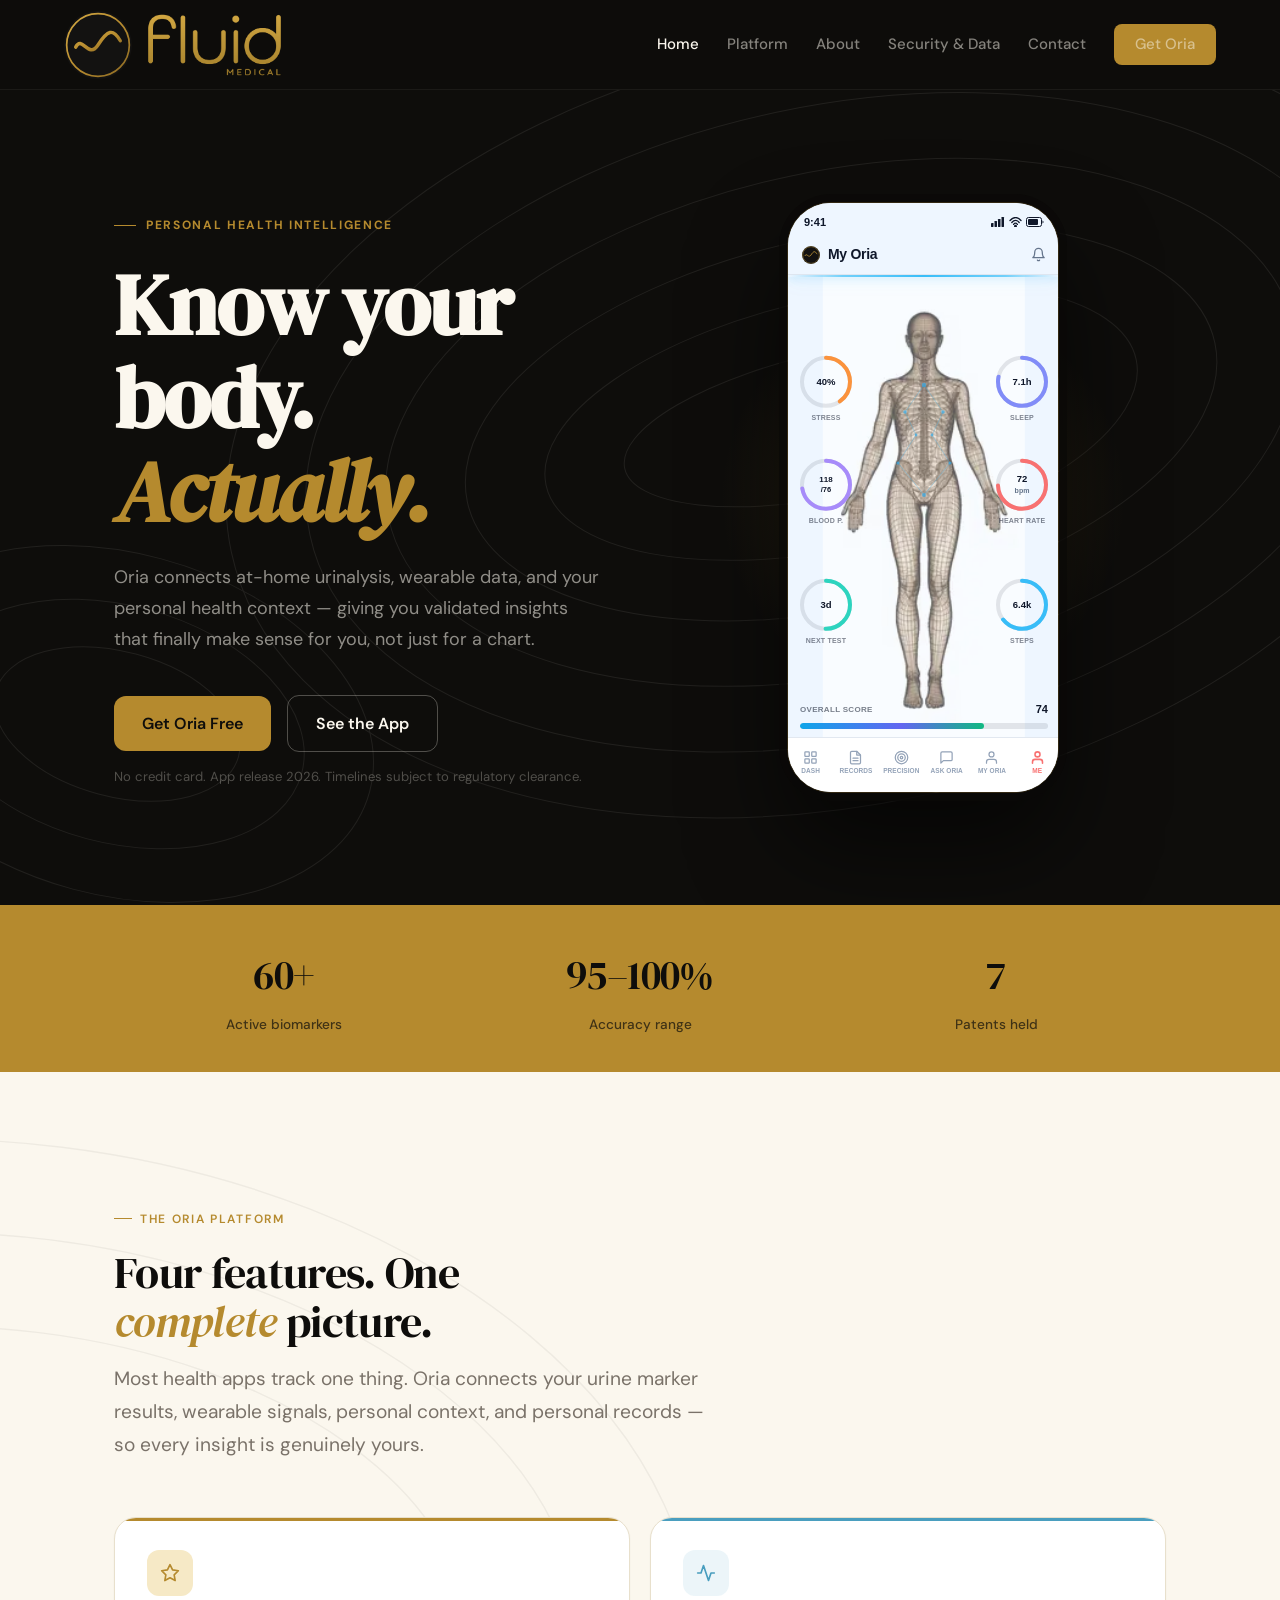
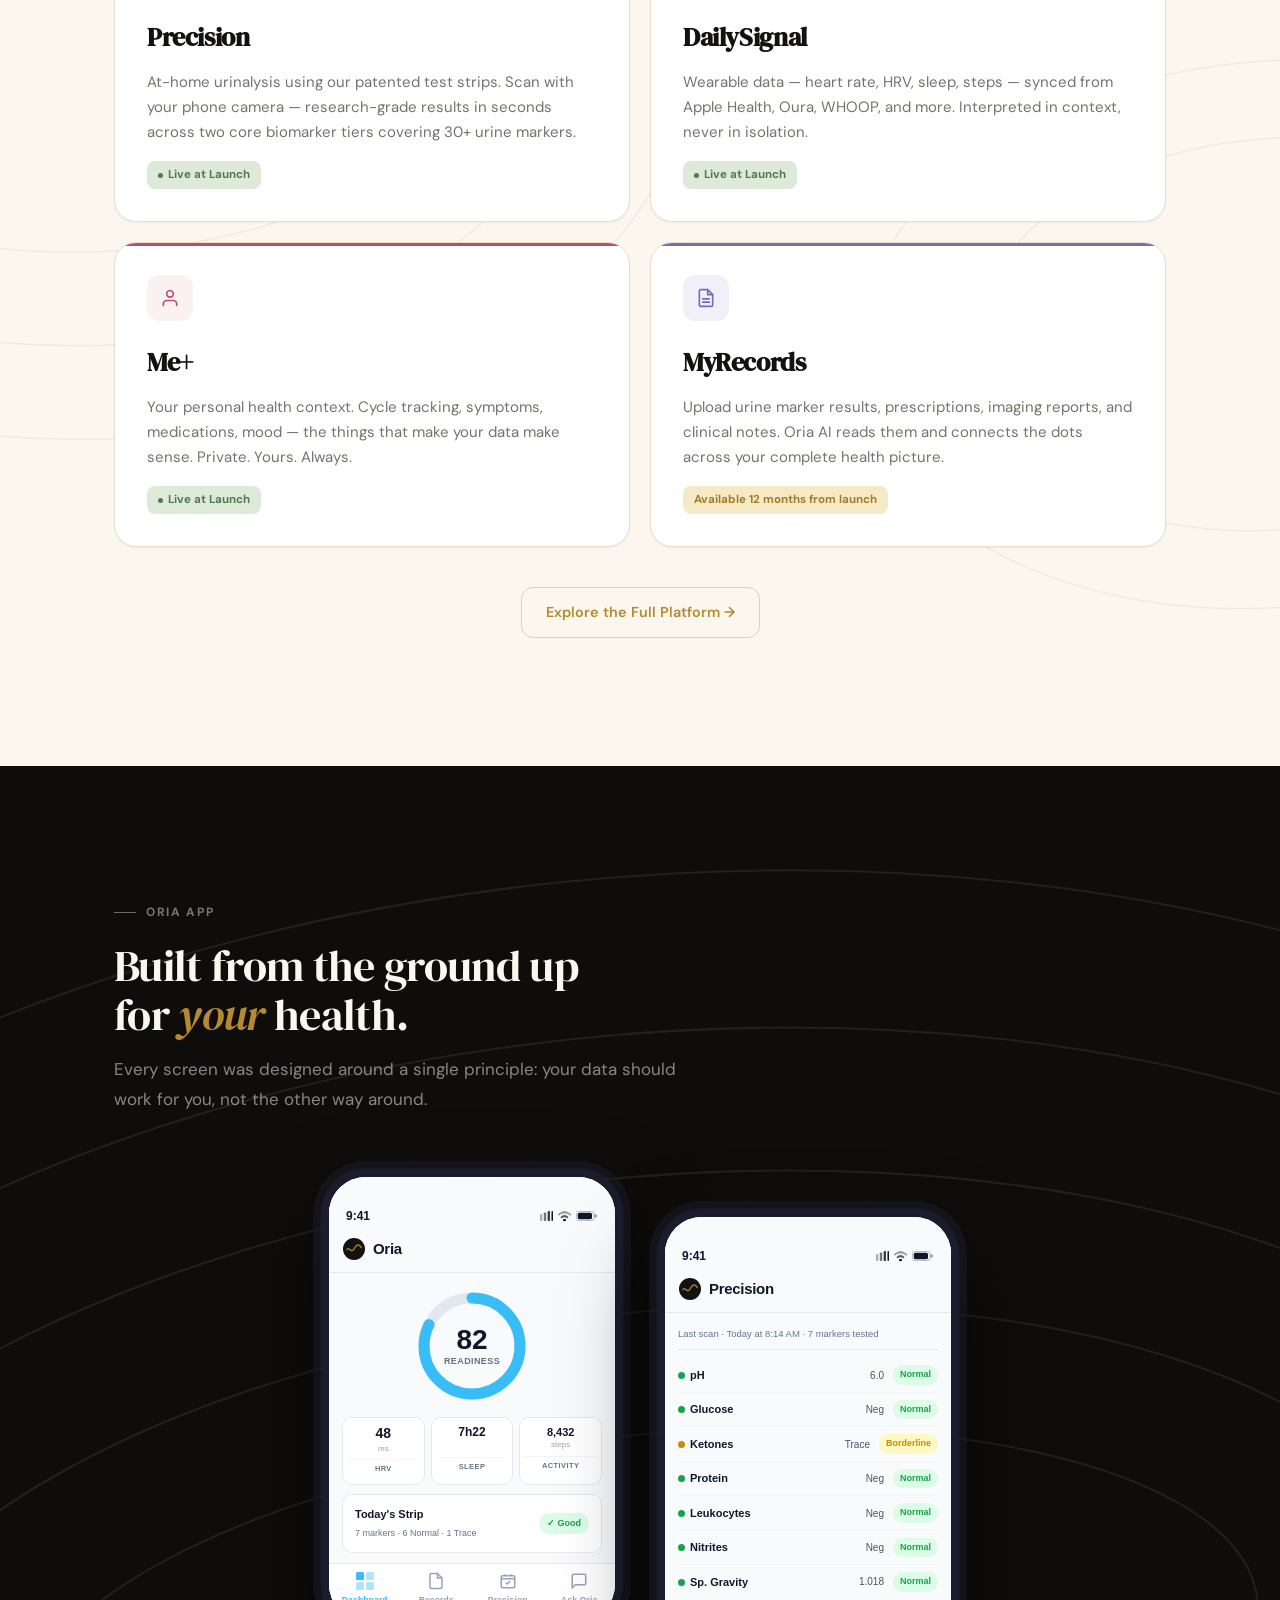
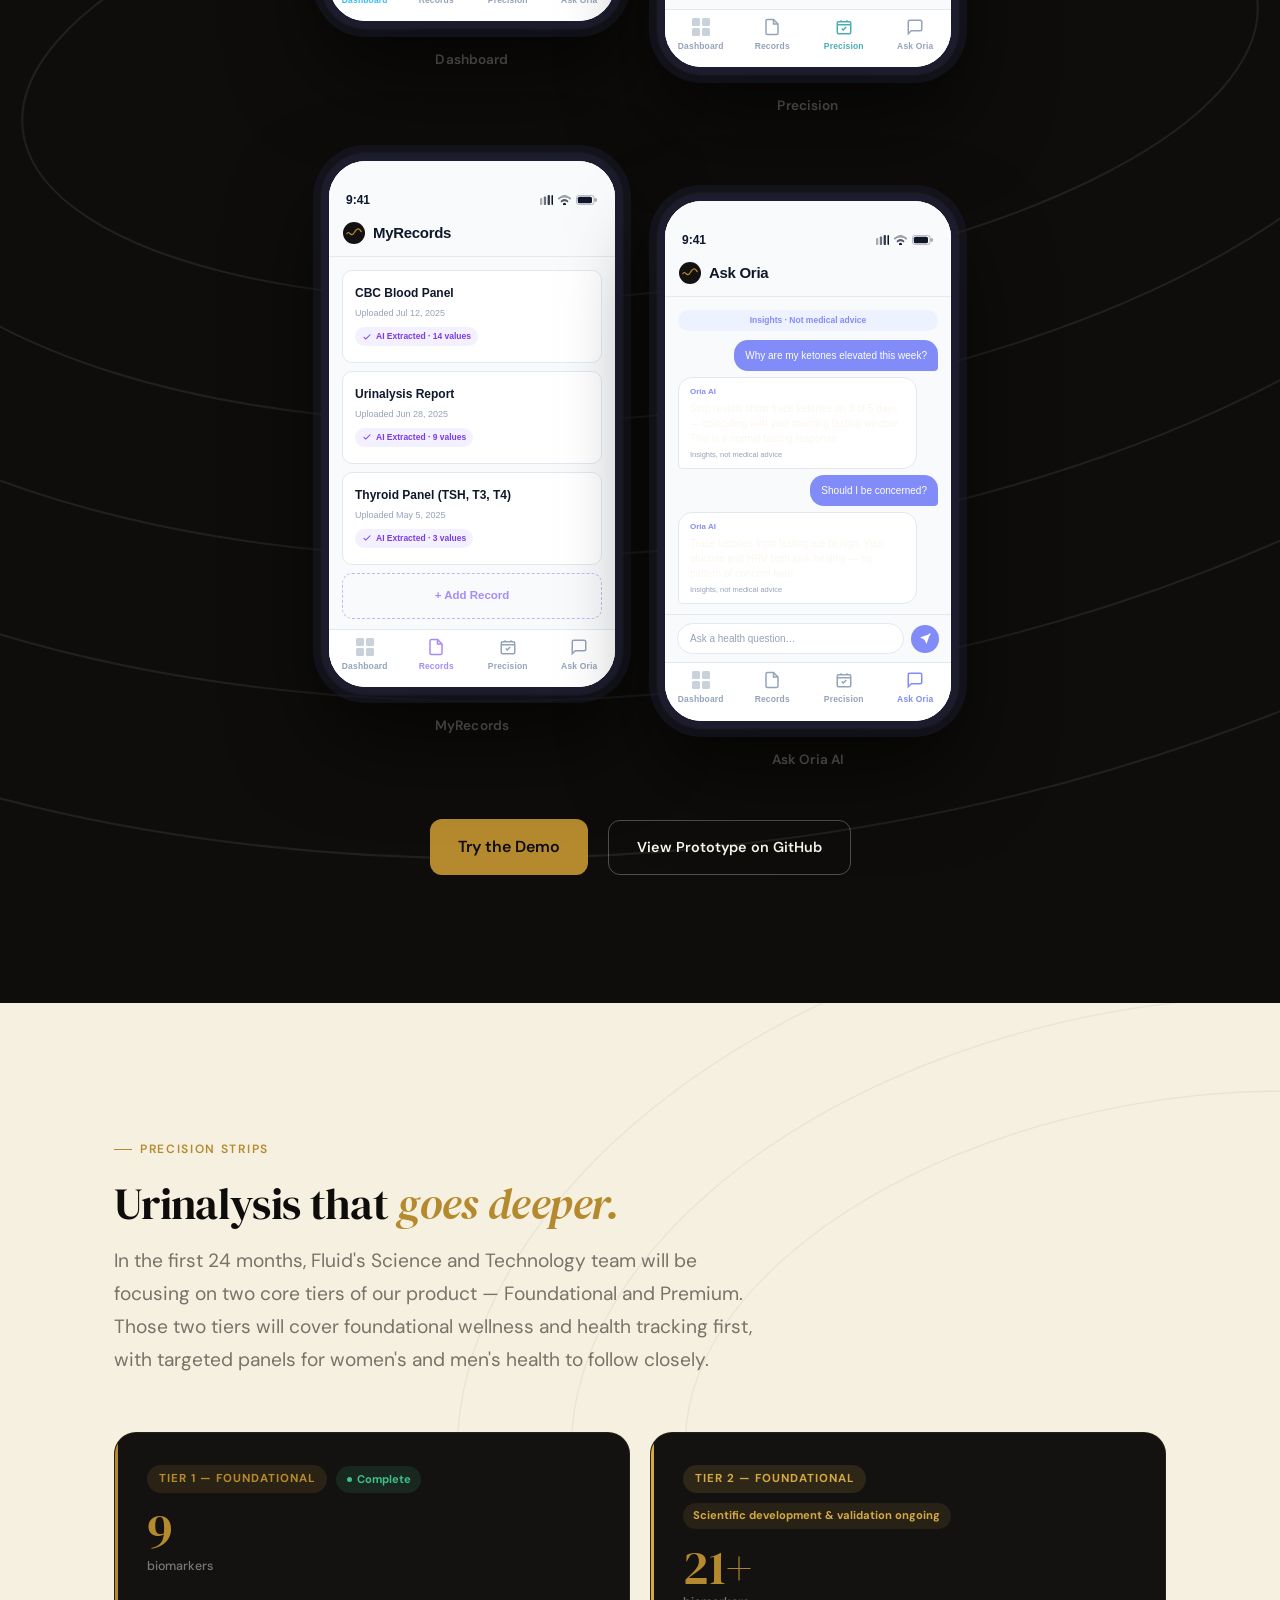
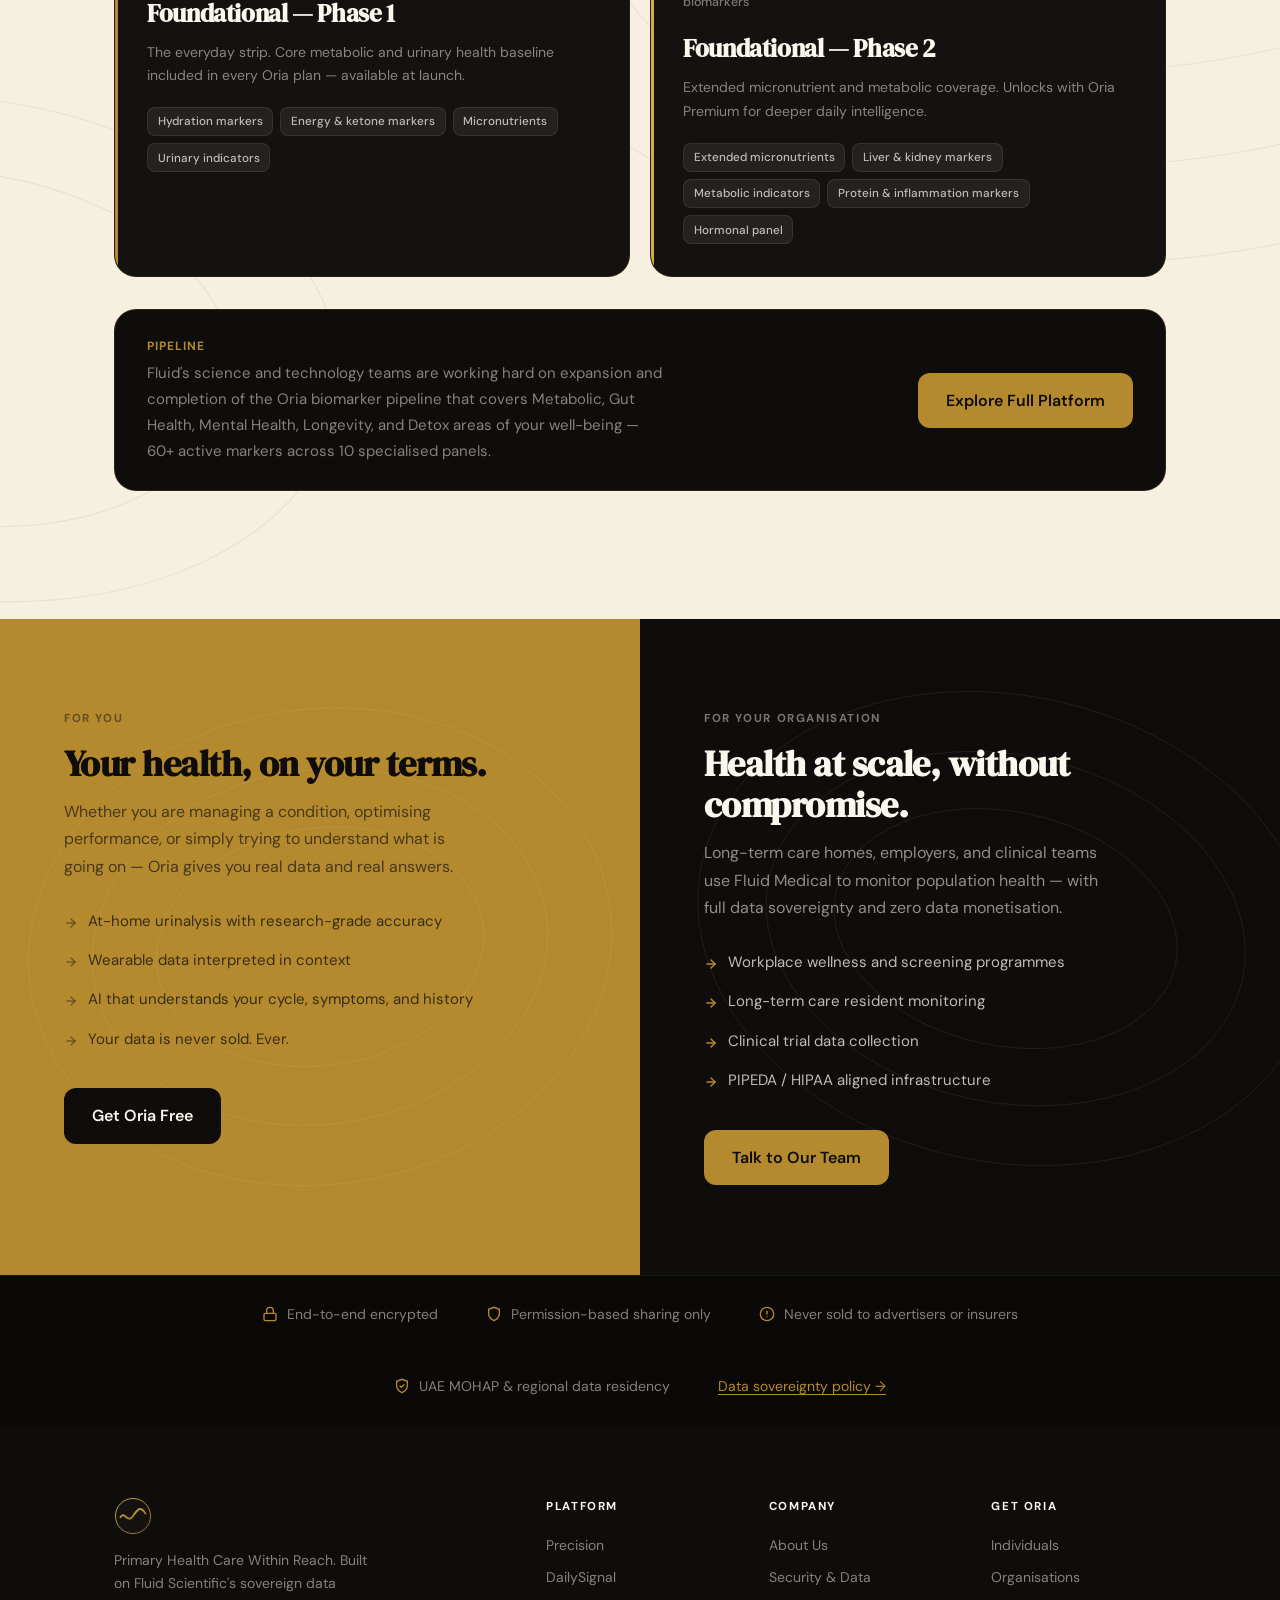
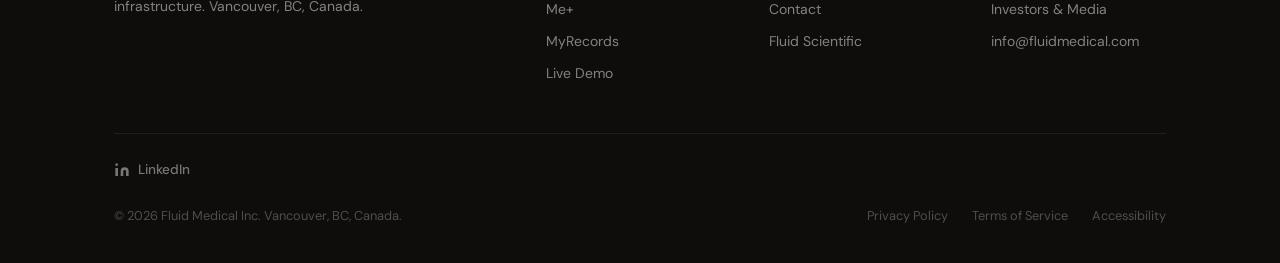
<file: index.html>
<!DOCTYPE html>
<html lang="en">
<head>
  <meta charset="utf-8">
  <meta name="viewport" content="width=device-width, initial-scale=1">
  <title>Fluid Medical</title>
  <meta name="description" content="Fluid Medical — loading homepage.">
  <meta http-equiv="refresh" content="0; url=fluidmedical-home.html">
  <link rel="canonical" href="fluidmedical-home.html">
  <style>
    html, body {
      margin: 0;
      height: 100%;
      font-family: -apple-system, BlinkMacSystemFont, "Segoe UI", Helvetica, Arial, sans-serif;
      background: #ffffff;
      color: #0b1f33;
    }
    .wrap {
      display: flex;
      align-items: center;
      justify-content: center;
      height: 100%;
      text-align: center;
      padding: 1.5rem;
    }
    .wrap p {
      font-size: 1rem;
      line-height: 1.5;
      max-width: 28rem;
    }
    a {
      color: #1a6cf5;
      text-decoration: none;
    }
    a:hover { text-decoration: underline; }
  </style>
  <script>
    // JS fallback in case meta-refresh is disabled
    window.location.replace("fluidmedical-home.html");
  </script>
</head>
<body>
  <main class="wrap">
    <p>
      Loading Fluid Medical&hellip;<br>
      If you are not redirected automatically,
      <a href="fluidmedical-home.html">continue to the homepage</a>.
    </p>
  </main>
</body>
</html>
</file>
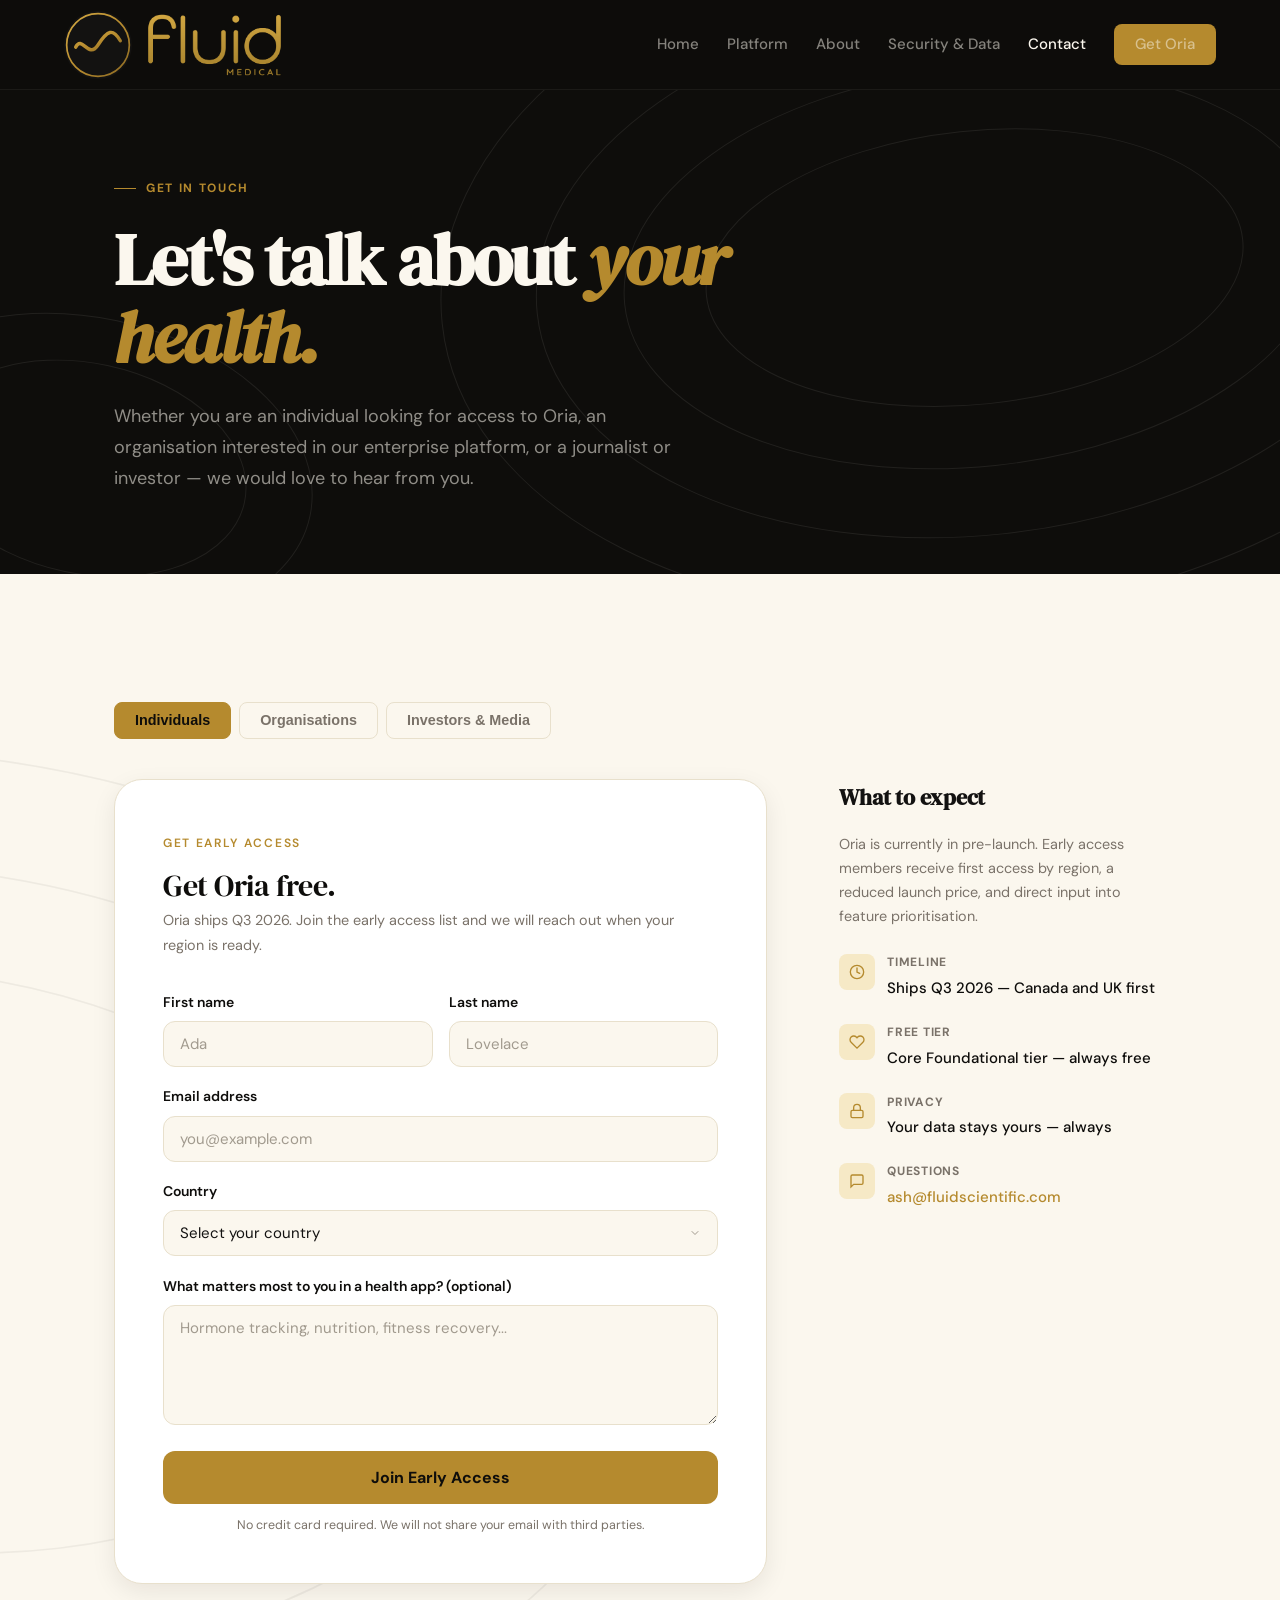
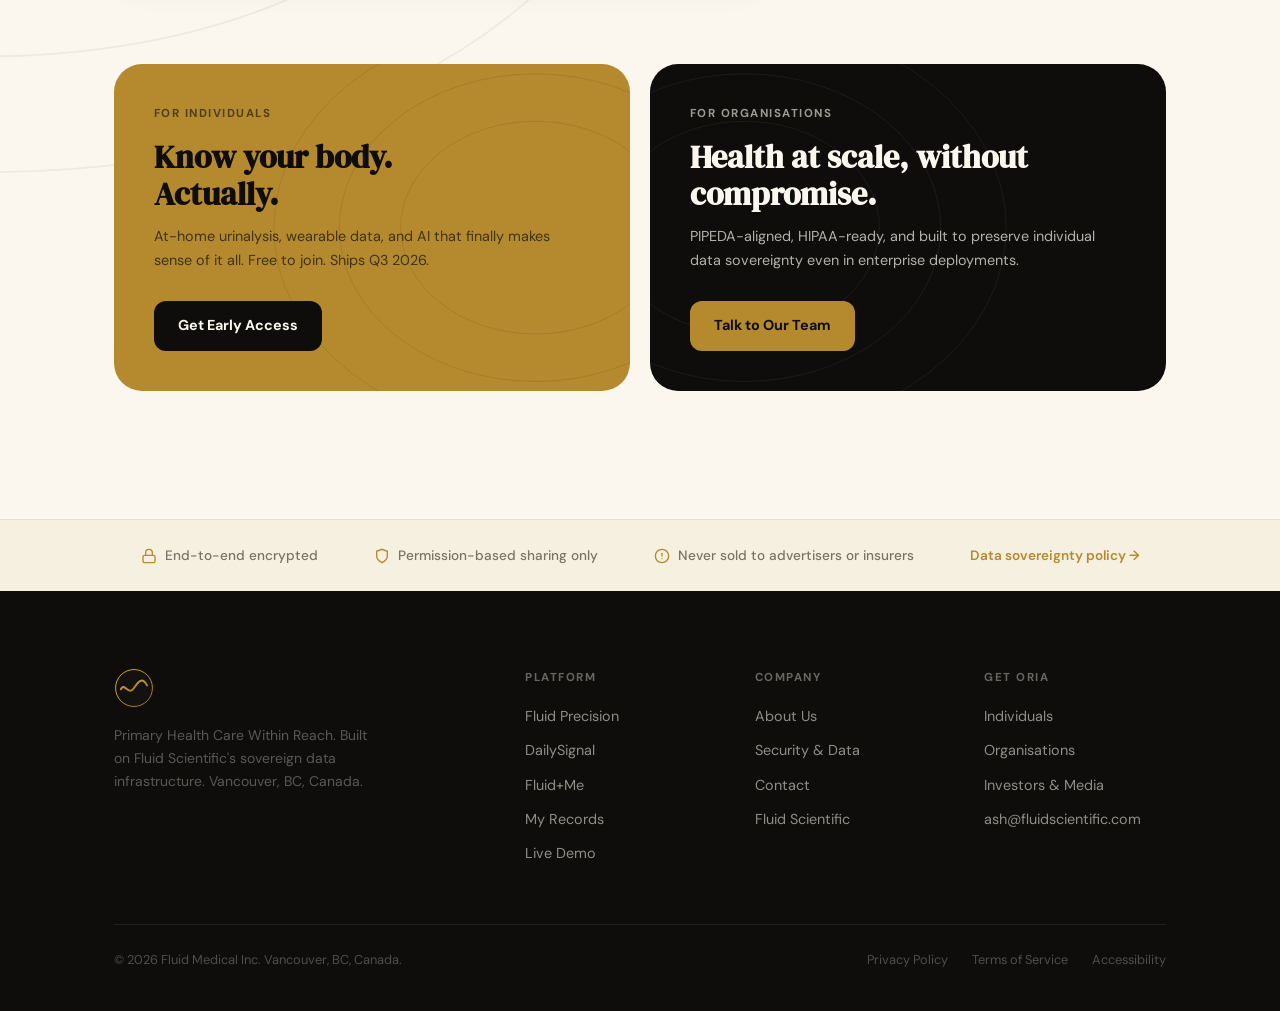
<file: 1505fluidmedical-contact.html>
<!DOCTYPE html>
<html lang="en">
<head>
<meta charset="UTF-8">
<meta name="viewport" content="width=device-width, initial-scale=1.0">
<title>Contact — Fluid Medical</title>
<link rel="stylesheet" href="colors_and_type.css">
<style>
*,*::before,*::after{box-sizing:border-box;margin:0;padding:0}
html{scroll-behavior:smooth}
body{font-family:var(--fm-font-sans);background:var(--fm-bg);color:var(--fm-fg);line-height:var(--fm-leading-relaxed);-webkit-font-smoothing:antialiased}
img{display:block;max-width:100%}
a{color:inherit;text-decoration:none}
ul{list-style:none}
.container{max-width:var(--fm-container);margin:0 auto;padding:0 clamp(1.5rem,5vw,4rem);position:relative;z-index:1}
.section-pad{padding:clamp(5rem,10vw,9rem) 0}
.topo{position:absolute;inset:0;pointer-events:none;z-index:0;overflow:hidden}
.topo svg{width:100%;height:100%}
.topo--ink{opacity:.08;color:var(--fm-cream-100)}
.topo--cream{opacity:.05;color:var(--fm-ink-800)}

/* NAV */
#nav{position:fixed;top:0;left:0;right:0;z-index:300;height:90px;display:flex;align-items:center;justify-content:space-between;padding:0 clamp(1.5rem,5vw,4rem);background:rgba(14,13,11,.96);backdrop-filter:blur(16px);border-bottom:1px solid rgba(251,247,238,.06);transition:box-shadow .22s}
#nav.scrolled{box-shadow:0 4px 32px rgba(14,13,11,.55)}
.nav-logo{display:flex;align-items:center;gap:11px}
.nav-mark{width:68px;height:68px;flex-shrink:0}
.nav-wordmark{height:68px;width:auto}
.nav-links{display:flex;align-items:center;gap:1.75rem}
.nav-links a{color:rgba(251,247,238,.5);font-size:.9375rem;font-weight:500;transition:color .15s}
.nav-links a:hover,.nav-links a.active{color:var(--fm-cream-100)}
.btn-nav{background:var(--fm-brand);color:var(--fm-ink-900);padding:.5rem 1.3rem;border-radius:var(--fm-r-sm);font-size:.9rem;font-weight:700;transition:background .15s,transform .15s}
.btn-nav:hover{background:var(--fm-brand-hover);transform:translateY(-1px);color:var(--fm-ink-900)}
.hamburger{display:none;flex-direction:column;gap:5px;cursor:pointer;background:none;border:none;padding:4px}
.hamburger span{display:block;width:22px;height:2px;background:var(--fm-cream-100);border-radius:2px}
.mob{display:none;position:fixed;top:90px;left:0;right:0;z-index:299;background:var(--fm-ink-900);padding:1.5rem 2rem 2rem;border-bottom:1px solid rgba(251,247,238,.08);flex-direction:column}
.mob.open{display:flex}
.mob a{color:var(--fm-cream-100);font-size:1rem;font-weight:500;padding:.7rem 0;border-bottom:1px solid rgba(251,247,238,.07)}
.mob .btn-nav{margin-top:.75rem;text-align:center;display:block;border:none}

/* PAGE HERO */
.page-hero{padding-top:calc(90px + 5rem);padding-bottom:5rem;background:var(--fm-ink-900);color:var(--fm-cream-100);position:relative;overflow:hidden}
.page-hero-eyebrow{display:inline-flex;align-items:center;gap:10px;font-size:.75rem;font-weight:700;letter-spacing:.14em;text-transform:uppercase;color:var(--fm-brand);margin-bottom:1.4rem}
.page-hero-eyebrow-line{width:22px;height:1px;background:var(--fm-brand)}
.page-hero h1{font-family:var(--fm-font-display);font-size:clamp(2.6rem,6vw,4.5rem);line-height:1.08;letter-spacing:-.025em;color:var(--fm-cream-100)}
.page-hero h1 em{font-style:italic;color:var(--fm-brand)}
.page-hero-lead{font-size:clamp(1rem,1.6vw,1.125rem);color:rgba(251,247,238,.55);max-width:580px;margin-top:1.5rem;line-height:1.72}

/* CONTACT TABS */
.contact-tabs{display:flex;gap:.5rem;margin-bottom:2.5rem}
.ctab{padding:.6rem 1.25rem;border-radius:var(--fm-r-sm);font-size:.9rem;font-weight:600;cursor:pointer;transition:background .15s,color .15s;border:1.5px solid var(--fm-border);background:transparent;color:var(--fm-fg-muted)}
.ctab.active,.ctab:hover{background:var(--fm-brand);color:var(--fm-ink-900);border-color:var(--fm-brand)}
.ctab-panel{display:none}
.ctab-panel.active{display:block}

/* FORM GRID */
.contact-grid{display:grid;grid-template-columns:2fr 1fr;gap:4.5rem;align-items:start}
.form-card{background:var(--fm-paper);border-radius:var(--fm-r-2xl);padding:clamp(2rem,4vw,3rem);border:1px solid var(--fm-border);box-shadow:var(--fm-shadow-3)}
.form-row{display:grid;grid-template-columns:1fr 1fr;gap:1rem}
.form-group{display:flex;flex-direction:column;gap:.45rem;margin-bottom:1.1rem}
.form-label{font-size:.875rem;font-weight:600;color:var(--fm-fg-strong)}
.form-input{width:100%;padding:.75rem 1rem;border-radius:var(--fm-r-md);border:1.5px solid var(--fm-border);background:var(--fm-bg);color:var(--fm-fg);font-family:var(--fm-font-sans);font-size:.9375rem;transition:border-color .15s,box-shadow .15s;outline:none}
.form-input:focus{border-color:var(--fm-brand);box-shadow:0 0 0 3px rgba(181,138,46,.12)}
.form-input::placeholder{color:var(--fm-fg-faint)}
select.form-input{cursor:pointer;appearance:none;background-image:url("data:image/svg+xml,%3Csvg xmlns='http://www.w3.org/2000/svg' width='12' height='12' viewBox='0 0 24 24' fill='none' stroke='%23A19A8E' stroke-width='2' stroke-linecap='round'%3E%3Cpolyline points='6 9 12 15 18 9'/%3E%3C/svg%3E");background-repeat:no-repeat;background-position:right 1rem center;padding-right:2.5rem}
textarea.form-input{resize:vertical;min-height:120px}
.form-submit{width:100%;padding:1rem;background:var(--fm-brand);color:var(--fm-ink-900);border:none;border-radius:var(--fm-r-md);font-family:var(--fm-font-sans);font-size:1rem;font-weight:700;cursor:pointer;transition:background .15s,transform .15s;margin-top:.5rem}
.form-submit:hover{background:var(--fm-brand-hover);transform:translateY(-1px)}
.form-note{font-size:.78rem;color:var(--fm-fg-muted);text-align:center;margin-top:.75rem;line-height:1.5}

/* SIDE INFO */
.contact-info h3{font-family:var(--fm-font-display);font-size:1.4rem;letter-spacing:-.01em;margin-bottom:1rem}
.contact-info p{font-size:.9rem;color:var(--fm-fg-muted);line-height:1.65;margin-bottom:1.5rem}
.info-item{display:flex;align-items:flex-start;gap:.75rem;margin-bottom:1.25rem}
.info-icon{width:36px;height:36px;border-radius:var(--fm-r-sm);background:var(--fm-brand-tint);display:flex;align-items:center;justify-content:center;flex-shrink:0;margin-top:.1rem}
.info-label{font-size:.75rem;font-weight:700;letter-spacing:.06em;text-transform:uppercase;color:var(--fm-fg-muted);margin-bottom:.2rem}
.info-value{font-size:.9375rem;font-weight:500;color:var(--fm-fg-strong)}
.info-value a{color:var(--fm-brand);transition:color .15s}
.info-value a:hover{color:var(--fm-brand-hover)}

/* CTA CARDS */
.cta-cards{display:grid;grid-template-columns:1fr 1fr;gap:1.25rem;margin-top:4rem}
.cta-card{border-radius:var(--fm-r-2xl);padding:2.5rem;position:relative;overflow:hidden}
.cta-card-ind{background:var(--fm-brand);color:var(--fm-ink-900)}
.cta-card-org{background:var(--fm-ink-900);color:var(--fm-cream-100)}
.cta-card .topo{z-index:0}
.cta-card>*:not(.topo){position:relative;z-index:1}
.cta-eyebrow{font-size:.72rem;font-weight:700;letter-spacing:.13em;text-transform:uppercase;margin-bottom:1rem;opacity:.6}
.cta-card h3{font-family:var(--fm-font-display);font-size:clamp(1.5rem,2.5vw,2rem);line-height:1.15;margin-bottom:.75rem}
.cta-card p{font-size:.9rem;line-height:1.65;opacity:.7;margin-bottom:1.75rem}
.cta-card .btn-cta{display:inline-flex;align-items:center;gap:8px;padding:.8rem 1.5rem;border-radius:var(--fm-r-md);font-family:var(--fm-font-sans);font-size:.9rem;font-weight:700;text-decoration:none;transition:transform .15s}
.cta-card .btn-cta:hover{transform:translateY(-2px)}
.cta-card-ind .btn-cta{background:var(--fm-ink-900);color:var(--fm-cream-100)}
.cta-card-org .btn-cta{background:var(--fm-brand);color:var(--fm-ink-900)}

/* PRIVACY STRIP */
.privacy-strip{background:var(--fm-cream-200);border-top:1px solid var(--fm-border)}
.privacy-inner{display:flex;align-items:center;justify-content:center;flex-wrap:wrap;gap:2rem 3.5rem;padding:1.5rem 0}
.privacy-item{display:flex;align-items:center;gap:.5rem;font-size:.85rem;font-weight:500;color:var(--fm-fg-muted)}
.privacy-icon{color:var(--fm-brand);flex-shrink:0}
.privacy-link{color:var(--fm-brand);font-weight:600;font-size:.85rem}

/* FOOTER */
footer{background:var(--fm-ink-900);padding:clamp(3rem,6vw,5rem) 0 2.5rem}
.footer-grid{display:grid;grid-template-columns:2fr 1fr 1fr 1fr;gap:3rem;margin-bottom:3rem}
.footer-mark{width:40px;height:40px;margin-bottom:1rem}
.footer-tagline{color:rgba(251,247,238,.32);font-size:.875rem;line-height:1.65;max-width:260px;margin-top:.5rem}
.footer-col h5{color:rgba(251,247,238,.38);font-size:.72rem;font-weight:700;letter-spacing:.13em;text-transform:uppercase;margin-bottom:1rem}
.footer-col a{display:block;color:rgba(251,247,238,.55);font-size:.9rem;margin-bottom:.6rem;transition:color .15s}
.footer-col a:hover{color:var(--fm-cream-100)}
.footer-bottom{border-top:1px solid rgba(251,247,238,.07);padding-top:1.5rem;display:flex;justify-content:space-between;align-items:center;flex-wrap:wrap;gap:1rem}
.footer-copy{color:rgba(251,247,238,.28);font-size:.8rem}
.footer-legal{display:flex;gap:1.5rem}
.footer-legal a{color:rgba(251,247,238,.28);font-size:.8rem;transition:color .15s}
.footer-legal a:hover{color:rgba(251,247,238,.55)}

@media(max-width:860px){.contact-grid{grid-template-columns:1fr}.cta-cards{grid-template-columns:1fr}}
@media(max-width:640px){.nav-links{display:none}.hamburger{display:flex}.form-row{grid-template-columns:1fr}.footer-grid{grid-template-columns:1fr 1fr;gap:2rem}.privacy-inner{flex-direction:column;align-items:flex-start;padding:0 2rem;gap:.85rem}}
@media(max-width:500px){.footer-grid{grid-template-columns:1fr}}
</style>
</head>
<body>

<!-- NAV -->
<nav id="nav">
  <a href="fluidmedical-home.html" class="nav-logo" aria-label="Fluid Medical">
    <div class="nav-mark">
      <svg xmlns="http://www.w3.org/2000/svg" viewBox="0 0 64 64"><defs><linearGradient id="nm" x1="0" y1="0" x2="1" y2="1"><stop offset="0%" stop-color="#D4A943"/><stop offset="55%" stop-color="#B58A2E"/><stop offset="100%" stop-color="#8A6822"/></linearGradient></defs><circle cx="32" cy="32" r="32" fill="#131211"/><circle cx="32" cy="32" r="29.5" fill="none" stroke="url(#nm)" stroke-width="1.6"/><path d="M11 34 C 17 22, 23 46, 32 32 S 46 16, 53 28" fill="none" stroke="url(#nm)" stroke-width="3.2" stroke-linecap="round"/></svg>
    </div>
    <img src="assets/wordmarks/fluid-medical-wordmark-brass.png" alt="Fluid Medical" class="nav-wordmark">
  </a>
  <div class="nav-links">
    <a href="fluidmedical-home.html">Home</a>
    <a href="fluidmedical-platform.html">Platform</a>
    <a href="fluidmedical-about.html">About</a>
    <a href="fluidmedical-security.html">Security &amp; Data</a>
    <a href="fluidmedical-contact.html" class="active">Contact</a>
    <a href="fluidmedical-contact.html" class="btn-nav">Get Oria</a>
  </div>
  <button class="hamburger" onclick="toggleMenu()" aria-label="Menu"><span></span><span></span><span></span></button>
</nav>
<div class="mob" id="mob">
  <a href="fluidmedical-home.html">Home</a>
  <a href="fluidmedical-platform.html">Platform</a>
  <a href="fluidmedical-about.html">About</a>
  <a href="fluidmedical-security.html">Security &amp; Data</a>
  <a href="fluidmedical-contact.html">Contact</a>
  <a href="fluidmedical-contact.html" class="btn-nav">Get Oria</a>
</div>

<!-- PAGE HERO -->
<section class="page-hero">
  <div class="topo topo--ink">
    <svg xmlns="http://www.w3.org/2000/svg" viewBox="0 0 1400 600" preserveAspectRatio="xMidYMid slice"><g fill="none" stroke="currentColor" stroke-width="1"><ellipse cx="1050" cy="280" rx="560" ry="360" transform="rotate(-6 1050 280)"/><ellipse cx="1050" cy="280" rx="460" ry="280" transform="rotate(-6 1050 280)"/><ellipse cx="1050" cy="280" rx="368" ry="208" transform="rotate(-6 1050 280)"/><ellipse cx="1050" cy="280" rx="282" ry="143" transform="rotate(-6 1050 280)"/><ellipse cx="120" cy="490" rx="240" ry="158" transform="rotate(12 120 490)"/><ellipse cx="120" cy="490" rx="170" ry="110" transform="rotate(12 120 490)"/></g></svg>
  </div>
  <div class="container">
    <div style="max-width:680px">
      <div class="page-hero-eyebrow"><span class="page-hero-eyebrow-line"></span>Get in Touch</div>
      <h1>Let's talk about <em>your health.</em></h1>
      <p class="page-hero-lead">Whether you are an individual looking for access to Oria, an organisation interested in our enterprise platform, or a journalist or investor — we would love to hear from you.</p>
    </div>
  </div>
</section>

<!-- CONTACT FORMS -->
<section class="section-pad" style="position:relative;overflow:hidden">
  <div class="topo topo--cream">
    <svg xmlns="http://www.w3.org/2000/svg" viewBox="0 0 1400 900" preserveAspectRatio="xMidYMid slice"><g fill="none" stroke="currentColor" stroke-width="1"><ellipse cx="280" cy="400" rx="440" ry="295" transform="rotate(7 280 400)"/><ellipse cx="280" cy="400" rx="355" ry="228" transform="rotate(7 280 400)"/><ellipse cx="280" cy="400" rx="275" ry="168" transform="rotate(7 280 400)"/></g></svg>
  </div>
  <div class="container">
    <div class="contact-tabs" id="tabs">
      <button class="ctab active" onclick="switchTab('individuals')">Individuals</button>
      <button class="ctab" onclick="switchTab('organisations')">Organisations</button>
      <button class="ctab" onclick="switchTab('media')">Investors &amp; Media</button>
    </div>

    <!-- INDIVIDUALS -->
    <div class="ctab-panel active" id="individuals">
      <div class="contact-grid">
        <div class="form-card">
          <div class="fm-eyebrow no-rule" style="margin-bottom:1rem">Get Early Access</div>
          <h2 class="fm-h3" style="margin-bottom:.35rem">Get Oria free.</h2>
          <p style="font-size:.9rem;color:var(--fm-fg-muted);margin-bottom:2rem">Oria ships Q3 2026. Join the early access list and we will reach out when your region is ready.</p>
          <form onsubmit="handleSubmit(event,'ind-confirm')">
            <div class="form-row">
              <div class="form-group">
                <label class="form-label">First name</label>
                <input type="text" class="form-input" placeholder="Ada" required>
              </div>
              <div class="form-group">
                <label class="form-label">Last name</label>
                <input type="text" class="form-input" placeholder="Lovelace" required>
              </div>
            </div>
            <div class="form-group">
              <label class="form-label">Email address</label>
              <input type="email" class="form-input" placeholder="you@example.com" required>
            </div>
            <div class="form-group">
              <label class="form-label">Country</label>
              <select class="form-input">
                <option value="">Select your country</option>
                <option>Canada</option>
                <option>United States</option>
                <option>United Kingdom</option>
                <option>Australia</option>
                <option>New Zealand</option>
                <option>Other</option>
              </select>
            </div>
            <div class="form-group">
              <label class="form-label">What matters most to you in a health app? (optional)</label>
              <textarea class="form-input" placeholder="Hormone tracking, nutrition, fitness recovery..."></textarea>
            </div>
            <button type="submit" class="form-submit">Join Early Access</button>
            <p class="form-note" id="ind-confirm" style="display:none;color:var(--fm-success);font-weight:600">You are on the list. We will be in touch before launch.</p>
            <p class="form-note">No credit card required. We will not share your email with third parties.</p>
          </form>
        </div>

        <div class="contact-info">
          <h3>What to expect</h3>
          <p>Oria is currently in pre-launch. Early access members receive first access by region, a reduced launch price, and direct input into feature prioritisation.</p>
          <div class="info-item">
            <div class="info-icon"><svg width="16" height="16" viewBox="0 0 24 24" fill="none" stroke="var(--fm-brand)" stroke-width="2" stroke-linecap="round"><circle cx="12" cy="12" r="10"/><polyline points="12 6 12 12 16 14"/></svg></div>
            <div><div class="info-label">Timeline</div><div class="info-value">Ships Q3 2026 — Canada and UK first</div></div>
          </div>
          <div class="info-item">
            <div class="info-icon"><svg width="16" height="16" viewBox="0 0 24 24" fill="none" stroke="var(--fm-brand)" stroke-width="2" stroke-linecap="round"><path d="M20.84 4.61a5.5 5.5 0 00-7.78 0L12 5.67l-1.06-1.06a5.5 5.5 0 00-7.78 7.78l1.06 1.06L12 21.23l7.78-7.78 1.06-1.06a5.5 5.5 0 000-7.78z"/></svg></div>
            <div><div class="info-label">Free tier</div><div class="info-value">Core Foundational tier — always free</div></div>
          </div>
          <div class="info-item">
            <div class="info-icon"><svg width="16" height="16" viewBox="0 0 24 24" fill="none" stroke="var(--fm-brand)" stroke-width="2" stroke-linecap="round"><rect x="3" y="11" width="18" height="11" rx="2"/><path d="M7 11V7a5 5 0 0110 0v4"/></svg></div>
            <div><div class="info-label">Privacy</div><div class="info-value">Your data stays yours — always</div></div>
          </div>
          <div class="info-item">
            <div class="info-icon"><svg width="16" height="16" viewBox="0 0 24 24" fill="none" stroke="var(--fm-brand)" stroke-width="2" stroke-linecap="round"><path d="M21 15a2 2 0 01-2 2H7l-4 4V5a2 2 0 012-2h14a2 2 0 012 2z"/></svg></div>
            <div><div class="info-label">Questions</div><div class="info-value"><a href="mailto:ash@fluidscientific.com">ash@fluidscientific.com</a></div></div>
          </div>
        </div>
      </div>
    </div>

    <!-- ORGANISATIONS -->
    <div class="ctab-panel" id="organisations">
      <div class="contact-grid">
        <div class="form-card">
          <div class="fm-eyebrow no-rule" style="margin-bottom:1rem">Enterprise Enquiry</div>
          <h2 class="fm-h3" style="margin-bottom:.35rem">Talk to our team.</h2>
          <p style="font-size:.9rem;color:var(--fm-fg-muted);margin-bottom:2rem">We work with long-term care homes, employers, and clinical teams. Tell us about your programme and we will come back within one business day.</p>
          <form onsubmit="handleSubmit(event,'org-confirm')">
            <div class="form-row">
              <div class="form-group">
                <label class="form-label">Name</label>
                <input type="text" class="form-input" placeholder="Your name" required>
              </div>
              <div class="form-group">
                <label class="form-label">Organisation</label>
                <input type="text" class="form-input" placeholder="Organisation name" required>
              </div>
            </div>
            <div class="form-group">
              <label class="form-label">Work email</label>
              <input type="email" class="form-input" placeholder="you@organisation.com" required>
            </div>
            <div class="form-group">
              <label class="form-label">Organisation type</label>
              <select class="form-input">
                <option value="">Select type</option>
                <option>Long-term care / aged care</option>
                <option>Employer wellness programme</option>
                <option>Clinical research / trials</option>
                <option>Primary care / GP practice</option>
                <option>Hospital / health system</option>
                <option>Occupational health</option>
                <option>Other</option>
              </select>
            </div>
            <div class="form-group">
              <label class="form-label">Approximate programme size</label>
              <select class="form-input">
                <option value="">Select range</option>
                <option>1–50 individuals</option>
                <option>50–250 individuals</option>
                <option>250–1,000 individuals</option>
                <option>1,000+ individuals</option>
              </select>
            </div>
            <div class="form-group">
              <label class="form-label">Tell us about your programme</label>
              <textarea class="form-input" placeholder="What are you trying to accomplish? Any specific requirements around data sovereignty, integration, or compliance?"></textarea>
            </div>
            <button type="submit" class="form-submit">Send Enquiry</button>
            <p class="form-note" id="org-confirm" style="display:none;color:var(--fm-success);font-weight:600">Received. We will be in touch within one business day.</p>
            <p class="form-note">We respond within one business day. No sales scripts — just a conversation.</p>
          </form>
        </div>

        <div class="contact-info">
          <h3>What we offer organisations</h3>
          <p>Our enterprise platform is purpose-built for population health monitoring without compromising individual data sovereignty.</p>
          <div class="info-item">
            <div class="info-icon"><svg width="16" height="16" viewBox="0 0 24 24" fill="none" stroke="var(--fm-brand)" stroke-width="2" stroke-linecap="round"><path d="M17 21v-2a4 4 0 00-4-4H5a4 4 0 00-4 4v2"/><circle cx="9" cy="7" r="4"/><path d="M23 21v-2a4 4 0 00-3-3.87M16 3.13a4 4 0 010 7.75"/></svg></div>
            <div><div class="info-label">Deployment</div><div class="info-value">White-label or Fluid Medical branded</div></div>
          </div>
          <div class="info-item">
            <div class="info-icon"><svg width="16" height="16" viewBox="0 0 24 24" fill="none" stroke="var(--fm-brand)" stroke-width="2" stroke-linecap="round"><path d="M12 22s8-4 8-10V5l-8-3-8 3v7c0 6 8 10 8 10z"/></svg></div>
            <div><div class="info-label">Compliance</div><div class="info-value">PIPEDA, HIPAA-aligned, BAAs available</div></div>
          </div>
          <div class="info-item">
            <div class="info-icon"><svg width="16" height="16" viewBox="0 0 24 24" fill="none" stroke="var(--fm-brand)" stroke-width="2" stroke-linecap="round"><polyline points="22 12 18 12 15 21 9 3 6 12 2 12"/></svg></div>
            <div><div class="info-label">Analytics</div><div class="info-value">Population-level aggregate dashboards only — individual sovereignty preserved</div></div>
          </div>
          <div class="info-item">
            <div class="info-icon"><svg width="16" height="16" viewBox="0 0 24 24" fill="none" stroke="var(--fm-brand)" stroke-width="2" stroke-linecap="round"><path d="M21 15a2 2 0 01-2 2H7l-4 4V5a2 2 0 012-2h14a2 2 0 012 2z"/></svg></div>
            <div><div class="info-label">Direct contact</div><div class="info-value"><a href="mailto:ash@fluidscientific.com">ash@fluidscientific.com</a></div></div>
          </div>
        </div>
      </div>
    </div>

    <!-- INVESTORS & MEDIA -->
    <div class="ctab-panel" id="media">
      <div class="contact-grid">
        <div class="form-card">
          <div class="fm-eyebrow no-rule" style="margin-bottom:1rem">Media &amp; Investment</div>
          <h2 class="fm-h3" style="margin-bottom:.35rem">Speak with the founders.</h2>
          <p style="font-size:.9rem;color:var(--fm-fg-muted);margin-bottom:2rem">For press enquiries, investor conversations, or partnership discussions — reach out directly. We respond to every genuine enquiry.</p>
          <form onsubmit="handleSubmit(event,'med-confirm')">
            <div class="form-row">
              <div class="form-group">
                <label class="form-label">Name</label>
                <input type="text" class="form-input" placeholder="Your name" required>
              </div>
              <div class="form-group">
                <label class="form-label">Organisation</label>
                <input type="text" class="form-input" placeholder="Publication or firm name">
              </div>
            </div>
            <div class="form-group">
              <label class="form-label">Email</label>
              <input type="email" class="form-input" placeholder="you@example.com" required>
            </div>
            <div class="form-group">
              <label class="form-label">Enquiry type</label>
              <select class="form-input">
                <option value="">Select type</option>
                <option>Press / media</option>
                <option>Investment enquiry</option>
                <option>Partnership / licensing</option>
                <option>Speaking / events</option>
                <option>Other</option>
              </select>
            </div>
            <div class="form-group">
              <label class="form-label">Tell us more</label>
              <textarea class="form-input" placeholder="What would you like to discuss?"></textarea>
            </div>
            <button type="submit" class="form-submit">Send Message</button>
            <p class="form-note" id="med-confirm" style="display:none;color:var(--fm-success);font-weight:600">Message received. We will be in touch shortly.</p>
          </form>
        </div>

        <div class="contact-info">
          <h3>For press and investors</h3>
          <p>Fluid Medical is a pre-Series A company headquartered in Vancouver, BC. We are building the infrastructure layer for personal health data sovereignty.</p>
          <div class="info-item">
            <div class="info-icon"><svg width="16" height="16" viewBox="0 0 24 24" fill="none" stroke="var(--fm-brand)" stroke-width="2" stroke-linecap="round"><path d="M21 15a2 2 0 01-2 2H7l-4 4V5a2 2 0 012-2h14a2 2 0 012 2z"/></svg></div>
            <div><div class="info-label">Press contact</div><div class="info-value"><a href="mailto:ash@fluidscientific.com">ash@fluidscientific.com</a></div></div>
          </div>
          <div class="info-item">
            <div class="info-icon"><svg width="16" height="16" viewBox="0 0 24 24" fill="none" stroke="var(--fm-brand)" stroke-width="2" stroke-linecap="round"><path d="M21 10c0 7-9 13-9 13s-9-6-9-13a9 9 0 0118 0z"/><circle cx="12" cy="10" r="3"/></svg></div>
            <div><div class="info-label">Headquarters</div><div class="info-value">Vancouver, BC, Canada</div></div>
          </div>
          <div class="info-item">
            <div class="info-icon"><svg width="16" height="16" viewBox="0 0 24 24" fill="none" stroke="var(--fm-brand)" stroke-width="2" stroke-linecap="round"><path d="M9 19c-5 1.5-5-2.5-7-3m14 6v-3.87a3.37 3.37 0 00-.94-2.61c3.14-.35 6.44-1.54 6.44-7A5.44 5.44 0 0020 4.77 5.07 5.07 0 0019.91 1S18.73.65 16 2.48a13.38 13.38 0 00-7 0C6.27.65 5.09 1 5.09 1A5.07 5.07 0 005 4.77a5.44 5.44 0 00-1.5 3.78c0 5.42 3.3 6.61 6.44 7A3.37 3.37 0 009 18.13V22"/></svg></div>
            <div><div class="info-label">Open source</div><div class="info-value"><a href="https://github.com/Ash-Fluid/Wave2.0" target="_blank" rel="noopener" style="color:var(--fm-brand)">Oria prototype on GitHub</a></div></div>
          </div>
        </div>
      </div>
    </div>

    <!-- BOTTOM CTA CARDS -->
    <div class="cta-cards" style="margin-top:5rem">
      <div class="cta-card cta-card-ind">
        <div class="topo"><svg xmlns="http://www.w3.org/2000/svg" viewBox="0 0 600 400"><g fill="none" stroke="#131211" stroke-width="1" opacity=".12"><ellipse cx="500" cy="200" rx="320" ry="250"/><ellipse cx="500" cy="200" rx="240" ry="188"/><ellipse cx="500" cy="200" rx="165" ry="130"/></g></svg></div>
        <div class="cta-eyebrow">For Individuals</div>
        <h3>Know your body.<br>Actually.</h3>
        <p>At-home urinalysis, wearable data, and AI that finally makes sense of it all. Free to join. Ships Q3 2026.</p>
        <a href="#" onclick="switchTab('individuals');window.scrollTo({top:document.getElementById('tabs').getBoundingClientRect().top+scrollY-90,behavior:'smooth'});return false" class="btn-cta">Get Early Access</a>
      </div>
      <div class="cta-card cta-card-org">
        <div class="topo"><svg xmlns="http://www.w3.org/2000/svg" viewBox="0 0 600 400"><g fill="none" stroke="white" stroke-width="1" opacity=".07"><ellipse cx="100" cy="200" rx="320" ry="250"/><ellipse cx="100" cy="200" rx="240" ry="188"/><ellipse cx="100" cy="200" rx="165" ry="130"/></g></svg></div>
        <div class="cta-eyebrow">For Organisations</div>
        <h3>Health at scale, without compromise.</h3>
        <p>PIPEDA-aligned, HIPAA-ready, and built to preserve individual data sovereignty even in enterprise deployments.</p>
        <a href="#" onclick="switchTab('organisations');window.scrollTo({top:document.getElementById('tabs').getBoundingClientRect().top+scrollY-90,behavior:'smooth'});return false" class="btn-cta">Talk to Our Team</a>
      </div>
    </div>
  </div>
</section>

<!-- PRIVACY STRIP -->
<div class="privacy-strip">
  <div class="container">
    <div class="privacy-inner">
      <div class="privacy-item"><svg class="privacy-icon" width="16" height="16" viewBox="0 0 24 24" fill="none" stroke="currentColor" stroke-width="2" stroke-linecap="round"><rect x="3" y="11" width="18" height="11" rx="2"/><path d="M7 11V7a5 5 0 0110 0v4"/></svg><span>End-to-end encrypted</span></div>
      <div class="privacy-item"><svg class="privacy-icon" width="16" height="16" viewBox="0 0 24 24" fill="none" stroke="currentColor" stroke-width="2" stroke-linecap="round"><path d="M12 22s8-4 8-10V5l-8-3-8 3v7c0 6 8 10 8 10z"/></svg><span>Permission-based sharing only</span></div>
      <div class="privacy-item"><svg class="privacy-icon" width="16" height="16" viewBox="0 0 24 24" fill="none" stroke="currentColor" stroke-width="2" stroke-linecap="round"><circle cx="12" cy="12" r="10"/><line x1="12" y1="8" x2="12" y2="12"/><line x1="12" y1="16" x2="12.01" y2="16"/></svg><span>Never sold to advertisers or insurers</span></div>
      <div class="privacy-item"><a href="fluidmedical-security.html" class="privacy-link">Data sovereignty policy →</a></div>
    </div>
  </div>
</div>

<!-- FOOTER -->
<footer>
  <div class="container">
    <div class="footer-grid">
      <div>
        <div class="footer-mark"><svg xmlns="http://www.w3.org/2000/svg" viewBox="0 0 64 64"><defs><linearGradient id="ff" x1="0" y1="0" x2="1" y2="1"><stop offset="0%" stop-color="#D4A943"/><stop offset="55%" stop-color="#B58A2E"/><stop offset="100%" stop-color="#8A6822"/></linearGradient></defs><circle cx="32" cy="32" r="32" fill="#131211"/><circle cx="32" cy="32" r="29.5" fill="none" stroke="url(#ff)" stroke-width="1.6"/><path d="M11 34 C 17 22, 23 46, 32 32 S 46 16, 53 28" fill="none" stroke="url(#ff)" stroke-width="3.2" stroke-linecap="round"/></svg></div>
        <p class="footer-tagline">Primary Health Care Within Reach. Built on Fluid Scientific's sovereign data infrastructure. Vancouver, BC, Canada.</p>
      </div>
      <div class="footer-col"><h5>Platform</h5><a href="fluidmedical-platform.html">Fluid Precision</a><a href="fluidmedical-platform.html">DailySignal</a><a href="fluidmedical-platform.html">Fluid+Me</a><a href="fluidmedical-platform.html">My Records</a><a href="fluidmedical-demo.html">Live Demo</a></div>
      <div class="footer-col"><h5>Company</h5><a href="fluidmedical-about.html">About Us</a><a href="fluidmedical-security.html">Security &amp; Data</a><a href="fluidmedical-contact.html">Contact</a><a href="https://fluidscientific.com" target="_blank" rel="noopener">Fluid Scientific</a></div>
      <div class="footer-col"><h5>Get Oria</h5><a href="fluidmedical-contact.html">Individuals</a><a href="fluidmedical-contact.html">Organisations</a><a href="fluidmedical-contact.html">Investors &amp; Media</a><a href="mailto:ash@fluidscientific.com">ash@fluidscientific.com</a></div>
    </div>
    <div class="footer-bottom">
      <div class="footer-copy">&copy; 2026 Fluid Medical Inc. Vancouver, BC, Canada.</div>
      <div class="footer-legal"><a href="#">Privacy Policy</a><a href="#">Terms of Service</a><a href="#">Accessibility</a></div>
    </div>
  </div>
</footer>

<script>
const nav=document.getElementById('nav');
window.addEventListener('scroll',()=>nav.classList.toggle('scrolled',scrollY>10),{passive:true});
function toggleMenu(){document.getElementById('mob').classList.toggle('open')}
document.querySelectorAll('.mob a').forEach(l=>l.addEventListener('click',()=>document.getElementById('mob').classList.remove('open')));
function switchTab(id){
  document.querySelectorAll('.ctab').forEach((b,i)=>{b.classList.toggle('active',['individuals','organisations','media'][i]===id)});
  document.querySelectorAll('.ctab-panel').forEach(p=>p.classList.toggle('active',p.id===id));
}
function handleSubmit(e,confirmId){
  e.preventDefault();
  const conf=document.getElementById(confirmId);
  if(conf){conf.style.display='block'}
  e.target.querySelectorAll('input,select,textarea,button[type=submit]').forEach(el=>el.disabled=true);
}
// Pre-select tab from URL hash
if(location.hash){const t=location.hash.slice(1);if(['individuals','organisations','media'].includes(t))switchTab(t)}
</script>
</body>
</html>
</file>
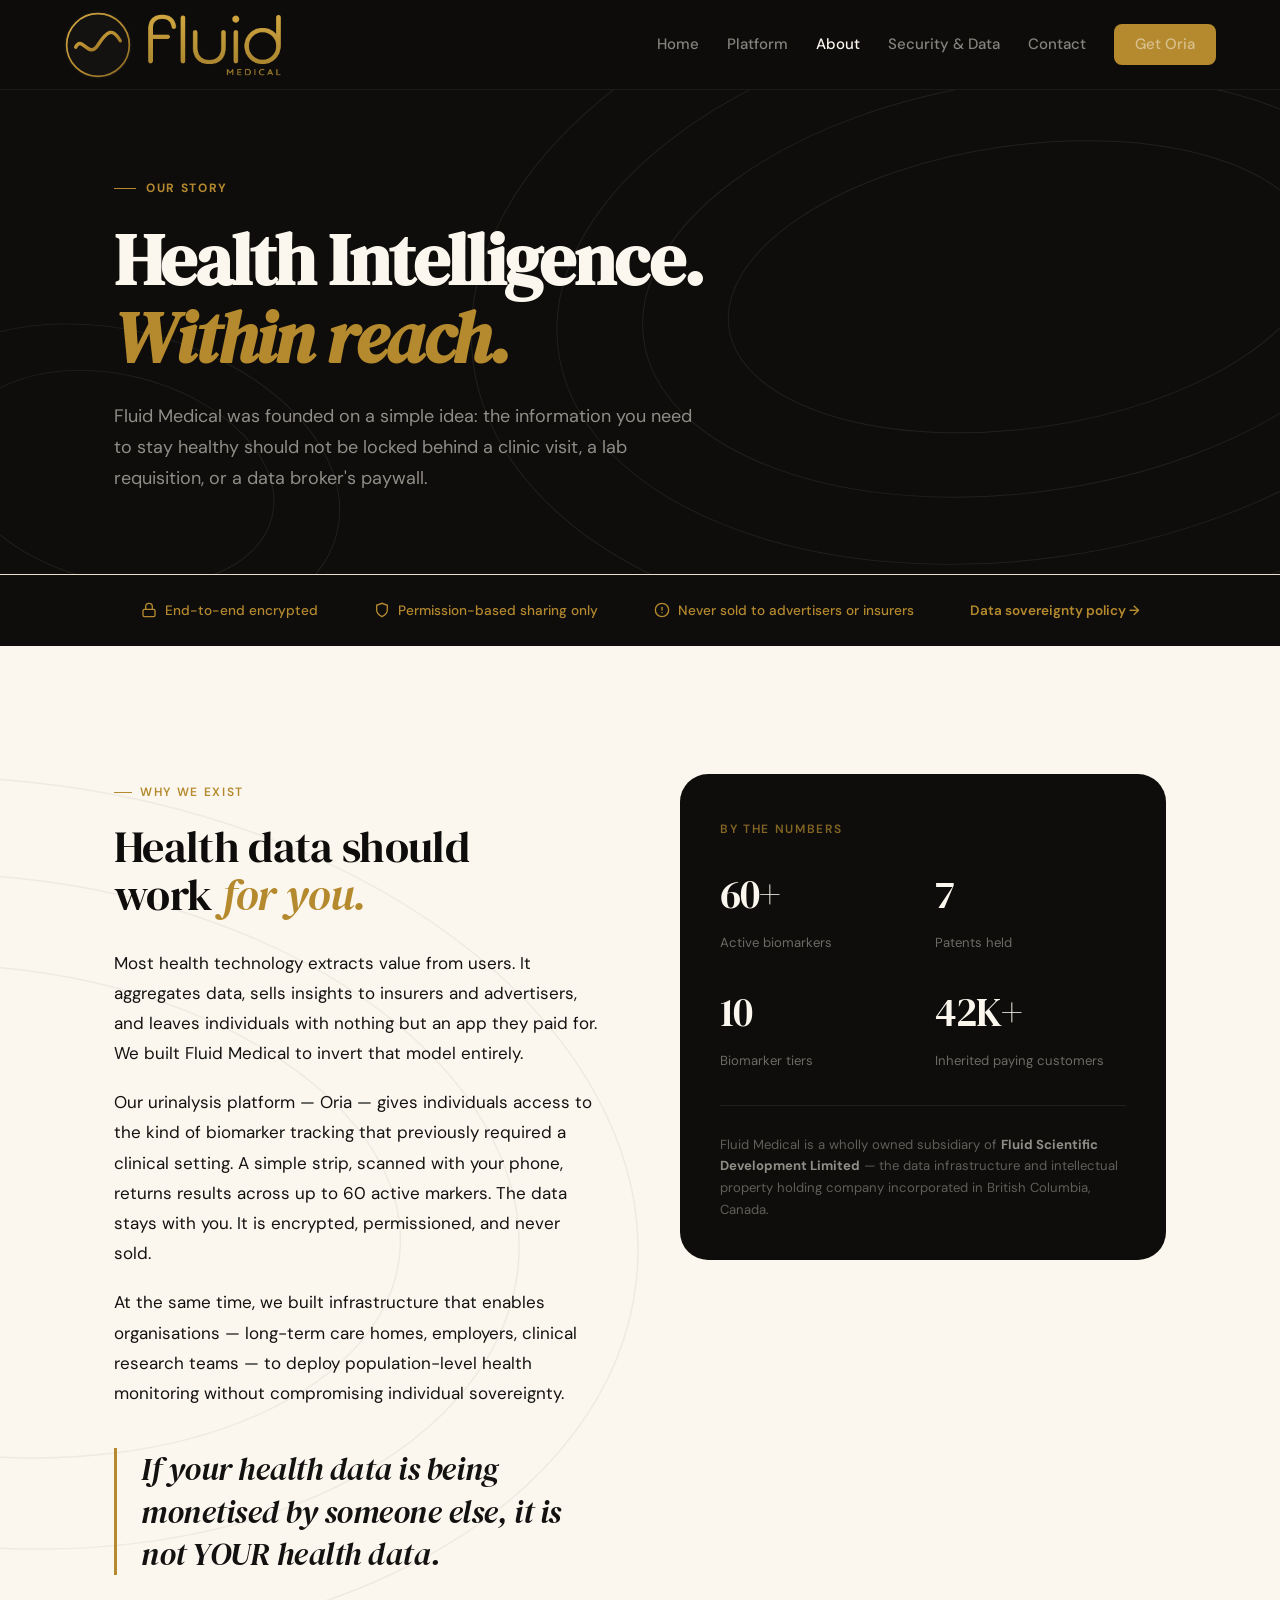
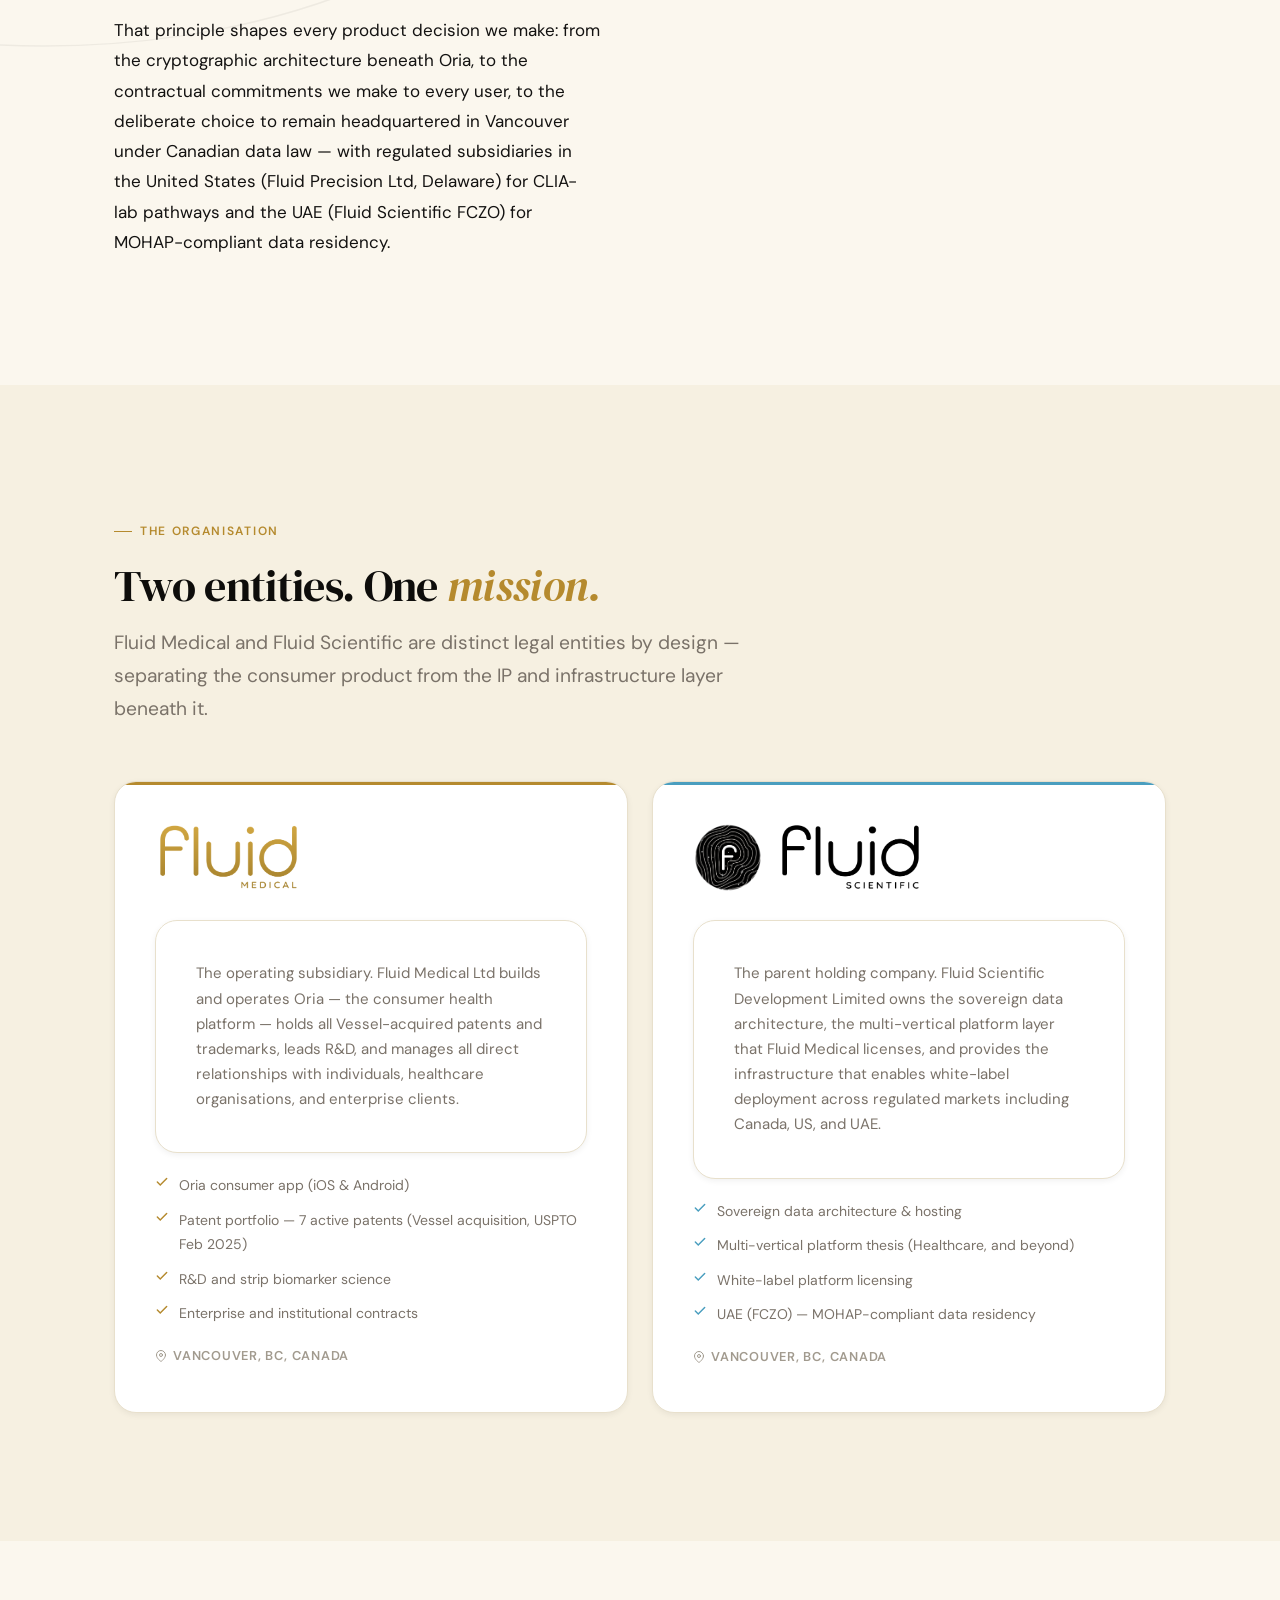
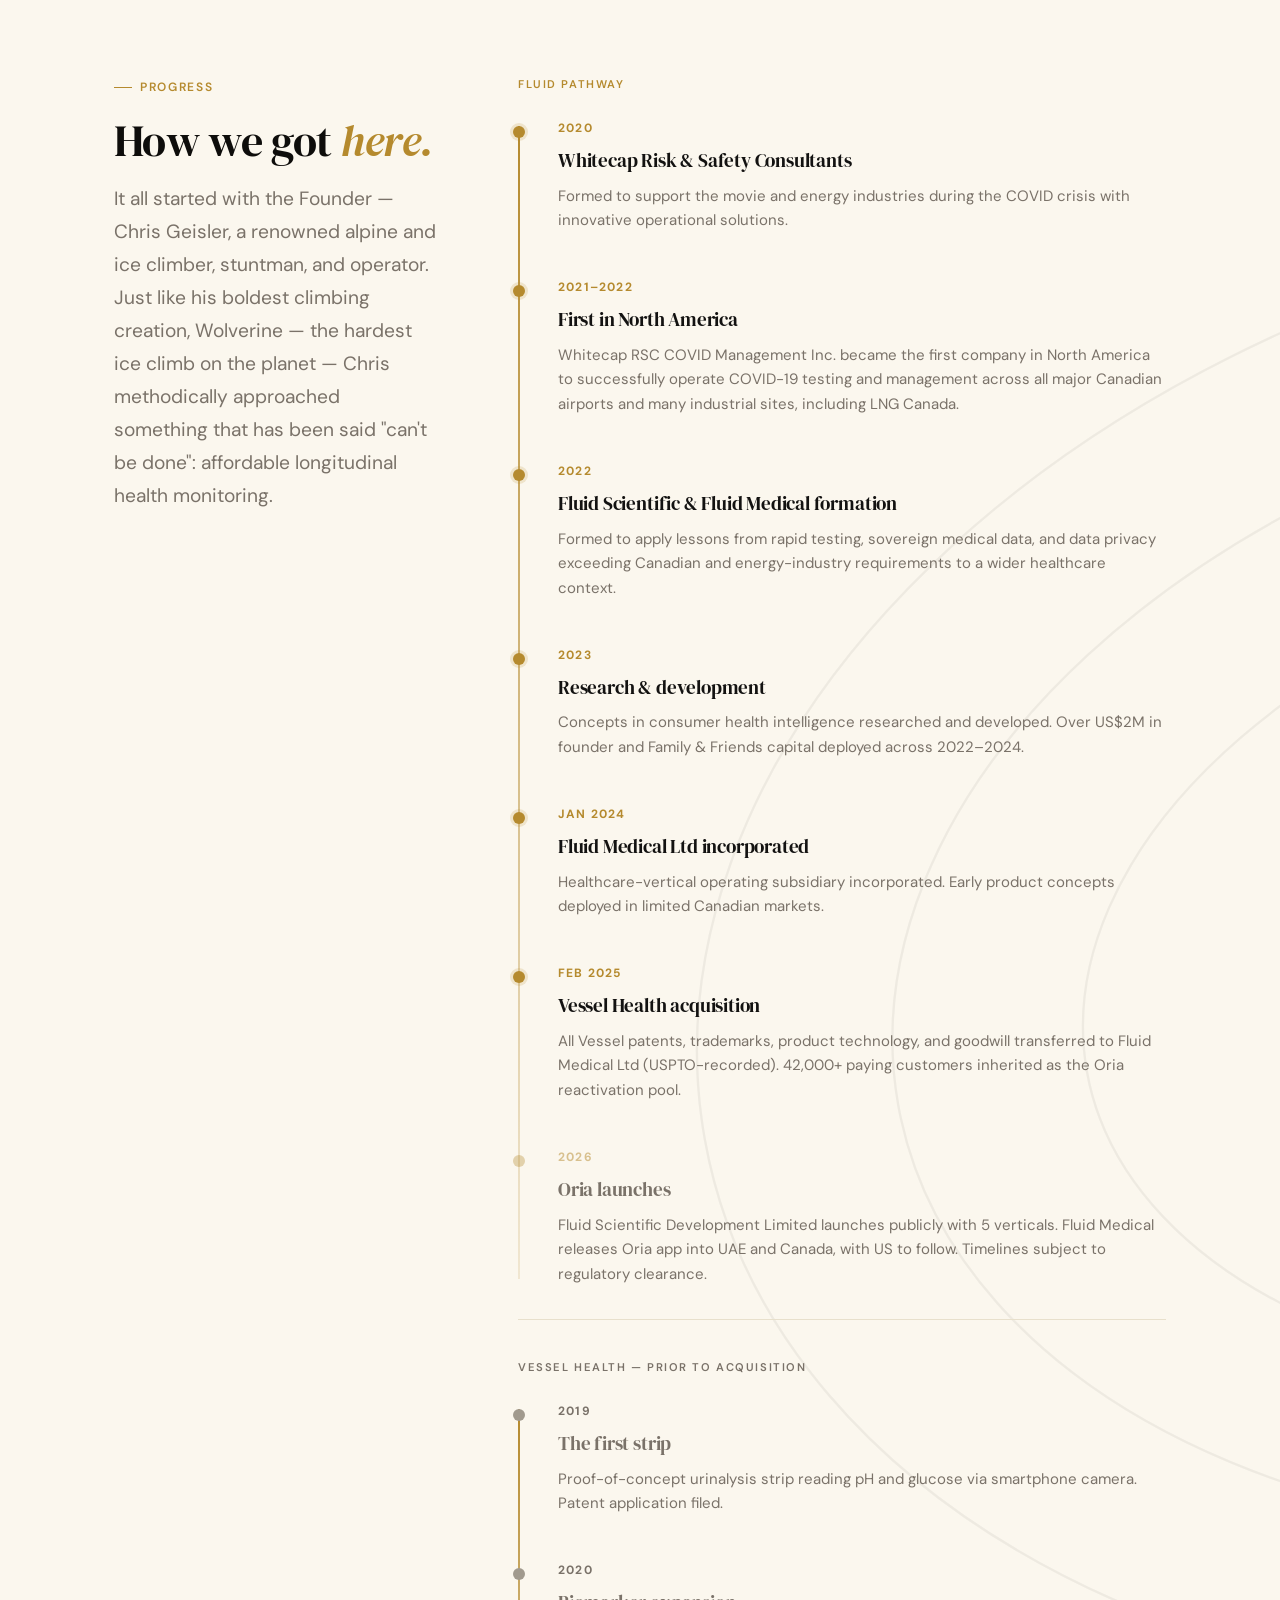
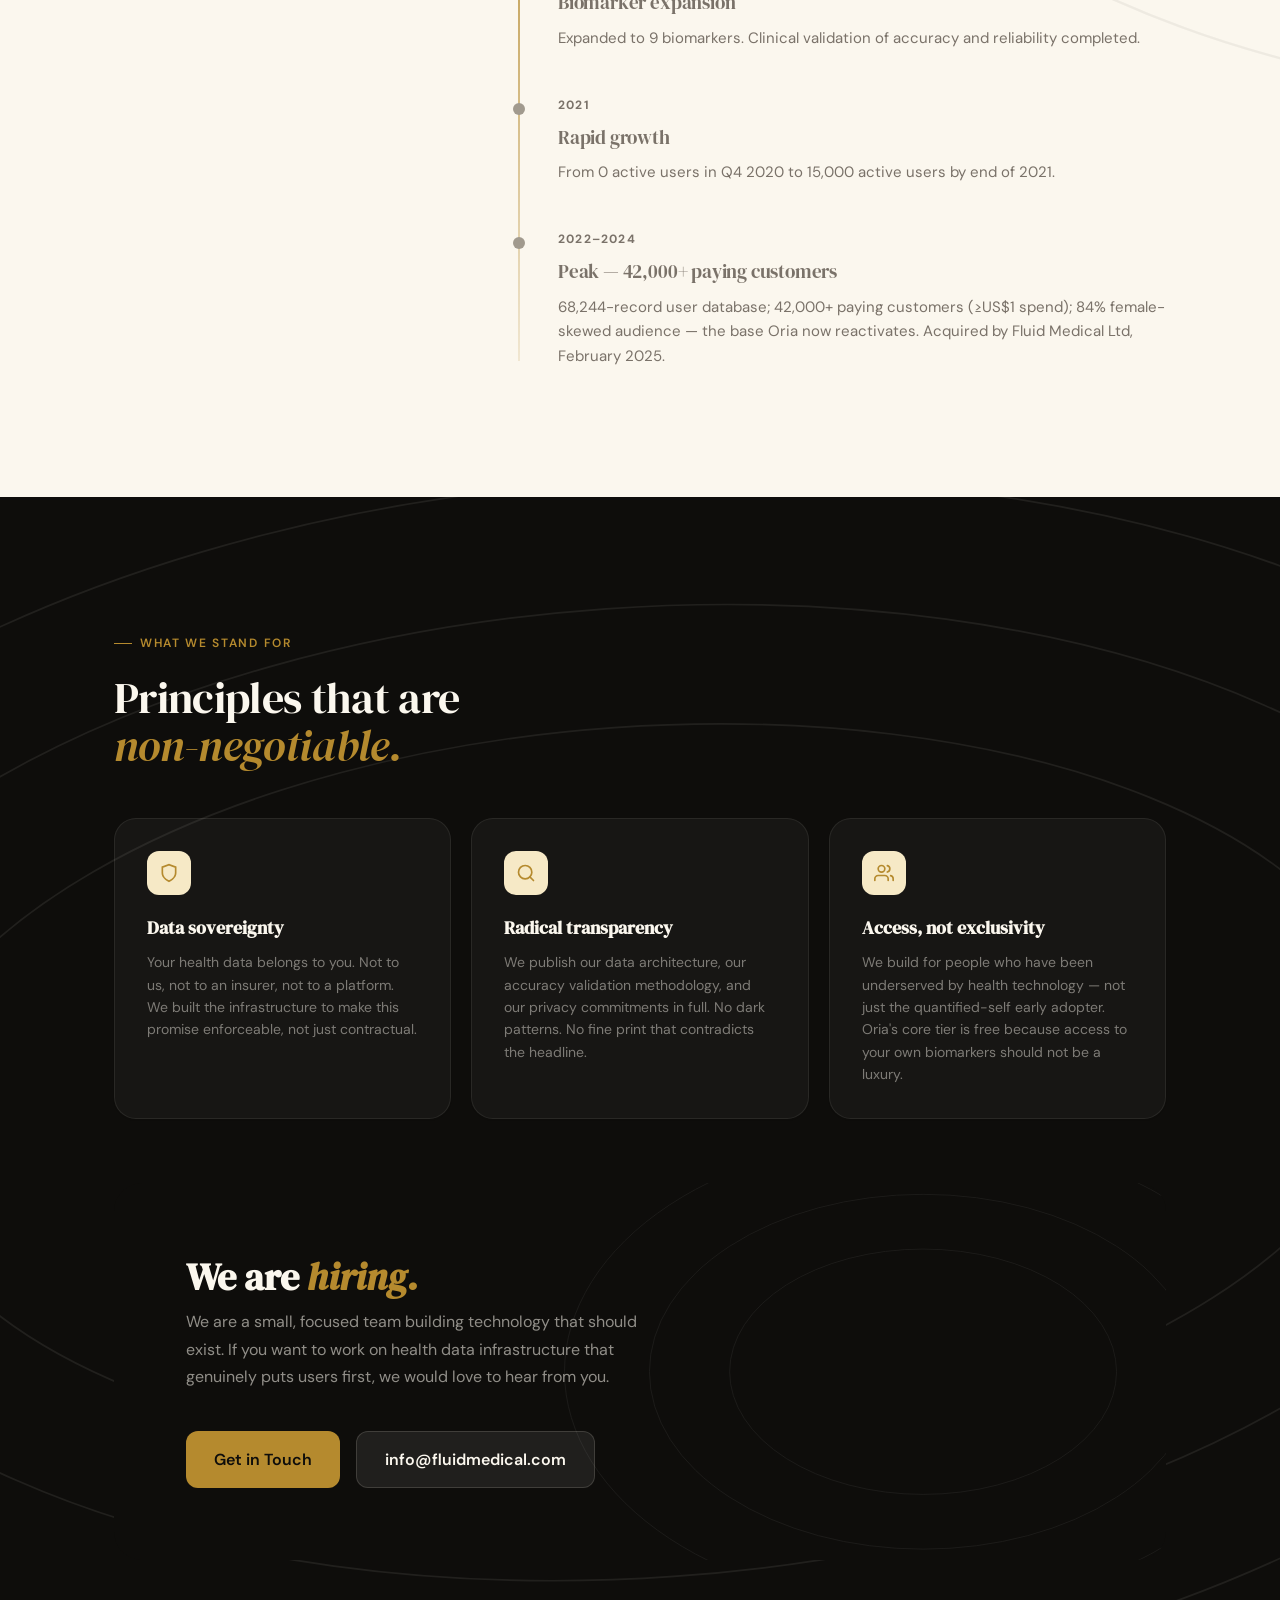
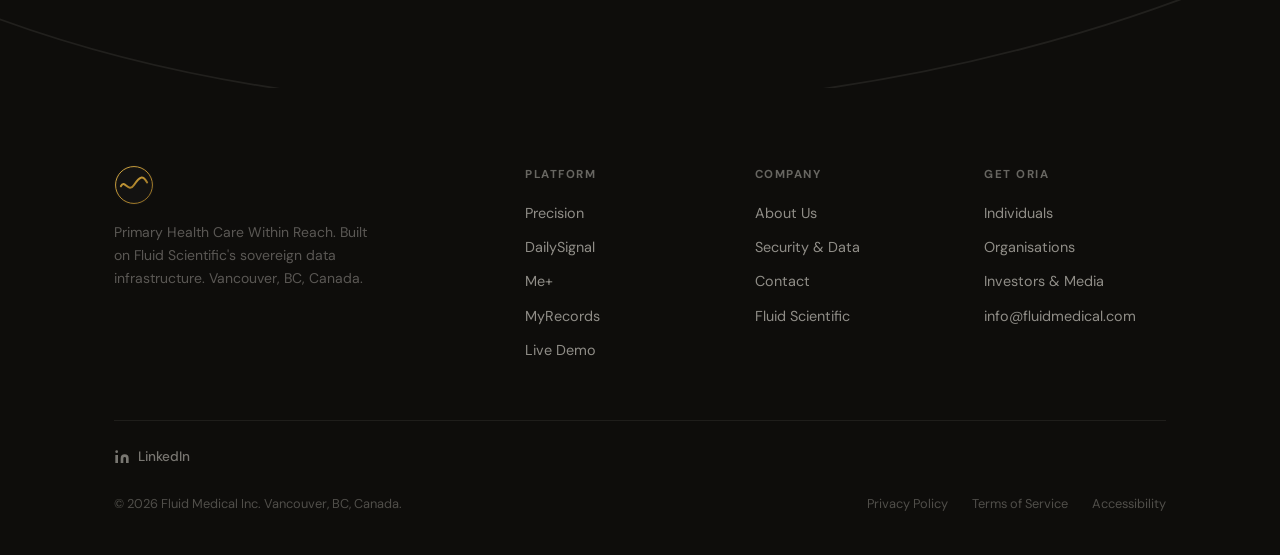
<file: fluidmedical-about.html>
<!DOCTYPE html>
<html lang="en">
<head>
<meta charset="UTF-8">
<meta name="viewport" content="width=device-width, initial-scale=1.0">
<title>About — Fluid Medical</title>
<link rel="stylesheet" href="colors_and_type.css">
<style>
*,*::before,*::after{box-sizing:border-box;margin:0;padding:0}
html{scroll-behavior:smooth}
body{font-family:var(--fm-font-sans);background:var(--fm-bg);color:var(--fm-fg);line-height:var(--fm-leading-relaxed);-webkit-font-smoothing:antialiased}
img{display:block;max-width:100%}
a{color:inherit;text-decoration:none}
ul{list-style:none}
.container{max-width:var(--fm-container);margin:0 auto;padding:0 clamp(1.5rem,5vw,4rem);position:relative;z-index:1}
.section-pad{padding:clamp(5rem,10vw,9rem) 0}
.topo{position:absolute;inset:0;pointer-events:none;z-index:0;overflow:hidden}
.topo svg{width:100%;height:100%}
.topo--ink{opacity:.08;color:var(--fm-cream-100)}
.topo--cream{opacity:.05;color:var(--fm-ink-800)}

/* NAV */
#nav{position:fixed;top:0;left:0;right:0;z-index:300;height:90px;display:flex;align-items:center;justify-content:space-between;padding:0 clamp(1.5rem,5vw,4rem);background:rgba(14,13,11,.96);backdrop-filter:blur(16px);border-bottom:1px solid rgba(251,247,238,.06);transition:box-shadow .22s}
#nav.scrolled{box-shadow:0 4px 32px rgba(14,13,11,.55)}
.nav-logo{display:flex;align-items:center;gap:11px}
.nav-mark{width:68px;height:68px;flex-shrink:0}
.nav-wordmark{height:68px;width:auto}
.nav-links{display:flex;align-items:center;gap:1.75rem}
.nav-links a{color:rgba(251,247,238,.5);font-size:.9375rem;font-weight:500;transition:color .15s}
.nav-links a:hover,.nav-links a.active{color:var(--fm-cream-100)}
.btn-nav{background:var(--fm-brand);color:var(--fm-ink-900);padding:.5rem 1.3rem;border-radius:var(--fm-r-sm);font-size:.9rem;font-weight:700;transition:background .15s,transform .15s}
.btn-nav:hover{background:var(--fm-brand-hover);transform:translateY(-1px);color:var(--fm-ink-900)}
.hamburger{display:none;flex-direction:column;gap:5px;cursor:pointer;background:none;border:none;padding:4px}
.hamburger span{display:block;width:22px;height:2px;background:var(--fm-cream-100);border-radius:2px}
.mob{display:none;position:fixed;top:90px;left:0;right:0;z-index:299;background:var(--fm-ink-900);padding:1.5rem 2rem 2rem;border-bottom:1px solid rgba(251,247,238,.08);flex-direction:column}
.mob.open{display:flex}
.mob a{color:var(--fm-cream-100);font-size:1rem;font-weight:500;padding:.7rem 0;border-bottom:1px solid rgba(251,247,238,.07)}
.mob .btn-nav{margin-top:.75rem;text-align:center;display:block;border:none}

/* BUTTONS */
.btn{display:inline-flex;align-items:center;gap:8px;padding:.875rem 1.75rem;border-radius:var(--fm-r-md);font-family:var(--fm-font-sans);font-size:1rem;font-weight:600;cursor:pointer;border:none;transition:background .15s,transform .15s,box-shadow .2s;text-decoration:none}
.btn:hover{transform:translateY(-2px);box-shadow:0 8px 28px rgba(20,18,14,.22)}
.btn-brass{background:var(--fm-brand);color:var(--fm-ink-900)}
.btn-brass:hover{background:var(--fm-brand-hover)}
.btn-outline{background:transparent;color:var(--fm-brand);border:1.5px solid rgba(181,138,46,.35)}
.btn-outline:hover{border-color:var(--fm-brand);background:rgba(181,138,46,.05);box-shadow:none}

/* PAGE HERO */
.page-hero{padding-top:calc(90px + 5rem);padding-bottom:5rem;background:var(--fm-ink-900);color:var(--fm-cream-100);position:relative;overflow:hidden}
.page-hero-inner{max-width:760px}
.page-hero-eyebrow{display:inline-flex;align-items:center;gap:10px;font-size:.75rem;font-weight:700;letter-spacing:.14em;text-transform:uppercase;color:var(--fm-brand);margin-bottom:1.4rem}
.page-hero-eyebrow-line{width:22px;height:1px;background:var(--fm-brand)}
.page-hero h1{font-family:var(--fm-font-display);font-size:clamp(2.6rem,6vw,4.5rem);line-height:1.08;letter-spacing:-.025em;color:var(--fm-cream-100)}
.page-hero h1 em{font-style:italic;color:var(--fm-brand)}
.page-hero-lead{font-size:clamp(1rem,1.6vw,1.125rem);color:rgba(251,247,238,.55);max-width:580px;margin-top:1.5rem;line-height:1.72}

/* STORY SECTIONS */
.story-grid{display:grid;grid-template-columns:1fr 1fr;gap:5rem;align-items:start}
.story-prose{font-size:1.0625rem;line-height:1.78;color:var(--fm-fg)}
.story-prose p+p{margin-top:1.1em}
.story-prose strong{color:var(--fm-fg-strong);font-weight:600}
.pull-quote{font-family:var(--fm-font-display);font-style:italic;font-size:clamp(1.5rem,2.5vw,2.1rem);line-height:1.32;letter-spacing:-.015em;color:var(--fm-ink-800);border-left:3px solid var(--fm-brand);padding-left:1.5rem;margin:2.5rem 0}

/* ENTITY CARDS */
.entity-cards{display:grid;grid-template-columns:1fr 1fr;gap:1.5rem;margin-top:3.5rem}
.entity-card{border-radius:var(--fm-r-xl);padding:2.5rem;background:var(--fm-paper);border:1px solid var(--fm-border);box-shadow:var(--fm-shadow-2);position:relative;overflow:hidden}
.entity-card::before{content:'';position:absolute;top:0;left:0;right:0;height:3px}
.ec-fluid-medical::before{background:var(--fm-brand)}
.ec-fluid-sci::before{background:#4A9EBF}
.entity-logo{height:32px;margin-bottom:1.5rem}
.entity-card h3{font-family:var(--fm-font-display);font-size:1.5rem;letter-spacing:-.015em;margin-bottom:.75rem}
.entity-card p{font-size:.9375rem;color:var(--fm-fg-muted);line-height:1.68}
.entity-loc{display:inline-flex;align-items:center;gap:6px;font-size:.8rem;font-weight:600;letter-spacing:.06em;text-transform:uppercase;color:var(--fm-fg-faint);margin-top:1.25rem}

/* TIMELINE */
.timeline{position:relative;margin-top:3.5rem}
.timeline::before{content:'';position:absolute;left:0;top:8px;bottom:8px;width:2px;background:linear-gradient(180deg,var(--fm-brand) 0%,rgba(181,138,46,.15) 100%)}
.tl-item{padding-left:2.5rem;position:relative;margin-bottom:2.75rem}
.tl-dot{position:absolute;left:-5px;top:8px;width:12px;height:12px;border-radius:50%;background:var(--fm-brand);box-shadow:0 0 0 3px rgba(181,138,46,.18)}
.tl-year{font-size:.75rem;font-weight:700;letter-spacing:.1em;text-transform:uppercase;color:var(--fm-brand);margin-bottom:.35rem}
.tl-title{font-family:var(--fm-font-display);font-size:1.2rem;letter-spacing:-.01em;margin-bottom:.4rem}
.tl-desc{font-size:.9375rem;color:var(--fm-fg-muted);line-height:1.65}

/* VALUES */
.values-grid{display:grid;grid-template-columns:repeat(3,1fr);gap:1.25rem;margin-top:3rem}
.value-card{padding:2rem;border-radius:var(--fm-r-xl);background:var(--fm-paper);border:1px solid var(--fm-border);box-shadow:var(--fm-shadow-1)}
.value-icon{width:44px;height:44px;border-radius:var(--fm-r-md);background:var(--fm-brand-tint);display:flex;align-items:center;justify-content:center;margin-bottom:1.1rem}
.value-card h4{font-family:var(--fm-font-display);font-size:1.1rem;margin-bottom:.5rem}
.value-card p{font-size:.875rem;color:var(--fm-fg-muted);line-height:1.6}

/* TEAM CTA */
.team-cta{background:var(--fm-ink-900);color:var(--fm-cream-100);border-radius:var(--fm-r-2xl);padding:clamp(3rem,6vw,4.5rem);display:flex;justify-content:space-between;align-items:center;gap:2.5rem;flex-wrap:wrap;position:relative;overflow:hidden;margin-top:4rem}
.team-cta h3{font-family:var(--fm-font-display);font-size:clamp(1.6rem,3vw,2.4rem);color:var(--fm-cream-100);line-height:1.12}
.team-cta h3 em{font-style:italic;color:var(--fm-brand)}
.team-cta p{color:rgba(251,247,238,.55);margin-top:.65rem;max-width:480px;font-size:1rem}
.team-cta-btns{display:flex;gap:1rem;flex-wrap:wrap;flex-shrink:0}

/* PRIVACY STRIP */
.privacy-strip{background:var(--fm-ink-900);border-top:1px solid var(--fm-border)}
.privacy-inner{display:flex;align-items:center;justify-content:center;flex-wrap:wrap;gap:2rem 3.5rem;padding:1.5rem 0}
.privacy-item{display:flex;align-items:center;gap:.5rem;font-size:.85rem;font-weight:500;color:var(--fm-brand)}
.privacy-icon{color:var(--fm-brand);flex-shrink:0}
.privacy-link{color:var(--fmam-100);font-weight:600;font-size:.85rem}

/* FOOTER */
footer{background:var(--fm-ink-900);padding:clamp(3rem,6vw,5rem) 0 2.5rem}
.footer-grid{display:grid;grid-template-columns:2fr 1fr 1fr 1fr;gap:3rem;margin-bottom:3rem}
.footer-mark{width:40px;height:40px;margin-bottom:1rem}
.footer-tagline{color:rgba(251,247,238,.32);font-size:.875rem;line-height:1.65;max-width:260px;margin-top:.5rem}
.footer-col h5{color:rgba(251,247,238,.38);font-size:.72rem;font-weight:700;letter-spacing:.13em;text-transform:uppercase;margin-bottom:1rem}
.footer-col a{display:block;color:rgba(251,247,238,.55);font-size:.9rem;margin-bottom:.6rem;transition:color .15s}
.footer-col a:hover{color:var(--fm-cream-100)}
.footer-bottom{border-top:1px solid rgba(251,247,238,.07);padding-top:1.5rem;display:flex;justify-content:space-between;align-items:center;flex-wrap:wrap;gap:1rem}
.footer-copy{color:rgba(251,247,238,.28);font-size:.8rem}
.footer-legal{display:flex;gap:1.5rem}
.footer-legal a{color:rgba(251,247,238,.28);font-size:.8rem;transition:color .15s}
.footer-legal a:hover{color:rgba(251,247,238,.55)}

@media(max-width:900px){.story-grid{grid-template-columns:1fr}.entity-cards{grid-template-columns:1fr}.values-grid{grid-template-columns:1fr 1fr}}
@media(max-width:640px){.nav-links{display:none}.hamburger{display:flex}.values-grid{grid-template-columns:1fr}.footer-grid{grid-template-columns:1fr 1fr;gap:2rem}.team-cta{flex-direction:column}.privacy-inner{flex-direction:column;align-items:flex-start;padding:0 2rem;gap:.85rem}}
@media(max-width:500px){.footer-grid{grid-template-columns:1fr}}
</style>
</head>
<body>

<!-- NAV -->
<nav id="nav">
  <a href="fluidmedical-home.html" class="nav-logo" aria-label="Fluid Medical">
    <div class="nav-mark">
      <svg xmlns="http://www.w3.org/2000/svg" viewBox="0 0 64 64"><defs><linearGradient id="nm" x1="0" y1="0" x2="1" y2="1"><stop offset="0%" stop-color="#D4A943"/><stop offset="55%" stop-color="#B58A2E"/><stop offset="100%" stop-color="#8A6822"/></linearGradient></defs><circle cx="32" cy="32" r="32" fill="#131211"/><circle cx="32" cy="32" r="29.5" fill="none" stroke="url(#nm)" stroke-width="1.6"/><path d="M11 34 C 17 22, 23 46, 32 32 S 46 16, 53 28" fill="none" stroke="url(#nm)" stroke-width="3.2" stroke-linecap="round"/></svg>
    </div>
    <img src="assets/wordmarks/fluid-medical-wordmark-brass.png" alt="Fluid Medical" class="nav-wordmark">
  </a>
  <div class="nav-links">
    <a href="fluidmedical-home.html">Home</a>
    <a href="fluidmedical-platform.html">Platform</a>
    <a href="fluidmedical-about.html" class="active">About</a>
    <a href="fluidmedical-security.html">Security &amp; Data</a>
    <a href="fluidmedical-contact.html">Contact</a>
    <a href="fluidmedical-contact.html" class="btn-nav">Get Oria</a>
  </div>
  <button class="hamburger" onclick="toggleMenu()" aria-label="Menu"><span></span><span></span><span></span></button>
</nav>
<div class="mob" id="mob">
  <a href="fluidmedical-home.html">Home</a>
  <a href="fluidmedical-platform.html">Platform</a>
  <a href="fluidmedical-about.html">About</a>
  <a href="fluidmedical-security.html">Security &amp; Data</a>
  <a href="fluidmedical-contact.html">Contact</a>
  <a href="fluidmedical-contact.html" class="btn-nav">Get Oria</a>
</div>

<!-- PAGE HERO -->
<section class="page-hero">
  <div class="topo topo--ink">
    <svg xmlns="http://www.w3.org/2000/svg" viewBox="0 0 1400 600" preserveAspectRatio="xMidYMid slice"><g fill="none" stroke="currentColor" stroke-width="1"><ellipse cx="1100" cy="300" rx="580" ry="360" transform="rotate(-8 1100 300)"/><ellipse cx="1100" cy="300" rx="490" ry="285" transform="rotate(-8 1100 300)"/><ellipse cx="1100" cy="300" rx="400" ry="215" transform="rotate(-8 1100 300)"/><ellipse cx="1100" cy="300" rx="310" ry="148" transform="rotate(-8 1100 300)"/><ellipse cx="150" cy="500" rx="240" ry="155" transform="rotate(14 150 500)"/><ellipse cx="150" cy="500" rx="170" ry="108" transform="rotate(14 150 500)"/></g></svg>
  </div>
  <div class="container">
    <div class="page-hero-inner">
      <div class="page-hero-eyebrow"><span class="page-hero-eyebrow-line"></span>Our Story</div>
      <h1>Health Intelligence.<br><em>Within reach.</em></h1>
      <p class="page-hero-lead">Fluid Medical was founded on a simple idea: the information you need to stay healthy should not be locked behind a clinic visit, a lab requisition, or a data broker's paywall.</p>
    </div>
  </div>
</section>

<!-- PRIVACY STRIP -->
<div class="privacy-strip">
  <div class="container">
    <div class="privacy-inner">
      <div class="privacy-item"><svg class="privacy-icon" width="16" height="16" viewBox="0 0 24 24" fill="none" stroke="currentColor" stroke-width="2" stroke-linecap="round"><rect x="3" y="11" width="18" height="11" rx="2"/><path d="M7 11V7a5 5 0 0110 0v4"/></svg><span>End-to-end encrypted</span></div>
      <div class="privacy-item"><svg class="privacy-icon" width="16" height="16" viewBox="0 0 24 24" fill="none" stroke="currentColor" stroke-width="2" stroke-linecap="round"><path d="M12 22s8-4 8-10V5l-8-3-8 3v7c0 6 8 10 8 10z"/></svg><span>Permission-based sharing only</span></div>
      <div class="privacy-item"><svg class="privacy-icon" width="16" height="16" viewBox="0 0 24 24" fill="none" stroke="currentColor" stroke-width="2" stroke-linecap="round"><circle cx="12" cy="12" r="10"/><line x1="12" y1="8" x2="12" y2="12"/><line x1="12" y1="16" x2="12.01" y2="16"/></svg><span>Never sold to advertisers or insurers</span></div>
      <div class="privacy-item"><a href="fluidmedical-security.html" class="privacy-link">Data sovereignty policy →</a></div>
    </div>
  </div>
</div>

<!-- MISSION SECTION -->
<section class="section-pad" style="position:relative;overflow:hidden">
  <div class="topo topo--cream">
    <svg xmlns="http://www.w3.org/2000/svg" viewBox="0 0 1400 900" preserveAspectRatio="xMidYMid slice"><g fill="none" stroke="currentColor" stroke-width="1"><ellipse cx="260" cy="380" rx="440" ry="290" transform="rotate(6 260 380)"/><ellipse cx="260" cy="380" rx="360" ry="225" transform="rotate(6 260 380)"/><ellipse cx="260" cy="380" rx="280" ry="164" transform="rotate(6 260 380)"/></g></svg>
  </div>
  <div class="container">
    <div class="story-grid">
      <div>
        <div class="fm-eyebrow" style="margin-bottom:1.25rem">Why we exist</div>
        <h2 class="fm-h2" style="margin-bottom:1.75rem">Health data should work <em>for you.</em></h2>
        <div class="story-prose">
          <p>Most health technology extracts value from users. It aggregates data, sells insights to insurers and advertisers, and leaves individuals with nothing but an app they paid for. We built Fluid Medical to invert that model entirely.</p>
          <p>Our urinalysis platform — Oria — gives individuals access to the kind of biomarker tracking that previously required a clinical setting. A simple strip, scanned with your phone, returns results across up to 60 active markers. The data stays with you. It is encrypted, permissioned, and never sold.</p>
          <p>At the same time, we built infrastructure that enables organisations — long-term care homes, employers, clinical research teams — to deploy population-level health monitoring without compromising individual sovereignty.</p>
        </div>

        <blockquote class="pull-quote">
          </h2>If your health data is being monetised by someone else, it is not <em>YOUR</em> health data.</h2>
        </blockquote>

        <div class="story-prose">
          <p>That principle shapes every product decision we make: from the cryptographic architecture beneath Oria, to the contractual commitments we make to every user, to the deliberate choice to remain headquartered in Vancouver under Canadian data law — with regulated subsidiaries in the United States (Fluid Precision Ltd, Delaware) for CLIA-lab pathways and the UAE (Fluid Scientific FCZO) for MOHAP-compliant data residency.</p>
        </div>
      </div>

      <div>
        <div style="background:var(--fm-ink-900);border-radius:var(--fm-r-2xl);padding:2.5rem;color:var(--fm-cream-100);position:sticky;top:calc(var(--fm-nav-h) + 2rem)">
          <div class="fm-eyebrow no-rule" style="margin-bottom:1.25rem;color:rgba(181,138,46,.7)">By the numbers</div>
          <div style="display:grid;grid-template-columns:1fr 1fr;gap:1.5rem">
            <div>
              <div style="font-family:var(--fm-font-display);font-size:2.5rem;letter-spacing:-.025em;color:var(--fm-cream-100)">60+</div>
              <div style="font-size:.82rem;color:rgba(251,247,238,.4);margin-top:.2rem">Active biomarkers</div>
            </div>
            <div>
              <div style="font-family:var(--fm-font-display);font-size:2.5rem;letter-spacing:-.025em;color:var(--fm-cream-100)">7</div>
              <div style="font-size:.82rem;color:rgba(251,247,238,.4);margin-top:.2rem">Patents held</div>
            </div>
            <div>
              <div style="font-family:var(--fm-font-display);font-size:2.5rem;letter-spacing:-.025em;color:var(--fm-cream-100)">10</div>
              <div style="font-size:.82rem;color:rgba(251,247,238,.4);margin-top:.2rem">Biomarker tiers</div>
            </div>
            <div>
              <div style="font-family:var(--fm-font-display);font-size:2.5rem;letter-spacing:-.025em;color:var(--fm-cream-100)">42K+</div>
              <div style="font-size:.82rem;color:rgba(251,247,238,.4);margin-top:.2rem">Inherited paying customers</div>
            </div>
          </div>
          <div style="margin-top:2rem;padding-top:1.75rem;border-top:1px solid rgba(251,247,238,.08)">
            <div style="font-size:.82rem;color:rgba(251,247,238,.35);line-height:1.65">Fluid Medical is a wholly owned subsidiary of <strong style="color:rgba(251,247,238,.55)">Fluid Scientific Development Limited</strong> — the data infrastructure and intellectual property holding company incorporated in British Columbia, Canada.</div>
          </div>
        </div>
      </div>
    </div>
  </div>
</section>

<!-- TWO ENTITIES -->
<section class="section-pad" style="background:var(--fm-bg-alt);position:relative;overflow:hidden">
  <div class="container">
    <div style="max-width:640px;margin-bottom:.5rem">
      <div class="fm-eyebrow" style="margin-bottom:1.25rem">The Organisation</div>
      <h2 class="fm-h2">Two entities. One <em>mission.</em></h2>
      <p class="fm-lead" style="margin-top:1rem">Fluid Medical and Fluid Scientific are distinct legal entities by design — separating the consumer product from the IP and infrastructure layer beneath it.</p>
    </div>
    <div class="entity-cards">
      <div class="entity-card ec-fluid-medical">
        <div style="margin-bottom:1.75rem">
          <img src="assets/wordmarks/fluid-medical-wordmark-brass.png" alt="Fluid Medical" style="height:70px;width:auto;display:block">
        </div>
        <p class="entity-card p">The operating subsidiary. Fluid Medical Ltd builds and operates Oria — the consumer health platform — holds all Vessel-acquired patents and trademarks, leads R&amp;D, and manages all direct relationships with individuals, healthcare organisations, and enterprise clients.</p>
        <ul style="margin-top:1.25rem;display:flex;flex-direction:column;gap:.65rem">
          <li style="display:flex;align-items:flex-start;gap:.6rem;font-size:.875rem;color:var(--fm-fg-muted)"><svg style="flex-shrink:0;margin-top:2px;color:var(--fm-brand)" width="14" height="14" viewBox="0 0 24 24" fill="none" stroke="currentColor" stroke-width="2.5" stroke-linecap="round"><polyline points="20 6 9 17 4 12"/></svg>Oria consumer app (iOS &amp; Android)</li>
          <li style="display:flex;align-items:flex-start;gap:.6rem;font-size:.875rem;color:var(--fm-fg-muted)"><svg style="flex-shrink:0;margin-top:2px;color:var(--fm-brand)" width="14" height="14" viewBox="0 0 24 24" fill="none" stroke="currentColor" stroke-width="2.5" stroke-linecap="round"><polyline points="20 6 9 17 4 12"/></svg>Patent portfolio — 7 active patents (Vessel acquisition, USPTO Feb 2025)</li>
          <li style="display:flex;align-items:flex-start;gap:.6rem;font-size:.875rem;color:var(--fm-fg-muted)"><svg style="flex-shrink:0;margin-top:2px;color:var(--fm-brand)" width="14" height="14" viewBox="0 0 24 24" fill="none" stroke="currentColor" stroke-width="2.5" stroke-linecap="round"><polyline points="20 6 9 17 4 12"/></svg>R&amp;D and strip biomarker science</li>
          <li style="display:flex;align-items:flex-start;gap:.6rem;font-size:.875rem;color:var(--fm-fg-muted)"><svg style="flex-shrink:0;margin-top:2px;color:var(--fm-brand)" width="14" height="14" viewBox="0 0 24 24" fill="none" stroke="currentColor" stroke-width="2.5" stroke-linecap="round"><polyline points="20 6 9 17 4 12"/></svg>Enterprise and institutional contracts</li>
        </ul>
        <div class="entity-loc">
          <svg width="12" height="12" viewBox="0 0 24 24" fill="none" stroke="currentColor" stroke-width="2" stroke-linecap="round"><path d="M21 10c0 7-9 13-9 13s-9-6-9-13a9 9 0 0118 0z"/><circle cx="12" cy="10" r="3"/></svg>
          Vancouver, BC, Canada
        </div>
      </div>

      <div class="entity-card ec-fluid-sci">
        <div style="display:flex;align-items:center;gap:14px;margin-bottom:1.75rem">
          <img src="assets/wordmarks/2026LogoBlackWhite.png" alt="Fluid Scientific mark" style="width:70px;height:70px;flex-shrink:0;border-radius:50%">
          <img src="assets/wordmarks/FLUIDSCIENTIFICWORDMARKBlack.png" alt="Fluid Scientific" style="height:70px;width:auto;display:block">
        </div>
         <p class="entity-card p">The parent holding company. Fluid Scientific Development Limited owns the sovereign data architecture, the multi-vertical platform layer that Fluid Medical licenses, and provides the infrastructure that enables white-label deployment across regulated markets including Canada, US, and UAE.</p>
        <ul style="margin-top:1.25rem;display:flex;flex-direction:column;gap:.65rem">
          <li style="display:flex;align-items:flex-start;gap:.6rem;font-size:.875rem;color:var(--fm-fg-muted)"><svg style="flex-shrink:0;margin-top:2px;color:#4A9EBF" width="14" height="14" viewBox="0 0 24 24" fill="none" stroke="currentColor" stroke-width="2.5" stroke-linecap="round"><polyline points="20 6 9 17 4 12"/></svg>Sovereign data architecture &amp; hosting</li>
          <li style="display:flex;align-items:flex-start;gap:.6rem;font-size:.875rem;color:var(--fm-fg-muted)"><svg style="flex-shrink:0;margin-top:2px;color:#4A9EBF" width="14" height="14" viewBox="0 0 24 24" fill="none" stroke="currentColor" stroke-width="2.5" stroke-linecap="round"><polyline points="20 6 9 17 4 12"/></svg>Multi-vertical platform thesis (Healthcare, and beyond)</li>
          <li style="display:flex;align-items:flex-start;gap:.6rem;font-size:.875rem;color:var(--fm-fg-muted)"><svg style="flex-shrink:0;margin-top:2px;color:#4A9EBF" width="14" height="14" viewBox="0 0 24 24" fill="none" stroke="currentColor" stroke-width="2.5" stroke-linecap="round"><polyline points="20 6 9 17 4 12"/></svg>White-label platform licensing</li>
          <li style="display:flex;align-items:flex-start;gap:.6rem;font-size:.875rem;color:var(--fm-fg-muted)"><svg style="flex-shrink:0;margin-top:2px;color:#4A9EBF" width="14" height="14" viewBox="0 0 24 24" fill="none" stroke="currentColor" stroke-width="2.5" stroke-linecap="round"><polyline points="20 6 9 17 4 12"/></svg>UAE (FCZO) — MOHAP-compliant data residency</li>
        </ul>
        <div class="entity-loc">
          <svg width="12" height="12" viewBox="0 0 24 24" fill="none" stroke="currentColor" stroke-width="2" stroke-linecap="round"><path d="M21 10c0 7-9 13-9 13s-9-6-9-13a9 9 0 0118 0z"/><circle cx="12" cy="10" r="3"/></svg>
          Vancouver, BC, Canada
        </div>
      </div>
    </div>
  </div>
</section>

<!-- TIMELINE -->
<section class="section-pad" style="position:relative;overflow:hidden">
  <div class="topo topo--cream">
    <svg xmlns="http://www.w3.org/2000/svg" viewBox="0 0 1400 900" preserveAspectRatio="xMidYMid slice"><g fill="none" stroke="currentColor" stroke-width="1"><ellipse cx="1180" cy="420" rx="460" ry="310" transform="rotate(-10 1180 420)"/><ellipse cx="1180" cy="420" rx="378" ry="242" transform="rotate(-10 1180 420)"/><ellipse cx="1180" cy="420" rx="298" ry="178" transform="rotate(-10 1180 420)"/></g></svg>
  </div>
  <div class="container">
    <div style="display:grid;grid-template-columns:1fr 2fr;gap:5rem;align-items:start">
      <div>
        <div class="fm-eyebrow" style="margin-bottom:1.25rem">Progress</div>
        <h2 class="fm-h2">How we got <em>here.</em></h2>
        <p class="fm-lead" style="margin-top:1rem">It all started with the Founder — Chris Geisler, a renowned alpine and ice climber, stuntman, and operator. Just like his boldest climbing creation, Wolverine — the hardest ice climb on the planet — Chris methodically approached something that has been said "can't be done": affordable longitudinal health monitoring.</p>
      </div>
      <div>
        <!-- FLUID / CHRIS PATHWAY -->
        <div class="fm-eyebrow no-rule" style="margin-bottom:1.5rem;font-size:.7rem">Fluid pathway</div>
        <div class="timeline" style="margin-top:0">
          <div class="tl-item">
            <div class="tl-dot"></div>
            <div class="tl-year">2020</div>
            <div class="tl-title">Whitecap Risk &amp; Safety Consultants</div>
            <div class="tl-desc">Formed to support the movie and energy industries during the COVID crisis with innovative operational solutions.</div>
          </div>
          <div class="tl-item">
            <div class="tl-dot"></div>
            <div class="tl-year">2021–2022</div>
            <div class="tl-title">First in North America</div>
            <div class="tl-desc">Whitecap RSC COVID Management Inc. became the first company in North America to successfully operate COVID-19 testing and management across all major Canadian airports and many industrial sites, including LNG Canada.</div>
          </div>
          <div class="tl-item">
            <div class="tl-dot"></div>
            <div class="tl-year">2022</div>
            <div class="tl-title">Fluid Scientific &amp; Fluid Medical formation</div>
            <div class="tl-desc">Formed to apply lessons from rapid testing, sovereign medical data, and data privacy exceeding Canadian and energy-industry requirements to a wider healthcare context.</div>
          </div>
          <div class="tl-item">
            <div class="tl-dot"></div>
            <div class="tl-year">2023</div>
            <div class="tl-title">Research &amp; development</div>
            <div class="tl-desc">Concepts in consumer health intelligence researched and developed. Over US$2M in founder and Family &amp; Friends capital deployed across 2022–2024.</div>
          </div>
          <div class="tl-item">
            <div class="tl-dot"></div>
            <div class="tl-year">Jan 2024</div>
            <div class="tl-title">Fluid Medical Ltd incorporated</div>
            <div class="tl-desc">Healthcare-vertical operating subsidiary incorporated. Early product concepts deployed in limited Canadian markets.</div>
          </div>
          <div class="tl-item">
            <div class="tl-dot"></div>
            <div class="tl-year">Feb 2025</div>
            <div class="tl-title">Vessel Health acquisition</div>
            <div class="tl-desc">All Vessel patents, trademarks, product technology, and goodwill transferred to Fluid Medical Ltd (USPTO-recorded). 42,000+ paying customers inherited as the Oria reactivation pool.</div>
          </div>
          <div class="tl-item" style="margin-bottom:2rem">
            <div class="tl-dot" style="background:rgba(181,138,46,.35);box-shadow:none"></div>
            <div class="tl-year" style="color:rgba(181,138,46,.5)">2026</div>
            <div class="tl-title" style="color:var(--fm-fg-muted)">Oria launches</div>
            <div class="tl-desc">Fluid Scientific Development Limited launches publicly with 5 verticals. Fluid Medical releases Oria app into UAE and Canada, with US to follow. Timelines subject to regulatory clearance.</div>
          </div>
        </div>

        <!-- VESSEL PATHWAY -->
        <div style="margin-top:1rem;padding-top:2rem;border-top:1px solid var(--fm-border)">
          <div class="fm-eyebrow no-rule" style="margin-bottom:1.5rem;font-size:.7rem;color:var(--fm-fg-muted)">Vessel Health — prior to acquisition</div>
          <div class="timeline" style="margin-top:0">
            <div class="tl-item">
              <div class="tl-dot" style="background:var(--fm-ink-300);box-shadow:none"></div>
              <div class="tl-year" style="color:var(--fm-fg-muted)">2019</div>
              <div class="tl-title" style="color:var(--fm-fg-muted)">The first strip</div>
              <div class="tl-desc">Proof-of-concept urinalysis strip reading pH and glucose via smartphone camera. Patent application filed.</div>
            </div>
            <div class="tl-item">
              <div class="tl-dot" style="background:var(--fm-ink-300);box-shadow:none"></div>
              <div class="tl-year" style="color:var(--fm-fg-muted)">2020</div>
              <div class="tl-title" style="color:var(--fm-fg-muted)">Biomarker expansion</div>
              <div class="tl-desc">Expanded to 9 biomarkers. Clinical validation of accuracy and reliability completed.</div>
            </div>
            <div class="tl-item">
              <div class="tl-dot" style="background:var(--fm-ink-300);box-shadow:none"></div>
              <div class="tl-year" style="color:var(--fm-fg-muted)">2021</div>
              <div class="tl-title" style="color:var(--fm-fg-muted)">Rapid growth</div>
              <div class="tl-desc">From 0 active users in Q4 2020 to 15,000 active users by end of 2021.</div>
            </div>
            <div class="tl-item" style="margin-bottom:0">
              <div class="tl-dot" style="background:var(--fm-ink-300);box-shadow:none"></div>
              <div class="tl-year" style="color:var(--fm-fg-muted)">2022–2024</div>
              <div class="tl-title" style="color:var(--fm-fg-muted)">Peak — 42,000+ paying customers</div>
              <div class="tl-desc">68,244-record user database; 42,000+ paying customers (≥US$1 spend); 84% female-skewed audience — the base Oria now reactivates. Acquired by Fluid Medical Ltd, February 2025.</div>
            </div>
          </div>
        </div>
      </div>
    </div>
  </div>
</section>

<!-- VALUES -->
<section class="section-pad" style="background:var(--fm-ink-900);color:var(--fm-cream-100);position:relative;overflow:hidden">
  <div class="topo topo--ink">
    <svg xmlns="http://www.w3.org/2000/svg" viewBox="0 0 1400 700" preserveAspectRatio="xMidYMid slice"><g fill="none" stroke="currentColor" stroke-width="1"><ellipse cx="700" cy="350" rx="640" ry="360" transform="rotate(-4 700 350)"/><ellipse cx="700" cy="350" rx="540" ry="285" transform="rotate(-4 700 350)"/><ellipse cx="700" cy="350" rx="440" ry="215" transform="rotate(-4 700 350)"/></g></svg>
  </div>
  <div class="container">
    <div style="max-width:600px;margin-bottom:.5rem">
      <div class="fm-eyebrow" style="margin-bottom:1.25rem">What we stand for</div>
      <h2 class="fm-h2" style="color:var(--fm-cream-100)">Principles that are <em>non-negotiable.</em></h2>
    </div>
    <div class="values-grid">
      <div class="value-card" style="background:rgba(251,247,238,.04);border-color:rgba(251,247,238,.08)">
        <div class="value-icon"><svg width="20" height="20" viewBox="0 0 24 24" fill="none" stroke="var(--fm-brand)" stroke-width="2" stroke-linecap="round"><path d="M12 22s8-4 8-10V5l-8-3-8 3v7c0 6 8 10 8 10z"/></svg></div>
        <h4 style="color:var(--fm-cream-100)">Data sovereignty</h4>
        <p style="color:rgba(251,247,238,.45)">Your health data belongs to you. Not to us, not to an insurer, not to a platform. We built the infrastructure to make this promise enforceable, not just contractual.</p>
      </div>
      <div class="value-card" style="background:rgba(251,247,238,.04);border-color:rgba(251,247,238,.08)">
        <div class="value-icon"><svg width="20" height="20" viewBox="0 0 24 24" fill="none" stroke="var(--fm-brand)" stroke-width="2" stroke-linecap="round"><circle cx="11" cy="11" r="8"/><line x1="21" y1="21" x2="16.65" y2="16.65"/></svg></div>
        <h4 style="color:var(--fm-cream-100)">Radical transparency</h4>
        <p style="color:rgba(251,247,238,.45)">We publish our data architecture, our accuracy validation methodology, and our privacy commitments in full. No dark patterns. No fine print that contradicts the headline.</p>
      </div>
      <div class="value-card" style="background:rgba(251,247,238,.04);border-color:rgba(251,247,238,.08)">
        <div class="value-icon"><svg width="20" height="20" viewBox="0 0 24 24" fill="none" stroke="var(--fm-brand)" stroke-width="2" stroke-linecap="round"><path d="M17 21v-2a4 4 0 00-4-4H5a4 4 0 00-4 4v2"/><circle cx="9" cy="7" r="4"/><path d="M23 21v-2a4 4 0 00-3-3.87M16 3.13a4 4 0 010 7.75"/></svg></div>
        <h4 style="color:var(--fm-cream-100)">Access, not exclusivity</h4>
        <p style="color:rgba(251,247,238,.45)">We build for people who have been underserved by health technology — not just the quantified-self early adopter. Oria's core tier is free because access to your own biomarkers should not be a luxury.</p>
      </div>
    </div>

    <div class="team-cta">
      <div class="topo" style="opacity:.06"><svg xmlns="http://www.w3.org/2000/svg" viewBox="0 0 900 400"><g fill="none" stroke="white" stroke-width="1"><ellipse cx="750" cy="200" rx="380" ry="250"/><ellipse cx="750" cy="200" rx="290" ry="188"/><ellipse cx="750" cy="200" rx="205" ry="130"/></g></svg></div>
      <div>
        <h3>We are <em>hiring.</em></h3>
        <p>We are a small, focused team building technology that should exist. If you want to work on health data infrastructure that genuinely puts users first, we would love to hear from you.</p>
      </div>
      <div class="team-cta-btns">
        <a href="fluidmedical-contact.html" class="btn btn-brass">Get in Touch</a>
        <a href="mailto:info@fluidmedical.com" class="btn" style="background:rgba(251,247,238,.08);color:var(--fm-cream-100);border:1px solid rgba(251,247,238,.14)">info@fluidmedical.com</a>
      </div>
    </div>
  </div>
</section>

<!-- FOOTER -->
<footer>
  <div class="container">
    <div class="footer-grid">
      <div>
        <div class="footer-mark"><svg xmlns="http://www.w3.org/2000/svg" viewBox="0 0 64 64"><defs><linearGradient id="ff" x1="0" y1="0" x2="1" y2="1"><stop offset="0%" stop-color="#D4A943"/><stop offset="55%" stop-color="#B58A2E"/><stop offset="100%" stop-color="#8A6822"/></linearGradient></defs><circle cx="32" cy="32" r="32" fill="#131211"/><circle cx="32" cy="32" r="29.5" fill="none" stroke="url(#ff)" stroke-width="1.6"/><path d="M11 34 C 17 22, 23 46, 32 32 S 46 16, 53 28" fill="none" stroke="url(#ff)" stroke-width="3.2" stroke-linecap="round"/></svg></div>
        <p class="footer-tagline">Primary Health Care Within Reach. Built on Fluid Scientific's sovereign data infrastructure. Vancouver, BC, Canada.</p>
      </div>
      <div class="footer-col"><h5>Platform</h5><a href="fluidmedical-platform.html">Precision</a><a href="fluidmedical-platform.html">DailySignal</a><a href="fluidmedical-platform.html">Me+</a><a href="fluidmedical-platform.html">MyRecords</a><a href="fluidmedical-demo.html">Live Demo</a></div>
      <div class="footer-col"><h5>Company</h5><a href="fluidmedical-about.html">About Us</a><a href="fluidmedical-security.html">Security &amp; Data</a><a href="fluidmedical-contact.html">Contact</a><a href="https://fluidscientific.com" target="_blank" rel="noopener">Fluid Scientific</a></div>
      <div class="footer-col"><h5>Get Oria</h5><a href="fluidmedical-contact.html">Individuals</a><a href="fluidmedical-contact.html">Organisations</a><a href="fluidmedical-contact.html">Investors &amp; Media</a><a href="mailto:info@fluidmedical.com">info@fluidmedical.com</a></div>
    </div>
      <div style="border-top:1px solid rgba(251,247,238,.07);padding-top:1.5rem;padding-bottom:1.5rem;display:flex;align-items:center;gap:1rem">
        <a href="https://linkedin.com/company/fluidmedical/" target="_blank" rel="noopener" style="display:inline-flex;align-items:center;gap:.5rem;color:rgba(251,247,238,.45);font-size:.85rem;font-weight:500;transition:color .15s" onmouseover="this.style.color='rgba(251,247,238,.85)'" onmouseout="this.style.color='rgba(251,247,238,.45)'"><svg width="16" height="16" viewBox="0 0 24 24" fill="currentColor"><path d="M16 8a6 6 0 016 6v7h-4v-7a2 2 0 00-2-2 2 2 0 00-2 2v7h-4v-7a6 6 0 016-6zM2 9h4v12H2z"/><circle cx="4" cy="4" r="2"/></svg>LinkedIn</a>
      </div>
    <div class="footer-bottom" style="border-top:none;padding-top:0">
      <div class="footer-copy">&copy; 2026 Fluid Medical Inc. Vancouver, BC, Canada.</div>
      <div class="footer-legal"><a href="#">Privacy Policy</a><a href="#">Terms of Service</a><a href="#">Accessibility</a></div>
    </div>
  </div>
</footer>

<script>
const nav=document.getElementById('nav');
window.addEventListener('scroll',()=>nav.classList.toggle('scrolled',scrollY>10),{passive:true});
function toggleMenu(){document.getElementById('mob').classList.toggle('open')}
document.querySelectorAll('.mob a').forEach(l=>l.addEventListener('click',()=>document.getElementById('mob').classList.remove('open')));
</script>
</body>
</html>
</file>
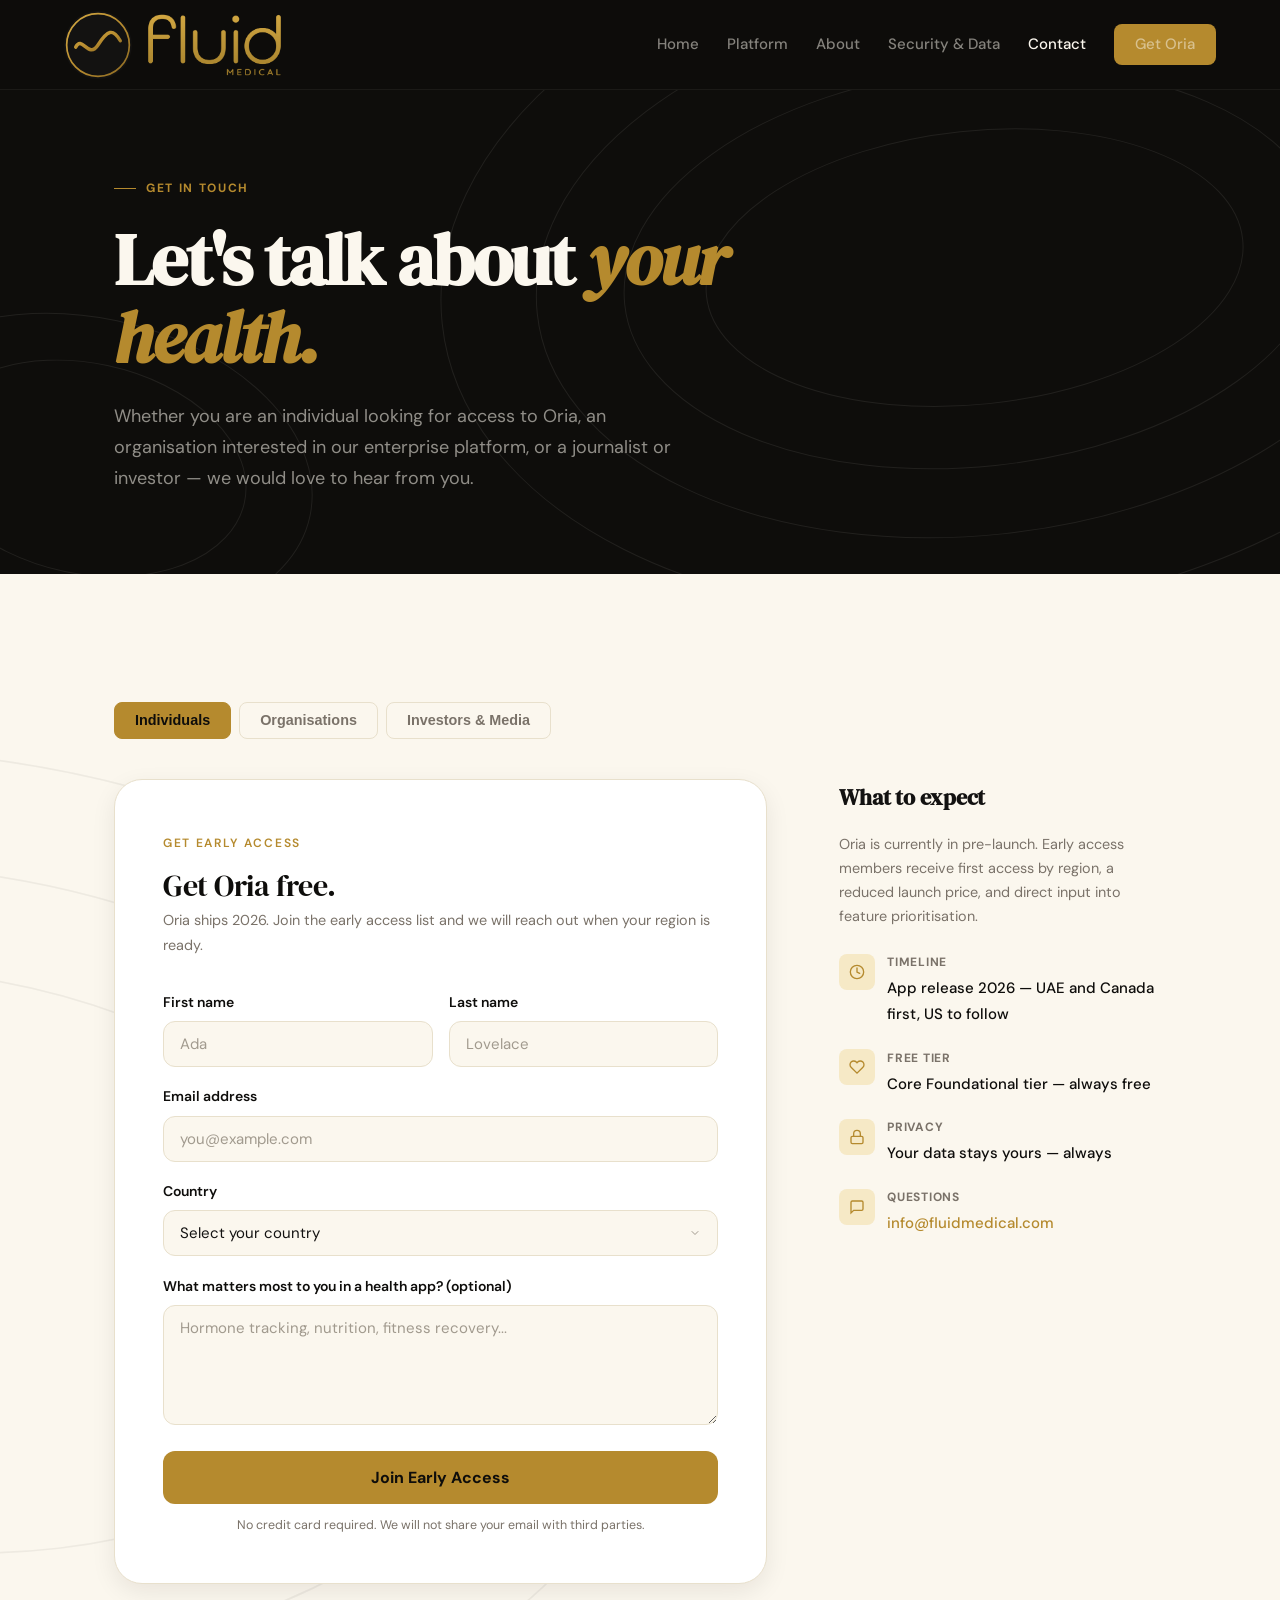
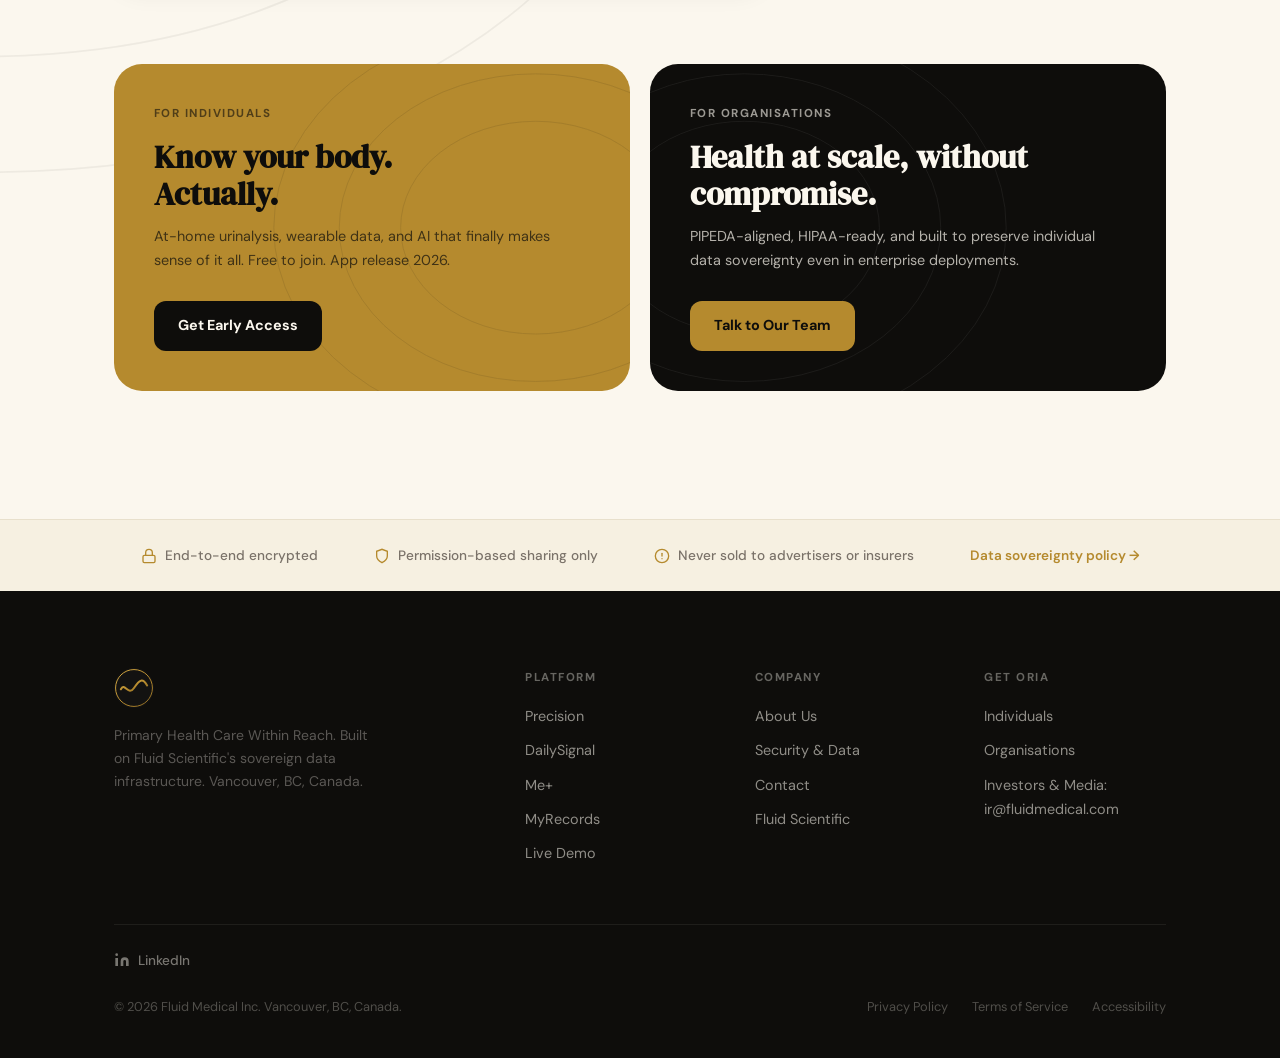
<file: fluidmedical-contact.html>
<!DOCTYPE html>
<html lang="en">
<head>
<meta charset="UTF-8">
<meta name="viewport" content="width=device-width, initial-scale=1.0">
<title>Contact — Fluid Medical</title>
<link rel="stylesheet" href="colors_and_type.css">
<style>
*,*::before,*::after{box-sizing:border-box;margin:0;padding:0}
html{scroll-behavior:smooth}
body{font-family:var(--fm-font-sans);background:var(--fm-bg);color:var(--fm-fg);line-height:var(--fm-leading-relaxed);-webkit-font-smoothing:antialiased}
img{display:block;max-width:100%}
a{color:inherit;text-decoration:none}
ul{list-style:none}
.container{max-width:var(--fm-container);margin:0 auto;padding:0 clamp(1.5rem,5vw,4rem);position:relative;z-index:1}
.section-pad{padding:clamp(5rem,10vw,9rem) 0}
.topo{position:absolute;inset:0;pointer-events:none;z-index:0;overflow:hidden}
.topo svg{width:100%;height:100%}
.topo--ink{opacity:.08;color:var(--fm-cream-100)}
.topo--cream{opacity:.05;color:var(--fm-ink-800)}

/* NAV */
#nav{position:fixed;top:0;left:0;right:0;z-index:300;height:90px;display:flex;align-items:center;justify-content:space-between;padding:0 clamp(1.5rem,5vw,4rem);background:rgba(14,13,11,.96);backdrop-filter:blur(16px);border-bottom:1px solid rgba(251,247,238,.06);transition:box-shadow .22s}
#nav.scrolled{box-shadow:0 4px 32px rgba(14,13,11,.55)}
.nav-logo{display:flex;align-items:center;gap:11px}
.nav-mark{width:68px;height:68px;flex-shrink:0}
.nav-wordmark{height:68px;width:auto}
.nav-links{display:flex;align-items:center;gap:1.75rem}
.nav-links a{color:rgba(251,247,238,.5);font-size:.9375rem;font-weight:500;transition:color .15s}
.nav-links a:hover,.nav-links a.active{color:var(--fm-cream-100)}
.btn-nav{background:var(--fm-brand);color:var(--fm-ink-900);padding:.5rem 1.3rem;border-radius:var(--fm-r-sm);font-size:.9rem;font-weight:700;transition:background .15s,transform .15s}
.btn-nav:hover{background:var(--fm-brand-hover);transform:translateY(-1px);color:var(--fm-ink-900)}
.hamburger{display:none;flex-direction:column;gap:5px;cursor:pointer;background:none;border:none;padding:4px}
.hamburger span{display:block;width:22px;height:2px;background:var(--fm-cream-100);border-radius:2px}
.mob{display:none;position:fixed;top:90px;left:0;right:0;z-index:299;background:var(--fm-ink-900);padding:1.5rem 2rem 2rem;border-bottom:1px solid rgba(251,247,238,.08);flex-direction:column}
.mob.open{display:flex}
.mob a{color:var(--fm-cream-100);font-size:1rem;font-weight:500;padding:.7rem 0;border-bottom:1px solid rgba(251,247,238,.07)}
.mob .btn-nav{margin-top:.75rem;text-align:center;display:block;border:none}

/* PAGE HERO */
.page-hero{padding-top:calc(90px + 5rem);padding-bottom:5rem;background:var(--fm-ink-900);color:var(--fm-cream-100);position:relative;overflow:hidden}
.page-hero-eyebrow{display:inline-flex;align-items:center;gap:10px;font-size:.75rem;font-weight:700;letter-spacing:.14em;text-transform:uppercase;color:var(--fm-brand);margin-bottom:1.4rem}
.page-hero-eyebrow-line{width:22px;height:1px;background:var(--fm-brand)}
.page-hero h1{font-family:var(--fm-font-display);font-size:clamp(2.6rem,6vw,4.5rem);line-height:1.08;letter-spacing:-.025em;color:var(--fm-cream-100)}
.page-hero h1 em{font-style:italic;color:var(--fm-brand)}
.page-hero-lead{font-size:clamp(1rem,1.6vw,1.125rem);color:rgba(251,247,238,.55);max-width:580px;margin-top:1.5rem;line-height:1.72}

/* CONTACT TABS */
.contact-tabs{display:flex;gap:.5rem;margin-bottom:2.5rem}
.ctab{padding:.6rem 1.25rem;border-radius:var(--fm-r-sm);font-size:.9rem;font-weight:600;cursor:pointer;transition:background .15s,color .15s;border:1.5px solid var(--fm-border);background:transparent;color:var(--fm-fg-muted)}
.ctab.active,.ctab:hover{background:var(--fm-brand);color:var(--fm-ink-900);border-color:var(--fm-brand)}
.ctab-panel{display:none}
.ctab-panel.active{display:block}

/* FORM GRID */
.contact-grid{display:grid;grid-template-columns:2fr 1fr;gap:4.5rem;align-items:start}
.form-card{background:var(--fm-paper);border-radius:var(--fm-r-2xl);padding:clamp(2rem,4vw,3rem);border:1px solid var(--fm-border);box-shadow:var(--fm-shadow-3)}
.form-row{display:grid;grid-template-columns:1fr 1fr;gap:1rem}
.form-group{display:flex;flex-direction:column;gap:.45rem;margin-bottom:1.1rem}
.form-label{font-size:.875rem;font-weight:600;color:var(--fm-fg-strong)}
.form-input{width:100%;padding:.75rem 1rem;border-radius:var(--fm-r-md);border:1.5px solid var(--fm-border);background:var(--fm-bg);color:var(--fm-fg);font-family:var(--fm-font-sans);font-size:.9375rem;transition:border-color .15s,box-shadow .15s;outline:none}
.form-input:focus{border-color:var(--fm-brand);box-shadow:0 0 0 3px rgba(181,138,46,.12)}
.form-input::placeholder{color:var(--fm-fg-faint)}
select.form-input{cursor:pointer;appearance:none;background-image:url("data:image/svg+xml,%3Csvg xmlns='http://www.w3.org/2000/svg' width='12' height='12' viewBox='0 0 24 24' fill='none' stroke='%23A19A8E' stroke-width='2' stroke-linecap='round'%3E%3Cpolyline points='6 9 12 15 18 9'/%3E%3C/svg%3E");background-repeat:no-repeat;background-position:right 1rem center;padding-right:2.5rem}
textarea.form-input{resize:vertical;min-height:120px}
.form-submit{width:100%;padding:1rem;background:var(--fm-brand);color:var(--fm-ink-900);border:none;border-radius:var(--fm-r-md);font-family:var(--fm-font-sans);font-size:1rem;font-weight:700;cursor:pointer;transition:background .15s,transform .15s;margin-top:.5rem}
.form-submit:hover{background:var(--fm-brand-hover);transform:translateY(-1px)}
.form-note{font-size:.78rem;color:var(--fm-fg-muted);text-align:center;margin-top:.75rem;line-height:1.5}

/* SIDE INFO */
.contact-info h3{font-family:var(--fm-font-display);font-size:1.4rem;letter-spacing:-.01em;margin-bottom:1rem}
.contact-info p{font-size:.9rem;color:var(--fm-fg-muted);line-height:1.65;margin-bottom:1.5rem}
.info-item{display:flex;align-items:flex-start;gap:.75rem;margin-bottom:1.25rem}
.info-icon{width:36px;height:36px;border-radius:var(--fm-r-sm);background:var(--fm-brand-tint);display:flex;align-items:center;justify-content:center;flex-shrink:0;margin-top:.1rem}
.info-label{font-size:.75rem;font-weight:700;letter-spacing:.06em;text-transform:uppercase;color:var(--fm-fg-muted);margin-bottom:.2rem}
.info-value{font-size:.9375rem;font-weight:500;color:var(--fm-fg-strong)}
.info-value a{color:var(--fm-brand);transition:color .15s}
.info-value a:hover{color:var(--fm-brand-hover)}

/* CTA CARDS */
.cta-cards{display:grid;grid-template-columns:1fr 1fr;gap:1.25rem;margin-top:4rem}
.cta-card{border-radius:var(--fm-r-2xl);padding:2.5rem;position:relative;overflow:hidden}
.cta-card-ind{background:var(--fm-brand);color:var(--fm-ink-900)}
.cta-card-org{background:var(--fm-ink-900);color:var(--fm-cream-100)}
.cta-card .topo{z-index:0}
.cta-card>*:not(.topo){position:relative;z-index:1}
.cta-eyebrow{font-size:.72rem;font-weight:700;letter-spacing:.13em;text-transform:uppercase;margin-bottom:1rem;opacity:.6}
.cta-card h3{font-family:var(--fm-font-display);font-size:clamp(1.5rem,2.5vw,2rem);line-height:1.15;margin-bottom:.75rem}
.cta-card p{font-size:.9rem;line-height:1.65;opacity:.7;margin-bottom:1.75rem}
.cta-card .btn-cta{display:inline-flex;align-items:center;gap:8px;padding:.8rem 1.5rem;border-radius:var(--fm-r-md);font-family:var(--fm-font-sans);font-size:.9rem;font-weight:700;text-decoration:none;transition:transform .15s}
.cta-card .btn-cta:hover{transform:translateY(-2px)}
.cta-card-ind .btn-cta{background:var(--fm-ink-900);color:var(--fm-cream-100)}
.cta-card-org .btn-cta{background:var(--fm-brand);color:var(--fm-ink-900)}

/* PRIVACY STRIP */
.privacy-strip{background:var(--fm-cream-200);border-top:1px solid var(--fm-border)}
.privacy-inner{display:flex;align-items:center;justify-content:center;flex-wrap:wrap;gap:2rem 3.5rem;padding:1.5rem 0}
.privacy-item{display:flex;align-items:center;gap:.5rem;font-size:.85rem;font-weight:500;color:var(--fm-fg-muted)}
.privacy-icon{color:var(--fm-brand);flex-shrink:0}
.privacy-link{color:var(--fm-brand);font-weight:600;font-size:.85rem}

/* FOOTER */
footer{background:var(--fm-ink-900);padding:clamp(3rem,6vw,5rem) 0 2.5rem}
.footer-grid{display:grid;grid-template-columns:2fr 1fr 1fr 1fr;gap:3rem;margin-bottom:3rem}
.footer-mark{width:40px;height:40px;margin-bottom:1rem}
.footer-tagline{color:rgba(251,247,238,.32);font-size:.875rem;line-height:1.65;max-width:260px;margin-top:.5rem}
.footer-col h5{color:rgba(251,247,238,.38);font-size:.72rem;font-weight:700;letter-spacing:.13em;text-transform:uppercase;margin-bottom:1rem}
.footer-col a{display:block;color:rgba(251,247,238,.55);font-size:.9rem;margin-bottom:.6rem;transition:color .15s}
.footer-col a:hover{color:var(--fm-cream-100)}
.footer-bottom{border-top:1px solid rgba(251,247,238,.07);padding-top:1.5rem;display:flex;justify-content:space-between;align-items:center;flex-wrap:wrap;gap:1rem}
.footer-copy{color:rgba(251,247,238,.28);font-size:.8rem}
.footer-legal{display:flex;gap:1.5rem}
.footer-legal a{color:rgba(251,247,238,.28);font-size:.8rem;transition:color .15s}
.footer-legal a:hover{color:rgba(251,247,238,.55)}

@media(max-width:860px){.contact-grid{grid-template-columns:1fr}.cta-cards{grid-template-columns:1fr}}
@media(max-width:640px){.nav-links{display:none}.hamburger{display:flex}.form-row{grid-template-columns:1fr}.footer-grid{grid-template-columns:1fr 1fr;gap:2rem}.privacy-inner{flex-direction:column;align-items:flex-start;padding:0 2rem;gap:.85rem}}
@media(max-width:500px){.footer-grid{grid-template-columns:1fr}}
</style>
</head>
<body>

<!-- NAV -->
<nav id="nav">
  <a href="fluidmedical-home.html" class="nav-logo" aria-label="Fluid Medical">
    <div class="nav-mark">
      <svg xmlns="http://www.w3.org/2000/svg" viewBox="0 0 64 64"><defs><linearGradient id="nm" x1="0" y1="0" x2="1" y2="1"><stop offset="0%" stop-color="#D4A943"/><stop offset="55%" stop-color="#B58A2E"/><stop offset="100%" stop-color="#8A6822"/></linearGradient></defs><circle cx="32" cy="32" r="32" fill="#131211"/><circle cx="32" cy="32" r="29.5" fill="none" stroke="url(#nm)" stroke-width="1.6"/><path d="M11 34 C 17 22, 23 46, 32 32 S 46 16, 53 28" fill="none" stroke="url(#nm)" stroke-width="3.2" stroke-linecap="round"/></svg>
    </div>
    <img src="assets/wordmarks/fluid-medical-wordmark-brass.png" alt="Fluid Medical" class="nav-wordmark">
  </a>
  <div class="nav-links">
    <a href="fluidmedical-home.html">Home</a>
    <a href="fluidmedical-platform.html">Platform</a>
    <a href="fluidmedical-about.html">About</a>
    <a href="fluidmedical-security.html">Security &amp; Data</a>
    <a href="fluidmedical-contact.html" class="active">Contact</a>
    <a href="fluidmedical-contact.html" class="btn-nav">Get Oria</a>
  </div>
  <button class="hamburger" onclick="toggleMenu()" aria-label="Menu"><span></span><span></span><span></span></button>
</nav>
<div class="mob" id="mob">
  <a href="fluidmedical-home.html">Home</a>
  <a href="fluidmedical-platform.html">Platform</a>
  <a href="fluidmedical-about.html">About</a>
  <a href="fluidmedical-security.html">Security &amp; Data</a>
  <a href="fluidmedical-contact.html">Contact</a>
  <a href="fluidmedical-contact.html" class="btn-nav">Get Oria</a>
</div>

<!-- PAGE HERO -->
<section class="page-hero">
  <div class="topo topo--ink">
    <svg xmlns="http://www.w3.org/2000/svg" viewBox="0 0 1400 600" preserveAspectRatio="xMidYMid slice"><g fill="none" stroke="currentColor" stroke-width="1"><ellipse cx="1050" cy="280" rx="560" ry="360" transform="rotate(-6 1050 280)"/><ellipse cx="1050" cy="280" rx="460" ry="280" transform="rotate(-6 1050 280)"/><ellipse cx="1050" cy="280" rx="368" ry="208" transform="rotate(-6 1050 280)"/><ellipse cx="1050" cy="280" rx="282" ry="143" transform="rotate(-6 1050 280)"/><ellipse cx="120" cy="490" rx="240" ry="158" transform="rotate(12 120 490)"/><ellipse cx="120" cy="490" rx="170" ry="110" transform="rotate(12 120 490)"/></g></svg>
  </div>
  <div class="container">
    <div style="max-width:680px">
      <div class="page-hero-eyebrow"><span class="page-hero-eyebrow-line"></span>Get in Touch</div>
      <h1>Let's talk about <em>your health.</em></h1>
      <p class="page-hero-lead">Whether you are an individual looking for access to Oria, an organisation interested in our enterprise platform, or a journalist or investor — we would love to hear from you.</p>
    </div>
  </div>
</section>

<!-- CONTACT FORMS -->
<section class="section-pad" style="position:relative;overflow:hidden">
  <div class="topo topo--cream">
    <svg xmlns="http://www.w3.org/2000/svg" viewBox="0 0 1400 900" preserveAspectRatio="xMidYMid slice"><g fill="none" stroke="currentColor" stroke-width="1"><ellipse cx="280" cy="400" rx="440" ry="295" transform="rotate(7 280 400)"/><ellipse cx="280" cy="400" rx="355" ry="228" transform="rotate(7 280 400)"/><ellipse cx="280" cy="400" rx="275" ry="168" transform="rotate(7 280 400)"/></g></svg>
  </div>
  <div class="container">
    <div class="contact-tabs" id="tabs">
      <button class="ctab active" onclick="switchTab('individuals')">Individuals</button>
      <button class="ctab" onclick="switchTab('organisations')">Organisations</button>
      <button class="ctab" onclick="switchTab('media')">Investors &amp; Media</button>
    </div>

    <!-- INDIVIDUALS -->
    <div class="ctab-panel active" id="individuals">
      <div class="contact-grid">
        <div class="form-card">
          <div class="fm-eyebrow no-rule" style="margin-bottom:1rem">Get Early Access</div>
          <h2 class="fm-h3" style="margin-bottom:.35rem">Get Oria free.</h2>
          <p style="font-size:.9rem;color:var(--fm-fg-muted);margin-bottom:2rem">Oria ships 2026. Join the early access list and we will reach out when your region is ready.</p>
          <form onsubmit="handleSubmit(event,'ind-confirm')">
            <div class="form-row">
              <div class="form-group">
                <label class="form-label">First name</label>
                <input type="text" class="form-input" placeholder="Ada" required>
              </div>
              <div class="form-group">
                <label class="form-label">Last name</label>
                <input type="text" class="form-input" placeholder="Lovelace" required>
              </div>
            </div>
            <div class="form-group">
              <label class="form-label">Email address</label>
              <input type="email" class="form-input" placeholder="you@example.com" required>
            </div>
            <div class="form-group">
              <label class="form-label">Country</label>
              <select class="form-input">
                <option value="">Select your country</option>
                <option>Canada</option>
                <option>United States</option>
                <option>United Kingdom</option>
                <option>Australia</option>
                <option>New Zealand</option>
                <option>Other</option>
              </select>
            </div>
            <div class="form-group">
              <label class="form-label">What matters most to you in a health app? (optional)</label>
              <textarea class="form-input" placeholder="Hormone tracking, nutrition, fitness recovery..."></textarea>
            </div>
            <button type="submit" class="form-submit">Join Early Access</button>
            <p class="form-note" id="ind-confirm" style="display:none;color:var(--fm-success);font-weight:600">You are on the list. We will be in touch before launch.</p>
            <p class="form-note">No credit card required. We will not share your email with third parties.</p>
          </form>
        </div>

        <div class="contact-info">
          <h3>What to expect</h3>
          <p>Oria is currently in pre-launch. Early access members receive first access by region, a reduced launch price, and direct input into feature prioritisation.</p>
          <div class="info-item">
            <div class="info-icon"><svg width="16" height="16" viewBox="0 0 24 24" fill="none" stroke="var(--fm-brand)" stroke-width="2" stroke-linecap="round"><circle cx="12" cy="12" r="10"/><polyline points="12 6 12 12 16 14"/></svg></div>
            <div><div class="info-label">Timeline</div><div class="info-value">App release 2026 — UAE and Canada first, US to follow</div></div>
          </div>
          <div class="info-item">
            <div class="info-icon"><svg width="16" height="16" viewBox="0 0 24 24" fill="none" stroke="var(--fm-brand)" stroke-width="2" stroke-linecap="round"><path d="M20.84 4.61a5.5 5.5 0 00-7.78 0L12 5.67l-1.06-1.06a5.5 5.5 0 00-7.78 7.78l1.06 1.06L12 21.23l7.78-7.78 1.06-1.06a5.5 5.5 0 000-7.78z"/></svg></div>
            <div><div class="info-label">Free tier</div><div class="info-value">Core Foundational tier — always free</div></div>
          </div>
          <div class="info-item">
            <div class="info-icon"><svg width="16" height="16" viewBox="0 0 24 24" fill="none" stroke="var(--fm-brand)" stroke-width="2" stroke-linecap="round"><rect x="3" y="11" width="18" height="11" rx="2"/><path d="M7 11V7a5 5 0 0110 0v4"/></svg></div>
            <div><div class="info-label">Privacy</div><div class="info-value">Your data stays yours — always</div></div>
          </div>
          <div class="info-item">
            <div class="info-icon"><svg width="16" height="16" viewBox="0 0 24 24" fill="none" stroke="var(--fm-brand)" stroke-width="2" stroke-linecap="round"><path d="M21 15a2 2 0 01-2 2H7l-4 4V5a2 2 0 012-2h14a2 2 0 012 2z"/></svg></div>
            <div><div class="info-label">Questions</div><div class="info-value"><a href="mailto:info@fluidmedical.com">info@fluidmedical.com</a></div></div>
          </div>
        </div>
      </div>
    </div>

    <!-- ORGANISATIONS -->
    <div class="ctab-panel" id="organisations">
      <div class="contact-grid">
        <div class="form-card">
          <div class="fm-eyebrow no-rule" style="margin-bottom:1rem">Enterprise Enquiry</div>
          <h2 class="fm-h3" style="margin-bottom:.35rem">Talk to our team.</h2>
          <p style="font-size:.9rem;color:var(--fm-fg-muted);margin-bottom:2rem">We work with long-term care homes, employers, and clinical teams. Tell us about your programme and we will come back within one business day.</p>
          <form onsubmit="handleSubmit(event,'org-confirm')">
            <div class="form-row">
              <div class="form-group">
                <label class="form-label">Name</label>
                <input type="text" class="form-input" placeholder="Your name" required>
              </div>
              <div class="form-group">
                <label class="form-label">Organisation</label>
                <input type="text" class="form-input" placeholder="Organisation name" required>
              </div>
            </div>
            <div class="form-group">
              <label class="form-label">Work email</label>
              <input type="email" class="form-input" placeholder="you@organisation.com" required>
            </div>
            <div class="form-group">
              <label class="form-label">Organisation type</label>
              <select class="form-input">
                <option value="">Select type</option>
                <option>Long-term care / aged care</option>
                <option>Employer wellness programme</option>
                <option>Clinical research / trials</option>
                <option>Primary care / GP practice</option>
                <option>Hospital / health system</option>
                <option>Occupational health</option>
                <option>Other</option>
              </select>
            </div>
            <div class="form-group">
              <label class="form-label">Approximate programme size</label>
              <select class="form-input">
                <option value="">Select range</option>
                <option>1–50 individuals</option>
                <option>50–250 individuals</option>
                <option>250–1,000 individuals</option>
                <option>1,000+ individuals</option>
              </select>
            </div>
            <div class="form-group">
              <label class="form-label">Tell us about your programme</label>
              <textarea class="form-input" placeholder="What are you trying to accomplish? Any specific requirements around data sovereignty, integration, or compliance?"></textarea>
            </div>
            <button type="submit" class="form-submit">Send Enquiry</button>
            <p class="form-note" id="org-confirm" style="display:none;color:var(--fm-success);font-weight:600">Received. We will be in touch within one business day.</p>
            <p class="form-note">We respond within one business day. No sales scripts — just a conversation.</p>
          </form>
        </div>

        <div class="contact-info">
          <h3>What we offer organisations</h3>
          <p>Our enterprise platform is purpose-built for population health monitoring without compromising individual data sovereignty.</p>
          <div class="info-item">
            <div class="info-icon"><svg width="16" height="16" viewBox="0 0 24 24" fill="none" stroke="var(--fm-brand)" stroke-width="2" stroke-linecap="round"><path d="M17 21v-2a4 4 0 00-4-4H5a4 4 0 00-4 4v2"/><circle cx="9" cy="7" r="4"/><path d="M23 21v-2a4 4 0 00-3-3.87M16 3.13a4 4 0 010 7.75"/></svg></div>
            <div><div class="info-label">Deployment</div><div class="info-value">White-label or Fluid Medical branded</div></div>
          </div>
          <div class="info-item">
            <div class="info-icon"><svg width="16" height="16" viewBox="0 0 24 24" fill="none" stroke="var(--fm-brand)" stroke-width="2" stroke-linecap="round"><path d="M12 22s8-4 8-10V5l-8-3-8 3v7c0 6 8 10 8 10z"/></svg></div>
            <div><div class="info-label">Compliance</div><div class="info-value">PIPEDA, HIPAA-aligned, BAAs available</div></div>
          </div>
          <div class="info-item">
            <div class="info-icon"><svg width="16" height="16" viewBox="0 0 24 24" fill="none" stroke="var(--fm-brand)" stroke-width="2" stroke-linecap="round"><polyline points="22 12 18 12 15 21 9 3 6 12 2 12"/></svg></div>
            <div><div class="info-label">Analytics</div><div class="info-value">Population-level aggregate dashboards only — individual sovereignty preserved</div></div>
          </div>
          <div class="info-item">
            <div class="info-icon"><svg width="16" height="16" viewBox="0 0 24 24" fill="none" stroke="var(--fm-brand)" stroke-width="2" stroke-linecap="round"><path d="M21 15a2 2 0 01-2 2H7l-4 4V5a2 2 0 012-2h14a2 2 0 012 2z"/></svg></div>
            <div><div class="info-label">Direct contact</div><div class="info-value"><a href="mailto:info@fluidmedical.com">info@fluidmedical.com</a></div></div>
          </div>
        </div>
      </div>
    </div>

    <!-- INVESTORS & MEDIA -->
    <div class="ctab-panel" id="media">
      <div class="contact-grid">
        <div class="form-card">
          <div class="fm-eyebrow no-rule" style="margin-bottom:1rem">Media &amp; Investment</div>
          <h2 class="fm-h3" style="margin-bottom:.35rem">Speak with the founders.</h2>
          <p style="font-size:.9rem;color:var(--fm-fg-muted);margin-bottom:2rem">For press enquiries, investor conversations, or partnership discussions — reach out directly. We respond to every genuine enquiry.</p>
          <form onsubmit="handleSubmit(event,'med-confirm')">
            <div class="form-row">
              <div class="form-group">
                <label class="form-label">Name</label>
                <input type="text" class="form-input" placeholder="Your name" required>
              </div>
              <div class="form-group">
                <label class="form-label">Organisation</label>
                <input type="text" class="form-input" placeholder="Publication or firm name">
              </div>
            </div>
            <div class="form-group">
              <label class="form-label">Email</label>
              <input type="email" class="form-input" placeholder="you@example.com" required>
            </div>
            <div class="form-group">
              <label class="form-label">Enquiry type</label>
              <select class="form-input">
                <option value="">Select type</option>
                <option>Press / media</option>
                <option>Investment enquiry</option>
                <option>Partnership / licensing</option>
                <option>Speaking / events</option>
                <option>Other</option>
              </select>
            </div>
            <div class="form-group">
              <label class="form-label">Tell us more</label>
              <textarea class="form-input" placeholder="What would you like to discuss?"></textarea>
            </div>
            <button type="submit" class="form-submit">Send Message</button>
            <p class="form-note" id="med-confirm" style="display:none;color:var(--fm-success);font-weight:600">Message received. We will be in touch shortly.</p>
          </form>
        </div>

        <div class="contact-info">
          <h3>For press and investors</h3>
          <p>Fluid Medical is a pre-seed company headquartered in Vancouver, BC. We are building the infrastructure layer for personal health data sovereignty.</p>
          <div class="info-item">
            <div class="info-icon"><svg width="16" height="16" viewBox="0 0 24 24" fill="none" stroke="var(--fm-brand)" stroke-width="2" stroke-linecap="round"><path d="M21 15a2 2 0 01-2 2H7l-4 4V5a2 2 0 012-2h14a2 2 0 012 2z"/></svg></div>
            <div><div class="info-label">Press contact</div><div class="info-value"><a href="mailto:info@fluidmedical.com">info@fluidmedical.com</a></div></div>
          </div>
          <div class="info-item">
            <div class="info-icon"><svg width="16" height="16" viewBox="0 0 24 24" fill="none" stroke="var(--fm-brand)" stroke-width="2" stroke-linecap="round"><path d="M21 10c0 7-9 13-9 13s-9-6-9-13a9 9 0 0118 0z"/><circle cx="12" cy="10" r="3"/></svg></div>
            <div><div class="info-label">Headquarters</div><div class="info-value">Vancouver, BC, Canada</div></div>
          </div>
          <div class="info-item">
            <div class="info-icon"><svg width="16" height="16" viewBox="0 0 24 24" fill="none" stroke="var(--fm-brand)" stroke-width="2" stroke-linecap="round"><path d="M9 19c-5 1.5-5-2.5-7-3m14 6v-3.87a3.37 3.37 0 00-.94-2.61c3.14-.35 6.44-1.54 6.44-7A5.44 5.44 0 0020 4.77 5.07 5.07 0 0019.91 1S18.73.65 16 2.48a13.38 13.38 0 00-7 0C6.27.65 5.09 1 5.09 1A5.07 5.07 0 005 4.77a5.44 5.44 0 00-1.5 3.78c0 5.42 3.3 6.61 6.44 7A3.37 3.37 0 009 18.13V22"/></svg></div>
            <div><div class="info-label">Open source</div><div class="info-value"><a href="https://github.com/Ash-Fluid/Oria Premium" target="_blank" rel="noopener" style="color:var(--fm-brand)">Oria prototype on GitHub</a></div></div>
          </div>
        </div>
      </div>
    </div>

    <!-- BOTTOM CTA CARDS -->
    <div class="cta-cards" style="margin-top:5rem">
      <div class="cta-card cta-card-ind">
        <div class="topo"><svg xmlns="http://www.w3.org/2000/svg" viewBox="0 0 600 400"><g fill="none" stroke="#131211" stroke-width="1" opacity=".12"><ellipse cx="500" cy="200" rx="320" ry="250"/><ellipse cx="500" cy="200" rx="240" ry="188"/><ellipse cx="500" cy="200" rx="165" ry="130"/></g></svg></div>
        <div class="cta-eyebrow">For Individuals</div>
        <h3>Know your body.<br>Actually.</h3>
        <p>At-home urinalysis, wearable data, and AI that finally makes sense of it all. Free to join. App release 2026.</p>
        <a href="#" onclick="switchTab('individuals');window.scrollTo({top:document.getElementById('tabs').getBoundingClientRect().top+scrollY-90,behavior:'smooth'});return false" class="btn-cta">Get Early Access</a>
      </div>
      <div class="cta-card cta-card-org">
        <div class="topo"><svg xmlns="http://www.w3.org/2000/svg" viewBox="0 0 600 400"><g fill="none" stroke="white" stroke-width="1" opacity=".07"><ellipse cx="100" cy="200" rx="320" ry="250"/><ellipse cx="100" cy="200" rx="240" ry="188"/><ellipse cx="100" cy="200" rx="165" ry="130"/></g></svg></div>
        <div class="cta-eyebrow">For Organisations</div>
        <h3>Health at scale, without compromise.</h3>
        <p>PIPEDA-aligned, HIPAA-ready, and built to preserve individual data sovereignty even in enterprise deployments.</p>
        <a href="#" onclick="switchTab('organisations');window.scrollTo({top:document.getElementById('tabs').getBoundingClientRect().top+scrollY-90,behavior:'smooth'});return false" class="btn-cta">Talk to Our Team</a>
      </div>
    </div>
  </div>
</section>

<!-- PRIVACY STRIP -->
<div class="privacy-strip">
  <div class="container">
    <div class="privacy-inner">
      <div class="privacy-item"><svg class="privacy-icon" width="16" height="16" viewBox="0 0 24 24" fill="none" stroke="currentColor" stroke-width="2" stroke-linecap="round"><rect x="3" y="11" width="18" height="11" rx="2"/><path d="M7 11V7a5 5 0 0110 0v4"/></svg><span>End-to-end encrypted</span></div>
      <div class="privacy-item"><svg class="privacy-icon" width="16" height="16" viewBox="0 0 24 24" fill="none" stroke="currentColor" stroke-width="2" stroke-linecap="round"><path d="M12 22s8-4 8-10V5l-8-3-8 3v7c0 6 8 10 8 10z"/></svg><span>Permission-based sharing only</span></div>
      <div class="privacy-item"><svg class="privacy-icon" width="16" height="16" viewBox="0 0 24 24" fill="none" stroke="currentColor" stroke-width="2" stroke-linecap="round"><circle cx="12" cy="12" r="10"/><line x1="12" y1="8" x2="12" y2="12"/><line x1="12" y1="16" x2="12.01" y2="16"/></svg><span>Never sold to advertisers or insurers</span></div>
      <div class="privacy-item"><a href="fluidmedical-security.html" class="privacy-link">Data sovereignty policy →</a></div>
    </div>
  </div>
</div>

<!-- FOOTER -->
<footer>
  <div class="container">
    <div class="footer-grid">
      <div>
        <div class="footer-mark"><svg xmlns="http://www.w3.org/2000/svg" viewBox="0 0 64 64"><defs><linearGradient id="ff" x1="0" y1="0" x2="1" y2="1"><stop offset="0%" stop-color="#D4A943"/><stop offset="55%" stop-color="#B58A2E"/><stop offset="100%" stop-color="#8A6822"/></linearGradient></defs><circle cx="32" cy="32" r="32" fill="#131211"/><circle cx="32" cy="32" r="29.5" fill="none" stroke="url(#ff)" stroke-width="1.6"/><path d="M11 34 C 17 22, 23 46, 32 32 S 46 16, 53 28" fill="none" stroke="url(#ff)" stroke-width="3.2" stroke-linecap="round"/></svg></div>
        <p class="footer-tagline">Primary Health Care Within Reach. Built on Fluid Scientific's sovereign data infrastructure. Vancouver, BC, Canada.</p>
      </div>
      <div class="footer-col"><h5>Platform</h5><a href="fluidmedical-platform.html">Precision</a><a href="fluidmedical-platform.html">DailySignal</a><a href="fluidmedical-platform.html">Me+</a><a href="fluidmedical-platform.html">MyRecords</a><a href="fluidmedical-demo.html">Live Demo</a></div>
      <div class="footer-col"><h5>Company</h5><a href="fluidmedical-about.html">About Us</a><a href="fluidmedical-security.html">Security &amp; Data</a><a href="fluidmedical-contact.html">Contact</a><a href="https://fluidscientific.com" target="_blank" rel="noopener">Fluid Scientific</a></div>
      <div class="footer-col"><h5>Get Oria</h5><a href="fluidmedical-contact.html">Individuals</a><a href="fluidmedical-contact.html">Organisations</a><a href="fluidmedical-contact.html">Investors &amp; Media: ir@fluidmedical.com</a></div>
    </div>
      <div style="border-top:1px solid rgba(251,247,238,.07);padding-top:1.5rem;padding-bottom:1.5rem;display:flex;align-items:center;gap:1rem">
        <a href="https://linkedin.com/company/fluidmedical/" target="_blank" rel="noopener" style="display:inline-flex;align-items:center;gap:.5rem;color:rgba(251,247,238,.45);font-size:.85rem;font-weight:500;transition:color .15s" onmouseover="this.style.color='rgba(251,247,238,.85)'" onmouseout="this.style.color='rgba(251,247,238,.45)'"><svg width="16" height="16" viewBox="0 0 24 24" fill="currentColor"><path d="M16 8a6 6 0 016 6v7h-4v-7a2 2 0 00-2-2 2 2 0 00-2 2v7h-4v-7a6 6 0 016-6zM2 9h4v12H2z"/><circle cx="4" cy="4" r="2"/></svg>LinkedIn</a>
      </div>
    <div class="footer-bottom" style="border-top:none;padding-top:0">
      <div class="footer-copy">&copy; 2026 Fluid Medical Inc. Vancouver, BC, Canada.</div>
      <div class="footer-legal"><a href="#">Privacy Policy</a><a href="#">Terms of Service</a><a href="#">Accessibility</a></div>
    </div>
  </div>
</footer>

<script>
const nav=document.getElementById('nav');
window.addEventListener('scroll',()=>nav.classList.toggle('scrolled',scrollY>10),{passive:true});
function toggleMenu(){document.getElementById('mob').classList.toggle('open')}
document.querySelectorAll('.mob a').forEach(l=>l.addEventListener('click',()=>document.getElementById('mob').classList.remove('open')));
function switchTab(id){
  document.querySelectorAll('.ctab').forEach((b,i)=>{b.classList.toggle('active',['individuals','organisations','media'][i]===id)});
  document.querySelectorAll('.ctab-panel').forEach(p=>p.classList.toggle('active',p.id===id));
}
function handleSubmit(e,confirmId){
  e.preventDefault();
  const conf=document.getElementById(confirmId);
  if(conf){conf.style.display='block'}
  e.target.querySelectorAll('input,select,textarea,button[type=submit]').forEach(el=>el.disabled=true);
}
// Pre-select tab from URL hash
if(location.hash){const t=location.hash.slice(1);if(['individuals','organisations','media'].includes(t))switchTab(t)}
</script>
</body>
</html>
</file>
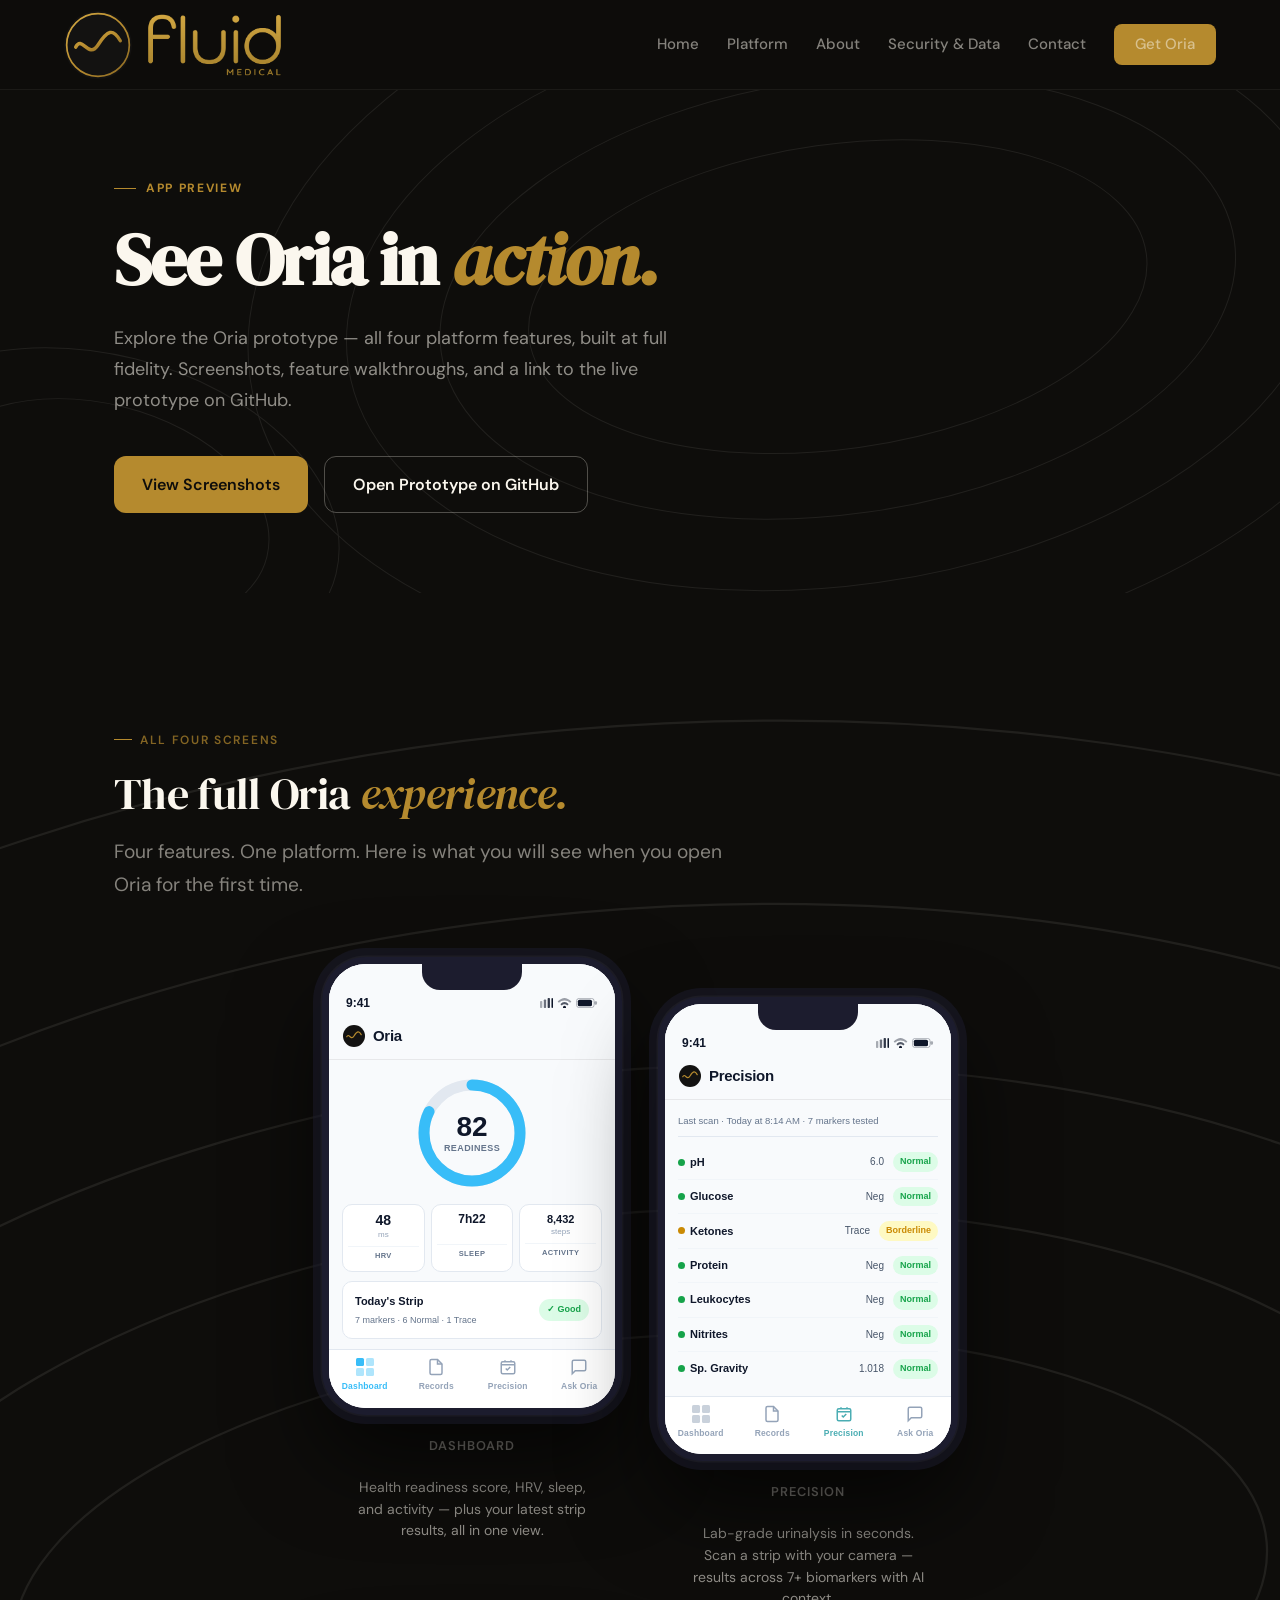
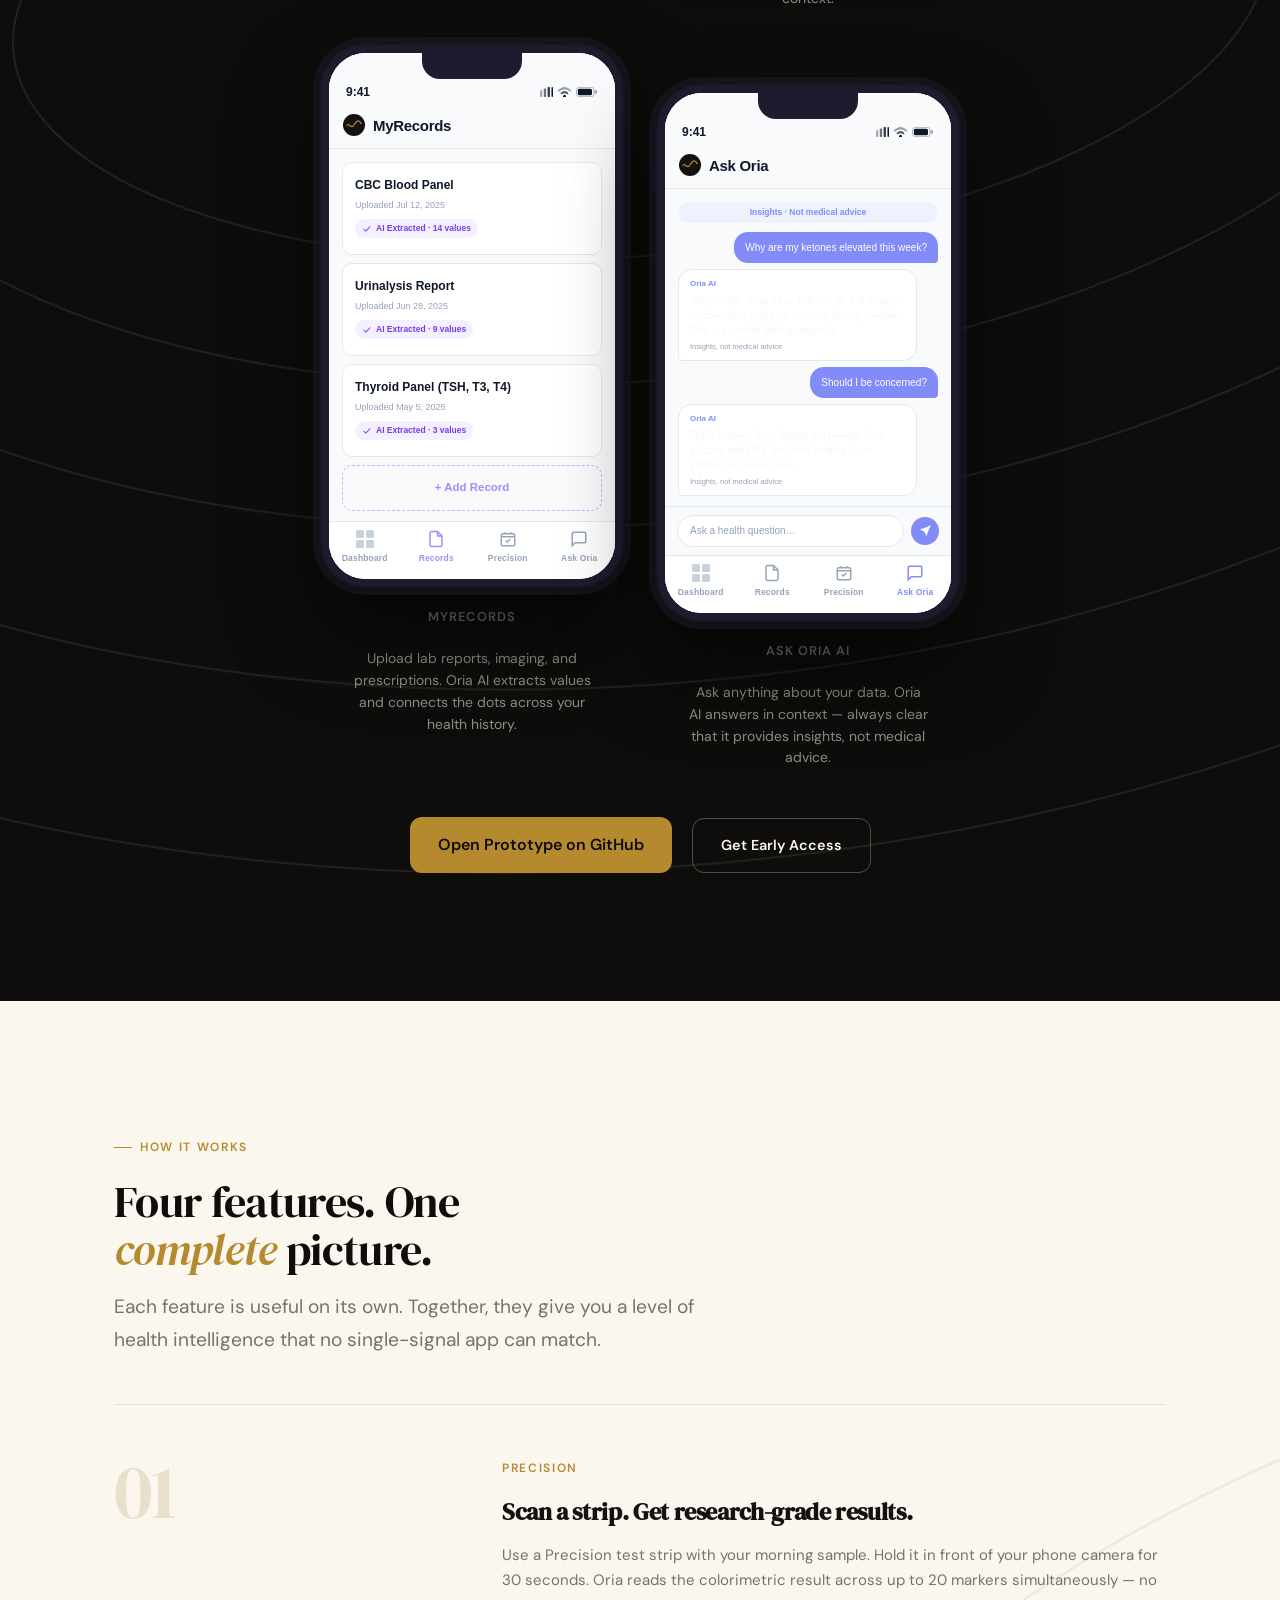
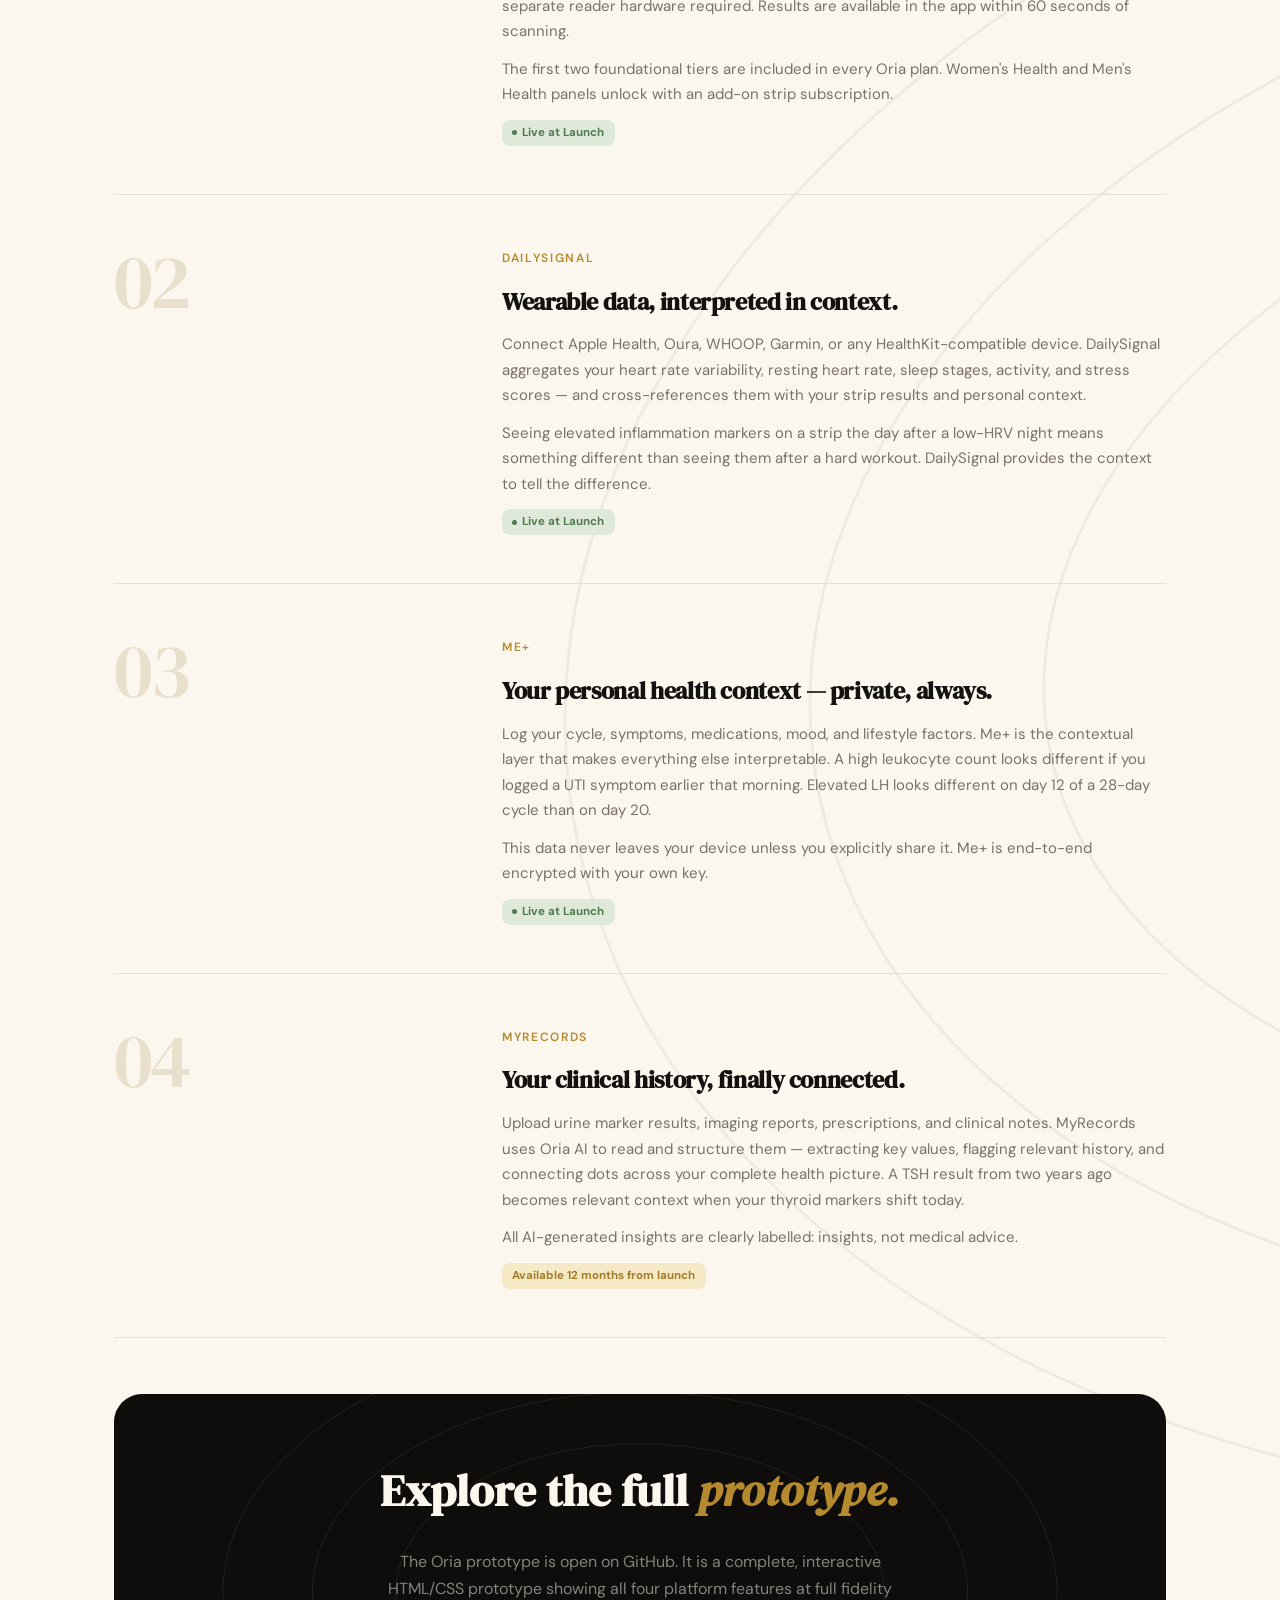
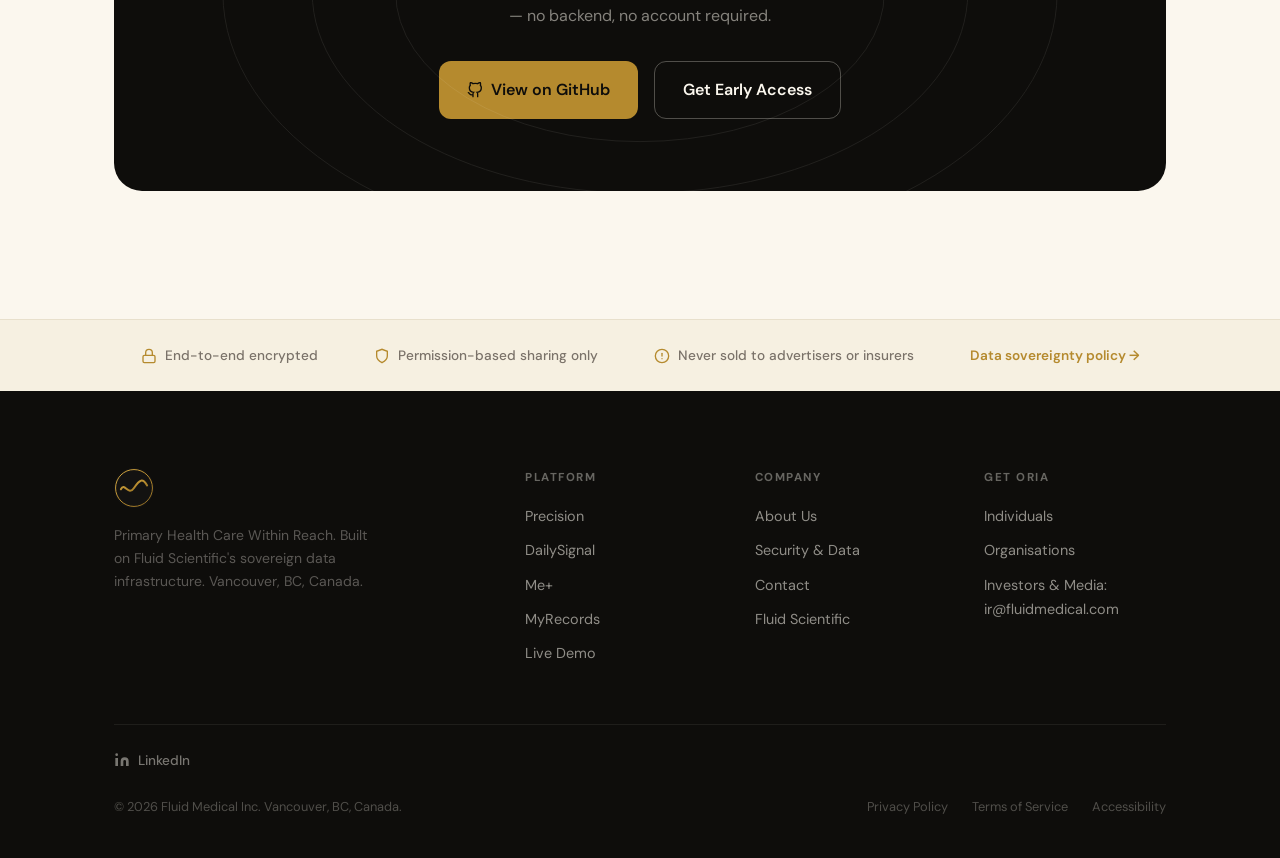
<file: fluidmedical-demo.html>
<!DOCTYPE html>
<html lang="en">
<head>
<meta charset="UTF-8">
<meta name="viewport" content="width=device-width, initial-scale=1.0">
<title>Demo — Fluid Medical</title>
<link rel="stylesheet" href="colors_and_type.css">
<style>
*,*::before,*::after{box-sizing:border-box;margin:0;padding:0}
html{scroll-behavior:smooth}
body{font-family:var(--fm-font-sans);background:var(--fm-bg);color:var(--fm-fg);line-height:var(--fm-leading-relaxed);-webkit-font-smoothing:antialiased}
img{display:block;max-width:100%}
a{color:inherit;text-decoration:none}
ul{list-style:none}
.container{max-width:var(--fm-container);margin:0 auto;padding:0 clamp(1.5rem,5vw,4rem);position:relative;z-index:1}
.section-pad{padding:clamp(5rem,10vw,9rem) 0}
.topo{position:absolute;inset:0;pointer-events:none;z-index:0;overflow:hidden}
.topo svg{width:100%;height:100%}
.topo--ink{opacity:.08;color:var(--fm-cream-100)}
.topo--cream{opacity:.05;color:var(--fm-ink-800)}

/* NAV */
#nav{position:fixed;top:0;left:0;right:0;z-index:300;height:90px;display:flex;align-items:center;justify-content:space-between;padding:0 clamp(1.5rem,5vw,4rem);background:rgba(14,13,11,.96);backdrop-filter:blur(16px);border-bottom:1px solid rgba(251,247,238,.06);transition:box-shadow .22s}
#nav.scrolled{box-shadow:0 4px 32px rgba(14,13,11,.55)}
.nav-logo{display:flex;align-items:center;gap:11px}
.nav-mark{width:68px;height:68px;flex-shrink:0}
.nav-wordmark{height:68px;width:auto}
.nav-links{display:flex;align-items:center;gap:1.75rem}
.nav-links a{color:rgba(251,247,238,.5);font-size:.9375rem;font-weight:500;transition:color .15s}
.nav-links a:hover,.nav-links a.active{color:var(--fm-cream-100)}
.btn-nav{background:var(--fm-brand);color:var(--fm-ink-900);padding:.5rem 1.3rem;border-radius:var(--fm-r-sm);font-size:.9rem;font-weight:700;transition:background .15s,transform .15s}
.btn-nav:hover{background:var(--fm-brand-hover);transform:translateY(-1px);color:var(--fm-ink-900)}
.hamburger{display:none;flex-direction:column;gap:5px;cursor:pointer;background:none;border:none;padding:4px}
.hamburger span{display:block;width:22px;height:2px;background:var(--fm-cream-100);border-radius:2px}
.mob{display:none;position:fixed;top:90px;left:0;right:0;z-index:299;background:var(--fm-ink-900);padding:1.5rem 2rem 2rem;border-bottom:1px solid rgba(251,247,238,.08);flex-direction:column}
.mob.open{display:flex}
.mob a{color:var(--fm-cream-100);font-size:1rem;font-weight:500;padding:.7rem 0;border-bottom:1px solid rgba(251,247,238,.07)}
.mob .btn-nav{margin-top:.75rem;text-align:center;display:block;border:none}

/* BUTTONS */
.btn{display:inline-flex;align-items:center;gap:8px;padding:.875rem 1.75rem;border-radius:var(--fm-r-md);font-family:var(--fm-font-sans);font-size:1rem;font-weight:600;cursor:pointer;border:none;transition:background .15s,transform .15s,box-shadow .2s;text-decoration:none}
.btn:hover{transform:translateY(-2px);box-shadow:0 8px 28px rgba(20,18,14,.22)}
.btn-brass{background:var(--fm-brand);color:var(--fm-ink-900)}
.btn-brass:hover{background:var(--fm-brand-hover)}
.btn-outline-cream{background:transparent;color:var(--fm-cream-100);border:1.5px solid rgba(251,247,238,.28)}
.btn-outline-cream:hover{border-color:rgba(251,247,238,.7);background:rgba(251,247,238,.06);box-shadow:none}

/* PAGE HERO */
.page-hero{padding-top:calc(90px + 5rem);padding-bottom:5rem;background:var(--fm-ink-900);color:var(--fm-cream-100);position:relative;overflow:hidden}
.page-hero-eyebrow{display:inline-flex;align-items:center;gap:10px;font-size:.75rem;font-weight:700;letter-spacing:.14em;text-transform:uppercase;color:var(--fm-brand);margin-bottom:1.4rem}
.page-hero-eyebrow-line{width:22px;height:1px;background:var(--fm-brand)}
.page-hero h1{font-family:var(--fm-font-display);font-size:clamp(2.6rem,6vw,4.5rem);line-height:1.08;letter-spacing:-.025em;color:var(--fm-cream-100)}
.page-hero h1 em{font-style:italic;color:var(--fm-brand)}
.page-hero-lead{font-size:clamp(1rem,1.6vw,1.125rem);color:rgba(251,247,238,.55);max-width:580px;margin-top:1.5rem;line-height:1.72}

/* SCREENSHOT GALLERY — light mode, near life-size */
.gallery-section{background:var(--fm-bg-inverse);color:var(--fm-cream-100);position:relative;overflow:hidden}
.gallery-grid{display:grid;grid-template-columns:repeat(2,300px);gap:2.25rem;margin-top:3.5rem;justify-content:center;align-items:start}
.g-card{display:flex;flex-direction:column;align-items:center;gap:1.25rem}
.g-card:nth-child(2n){margin-top:2.5rem}
/* Phone frame — light mode, near life-size */
.g-frame{width:300px;background:#F8FAFC;border-radius:44px;border:7px solid #1C1C2E;box-shadow:0 0 0 1.5px rgba(255,255,255,.04),0 0 0 9px rgba(28,28,46,.5),0 44px 88px rgba(0,0,0,.65);overflow:hidden;position:relative;font-family:'SF Pro Display','Segoe UI',-apple-system,BlinkMacSystemFont,sans-serif;display:flex;flex-direction:column}
.g-notch{position:absolute;top:0;left:50%;transform:translateX(-50%);width:100px;height:26px;background:#1C1C2E;border-radius:0 0 18px 18px;z-index:10}
.g-screen{display:flex;flex-direction:column;background:#F8FAFC;flex:1}
.g-statusbar{display:flex;justify-content:space-between;align-items:center;padding:29px 17px 5px;background:#F8FAFC}
.g-time{font-size:12px;font-weight:700;color:#0F172A}
.g-icons{display:flex;align-items:center;gap:4px;color:#0F172A}
.g-appbar{display:flex;align-items:center;gap:8px;padding:5px 14px 10px;background:#F8FAFC;border-bottom:1px solid rgba(0,0,0,.07)}
.g-appbar-logo{width:22px;height:22px;flex-shrink:0}
.g-appbar-title{font-size:15px;font-weight:700;color:#0F172A;letter-spacing:-.3px}
.g-content{flex:1;padding:13px 13px 10px}
.g-tabbar{display:flex;border-top:1px solid #E2E8F0;background:#FFFFFF;padding:8px 0 14px;flex-shrink:0}
.g-tab{flex:1;display:flex;flex-direction:column;align-items:center;gap:3px;font-size:8.5px;font-weight:600;color:#94A3B8;letter-spacing:.02em}
.g-tab.act{color:var(--tc)}
.g-label{font-size:.8rem;font-weight:600;letter-spacing:.08em;text-transform:uppercase;color:rgba(251,247,238,.45)}
.g-desc{font-size:.875rem;color:rgba(251,247,238,.55);text-align:center;max-width:240px;line-height:1.55}
/* Dashboard screen */
.gd-ring-wrap{display:flex;justify-content:center;margin-bottom:11px;position:relative;line-height:0}
.gd-ring-score{position:absolute;top:50%;left:50%;transform:translate(-50%,-50%);text-align:center;line-height:normal}
.gd-score-num{font-size:28px;font-weight:800;color:#0F172A;line-height:1}
.gd-score-lbl{font-size:9px;color:#64748B;font-weight:600;text-transform:uppercase;letter-spacing:.4px;margin-top:2px}
.gd-metrics{display:grid;grid-template-columns:repeat(3,1fr);gap:6px;margin-bottom:9px}
.gd-metric{background:#FFFFFF;border-radius:10px;padding:8px 5px;text-align:center;border:1px solid #E2E8F0}
.gd-m-val{font-size:14px;font-weight:800;color:#0F172A;line-height:1.1}
.gd-m-unit{font-size:8px;color:#94A3B8;font-weight:500}
.gd-m-lbl{font-size:7.5px;color:#64748B;font-weight:700;text-transform:uppercase;letter-spacing:.4px;margin-top:4px;border-top:1px solid #F1F5F9;padding-top:3px}
.gd-strip-card{background:#FFFFFF;border-radius:10px;padding:10px 12px;border:1px solid #E2E8F0;display:flex;justify-content:space-between;align-items:center}
.gd-strip-title{font-size:11px;font-weight:700;color:#0F172A}
.gd-strip-sub{font-size:9px;color:#64748B;margin-top:2px}
.gd-strip-ok{font-size:9px;font-weight:700;padding:3px 8px;border-radius:20px;background:#DCFCE7;color:#16A34A}
/* Precision screen */
.gp-scan-meta{font-size:9.5px;color:#64748B;font-weight:500;margin-bottom:8px;padding-bottom:7px;border-bottom:1px solid #E2E8F0}
.gp-row{display:flex;align-items:center;padding:7px 0;border-bottom:1px solid #F1F5F9;gap:5px}
.gp-row:last-child{border-bottom:none}
.gp-dot{width:7px;height:7px;border-radius:50%;flex-shrink:0}
.gp-marker{font-size:11px;font-weight:600;color:#0F172A;flex:1}
.gp-value{font-size:10px;color:#475569;width:44px;text-align:right;margin-right:4px}
.gp-status{font-size:9px;font-weight:700;padding:2px 7px;border-radius:20px;white-space:nowrap}
.gp-norm{background:#DCFCE7;color:#16A34A}
.gp-warn{background:#FEF9C3;color:#CA8A04}
/* Records screen */
.gr-card{background:#FFFFFF;border-radius:10px;padding:12px;border:1px solid #E2E8F0;margin-bottom:8px}
.gr-card-title{font-size:12px;font-weight:700;color:#0F172A}
.gr-card-date{font-size:9px;color:#94A3B8;margin-top:2px}
.gr-ai-tag{display:inline-flex;align-items:center;gap:4px;font-size:8.5px;font-weight:700;background:#F3F0FF;color:#7C3AED;padding:2px 7px;border-radius:20px;margin-top:6px}
.gr-add{border:1.5px dashed #C4B5FD;border-radius:10px;padding:12px;text-align:center;color:#A78BFA;font-size:11.5px;font-weight:700}
/* Ask Oria screen */
.ga-disc{font-size:8.5px;font-weight:700;color:#818CF8;background:#EEF2FF;border-radius:20px;padding:3px 10px;text-align:center;margin-bottom:9px;display:inline-block}
.ga-msgs{display:flex;flex-direction:column;gap:6px}
.ga-user{background:#818CF8;color:#FFFFFF;border-radius:14px 14px 4px 14px;padding:8px 11px;font-size:10px;line-height:1.5;align-self:flex-end;max-width:82%}
.ga-ai{background:#FFFFFF;border:1px solid #E2E8F0;border-radius:14px 14px 14px 4px;padding:8px 11px;font-size:10px;line-height:1.5;max-width:92%}
.ga-ai-name{font-size:8px;font-weight:700;color:#818CF8;margin-bottom:3px}
.ga-ai-foot{font-size:7.5px;color:#94A3B8;margin-top:3px}
.ga-input-area{border-top:1px solid #E2E8F0;padding:8px 12px;background:#F8FAFC;display:flex;align-items:center;gap:7px;flex-shrink:0}
.ga-input-pill{flex:1;background:#FFFFFF;border:1px solid #E2E8F0;border-radius:20px;padding:6px 12px;font-size:10px;color:#94A3B8}
.ga-send-btn{width:28px;height:28px;border-radius:50%;background:#818CF8;display:flex;align-items:center;justify-content:center;flex-shrink:0}

/* FEATURE WALKTHROUGH */
.walkthrough{margin-top:3rem;display:flex;flex-direction:column;gap:0}
.wt-step{display:grid;grid-template-columns:1fr 2fr;gap:3.5rem;align-items:start;padding:3rem 0;border-top:1px solid var(--fm-border)}
.wt-step:last-child{border-bottom:1px solid var(--fm-border)}
.wt-num{font-family:var(--fm-font-display);font-size:clamp(3rem,6vw,5rem);line-height:1;color:var(--fm-ink-100);letter-spacing:-.04em}
.wt-title{font-family:var(--fm-font-display);font-size:1.5rem;letter-spacing:-.015em;margin-bottom:.65rem}
.wt-desc{font-size:.9375rem;color:var(--fm-fg-muted);line-height:1.7}
.wt-badge{display:inline-flex;align-items:center;gap:5px;font-size:.72rem;font-weight:700;padding:.2rem .65rem;border-radius:var(--fm-r-sm);background:var(--fm-success-bg);color:var(--fm-success);margin-top:.75rem}
.wt-badge::before{content:'';display:block;width:5px;height:5px;border-radius:50%;background:var(--fm-success)}

/* PROTOTYPE CTA */
.proto-cta{background:var(--fm-ink-900);color:var(--fm-cream-100);border-radius:var(--fm-r-2xl);padding:clamp(3rem,6vw,4.5rem);display:flex;flex-direction:column;align-items:center;text-align:center;gap:2rem;position:relative;overflow:hidden;margin-top:3.5rem}
.proto-cta h3{font-family:var(--fm-font-display);font-size:clamp(1.8rem,3.5vw,2.8rem);color:var(--fm-cream-100);line-height:1.12}
.proto-cta h3 em{font-style:italic;color:var(--fm-brand)}
.proto-cta p{color:rgba(251,247,238,.5);max-width:520px;font-size:1rem;line-height:1.7}
.proto-btns{display:flex;gap:1rem;flex-wrap:wrap;justify-content:center}

/* PRIVACY STRIP */
.privacy-strip{background:var(--fm-cream-200);border-top:1px solid var(--fm-border)}
.privacy-inner{display:flex;align-items:center;justify-content:center;flex-wrap:wrap;gap:2rem 3.5rem;padding:1.5rem 0}
.privacy-item{display:flex;align-items:center;gap:.5rem;font-size:.85rem;font-weight:500;color:var(--fm-fg-muted)}
.privacy-icon{color:var(--fm-brand);flex-shrink:0}
.privacy-link{color:var(--fm-brand);font-weight:600;font-size:.85rem}

/* FOOTER */
footer{background:var(--fm-ink-900);padding:clamp(3rem,6vw,5rem) 0 2.5rem}
.footer-grid{display:grid;grid-template-columns:2fr 1fr 1fr 1fr;gap:3rem;margin-bottom:3rem}
.footer-mark{width:40px;height:40px;margin-bottom:1rem}
.footer-tagline{color:rgba(251,247,238,.32);font-size:.875rem;line-height:1.65;max-width:260px;margin-top:.5rem}
.footer-col h5{color:rgba(251,247,238,.38);font-size:.72rem;font-weight:700;letter-spacing:.13em;text-transform:uppercase;margin-bottom:1rem}
.footer-col a{display:block;color:rgba(251,247,238,.55);font-size:.9rem;margin-bottom:.6rem;transition:color .15s}
.footer-col a:hover{color:var(--fm-cream-100)}
.footer-bottom{border-top:1px solid rgba(251,247,238,.07);padding-top:1.5rem;display:flex;justify-content:space-between;align-items:center;flex-wrap:wrap;gap:1rem}
.footer-copy{color:rgba(251,247,238,.28);font-size:.8rem}
.footer-legal{display:flex;gap:1.5rem}
.footer-legal a{color:rgba(251,247,238,.28);font-size:.8rem;transition:color .15s}
.footer-legal a:hover{color:rgba(251,247,238,.55)}

@media(max-width:980px){.gallery-grid{grid-template-columns:repeat(2,300px)}}
@media(max-width:780px){.wt-step{grid-template-columns:1fr}}
@media(max-width:640px){.nav-links{display:none}.hamburger{display:flex}.gallery-grid{grid-template-columns:minmax(280px,300px)}.g-card:nth-child(2n){margin-top:0}.footer-grid{grid-template-columns:1fr 1fr;gap:2rem}.privacy-inner{flex-direction:column;align-items:flex-start;padding:0 2rem;gap:.85rem}}
@media(max-width:420px){.footer-grid{grid-template-columns:1fr}}
</style>
</head>
<body>

<!-- NAV -->
<nav id="nav">
  <a href="fluidmedical-home.html" class="nav-logo" aria-label="Fluid Medical">
    <div class="nav-mark">
      <svg xmlns="http://www.w3.org/2000/svg" viewBox="0 0 64 64"><defs><linearGradient id="nm" x1="0" y1="0" x2="1" y2="1"><stop offset="0%" stop-color="#D4A943"/><stop offset="55%" stop-color="#B58A2E"/><stop offset="100%" stop-color="#8A6822"/></linearGradient></defs><circle cx="32" cy="32" r="32" fill="#131211"/><circle cx="32" cy="32" r="29.5" fill="none" stroke="url(#nm)" stroke-width="1.6"/><path d="M11 34 C 17 22, 23 46, 32 32 S 46 16, 53 28" fill="none" stroke="url(#nm)" stroke-width="3.2" stroke-linecap="round"/></svg>
    </div>
    <img src="assets/wordmarks/fluid-medical-wordmark-brass.png" alt="Fluid Medical" class="nav-wordmark">
  </a>
  <div class="nav-links">
    <a href="fluidmedical-home.html">Home</a>
    <a href="fluidmedical-platform.html">Platform</a>
    <a href="fluidmedical-about.html">About</a>
    <a href="fluidmedical-security.html">Security &amp; Data</a>
    <a href="fluidmedical-contact.html">Contact</a>
    <a href="fluidmedical-contact.html" class="btn-nav">Get Oria</a>
  </div>
  <button class="hamburger" onclick="toggleMenu()" aria-label="Menu"><span></span><span></span><span></span></button>
</nav>
<div class="mob" id="mob">
  <a href="fluidmedical-home.html">Home</a>
  <a href="fluidmedical-platform.html">Platform</a>
  <a href="fluidmedical-about.html">About</a>
  <a href="fluidmedical-security.html">Security &amp; Data</a>
  <a href="fluidmedical-contact.html">Contact</a>
  <a href="fluidmedical-contact.html" class="btn-nav">Get Oria</a>
</div>

<!-- PAGE HERO -->
<section class="page-hero">
  <div class="topo topo--ink">
    <svg xmlns="http://www.w3.org/2000/svg" viewBox="0 0 1400 600" preserveAspectRatio="xMidYMid slice"><g fill="none" stroke="currentColor" stroke-width="1"><ellipse cx="900" cy="300" rx="600" ry="370" transform="rotate(-8 900 300)"/><ellipse cx="900" cy="300" rx="500" ry="292" transform="rotate(-8 900 300)"/><ellipse cx="900" cy="300" rx="405" ry="220" transform="rotate(-8 900 300)"/><ellipse cx="900" cy="300" rx="315" ry="154" transform="rotate(-8 900 300)"/><ellipse cx="150" cy="520" rx="250" ry="162" transform="rotate(14 150 520)"/><ellipse cx="150" cy="520" rx="178" ry="112" transform="rotate(14 150 520)"/></g></svg>
  </div>
  <div class="container">
    <div style="max-width:720px">
      <div class="page-hero-eyebrow"><span class="page-hero-eyebrow-line"></span>App Preview</div>
      <h1>See Oria in <em>action.</em></h1>
      <p class="page-hero-lead">Explore the Oria prototype — all four platform features, built at full fidelity. Screenshots, feature walkthroughs, and a link to the live prototype on GitHub.</p>
      <div style="display:flex;flex-wrap:wrap;gap:1rem;margin-top:2.5rem">
        <a href="#gallery" class="btn btn-brass">View Screenshots</a>
        <a href="https://ash-fluid.github.io/Oria Premium/" target="_blank" rel="noopener" class="btn btn-outline-cream">Open Prototype on GitHub</a>
      </div>
    </div>
  </div>
</section>

<!-- FULL APP SCREENSHOT GALLERY -->
<section class="gallery-section section-pad" id="gallery">
  <div class="topo topo--ink">
    <svg xmlns="http://www.w3.org/2000/svg" viewBox="0 0 1400 900" preserveAspectRatio="xMidYMid slice"><g fill="none" stroke="currentColor" stroke-width="1"><ellipse cx="700" cy="450" rx="660" ry="390" transform="rotate(-5 700 450)"/><ellipse cx="700" cy="450" rx="556" ry="308" transform="rotate(-5 700 450)"/><ellipse cx="700" cy="450" rx="460" ry="236" transform="rotate(-5 700 450)"/><ellipse cx="700" cy="450" rx="368" ry="172" transform="rotate(-5 700 450)"/><ellipse cx="700" cy="450" rx="282" ry="116" transform="rotate(-5 700 450)"/></g></svg>
  </div>
  <div class="container">
    <div style="max-width:640px;margin-bottom:.5rem">
      <div class="fm-eyebrow" style="margin-bottom:1.25rem;color:rgba(181,138,46,.7)">All four screens</div>
      <h2 class="fm-h2" style="color:var(--fm-cream-100)">The full Oria <em>experience.</em></h2>
      <p class="fm-lead" style="color:rgba(251,247,238,.5);margin-top:1rem">Four features. One platform. Here is what you will see when you open Oria for the first time.</p>
    </div>

    <div class="gallery-grid">

      <!-- ══ PHONE 1: DASHBOARD ══ -->
      <div class="g-card">
        <div class="g-frame">
          <div class="g-notch"></div>
          <div class="g-screen">
            <div class="g-statusbar">
              <span class="g-time">9:41</span>
              <span class="g-icons">
                <svg width="13" height="10" viewBox="0 0 17 13" fill="currentColor"><rect x="0" y="4" width="3" height="9" rx="1" opacity=".35"/><rect x="5" y="2" width="3" height="11" rx="1" opacity=".6"/><rect x="10" y="0" width="3" height="13" rx="1" opacity=".85"/><rect x="15" y="0" width="2" height="13" rx="1"/></svg>
                <svg width="15" height="10" viewBox="0 0 24 16" fill="currentColor"><path d="M1 5.5C4.8 2 8.7 0 12 0s7.2 2 11 5.5l-2 2A13 13 0 0012 4a13 13 0 00-9 3.5L1 5.5z" opacity=".4"/><path d="M5.5 10C7.5 7.8 9.6 6.5 12 6.5s4.5 1.3 6.5 3.5l-2 2A7 7 0 0012 10a7 7 0 00-4.5 2L5.5 10z" opacity=".7"/><circle cx="12" cy="15" r="2.5"/></svg>
                <svg width="22" height="10" viewBox="0 0 26 12" fill="currentColor"><rect x=".5" y=".5" width="21" height="11" rx="3" fill="none" stroke="currentColor" stroke-width="1" opacity=".35"/><rect x="22" y="4" width="3" height="4" rx="1" opacity=".35"/><rect x="2" y="2" width="17" height="8" rx="2"/></svg>
              </span>
            </div>
            <div class="g-appbar">
              <svg class="g-appbar-logo" xmlns="http://www.w3.org/2000/svg" viewBox="0 0 64 64"><circle cx="32" cy="32" r="32" fill="#131211"/><path d="M11 34 C 17 22, 23 46, 32 32 S 46 16, 53 28" fill="none" stroke="#B58A2E" stroke-width="3.5" stroke-linecap="round"/></svg>
              <span class="g-appbar-title">Oria</span>
            </div>
            <div class="g-content">
              <div class="gd-ring-wrap">
                <svg width="120" height="120" viewBox="0 0 120 120">
                  <circle cx="60" cy="60" r="48" fill="none" stroke="#E2E8F0" stroke-width="11"/>
                  <circle cx="60" cy="60" r="48" fill="none" stroke="#38BDF8" stroke-width="11" stroke-dasharray="302" stroke-dashoffset="54" stroke-linecap="round" transform="rotate(-90 60 60)"/>
                </svg>
                <div class="gd-ring-score">
                  <div class="gd-score-num">82</div>
                  <div class="gd-score-lbl">Readiness</div>
                </div>
              </div>
              <div class="gd-metrics">
                <div class="gd-metric"><div class="gd-m-val">48</div><div class="gd-m-unit">ms</div><div class="gd-m-lbl">HRV</div></div>
                <div class="gd-metric"><div class="gd-m-val" style="font-size:12px">7h22</div><div class="gd-m-unit">&nbsp;</div><div class="gd-m-lbl">Sleep</div></div>
                <div class="gd-metric"><div class="gd-m-val" style="font-size:11px">8,432</div><div class="gd-m-unit">steps</div><div class="gd-m-lbl">Activity</div></div>
              </div>
              <div class="gd-strip-card">
                <div><div class="gd-strip-title">Today's Strip</div><div class="gd-strip-sub">7 markers · 6 Normal · 1 Trace</div></div>
                <div class="gd-strip-ok">✓ Good</div>
              </div>
            </div>
            <div class="g-tabbar">
              <div class="g-tab act" style="--tc:#38BDF8">
                <svg width="18" height="18" viewBox="0 0 18 18" fill="currentColor"><rect x="0" y="0" width="8" height="8" rx="1.5"/><rect x="10" y="0" width="8" height="8" rx="1.5" opacity=".4"/><rect x="10" y="10" width="8" height="8" rx="1.5" opacity=".4"/><rect x="0" y="10" width="8" height="8" rx="1.5" opacity=".4"/></svg>
                Dashboard
              </div>
              <div class="g-tab">
                <svg width="18" height="18" viewBox="0 0 24 24" fill="none" stroke="currentColor" stroke-width="2"><path d="M14 2H6a2 2 0 00-2 2v16a2 2 0 002 2h12a2 2 0 002-2V8z"/><polyline points="14 2 14 8 20 8"/></svg>
                Records
              </div>
              <div class="g-tab">
                <svg width="18" height="18" viewBox="0 0 24 24" fill="none" stroke="currentColor" stroke-width="2"><path d="M8 3v2m8-2v2M3 9h18M5 5h14a2 2 0 012 2v12a2 2 0 01-2 2H5a2 2 0 01-2-2V7a2 2 0 012-2z"/><path d="M9 14l2 2 4-4"/></svg>
                Precision
              </div>
              <div class="g-tab">
                <svg width="18" height="18" viewBox="0 0 24 24" fill="none" stroke="currentColor" stroke-width="2"><path d="M21 15a2 2 0 01-2 2H7l-4 4V5a2 2 0 012-2h14a2 2 0 012 2z"/></svg>
                Ask Oria
              </div>
            </div>
          </div>
        </div>
        <div class="g-label">Dashboard</div>
        <div class="g-desc">Health readiness score, HRV, sleep, and activity — plus your latest strip results, all in one view.</div>
      </div>

      <!-- ══ PHONE 2: FLUID PRECISION ══ -->
      <div class="g-card">
        <div class="g-frame">
          <div class="g-notch"></div>
          <div class="g-screen">
            <div class="g-statusbar">
              <span class="g-time">9:41</span>
              <span class="g-icons">
                <svg width="13" height="10" viewBox="0 0 17 13" fill="currentColor"><rect x="0" y="4" width="3" height="9" rx="1" opacity=".35"/><rect x="5" y="2" width="3" height="11" rx="1" opacity=".6"/><rect x="10" y="0" width="3" height="13" rx="1" opacity=".85"/><rect x="15" y="0" width="2" height="13" rx="1"/></svg>
                <svg width="15" height="10" viewBox="0 0 24 16" fill="currentColor"><path d="M1 5.5C4.8 2 8.7 0 12 0s7.2 2 11 5.5l-2 2A13 13 0 0012 4a13 13 0 00-9 3.5L1 5.5z" opacity=".4"/><path d="M5.5 10C7.5 7.8 9.6 6.5 12 6.5s4.5 1.3 6.5 3.5l-2 2A7 7 0 0012 10a7 7 0 00-4.5 2L5.5 10z" opacity=".7"/><circle cx="12" cy="15" r="2.5"/></svg>
                <svg width="22" height="10" viewBox="0 0 26 12" fill="currentColor"><rect x=".5" y=".5" width="21" height="11" rx="3" fill="none" stroke="currentColor" stroke-width="1" opacity=".35"/><rect x="22" y="4" width="3" height="4" rx="1" opacity=".35"/><rect x="2" y="2" width="17" height="8" rx="2"/></svg>
              </span>
            </div>
            <div class="g-appbar">
              <svg class="g-appbar-logo" xmlns="http://www.w3.org/2000/svg" viewBox="0 0 64 64"><circle cx="32" cy="32" r="32" fill="#131211"/><path d="M11 34 C 17 22, 23 46, 32 32 S 46 16, 53 28" fill="none" stroke="#B58A2E" stroke-width="3.5" stroke-linecap="round"/></svg>
              <span class="g-appbar-title">Precision</span>
            </div>
            <div class="g-content">
              <div class="gp-scan-meta">Last scan · Today at 8:14 AM · 7 markers tested</div>
              <div class="gp-row"><div class="gp-dot" style="background:#16A34A"></div><div class="gp-marker">pH</div><div class="gp-value">6.0</div><div class="gp-status gp-norm">Normal</div></div>
              <div class="gp-row"><div class="gp-dot" style="background:#16A34A"></div><div class="gp-marker">Glucose</div><div class="gp-value">Neg</div><div class="gp-status gp-norm">Normal</div></div>
              <div class="gp-row"><div class="gp-dot" style="background:#CA8A04"></div><div class="gp-marker">Ketones</div><div class="gp-value">Trace</div><div class="gp-status gp-warn">Borderline</div></div>
              <div class="gp-row"><div class="gp-dot" style="background:#16A34A"></div><div class="gp-marker">Protein</div><div class="gp-value">Neg</div><div class="gp-status gp-norm">Normal</div></div>
              <div class="gp-row"><div class="gp-dot" style="background:#16A34A"></div><div class="gp-marker">Leukocytes</div><div class="gp-value">Neg</div><div class="gp-status gp-norm">Normal</div></div>
              <div class="gp-row"><div class="gp-dot" style="background:#16A34A"></div><div class="gp-marker">Nitrites</div><div class="gp-value">Neg</div><div class="gp-status gp-norm">Normal</div></div>
              <div class="gp-row"><div class="gp-dot" style="background:#16A34A"></div><div class="gp-marker">Sp. Gravity</div><div class="gp-value">1.018</div><div class="gp-status gp-norm">Normal</div></div>
            </div>
            <div class="g-tabbar">
              <div class="g-tab"><svg width="18" height="18" viewBox="0 0 18 18" fill="currentColor"><rect x="0" y="0" width="8" height="8" rx="1.5" opacity=".5"/><rect x="10" y="0" width="8" height="8" rx="1.5" opacity=".5"/><rect x="10" y="10" width="8" height="8" rx="1.5" opacity=".5"/><rect x="0" y="10" width="8" height="8" rx="1.5" opacity=".5"/></svg>Dashboard</div>
              <div class="g-tab"><svg width="18" height="18" viewBox="0 0 24 24" fill="none" stroke="currentColor" stroke-width="2"><path d="M14 2H6a2 2 0 00-2 2v16a2 2 0 002 2h12a2 2 0 002-2V8z"/><polyline points="14 2 14 8 20 8"/></svg>Records</div>
              <div class="g-tab act" style="--tc:#4AADB3"><svg width="18" height="18" viewBox="0 0 24 24" fill="none" stroke="currentColor" stroke-width="2"><path d="M8 3v2m8-2v2M3 9h18M5 5h14a2 2 0 012 2v12a2 2 0 01-2 2H5a2 2 0 01-2-2V7a2 2 0 012-2z"/><path d="M9 14l2 2 4-4"/></svg>Precision</div>
              <div class="g-tab"><svg width="18" height="18" viewBox="0 0 24 24" fill="none" stroke="currentColor" stroke-width="2"><path d="M21 15a2 2 0 01-2 2H7l-4 4V5a2 2 0 012-2h14a2 2 0 012 2z"/></svg>Ask Oria</div>
            </div>
          </div>
        </div>
        <div class="g-label">Precision</div>
        <div class="g-desc">Lab-grade urinalysis in seconds. Scan a strip with your camera — results across 7+ biomarkers with AI context.</div>
      </div>

      <!-- ══ PHONE 3: MY RECORDS ══ -->
      <div class="g-card">
        <div class="g-frame">
          <div class="g-notch"></div>
          <div class="g-screen">
            <div class="g-statusbar">
              <span class="g-time">9:41</span>
              <span class="g-icons">
                <svg width="13" height="10" viewBox="0 0 17 13" fill="currentColor"><rect x="0" y="4" width="3" height="9" rx="1" opacity=".35"/><rect x="5" y="2" width="3" height="11" rx="1" opacity=".6"/><rect x="10" y="0" width="3" height="13" rx="1" opacity=".85"/><rect x="15" y="0" width="2" height="13" rx="1"/></svg>
                <svg width="15" height="10" viewBox="0 0 24 16" fill="currentColor"><path d="M1 5.5C4.8 2 8.7 0 12 0s7.2 2 11 5.5l-2 2A13 13 0 0012 4a13 13 0 00-9 3.5L1 5.5z" opacity=".4"/><path d="M5.5 10C7.5 7.8 9.6 6.5 12 6.5s4.5 1.3 6.5 3.5l-2 2A7 7 0 0012 10a7 7 0 00-4.5 2L5.5 10z" opacity=".7"/><circle cx="12" cy="15" r="2.5"/></svg>
                <svg width="22" height="10" viewBox="0 0 26 12" fill="currentColor"><rect x=".5" y=".5" width="21" height="11" rx="3" fill="none" stroke="currentColor" stroke-width="1" opacity=".35"/><rect x="22" y="4" width="3" height="4" rx="1" opacity=".35"/><rect x="2" y="2" width="17" height="8" rx="2"/></svg>
              </span>
            </div>
            <div class="g-appbar">
              <svg class="g-appbar-logo" xmlns="http://www.w3.org/2000/svg" viewBox="0 0 64 64"><circle cx="32" cy="32" r="32" fill="#131211"/><path d="M11 34 C 17 22, 23 46, 32 32 S 46 16, 53 28" fill="none" stroke="#B58A2E" stroke-width="3.5" stroke-linecap="round"/></svg>
              <span class="g-appbar-title">MyRecords</span>
            </div>
            <div class="g-content">
              <div class="gr-card">
                <div class="gr-card-title">CBC Blood Panel</div>
                <div class="gr-card-date">Uploaded Jul 12, 2025</div>
                <div class="gr-ai-tag"><svg width="10" height="10" viewBox="0 0 24 24" fill="none" stroke="currentColor" stroke-width="2.5"><polyline points="20 6 9 17 4 12"/></svg>AI Extracted · 14 values</div>
              </div>
              <div class="gr-card">
                <div class="gr-card-title">Urinalysis Report</div>
                <div class="gr-card-date">Uploaded Jun 28, 2025</div>
                <div class="gr-ai-tag"><svg width="10" height="10" viewBox="0 0 24 24" fill="none" stroke="currentColor" stroke-width="2.5"><polyline points="20 6 9 17 4 12"/></svg>AI Extracted · 9 values</div>
              </div>
              <div class="gr-card">
                <div class="gr-card-title">Thyroid Panel (TSH, T3, T4)</div>
                <div class="gr-card-date">Uploaded May 5, 2025</div>
                <div class="gr-ai-tag"><svg width="10" height="10" viewBox="0 0 24 24" fill="none" stroke="currentColor" stroke-width="2.5"><polyline points="20 6 9 17 4 12"/></svg>AI Extracted · 3 values</div>
              </div>
              <div class="gr-add">+ Add Record</div>
            </div>
            <div class="g-tabbar">
              <div class="g-tab"><svg width="18" height="18" viewBox="0 0 18 18" fill="currentColor"><rect x="0" y="0" width="8" height="8" rx="1.5" opacity=".5"/><rect x="10" y="0" width="8" height="8" rx="1.5" opacity=".5"/><rect x="10" y="10" width="8" height="8" rx="1.5" opacity=".5"/><rect x="0" y="10" width="8" height="8" rx="1.5" opacity=".5"/></svg>Dashboard</div>
              <div class="g-tab act" style="--tc:#A78BFA"><svg width="18" height="18" viewBox="0 0 24 24" fill="none" stroke="currentColor" stroke-width="2"><path d="M14 2H6a2 2 0 00-2 2v16a2 2 0 002 2h12a2 2 0 002-2V8z"/><polyline points="14 2 14 8 20 8"/></svg>Records</div>
              <div class="g-tab"><svg width="18" height="18" viewBox="0 0 24 24" fill="none" stroke="currentColor" stroke-width="2"><path d="M8 3v2m8-2v2M3 9h18M5 5h14a2 2 0 012 2v12a2 2 0 01-2 2H5a2 2 0 01-2-2V7a2 2 0 012-2z"/><path d="M9 14l2 2 4-4"/></svg>Precision</div>
              <div class="g-tab"><svg width="18" height="18" viewBox="0 0 24 24" fill="none" stroke="currentColor" stroke-width="2"><path d="M21 15a2 2 0 01-2 2H7l-4 4V5a2 2 0 012-2h14a2 2 0 012 2z"/></svg>Ask Oria</div>
            </div>
          </div>
        </div>
        <div class="g-label">MyRecords</div>
        <div class="g-desc">Upload lab reports, imaging, and prescriptions. Oria AI extracts values and connects the dots across your health history.</div>
      </div>

      <!-- ══ PHONE 4: ASK ORIA AI ══ -->
      <div class="g-card">
        <div class="g-frame">
          <div class="g-notch"></div>
          <div class="g-screen">
            <div class="g-statusbar">
              <span class="g-time">9:41</span>
              <span class="g-icons">
                <svg width="13" height="10" viewBox="0 0 17 13" fill="currentColor"><rect x="0" y="4" width="3" height="9" rx="1" opacity=".35"/><rect x="5" y="2" width="3" height="11" rx="1" opacity=".6"/><rect x="10" y="0" width="3" height="13" rx="1" opacity=".85"/><rect x="15" y="0" width="2" height="13" rx="1"/></svg>
                <svg width="15" height="10" viewBox="0 0 24 16" fill="currentColor"><path d="M1 5.5C4.8 2 8.7 0 12 0s7.2 2 11 5.5l-2 2A13 13 0 0012 4a13 13 0 00-9 3.5L1 5.5z" opacity=".4"/><path d="M5.5 10C7.5 7.8 9.6 6.5 12 6.5s4.5 1.3 6.5 3.5l-2 2A7 7 0 0012 10a7 7 0 00-4.5 2L5.5 10z" opacity=".7"/><circle cx="12" cy="15" r="2.5"/></svg>
                <svg width="22" height="10" viewBox="0 0 26 12" fill="currentColor"><rect x=".5" y=".5" width="21" height="11" rx="3" fill="none" stroke="currentColor" stroke-width="1" opacity=".35"/><rect x="22" y="4" width="3" height="4" rx="1" opacity=".35"/><rect x="2" y="2" width="17" height="8" rx="2"/></svg>
              </span>
            </div>
            <div class="g-appbar">
              <svg class="g-appbar-logo" xmlns="http://www.w3.org/2000/svg" viewBox="0 0 64 64"><circle cx="32" cy="32" r="32" fill="#131211"/><path d="M11 34 C 17 22, 23 46, 32 32 S 46 16, 53 28" fill="none" stroke="#B58A2E" stroke-width="3.5" stroke-linecap="round"/></svg>
              <span class="g-appbar-title">Ask Oria</span>
            </div>
            <div class="g-content" style="display:flex;flex-direction:column;">
              <div class="ga-disc">Insights · Not medical advice</div>
              <div class="ga-msgs">
                <div class="ga-user">Why are my ketones elevated this week?</div>
                <div class="ga-ai">
                  <div class="ga-ai-name">Oria AI</div>
                  Strip results show trace ketones on 3 of 5 days — coinciding with your morning fasting window. This is a normal fasting response.
                  <div class="ga-ai-foot">Insights, not medical advice</div>
                </div>
                <div class="ga-user">Should I be concerned?</div>
                <div class="ga-ai">
                  <div class="ga-ai-name">Oria AI</div>
                  Trace ketones from fasting are benign. Your glucose and HRV both look healthy — no pattern of concern here.
                  <div class="ga-ai-foot">Insights, not medical advice</div>
                </div>
              </div>
            </div>
            <div class="ga-input-area">
              <div class="ga-input-pill">Ask a health question…</div>
              <div class="ga-send-btn"><svg width="12" height="12" viewBox="0 0 24 24" fill="none" stroke="#FFFFFF" stroke-width="2.5" stroke-linecap="round" stroke-linejoin="round"><line x1="22" y1="2" x2="11" y2="13"/><polygon points="22 2 15 22 11 13 2 9 22 2" fill="#FFFFFF" stroke="none"/></svg></div>
            </div>
            <div class="g-tabbar">
              <div class="g-tab"><svg width="18" height="18" viewBox="0 0 18 18" fill="currentColor"><rect x="0" y="0" width="8" height="8" rx="1.5" opacity=".5"/><rect x="10" y="0" width="8" height="8" rx="1.5" opacity=".5"/><rect x="10" y="10" width="8" height="8" rx="1.5" opacity=".5"/><rect x="0" y="10" width="8" height="8" rx="1.5" opacity=".5"/></svg>Dashboard</div>
              <div class="g-tab"><svg width="18" height="18" viewBox="0 0 24 24" fill="none" stroke="currentColor" stroke-width="2"><path d="M14 2H6a2 2 0 00-2 2v16a2 2 0 002 2h12a2 2 0 002-2V8z"/><polyline points="14 2 14 8 20 8"/></svg>Records</div>
              <div class="g-tab"><svg width="18" height="18" viewBox="0 0 24 24" fill="none" stroke="currentColor" stroke-width="2"><path d="M8 3v2m8-2v2M3 9h18M5 5h14a2 2 0 012 2v12a2 2 0 01-2 2H5a2 2 0 01-2-2V7a2 2 0 012-2z"/><path d="M9 14l2 2 4-4"/></svg>Precision</div>
              <div class="g-tab act" style="--tc:#818CF8"><svg width="18" height="18" viewBox="0 0 24 24" fill="none" stroke="currentColor" stroke-width="2"><path d="M21 15a2 2 0 01-2 2H7l-4 4V5a2 2 0 012-2h14a2 2 0 012 2z"/></svg>Ask Oria</div>
            </div>
          </div>
        </div>
        <div class="g-label">Ask Oria AI</div>
        <div class="g-desc">Ask anything about your data. Oria AI answers in context — always clear that it provides insights, not medical advice.</div>
      </div>

    </div>

    <div style="margin-top:3rem;text-align:center">
      <a href="https://ash-fluid.github.io/Oria Premium/" target="_blank" rel="noopener" class="btn btn-brass" style="margin-right:1rem">Open Prototype on GitHub</a>
      <a href="fluidmedical-contact.html" class="btn btn-outline-cream" style="font-size:.9rem">Get Early Access</a>
    </div>
  </div>
</section>

<!-- FEATURE WALKTHROUGH -->
<section class="section-pad" id="walkthrough" style="position:relative;overflow:hidden">
  <div class="topo topo--cream">
    <svg xmlns="http://www.w3.org/2000/svg" viewBox="0 0 1400 900" preserveAspectRatio="xMidYMid slice"><g fill="none" stroke="currentColor" stroke-width="1"><ellipse cx="1150" cy="430" rx="480" ry="320" transform="rotate(-9 1150 430)"/><ellipse cx="1150" cy="430" rx="392" ry="252" transform="rotate(-9 1150 430)"/><ellipse cx="1150" cy="430" rx="308" ry="188" transform="rotate(-9 1150 430)"/></g></svg>
  </div>
  <div class="container">
    <div style="max-width:600px">
      <div class="fm-eyebrow" style="margin-bottom:1.25rem">How it works</div>
      <h2 class="fm-h2">Four features. One <em>complete</em> picture.</h2>
      <p class="fm-lead" style="margin-top:1rem">Each feature is useful on its own. Together, they give you a level of health intelligence that no single-signal app can match.</p>
    </div>
    <div class="walkthrough">
      <div class="wt-step">
        <div>
          <div class="wt-num">01</div>
        </div>
        <div>
          <div class="fm-eyebrow no-rule" style="margin-bottom:.75rem">Precision</div>
          <h3 class="wt-title">Scan a strip. Get research-grade results.</h3>
          <p class="wt-desc">Use a Precision test strip with your morning sample. Hold it in front of your phone camera for 30 seconds. Oria reads the colorimetric result across up to 20 markers simultaneously — no separate reader hardware required. Results are available in the app within 60 seconds of scanning.</p>
          <p class="wt-desc" style="margin-top:.75rem">The first two foundational tiers are included in every Oria plan. Women's Health and Men's Health panels unlock with an add-on strip subscription.</p>
          <div class="wt-badge">Live at Launch</div>
        </div>
      </div>
      <div class="wt-step">
        <div>
          <div class="wt-num">02</div>
        </div>
        <div>
          <div class="fm-eyebrow no-rule" style="margin-bottom:.75rem">DailySignal</div>
          <h3 class="wt-title">Wearable data, interpreted in context.</h3>
          <p class="wt-desc">Connect Apple Health, Oura, WHOOP, Garmin, or any HealthKit-compatible device. DailySignal aggregates your heart rate variability, resting heart rate, sleep stages, activity, and stress scores — and cross-references them with your strip results and personal context.</p>
          <p class="wt-desc" style="margin-top:.75rem">Seeing elevated inflammation markers on a strip the day after a low-HRV night means something different than seeing them after a hard workout. DailySignal provides the context to tell the difference.</p>
          <div class="wt-badge">Live at Launch</div>
        </div>
      </div>
      <div class="wt-step">
        <div>
          <div class="wt-num">03</div>
        </div>
        <div>
          <div class="fm-eyebrow no-rule" style="margin-bottom:.75rem">Me+</div>
          <h3 class="wt-title">Your personal health context — private, always.</h3>
          <p class="wt-desc">Log your cycle, symptoms, medications, mood, and lifestyle factors. Me+ is the contextual layer that makes everything else interpretable. A high leukocyte count looks different if you logged a UTI symptom earlier that morning. Elevated LH looks different on day 12 of a 28-day cycle than on day 20.</p>
          <p class="wt-desc" style="margin-top:.75rem">This data never leaves your device unless you explicitly share it. Me+ is end-to-end encrypted with your own key.</p>
          <div class="wt-badge">Live at Launch</div>
        </div>
      </div>
      <div class="wt-step">
        <div>
          <div class="wt-num">04</div>
        </div>
        <div>
          <div class="fm-eyebrow no-rule" style="margin-bottom:.75rem">MyRecords</div>
          <h3 class="wt-title">Your clinical history, finally connected.</h3>
          <p class="wt-desc">Upload urine marker results, imaging reports, prescriptions, and clinical notes. MyRecords uses Oria AI to read and structure them — extracting key values, flagging relevant history, and connecting dots across your complete health picture. A TSH result from two years ago becomes relevant context when your thyroid markers shift today.</p>
          <p class="wt-desc" style="margin-top:.75rem">All AI-generated insights are clearly labelled: insights, not medical advice.</p>
          <div style="display:inline-flex;align-items:center;gap:5px;font-size:.72rem;font-weight:700;padding:.2rem .65rem;border-radius:var(--fm-r-sm);background:var(--fm-brand-tint);color:var(--fm-brand-active);margin-top:.75rem">Available 12 months from launch</div>
        </div>
      </div>
    </div>

    <div class="proto-cta">
      <div class="topo topo--ink"><svg xmlns="http://www.w3.org/2000/svg" viewBox="0 0 900 400"><g fill="none" stroke="currentColor" stroke-width="1"><ellipse cx="450" cy="200" rx="420" ry="260"/><ellipse cx="450" cy="200" rx="330" ry="202"/><ellipse cx="450" cy="200" rx="246" ry="150"/></g></svg></div>
      <h3>Explore the full <em>prototype.</em></h3>
      <p>The Oria prototype is open on GitHub. It is a complete, interactive HTML/CSS prototype showing all four platform features at full fidelity — no backend, no account required.</p>
      <div class="proto-btns">
        <a href="https://ash-fluid.github.io/Oria Premium/" target="_blank" rel="noopener" class="btn btn-brass">
          <svg width="16" height="16" viewBox="0 0 24 24" fill="none" stroke="currentColor" stroke-width="2" stroke-linecap="round"><path d="M9 19c-5 1.5-5-2.5-7-3m14 6v-3.87a3.37 3.37 0 00-.94-2.61c3.14-.35 6.44-1.54 6.44-7A5.44 5.44 0 0020 4.77 5.07 5.07 0 0019.91 1S18.73.65 16 2.48a13.38 13.38 0 00-7 0C6.27.65 5.09 1 5.09 1A5.07 5.07 0 005 4.77a5.44 5.44 0 00-1.5 3.78c0 5.42 3.3 6.61 6.44 7A3.37 3.37 0 009 18.13V22"/></svg>
          View on GitHub
        </a>
        <a href="fluidmedical-contact.html" class="btn btn-outline-cream">Get Early Access</a>
      </div>
    </div>
  </div>
</section>

<!-- PRIVACY STRIP -->
<div class="privacy-strip">
  <div class="container">
    <div class="privacy-inner">
      <div class="privacy-item"><svg class="privacy-icon" width="16" height="16" viewBox="0 0 24 24" fill="none" stroke="currentColor" stroke-width="2" stroke-linecap="round"><rect x="3" y="11" width="18" height="11" rx="2"/><path d="M7 11V7a5 5 0 0110 0v4"/></svg><span>End-to-end encrypted</span></div>
      <div class="privacy-item"><svg class="privacy-icon" width="16" height="16" viewBox="0 0 24 24" fill="none" stroke="currentColor" stroke-width="2" stroke-linecap="round"><path d="M12 22s8-4 8-10V5l-8-3-8 3v7c0 6 8 10 8 10z"/></svg><span>Permission-based sharing only</span></div>
      <div class="privacy-item"><svg class="privacy-icon" width="16" height="16" viewBox="0 0 24 24" fill="none" stroke="currentColor" stroke-width="2" stroke-linecap="round"><circle cx="12" cy="12" r="10"/><line x1="12" y1="8" x2="12" y2="12"/><line x1="12" y1="16" x2="12.01" y2="16"/></svg><span>Never sold to advertisers or insurers</span></div>
      <div class="privacy-item"><a href="fluidmedical-security.html" class="privacy-link">Data sovereignty policy →</a></div>
    </div>
  </div>
</div>

<!-- FOOTER -->
<footer>
  <div class="container">
    <div class="footer-grid">
      <div>
        <div class="footer-mark"><svg xmlns="http://www.w3.org/2000/svg" viewBox="0 0 64 64"><defs><linearGradient id="ff" x1="0" y1="0" x2="1" y2="1"><stop offset="0%" stop-color="#D4A943"/><stop offset="55%" stop-color="#B58A2E"/><stop offset="100%" stop-color="#8A6822"/></linearGradient></defs><circle cx="32" cy="32" r="32" fill="#131211"/><circle cx="32" cy="32" r="29.5" fill="none" stroke="url(#ff)" stroke-width="1.6"/><path d="M11 34 C 17 22, 23 46, 32 32 S 46 16, 53 28" fill="none" stroke="url(#ff)" stroke-width="3.2" stroke-linecap="round"/></svg></div>
        <p class="footer-tagline">Primary Health Care Within Reach. Built on Fluid Scientific's sovereign data infrastructure. Vancouver, BC, Canada.</p>
      </div>
      <div class="footer-col"><h5>Platform</h5><a href="fluidmedical-platform.html">Precision</a><a href="fluidmedical-platform.html">DailySignal</a><a href="fluidmedical-platform.html">Me+</a><a href="fluidmedical-platform.html">MyRecords</a><a href="fluidmedical-demo.html">Live Demo</a></div>
      <div class="footer-col"><h5>Company</h5><a href="fluidmedical-about.html">About Us</a><a href="fluidmedical-security.html">Security &amp; Data</a><a href="fluidmedical-contact.html">Contact</a><a href="https://fluidscientific.com" target="_blank" rel="noopener">Fluid Scientific</a></div>
      <div class="footer-col"><h5>Get Oria</h5><a href="fluidmedical-contact.html">Individuals</a><a href="fluidmedical-contact.html">Organisations</a><a href="fluidmedical-contact.html">Investors &amp; Media: ir@fluidmedical.com</a></div>
    </div>
      <div style="border-top:1px solid rgba(251,247,238,.07);padding-top:1.5rem;padding-bottom:1.5rem;display:flex;align-items:center;gap:1rem">
        <a href="https://linkedin.com/company/fluidmedical/" target="_blank" rel="noopener" style="display:inline-flex;align-items:center;gap:.5rem;color:rgba(251,247,238,.45);font-size:.85rem;font-weight:500;transition:color .15s" onmouseover="this.style.color='rgba(251,247,238,.85)'" onmouseout="this.style.color='rgba(251,247,238,.45)'"><svg width="16" height="16" viewBox="0 0 24 24" fill="currentColor"><path d="M16 8a6 6 0 016 6v7h-4v-7a2 2 0 00-2-2 2 2 0 00-2 2v7h-4v-7a6 6 0 016-6zM2 9h4v12H2z"/><circle cx="4" cy="4" r="2"/></svg>LinkedIn</a>
      </div>
    <div class="footer-bottom" style="border-top:none;padding-top:0">
      <div class="footer-copy">&copy; 2026 Fluid Medical Inc. Vancouver, BC, Canada.</div>
      <div class="footer-legal"><a href="#">Privacy Policy</a><a href="#">Terms of Service</a><a href="#">Accessibility</a></div>
    </div>
  </div>
</footer>

<script>
const nav=document.getElementById('nav');
window.addEventListener('scroll',()=>nav.classList.toggle('scrolled',scrollY>10),{passive:true});
function toggleMenu(){document.getElementById('mob').classList.toggle('open')}
document.querySelectorAll('.mob a').forEach(l=>l.addEventListener('click',()=>document.getElementById('mob').classList.remove('open')));
</script>
</body>
</html>
</file>
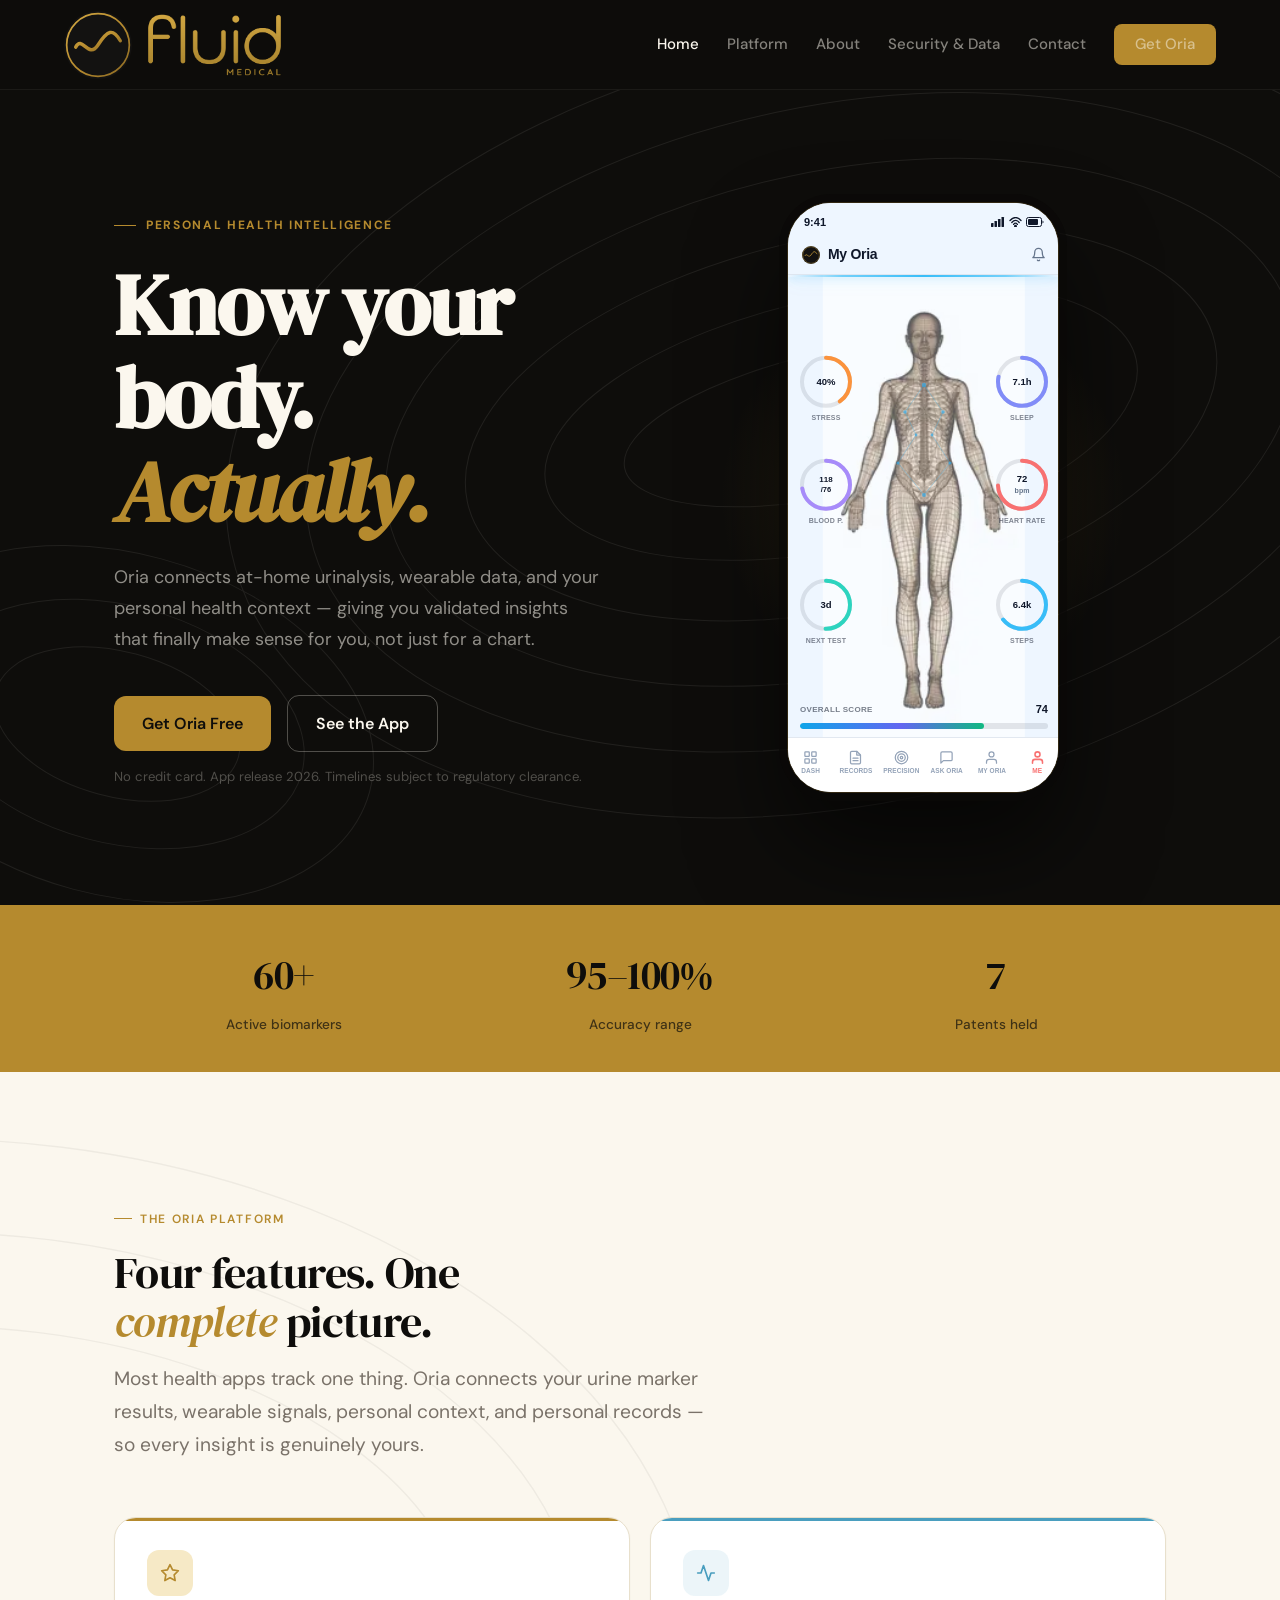
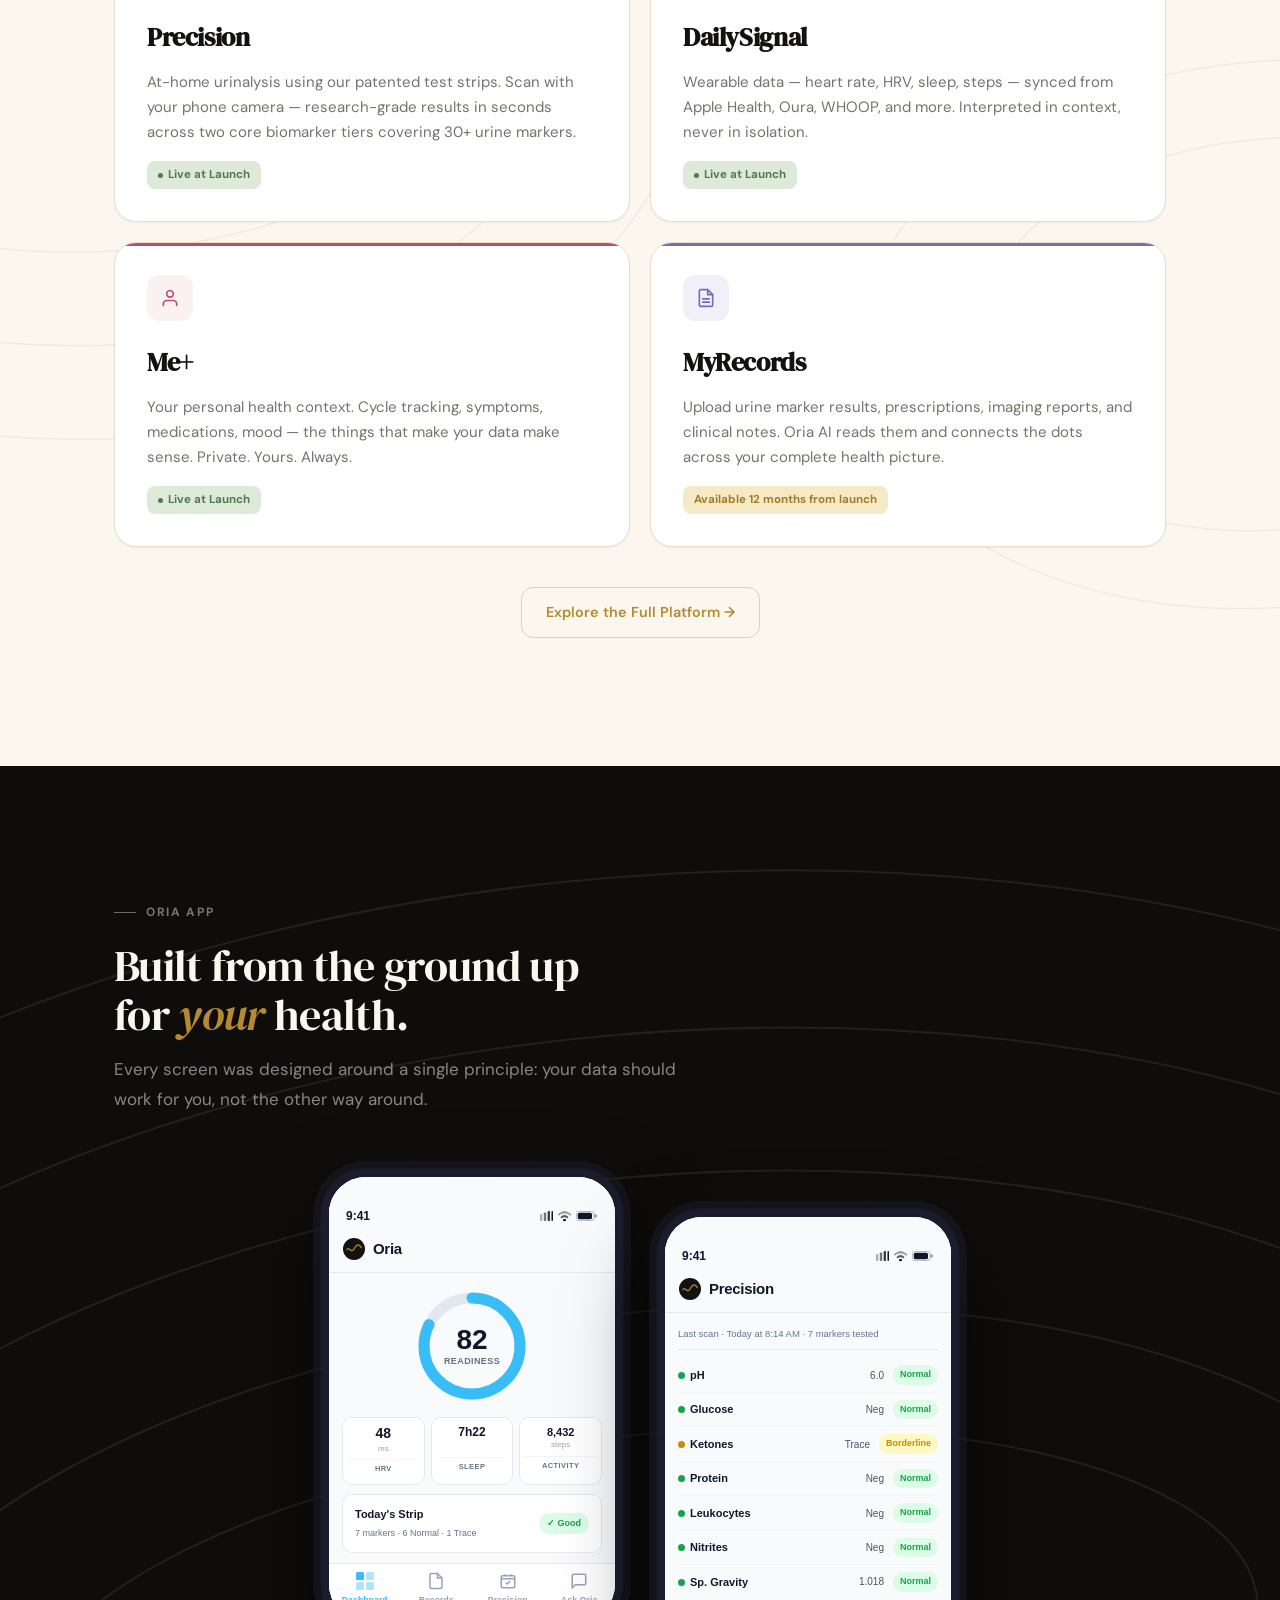
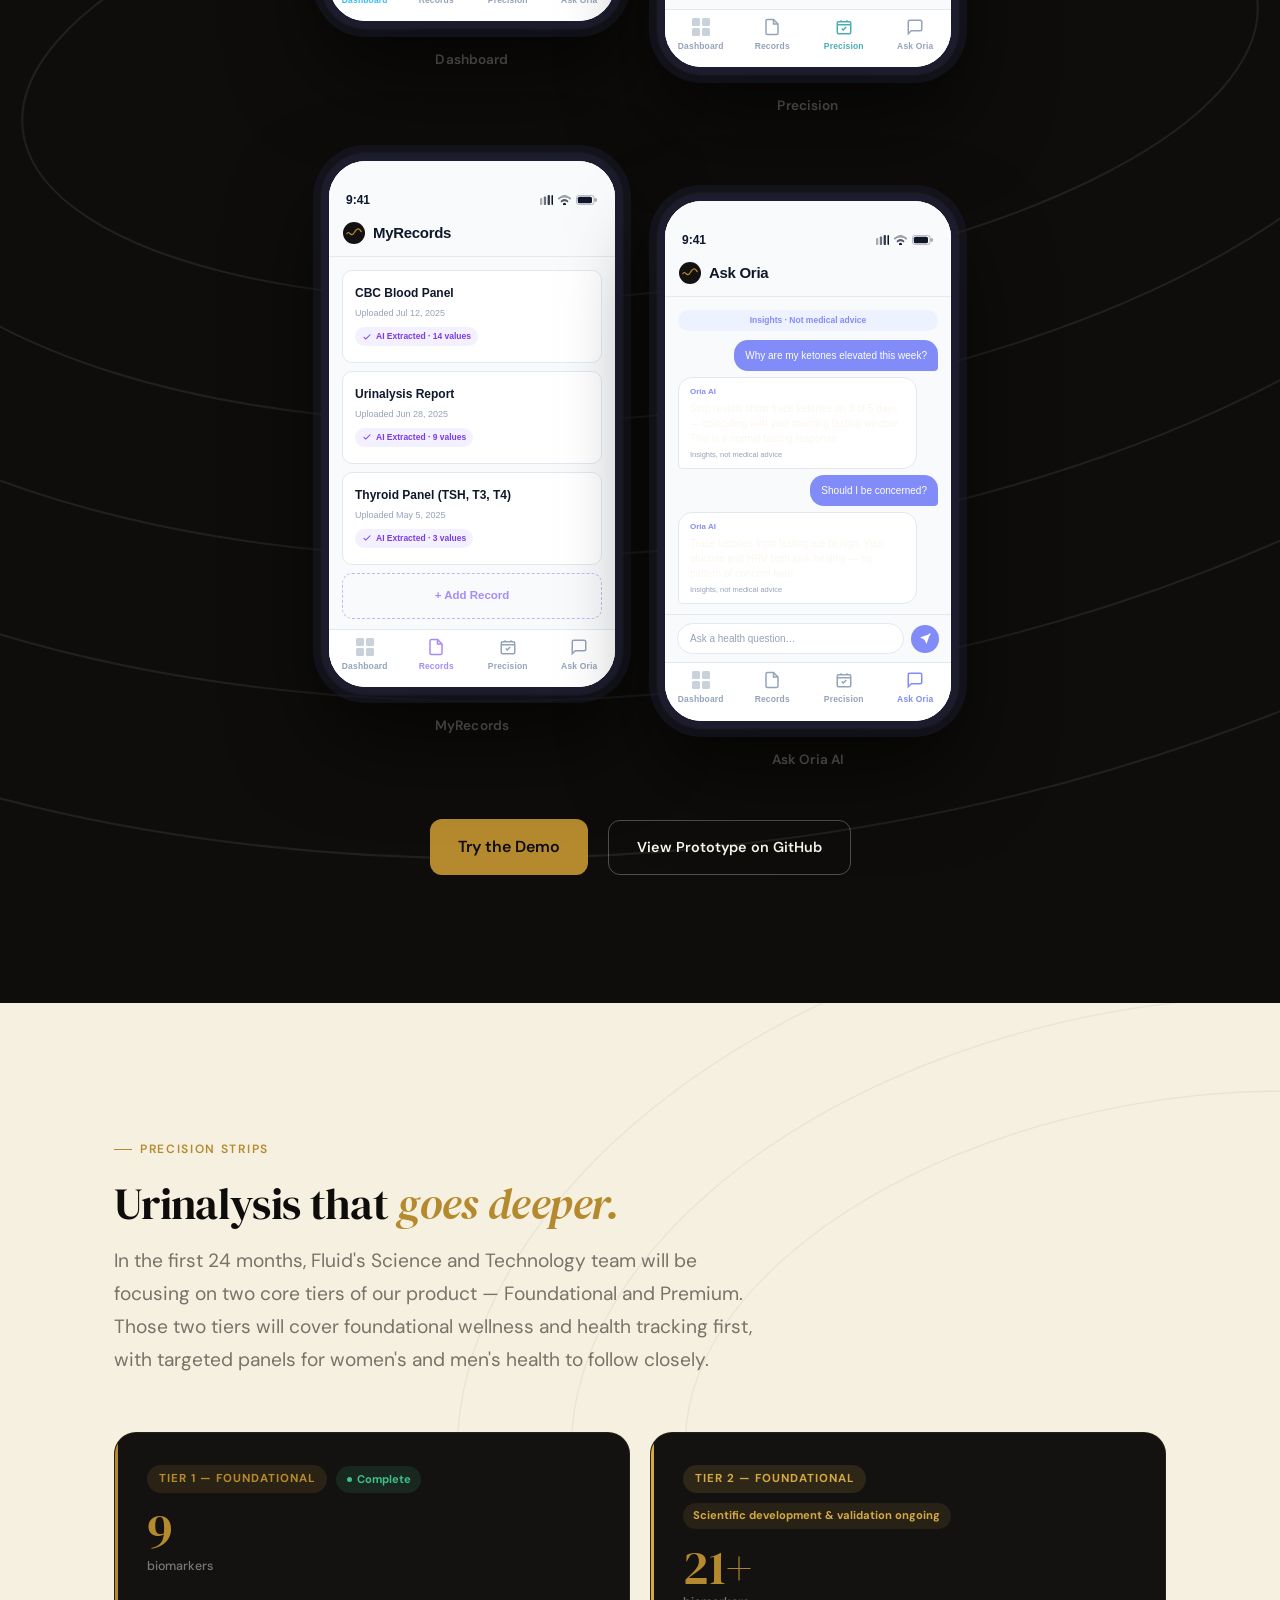
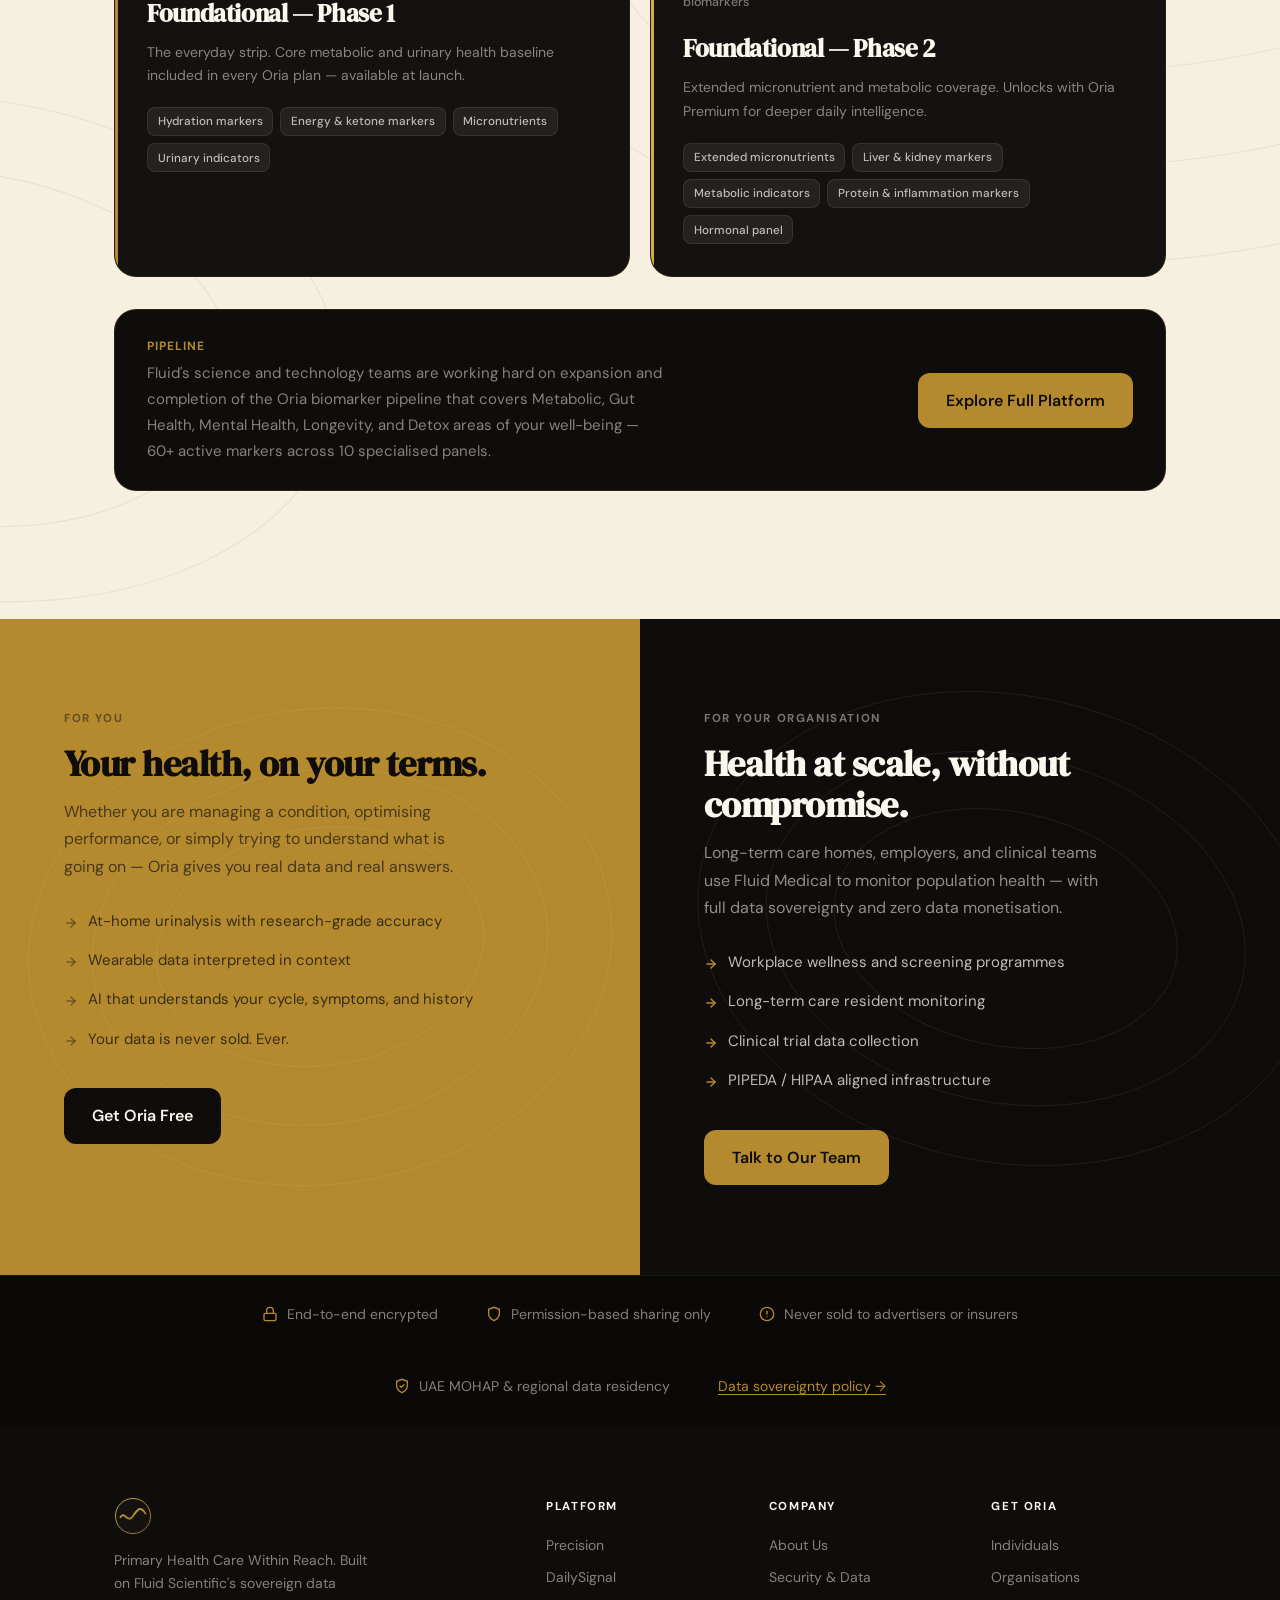
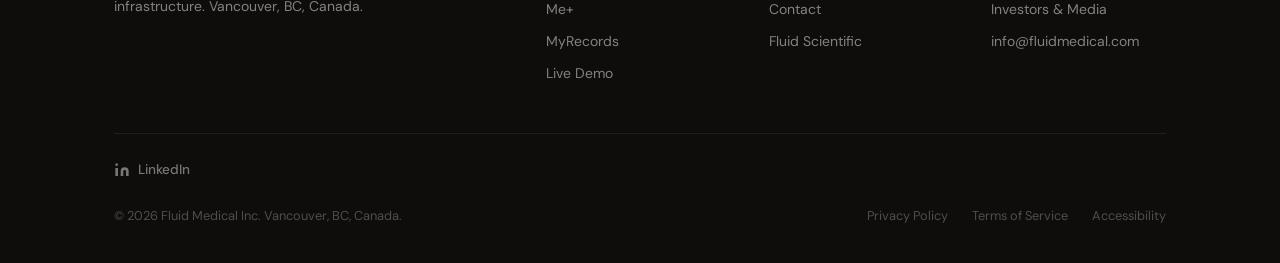
<file: fluidmedical-home.html>
<!DOCTYPE html>
<html lang="en">
<head>
<meta charset="UTF-8">
<meta name="viewport" content="width=device-width, initial-scale=1.0">
<title>Fluid Medical — Know Your Body. Actually.</title>
<link rel="stylesheet" href="colors_and_type.css">
<style>
*,*::before,*::after{box-sizing:border-box;margin:0;padding:0}
html{scroll-behavior:smooth}
body{font-family:var(--fm-font-sans);background:var(--fm-bg);color:var(--fm-fg);line-height:var(--fm-leading-relaxed);-webkit-font-smoothing:antialiased}
img{display:block;max-width:100%}
a{color:inherit;text-decoration:none}
ul{list-style:none}
.container{max-width:var(--fm-container);margin:0 auto;padding:0 clamp(1.5rem,5vw,4rem);position:relative;z-index:1}
.section-pad{padding:clamp(5rem,10vw,9rem) 0}
.topo{position:absolute;inset:0;pointer-events:none;z-index:0;overflow:hidden}
.topo svg{width:100%;height:100%}
.topo--ink{opacity:.08;color:var(--fm-cream-100)}
.topo--cream{opacity:.05;color:var(--fm-ink-800)}

/* NAV */
#nav{position:fixed;top:0;left:0;right:0;z-index:300;height:90px;display:flex;align-items:center;justify-content:space-between;padding:0 clamp(1.5rem,5vw,4rem);background:rgba(14,13,11,.96);backdrop-filter:blur(16px);border-bottom:1px solid rgba(251,247,238,.06);transition:box-shadow .22s}
#nav.scrolled{box-shadow:0 4px 32px rgba(14,13,11,.55)}
.nav-logo{display:flex;align-items:center;gap:11px}
.nav-mark{width:68px;height:68px;flex-shrink:0}
.nav-wordmark{height:68px;width:auto}
.nav-links{display:flex;align-items:center;gap:1.75rem}
.nav-links a{color:rgba(251,247,238,.5);font-size:.9375rem;font-weight:500;transition:color .15s}
.nav-links a:hover,.nav-links a.active{color:var(--fm-cream-100)}
.btn-nav{background:var(--fm-brand);color:var(--fm-ink-900);padding:.5rem 1.3rem;border-radius:var(--fm-r-sm);font-size:.9rem;font-weight:700;transition:background .15s,transform .15s}
.btn-nav:hover{background:var(--fm-brand-hover);transform:translateY(-1px);color:var(--fm-ink-900)}
.hamburger{display:none;flex-direction:column;gap:5px;cursor:pointer;background:none;border:none;padding:4px}
.hamburger span{display:block;width:22px;height:2px;background:var(--fm-cream-100);border-radius:2px}
.mob{display:none;position:fixed;top:90px;left:0;right:0;z-index:299;background:var(--fm-ink-900);padding:1.5rem 2rem 2rem;border-bottom:1px solid rgba(251,247,238,.08);flex-direction:column}
.mob.open{display:flex}
.mob a{color:var(--fm-cream-100);font-size:1rem;font-weight:500;padding:.7rem 0;border-bottom:1px solid rgba(251,247,238,.07)}
.mob .btn-nav{margin-top:.75rem;text-align:center;display:block;border:none}

/* BUTTONS */
.btn{display:inline-flex;align-items:center;gap:8px;padding:.875rem 1.75rem;border-radius:var(--fm-r-md);font-family:var(--fm-font-sans);font-size:1rem;font-weight:600;cursor:pointer;border:none;transition:background .15s,transform .15s,box-shadow .2s;text-decoration:none}
.btn:hover{transform:translateY(-2px);box-shadow:0 8px 28px rgba(20,18,14,.22)}
.btn-brass{background:var(--fm-brand);color:var(--fm-ink-900)}
.btn-brass:hover{background:var(--fm-brand-hover)}
.btn-outline-cream{background:transparent;color:var(--fm-cream-100);border:1.5px solid rgba(251,247,238,.28)}
.btn-outline-cream:hover{border-color:rgba(251,247,238,.7);background:rgba(251,247,238,.06);box-shadow:none}
.btn-ink{background:var(--fm-ink-900);color:var(--fm-cream-100)}
.btn-ink:hover{background:var(--fm-ink-700)}

/* HERO */
.hero{min-height:100vh;display:flex;align-items:center;padding-top:90px;background:var(--fm-ink-900);color:var(--fm-cream-100);position:relative;overflow:hidden}
.hero-inner{display:grid;grid-template-columns:1fr 1fr;gap:5rem;align-items:center;padding:clamp(4rem,10vw,7rem) 0;width:100%}
.hero-eyebrow{display:inline-flex;align-items:center;gap:10px;font-size:.75rem;font-weight:700;letter-spacing:.14em;text-transform:uppercase;color:var(--fm-brand);margin-bottom:1.4rem}
.hero-eyebrow-line{width:22px;height:1px;background:var(--fm-brand)}
.hero h1{font-family:var(--fm-font-display);font-size:clamp(2.8rem,7vw,5.4rem);line-height:1.08;letter-spacing:-.025em;color:var(--fm-cream-100)}
.hero h1 em{font-style:italic;color:var(--fm-brand)}
.hero-sub{font-size:clamp(1rem,1.8vw,1.125rem);color:rgba(251,247,238,.55);max-width:490px;margin:1.5rem 0 2.5rem;line-height:1.72}
.hero-ctas{display:flex;flex-wrap:wrap;gap:1rem;align-items:center}
.hero-note{font-size:.82rem;color:rgba(251,247,238,.28);margin-top:.85rem}
.phone-stage{position:relative;display:flex;justify-content:center}
.phone-glow{position:absolute;top:50%;left:50%;transform:translate(-50%,-50%);width:440px;height:440px;background:radial-gradient(circle,rgba(181,138,46,.2) 0%,transparent 65%);pointer-events:none}
.phone-shell{width:272px;border-radius:44px;border:1.5px solid rgba(181,138,46,.22);box-shadow:0 0 0 8px rgba(10,9,8,.72),0 52px 96px rgba(0,0,0,.6);position:relative;overflow:hidden;z-index:1}
.phone-screenshot{width:100%;display:block}
/* Me screen — inline Oria body-map widget */
@keyframes cpulse{0%,100%{opacity:.28}50%{opacity:.85}}
@keyframes bodyscan{0%{transform:translateY(0)}100%{transform:translateY(458px)}}
.me-screen{width:272px;height:589px;background:#EEF6FF;display:flex;flex-direction:column;overflow:hidden;font-family:'SF Pro Display','Segoe UI',-apple-system,BlinkMacSystemFont,sans-serif}
.me-sb{display:flex;justify-content:space-between;align-items:center;padding:10px 16px 4px;background:#EEF6FF;flex-shrink:0;height:32px}
.me-time{font-size:11px;font-weight:700;color:#0F172A}
.me-sb-r{display:flex;align-items:center;gap:4px;color:#0F172A}
.me-appbar{display:flex;align-items:center;gap:8px;padding:6px 14px;background:#EEF6FF;border-bottom:1px solid rgba(15,23,42,.07);flex-shrink:0;height:40px}
.me-appbar-title{font-size:14px;font-weight:700;color:#0F172A;letter-spacing:-.3px;flex:1}
.me-appbar-icon{color:#64748B}
.me-canvas{flex:1;position:relative;overflow:hidden;background:#EEF6FF}
.me-body-svg{position:absolute;inset:0;width:100%;height:100%}
.me-body-img{position:absolute;top:0;left:50%;transform:translateX(-50%);height:100%;width:auto;filter:invert(1) opacity(.65);pointer-events:none}
.me-cn{fill:rgba(56,170,230,.7);animation:cpulse 3.8s ease-in-out infinite}
.me-ce{stroke:rgba(56,170,230,.32);stroke-width:1;fill:none;animation:cpulse 3.8s ease-in-out .6s infinite}
.me-scan-line{position:absolute;left:0;right:0;top:0;height:2px;background:linear-gradient(90deg,transparent,rgba(56,189,248,.7) 20%,rgba(56,189,248,1) 50%,rgba(56,189,248,.7) 80%,transparent);box-shadow:0 0 8px rgba(56,189,248,.55),0 0 20px rgba(56,189,248,.25);animation:bodyscan 2.5s ease-in-out infinite alternate;pointer-events:none}
.me-node{position:absolute;transform:translate(-50%,-50%);display:flex;flex-direction:column;align-items:center;gap:2px}
.me-ring-wrap{position:relative;width:60px;height:60px}
.me-ring-inner{position:absolute;top:0;left:0;width:60px;height:60px;display:flex;align-items:center;justify-content:center;flex-direction:column;gap:0}
.me-val{font-size:9.5px;font-weight:800;color:#0F172A;line-height:1.15;text-align:center}
.me-lbl{font-size:7px;font-weight:700;color:rgba(15,23,42,.52);letter-spacing:.2px;text-transform:uppercase;text-align:center;line-height:1.2;white-space:nowrap}
.me-score-wrap{position:absolute;bottom:8px;left:12px;right:12px}
.me-score-head{display:flex;justify-content:space-between;align-items:center;margin-bottom:4px}
.me-score-ttl{font-size:8px;font-weight:700;color:rgba(15,23,42,.55);text-transform:uppercase;letter-spacing:.3px}
.me-score-pct{font-size:11px;font-weight:800;color:#0F172A}
.me-score-track{height:6px;background:rgba(15,23,42,.1);border-radius:3px;overflow:hidden}
.me-score-fill{width:74%;height:100%;border-radius:3px;background:linear-gradient(90deg,#0EA5E9,#6366F1 55%,#10B981)}
.me-tabbar{display:flex;border-top:1px solid #E2E8F0;background:#FFFFFF;padding:7px 0 12px;flex-shrink:0;height:55px}
.me-tab{flex:1;display:flex;flex-direction:column;align-items:center;justify-content:center;gap:2px;font-size:6.5px;font-weight:600;color:#94A3B8;letter-spacing:.01em;line-height:1.2}
.me-tab.act{color:#F87171}

/* STATS */
.stats-bar{background:var(--fm-brand);color:var(--fm-ink-900);padding:2.25rem 0}
.stats-inner{display:grid;grid-template-columns:repeat(3,1fr);gap:1rem;text-align:center}
.stat-num{font-family:var(--fm-font-display);font-size:clamp(1.75rem,3.5vw,2.5rem);letter-spacing:-.015em}
.stat-label{font-size:.85rem;opacity:.7;margin-top:.2rem;font-weight:500}

/* PODS */
.pods-grid{display:grid;grid-template-columns:repeat(2,1fr);gap:1.25rem;margin-top:3.5rem}
.pod{border-radius:var(--fm-r-xl);padding:2rem;background:var(--fm-paper);border:1px solid var(--fm-border);box-shadow:var(--fm-shadow-1);position:relative;overflow:hidden;transition:border-color .2s,transform .2s,box-shadow .2s}
.pod::before{content:'';position:absolute;top:0;left:0;right:0;height:3px;border-radius:1.5px}
.pod-1::before{background:var(--fm-brand)}
.pod-2::before{background:#4A9EBF}
.pod-3::before{background:#BF4A6A}
.pod-4::before{background:#7A6ABF}
.pod:hover{border-color:var(--fm-brand);transform:translateY(-4px);box-shadow:var(--fm-shadow-brass)}
.pod-icon{width:46px;height:46px;border-radius:var(--fm-r-md);background:var(--fm-brand-tint);display:flex;align-items:center;justify-content:center;margin-bottom:1.2rem}
.pod-num{font-size:.72rem;font-weight:700;letter-spacing:.14em;text-transform:uppercase;color:var(--fm-brand);margin-bottom:.4rem}
.pod h3{font-family:var(--fm-font-display);font-size:clamp(1.2rem,2vw,1.6rem);letter-spacing:-.015em;margin-bottom:.65rem}
.pod p{font-size:.9375rem;color:var(--fm-fg-muted);line-height:1.68}
.pod-badge{display:inline-flex;align-items:center;gap:5px;font-size:.72rem;font-weight:700;padding:.25rem .7rem;border-radius:var(--fm-r-sm);margin-top:1rem}
.badge-live{background:var(--fm-success-bg);color:var(--fm-success)}
.badge-live::before{content:'';display:block;width:5px;height:5px;border-radius:50%;background:var(--fm-success)}
.badge-soon{background:var(--fm-brand-tint);color:var(--fm-brand-active)}

/* APP SCREENSHOTS — light mode, near life-size */
.screenshots-section{background:var(--fm-bg-inverse);color:var(--fm-cream-100);position:relative;overflow:hidden}
.ss-grid{display:grid;grid-template-columns:repeat(2,300px);gap:2.25rem;margin-top:3.5rem;justify-content:center;align-items:start}
.ss-card{display:flex;flex-direction:column;align-items:center;gap:1.25rem}
.ss-card:nth-child(2n){margin-top:2.5rem}
/* Phone frame — light mode, near life-size (~300px ≈ iPhone at normal display density) */
.ss-frame{width:300px;background:#F8FAFC;border-radius:44px;border:7px solid #1C1C2E;box-shadow:0 0 0 1.5px rgba(255,255,255,.04),0 0 0 9px rgba(28,28,46,.5),0 44px 88px rgba(0,0,0,.65);overflow:hidden;position:relative;font-family:'SF Pro Display','Segoe UI',-apple-system,BlinkMacSystemFont,sans-serif;display:flex;flex-direction:column}
.ss-notch{position:absolute;top:0;left:50%;transform:translateX(-50%);width:100px;height:26px;background:#1C1C2E;border-radius:0 0 18px 18px;z-index:10}
.ss-screen{display:flex;flex-direction:column;background:#F8FAFC;flex:1}
.ss-statusbar{display:flex;justify-content:space-between;align-items:center;padding:29px 17px 5px;background:#F8FAFC}
.ss-time{font-size:12px;font-weight:700;color:#0F172A}
.ss-icons{display:flex;align-items:center;gap:4px;color:#0F172A}
.ss-appbar{display:flex;align-items:center;gap:8px;padding:5px 14px 10px;background:#F8FAFC;border-bottom:1px solid rgba(0,0,0,.07)}
.ss-appbar-logo{width:22px;height:22px;flex-shrink:0}
.ss-appbar-title{font-size:15px;font-weight:700;color:#0F172A;letter-spacing:-.3px}
.ss-content{flex:1;padding:13px 13px 10px}
.ss-tabbar{display:flex;border-top:1px solid #E2E8F0;background:#FFFFFF;padding:8px 0 14px;flex-shrink:0}
.ss-tab{flex:1;display:flex;flex-direction:column;align-items:center;gap:3px;font-size:8.5px;font-weight:600;color:#94A3B8;letter-spacing:.02em}
.ss-tab.act{color:var(--tc)}
.ss-label{font-size:.85rem;font-weight:600;color:rgba(251,247,238,.4);text-align:center;letter-spacing:.01em}
/* Dashboard */
.sd-ring-wrap{display:flex;justify-content:center;margin-bottom:11px;position:relative;line-height:0}
.sd-ring-score{position:absolute;top:50%;left:50%;transform:translate(-50%,-50%);text-align:center;line-height:normal}
.sd-score-num{font-size:28px;font-weight:800;color:#0F172A;line-height:1}
.sd-score-lbl{font-size:9px;color:#64748B;font-weight:600;text-transform:uppercase;letter-spacing:.4px;margin-top:2px}
.sd-metrics{display:grid;grid-template-columns:repeat(3,1fr);gap:6px;margin-bottom:9px}
.sd-metric{background:#FFFFFF;border-radius:10px;padding:8px 5px;text-align:center;border:1px solid #E2E8F0}
.sd-m-val{font-size:14px;font-weight:800;color:#0F172A;line-height:1.1}
.sd-m-unit{font-size:8px;color:#94A3B8;font-weight:500}
.sd-m-lbl{font-size:7.5px;color:#64748B;font-weight:700;text-transform:uppercase;letter-spacing:.4px;margin-top:4px;border-top:1px solid #F1F5F9;padding-top:3px}
.sd-strip-card{background:#FFFFFF;border-radius:10px;padding:10px 12px;border:1px solid #E2E8F0;display:flex;justify-content:space-between;align-items:center}
.sd-strip-title{font-size:11px;font-weight:700;color:#0F172A}
.sd-strip-sub{font-size:9px;color:#64748B;margin-top:2px}
.sd-strip-ok{font-size:9px;font-weight:700;padding:3px 8px;border-radius:20px;background:#DCFCE7;color:#16A34A}
/* Precision */
.sp-scan-meta{font-size:9.5px;color:#64748B;font-weight:500;margin-bottom:8px;padding-bottom:7px;border-bottom:1px solid #E2E8F0}
.sp-row{display:flex;align-items:center;padding:7px 0;border-bottom:1px solid #F1F5F9;gap:5px}
.sp-row:last-child{border-bottom:none}
.sp-dot{width:7px;height:7px;border-radius:50%;flex-shrink:0}
.sp-marker{font-size:11px;font-weight:600;color:#0F172A;flex:1}
.sp-value{font-size:10px;color:#475569;width:44px;text-align:right;margin-right:4px}
.sp-status{font-size:9px;font-weight:700;padding:2px 7px;border-radius:20px;white-space:nowrap}
.sp-norm{background:#DCFCE7;color:#16A34A}
.sp-warn{background:#FEF9C3;color:#CA8A04}
/* Records */
.sr-card{background:#FFFFFF;border-radius:10px;padding:12px;border:1px solid #E2E8F0;margin-bottom:8px}
.sr-card-title{font-size:12px;font-weight:700;color:#0F172A}
.sr-card-date{font-size:9px;color:#94A3B8;margin-top:2px}
.sr-ai-tag{display:inline-flex;align-items:center;gap:4px;font-size:8.5px;font-weight:700;background:#F3F0FF;color:#7C3AED;padding:2px 7px;border-radius:20px;margin-top:6px}
.sr-add{border:1.5px dashed #C4B5FD;border-radius:10px;padding:12px;text-align:center;color:#A78BFA;font-size:11.5px;font-weight:700}
/* Ask Oria */
.sa-disc{font-size:8.5px;font-weight:700;color:#818CF8;background:#EEF2FF;border-radius:20px;padding:3px 10px;text-align:center;margin-bottom:9px;display:inline-block}
.sa-msgs{display:flex;flex-direction:column;gap:6px}
.sa-user{background:#818CF8;color:#FFFFFF;border-radius:14px 14px 4px 14px;padding:8px 11px;font-size:10px;line-height:1.5;align-self:flex-end;max-width:82%}
.sa-ai{background:#FFFFFF;border:1px solid #E2E8F0;border-radius:14px 14px 14px 4px;padding:8px 11px;font-size:10px;line-height:1.5;max-width:92%}
.sa-ai-name{font-size:8px;font-weight:700;color:#818CF8;margin-bottom:3px}
.sa-ai-foot{font-size:7.5px;color:#94A3B8;margin-top:3px}
.sa-input-area{border-top:1px solid #E2E8F0;padding:8px 12px;background:#F8FAFC;display:flex;align-items:center;gap:7px;flex-shrink:0}
.sa-input-pill{flex:1;background:#FFFFFF;border:1px solid #E2E8F0;border-radius:20px;padding:6px 12px;font-size:10px;color:#94A3B8}
.sa-send-btn{width:28px;height:28px;border-radius:50%;background:#818CF8;display:flex;align-items:center;justify-content:center;flex-shrink:0}

/* TIERS */
.tiers-section{background:var(--fm-bg-alt);position:relative;overflow:hidden}
.tiers-grid{display:grid;grid-template-columns:repeat(2,1fr);gap:1.25rem}
.tier-card{border-radius:var(--fm-r-xl);background:var(--fm-surface-inverse);color:var(--fm-cream-100);padding:2rem;border:1px solid rgba(181,138,46,.12);position:relative;overflow:hidden;transition:border-color .2s,transform .2s}
.tier-card::before{content:'';position:absolute;top:0;left:0;width:3px;bottom:0;border-radius:1.5px}
.tc-f1::before{background:var(--fm-brand)}
.tc-f2::before{background:var(--fm-brass-400)}
.tc-wh::before{background:#BF4A6A}
.tc-mh::before{background:#4A9EBF}
.tier-card:hover{border-color:var(--fm-brand);transform:translateY(-4px)}
.tier-pill{display:inline-flex;align-items:center;gap:6px;font-size:.72rem;font-weight:700;letter-spacing:.09em;text-transform:uppercase;padding:.25rem .75rem;border-radius:var(--fm-r-pill);margin-bottom:1rem}
.tp-f1{background:rgba(181,138,46,.14);color:var(--fm-brand)}
.tp-f2{background:rgba(212,169,67,.14);color:var(--fm-brass-400)}
.tp-wh{background:rgba(191,74,106,.14);color:#BF4A6A}
.tp-mh{background:rgba(74,158,191,.14);color:#4A9EBF}
.tier-count{font-family:var(--fm-font-display);font-size:3rem;color:var(--fm-brand);line-height:1;margin-bottom:.1rem}
.tier-count-lbl{font-size:.78rem;color:rgba(251,247,238,.45);font-weight:500;margin-bottom:.85rem}
.tier-card h3{font-family:var(--fm-font-display);font-size:clamp(1.2rem,2vw,1.55rem);letter-spacing:-.015em;margin-bottom:.4rem;color:var(--fm-cream-100)}
.tier-sub{font-size:.875rem;color:rgba(251,247,238,.5);line-height:1.65;margin-bottom:1.25rem}
.markers{display:flex;flex-wrap:wrap;gap:.45rem}
.marker-chip{font-size:.73rem;padding:.22rem .6rem;border-radius:var(--fm-r-sm);background:rgba(251,247,238,.07);color:rgba(251,247,238,.72);font-weight:500;border:1px solid rgba(251,247,238,.08)}
.tiers-cta-band{margin-top:2rem;padding:1.6rem 2rem;background:var(--fm-ink-900);border:1px solid rgba(181,138,46,.18);border-radius:var(--fm-r-xl);display:flex;align-items:center;justify-content:space-between;flex-wrap:wrap;gap:1.5rem}
.tiers-cta-label{font-size:.75rem;font-weight:700;color:var(--fm-brand);text-transform:uppercase;letter-spacing:.08em;margin-bottom:.3rem}
.tiers-cta-desc{color:rgba(251,247,238,.5);font-size:.9375rem;max-width:520px}

/* AUDIENCE */
.audience-grid{display:grid;grid-template-columns:1fr 1fr}
.audience-panel{padding:clamp(3.5rem,7vw,6rem) clamp(2rem,5vw,4.5rem);position:relative;overflow:hidden}
.ap-you{background:var(--fm-brand)}
.ap-org{background:var(--fm-ink-900);color:var(--fm-cream-100)}
.aud-eyebrow{font-size:.72rem;font-weight:700;letter-spacing:.14em;text-transform:uppercase;margin-bottom:.9rem}
.ap-you .aud-eyebrow{color:rgba(19,18,17,.5)}
.ap-org .aud-eyebrow{color:rgba(251,247,238,.45)}
.audience-panel h3{font-family:var(--fm-font-display);font-size:clamp(1.5rem,3vw,2.25rem);letter-spacing:-.015em;line-height:1.15;margin-bottom:.85rem}
.ap-you h3{color:var(--fm-ink-900)}
.ap-org h3{color:var(--fm-cream-100)}
.aud-desc{font-size:1rem;line-height:1.72;margin-bottom:1.75rem;max-width:400px}
.ap-you .aud-desc{color:rgba(19,18,17,.68)}
.ap-org .aud-desc{color:rgba(251,247,238,.55)}
.aud-list{display:flex;flex-direction:column;gap:.6rem;margin-bottom:2rem}
.aud-list li{font-size:.9375rem;display:flex;align-items:flex-start;gap:10px}
.ap-you .aud-list li{color:rgba(19,18,17,.78)}
.ap-org .aud-list li{color:rgba(251,247,238,.75)}
.aud-arr{flex-shrink:0;margin-top:4px;opacity:.55}

/* PRIVACY */
.privacy-strip{background:#0A0908;border-top:1px solid rgba(251,247,238,.05);padding:1.65rem 0}
.privacy-inner{display:flex;align-items:center;justify-content:center;gap:3rem;flex-wrap:wrap}
.privacy-item{display:flex;align-items:center;gap:9px}
.privacy-item span{font-size:.875rem;color:rgba(251,247,238,.5)}
.privacy-icon{color:var(--fm-brand)}
.privacy-link{color:var(--fm-brand);font-size:.875rem;text-decoration:underline;text-underline-offset:3px}

/* FOOTER */
footer{background:var(--fm-ink-900);color:rgba(251,247,238,.5);padding:4.5rem 0 2.25rem}
.footer-grid{display:grid;grid-template-columns:2.2fr 1fr 1fr 1fr;gap:3rem;margin-bottom:2.5rem}
.footer-mark{width:38px;height:38px;margin-bottom:.85rem}
.footer-tagline{font-size:.875rem;line-height:1.65;max-width:265px}
.footer-col h5{color:var(--fm-cream-100);font-size:.72rem;font-weight:700;letter-spacing:.14em;text-transform:uppercase;margin-bottom:1rem}
.footer-col a{display:block;font-size:.875rem;margin-bottom:.5rem;color:rgba(251,247,238,.5);transition:color .15s}
.footer-col a:hover{color:var(--fm-cream-100)}
.footer-bottom{border-top:1px solid rgba(251,247,238,.07);padding-top:1.5rem;display:flex;justify-content:space-between;align-items:center;flex-wrap:wrap;gap:1rem}
.footer-copy{color:rgba(251,247,238,.28);font-size:.8rem}
.footer-legal{display:flex;gap:1.5rem}
.footer-legal a{color:rgba(251,247,238,.28);font-size:.8rem;transition:color .15s}
.footer-legal a:hover{color:rgba(251,247,238,.55)}

/* RESPONSIVE */
@media(max-width:980px){.ss-grid{grid-template-columns:repeat(2,300px)}}
@media(max-width:860px){.hero-inner{grid-template-columns:1fr;gap:3.5rem}.phone-stage{order:-1}.pods-grid{grid-template-columns:1fr}.tiers-grid{grid-template-columns:1fr}.audience-grid{grid-template-columns:1fr}.stats-inner{grid-template-columns:repeat(2,1fr);gap:2rem}.footer-grid{grid-template-columns:1fr 1fr;gap:2rem}}
@media(max-width:640px){.nav-links{display:none}.hamburger{display:flex}.ss-grid{grid-template-columns:minmax(280px,300px)}.ss-card:nth-child(2n){margin-top:0}.footer-grid{grid-template-columns:1fr}.privacy-inner{flex-direction:column;align-items:flex-start;padding:0 2rem;gap:.85rem}.tiers-cta-band{flex-direction:column}}
@media(max-width:440px){.phone-shell{width:240px}.me-screen{transform:scale(0.8824);transform-origin:top left}}
</style>
</head>
<body>

<!-- NAV -->
<nav id="nav">
  <a href="fluidmedical-home.html" class="nav-logo" aria-label="Fluid Medical">
    <div class="nav-mark">
      <svg xmlns="http://www.w3.org/2000/svg" viewBox="0 0 64 64"><defs><linearGradient id="nm" x1="0" y1="0" x2="1" y2="1"><stop offset="0%" stop-color="#D4A943"/><stop offset="55%" stop-color="#B58A2E"/><stop offset="100%" stop-color="#8A6822"/></linearGradient></defs><circle cx="32" cy="32" r="32" fill="#131211"/><circle cx="32" cy="32" r="29.5" fill="none" stroke="url(#nm)" stroke-width="1.6"/><path d="M11 34 C 17 22, 23 46, 32 32 S 46 16, 53 28" fill="none" stroke="url(#nm)" stroke-width="3.2" stroke-linecap="round"/></svg>
    </div>
    <img src="assets/wordmarks/fluid-medical-wordmark-brass.png" alt="Fluid Medical" class="nav-wordmark">
  </a>
  <div class="nav-links">
    <a href="fluidmedical-home.html" class="active">Home</a>
    <a href="fluidmedical-platform.html">Platform</a>
    <a href="fluidmedical-about.html">About</a>
    <a href="fluidmedical-security.html">Security &amp; Data</a>
    <a href="fluidmedical-contact.html">Contact</a>
    <a href="fluidmedical-contact.html" class="btn-nav">Get Oria</a>
  </div>
  <button class="hamburger" onclick="toggleMenu()" aria-label="Menu"><span></span><span></span><span></span></button>
</nav>
<div class="mob" id="mob">
  <a href="fluidmedical-home.html">Home</a>
  <a href="fluidmedical-platform.html">Platform</a>
  <a href="fluidmedical-about.html">About</a>
  <a href="fluidmedical-security.html">Security &amp; Data</a>
  <a href="fluidmedical-contact.html">Contact</a>
  <a href="fluidmedical-contact.html" class="btn-nav">Get Oria</a>
</div>

<!-- HERO -->
<section class="hero" id="home">
  <div class="topo topo--ink">
    <svg xmlns="http://www.w3.org/2000/svg" viewBox="0 0 1400 900" preserveAspectRatio="xMidYMid slice"><g fill="none" stroke="currentColor" stroke-width="1"><ellipse cx="900" cy="420" rx="620" ry="380" transform="rotate(-12 900 420)"/><ellipse cx="900" cy="420" rx="540" ry="315" transform="rotate(-12 900 420)"/><ellipse cx="900" cy="420" rx="460" ry="250" transform="rotate(-12 900 420)"/><ellipse cx="900" cy="420" rx="380" ry="185" transform="rotate(-12 900 420)"/><ellipse cx="900" cy="420" rx="300" ry="125" transform="rotate(-12 900 420)"/><ellipse cx="900" cy="420" rx="220" ry="72" transform="rotate(-12 900 420)"/><ellipse cx="180" cy="720" rx="260" ry="170" transform="rotate(15 180 720)"/><ellipse cx="180" cy="720" rx="190" ry="118" transform="rotate(15 180 720)"/><ellipse cx="180" cy="720" rx="125" ry="72" transform="rotate(15 180 720)"/></g></svg>
  </div>
  <div class="container">
    <div class="hero-inner">
      <div>
        <div class="hero-eyebrow"><span class="hero-eyebrow-line"></span>Personal Health Intelligence</div>
        <h1>Know your body.<br><em>Actually.</em></h1>
        <p class="hero-sub">Oria connects at-home urinalysis, wearable data, and your personal health context — giving you validated insights that finally make sense for you, not just for a chart.</p>
        <div class="hero-ctas">
          <a href="fluidmedical-contact.html" class="btn btn-brass">Get Oria Free</a>
          <a href="fluidmedical-demo.html" class="btn btn-outline-cream">See the App</a>
        </div>
        <p class="hero-note">No credit card. App release 2026. Timelines subject to regulatory clearance.</p>
      </div>
      <div class="phone-stage">
        <div class="phone-glow"></div>
        <div class="phone-shell">
          <div class="me-screen">
            <!-- Status bar -->
            <div class="me-sb">
              <span class="me-time">9:41</span>
              <div class="me-sb-r">
                <svg width="14" height="10" viewBox="0 0 14 10" fill="currentColor"><rect x="0" y="6" width="2.5" height="4" rx=".4"/><rect x="3.5" y="4" width="2.5" height="6" rx=".4"/><rect x="7" y="2" width="2.5" height="8" rx=".4"/><rect x="10.5" y="0" width="2.5" height="10" rx=".4"/></svg>
                <svg width="13" height="10" viewBox="0 0 13 10" fill="none" stroke="currentColor" stroke-width="1.3" stroke-linecap="round"><path d="M1 3.5C2.8 1.5 4.8.5 6.5.5S10.2 1.5 12 3.5"/><path d="M2.8 5.5C4 4.1 5.2 3.4 6.5 3.4S9 4.1 10.2 5.5"/><path d="M4.6 7.4C5.2 6.6 5.9 6.2 6.5 6.2S7.8 6.6 8.4 7.4"/><circle cx="6.5" cy="9.2" r=".8" fill="currentColor"/></svg>
                <svg width="18" height="10" viewBox="0 0 18 10" fill="none"><rect x=".5" y=".5" width="15" height="9" rx="2" stroke="currentColor" stroke-width="1"/><path d="M16.5 3.5v3c.55-.18 1-.72 1-1.5s-.45-1.32-1-1.5z" fill="currentColor"/><rect x="2" y="2" width="10" height="6" rx="1" fill="currentColor"/></svg>
              </div>
            </div>
            <!-- App bar -->
            <div class="me-appbar">
              <svg width="18" height="18" xmlns="http://www.w3.org/2000/svg" viewBox="0 0 64 64"><defs><linearGradient id="hmg" x1="0" y1="0" x2="1" y2="1"><stop offset="0%" stop-color="#D4A943"/><stop offset="100%" stop-color="#8A6822"/></linearGradient></defs><circle cx="32" cy="32" r="32" fill="#131211"/><circle cx="32" cy="32" r="29.5" fill="none" stroke="url(#hmg)" stroke-width="1.6"/><path d="M11 34C17 22 23 46 32 32s14-16 21-4" fill="none" stroke="url(#hmg)" stroke-width="3.2" stroke-linecap="round"/></svg>
              <span class="me-appbar-title">My Oria</span>
              <svg class="me-appbar-icon" width="15" height="15" viewBox="0 0 24 24" fill="none" stroke="currentColor" stroke-width="2" stroke-linecap="round" stroke-linejoin="round"><path d="M18 8A6 6 0 0 0 6 8c0 7-3 9-3 9h18s-3-2-3-9"/><path d="M13.73 21a2 2 0 0 1-3.46 0"/></svg>
            </div>
            <!-- Canvas -->
            <div class="me-canvas">
              <!-- Body image (real anatomica SVG) -->
              <img class="me-body-img" src="[data-uri]" aria-hidden="true">
              <!-- Constellation + scan SVG overlay -->
              <svg class="me-body-svg" viewBox="0 0 272 462" xmlns="http://www.w3.org/2000/svg" preserveAspectRatio="xMidYMid meet">
                <!-- Constellation nodes -->
                <circle class="me-cn" cx="136" cy="110" r="2.2"/>
                <circle class="me-cn" cx="117" cy="137" r="1.8" style="animation-delay:.4s"/>
                <circle class="me-cn" cx="155" cy="137" r="1.8" style="animation-delay:.8s"/>
                <circle class="me-cn" cx="110" cy="188" r="1.6" style="animation-delay:.2s"/>
                <circle class="me-cn" cx="162" cy="188" r="1.6" style="animation-delay:1.1s"/>
                <circle class="me-cn" cx="136" cy="220" r="2" style="animation-delay:.65s"/>
                <circle class="me-cn" cx="128" cy="160" r="1.4" style="animation-delay:.9s"/>
                <circle class="me-cn" cx="144" cy="160" r="1.4" style="animation-delay:1.3s"/>
                <!-- Constellation edges -->
                <line class="me-ce" x1="136" y1="110" x2="117" y2="137"/>
                <line class="me-ce" x1="136" y1="110" x2="155" y2="137"/>
                <line class="me-ce" x1="117" y1="137" x2="128" y2="160"/>
                <line class="me-ce" x1="155" y1="137" x2="144" y2="160"/>
                <line class="me-ce" x1="128" y1="160" x2="110" y2="188"/>
                <line class="me-ce" x1="144" y1="160" x2="162" y2="188"/>
                <line class="me-ce" x1="110" y1="188" x2="136" y2="220"/>
                <line class="me-ce" x1="162" y1="188" x2="136" y2="220"/>
              </svg>
              <!-- Animated scan line -->
              <div class="me-scan-line"></div>
              <!-- Metric node 1: Stress -->
              <div class="me-node" style="left:38px;top:112px">
                <div class="me-ring-wrap">
                  <svg width="60" height="60" viewBox="0 0 60 60"><circle cx="30" cy="30" r="24" fill="none" stroke="rgba(15,23,42,.1)" stroke-width="4"/><circle cx="30" cy="30" r="24" fill="none" stroke="#FB923C" stroke-width="4" stroke-dasharray="150.8" stroke-dashoffset="90.5" stroke-linecap="round" transform="rotate(-90 30 30)"/></svg>
                  <div class="me-ring-inner"><div class="me-val">40%</div></div>
                </div>
                <div class="me-lbl">STRESS</div>
              </div>
              <!-- Metric node 2: Sleep -->
              <div class="me-node" style="left:234px;top:112px">
                <div class="me-ring-wrap">
                  <svg width="60" height="60" viewBox="0 0 60 60"><circle cx="30" cy="30" r="24" fill="none" stroke="rgba(15,23,42,.1)" stroke-width="4"/><circle cx="30" cy="30" r="24" fill="none" stroke="#818CF8" stroke-width="4" stroke-dasharray="150.8" stroke-dashoffset="33.2" stroke-linecap="round" transform="rotate(-90 30 30)"/></svg>
                  <div class="me-ring-inner"><div class="me-val">7.1h</div></div>
                </div>
                <div class="me-lbl">SLEEP</div>
              </div>
              <!-- Metric node 3: Blood Pressure -->
              <div class="me-node" style="left:38px;top:215px">
                <div class="me-ring-wrap">
                  <svg width="60" height="60" viewBox="0 0 60 60"><circle cx="30" cy="30" r="24" fill="none" stroke="rgba(15,23,42,.1)" stroke-width="4"/><circle cx="30" cy="30" r="24" fill="none" stroke="#A78BFA" stroke-width="4" stroke-dasharray="150.8" stroke-dashoffset="42.2" stroke-linecap="round" transform="rotate(-90 30 30)"/></svg>
                  <div class="me-ring-inner"><div class="me-val" style="font-size:8px;line-height:1.3">118<br><span style="font-size:7.5px">/76</span></div></div>
                </div>
                <div class="me-lbl">BLOOD P.</div>
              </div>
              <!-- Metric node 4: Heart Rate -->
              <div class="me-node" style="left:234px;top:215px">
                <div class="me-ring-wrap">
                  <svg width="60" height="60" viewBox="0 0 60 60"><circle cx="30" cy="30" r="24" fill="none" stroke="rgba(15,23,42,.1)" stroke-width="4"/><circle cx="30" cy="30" r="24" fill="none" stroke="#F87171" stroke-width="4" stroke-dasharray="150.8" stroke-dashoffset="39.2" stroke-linecap="round" transform="rotate(-90 30 30)"/></svg>
                  <div class="me-ring-inner"><div class="me-val">72<br><span style="font-size:7px;font-weight:600;color:#64748B">bpm</span></div></div>
                </div>
                <div class="me-lbl">HEART RATE</div>
              </div>
              <!-- Metric node 5: Next Test -->
              <div class="me-node" style="left:38px;top:335px">
                <div class="me-ring-wrap">
                  <svg width="60" height="60" viewBox="0 0 60 60"><circle cx="30" cy="30" r="24" fill="none" stroke="rgba(15,23,42,.1)" stroke-width="4"/><circle cx="30" cy="30" r="24" fill="none" stroke="#2DD4BF" stroke-width="4" stroke-dasharray="150.8" stroke-dashoffset="75.4" stroke-linecap="round" transform="rotate(-90 30 30)"/></svg>
                  <div class="me-ring-inner"><div class="me-val">3d</div></div>
                </div>
                <div class="me-lbl">NEXT TEST</div>
              </div>
              <!-- Metric node 6: Steps -->
              <div class="me-node" style="left:234px;top:335px">
                <div class="me-ring-wrap">
                  <svg width="60" height="60" viewBox="0 0 60 60"><circle cx="30" cy="30" r="24" fill="none" stroke="rgba(15,23,42,.1)" stroke-width="4"/><circle cx="30" cy="30" r="24" fill="none" stroke="#38BDF8" stroke-width="4" stroke-dasharray="150.8" stroke-dashoffset="54.3" stroke-linecap="round" transform="rotate(-90 30 30)"/></svg>
                  <div class="me-ring-inner"><div class="me-val">6.4k</div></div>
                </div>
                <div class="me-lbl">STEPS</div>
              </div>
              <!-- Overall Score bar -->
              <div class="me-score-wrap">
                <div class="me-score-head"><span class="me-score-ttl">Overall Score</span><span class="me-score-pct">74</span></div>
                <div class="me-score-track"><div class="me-score-fill"></div></div>
              </div>
            </div>
            <!-- Tab bar -->
            <div class="me-tabbar">
              <div class="me-tab">
                <svg width="15" height="15" viewBox="0 0 24 24" fill="none" stroke="currentColor" stroke-width="2" stroke-linecap="round" stroke-linejoin="round"><rect x="3" y="3" width="7" height="7" rx="1"/><rect x="14" y="3" width="7" height="7" rx="1"/><rect x="3" y="14" width="7" height="7" rx="1"/><rect x="14" y="14" width="7" height="7" rx="1"/></svg>
                DASH
              </div>
              <div class="me-tab">
                <svg width="15" height="15" viewBox="0 0 24 24" fill="none" stroke="currentColor" stroke-width="2" stroke-linecap="round" stroke-linejoin="round"><path d="M14 2H6a2 2 0 0 0-2 2v16a2 2 0 0 0 2 2h12a2 2 0 0 0 2-2V8z"/><polyline points="14,2 14,8 20,8"/><line x1="16" y1="13" x2="8" y2="13"/><line x1="16" y1="17" x2="8" y2="17"/></svg>
                RECORDS
              </div>
              <div class="me-tab">
                <svg width="15" height="15" viewBox="0 0 24 24" fill="none" stroke="currentColor" stroke-width="2" stroke-linecap="round" stroke-linejoin="round"><circle cx="12" cy="12" r="10"/><circle cx="12" cy="12" r="6"/><circle cx="12" cy="12" r="2"/></svg>
                PRECISION
              </div>
              <div class="me-tab">
                <svg width="15" height="15" viewBox="0 0 24 24" fill="none" stroke="currentColor" stroke-width="2" stroke-linecap="round" stroke-linejoin="round"><path d="M21 15a2 2 0 0 1-2 2H7l-4 4V5a2 2 0 0 1 2-2h14a2 2 0 0 1 2 2z"/></svg>
                ASK ORIA
              </div>
              <div class="me-tab">
                <svg width="15" height="15" viewBox="0 0 24 24" fill="none" stroke="currentColor" stroke-width="2" stroke-linecap="round" stroke-linejoin="round"><path d="M20 21v-2a4 4 0 0 0-4-4H8a4 4 0 0 0-4 4v2"/><circle cx="12" cy="7" r="4"/></svg>
                MY ORIA
              </div>
              <div class="me-tab act">
                <svg width="15" height="15" viewBox="0 0 24 24" fill="none" stroke="currentColor" stroke-width="2.5" stroke-linecap="round" stroke-linejoin="round"><path d="M20 21v-2a4 4 0 0 0-4-4H8a4 4 0 0 0-4 4v2"/><circle cx="12" cy="7" r="4"/></svg>
                ME
              </div>
            </div>
          </div>
        </div>
      </div>
    </div>
  </div>
</section>

<!-- STATS -->
<div class="stats-bar">
  <div class="container">
    <div class="stats-inner">
      <div><div class="stat-num">60+</div><div class="stat-label">Active biomarkers</div></div>
      <div><div class="stat-num">95–100%</div><div class="stat-label">Accuracy range</div></div>
      <div><div class="stat-num">7</div><div class="stat-label">Patents held</div></div>
    </div>
  </div>
</div>

<!-- PODS -->
<section class="section-pad" id="platform" style="position:relative;overflow:hidden;">
  <div class="topo topo--cream">
    <svg xmlns="http://www.w3.org/2000/svg" viewBox="0 0 1400 900" preserveAspectRatio="xMidYMid slice"><g fill="none" stroke="currentColor" stroke-width="1"><ellipse cx="260" cy="360" rx="480" ry="310" transform="rotate(7 260 360)"/><ellipse cx="260" cy="360" rx="400" ry="245" transform="rotate(7 260 360)"/><ellipse cx="260" cy="360" rx="320" ry="180" transform="rotate(7 260 360)"/><ellipse cx="1140" cy="600" rx="290" ry="190" transform="rotate(-5 1140 600)"/><ellipse cx="1140" cy="600" rx="210" ry="136" transform="rotate(-5 1140 600)"/></g></svg>
  </div>
  <div class="container">
    <div style="max-width:600px;">
      <div class="fm-eyebrow" style="margin-bottom:1.25rem;">The Oria Platform</div>
      <h2 class="fm-h2">Four features. One <em>complete</em> picture.</h2>
      <p class="fm-lead" style="margin-top:1rem;">Most health apps track one thing. Oria connects your urine marker results, wearable signals, personal context, and personal records — so every insight is genuinely yours.</p>
    </div>
    <div class="pods-grid">
      <div class="pod pod-1">
        <div class="pod-icon"><svg width="20" height="20" viewBox="0 0 24 24" fill="none" stroke="var(--fm-brand)" stroke-width="2" stroke-linecap="round" stroke-linejoin="round"><path d="M12 2l3.09 6.26L22 9.27l-5 4.87 1.18 6.88L12 17.77l-6.18 3.25L7 14.14 2 9.27l6.91-1.01L12 2z"/></svg></div>
        <h3>Precision</h3>
        <p>At-home urinalysis using our patented test strips. Scan with your phone camera — research-grade results in seconds across two core biomarker tiers covering 30+ urine markers.</p>
        <div class="pod-badge badge-live">Live at Launch</div>
      </div>
      <div class="pod pod-2">
        <div class="pod-icon" style="background:rgba(74,158,191,.1)"><svg width="20" height="20" viewBox="0 0 24 24" fill="none" stroke="#4A9EBF" stroke-width="2" stroke-linecap="round" stroke-linejoin="round"><polyline points="22 12 18 12 15 21 9 3 6 12 2 12"/></svg></div>
        <h3>DailySignal</h3>
        <p>Wearable data — heart rate, HRV, sleep, steps — synced from Apple Health, Oura, WHOOP, and more. Interpreted in context, never in isolation.</p>
        <div class="pod-badge badge-live">Live at Launch</div>
      </div>
      <div class="pod pod-3">
        <div class="pod-icon" style="background:rgba(191,74,106,.08)"><svg width="20" height="20" viewBox="0 0 24 24" fill="none" stroke="#BF4A6A" stroke-width="2" stroke-linecap="round" stroke-linejoin="round"><path d="M20 21v-2a4 4 0 00-4-4H8a4 4 0 00-4 4v2"/><circle cx="12" cy="7" r="4"/></svg></div>
        <h3>Me+</h3>
        <p>Your personal health context. Cycle tracking, symptoms, medications, mood — the things that make your data make sense. Private. Yours. Always.</p>
        <div class="pod-badge badge-live">Live at Launch</div>
      </div>
      <div class="pod pod-4">
        <div class="pod-icon" style="background:rgba(122,106,191,.1)"><svg width="20" height="20" viewBox="0 0 24 24" fill="none" stroke="#7A6ABF" stroke-width="2" stroke-linecap="round" stroke-linejoin="round"><path d="M14 2H6a2 2 0 00-2 2v16a2 2 0 002 2h12a2 2 0 002-2V8z"/><polyline points="14 2 14 8 20 8"/><line x1="16" y1="13" x2="8" y2="13"/><line x1="16" y1="17" x2="8" y2="17"/></svg></div>
        <h3>MyRecords</h3>
        <p>Upload urine marker results, prescriptions, imaging reports, and clinical notes. Oria AI reads them and connects the dots across your complete health picture.</p>
        <div class="pod-badge badge-soon">Available 12 months from launch</div>
      </div>
    </div>
    <div style="margin-top:2.5rem;text-align:center;">
      <a href="fluidmedical-platform.html" class="btn" style="background:transparent;color:var(--fm-brand);border:1.5px solid rgba(181,138,46,.35);padding:.75rem 1.5rem;font-size:.9rem">Explore the Full Platform →</a>
    </div>
  </div>
</section>

<!-- APP SCREENSHOTS — light mode, near life-size -->
<section class="screenshots-section section-pad" id="app">
  <div class="topo topo--ink">
    <svg xmlns="http://www.w3.org/2000/svg" viewBox="0 0 1400 900" preserveAspectRatio="xMidYMid slice"><g fill="none" stroke="currentColor" stroke-width="1"><ellipse cx="700" cy="440" rx="650" ry="385" transform="rotate(-6 700 440)"/><ellipse cx="700" cy="440" rx="562" ry="308" transform="rotate(-6 700 440)"/><ellipse cx="700" cy="440" rx="476" ry="238" transform="rotate(-6 700 440)"/><ellipse cx="700" cy="440" rx="390" ry="172" transform="rotate(-6 700 440)"/><ellipse cx="700" cy="440" rx="304" ry="112" transform="rotate(-6 700 440)"/></g></svg>
  </div>
  <div class="container">
    <div style="max-width:600px;">
      <div style="display:inline-flex;align-items:center;gap:10px;font-size:.75rem;font-weight:700;letter-spacing:.14em;text-transform:uppercase;color:rgba(251,247,238,.45);margin-bottom:1.25rem;"><span style="display:inline-block;width:22px;height:1px;background:rgba(251,247,238,.4)"></span>Oria App</div>
      <h2 class="fm-h2" style="color:var(--fm-cream-100);">Built from the ground up<br>for <em>your</em> health.</h2>
      <p style="margin-top:1rem;color:rgba(251,247,238,.52);font-size:1.0625rem;line-height:1.72;">Every screen was designed around a single principle: your data should work for you, not the other way around.</p>
    </div>

    <div class="ss-grid">

      <!-- ══ PHONE 1: DASHBOARD ══ -->
      <div class="ss-card">
        <div class="ss-frame">
          <div class="ss-screen">
            <div class="ss-statusbar">
              <span class="ss-time">9:41</span>
              <span class="ss-icons">
                <svg width="13" height="10" viewBox="0 0 17 13" fill="currentColor"><rect x="0" y="4" width="3" height="9" rx="1" opacity=".35"/><rect x="5" y="2" width="3" height="11" rx="1" opacity=".6"/><rect x="10" y="0" width="3" height="13" rx="1" opacity=".85"/><rect x="15" y="0" width="2" height="13" rx="1"/></svg>
                <svg width="15" height="10" viewBox="0 0 24 16" fill="currentColor"><path d="M1 5.5C4.8 2 8.7 0 12 0s7.2 2 11 5.5l-2 2A13 13 0 0012 4a13 13 0 00-9 3.5L1 5.5z" opacity=".4"/><path d="M5.5 10C7.5 7.8 9.6 6.5 12 6.5s4.5 1.3 6.5 3.5l-2 2A7 7 0 0012 10a7 7 0 00-4.5 2L5.5 10z" opacity=".7"/><circle cx="12" cy="15" r="2.5"/></svg>
                <svg width="22" height="10" viewBox="0 0 26 12" fill="currentColor"><rect x=".5" y=".5" width="21" height="11" rx="3" fill="none" stroke="currentColor" stroke-width="1" opacity=".35"/><rect x="22" y="4" width="3" height="4" rx="1" opacity=".35"/><rect x="2" y="2" width="17" height="8" rx="2"/></svg>
              </span>
            </div>
            <div class="ss-appbar">
              <svg class="ss-appbar-logo" xmlns="http://www.w3.org/2000/svg" viewBox="0 0 64 64"><circle cx="32" cy="32" r="32" fill="#131211"/><path d="M11 34 C 17 22, 23 46, 32 32 S 46 16, 53 28" fill="none" stroke="#B58A2E" stroke-width="3.5" stroke-linecap="round"/></svg>
              <span class="ss-appbar-title">Oria</span>
            </div>
            <div class="ss-content">
              <!-- Health Readiness ring -->
              <div class="sd-ring-wrap">
                <svg width="120" height="120" viewBox="0 0 120 120">
                  <circle cx="60" cy="60" r="48" fill="none" stroke="#E2E8F0" stroke-width="11"/>
                  <circle cx="60" cy="60" r="48" fill="none" stroke="#38BDF8" stroke-width="11" stroke-dasharray="302" stroke-dashoffset="54" stroke-linecap="round" transform="rotate(-90 60 60)"/>
                </svg>
                <div class="sd-ring-score">
                  <div class="sd-score-num">82</div>
                  <div class="sd-score-lbl">Readiness</div>
                </div>
              </div>
              <!-- Metrics -->
              <div class="sd-metrics">
                <div class="sd-metric">
                  <div class="sd-m-val">48</div>
                  <div class="sd-m-unit">ms</div>
                  <div class="sd-m-lbl">HRV</div>
                </div>
                <div class="sd-metric">
                  <div class="sd-m-val" style="font-size:12px">7h22</div>
                  <div class="sd-m-unit">&nbsp;</div>
                  <div class="sd-m-lbl">Sleep</div>
                </div>
                <div class="sd-metric">
                  <div class="sd-m-val" style="font-size:11px">8,432</div>
                  <div class="sd-m-unit">steps</div>
                  <div class="sd-m-lbl">Activity</div>
                </div>
              </div>
              <!-- Today's strip -->
              <div class="sd-strip-card">
                <div>
                  <div class="sd-strip-title">Today's Strip</div>
                  <div class="sd-strip-sub">7 markers · 6 Normal · 1 Trace</div>
                </div>
                <div class="sd-strip-ok">✓ Good</div>
              </div>
            </div>
            <div class="ss-tabbar">
              <div class="ss-tab act" style="--tc:#38BDF8">
                <svg width="18" height="18" viewBox="0 0 18 18" fill="currentColor"><rect x="0" y="0" width="8" height="8" rx="1.5"/><rect x="10" y="0" width="8" height="8" rx="1.5" opacity=".4"/><rect x="10" y="10" width="8" height="8" rx="1.5" opacity=".4"/><rect x="0" y="10" width="8" height="8" rx="1.5" opacity=".4"/></svg>
                Dashboard
              </div>
              <div class="ss-tab">
                <svg width="18" height="18" viewBox="0 0 24 24" fill="none" stroke="currentColor" stroke-width="2"><path d="M14 2H6a2 2 0 00-2 2v16a2 2 0 002 2h12a2 2 0 002-2V8z"/><polyline points="14 2 14 8 20 8"/></svg>
                Records
              </div>
              <div class="ss-tab">
                <svg width="18" height="18" viewBox="0 0 24 24" fill="none" stroke="currentColor" stroke-width="2"><path d="M8 3v2m8-2v2M3 9h18M5 5h14a2 2 0 012 2v12a2 2 0 01-2 2H5a2 2 0 01-2-2V7a2 2 0 012-2z"/><path d="M9 14l2 2 4-4"/></svg>
                Precision
              </div>
              <div class="ss-tab">
                <svg width="18" height="18" viewBox="0 0 24 24" fill="none" stroke="currentColor" stroke-width="2"><path d="M21 15a2 2 0 01-2 2H7l-4 4V5a2 2 0 012-2h14a2 2 0 012 2z"/></svg>
                Ask Oria
              </div>
            </div>
          </div>
        </div>
        <div class="ss-label">Dashboard</div>
      </div>

      <!-- ══ PHONE 2: FLUID PRECISION ══ -->
      <div class="ss-card">
        <div class="ss-frame">
          <div class="ss-screen">
            <div class="ss-statusbar">
              <span class="ss-time">9:41</span>
              <span class="ss-icons">
                <svg width="13" height="10" viewBox="0 0 17 13" fill="currentColor"><rect x="0" y="4" width="3" height="9" rx="1" opacity=".35"/><rect x="5" y="2" width="3" height="11" rx="1" opacity=".6"/><rect x="10" y="0" width="3" height="13" rx="1" opacity=".85"/><rect x="15" y="0" width="2" height="13" rx="1"/></svg>
                <svg width="15" height="10" viewBox="0 0 24 16" fill="currentColor"><path d="M1 5.5C4.8 2 8.7 0 12 0s7.2 2 11 5.5l-2 2A13 13 0 0012 4a13 13 0 00-9 3.5L1 5.5z" opacity=".4"/><path d="M5.5 10C7.5 7.8 9.6 6.5 12 6.5s4.5 1.3 6.5 3.5l-2 2A7 7 0 0012 10a7 7 0 00-4.5 2L5.5 10z" opacity=".7"/><circle cx="12" cy="15" r="2.5"/></svg>
                <svg width="22" height="10" viewBox="0 0 26 12" fill="currentColor"><rect x=".5" y=".5" width="21" height="11" rx="3" fill="none" stroke="currentColor" stroke-width="1" opacity=".35"/><rect x="22" y="4" width="3" height="4" rx="1" opacity=".35"/><rect x="2" y="2" width="17" height="8" rx="2"/></svg>
              </span>
            </div>
            <div class="ss-appbar">
              <svg class="ss-appbar-logo" xmlns="http://www.w3.org/2000/svg" viewBox="0 0 64 64"><circle cx="32" cy="32" r="32" fill="#131211"/><path d="M11 34 C 17 22, 23 46, 32 32 S 46 16, 53 28" fill="none" stroke="#B58A2E" stroke-width="3.5" stroke-linecap="round"/></svg>
              <span class="ss-appbar-title">Precision</span>
            </div>
            <div class="ss-content">
              <div class="sp-scan-meta">Last scan · Today at 8:14 AM · 7 markers tested</div>
              <div class="sp-row">
                <div class="sp-dot" style="background:#16A34A"></div>
                <div class="sp-marker">pH</div>
                <div class="sp-value">6.0</div>
                <div class="sp-status sp-norm">Normal</div>
              </div>
              <div class="sp-row">
                <div class="sp-dot" style="background:#16A34A"></div>
                <div class="sp-marker">Glucose</div>
                <div class="sp-value">Neg</div>
                <div class="sp-status sp-norm">Normal</div>
              </div>
              <div class="sp-row">
                <div class="sp-dot" style="background:#CA8A04"></div>
                <div class="sp-marker">Ketones</div>
                <div class="sp-value">Trace</div>
                <div class="sp-status sp-warn">Borderline</div>
              </div>
              <div class="sp-row">
                <div class="sp-dot" style="background:#16A34A"></div>
                <div class="sp-marker">Protein</div>
                <div class="sp-value">Neg</div>
                <div class="sp-status sp-norm">Normal</div>
              </div>
              <div class="sp-row">
                <div class="sp-dot" style="background:#16A34A"></div>
                <div class="sp-marker">Leukocytes</div>
                <div class="sp-value">Neg</div>
                <div class="sp-status sp-norm">Normal</div>
              </div>
              <div class="sp-row">
                <div class="sp-dot" style="background:#16A34A"></div>
                <div class="sp-marker">Nitrites</div>
                <div class="sp-value">Neg</div>
                <div class="sp-status sp-norm">Normal</div>
              </div>
              <div class="sp-row">
                <div class="sp-dot" style="background:#16A34A"></div>
                <div class="sp-marker">Sp. Gravity</div>
                <div class="sp-value">1.018</div>
                <div class="sp-status sp-norm">Normal</div>
              </div>
            </div>
            <div class="ss-tabbar">
              <div class="ss-tab">
                <svg width="18" height="18" viewBox="0 0 18 18" fill="currentColor"><rect x="0" y="0" width="8" height="8" rx="1.5" opacity=".5"/><rect x="10" y="0" width="8" height="8" rx="1.5" opacity=".5"/><rect x="10" y="10" width="8" height="8" rx="1.5" opacity=".5"/><rect x="0" y="10" width="8" height="8" rx="1.5" opacity=".5"/></svg>
                Dashboard
              </div>
              <div class="ss-tab">
                <svg width="18" height="18" viewBox="0 0 24 24" fill="none" stroke="currentColor" stroke-width="2"><path d="M14 2H6a2 2 0 00-2 2v16a2 2 0 002 2h12a2 2 0 002-2V8z"/><polyline points="14 2 14 8 20 8"/></svg>
                Records
              </div>
              <div class="ss-tab act" style="--tc:#4AADB3">
                <svg width="18" height="18" viewBox="0 0 24 24" fill="none" stroke="currentColor" stroke-width="2"><path d="M8 3v2m8-2v2M3 9h18M5 5h14a2 2 0 012 2v12a2 2 0 01-2 2H5a2 2 0 01-2-2V7a2 2 0 012-2z"/><path d="M9 14l2 2 4-4"/></svg>
                Precision
              </div>
              <div class="ss-tab">
                <svg width="18" height="18" viewBox="0 0 24 24" fill="none" stroke="currentColor" stroke-width="2"><path d="M21 15a2 2 0 01-2 2H7l-4 4V5a2 2 0 012-2h14a2 2 0 012 2z"/></svg>
                Ask Oria
              </div>
            </div>
          </div>
        </div>
        <div class="ss-label">Precision</div>
      </div>

      <!-- ══ PHONE 3: MY RECORDS ══ -->
      <div class="ss-card">
        <div class="ss-frame">
          <div class="ss-screen">
            <div class="ss-statusbar">
              <span class="ss-time">9:41</span>
              <span class="ss-icons">
                <svg width="13" height="10" viewBox="0 0 17 13" fill="currentColor"><rect x="0" y="4" width="3" height="9" rx="1" opacity=".35"/><rect x="5" y="2" width="3" height="11" rx="1" opacity=".6"/><rect x="10" y="0" width="3" height="13" rx="1" opacity=".85"/><rect x="15" y="0" width="2" height="13" rx="1"/></svg>
                <svg width="15" height="10" viewBox="0 0 24 16" fill="currentColor"><path d="M1 5.5C4.8 2 8.7 0 12 0s7.2 2 11 5.5l-2 2A13 13 0 0012 4a13 13 0 00-9 3.5L1 5.5z" opacity=".4"/><path d="M5.5 10C7.5 7.8 9.6 6.5 12 6.5s4.5 1.3 6.5 3.5l-2 2A7 7 0 0012 10a7 7 0 00-4.5 2L5.5 10z" opacity=".7"/><circle cx="12" cy="15" r="2.5"/></svg>
                <svg width="22" height="10" viewBox="0 0 26 12" fill="currentColor"><rect x=".5" y=".5" width="21" height="11" rx="3" fill="none" stroke="currentColor" stroke-width="1" opacity=".35"/><rect x="22" y="4" width="3" height="4" rx="1" opacity=".35"/><rect x="2" y="2" width="17" height="8" rx="2"/></svg>
              </span>
            </div>
            <div class="ss-appbar">
              <svg class="ss-appbar-logo" xmlns="http://www.w3.org/2000/svg" viewBox="0 0 64 64"><circle cx="32" cy="32" r="32" fill="#131211"/><path d="M11 34 C 17 22, 23 46, 32 32 S 46 16, 53 28" fill="none" stroke="#B58A2E" stroke-width="3.5" stroke-linecap="round"/></svg>
              <span class="ss-appbar-title">MyRecords</span>
            </div>
            <div class="ss-content">
              <div class="sr-card">
                <div class="sr-card-title">CBC Blood Panel</div>
                <div class="sr-card-date">Uploaded Jul 12, 2025</div>
                <div class="sr-ai-tag">
                  <svg width="10" height="10" viewBox="0 0 24 24" fill="none" stroke="currentColor" stroke-width="2.5"><polyline points="20 6 9 17 4 12"/></svg>
                  AI Extracted · 14 values
                </div>
              </div>
              <div class="sr-card">
                <div class="sr-card-title">Urinalysis Report</div>
                <div class="sr-card-date">Uploaded Jun 28, 2025</div>
                <div class="sr-ai-tag">
                  <svg width="10" height="10" viewBox="0 0 24 24" fill="none" stroke="currentColor" stroke-width="2.5"><polyline points="20 6 9 17 4 12"/></svg>
                  AI Extracted · 9 values
                </div>
              </div>
              <div class="sr-card">
                <div class="sr-card-title">Thyroid Panel (TSH, T3, T4)</div>
                <div class="sr-card-date">Uploaded May 5, 2025</div>
                <div class="sr-ai-tag">
                  <svg width="10" height="10" viewBox="0 0 24 24" fill="none" stroke="currentColor" stroke-width="2.5"><polyline points="20 6 9 17 4 12"/></svg>
                  AI Extracted · 3 values
                </div>
              </div>
              <div class="sr-add">+ Add Record</div>
            </div>
            <div class="ss-tabbar">
              <div class="ss-tab">
                <svg width="18" height="18" viewBox="0 0 18 18" fill="currentColor"><rect x="0" y="0" width="8" height="8" rx="1.5" opacity=".5"/><rect x="10" y="0" width="8" height="8" rx="1.5" opacity=".5"/><rect x="10" y="10" width="8" height="8" rx="1.5" opacity=".5"/><rect x="0" y="10" width="8" height="8" rx="1.5" opacity=".5"/></svg>
                Dashboard
              </div>
              <div class="ss-tab act" style="--tc:#A78BFA">
                <svg width="18" height="18" viewBox="0 0 24 24" fill="none" stroke="currentColor" stroke-width="2"><path d="M14 2H6a2 2 0 00-2 2v16a2 2 0 002 2h12a2 2 0 002-2V8z"/><polyline points="14 2 14 8 20 8"/></svg>
                Records
              </div>
              <div class="ss-tab">
                <svg width="18" height="18" viewBox="0 0 24 24" fill="none" stroke="currentColor" stroke-width="2"><path d="M8 3v2m8-2v2M3 9h18M5 5h14a2 2 0 012 2v12a2 2 0 01-2 2H5a2 2 0 01-2-2V7a2 2 0 012-2z"/><path d="M9 14l2 2 4-4"/></svg>
                Precision
              </div>
              <div class="ss-tab">
                <svg width="18" height="18" viewBox="0 0 24 24" fill="none" stroke="currentColor" stroke-width="2"><path d="M21 15a2 2 0 01-2 2H7l-4 4V5a2 2 0 012-2h14a2 2 0 012 2z"/></svg>
                Ask Oria
              </div>
            </div>
          </div>
        </div>
        <div class="ss-label">MyRecords</div>
      </div>

      <!-- ══ PHONE 4: ASK ORIA AI ══ -->
      <div class="ss-card">
        <div class="ss-frame">
          <div class="ss-screen">
            <div class="ss-statusbar">
              <span class="ss-time">9:41</span>
              <span class="ss-icons">
                <svg width="13" height="10" viewBox="0 0 17 13" fill="currentColor"><rect x="0" y="4" width="3" height="9" rx="1" opacity=".35"/><rect x="5" y="2" width="3" height="11" rx="1" opacity=".6"/><rect x="10" y="0" width="3" height="13" rx="1" opacity=".85"/><rect x="15" y="0" width="2" height="13" rx="1"/></svg>
                <svg width="15" height="10" viewBox="0 0 24 16" fill="currentColor"><path d="M1 5.5C4.8 2 8.7 0 12 0s7.2 2 11 5.5l-2 2A13 13 0 0012 4a13 13 0 00-9 3.5L1 5.5z" opacity=".4"/><path d="M5.5 10C7.5 7.8 9.6 6.5 12 6.5s4.5 1.3 6.5 3.5l-2 2A7 7 0 0012 10a7 7 0 00-4.5 2L5.5 10z" opacity=".7"/><circle cx="12" cy="15" r="2.5"/></svg>
                <svg width="22" height="10" viewBox="0 0 26 12" fill="currentColor"><rect x=".5" y=".5" width="21" height="11" rx="3" fill="none" stroke="currentColor" stroke-width="1" opacity=".35"/><rect x="22" y="4" width="3" height="4" rx="1" opacity=".35"/><rect x="2" y="2" width="17" height="8" rx="2"/></svg>
              </span>
            </div>
            <div class="ss-appbar">
              <svg class="ss-appbar-logo" xmlns="http://www.w3.org/2000/svg" viewBox="0 0 64 64"><circle cx="32" cy="32" r="32" fill="#131211"/><path d="M11 34 C 17 22, 23 46, 32 32 S 46 16, 53 28" fill="none" stroke="#B58A2E" stroke-width="3.5" stroke-linecap="round"/></svg>
              <span class="ss-appbar-title">Ask Oria</span>
            </div>
            <div class="ss-content" style="display:flex;flex-direction:column;">
              <div class="sa-disc">Insights · Not medical advice</div>
              <div class="sa-msgs">
                <div class="sa-user">Why are my ketones elevated this week?</div>
                <div class="sa-ai">
                  <div class="sa-ai-name">Oria AI</div>
                  Strip results show trace ketones on 3 of 5 days — coinciding with your morning fasting window. This is a normal fasting response.
                  <div class="sa-ai-foot">Insights, not medical advice</div>
                </div>
                <div class="sa-user">Should I be concerned?</div>
                <div class="sa-ai">
                  <div class="sa-ai-name">Oria AI</div>
                  Trace ketones from fasting are benign. Your glucose and HRV both look healthy — no pattern of concern here.
                  <div class="sa-ai-foot">Insights, not medical advice</div>
                </div>
              </div>
            </div>
            <div class="sa-input-area">
              <div class="sa-input-pill">Ask a health question…</div>
              <div class="sa-send-btn">
                <svg width="12" height="12" viewBox="0 0 24 24" fill="none" stroke="#FFFFFF" stroke-width="2.5" stroke-linecap="round" stroke-linejoin="round"><line x1="22" y1="2" x2="11" y2="13"/><polygon points="22 2 15 22 11 13 2 9 22 2" fill="#FFFFFF" stroke="none"/></svg>
              </div>
            </div>
            <div class="ss-tabbar">
              <div class="ss-tab">
                <svg width="18" height="18" viewBox="0 0 18 18" fill="currentColor"><rect x="0" y="0" width="8" height="8" rx="1.5" opacity=".5"/><rect x="10" y="0" width="8" height="8" rx="1.5" opacity=".5"/><rect x="10" y="10" width="8" height="8" rx="1.5" opacity=".5"/><rect x="0" y="10" width="8" height="8" rx="1.5" opacity=".5"/></svg>
                Dashboard
              </div>
              <div class="ss-tab">
                <svg width="18" height="18" viewBox="0 0 24 24" fill="none" stroke="currentColor" stroke-width="2"><path d="M14 2H6a2 2 0 00-2 2v16a2 2 0 002 2h12a2 2 0 002-2V8z"/><polyline points="14 2 14 8 20 8"/></svg>
                Records
              </div>
              <div class="ss-tab">
                <svg width="18" height="18" viewBox="0 0 24 24" fill="none" stroke="currentColor" stroke-width="2"><path d="M8 3v2m8-2v2M3 9h18M5 5h14a2 2 0 012 2v12a2 2 0 01-2 2H5a2 2 0 01-2-2V7a2 2 0 012-2z"/><path d="M9 14l2 2 4-4"/></svg>
                Precision
              </div>
              <div class="ss-tab act" style="--tc:#818CF8">
                <svg width="18" height="18" viewBox="0 0 24 24" fill="none" stroke="currentColor" stroke-width="2"><path d="M21 15a2 2 0 01-2 2H7l-4 4V5a2 2 0 012-2h14a2 2 0 012 2z"/></svg>
                Ask Oria
              </div>
            </div>
          </div>
        </div>
        <div class="ss-label">Ask Oria AI</div>
      </div>

    </div>

    <div style="margin-top:3rem;text-align:center;">
      <a href="fluidmedical-demo.html" class="btn btn-brass" style="margin-right:1rem;">Try the Demo</a>
      <a href="https://ash-fluid.github.io/Oria Premium/" target="_blank" rel="noopener" class="btn btn-outline-cream" style="font-size:.9rem;">View Prototype on GitHub</a>
    </div>
  </div>
</section>

<!-- TIERS -->
<section class="tiers-section section-pad" id="strips">
  <div class="topo topo--cream">
    <svg xmlns="http://www.w3.org/2000/svg" viewBox="0 0 1400 900" preserveAspectRatio="xMidYMid slice"><g fill="none" stroke="currentColor" stroke-width="1"><ellipse cx="1100" cy="280" rx="540" ry="350" transform="rotate(-10 1100 280)"/><ellipse cx="1100" cy="280" rx="455" ry="278" transform="rotate(-10 1100 280)"/><ellipse cx="1100" cy="280" rx="370" ry="208" transform="rotate(-10 1100 280)"/><ellipse cx="200" cy="700" rx="280" ry="185" transform="rotate(8 200 700)"/><ellipse cx="200" cy="700" rx="200" ry="130" transform="rotate(8 200 700)"/></g></svg>
  </div>
  <div class="container">
    <div style="max-width:660px;margin-bottom:3.5rem;">
      <div class="fm-eyebrow" style="margin-bottom:1.25rem;">Precision Strips</div>
      <h2 class="fm-h2">Urinalysis that <em>goes deeper.</em></h2>
      <p class="fm-lead" style="margin-top:1rem;">In the first 24 months, Fluid's Science and Technology team will be focusing on two core tiers of our product — Foundational and Premium. Those two tiers will cover foundational wellness and health tracking first, with targeted panels for women's and men's health to follow closely.</p>
    </div>
    <div class="tiers-grid">
      <div class="tier-card tc-f1">
        <div style="display:flex;align-items:center;gap:.6rem;margin-bottom:.85rem">
          <div class="tier-pill tp-f1" style="margin-bottom:0">Tier 1 — Foundational</div>
          <div style="display:inline-flex;align-items:center;gap:5px;font-size:.7rem;font-weight:700;padding:.22rem .65rem;border-radius:var(--fm-r-pill);background:rgba(63,191,138,.12);color:#3FBF8A">
            <span style="width:5px;height:5px;border-radius:50%;background:#3FBF8A;display:block"></span>Complete
          </div>
        </div>
        <div class="tier-count">9</div><div class="tier-count-lbl">biomarkers</div>
        <h3>Foundational — Phase 1</h3>
        <p class="tier-sub">The everyday strip. Core metabolic and urinary health baseline included in every Oria plan — available at launch.</p>
        <div class="markers">
          <span class="marker-chip">Hydration markers</span>
          <span class="marker-chip">Energy &amp; ketone markers</span>
          <span class="marker-chip">Micronutrients</span>
          <span class="marker-chip">Urinary indicators</span>
        </div>
      </div>
      <div class="tier-card tc-f2">
        <div style="display:flex;align-items:center;gap:.6rem;margin-bottom:.85rem;flex-wrap:wrap">
          <div class="tier-pill tp-f2" style="margin-bottom:0">Tier 2 — Foundational</div>
          <div style="display:inline-flex;align-items:center;gap:5px;font-size:.7rem;font-weight:700;padding:.22rem .65rem;border-radius:var(--fm-r-pill);background:rgba(212,169,67,.1);color:var(--fm-brass-400)">Scientific development &amp; validation ongoing</div>
        </div>
        <div class="tier-count">21+</div><div class="tier-count-lbl">biomarkers</div>
        <h3>Foundational — Phase 2</h3>
        <p class="tier-sub">Extended micronutrient and metabolic coverage. Unlocks with Oria Premium for deeper daily intelligence.</p>
        <div class="markers">
          <span class="marker-chip">Extended micronutrients</span>
          <span class="marker-chip">Liver &amp; kidney markers</span>
          <span class="marker-chip">Metabolic indicators</span>
          <span class="marker-chip">Protein &amp; inflammation markers</span>
          <span class="marker-chip">Hormonal panel</span>
        </div>
      </div>
    </div>
    <div class="tiers-cta-band">
      <div><div class="tiers-cta-label">Pipeline</div><div class="tiers-cta-desc">Fluid's science and technology teams are working hard on expansion and completion of the Oria biomarker pipeline that covers Metabolic, Gut Health, Mental Health, Longevity, and Detox areas of your well-being — 60+ active markers across 10 specialised panels.</div></div>
      <a href="fluidmedical-platform.html" class="btn btn-brass" style="flex-shrink:0;">Explore Full Platform</a>
    </div>
  </div>
</section>

<!-- AUDIENCE -->
<section id="contact">
  <div class="audience-grid">
    <div class="audience-panel ap-you" style="position:relative;overflow:hidden;">
      <div class="topo" style="opacity:.07"><svg xmlns="http://www.w3.org/2000/svg" viewBox="0 0 700 600"><g fill="none" stroke="white" stroke-width="1"><ellipse cx="350" cy="300" rx="320" ry="260" transform="rotate(-8 350 300)"/><ellipse cx="350" cy="300" rx="250" ry="194" transform="rotate(-8 350 300)"/><ellipse cx="350" cy="300" rx="180" ry="130" transform="rotate(-8 350 300)"/></g></svg></div>
      <div style="position:relative;z-index:1">
        <div class="aud-eyebrow">For You</div>
        <h3>Your health, on your terms.</h3>
        <p class="aud-desc">Whether you are managing a condition, optimising performance, or simply trying to understand what is going on — Oria gives you real data and real answers.</p>
        <ul class="aud-list">
          <li><span class="aud-arr"><svg width="14" height="14" viewBox="0 0 24 24" fill="none" stroke="currentColor" stroke-width="2.5" stroke-linecap="round"><line x1="5" y1="12" x2="19" y2="12"/><polyline points="12 5 19 12 12 19"/></svg></span>At-home urinalysis with research-grade accuracy</li>
          <li><span class="aud-arr"><svg width="14" height="14" viewBox="0 0 24 24" fill="none" stroke="currentColor" stroke-width="2.5" stroke-linecap="round"><line x1="5" y1="12" x2="19" y2="12"/><polyline points="12 5 19 12 12 19"/></svg></span>Wearable data interpreted in context</li>
          <li><span class="aud-arr"><svg width="14" height="14" viewBox="0 0 24 24" fill="none" stroke="currentColor" stroke-width="2.5" stroke-linecap="round"><line x1="5" y1="12" x2="19" y2="12"/><polyline points="12 5 19 12 12 19"/></svg></span>AI that understands your cycle, symptoms, and history</li>
          <li><span class="aud-arr"><svg width="14" height="14" viewBox="0 0 24 24" fill="none" stroke="currentColor" stroke-width="2.5" stroke-linecap="round"><line x1="5" y1="12" x2="19" y2="12"/><polyline points="12 5 19 12 12 19"/></svg></span>Your data is never sold. Ever.</li>
        </ul>
        <a href="fluidmedical-contact.html" class="btn btn-ink">Get Oria Free</a>
      </div>
    </div>
    <div class="audience-panel ap-org" style="position:relative;overflow:hidden;">
      <div class="topo" style="opacity:.07"><svg xmlns="http://www.w3.org/2000/svg" viewBox="0 0 700 600"><g fill="none" stroke="white" stroke-width="1"><ellipse cx="400" cy="280" rx="340" ry="255" transform="rotate(12 400 280)"/><ellipse cx="400" cy="280" rx="265" ry="190" transform="rotate(12 400 280)"/><ellipse cx="400" cy="280" rx="190" ry="128" transform="rotate(12 400 280)"/></g></svg></div>
      <div style="position:relative;z-index:1">
        <div class="aud-eyebrow">For Your Organisation</div>
        <h3 style="color:var(--fm-cream-100)">Health at scale, without compromise.</h3>
        <p class="aud-desc">Long-term care homes, employers, and clinical teams use Fluid Medical to monitor population health — with full data sovereignty and zero data monetisation.</p>
        <ul class="aud-list">
          <li><span class="aud-arr" style="color:var(--fm-brand);opacity:1"><svg width="14" height="14" viewBox="0 0 24 24" fill="none" stroke="currentColor" stroke-width="2.5" stroke-linecap="round"><line x1="5" y1="12" x2="19" y2="12"/><polyline points="12 5 19 12 12 19"/></svg></span>Workplace wellness and screening programmes</li>
          <li><span class="aud-arr" style="color:var(--fm-brand);opacity:1"><svg width="14" height="14" viewBox="0 0 24 24" fill="none" stroke="currentColor" stroke-width="2.5" stroke-linecap="round"><line x1="5" y1="12" x2="19" y2="12"/><polyline points="12 5 19 12 12 19"/></svg></span>Long-term care resident monitoring</li>
          <li><span class="aud-arr" style="color:var(--fm-brand);opacity:1"><svg width="14" height="14" viewBox="0 0 24 24" fill="none" stroke="currentColor" stroke-width="2.5" stroke-linecap="round"><line x1="5" y1="12" x2="19" y2="12"/><polyline points="12 5 19 12 12 19"/></svg></span>Clinical trial data collection</li>
          <li><span class="aud-arr" style="color:var(--fm-brand);opacity:1"><svg width="14" height="14" viewBox="0 0 24 24" fill="none" stroke="currentColor" stroke-width="2.5" stroke-linecap="round"><line x1="5" y1="12" x2="19" y2="12"/><polyline points="12 5 19 12 12 19"/></svg></span>PIPEDA / HIPAA aligned infrastructure</li>
        </ul>
        <a href="fluidmedical-contact.html" class="btn btn-brass">Talk to Our Team</a>
      </div>
    </div>
  </div>
</section>

<!-- PRIVACY -->
<div class="privacy-strip">
  <div class="container">
    <div class="privacy-inner">
      <div class="privacy-item"><svg class="privacy-icon" width="16" height="16" viewBox="0 0 24 24" fill="none" stroke="currentColor" stroke-width="2" stroke-linecap="round"><rect x="3" y="11" width="18" height="11" rx="2"/><path d="M7 11V7a5 5 0 0110 0v4"/></svg><span>End-to-end encrypted</span></div>
      <div class="privacy-item"><svg class="privacy-icon" width="16" height="16" viewBox="0 0 24 24" fill="none" stroke="currentColor" stroke-width="2" stroke-linecap="round"><path d="M12 22s8-4 8-10V5l-8-3-8 3v7c0 6 8 10 8 10z"/></svg><span>Permission-based sharing only</span></div>
      <div class="privacy-item"><svg class="privacy-icon" width="16" height="16" viewBox="0 0 24 24" fill="none" stroke="currentColor" stroke-width="2" stroke-linecap="round"><circle cx="12" cy="12" r="10"/><line x1="12" y1="8" x2="12" y2="12"/><line x1="12" y1="16" x2="12.01" y2="16"/></svg><span>Never sold to advertisers or insurers</span></div>
      <div class="privacy-item"><svg class="privacy-icon" width="16" height="16" viewBox="0 0 24 24" fill="none" stroke="currentColor" stroke-width="2" stroke-linecap="round"><path d="M12 22s8-4 8-10V5l-8-3-8 3v7c0 6 8 10 8 10z"/><path d="M9 12l2 2 4-4"/></svg><span>UAE MOHAP &amp; regional data residency</span></div>
      <div class="privacy-item"><a href="fluidmedical-security.html" class="privacy-link">Data sovereignty policy →</a></div>
    </div>
  </div>
</div>

<!-- FOOTER -->
<footer>
  <div class="container">
    <div class="footer-grid">
      <div>
        <div class="footer-mark"><svg xmlns="http://www.w3.org/2000/svg" viewBox="0 0 64 64"><defs><linearGradient id="fm" x1="0" y1="0" x2="1" y2="1"><stop offset="0%" stop-color="#D4A943"/><stop offset="55%" stop-color="#B58A2E"/><stop offset="100%" stop-color="#8A6822"/></linearGradient></defs><circle cx="32" cy="32" r="32" fill="#131211"/><circle cx="32" cy="32" r="29.5" fill="none" stroke="url(#fm)" stroke-width="1.6"/><path d="M11 34 C 17 22, 23 46, 32 32 S 46 16, 53 28" fill="none" stroke="url(#fm)" stroke-width="3.2" stroke-linecap="round"/></svg></div>
        <p class="footer-tagline">Primary Health Care Within Reach. Built on Fluid Scientific's sovereign data infrastructure. Vancouver, BC, Canada.</p>
      </div>
      <div class="footer-col"><h5>Platform</h5><a href="fluidmedical-platform.html">Precision</a><a href="fluidmedical-platform.html">DailySignal</a><a href="fluidmedical-platform.html">Me+</a><a href="fluidmedical-platform.html">MyRecords</a><a href="fluidmedical-demo.html">Live Demo</a></div>
      <div class="footer-col"><h5>Company</h5><a href="fluidmedical-about.html">About Us</a><a href="fluidmedical-security.html">Security &amp; Data</a><a href="fluidmedical-contact.html">Contact</a><a href="https://fluidscientific.com" target="_blank" rel="noopener">Fluid Scientific</a></div>
      <div class="footer-col"><h5>Get Oria</h5><a href="fluidmedical-contact.html">Individuals</a><a href="fluidmedical-contact.html">Organisations</a><a href="fluidmedical-contact.html">Investors &amp; Media</a><a href="mailto:info@fluidmedical.com">info@fluidmedical.com</a></div>
    </div>
      <div style="border-top:1px solid rgba(251,247,238,.07);padding-top:1.5rem;padding-bottom:1.5rem;display:flex;align-items:center;gap:1rem">
        <a href="https://linkedin.com/company/fluidmedical/" target="_blank" rel="noopener" style="display:inline-flex;align-items:center;gap:.5rem;color:rgba(251,247,238,.45);font-size:.85rem;font-weight:500;transition:color .15s" onmouseover="this.style.color='rgba(251,247,238,.85)'" onmouseout="this.style.color='rgba(251,247,238,.45)'"><svg width="16" height="16" viewBox="0 0 24 24" fill="currentColor"><path d="M16 8a6 6 0 016 6v7h-4v-7a2 2 0 00-2-2 2 2 0 00-2 2v7h-4v-7a6 6 0 016-6zM2 9h4v12H2z"/><circle cx="4" cy="4" r="2"/></svg>LinkedIn</a>
      </div>
    <div class="footer-bottom" style="border-top:none;padding-top:0">
      <div class="footer-copy">&copy; 2026 Fluid Medical Inc. Vancouver, BC, Canada.</div>
      <div class="footer-legal"><a href="#">Privacy Policy</a><a href="#">Terms of Service</a><a href="#">Accessibility</a></div>
    </div>
  </div>
</footer>

<script>
const nav=document.getElementById('nav');
window.addEventListener('scroll',()=>nav.classList.toggle('scrolled',scrollY>10),{passive:true});
function toggleMenu(){document.getElementById('mob').classList.toggle('open')}
document.querySelectorAll('.mob a').forEach(l=>l.addEventListener('click',()=>document.getElementById('mob').classList.remove('open')));
document.querySelectorAll('a[href^="#"]').forEach(a=>a.addEventListener('click',e=>{const id=a.getAttribute('href').slice(1);if(!id)return;const el=document.getElementById(id);if(!el)return;e.preventDefault();window.scrollTo({top:el.getBoundingClientRect().top+scrollY-nav.offsetHeight-16,behavior:'smooth'})}));
</script>
</body>
</html>
</file>
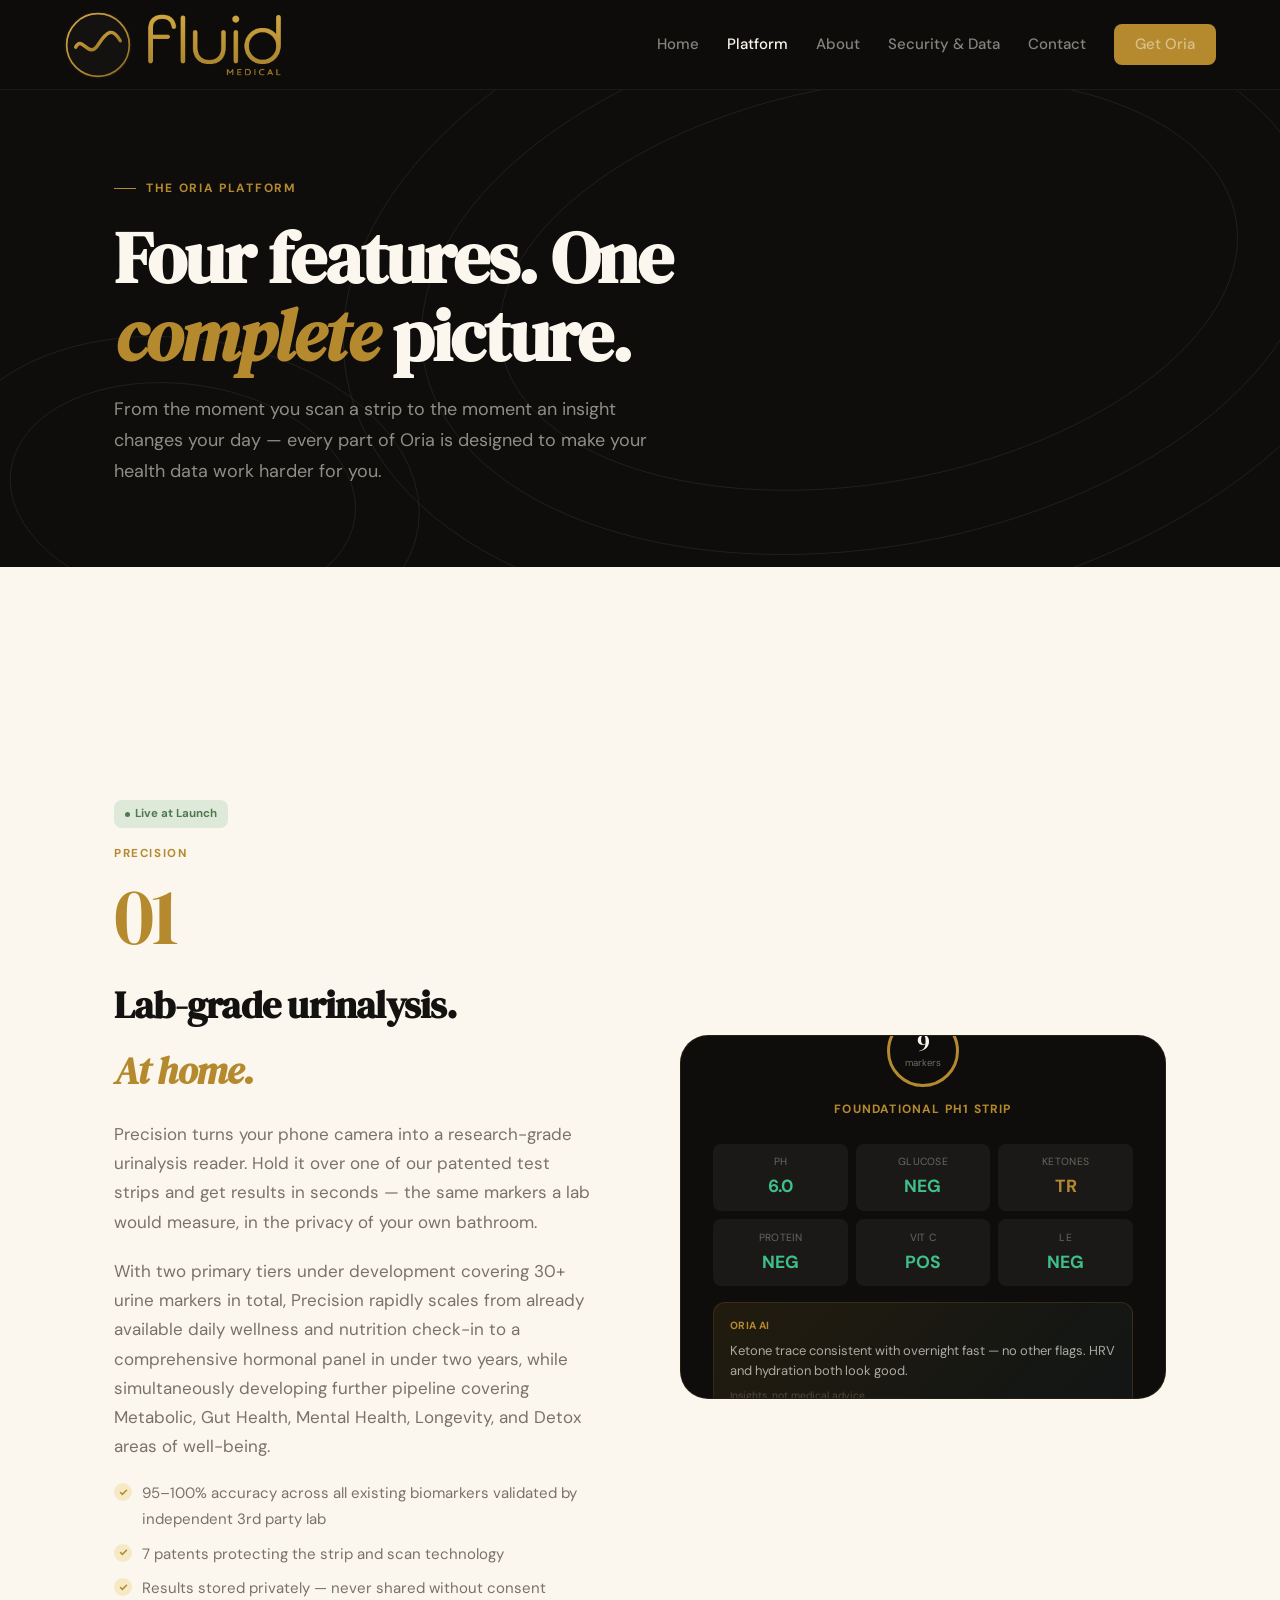
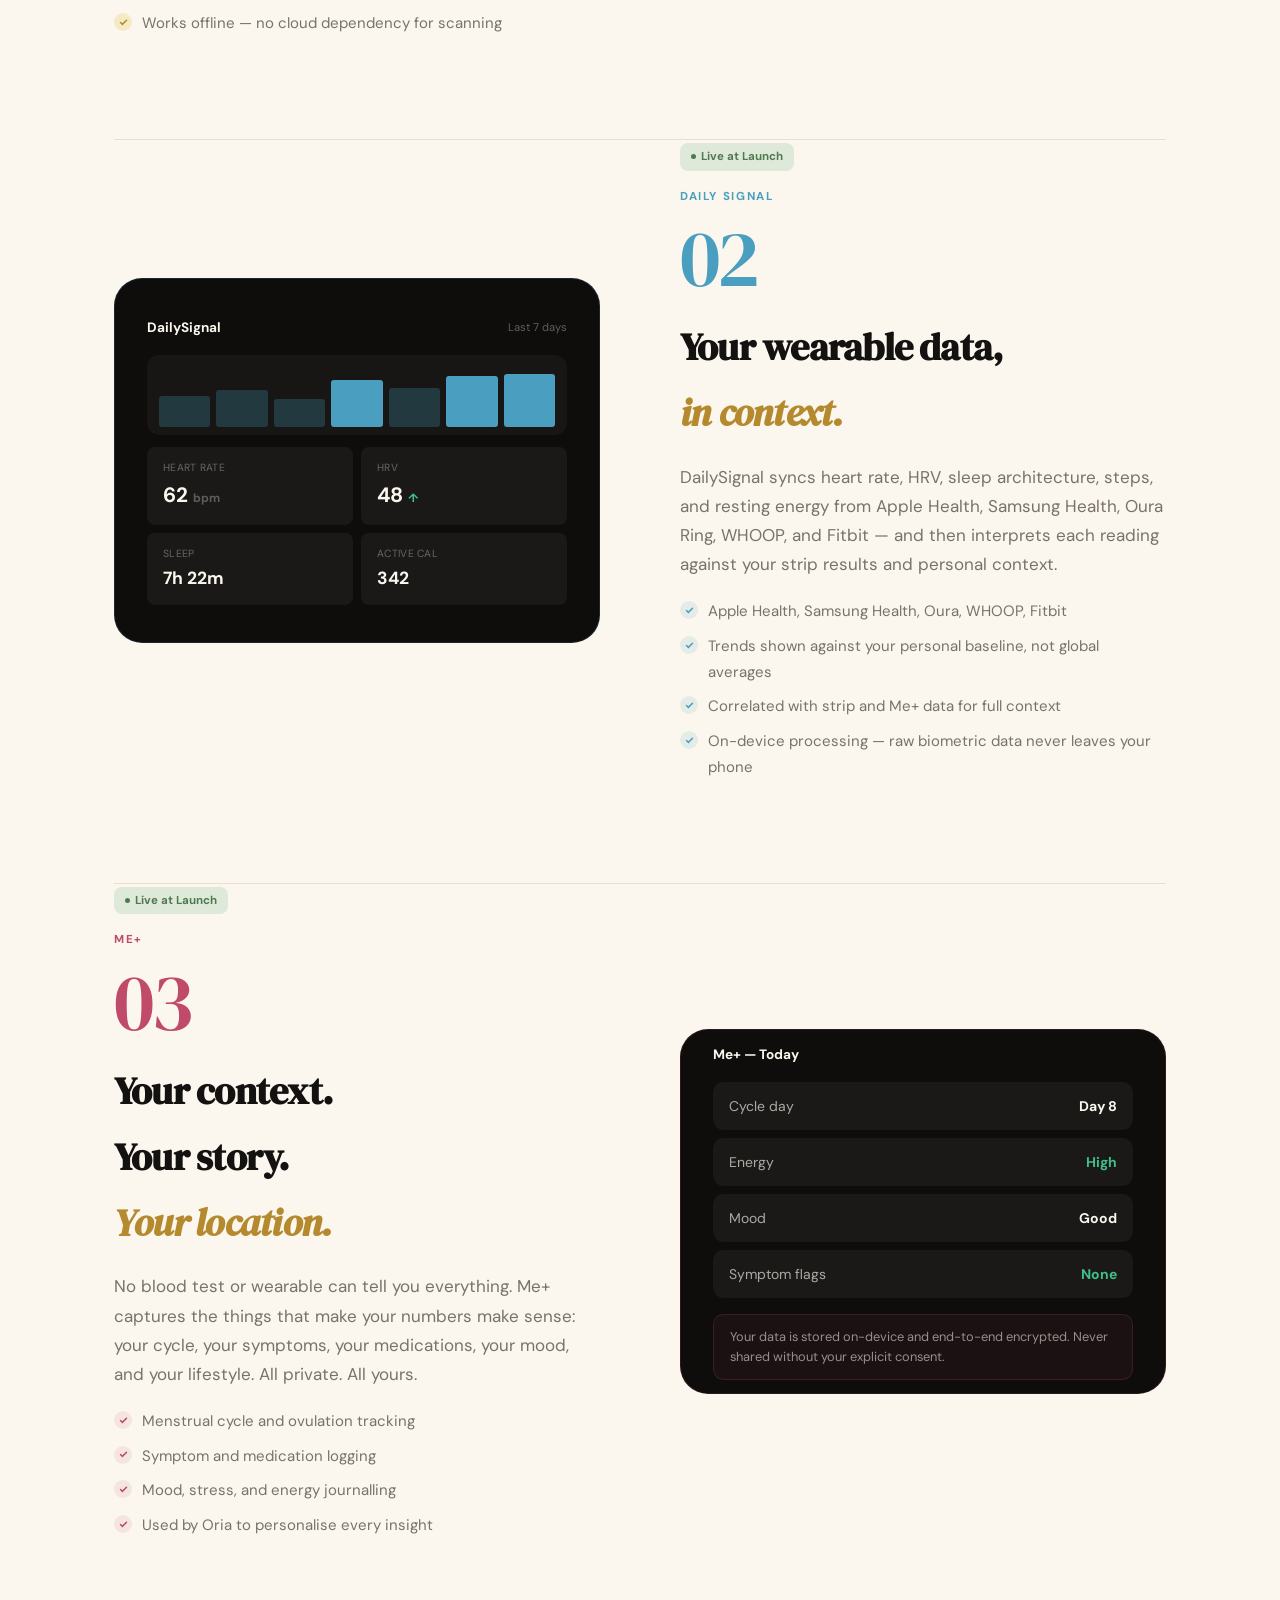
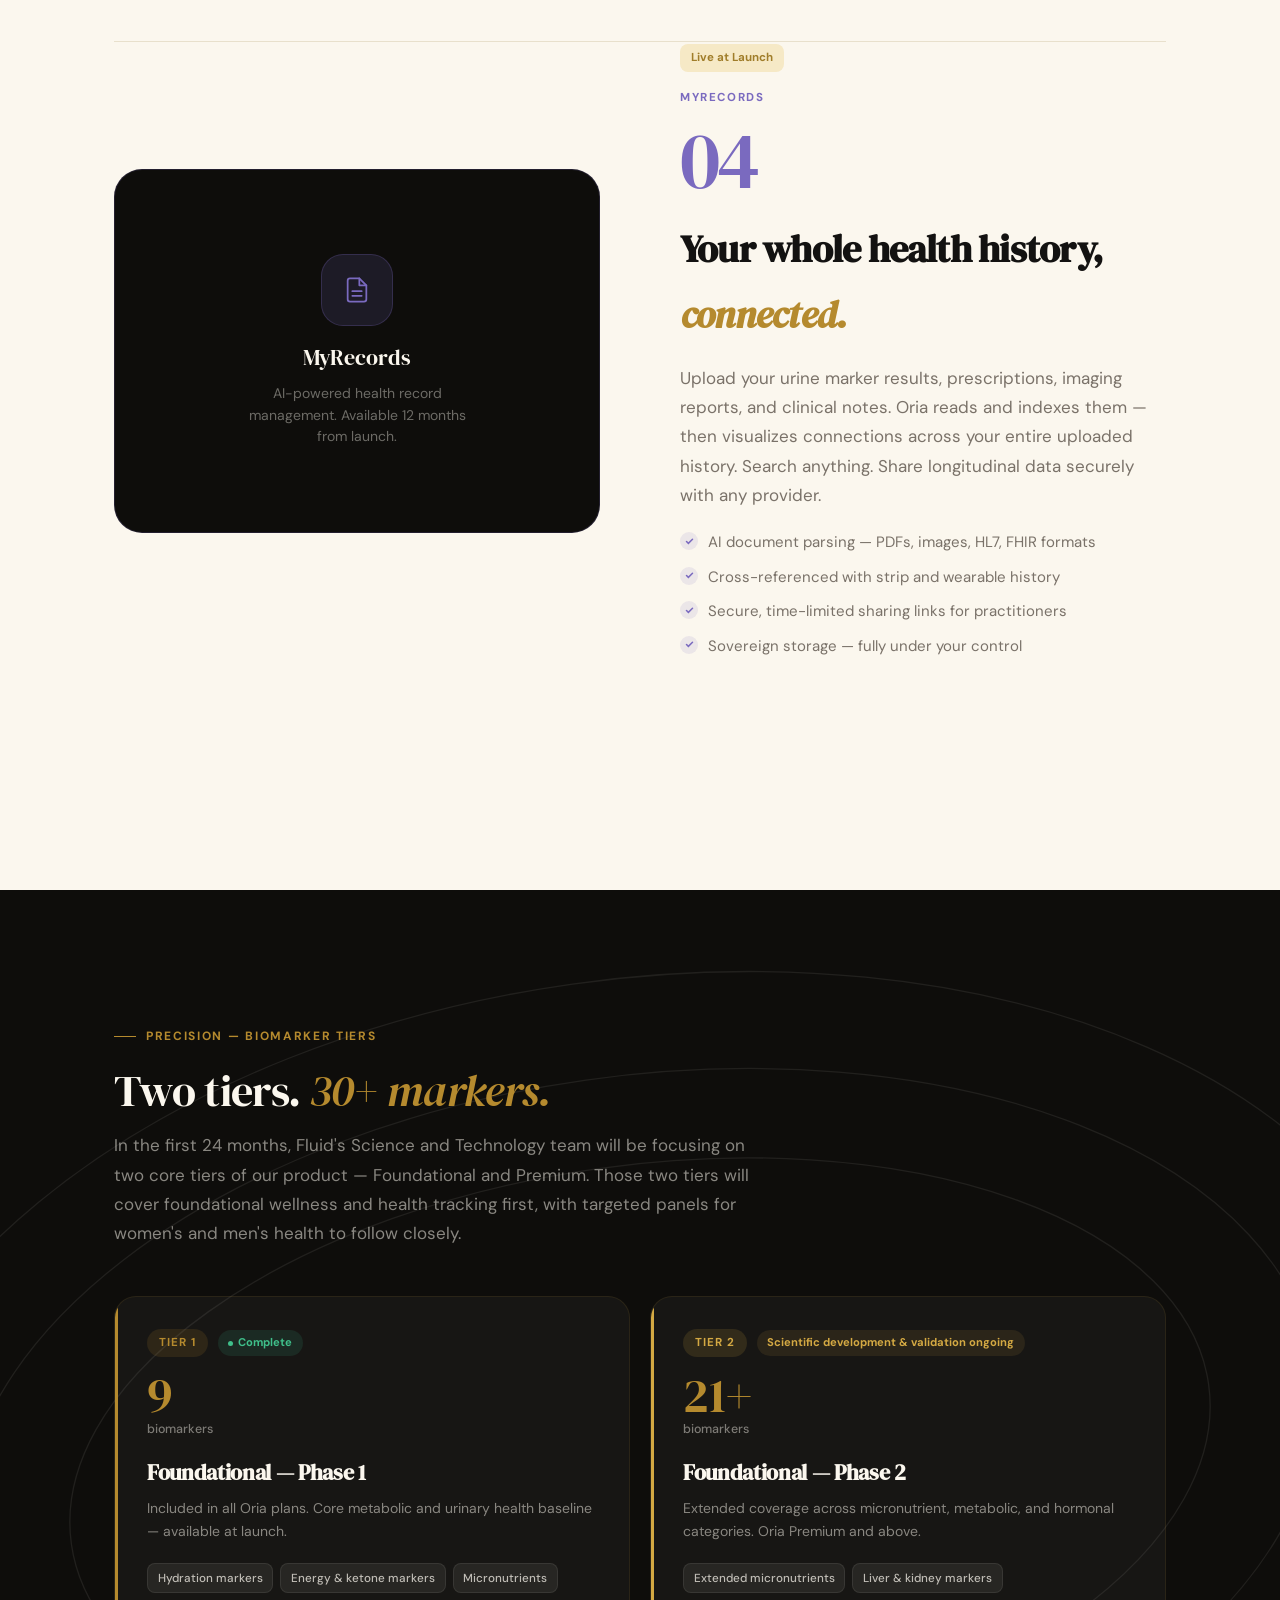
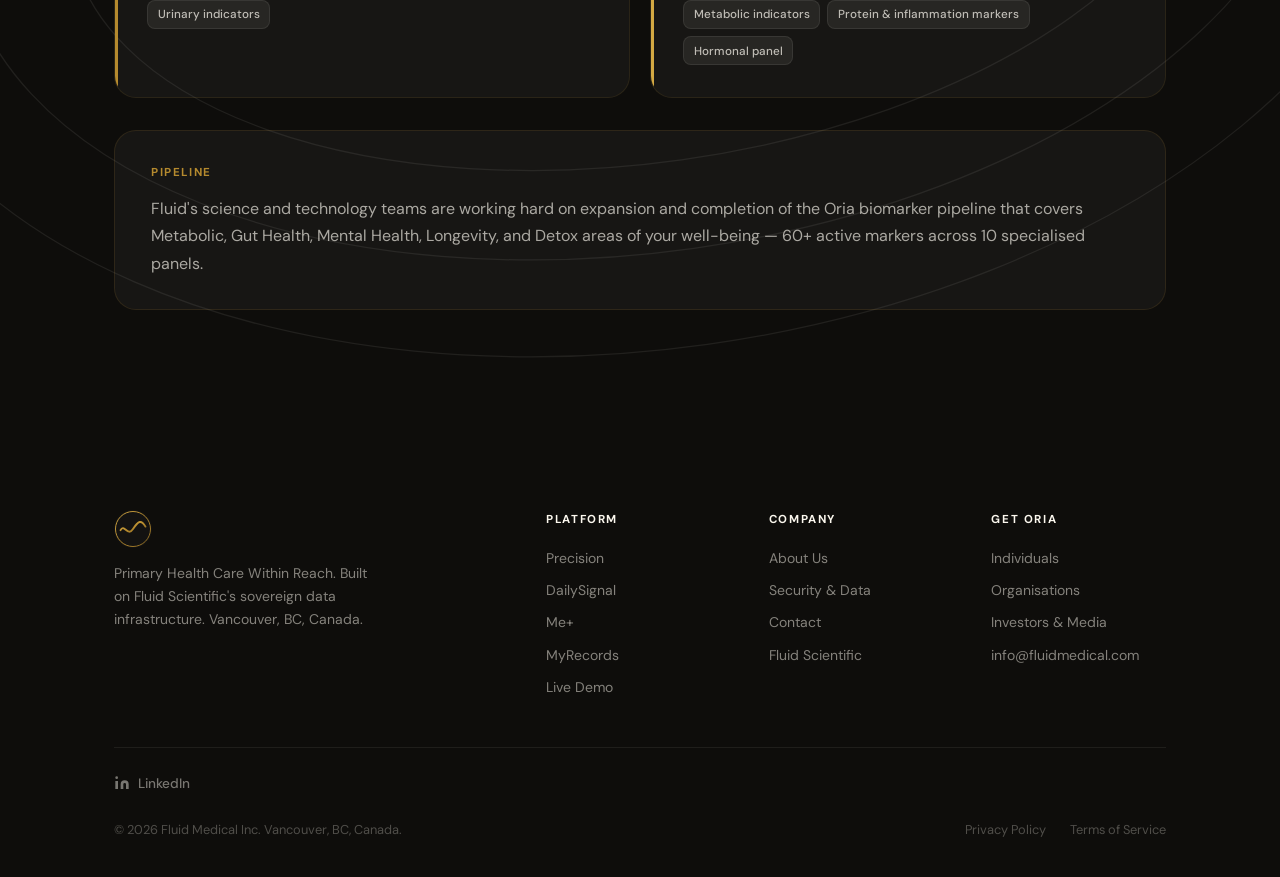
<file: fluidmedical-platform.html>
<!DOCTYPE html>
<html lang="en">
<head>
<meta charset="UTF-8">
<meta name="viewport" content="width=device-width, initial-scale=1.0">
<title>Platform — Fluid Medical</title>
<link rel="stylesheet" href="colors_and_type.css">
<style>
*,*::before,*::after{box-sizing:border-box;margin:0;padding:0}
html{scroll-behavior:smooth}
body{font-family:var(--fm-font-sans);background:var(--fm-bg);color:var(--fm-fg);line-height:var(--fm-leading-relaxed);-webkit-font-smoothing:antialiased}
img{display:block;max-width:100%}
a{color:inherit;text-decoration:none}
ul{list-style:none}
.container{max-width:var(--fm-container);margin:0 auto;padding:0 clamp(1.5rem,5vw,4rem);position:relative;z-index:1}
.section-pad{padding:clamp(5rem,10vw,9rem) 0}
.topo{position:absolute;inset:0;pointer-events:none;z-index:0;overflow:hidden}
.topo svg{width:100%;height:100%}
.topo--ink{opacity:.08;color:var(--fm-cream-100)}
.topo--cream{opacity:.05;color:var(--fm-ink-800)}

/* NAV */
#nav{position:fixed;top:0;left:0;right:0;z-index:300;height:90px;display:flex;align-items:center;justify-content:space-between;padding:0 clamp(1.5rem,5vw,4rem);background:rgba(14,13,11,.96);backdrop-filter:blur(16px);border-bottom:1px solid rgba(251,247,238,.06);transition:box-shadow .22s}
#nav.scrolled{box-shadow:0 4px 32px rgba(14,13,11,.55)}
.nav-logo{display:flex;align-items:center;gap:11px}
.nav-mark{width:68px;height:68px;flex-shrink:0}
.nav-wordmark{height:68px;width:auto}
.nav-links{display:flex;align-items:center;gap:1.75rem}
.nav-links a{color:rgba(251,247,238,.5);font-size:.9375rem;font-weight:500;transition:color .15s}
.nav-links a:hover,.nav-links a.active{color:var(--fm-cream-100)}
.btn-nav{background:var(--fm-brand);color:var(--fm-ink-900);padding:.5rem 1.3rem;border-radius:var(--fm-r-sm);font-size:.9rem;font-weight:700;transition:background .15s,transform .15s}
.btn-nav:hover{background:var(--fm-brand-hover);transform:translateY(-1px);color:var(--fm-ink-900)}
.hamburger{display:none;flex-direction:column;gap:5px;cursor:pointer;background:none;border:none;padding:4px}
.hamburger span{display:block;width:22px;height:2px;background:var(--fm-cream-100);border-radius:2px}
.mob{display:none;position:fixed;top:90px;left:0;right:0;z-index:299;background:var(--fm-ink-900);padding:1.5rem 2rem 2rem;border-bottom:1px solid rgba(251,247,238,.08);flex-direction:column}
.mob.open{display:flex}
.mob a{color:var(--fm-cream-100);font-size:1rem;font-weight:500;padding:.7rem 0;border-bottom:1px solid rgba(251,247,238,.07)}
.mob .btn-nav{margin-top:.75rem;text-align:center;display:block;border:none}

/* BTN */
.btn{display:inline-flex;align-items:center;gap:8px;padding:.875rem 1.75rem;border-radius:var(--fm-r-md);font-family:var(--fm-font-sans);font-size:1rem;font-weight:600;cursor:pointer;border:none;transition:background .15s,transform .15s;text-decoration:none}
.btn:hover{transform:translateY(-2px)}
.btn-brass{background:var(--fm-brand);color:var(--fm-ink-900)}
.btn-brass:hover{background:var(--fm-brand-hover)}
.btn-outline-cream{background:transparent;color:var(--fm-cream-100);border:1.5px solid rgba(251,247,238,.28)}
.btn-outline-cream:hover{border-color:rgba(251,247,238,.7);background:rgba(251,247,238,.06)}

/* PAGE HERO */
.page-hero{background:var(--fm-ink-900);color:var(--fm-cream-100);padding:calc(90px + 5rem) 0 5rem;position:relative;overflow:hidden}
.page-hero-eyebrow{display:inline-flex;align-items:center;gap:10px;font-size:.75rem;font-weight:700;letter-spacing:.14em;text-transform:uppercase;color:var(--fm-brand);margin-bottom:1.25rem}
.page-hero-line{width:22px;height:1px;background:var(--fm-brand)}
.page-hero h1{font-family:var(--fm-font-display);font-size:clamp(2.5rem,6vw,4.5rem);line-height:1.08;letter-spacing:-.025em;max-width:700px}
.page-hero h1 em{font-style:italic;color:var(--fm-brand)}
.page-hero p{font-size:clamp(1rem,1.6vw,1.125rem);color:rgba(251,247,238,.55);max-width:560px;margin-top:1.25rem;line-height:1.72}

/* FEATURE DETAIL */
.feature-block{display:grid;grid-template-columns:1fr 1fr;gap:5rem;align-items:center;padding:clamp(4rem,8vw,7rem) 0}
.feature-block.reverse{direction:rtl}
.feature-block.reverse>*{direction:ltr}
.feature-block:not(:last-child){border-bottom:1px solid var(--fm-border)}
.feat-eyebrow{font-size:.72rem;font-weight:700;letter-spacing:.14em;text-transform:uppercase;margin-bottom:.75rem}
.feat-num{font-family:var(--fm-font-display);font-size:5rem;line-height:1;letter-spacing:-.04em;margin-bottom:1rem}
.feature-block h2{font-family:var(--fm-font-display);font-size:clamp(1.8rem,3vw,2.6rem);letter-spacing:-.02em;margin-bottom:1rem}
.feature-block h2 em{font-style:italic;color:var(--fm-brand)}
.feature-block p{font-size:1.0625rem;color:var(--fm-fg-muted);line-height:1.72;margin-bottom:1.25rem}
.feat-checklist{display:flex;flex-direction:column;gap:.55rem}
.feat-checklist li{display:flex;align-items:flex-start;gap:10px;font-size:.9375rem;color:var(--fm-fg-muted)}
.feat-check{width:18px;height:18px;border-radius:50%;background:var(--fm-brand-tint);display:flex;align-items:center;justify-content:center;flex-shrink:0;margin-top:2px}
.feat-badge{display:inline-flex;align-items:center;gap:5px;font-size:.72rem;font-weight:700;padding:.25rem .7rem;border-radius:var(--fm-r-sm);margin-bottom:1rem}
.badge-live{background:var(--fm-success-bg);color:var(--fm-success)}
.badge-live::before{content:'';display:block;width:5px;height:5px;border-radius:50%;background:var(--fm-success)}
.badge-soon{background:var(--fm-brand-tint);color:var(--fm-brand-active)}

/* VISUAL PANELS */
.feat-visual{border-radius:var(--fm-r-2xl);overflow:hidden;background:var(--fm-ink-900);aspect-ratio:4/3;display:flex;align-items:center;justify-content:center;position:relative;border:1px solid rgba(181,138,46,.15)}
.feat-visual-inner{padding:2rem;width:100%}

/* TIERS GRID */
.tiers-section{background:var(--fm-ink-900);color:var(--fm-cream-100);position:relative;overflow:hidden}
.tiers-grid{display:grid;grid-template-columns:repeat(2,1fr);gap:1.25rem;margin-top:3rem}
.tier-card{border-radius:var(--fm-r-xl);background:rgba(251,247,238,.04);color:var(--fm-cream-100);padding:2rem;border:1px solid rgba(181,138,46,.12);position:relative;overflow:hidden;transition:border-color .2s,transform .2s}
.tier-card::before{content:'';position:absolute;top:0;left:0;width:3px;bottom:0}
.tc-f1::before{background:var(--fm-brand)}.tc-f2::before{background:var(--fm-brass-400)}.tc-wh::before{background:#BF4A6A}.tc-mh::before{background:#4A9EBF}
.tier-card:hover{border-color:var(--fm-brand);transform:translateY(-4px)}
.tier-pill{display:inline-flex;align-items:center;font-size:.72rem;font-weight:700;letter-spacing:.09em;text-transform:uppercase;padding:.25rem .75rem;border-radius:var(--fm-r-pill);margin-bottom:1rem}
.tp-f1{background:rgba(181,138,46,.14);color:var(--fm-brand)}.tp-f2{background:rgba(212,169,67,.14);color:var(--fm-brass-400)}.tp-wh{background:rgba(191,74,106,.14);color:#BF4A6A}.tp-mh{background:rgba(74,158,191,.14);color:#4A9EBF}
.tier-count{font-family:var(--fm-font-display);font-size:3rem;color:var(--fm-brand);line-height:1}
.tier-count-lbl{font-size:.78rem;color:rgba(251,247,238,.45);font-weight:500;margin-bottom:.85rem}
.tier-card h3{font-family:var(--fm-font-display);font-size:1.35rem;letter-spacing:-.015em;margin-bottom:.4rem;color:var(--fm-cream-100)}
.tier-sub{font-size:.875rem;color:rgba(251,247,238,.5);line-height:1.65;margin-bottom:1.25rem}
.markers{display:flex;flex-wrap:wrap;gap:.45rem}
.marker-chip{font-size:.73rem;padding:.22rem .6rem;border-radius:var(--fm-r-sm);background:rgba(251,247,238,.07);color:rgba(251,247,238,.72);font-weight:500;border:1px solid rgba(251,247,238,.08)}

/* FOOTER */
footer{background:var(--fm-ink-900);color:rgba(251,247,238,.5);padding:4.5rem 0 2.25rem}
.footer-grid{display:grid;grid-template-columns:2.2fr 1fr 1fr 1fr;gap:3rem;margin-bottom:2.5rem}
.footer-mark{width:38px;height:38px;margin-bottom:.85rem}
.footer-tagline{font-size:.875rem;line-height:1.65;max-width:265px}
.footer-col h5{color:var(--fm-cream-100);font-size:.72rem;font-weight:700;letter-spacing:.14em;text-transform:uppercase;margin-bottom:1rem}
.footer-col a{display:block;font-size:.875rem;margin-bottom:.5rem;color:rgba(251,247,238,.5);transition:color .15s}
.footer-col a:hover{color:var(--fm-cream-100)}
.footer-bottom{border-top:1px solid rgba(251,247,238,.07);padding-top:1.5rem;display:flex;justify-content:space-between;align-items:center;flex-wrap:wrap;gap:1rem}
.footer-copy{color:rgba(251,247,238,.28);font-size:.8rem}
.footer-legal{display:flex;gap:1.5rem}
.footer-legal a{color:rgba(251,247,238,.28);font-size:.8rem}
.footer-legal a:hover{color:rgba(251,247,238,.55)}

@media(max-width:860px){.feature-block{grid-template-columns:1fr}.feature-block.reverse{direction:ltr}.tiers-grid{grid-template-columns:1fr}.footer-grid{grid-template-columns:1fr 1fr;gap:2rem}}
@media(max-width:640px){.nav-links{display:none}.hamburger{display:flex}.footer-grid{grid-template-columns:1fr}}
</style>
</head>
<body>

<nav id="nav">
  <a href="fluidmedical-home.html" class="nav-logo">
    <div class="nav-mark"><svg xmlns="http://www.w3.org/2000/svg" viewBox="0 0 64 64"><defs><linearGradient id="nm" x1="0" y1="0" x2="1" y2="1"><stop offset="0%" stop-color="#D4A943"/><stop offset="55%" stop-color="#B58A2E"/><stop offset="100%" stop-color="#8A6822"/></linearGradient></defs><circle cx="32" cy="32" r="32" fill="#131211"/><circle cx="32" cy="32" r="29.5" fill="none" stroke="url(#nm)" stroke-width="1.6"/><path d="M11 34 C 17 22, 23 46, 32 32 S 46 16, 53 28" fill="none" stroke="url(#nm)" stroke-width="3.2" stroke-linecap="round"/></svg></div>
    <img src="assets/wordmarks/fluid-medical-wordmark-brass.png" alt="Fluid Medical" class="nav-wordmark">
  </a>
  <div class="nav-links">
    <a href="fluidmedical-home.html">Home</a>
    <a href="fluidmedical-platform.html" class="active">Platform</a>
    <a href="fluidmedical-about.html">About</a>
    <a href="fluidmedical-security.html">Security &amp; Data</a>
    <a href="fluidmedical-contact.html">Contact</a>
    <a href="fluidmedical-contact.html" class="btn-nav">Get Oria</a>
  </div>
  <button class="hamburger" onclick="toggleMenu()"><span></span><span></span><span></span></button>
</nav>
<div class="mob" id="mob">
  <a href="fluidmedical-home.html">Home</a><a href="fluidmedical-platform.html">Platform</a><a href="fluidmedical-about.html">About</a><a href="fluidmedical-security.html">Security &amp; Data</a><a href="fluidmedical-contact.html">Contact</a><a href="fluidmedical-contact.html" class="btn-nav">Get Oria</a>
</div>

<!-- PAGE HERO -->
<section class="page-hero">
  <div class="topo topo--ink">
    <svg xmlns="http://www.w3.org/2000/svg" viewBox="0 0 1400 700" preserveAspectRatio="xMidYMid slice"><g fill="none" stroke="currentColor" stroke-width="1"><ellipse cx="950" cy="350" rx="580" ry="360" transform="rotate(-10 950 350)"/><ellipse cx="950" cy="350" rx="494" ry="288" transform="rotate(-10 950 350)"/><ellipse cx="950" cy="350" rx="408" ry="218" transform="rotate(-10 950 350)"/><ellipse cx="200" cy="580" rx="260" ry="170" transform="rotate(8 200 580)"/><ellipse cx="200" cy="580" rx="190" ry="120" transform="rotate(8 200 580)"/></g></svg>
  </div>
  <div class="container">
    <div class="page-hero-eyebrow"><span class="page-hero-line"></span>The Oria Platform</div>
    <h1>Four features. One <em>complete</em> picture.</h1>
    <p>From the moment you scan a strip to the moment an insight changes your day — every part of Oria is designed to make your health data work harder for you.</p>
  </div>
</section>

<!-- FEATURE 1: FLUID PRECISION -->
<section class="section-pad" style="position:relative;overflow:hidden" id="precision">
  <div class="container">
    <div class="feature-block">
      <div>
        <div class="feat-badge badge-live">Live at Launch</div>
        <div class="feat-eyebrow" style="color:var(--fm-brand)">Precision</div>
        <div class="feat-num" style="color:var(--fm-brand)">01</div>
        <h2>Lab-grade urinalysis.<br><em>At home.</em></h2>
        <p>Precision turns your phone camera into a research-grade urinalysis reader. Hold it over one of our patented test strips and get results in seconds — the same markers a lab would measure, in the privacy of your own bathroom.</p>
        <p>With two primary tiers under development covering 30+ urine markers in total, Precision rapidly scales from already available daily wellness and nutrition check-in to a comprehensive hormonal panel in under two years, while simultaneously developing further pipeline covering Metabolic, Gut Health, Mental Health, Longevity, and Detox areas of well-being.</p>
        <ul class="feat-checklist">
          <li><div class="feat-check"><svg width="9" height="9" viewBox="0 0 12 12" fill="none" stroke="var(--fm-brand)" stroke-width="2" stroke-linecap="round"><polyline points="2,6 4.5,8.5 10,3"/></svg></div>95–100% accuracy across all existing biomarkers validated by independent 3rd party lab</li>
          <li><div class="feat-check"><svg width="9" height="9" viewBox="0 0 12 12" fill="none" stroke="var(--fm-brand)" stroke-width="2" stroke-linecap="round"><polyline points="2,6 4.5,8.5 10,3"/></svg></div>7 patents protecting the strip and scan technology</li>
          <li><div class="feat-check"><svg width="9" height="9" viewBox="0 0 12 12" fill="none" stroke="var(--fm-brand)" stroke-width="2" stroke-linecap="round"><polyline points="2,6 4.5,8.5 10,3"/></svg></div>Results stored privately — never shared without consent</li>
          <li><div class="feat-check"><svg width="9" height="9" viewBox="0 0 12 12" fill="none" stroke="var(--fm-brand)" stroke-width="2" stroke-linecap="round"><polyline points="2,6 4.5,8.5 10,3"/></svg></div>Works offline — no cloud dependency for scanning</li>
        </ul>
      </div>
      <div class="feat-visual">
        <div class="feat-visual-inner">
          <div style="text-align:center;margin-bottom:1.5rem">
            <div style="width:72px;height:72px;border-radius:50%;border:3px solid var(--fm-brand);display:flex;align-items:center;justify-content:center;margin:0 auto">
              <div style="text-align:center"><div style="font-family:var(--fm-font-display);font-size:1.5rem;color:var(--fm-cream-100);line-height:1">9</div><div style="font-size:.6rem;color:rgba(251,247,238,.4)">markers</div></div>
            </div>
            <div style="font-size:.75rem;color:var(--fm-brand);font-weight:700;margin-top:.75rem;text-transform:uppercase;letter-spacing:.1em">Foundational Ph1 Strip</div>
          </div>
          <div style="display:grid;grid-template-columns:repeat(3,1fr);gap:.5rem">
            <div style="background:rgba(251,247,238,.05);border-radius:.5rem;padding:.6rem .75rem;text-align:center"><div style="font-size:.65rem;color:rgba(251,247,238,.35);text-transform:uppercase;letter-spacing:.3px">pH</div><div style="font-size:1.1rem;font-weight:700;color:#3FBF8A">6.0</div></div>
            <div style="background:rgba(251,247,238,.05);border-radius:.5rem;padding:.6rem .75rem;text-align:center"><div style="font-size:.65rem;color:rgba(251,247,238,.35);text-transform:uppercase;letter-spacing:.3px">Glucose</div><div style="font-size:1.1rem;font-weight:700;color:#3FBF8A">NEG</div></div>
            <div style="background:rgba(251,247,238,.05);border-radius:.5rem;padding:.6rem .75rem;text-align:center"><div style="font-size:.65rem;color:rgba(251,247,238,.35);text-transform:uppercase;letter-spacing:.3px">Ketones</div><div style="font-size:1.1rem;font-weight:700;color:var(--fm-brand)">TR</div></div>
            <div style="background:rgba(251,247,238,.05);border-radius:.5rem;padding:.6rem .75rem;text-align:center"><div style="font-size:.65rem;color:rgba(251,247,238,.35);text-transform:uppercase;letter-spacing:.3px">Protein</div><div style="font-size:1.1rem;font-weight:700;color:#3FBF8A">NEG</div></div>
            <div style="background:rgba(251,247,238,.05);border-radius:.5rem;padding:.6rem .75rem;text-align:center"><div style="font-size:.65rem;color:rgba(251,247,238,.35);text-transform:uppercase;letter-spacing:.3px">Vit C</div><div style="font-size:1.1rem;font-weight:700;color:#3FBF8A">POS</div></div>
            <div style="background:rgba(251,247,238,.05);border-radius:.5rem;padding:.6rem .75rem;text-align:center"><div style="font-size:.65rem;color:rgba(251,247,238,.35);text-transform:uppercase;letter-spacing:.3px">LE</div><div style="font-size:1.1rem;font-weight:700;color:#3FBF8A">NEG</div></div>
          </div>
          <div style="margin-top:1rem;background:linear-gradient(135deg,rgba(181,138,46,.12),rgba(74,158,191,.06));border:1px solid rgba(181,138,46,.18);border-radius:.75rem;padding:.85rem 1rem">
            <div style="font-size:.65rem;font-weight:700;color:var(--fm-brand);text-transform:uppercase;letter-spacing:.4px;margin-bottom:.4rem">Oria AI</div>
            <div style="font-size:.8125rem;color:rgba(251,247,238,.65);line-height:1.5">Ketone trace consistent with overnight fast — no other flags. HRV and hydration both look good.</div>
            <div style="font-size:.65rem;color:rgba(251,247,238,.22);margin-top:.4rem">Insights, not medical advice.</div>
          </div>
        </div>
      </div>
    </div>

    <!-- FEATURE 2: DAILYSIGNAL -->
    <div class="feature-block reverse" id="signal" style="padding-top:0">
      <div>
        <div class="feat-badge badge-live">Live at Launch</div>
        <div class="feat-eyebrow" style="color:#4A9EBF">Daily Signal</div>
        <div class="feat-num" style="color:#4A9EBF">02</div>
        <h2>Your wearable data,<br><em>in context.</em></h2>
        <p>DailySignal syncs heart rate, HRV, sleep architecture, steps, and resting energy from Apple Health, Samsung Health, Oura Ring, WHOOP, and Fitbit — and then interprets each reading against your strip results and personal context.</p>
        <ul class="feat-checklist">
          <li><div class="feat-check" style="background:rgba(74,158,191,.12)"><svg width="9" height="9" viewBox="0 0 12 12" fill="none" stroke="#4A9EBF" stroke-width="2" stroke-linecap="round"><polyline points="2,6 4.5,8.5 10,3"/></svg></div>Apple Health, Samsung Health, Oura, WHOOP, Fitbit</li>
          <li><div class="feat-check" style="background:rgba(74,158,191,.12)"><svg width="9" height="9" viewBox="0 0 12 12" fill="none" stroke="#4A9EBF" stroke-width="2" stroke-linecap="round"><polyline points="2,6 4.5,8.5 10,3"/></svg></div>Trends shown against your personal baseline, not global averages</li>
          <li><div class="feat-check" style="background:rgba(74,158,191,.12)"><svg width="9" height="9" viewBox="0 0 12 12" fill="none" stroke="#4A9EBF" stroke-width="2" stroke-linecap="round"><polyline points="2,6 4.5,8.5 10,3"/></svg></div>Correlated with strip and Me+ data for full context</li>
          <li><div class="feat-check" style="background:rgba(74,158,191,.12)"><svg width="9" height="9" viewBox="0 0 12 12" fill="none" stroke="#4A9EBF" stroke-width="2" stroke-linecap="round"><polyline points="2,6 4.5,8.5 10,3"/></svg></div>On-device processing — raw biometric data never leaves your phone</li>
        </ul>
      </div>
      <div class="feat-visual" style="border-color:rgba(74,158,191,.18)">
        <div class="feat-visual-inner">
          <div style="display:flex;justify-content:space-between;align-items:center;margin-bottom:1rem">
            <div style="font-size:.85rem;font-weight:700;color:var(--fm-cream-100)">DailySignal</div>
            <div style="font-size:.7rem;color:rgba(251,247,238,.35)">Last 7 days</div>
          </div>
          <div style="display:flex;align-items:flex-end;gap:6px;height:80px;background:rgba(251,247,238,.04);border-radius:.75rem;padding:.75rem .75rem .5rem">
            <div style="flex:1;background:rgba(74,158,191,.25);border-radius:3px;height:52%"></div>
            <div style="flex:1;background:rgba(74,158,191,.25);border-radius:3px;height:62%"></div>
            <div style="flex:1;background:rgba(74,158,191,.25);border-radius:3px;height:47%"></div>
            <div style="flex:1;background:#4A9EBF;border-radius:3px;height:79%"></div>
            <div style="flex:1;background:rgba(74,158,191,.25);border-radius:3px;height:66%"></div>
            <div style="flex:1;background:#4A9EBF;border-radius:3px;height:85%"></div>
            <div style="flex:1;background:#4A9EBF;border-radius:3px;height:88%"></div>
          </div>
          <div style="display:grid;grid-template-columns:1fr 1fr;gap:.5rem;margin-top:.75rem">
            <div style="background:rgba(251,247,238,.05);border-radius:.5rem;padding:.75rem 1rem"><div style="font-size:.65rem;color:rgba(251,247,238,.35);text-transform:uppercase;letter-spacing:.3px">Heart Rate</div><div style="font-size:1.3rem;font-weight:700;color:var(--fm-cream-100)">62 <span style="font-size:.75rem;color:rgba(251,247,238,.3)">bpm</span></div></div>
            <div style="background:rgba(251,247,238,.05);border-radius:.5rem;padding:.75rem 1rem"><div style="font-size:.65rem;color:rgba(251,247,238,.35);text-transform:uppercase;letter-spacing:.3px">HRV</div><div style="font-size:1.3rem;font-weight:700;color:var(--fm-cream-100)">48 <span style="font-size:.75rem;color:#3FBF8A">↑</span></div></div>
            <div style="background:rgba(251,247,238,.05);border-radius:.5rem;padding:.75rem 1rem"><div style="font-size:.65rem;color:rgba(251,247,238,.35);text-transform:uppercase;letter-spacing:.3px">Sleep</div><div style="font-size:1.1rem;font-weight:700;color:var(--fm-cream-100)">7h 22m</div></div>
            <div style="background:rgba(251,247,238,.05);border-radius:.5rem;padding:.75rem 1rem"><div style="font-size:.65rem;color:rgba(251,247,238,.35);text-transform:uppercase;letter-spacing:.3px">Active Cal</div><div style="font-size:1.1rem;font-weight:700;color:var(--fm-cream-100)">342</div></div>
          </div>
        </div>
      </div>
    </div>

    <!-- FEATURE 3: FLUID+ME -->
    <div class="feature-block" id="me" style="padding-top:0">
      <div>
        <div class="feat-badge badge-live">Live at Launch</div>
        <div class="feat-eyebrow" style="color:#BF4A6A">Me+</div>
        <div class="feat-num" style="color:#BF4A6A">03</div>
        <h2>Your context.<br>Your story.<br><em>Your location.</em></h2>
        <p>No blood test or wearable can tell you everything. Me+ captures the things that make your numbers make sense: your cycle, your symptoms, your medications, your mood, and your lifestyle. All private. All yours.</p>
        <ul class="feat-checklist">
          <li><div class="feat-check" style="background:rgba(191,74,106,.1)"><svg width="9" height="9" viewBox="0 0 12 12" fill="none" stroke="#BF4A6A" stroke-width="2" stroke-linecap="round"><polyline points="2,6 4.5,8.5 10,3"/></svg></div>Menstrual cycle and ovulation tracking</li>
          <li><div class="feat-check" style="background:rgba(191,74,106,.1)"><svg width="9" height="9" viewBox="0 0 12 12" fill="none" stroke="#BF4A6A" stroke-width="2" stroke-linecap="round"><polyline points="2,6 4.5,8.5 10,3"/></svg></div>Symptom and medication logging</li>
          <li><div class="feat-check" style="background:rgba(191,74,106,.1)"><svg width="9" height="9" viewBox="0 0 12 12" fill="none" stroke="#BF4A6A" stroke-width="2" stroke-linecap="round"><polyline points="2,6 4.5,8.5 10,3"/></svg></div>Mood, stress, and energy journalling</li>
          <li><div class="feat-check" style="background:rgba(191,74,106,.1)"><svg width="9" height="9" viewBox="0 0 12 12" fill="none" stroke="#BF4A6A" stroke-width="2" stroke-linecap="round"><polyline points="2,6 4.5,8.5 10,3"/></svg></div>Used by Oria to personalise every insight</li>
        </ul>
      </div>
      <div class="feat-visual" style="border-color:rgba(191,74,106,.18)">
        <div class="feat-visual-inner">
          <div style="font-size:.85rem;font-weight:700;color:var(--fm-cream-100);margin-bottom:1rem">Me+ — Today</div>
          <div style="display:flex;flex-direction:column;gap:.5rem">
            <div style="background:rgba(251,247,238,.05);border-radius:.65rem;padding:.75rem 1rem;display:flex;align-items:center;justify-content:space-between"><span style="font-size:.875rem;color:rgba(251,247,238,.65)">Cycle day</span><span style="font-size:.875rem;font-weight:700;color:var(--fm-cream-100)">Day 8</span></div>
            <div style="background:rgba(251,247,238,.05);border-radius:.65rem;padding:.75rem 1rem;display:flex;align-items:center;justify-content:space-between"><span style="font-size:.875rem;color:rgba(251,247,238,.65)">Energy</span><span style="font-size:.875rem;font-weight:700;color:#3FBF8A">High</span></div>
            <div style="background:rgba(251,247,238,.05);border-radius:.65rem;padding:.75rem 1rem;display:flex;align-items:center;justify-content:space-between"><span style="font-size:.875rem;color:rgba(251,247,238,.65)">Mood</span><span style="font-size:.875rem;font-weight:700;color:var(--fm-cream-100)">Good</span></div>
            <div style="background:rgba(251,247,238,.05);border-radius:.65rem;padding:.75rem 1rem;display:flex;align-items:center;justify-content:space-between"><span style="font-size:.875rem;color:rgba(251,247,238,.65)">Symptom flags</span><span style="font-size:.875rem;font-weight:700;color:#3FBF8A">None</span></div>
          </div>
          <div style="margin-top:1rem;padding:.75rem 1rem;background:rgba(191,74,106,.08);border:1px solid rgba(191,74,106,.2);border-radius:.65rem;font-size:.8rem;color:rgba(251,247,238,.55);line-height:1.55">Your data is stored on-device and end-to-end encrypted. Never shared without your explicit consent.</div>
        </div>
      </div>
    </div>

    <!-- FEATURE 4: MY RECORDS -->
    <div class="feature-block reverse" id="records" style="padding-top:0">
      <div>
        <div class="feat-badge badge-soon">Live at Launch</div>
        <div class="feat-eyebrow" style="color:#7A6ABF">MyRecords</div>
        <div class="feat-num" style="color:#7A6ABF">04</div>
        <h2>Your whole health history,<br><em>connected.</em></h2>
        <p>Upload your urine marker results, prescriptions, imaging reports, and clinical notes. Oria reads and indexes them — then visualizes connections across your entire uploaded history. Search anything. Share longitudinal data securely with any provider.</p>
        <ul class="feat-checklist">
          <li><div class="feat-check" style="background:rgba(122,106,191,.12)"><svg width="9" height="9" viewBox="0 0 12 12" fill="none" stroke="#7A6ABF" stroke-width="2" stroke-linecap="round"><polyline points="2,6 4.5,8.5 10,3"/></svg></div>AI document parsing — PDFs, images, HL7, FHIR formats</li>
          <li><div class="feat-check" style="background:rgba(122,106,191,.12)"><svg width="9" height="9" viewBox="0 0 12 12" fill="none" stroke="#7A6ABF" stroke-width="2" stroke-linecap="round"><polyline points="2,6 4.5,8.5 10,3"/></svg></div>Cross-referenced with strip and wearable history</li>
          <li><div class="feat-check" style="background:rgba(122,106,191,.12)"><svg width="9" height="9" viewBox="0 0 12 12" fill="none" stroke="#7A6ABF" stroke-width="2" stroke-linecap="round"><polyline points="2,6 4.5,8.5 10,3"/></svg></div>Secure, time-limited sharing links for practitioners</li>
          <li><div class="feat-check" style="background:rgba(122,106,191,.12)"><svg width="9" height="9" viewBox="0 0 12 12" fill="none" stroke="#7A6ABF" stroke-width="2" stroke-linecap="round"><polyline points="2,6 4.5,8.5 10,3"/></svg></div>Sovereign storage — fully under your control</li>
        </ul>
      </div>
      <div class="feat-visual" style="border-color:rgba(122,106,191,.2)">
        <div class="feat-visual-inner" style="display:flex;align-items:center;justify-content:center;min-height:280px">
          <div style="text-align:center">
            <div style="width:72px;height:72px;border-radius:var(--fm-r-xl);background:rgba(122,106,191,.15);border:1px solid rgba(122,106,191,.25);display:flex;align-items:center;justify-content:center;margin:0 auto .85rem">
              <svg width="28" height="28" viewBox="0 0 24 24" fill="none" stroke="#7A6ABF" stroke-width="1.5" stroke-linecap="round" stroke-linejoin="round"><path d="M14 2H6a2 2 0 00-2 2v16a2 2 0 002 2h12a2 2 0 002-2V8z"/><polyline points="14 2 14 8 20 8"/><line x1="16" y1="13" x2="8" y2="13"/><line x1="16" y1="17" x2="8" y2="17"/></svg>
            </div>
            <div style="font-family:var(--fm-font-display);font-size:1.35rem;color:var(--fm-cream-100);margin-bottom:.4rem">MyRecords</div>
            <div style="font-size:.875rem;color:rgba(251,247,238,.4);max-width:220px;line-height:1.55">AI-powered health record management. Available 12 months from launch.</div>
          </div>
        </div>
      </div>
    </div>
  </div>
</section>

<!-- BIOMARKER TIERS -->
<section class="tiers-section section-pad">
  <div class="topo topo--ink"><svg xmlns="http://www.w3.org/2000/svg" viewBox="0 0 1400 900" preserveAspectRatio="xMidYMid slice"><g fill="none" stroke="currentColor" stroke-width="1"><ellipse cx="700" cy="450" rx="620" ry="380" transform="rotate(-8 700 450)"/><ellipse cx="700" cy="450" rx="535" ry="304" transform="rotate(-8 700 450)"/><ellipse cx="700" cy="450" rx="450" ry="234" transform="rotate(-8 700 450)"/></g></svg></div>
  <div class="container">
    <div style="max-width:640px;margin-bottom:3rem">
      <div style="display:inline-flex;align-items:center;gap:10px;font-size:.75rem;font-weight:700;letter-spacing:.14em;text-transform:uppercase;color:var(--fm-brand);margin-bottom:1.25rem"><span style="width:22px;height:1px;background:var(--fm-brand)"></span>Precision — Biomarker Tiers</div>
      <h2 class="fm-h2" style="color:var(--fm-cream-100)">Two tiers. <em>30+ markers.</em></h2>
      <p style="color:rgba(251,247,238,.52);font-size:1.0625rem;line-height:1.72;margin-top:1rem">In the first 24 months, Fluid's Science and Technology team will be focusing on two core tiers of our product — Foundational and Premium. Those two tiers will cover foundational wellness and health tracking first, with targeted panels for women's and men's health to follow closely.</p>
    </div>
    <div class="tiers-grid">
      <div class="tier-card tc-f1">
        <div style="display:flex;align-items:center;gap:.6rem;margin-bottom:.85rem">
          <div class="tier-pill tp-f1" style="margin-bottom:0">Tier 1</div>
          <div style="display:inline-flex;align-items:center;gap:5px;font-size:.7rem;font-weight:700;padding:.22rem .65rem;border-radius:var(--fm-r-pill);background:rgba(63,191,138,.12);color:#3FBF8A">
            <span style="width:5px;height:5px;border-radius:50%;background:#3FBF8A;display:block"></span>Complete
          </div>
        </div>
        <div class="tier-count">9</div>
        <div class="tier-count-lbl">biomarkers</div>
        <h3>Foundational — Phase 1</h3>
        <p class="tier-sub">Included in all Oria plans. Core metabolic and urinary health baseline — available at launch.</p>
        <div class="markers">
          <span class="marker-chip">Hydration markers</span>
          <span class="marker-chip">Energy &amp; ketone markers</span>
          <span class="marker-chip">Micronutrients</span>
          <span class="marker-chip">Urinary indicators</span>
        </div>
      </div>
      <div class="tier-card tc-f2">
        <div style="display:flex;align-items:center;gap:.6rem;margin-bottom:.85rem;flex-wrap:wrap">
          <div class="tier-pill tp-f2" style="margin-bottom:0">Tier 2</div>
          <div style="display:inline-flex;align-items:center;gap:5px;font-size:.7rem;font-weight:700;padding:.22rem .65rem;border-radius:var(--fm-r-pill);background:rgba(212,169,67,.1);color:var(--fm-brass-400)">Scientific development &amp; validation ongoing</div>
        </div>
        <div class="tier-count">21+</div>
        <div class="tier-count-lbl">biomarkers</div>
        <h3>Foundational — Phase 2</h3>
        <p class="tier-sub">Extended coverage across micronutrient, metabolic, and hormonal categories. Oria Premium and above.</p>
        <div class="markers">
          <span class="marker-chip">Extended micronutrients</span>
          <span class="marker-chip">Liver &amp; kidney markers</span>
          <span class="marker-chip">Metabolic indicators</span>
          <span class="marker-chip">Protein &amp; inflammation markers</span>
          <span class="marker-chip">Hormonal panel</span>
        </div>
      </div>
    </div>
    <!-- Pipeline / More Tiers Coming -->
    <div style="margin-top:2rem;padding:2rem 2.25rem;border-radius:var(--fm-r-xl);background:rgba(251,247,238,.04);border:1px solid rgba(181,138,46,.14)">
      <div style="font-size:.72rem;font-weight:700;letter-spacing:.14em;text-transform:uppercase;color:var(--fm-brand);margin-bottom:.75rem">Pipeline</div>
      <p style="color:rgba(251,247,238,.65);line-height:1.72;font-size:1rem">Fluid's science and technology teams are working hard on expansion and completion of the Oria biomarker pipeline that covers Metabolic, Gut Health, Mental Health, Longevity, and Detox areas of your well-being — 60+ active markers across 10 specialised panels.</p>
    </div>
  </div>
</section>

<!-- FOOTER -->
<footer>
  <div class="container">
    <div class="footer-grid">
      <div><div class="footer-mark"><svg xmlns="http://www.w3.org/2000/svg" viewBox="0 0 64 64"><defs><linearGradient id="fm" x1="0" y1="0" x2="1" y2="1"><stop offset="0%" stop-color="#D4A943"/><stop offset="55%" stop-color="#B58A2E"/><stop offset="100%" stop-color="#8A6822"/></linearGradient></defs><circle cx="32" cy="32" r="32" fill="#131211"/><circle cx="32" cy="32" r="29.5" fill="none" stroke="url(#fm)" stroke-width="1.6"/><path d="M11 34 C 17 22, 23 46, 32 32 S 46 16, 53 28" fill="none" stroke="url(#fm)" stroke-width="3.2" stroke-linecap="round"/></svg></div><p class="footer-tagline">Primary Health Care Within Reach. Built on Fluid Scientific's sovereign data infrastructure. Vancouver, BC, Canada.</p></div>
      <div class="footer-col"><h5>Platform</h5><a href="#precision">Precision</a><a href="#signal">DailySignal</a><a href="#me">Me+</a><a href="#records">MyRecords</a><a href="fluidmedical-demo.html">Live Demo</a></div>
      <div class="footer-col"><h5>Company</h5><a href="fluidmedical-about.html">About Us</a><a href="fluidmedical-security.html">Security &amp; Data</a><a href="fluidmedical-contact.html">Contact</a><a href="https://fluidscientific.com" target="_blank" rel="noopener">Fluid Scientific</a></div>
      <div class="footer-col"><h5>Get Oria</h5><a href="fluidmedical-contact.html">Individuals</a><a href="fluidmedical-contact.html">Organisations</a><a href="fluidmedical-contact.html">Investors &amp; Media</a><a href="mailto:info@fluidmedical.com">info@fluidmedical.com</a></div>
    </div>
      <div style="border-top:1px solid rgba(251,247,238,.07);padding-top:1.5rem;padding-bottom:1.5rem;display:flex;align-items:center;gap:1rem">
        <a href="https://linkedin.com/company/fluidmedical/" target="_blank" rel="noopener" style="display:inline-flex;align-items:center;gap:.5rem;color:rgba(251,247,238,.45);font-size:.85rem;font-weight:500;transition:color .15s" onmouseover="this.style.color='rgba(251,247,238,.85)'" onmouseout="this.style.color='rgba(251,247,238,.45)'"><svg width="16" height="16" viewBox="0 0 24 24" fill="currentColor"><path d="M16 8a6 6 0 016 6v7h-4v-7a2 2 0 00-2-2 2 2 0 00-2 2v7h-4v-7a6 6 0 016-6zM2 9h4v12H2z"/><circle cx="4" cy="4" r="2"/></svg>LinkedIn</a>
      </div>
    <div class="footer-bottom" style="border-top:none;padding-top:0"><div class="footer-copy">&copy; 2026 Fluid Medical Inc. Vancouver, BC, Canada.</div><div class="footer-legal"><a href="#">Privacy Policy</a><a href="#">Terms of Service</a></div></div>
  </div>
</footer>
<script>
const nav=document.getElementById('nav');
window.addEventListener('scroll',()=>nav.classList.toggle('scrolled',scrollY>10),{passive:true});
function toggleMenu(){document.getElementById('mob').classList.toggle('open')}
document.querySelectorAll('.mob a').forEach(l=>l.addEventListener('click',()=>document.getElementById('mob').classList.remove('open')));
</script>
</body>
</html>
</file>
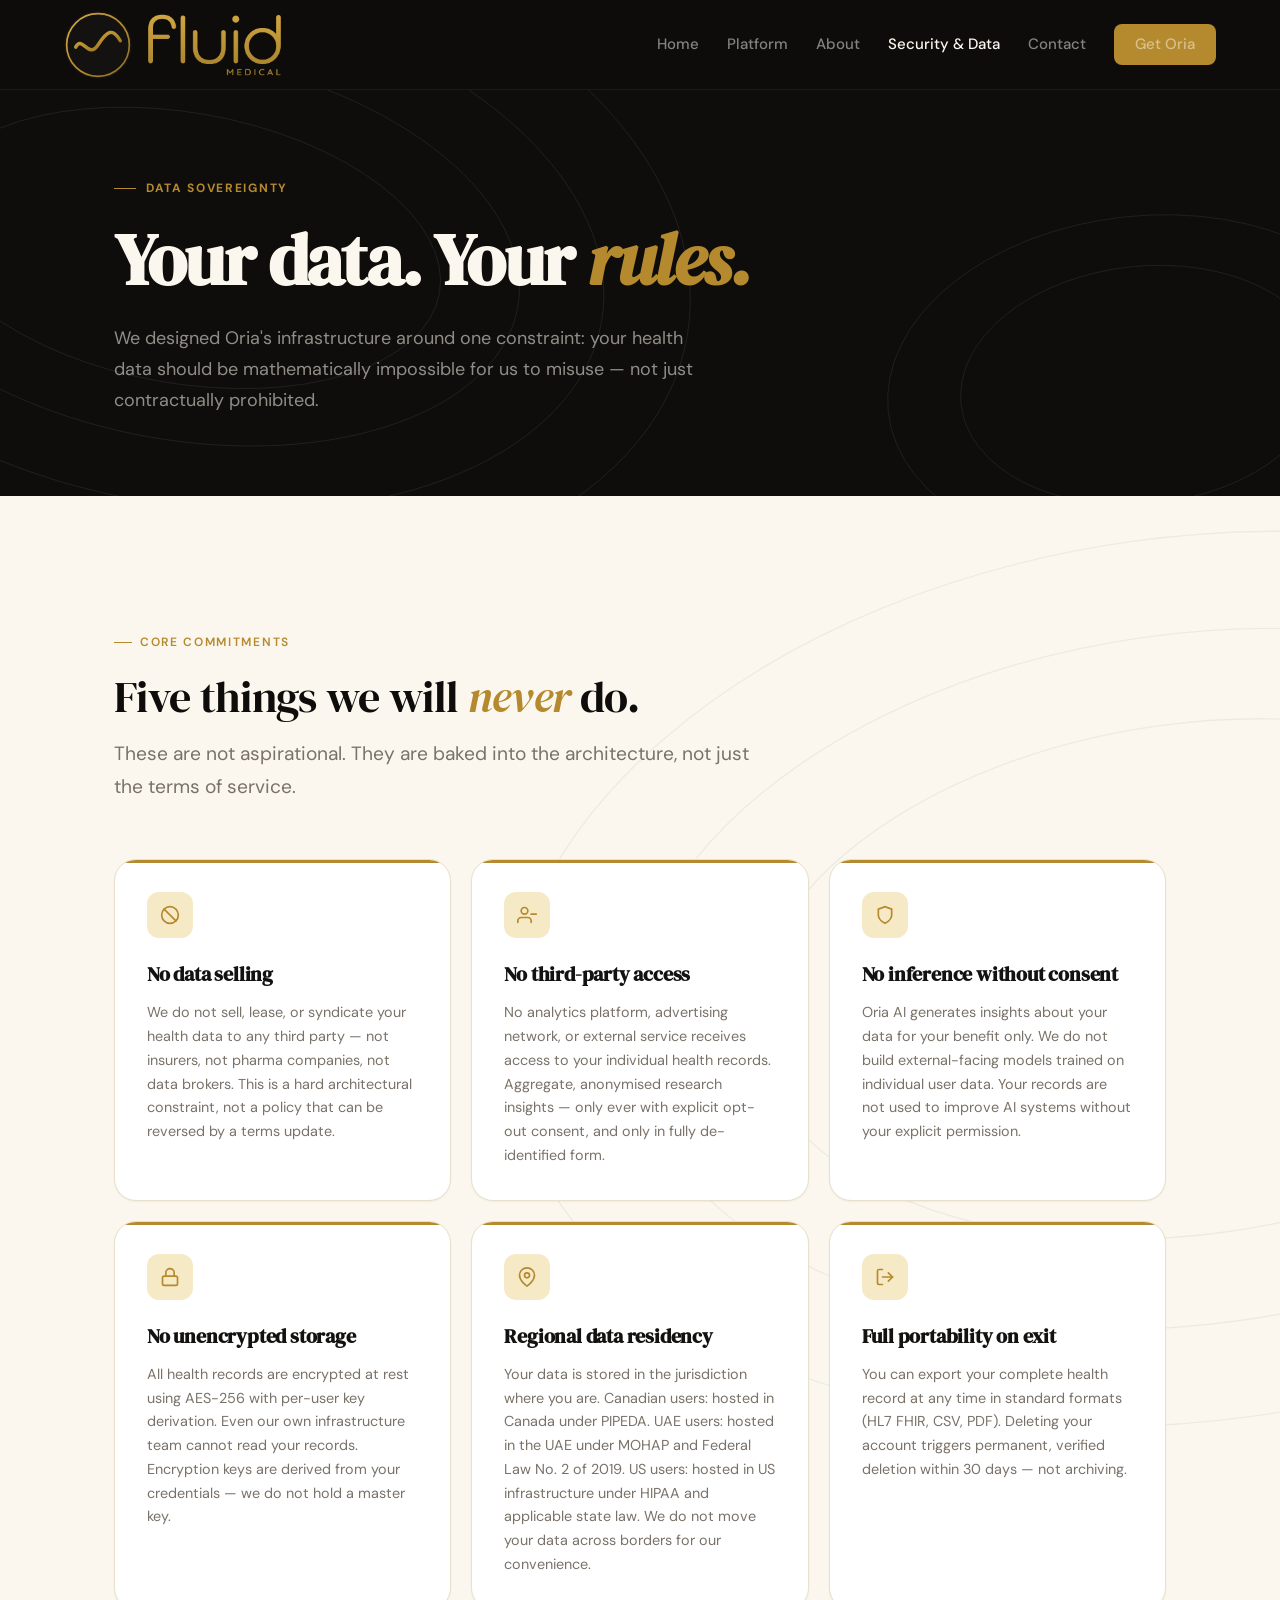
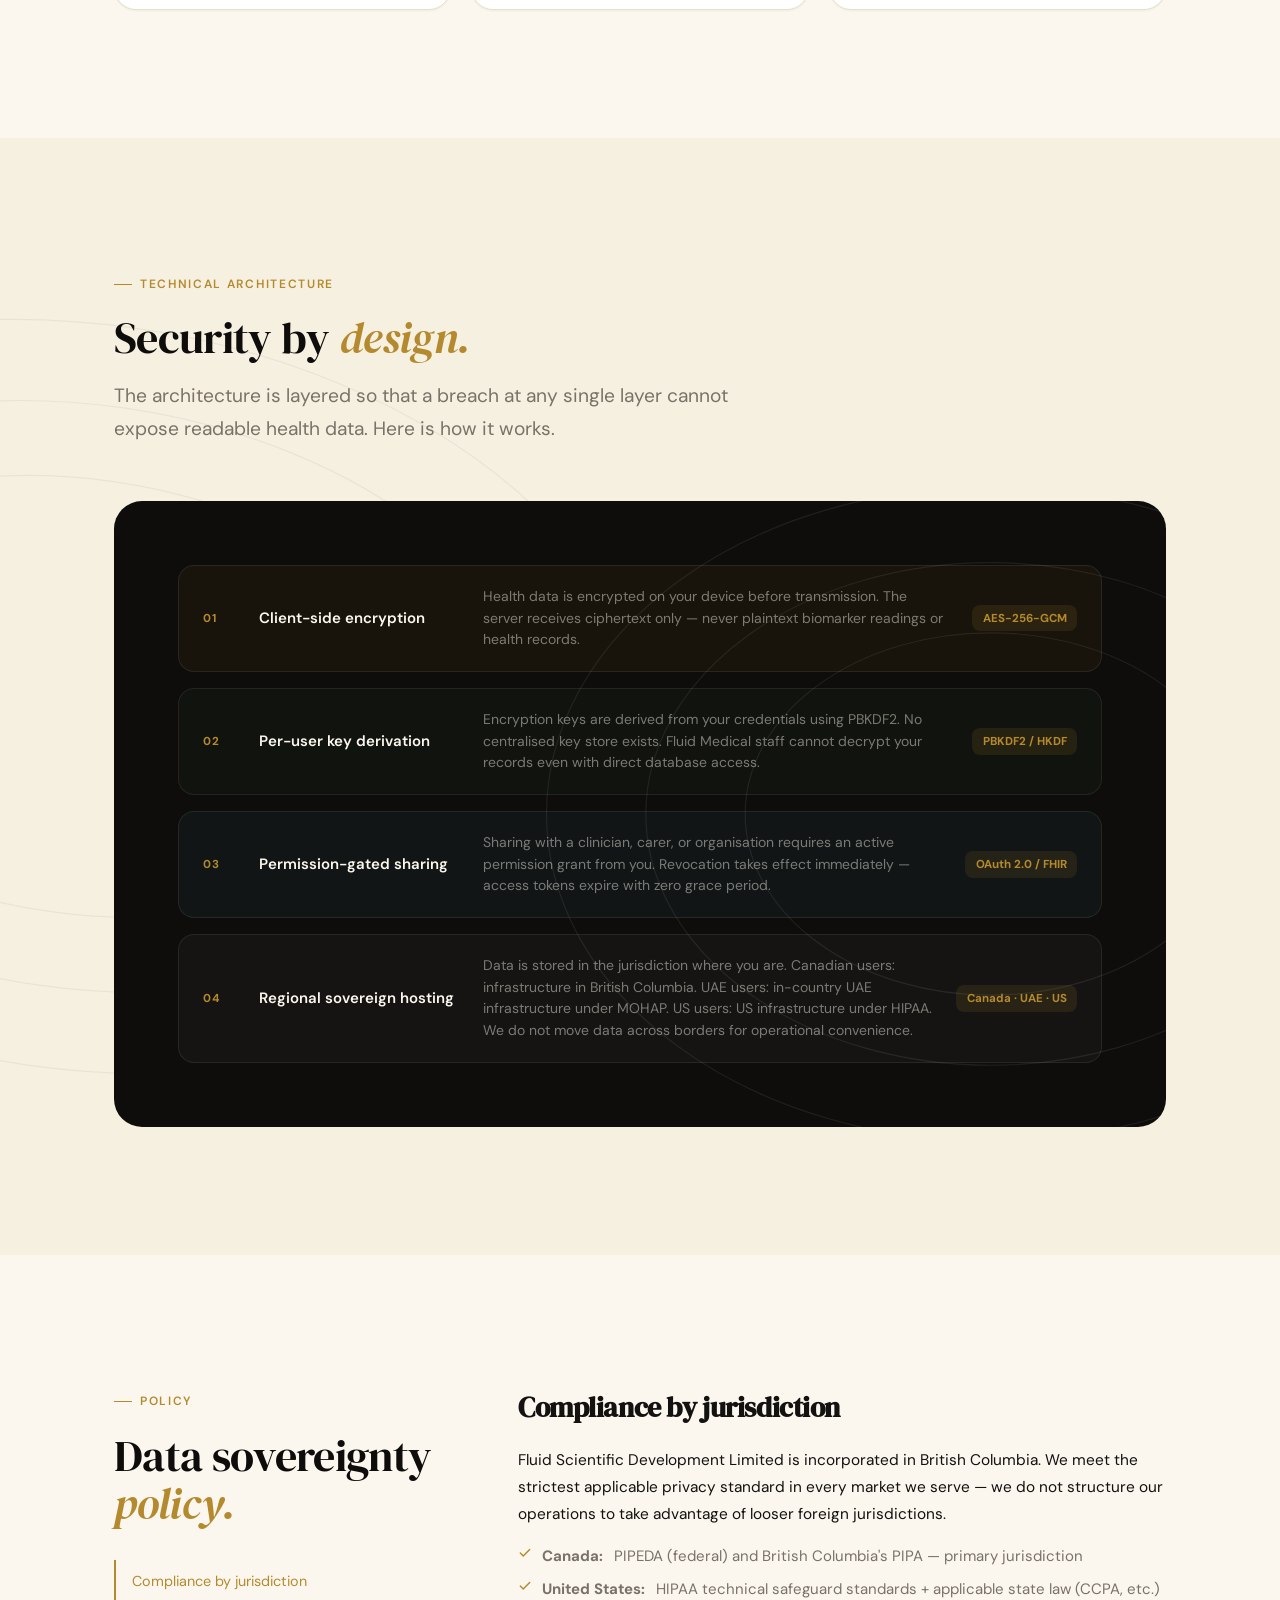
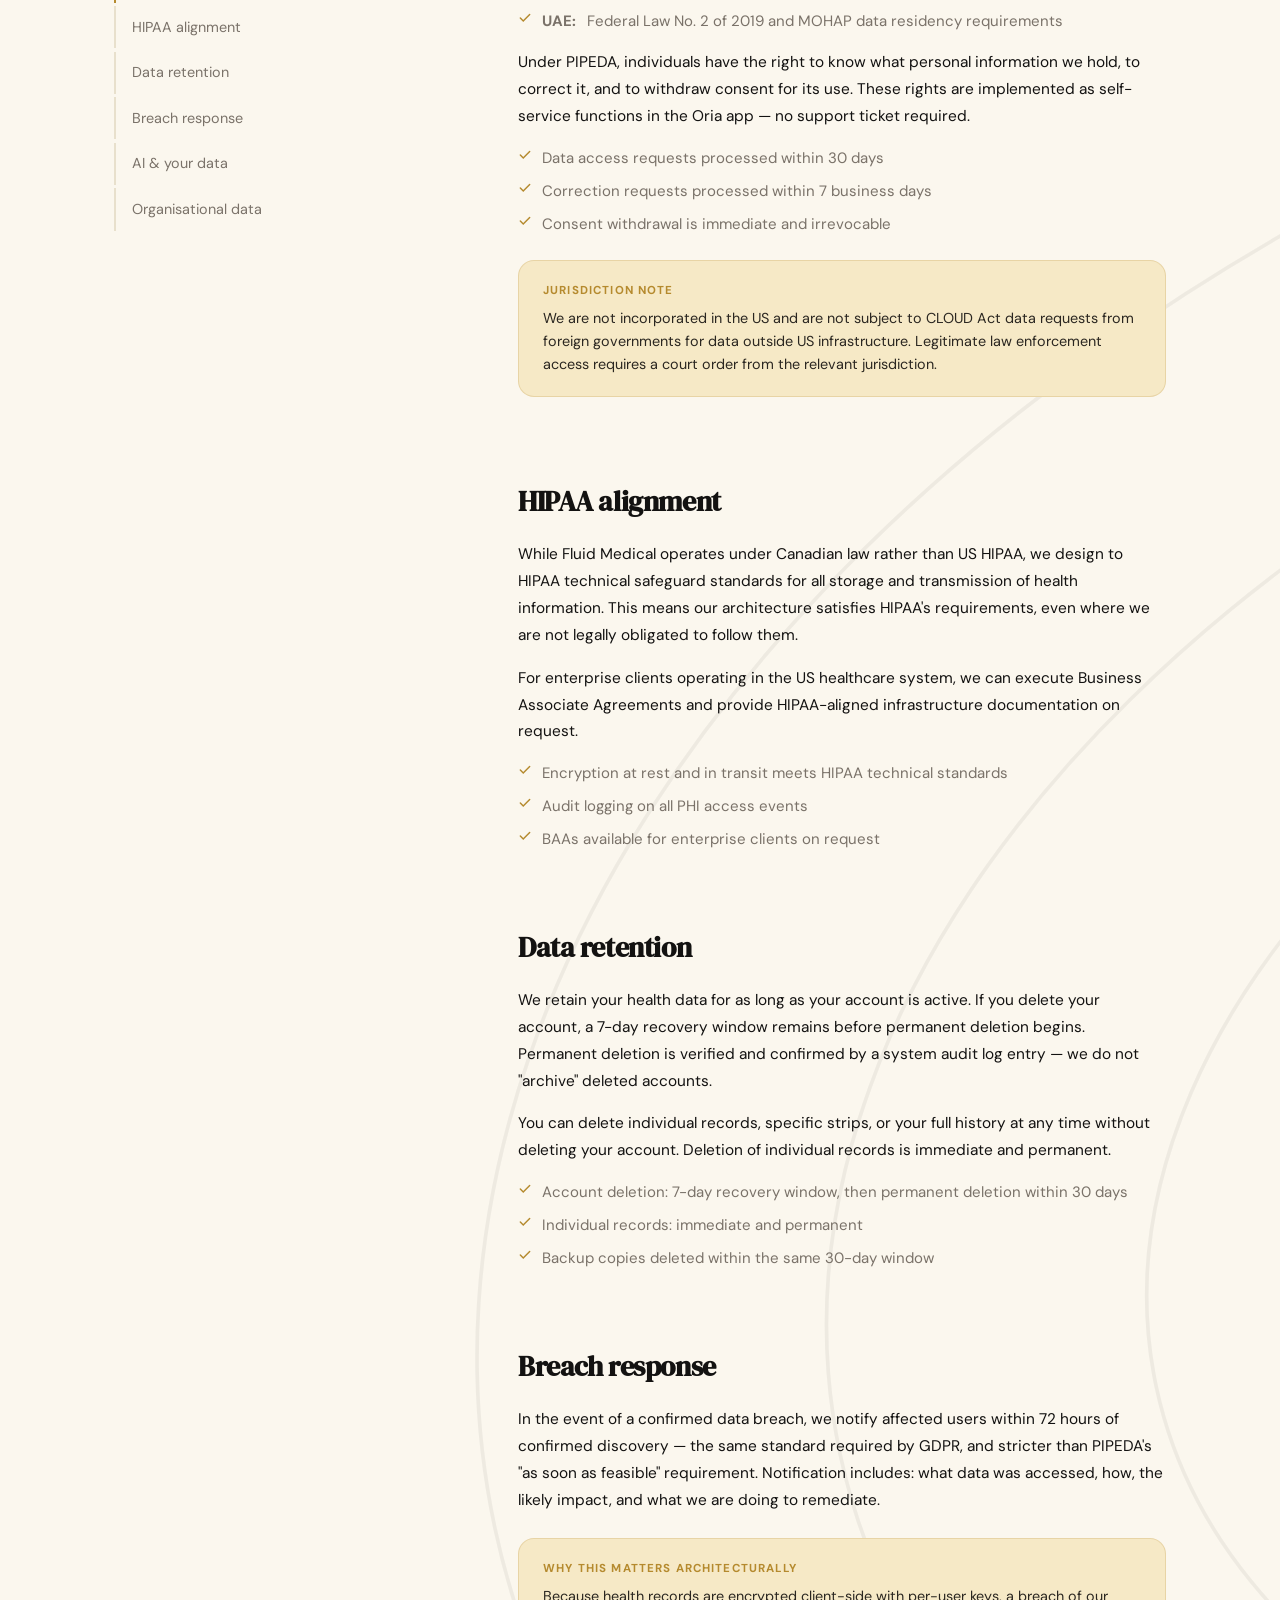
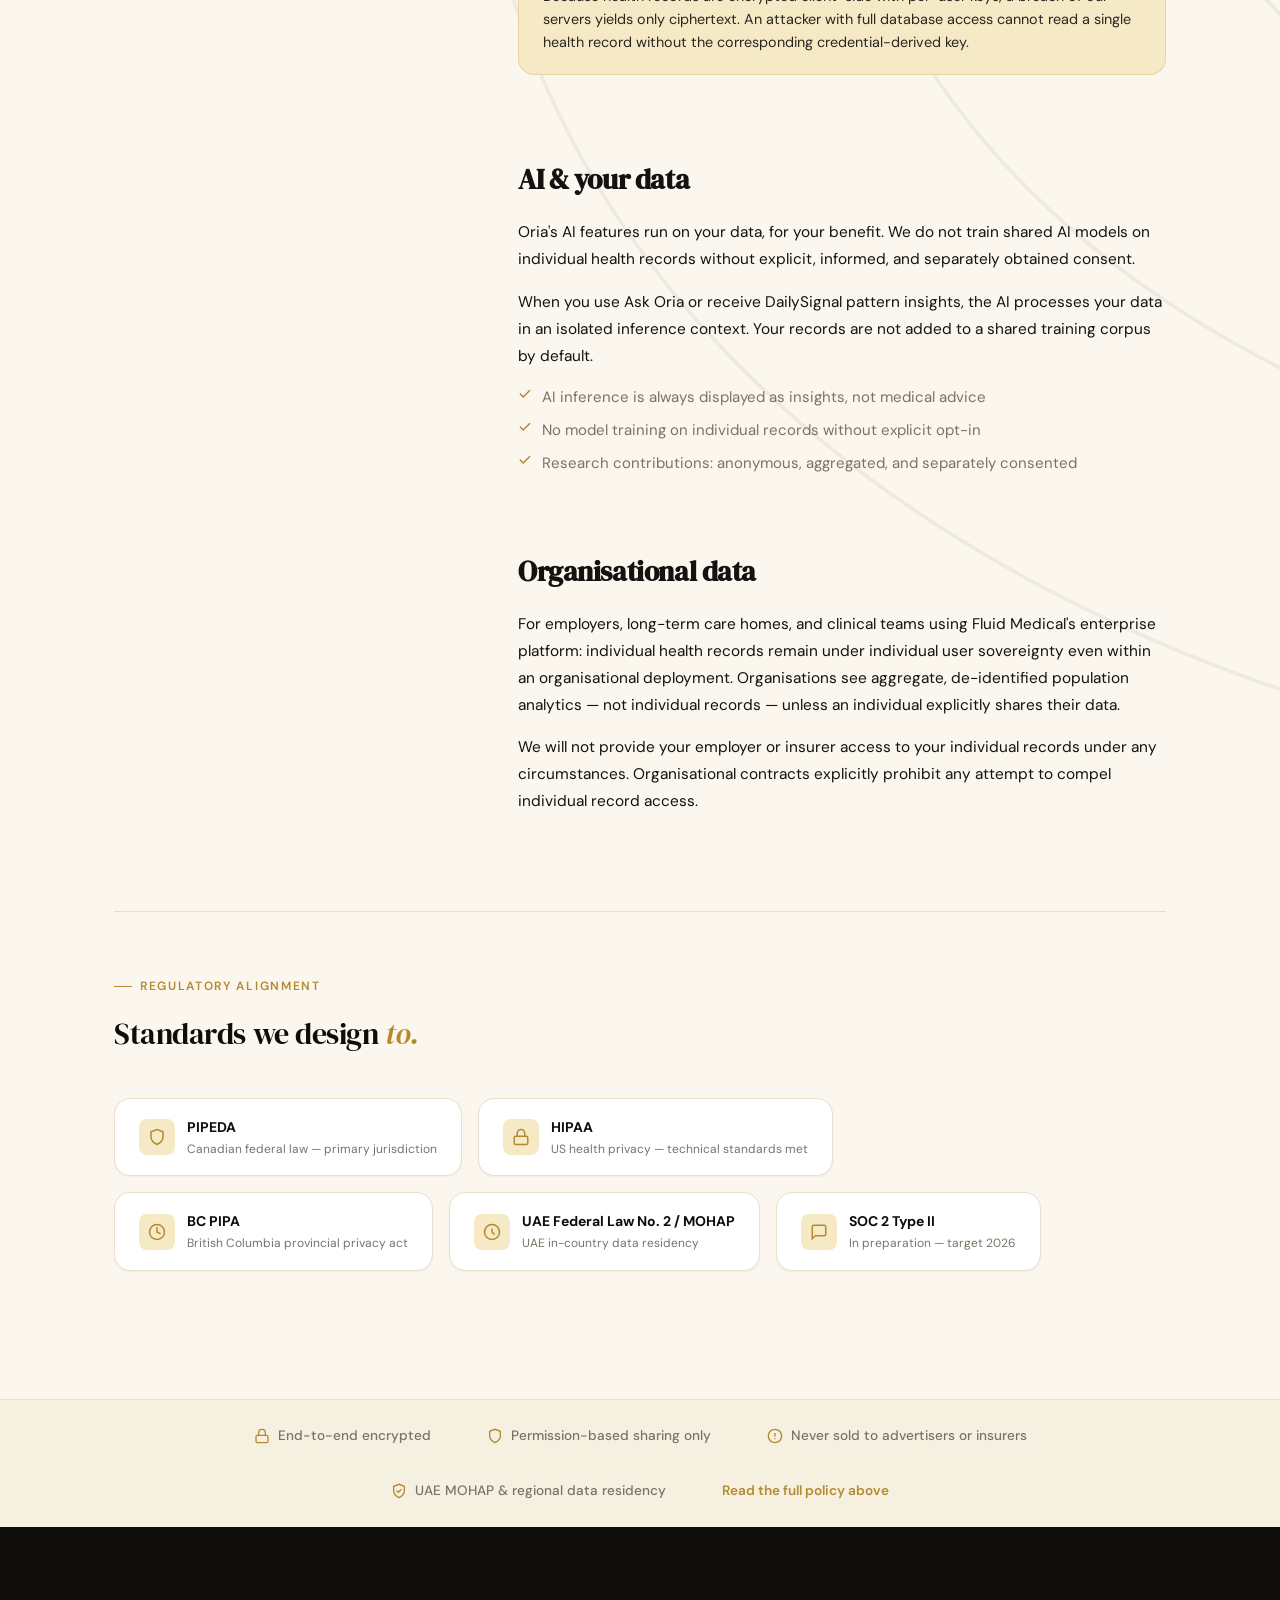
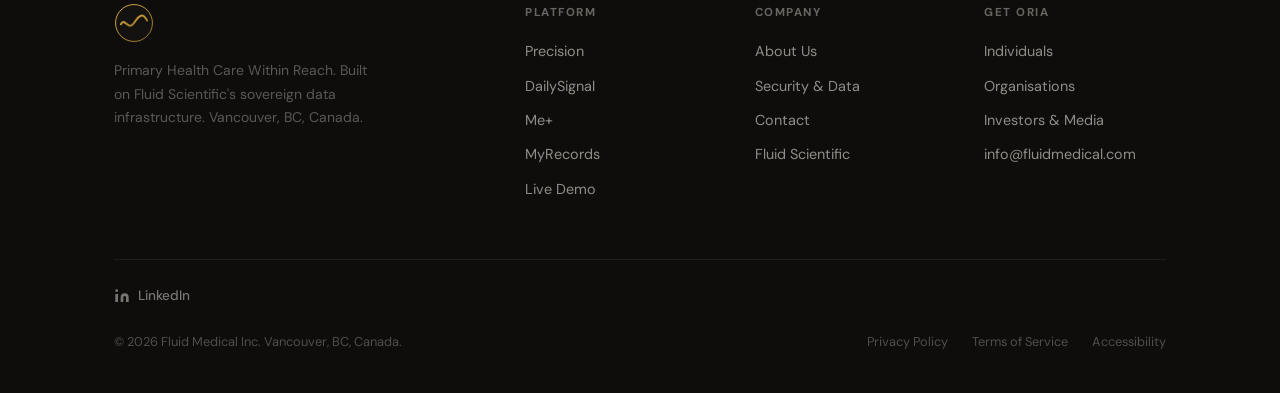
<file: fluidmedical-security.html>
<!DOCTYPE html>
<html lang="en">
<head>
<meta charset="UTF-8">
<meta name="viewport" content="width=device-width, initial-scale=1.0">
<title>Security &amp; Data — Fluid Medical</title>
<link rel="stylesheet" href="colors_and_type.css">
<style>
*,*::before,*::after{box-sizing:border-box;margin:0;padding:0}
html{scroll-behavior:smooth}
body{font-family:var(--fm-font-sans);background:var(--fm-bg);color:var(--fm-fg);line-height:var(--fm-leading-relaxed);-webkit-font-smoothing:antialiased}
img{display:block;max-width:100%}
a{color:inherit;text-decoration:none}
ul{list-style:none}
.container{max-width:var(--fm-container);margin:0 auto;padding:0 clamp(1.5rem,5vw,4rem);position:relative;z-index:1}
.section-pad{padding:clamp(5rem,10vw,9rem) 0}
.topo{position:absolute;inset:0;pointer-events:none;z-index:0;overflow:hidden}
.topo svg{width:100%;height:100%}
.topo--ink{opacity:.08;color:var(--fm-cream-100)}
.topo--cream{opacity:.05;color:var(--fm-ink-800)}

/* NAV */
#nav{position:fixed;top:0;left:0;right:0;z-index:300;height:90px;display:flex;align-items:center;justify-content:space-between;padding:0 clamp(1.5rem,5vw,4rem);background:rgba(14,13,11,.96);backdrop-filter:blur(16px);border-bottom:1px solid rgba(251,247,238,.06);transition:box-shadow .22s}
#nav.scrolled{box-shadow:0 4px 32px rgba(14,13,11,.55)}
.nav-logo{display:flex;align-items:center;gap:11px}
.nav-mark{width:68px;height:68px;flex-shrink:0}
.nav-wordmark{height:68px;width:auto}
.nav-links{display:flex;align-items:center;gap:1.75rem}
.nav-links a{color:rgba(251,247,238,.5);font-size:.9375rem;font-weight:500;transition:color .15s}
.nav-links a:hover,.nav-links a.active{color:var(--fm-cream-100)}
.btn-nav{background:var(--fm-brand);color:var(--fm-ink-900);padding:.5rem 1.3rem;border-radius:var(--fm-r-sm);font-size:.9rem;font-weight:700;transition:background .15s,transform .15s}
.btn-nav:hover{background:var(--fm-brand-hover);transform:translateY(-1px);color:var(--fm-ink-900)}
.hamburger{display:none;flex-direction:column;gap:5px;cursor:pointer;background:none;border:none;padding:4px}
.hamburger span{display:block;width:22px;height:2px;background:var(--fm-cream-100);border-radius:2px}
.mob{display:none;position:fixed;top:90px;left:0;right:0;z-index:299;background:var(--fm-ink-900);padding:1.5rem 2rem 2rem;border-bottom:1px solid rgba(251,247,238,.08);flex-direction:column}
.mob.open{display:flex}
.mob a{color:var(--fm-cream-100);font-size:1rem;font-weight:500;padding:.7rem 0;border-bottom:1px solid rgba(251,247,238,.07)}
.mob .btn-nav{margin-top:.75rem;text-align:center;display:block;border:none}

/* BUTTONS */
.btn{display:inline-flex;align-items:center;gap:8px;padding:.875rem 1.75rem;border-radius:var(--fm-r-md);font-family:var(--fm-font-sans);font-size:1rem;font-weight:600;cursor:pointer;border:none;transition:background .15s,transform .15s,box-shadow .2s;text-decoration:none}
.btn:hover{transform:translateY(-2px);box-shadow:0 8px 28px rgba(20,18,14,.22)}
.btn-brass{background:var(--fm-brand);color:var(--fm-ink-900)}
.btn-brass:hover{background:var(--fm-brand-hover)}

/* PAGE HERO */
.page-hero{padding-top:calc(90px + 5rem);padding-bottom:5rem;background:var(--fm-ink-900);color:var(--fm-cream-100);position:relative;overflow:hidden}
.page-hero-inner{max-width:760px}
.page-hero-eyebrow{display:inline-flex;align-items:center;gap:10px;font-size:.75rem;font-weight:700;letter-spacing:.14em;text-transform:uppercase;color:var(--fm-brand);margin-bottom:1.4rem}
.page-hero-eyebrow-line{width:22px;height:1px;background:var(--fm-brand)}
.page-hero h1{font-family:var(--fm-font-display);font-size:clamp(2.6rem,6vw,4.5rem);line-height:1.08;letter-spacing:-.025em;color:var(--fm-cream-100)}
.page-hero h1 em{font-style:italic;color:var(--fm-brand)}
.page-hero-lead{font-size:clamp(1rem,1.6vw,1.125rem);color:rgba(251,247,238,.55);max-width:580px;margin-top:1.5rem;line-height:1.72}

/* COMMITMENT CARDS */
.commit-grid{display:grid;grid-template-columns:repeat(3,1fr);gap:1.25rem;margin-top:3.5rem}
.commit-card{border-radius:var(--fm-r-xl);padding:2rem;background:var(--fm-paper);border:1px solid var(--fm-border);box-shadow:var(--fm-shadow-1);position:relative;overflow:hidden}
.commit-card::before{content:'';position:absolute;top:0;left:0;right:0;height:3px;background:var(--fm-brand)}
.commit-icon{width:46px;height:46px;border-radius:var(--fm-r-md);background:var(--fm-brand-tint);display:flex;align-items:center;justify-content:center;margin-bottom:1.2rem}
.commit-card h3{font-family:var(--fm-font-display);font-size:1.25rem;letter-spacing:-.01em;margin-bottom:.6rem}
.commit-card p{font-size:.9rem;color:var(--fm-fg-muted);line-height:1.65}

/* ARCHITECTURE DIAGRAM */
.arch-block{background:var(--fm-ink-900);color:var(--fm-cream-100);border-radius:var(--fm-r-2xl);padding:clamp(2.5rem,5vw,4rem);position:relative;overflow:hidden;margin-top:3.5rem}
.arch-layers{display:flex;flex-direction:column;gap:1rem;position:relative;z-index:1}
.arch-layer{display:flex;align-items:center;gap:1.5rem;padding:1.25rem 1.5rem;border-radius:var(--fm-r-lg);border:1px solid rgba(251,247,238,.08)}
.arch-layer-num{font-size:.72rem;font-weight:700;letter-spacing:.12em;text-transform:uppercase;color:var(--fm-brand);min-width:2rem}
.arch-layer-title{font-family:var(--fm-font-sans);font-weight:600;font-size:.9375rem;color:var(--fm-cream-100);min-width:200px}
.arch-layer-desc{font-size:.875rem;color:rgba(251,247,238,.45);line-height:1.55;flex:1}
.arch-layer-badge{flex-shrink:0;font-size:.72rem;font-weight:700;padding:.2rem .65rem;border-radius:var(--fm-r-sm);background:rgba(181,138,46,.12);color:var(--fm-brand)}
.arch-layer:nth-child(1){background:rgba(181,138,46,.06)}
.arch-layer:nth-child(2){background:rgba(79,122,79,.06)}
.arch-layer:nth-child(3){background:rgba(74,158,191,.06)}
.arch-layer:nth-child(4){background:rgba(255,255,255,.03)}

/* POLICY SECTIONS */
.policy-grid{display:grid;grid-template-columns:1fr 2fr;gap:5rem;align-items:start}
.policy-toc{position:sticky;top:calc(var(--fm-nav-h) + 2rem)}
.policy-toc a{display:block;padding:.55rem 0;font-size:.9rem;color:var(--fm-fg-muted);border-left:2px solid var(--fm-border);padding-left:1rem;margin-bottom:.2rem;transition:color .15s,border-color .15s}
.policy-toc a:hover,.policy-toc a.active{color:var(--fm-brand);border-left-color:var(--fm-brand)}
.policy-section{padding-top:3.5rem;scroll-margin-top:calc(var(--fm-nav-h) + 2rem)}
.policy-section:first-child{padding-top:0}
.policy-section h3{font-family:var(--fm-font-display);font-size:1.75rem;letter-spacing:-.015em;margin-bottom:1rem}
.policy-section p{font-size:.9625rem;line-height:1.75;color:var(--fm-fg);margin-bottom:1em}
.policy-section ul{margin:1em 0;display:flex;flex-direction:column;gap:.55rem}
.policy-section ul li{display:flex;align-items:flex-start;gap:.65rem;font-size:.9375rem;color:var(--fm-fg-muted);line-height:1.6}
.check-icon{flex-shrink:0;margin-top:2px;color:var(--fm-brand)}
.policy-callout{background:var(--fm-brand-tint);border:1px solid rgba(181,138,46,.22);border-radius:var(--fm-r-lg);padding:1.25rem 1.5rem;margin:1.5rem 0}
.policy-callout-label{font-size:.72rem;font-weight:700;letter-spacing:.1em;text-transform:uppercase;color:var(--fm-brand);margin-bottom:.4rem}
.policy-callout p{font-size:.9rem;color:var(--fm-ink-700);margin-bottom:0;line-height:1.6}

/* COMPLIANCE BADGES */
.compliance-row{display:flex;flex-wrap:wrap;gap:1rem;margin-top:3rem}
.compliance-badge{display:flex;align-items:center;gap:.75rem;padding:1rem 1.5rem;background:var(--fm-paper);border:1px solid var(--fm-border);border-radius:var(--fm-r-lg);box-shadow:var(--fm-shadow-1)}
.compliance-badge-icon{width:36px;height:36px;border-radius:var(--fm-r-sm);background:var(--fm-brand-tint);display:flex;align-items:center;justify-content:center;flex-shrink:0}
.compliance-badge-name{font-weight:700;font-size:.875rem;color:var(--fm-fg-strong)}
.compliance-badge-desc{font-size:.75rem;color:var(--fm-fg-muted)}

/* PRIVACY STRIP */
.privacy-strip{background:var(--fm-cream-200);border-top:1px solid var(--fm-border)}
.privacy-inner{display:flex;align-items:center;justify-content:center;flex-wrap:wrap;gap:2rem 3.5rem;padding:1.5rem 0}
.privacy-item{display:flex;align-items:center;gap:.5rem;font-size:.85rem;font-weight:500;color:var(--fm-fg-muted)}
.privacy-icon{color:var(--fm-brand);flex-shrink:0}
.privacy-link{color:var(--fm-brand);font-weight:600;font-size:.85rem}

/* FOOTER */
footer{background:var(--fm-ink-900);padding:clamp(3rem,6vw,5rem) 0 2.5rem}
.footer-grid{display:grid;grid-template-columns:2fr 1fr 1fr 1fr;gap:3rem;margin-bottom:3rem}
.footer-mark{width:40px;height:40px;margin-bottom:1rem}
.footer-tagline{color:rgba(251,247,238,.32);font-size:.875rem;line-height:1.65;max-width:260px;margin-top:.5rem}
.footer-col h5{color:rgba(251,247,238,.38);font-size:.72rem;font-weight:700;letter-spacing:.13em;text-transform:uppercase;margin-bottom:1rem}
.footer-col a{display:block;color:rgba(251,247,238,.55);font-size:.9rem;margin-bottom:.6rem;transition:color .15s}
.footer-col a:hover{color:var(--fm-cream-100)}
.footer-bottom{border-top:1px solid rgba(251,247,238,.07);padding-top:1.5rem;display:flex;justify-content:space-between;align-items:center;flex-wrap:wrap;gap:1rem}
.footer-copy{color:rgba(251,247,238,.28);font-size:.8rem}
.footer-legal{display:flex;gap:1.5rem}
.footer-legal a{color:rgba(251,247,238,.28);font-size:.8rem;transition:color .15s}
.footer-legal a:hover{color:rgba(251,247,238,.55)}

@media(max-width:980px){.commit-grid{grid-template-columns:1fr 1fr}.policy-grid{grid-template-columns:1fr}.policy-toc{position:static;display:flex;flex-wrap:wrap;gap:.5rem 0}}
@media(max-width:640px){.nav-links{display:none}.hamburger{display:flex}.commit-grid{grid-template-columns:1fr}.arch-layer{flex-direction:column;align-items:flex-start;gap:.5rem}.arch-layer-title{min-width:auto}.footer-grid{grid-template-columns:1fr 1fr;gap:2rem}.privacy-inner{flex-direction:column;align-items:flex-start;padding:0 2rem;gap:.85rem}}
@media(max-width:500px){.footer-grid{grid-template-columns:1fr}}
</style>
</head>
<body>

<!-- NAV -->
<nav id="nav">
  <a href="fluidmedical-home.html" class="nav-logo" aria-label="Fluid Medical">
    <div class="nav-mark">
      <svg xmlns="http://www.w3.org/2000/svg" viewBox="0 0 64 64"><defs><linearGradient id="nm" x1="0" y1="0" x2="1" y2="1"><stop offset="0%" stop-color="#D4A943"/><stop offset="55%" stop-color="#B58A2E"/><stop offset="100%" stop-color="#8A6822"/></linearGradient></defs><circle cx="32" cy="32" r="32" fill="#131211"/><circle cx="32" cy="32" r="29.5" fill="none" stroke="url(#nm)" stroke-width="1.6"/><path d="M11 34 C 17 22, 23 46, 32 32 S 46 16, 53 28" fill="none" stroke="url(#nm)" stroke-width="3.2" stroke-linecap="round"/></svg>
    </div>
    <img src="assets/wordmarks/fluid-medical-wordmark-brass.png" alt="Fluid Medical" class="nav-wordmark">
  </a>
  <div class="nav-links">
    <a href="fluidmedical-home.html">Home</a>
    <a href="fluidmedical-platform.html">Platform</a>
    <a href="fluidmedical-about.html">About</a>
    <a href="fluidmedical-security.html" class="active">Security &amp; Data</a>
    <a href="fluidmedical-contact.html">Contact</a>
    <a href="fluidmedical-contact.html" class="btn-nav">Get Oria</a>
  </div>
  <button class="hamburger" onclick="toggleMenu()" aria-label="Menu"><span></span><span></span><span></span></button>
</nav>
<div class="mob" id="mob">
  <a href="fluidmedical-home.html">Home</a>
  <a href="fluidmedical-platform.html">Platform</a>
  <a href="fluidmedical-about.html">About</a>
  <a href="fluidmedical-security.html">Security &amp; Data</a>
  <a href="fluidmedical-contact.html">Contact</a>
  <a href="fluidmedical-contact.html" class="btn-nav">Get Oria</a>
</div>

<!-- PAGE HERO -->
<section class="page-hero">
  <div class="topo topo--ink">
    <svg xmlns="http://www.w3.org/2000/svg" viewBox="0 0 1400 600" preserveAspectRatio="xMidYMid slice"><g fill="none" stroke="currentColor" stroke-width="1"><ellipse cx="200" cy="300" rx="560" ry="360" transform="rotate(10 200 300)"/><ellipse cx="200" cy="300" rx="465" ry="280" transform="rotate(10 200 300)"/><ellipse cx="200" cy="300" rx="372" ry="210" transform="rotate(10 200 300)"/><ellipse cx="200" cy="300" rx="285" ry="148" transform="rotate(10 200 300)"/><ellipse cx="1250" cy="450" rx="280" ry="185" transform="rotate(-6 1250 450)"/><ellipse cx="1250" cy="450" rx="200" ry="130" transform="rotate(-6 1250 450)"/></g></svg>
  </div>
  <div class="container">
    <div class="page-hero-inner">
      <div class="page-hero-eyebrow"><span class="page-hero-eyebrow-line"></span>Data Sovereignty</div>
      <h1>Your data. Your <em>rules.</em></h1>
      <p class="page-hero-lead">We designed Oria's infrastructure around one constraint: your health data should be mathematically impossible for us to misuse — not just contractually prohibited.</p>
    </div>
  </div>
</section>

<!-- CORE COMMITMENTS -->
<section class="section-pad" style="position:relative;overflow:hidden">
  <div class="topo topo--cream">
    <svg xmlns="http://www.w3.org/2000/svg" viewBox="0 0 1400 900" preserveAspectRatio="xMidYMid slice"><g fill="none" stroke="currentColor" stroke-width="1"><ellipse cx="1100" cy="350" rx="500" ry="320" transform="rotate(-8 1100 350)"/><ellipse cx="1100" cy="350" rx="410" ry="250" transform="rotate(-8 1100 350)"/><ellipse cx="1100" cy="350" rx="320" ry="185" transform="rotate(-8 1100 350)"/></g></svg>
  </div>
  <div class="container">
    <div style="max-width:640px;margin-bottom:.5rem">
      <div class="fm-eyebrow" style="margin-bottom:1.25rem">Core commitments</div>
      <h2 class="fm-h2">Five things we will <em>never</em> do.</h2>
      <p class="fm-lead" style="margin-top:1rem">These are not aspirational. They are baked into the architecture, not just the terms of service.</p>
    </div>
    <div class="commit-grid">
      <div class="commit-card">
        <div class="commit-icon"><svg width="20" height="20" viewBox="0 0 24 24" fill="none" stroke="var(--fm-brand)" stroke-width="2" stroke-linecap="round"><circle cx="12" cy="12" r="10"/><line x1="4.93" y1="4.93" x2="19.07" y2="19.07"/></svg></div>
        <h3>No data selling</h3>
        <p>We do not sell, lease, or syndicate your health data to any third party — not insurers, not pharma companies, not data brokers. This is a hard architectural constraint, not a policy that can be reversed by a terms update.</p>
      </div>
      <div class="commit-card">
        <div class="commit-icon"><svg width="20" height="20" viewBox="0 0 24 24" fill="none" stroke="var(--fm-brand)" stroke-width="2" stroke-linecap="round"><path d="M17 21v-2a4 4 0 00-4-4H5a4 4 0 00-4 4v2"/><circle cx="9" cy="7" r="4"/><line x1="23" y1="11" x2="17" y2="11"/></svg></div>
        <h3>No third-party access</h3>
        <p>No analytics platform, advertising network, or external service receives access to your individual health records. Aggregate, anonymised research insights — only ever with explicit opt-out consent, and only in fully de-identified form.</p>
      </div>
      <div class="commit-card">
        <div class="commit-icon"><svg width="20" height="20" viewBox="0 0 24 24" fill="none" stroke="var(--fm-brand)" stroke-width="2" stroke-linecap="round"><path d="M12 22s8-4 8-10V5l-8-3-8 3v7c0 6 8 10 8 10z"/></svg></div>
        <h3>No inference without consent</h3>
        <p>Oria AI generates insights about your data for your benefit only. We do not build external-facing models trained on individual user data. Your records are not used to improve AI systems without your explicit permission.</p>
      </div>
      <div class="commit-card">
        <div class="commit-icon"><svg width="20" height="20" viewBox="0 0 24 24" fill="none" stroke="var(--fm-brand)" stroke-width="2" stroke-linecap="round"><rect x="3" y="11" width="18" height="11" rx="2"/><path d="M7 11V7a5 5 0 0110 0v4"/></svg></div>
        <h3>No unencrypted storage</h3>
        <p>All health records are encrypted at rest using AES-256 with per-user key derivation. Even our own infrastructure team cannot read your records. Encryption keys are derived from your credentials — we do not hold a master key.</p>
      </div>
      <div class="commit-card">
        <div class="commit-icon"><svg width="20" height="20" viewBox="0 0 24 24" fill="none" stroke="var(--fm-brand)" stroke-width="2" stroke-linecap="round"><path d="M21 10c0 7-9 13-9 13s-9-6-9-13a9 9 0 0118 0z"/><circle cx="12" cy="10" r="3"/></svg></div>
        <h3>Regional data residency</h3>
        <p>Your data is stored in the jurisdiction where you are. Canadian users: hosted in Canada under PIPEDA. UAE users: hosted in the UAE under MOHAP and Federal Law No. 2 of 2019. US users: hosted in US infrastructure under HIPAA and applicable state law. We do not move your data across borders for our convenience.</p>
      </div>
      <div class="commit-card">
        <div class="commit-icon"><svg width="20" height="20" viewBox="0 0 24 24" fill="none" stroke="var(--fm-brand)" stroke-width="2" stroke-linecap="round"><path d="M9 21H5a2 2 0 01-2-2V5a2 2 0 012-2h4"/><polyline points="16 17 21 12 16 7"/><line x1="21" y1="12" x2="9" y2="12"/></svg></div>
        <h3>Full portability on exit</h3>
        <p>You can export your complete health record at any time in standard formats (HL7 FHIR, CSV, PDF). Deleting your account triggers permanent, verified deletion within 30 days — not archiving.</p>
      </div>
    </div>
  </div>
</section>

<!-- ARCHITECTURE -->
<section class="section-pad" style="background:var(--fm-bg-alt);position:relative;overflow:hidden">
  <div class="topo topo--cream">
    <svg xmlns="http://www.w3.org/2000/svg" viewBox="0 0 1400 900" preserveAspectRatio="xMidYMid slice"><g fill="none" stroke="currentColor" stroke-width="1"><ellipse cx="250" cy="450" rx="460" ry="300" transform="rotate(8 250 450)"/><ellipse cx="250" cy="450" rx="375" ry="235" transform="rotate(8 250 450)"/><ellipse cx="250" cy="450" rx="295" ry="175" transform="rotate(8 250 450)"/></g></svg>
  </div>
  <div class="container">
    <div style="max-width:640px">
      <div class="fm-eyebrow" style="margin-bottom:1.25rem">Technical architecture</div>
      <h2 class="fm-h2">Security by <em>design.</em></h2>
      <p class="fm-lead" style="margin-top:1rem">The architecture is layered so that a breach at any single layer cannot expose readable health data. Here is how it works.</p>
    </div>
    <div class="arch-block">
      <div class="topo topo--ink"><svg xmlns="http://www.w3.org/2000/svg" viewBox="0 0 900 500"><g fill="none" stroke="currentColor" stroke-width="1"><ellipse cx="750" cy="250" rx="380" ry="280"/><ellipse cx="750" cy="250" rx="295" ry="215"/><ellipse cx="750" cy="250" rx="210" ry="155"/></g></svg></div>
      <div class="arch-layers">
        <div class="arch-layer">
          <div class="arch-layer-num">01</div>
          <div class="arch-layer-title">Client-side encryption</div>
          <div class="arch-layer-desc">Health data is encrypted on your device before transmission. The server receives ciphertext only — never plaintext biomarker readings or health records.</div>
          <div class="arch-layer-badge">AES-256-GCM</div>
        </div>
        <div class="arch-layer">
          <div class="arch-layer-num">02</div>
          <div class="arch-layer-title">Per-user key derivation</div>
          <div class="arch-layer-desc">Encryption keys are derived from your credentials using PBKDF2. No centralised key store exists. Fluid Medical staff cannot decrypt your records even with direct database access.</div>
          <div class="arch-layer-badge">PBKDF2 / HKDF</div>
        </div>
        <div class="arch-layer">
          <div class="arch-layer-num">03</div>
          <div class="arch-layer-title">Permission-gated sharing</div>
          <div class="arch-layer-desc">Sharing with a clinician, carer, or organisation requires an active permission grant from you. Revocation takes effect immediately — access tokens expire with zero grace period.</div>
          <div class="arch-layer-badge">OAuth 2.0 / FHIR</div>
        </div>
        <div class="arch-layer">
          <div class="arch-layer-num">04</div>
          <div class="arch-layer-title">Regional sovereign hosting</div>
          <div class="arch-layer-desc">Data is stored in the jurisdiction where you are. Canadian users: infrastructure in British Columbia. UAE users: in-country UAE infrastructure under MOHAP. US users: US infrastructure under HIPAA. We do not move data across borders for operational convenience.</div>
          <div class="arch-layer-badge">Canada · UAE · US</div>
        </div>
      </div>
    </div>
  </div>
</section>

<!-- COMPLIANCE & POLICY -->
<section class="section-pad" style="position:relative;overflow:hidden" id="policy">
  <div class="topo topo--cream">
    <svg xmlns="http://www.w3.org/2000/svg" viewBox="0 0 1400 900" preserveAspectRatio="xMidYMid slice"><g fill="none" stroke="currentColor" stroke-width="1"><ellipse cx="1150" cy="400" rx="500" ry="330" transform="rotate(-12 1150 400)"/><ellipse cx="1150" cy="400" rx="405" ry="258" transform="rotate(-12 1150 400)"/><ellipse cx="1150" cy="400" rx="318" ry="192" transform="rotate(-12 1150 400)"/></g></svg>
  </div>
  <div class="container">
    <div class="policy-grid">
      <div>
        <div class="fm-eyebrow" style="margin-bottom:1.25rem">Policy</div>
        <h2 class="fm-h2" style="margin-bottom:2rem">Data sovereignty <em>policy.</em></h2>
        <nav class="policy-toc" aria-label="Policy sections">
          <a href="#pipeda" class="active">Compliance by jurisdiction</a>
          <a href="#hipaa">HIPAA alignment</a>
          <a href="#retention">Data retention</a>
          <a href="#breach">Breach response</a>
          <a href="#ai-data">AI &amp; your data</a>
          <a href="#org-data">Organisational data</a>
        </nav>
      </div>

      <div>
        <div class="policy-section" id="pipeda">
          <h3>Compliance by jurisdiction</h3>
          <p>Fluid Scientific Development Limited is incorporated in British Columbia. We meet the strictest applicable privacy standard in every market we serve — we do not structure our operations to take advantage of looser foreign jurisdictions.</p>
          <ul>
            <li><svg class="check-icon" width="14" height="14" viewBox="0 0 24 24" fill="none" stroke="currentColor" stroke-width="2.5" stroke-linecap="round"><polyline points="20 6 9 17 4 12"/></svg><strong>Canada:</strong> PIPEDA (federal) and British Columbia's PIPA — primary jurisdiction</li>
            <li><svg class="check-icon" width="14" height="14" viewBox="0 0 24 24" fill="none" stroke="currentColor" stroke-width="2.5" stroke-linecap="round"><polyline points="20 6 9 17 4 12"/></svg><strong>United States:</strong> HIPAA technical safeguard standards + applicable state law (CCPA, etc.)</li>
            <li><svg class="check-icon" width="14" height="14" viewBox="0 0 24 24" fill="none" stroke="currentColor" stroke-width="2.5" stroke-linecap="round"><polyline points="20 6 9 17 4 12"/></svg><strong>UAE:</strong> Federal Law No. 2 of 2019 and MOHAP data residency requirements</li>
          </ul>
          <p>Under PIPEDA, individuals have the right to know what personal information we hold, to correct it, and to withdraw consent for its use. These rights are implemented as self-service functions in the Oria app — no support ticket required.</p>
          <ul>
            <li><svg class="check-icon" width="14" height="14" viewBox="0 0 24 24" fill="none" stroke="currentColor" stroke-width="2.5" stroke-linecap="round"><polyline points="20 6 9 17 4 12"/></svg>Data access requests processed within 30 days</li>
            <li><svg class="check-icon" width="14" height="14" viewBox="0 0 24 24" fill="none" stroke="currentColor" stroke-width="2.5" stroke-linecap="round"><polyline points="20 6 9 17 4 12"/></svg>Correction requests processed within 7 business days</li>
            <li><svg class="check-icon" width="14" height="14" viewBox="0 0 24 24" fill="none" stroke="currentColor" stroke-width="2.5" stroke-linecap="round"><polyline points="20 6 9 17 4 12"/></svg>Consent withdrawal is immediate and irrevocable</li>
          </ul>
          <div class="policy-callout">
            <div class="policy-callout-label">Jurisdiction note</div>
            <p>We are not incorporated in the US and are not subject to CLOUD Act data requests from foreign governments for data outside US infrastructure. Legitimate law enforcement access requires a court order from the relevant jurisdiction.</p>
          </div>
        </div>

        <div class="policy-section" id="hipaa">
          <h3>HIPAA alignment</h3>
          <p>While Fluid Medical operates under Canadian law rather than US HIPAA, we design to HIPAA technical safeguard standards for all storage and transmission of health information. This means our architecture satisfies HIPAA's requirements, even where we are not legally obligated to follow them.</p>
          <p>For enterprise clients operating in the US healthcare system, we can execute Business Associate Agreements and provide HIPAA-aligned infrastructure documentation on request.</p>
          <ul>
            <li><svg class="check-icon" width="14" height="14" viewBox="0 0 24 24" fill="none" stroke="currentColor" stroke-width="2.5" stroke-linecap="round"><polyline points="20 6 9 17 4 12"/></svg>Encryption at rest and in transit meets HIPAA technical standards</li>
            <li><svg class="check-icon" width="14" height="14" viewBox="0 0 24 24" fill="none" stroke="currentColor" stroke-width="2.5" stroke-linecap="round"><polyline points="20 6 9 17 4 12"/></svg>Audit logging on all PHI access events</li>
            <li><svg class="check-icon" width="14" height="14" viewBox="0 0 24 24" fill="none" stroke="currentColor" stroke-width="2.5" stroke-linecap="round"><polyline points="20 6 9 17 4 12"/></svg>BAAs available for enterprise clients on request</li>
          </ul>
        </div>

        <div class="policy-section" id="retention">
          <h3>Data retention</h3>
          <p>We retain your health data for as long as your account is active. If you delete your account, a 7-day recovery window remains before permanent deletion begins. Permanent deletion is verified and confirmed by a system audit log entry — we do not "archive" deleted accounts.</p>
          <p>You can delete individual records, specific strips, or your full history at any time without deleting your account. Deletion of individual records is immediate and permanent.</p>
          <ul>
            <li><svg class="check-icon" width="14" height="14" viewBox="0 0 24 24" fill="none" stroke="currentColor" stroke-width="2.5" stroke-linecap="round"><polyline points="20 6 9 17 4 12"/></svg>Account deletion: 7-day recovery window, then permanent deletion within 30 days</li>
            <li><svg class="check-icon" width="14" height="14" viewBox="0 0 24 24" fill="none" stroke="currentColor" stroke-width="2.5" stroke-linecap="round"><polyline points="20 6 9 17 4 12"/></svg>Individual records: immediate and permanent</li>
            <li><svg class="check-icon" width="14" height="14" viewBox="0 0 24 24" fill="none" stroke="currentColor" stroke-width="2.5" stroke-linecap="round"><polyline points="20 6 9 17 4 12"/></svg>Backup copies deleted within the same 30-day window</li>
          </ul>
        </div>

        <div class="policy-section" id="breach">
          <h3>Breach response</h3>
          <p>In the event of a confirmed data breach, we notify affected users within 72 hours of confirmed discovery — the same standard required by GDPR, and stricter than PIPEDA's "as soon as feasible" requirement. Notification includes: what data was accessed, how, the likely impact, and what we are doing to remediate.</p>
          <div class="policy-callout">
            <div class="policy-callout-label">Why this matters architecturally</div>
            <p>Because health records are encrypted client-side with per-user keys, a breach of our servers yields only ciphertext. An attacker with full database access cannot read a single health record without the corresponding credential-derived key.</p>
          </div>
        </div>

        <div class="policy-section" id="ai-data">
          <h3>AI &amp; your data</h3>
          <p>Oria's AI features run on your data, for your benefit. We do not train shared AI models on individual health records without explicit, informed, and separately obtained consent.</p>
          <p>When you use Ask Oria or receive DailySignal pattern insights, the AI processes your data in an isolated inference context. Your records are not added to a shared training corpus by default.</p>
          <ul>
            <li><svg class="check-icon" width="14" height="14" viewBox="0 0 24 24" fill="none" stroke="currentColor" stroke-width="2.5" stroke-linecap="round"><polyline points="20 6 9 17 4 12"/></svg>AI inference is always displayed as insights, not medical advice</li>
            <li><svg class="check-icon" width="14" height="14" viewBox="0 0 24 24" fill="none" stroke="currentColor" stroke-width="2.5" stroke-linecap="round"><polyline points="20 6 9 17 4 12"/></svg>No model training on individual records without explicit opt-in</li>
            <li><svg class="check-icon" width="14" height="14" viewBox="0 0 24 24" fill="none" stroke="currentColor" stroke-width="2.5" stroke-linecap="round"><polyline points="20 6 9 17 4 12"/></svg>Research contributions: anonymous, aggregated, and separately consented</li>
          </ul>
        </div>

        <div class="policy-section" id="org-data">
          <h3>Organisational data</h3>
          <p>For employers, long-term care homes, and clinical teams using Fluid Medical's enterprise platform: individual health records remain under individual user sovereignty even within an organisational deployment. Organisations see aggregate, de-identified population analytics — not individual records — unless an individual explicitly shares their data.</p>
          <p>We will not provide your employer or insurer access to your individual records under any circumstances. Organisational contracts explicitly prohibit any attempt to compel individual record access.</p>
        </div>
      </div>
    </div>

    <!-- COMPLIANCE BADGES -->
    <div style="margin-top:5rem;padding-top:3.5rem;border-top:1px solid var(--fm-border)">
      <div class="fm-eyebrow" style="margin-bottom:1.25rem">Regulatory alignment</div>
      <h3 class="fm-h3" style="margin-bottom:.5rem">Standards we design <em>to.</em></h3>
      <div class="compliance-row">
        <div class="compliance-badge">
          <div class="compliance-badge-icon"><svg width="18" height="18" viewBox="0 0 24 24" fill="none" stroke="var(--fm-brand)" stroke-width="2" stroke-linecap="round"><path d="M12 22s8-4 8-10V5l-8-3-8 3v7c0 6 8 10 8 10z"/></svg></div>
          <div><div class="compliance-badge-name">PIPEDA</div><div class="compliance-badge-desc">Canadian federal law — primary jurisdiction</div></div>
        </div>
        <div class="compliance-badge">
          <div class="compliance-badge-icon"><svg width="18" height="18" viewBox="0 0 24 24" fill="none" stroke="var(--fm-brand)" stroke-width="2" stroke-linecap="round"><rect x="3" y="11" width="18" height="11" rx="2"/><path d="M7 11V7a5 5 0 0110 0v4"/></svg></div>
          <div><div class="compliance-badge-name">HIPAA</div><div class="compliance-badge-desc">US health privacy — technical standards met</div></div>
        </div>
        <div class="compliance-badge">
          <div class="compliance-badge-icon"><svg width="18" height="18" viewBox="0 0 24 24" fill="none" stroke="var(--fm-brand)" stroke-width="2" stroke-linecap="round"><circle cx="12" cy="12" r="10"/><polyline points="12 6 12 12 16 14"/></svg></div>
          <div><div class="compliance-badge-name">BC PIPA</div><div class="compliance-badge-desc">British Columbia provincial privacy act</div></div>
        </div>
        <div class="compliance-badge">
          <div class="compliance-badge-icon"><svg width="18" height="18" viewBox="0 0 24 24" fill="none" stroke="var(--fm-brand)" stroke-width="2" stroke-linecap="round"><circle cx="12" cy="12" r="10"/><path d="M12 8v4l3 3"/></svg></div>
          <div><div class="compliance-badge-name">UAE Federal Law No. 2 / MOHAP</div><div class="compliance-badge-desc">UAE in-country data residency</div></div>
        </div>
        <div class="compliance-badge">
          <div class="compliance-badge-icon"><svg width="18" height="18" viewBox="0 0 24 24" fill="none" stroke="var(--fm-brand)" stroke-width="2" stroke-linecap="round"><path d="M21 15a2 2 0 01-2 2H7l-4 4V5a2 2 0 012-2h14a2 2 0 012 2z"/></svg></div>
          <div><div class="compliance-badge-name">SOC 2 Type II</div><div class="compliance-badge-desc">In preparation — target 2026</div></div>
        </div>
      </div>
    </div>
  </div>
</section>

<!-- PRIVACY STRIP -->
<div class="privacy-strip">
  <div class="container">
    <div class="privacy-inner">
      <div class="privacy-item"><svg class="privacy-icon" width="16" height="16" viewBox="0 0 24 24" fill="none" stroke="currentColor" stroke-width="2" stroke-linecap="round"><rect x="3" y="11" width="18" height="11" rx="2"/><path d="M7 11V7a5 5 0 0110 0v4"/></svg><span>End-to-end encrypted</span></div>
      <div class="privacy-item"><svg class="privacy-icon" width="16" height="16" viewBox="0 0 24 24" fill="none" stroke="currentColor" stroke-width="2" stroke-linecap="round"><path d="M12 22s8-4 8-10V5l-8-3-8 3v7c0 6 8 10 8 10z"/></svg><span>Permission-based sharing only</span></div>
      <div class="privacy-item"><svg class="privacy-icon" width="16" height="16" viewBox="0 0 24 24" fill="none" stroke="currentColor" stroke-width="2" stroke-linecap="round"><circle cx="12" cy="12" r="10"/><line x1="12" y1="8" x2="12" y2="12"/><line x1="12" y1="16" x2="12.01" y2="16"/></svg><span>Never sold to advertisers or insurers</span></div>
      <div class="privacy-item"><svg class="privacy-icon" width="16" height="16" viewBox="0 0 24 24" fill="none" stroke="currentColor" stroke-width="2" stroke-linecap="round"><path d="M12 22s8-4 8-10V5l-8-3-8 3v7c0 6 8 10 8 10z"/><path d="M9 12l2 2 4-4"/></svg><span>UAE MOHAP &amp; regional data residency</span></div>
      <div class="privacy-item"><a href="#policy" class="privacy-link">Read the full policy above</a></div>
    </div>
  </div>
</div>

<!-- FOOTER -->
<footer>
  <div class="container">
    <div class="footer-grid">
      <div>
        <div class="footer-mark"><svg xmlns="http://www.w3.org/2000/svg" viewBox="0 0 64 64"><defs><linearGradient id="ff" x1="0" y1="0" x2="1" y2="1"><stop offset="0%" stop-color="#D4A943"/><stop offset="55%" stop-color="#B58A2E"/><stop offset="100%" stop-color="#8A6822"/></linearGradient></defs><circle cx="32" cy="32" r="32" fill="#131211"/><circle cx="32" cy="32" r="29.5" fill="none" stroke="url(#ff)" stroke-width="1.6"/><path d="M11 34 C 17 22, 23 46, 32 32 S 46 16, 53 28" fill="none" stroke="url(#ff)" stroke-width="3.2" stroke-linecap="round"/></svg></div>
        <p class="footer-tagline">Primary Health Care Within Reach. Built on Fluid Scientific's sovereign data infrastructure. Vancouver, BC, Canada.</p>
      </div>
      <div class="footer-col"><h5>Platform</h5><a href="fluidmedical-platform.html">Precision</a><a href="fluidmedical-platform.html">DailySignal</a><a href="fluidmedical-platform.html">Me+</a><a href="fluidmedical-platform.html">MyRecords</a><a href="fluidmedical-demo.html">Live Demo</a></div>
      <div class="footer-col"><h5>Company</h5><a href="fluidmedical-about.html">About Us</a><a href="fluidmedical-security.html">Security &amp; Data</a><a href="fluidmedical-contact.html">Contact</a><a href="https://fluidscientific.com" target="_blank" rel="noopener">Fluid Scientific</a></div>
      <div class="footer-col"><h5>Get Oria</h5><a href="fluidmedical-contact.html">Individuals</a><a href="fluidmedical-contact.html">Organisations</a><a href="fluidmedical-contact.html">Investors &amp; Media</a><a href="mailto:info@fluidmedical.com">info@fluidmedical.com</a></div>
    </div>
      <div style="border-top:1px solid rgba(251,247,238,.07);padding-top:1.5rem;padding-bottom:1.5rem;display:flex;align-items:center;gap:1rem">
        <a href="https://linkedin.com/company/fluidmedical/" target="_blank" rel="noopener" style="display:inline-flex;align-items:center;gap:.5rem;color:rgba(251,247,238,.45);font-size:.85rem;font-weight:500;transition:color .15s" onmouseover="this.style.color='rgba(251,247,238,.85)'" onmouseout="this.style.color='rgba(251,247,238,.45)'"><svg width="16" height="16" viewBox="0 0 24 24" fill="currentColor"><path d="M16 8a6 6 0 016 6v7h-4v-7a2 2 0 00-2-2 2 2 0 00-2 2v7h-4v-7a6 6 0 016-6zM2 9h4v12H2z"/><circle cx="4" cy="4" r="2"/></svg>LinkedIn</a>
      </div>
    <div class="footer-bottom" style="border-top:none;padding-top:0">
      <div class="footer-copy">&copy; 2026 Fluid Medical Inc. Vancouver, BC, Canada.</div>
      <div class="footer-legal"><a href="#">Privacy Policy</a><a href="#">Terms of Service</a><a href="#">Accessibility</a></div>
    </div>
  </div>
</footer>

<script>
const nav=document.getElementById('nav');
window.addEventListener('scroll',()=>nav.classList.toggle('scrolled',scrollY>10),{passive:true});
function toggleMenu(){document.getElementById('mob').classList.toggle('open')}
document.querySelectorAll('.mob a').forEach(l=>l.addEventListener('click',()=>document.getElementById('mob').classList.remove('open')));
// Highlight policy TOC on scroll
const tocLinks=document.querySelectorAll('.policy-toc a');
const sections=Array.from(tocLinks).map(a=>document.querySelector(a.getAttribute('href'))).filter(Boolean);
window.addEventListener('scroll',()=>{
  const y=scrollY+120;
  let curr='';
  sections.forEach(s=>{if(s.offsetTop<=y)curr=s.id});
  tocLinks.forEach(a=>{a.classList.toggle('active',a.getAttribute('href')==='#'+curr)});
},{passive:true});
</script>
</body>
</html>
</file>
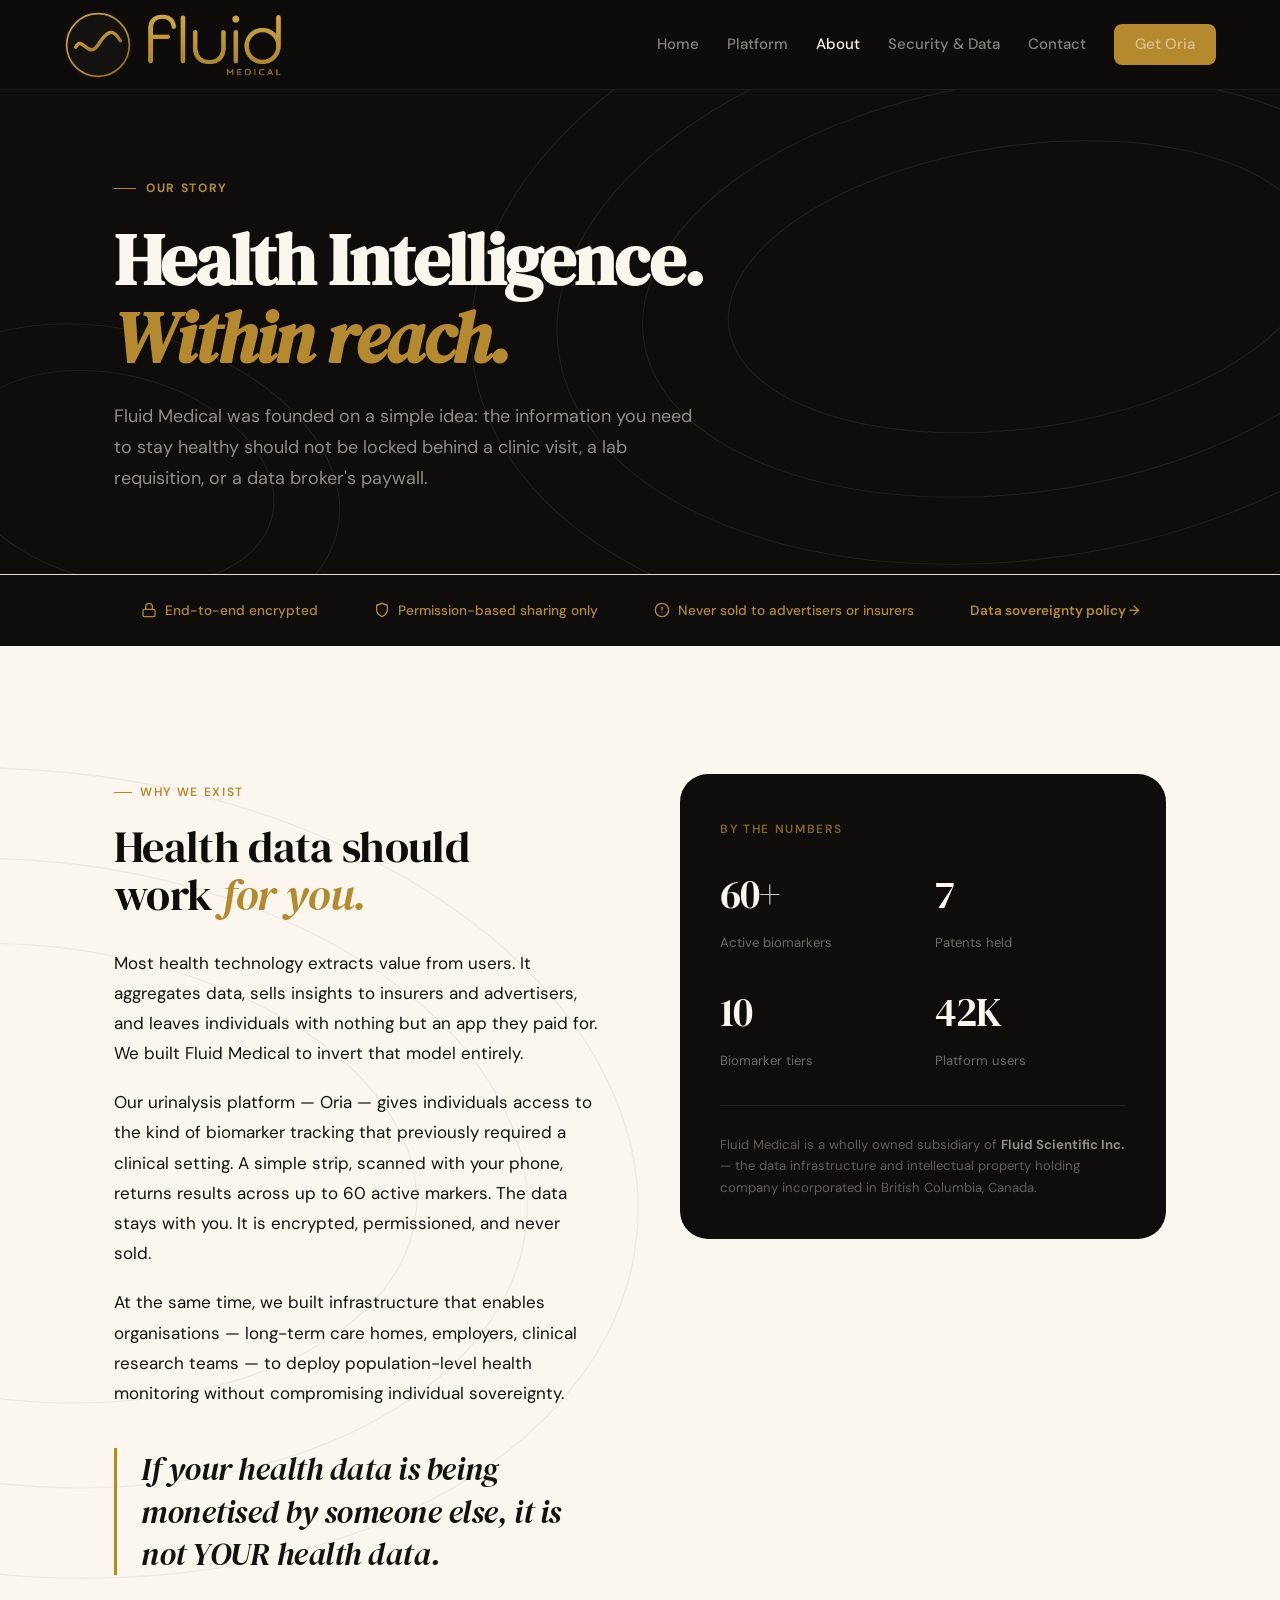
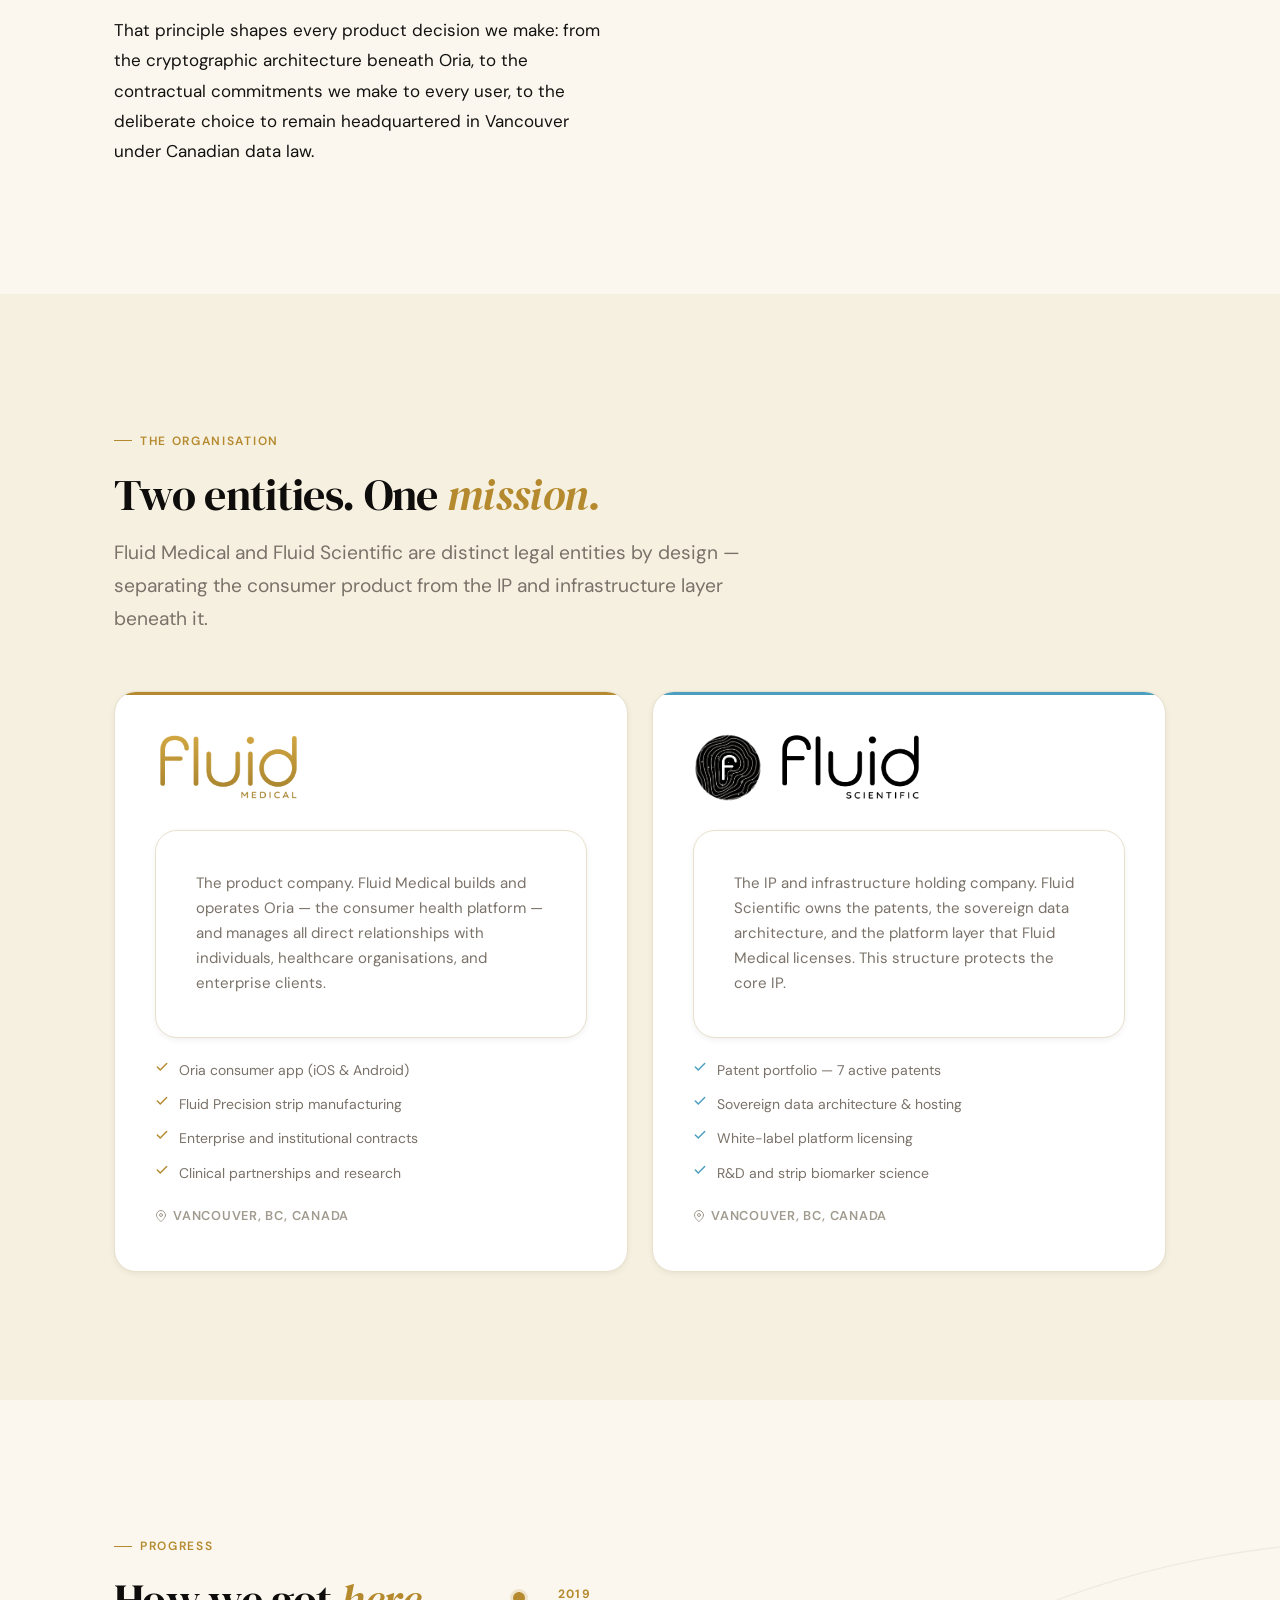
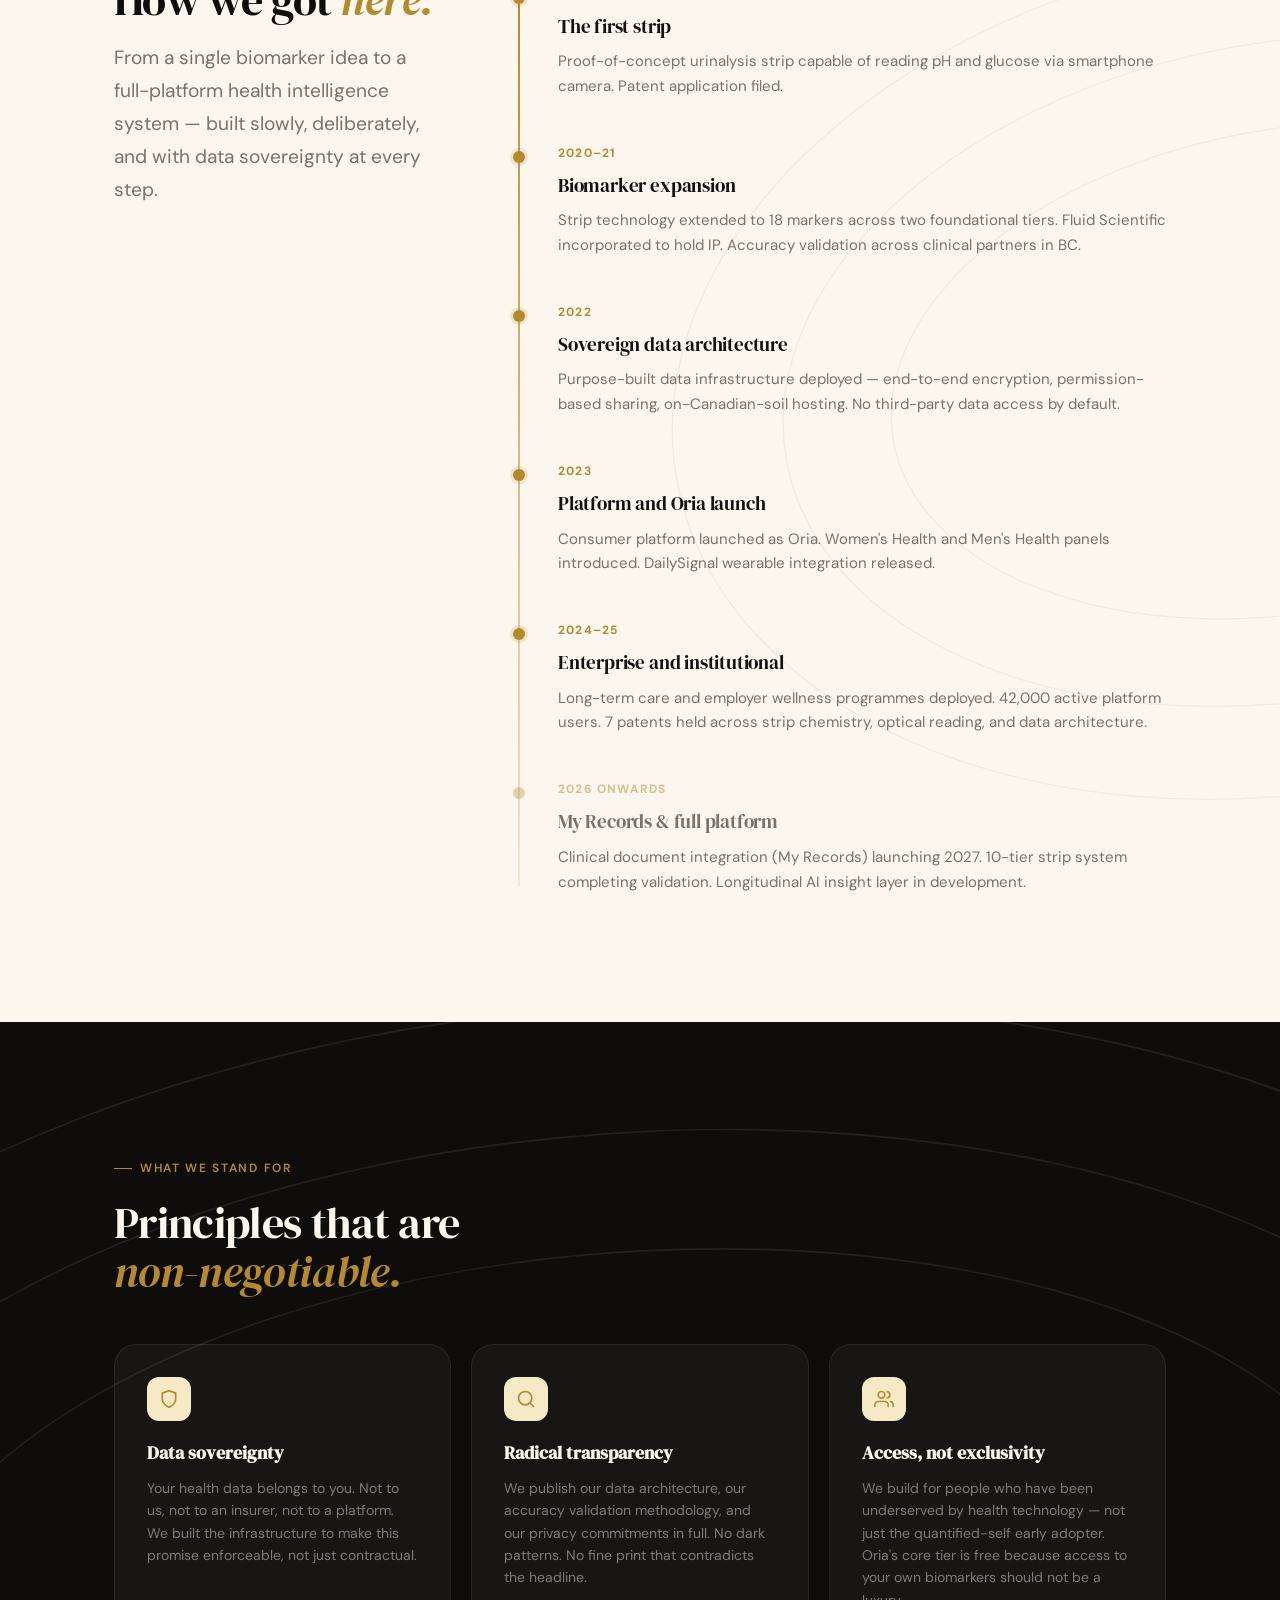
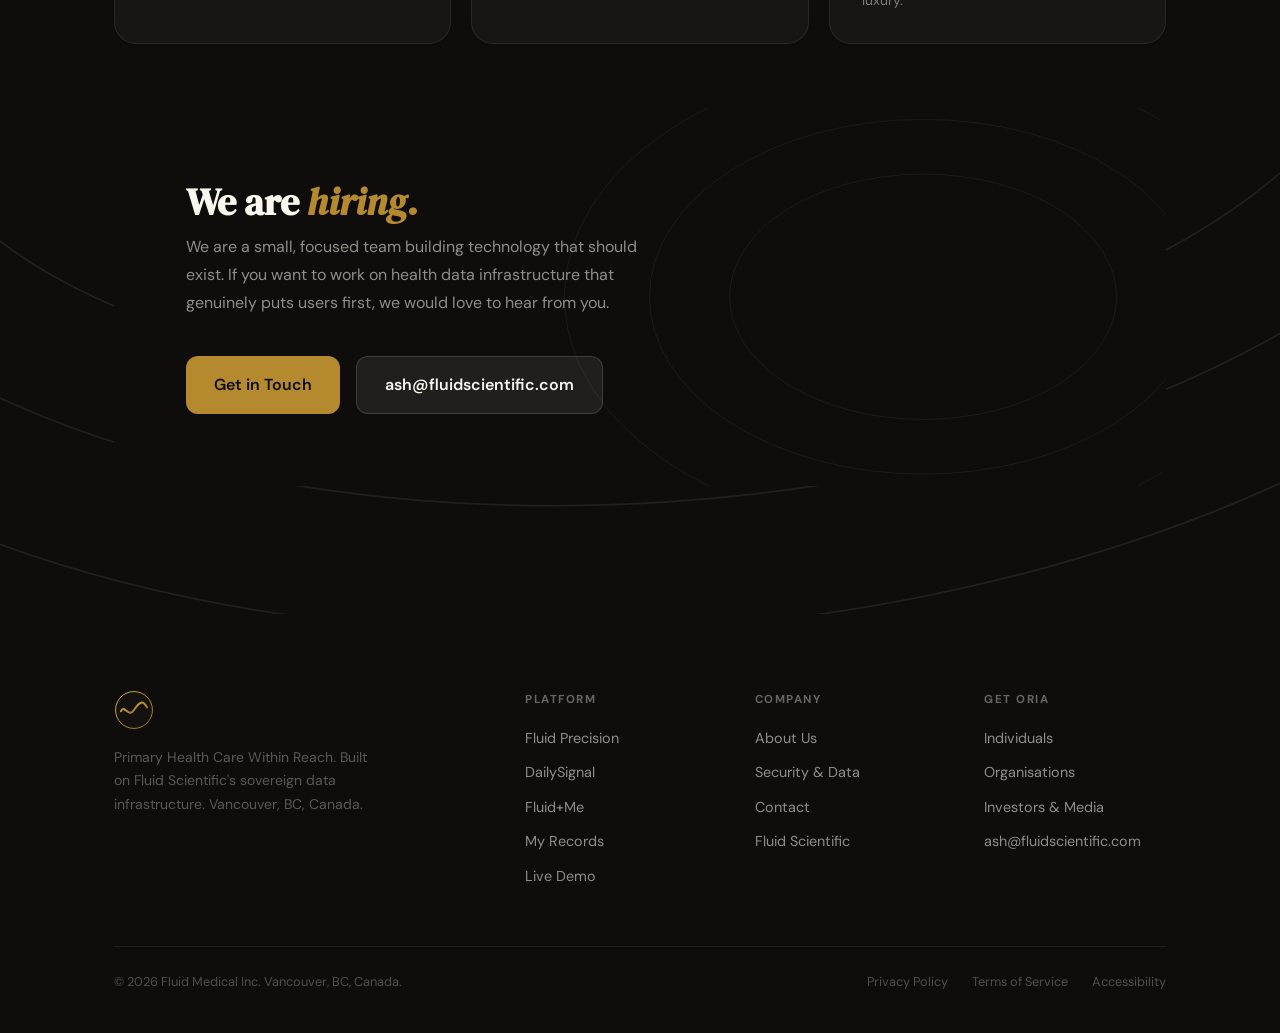
<file: old1505fluidmedical-about.html>
<!DOCTYPE html>
<html lang="en">
<head>
<meta charset="UTF-8">
<meta name="viewport" content="width=device-width, initial-scale=1.0">
<title>About — Fluid Medical</title>
<link rel="stylesheet" href="colors_and_type.css">
<style>
*,*::before,*::after{box-sizing:border-box;margin:0;padding:0}
html{scroll-behavior:smooth}
body{font-family:var(--fm-font-sans);background:var(--fm-bg);color:var(--fm-fg);line-height:var(--fm-leading-relaxed);-webkit-font-smoothing:antialiased}
img{display:block;max-width:100%}
a{color:inherit;text-decoration:none}
ul{list-style:none}
.container{max-width:var(--fm-container);margin:0 auto;padding:0 clamp(1.5rem,5vw,4rem);position:relative;z-index:1}
.section-pad{padding:clamp(5rem,10vw,9rem) 0}
.topo{position:absolute;inset:0;pointer-events:none;z-index:0;overflow:hidden}
.topo svg{width:100%;height:100%}
.topo--ink{opacity:.08;color:var(--fm-cream-100)}
.topo--cream{opacity:.05;color:var(--fm-ink-800)}

/* NAV */
#nav{position:fixed;top:0;left:0;right:0;z-index:300;height:90px;display:flex;align-items:center;justify-content:space-between;padding:0 clamp(1.5rem,5vw,4rem);background:rgba(14,13,11,.96);backdrop-filter:blur(16px);border-bottom:1px solid rgba(251,247,238,.06);transition:box-shadow .22s}
#nav.scrolled{box-shadow:0 4px 32px rgba(14,13,11,.55)}
.nav-logo{display:flex;align-items:center;gap:11px}
.nav-mark{width:68px;height:68px;flex-shrink:0}
.nav-wordmark{height:68px;width:auto}
.nav-links{display:flex;align-items:center;gap:1.75rem}
.nav-links a{color:rgba(251,247,238,.5);font-size:.9375rem;font-weight:500;transition:color .15s}
.nav-links a:hover,.nav-links a.active{color:var(--fm-cream-100)}
.btn-nav{background:var(--fm-brand);color:var(--fm-ink-900);padding:.5rem 1.3rem;border-radius:var(--fm-r-sm);font-size:.9rem;font-weight:700;transition:background .15s,transform .15s}
.btn-nav:hover{background:var(--fm-brand-hover);transform:translateY(-1px);color:var(--fm-ink-900)}
.hamburger{display:none;flex-direction:column;gap:5px;cursor:pointer;background:none;border:none;padding:4px}
.hamburger span{display:block;width:22px;height:2px;background:var(--fm-cream-100);border-radius:2px}
.mob{display:none;position:fixed;top:90px;left:0;right:0;z-index:299;background:var(--fm-ink-900);padding:1.5rem 2rem 2rem;border-bottom:1px solid rgba(251,247,238,.08);flex-direction:column}
.mob.open{display:flex}
.mob a{color:var(--fm-cream-100);font-size:1rem;font-weight:500;padding:.7rem 0;border-bottom:1px solid rgba(251,247,238,.07)}
.mob .btn-nav{margin-top:.75rem;text-align:center;display:block;border:none}

/* BUTTONS */
.btn{display:inline-flex;align-items:center;gap:8px;padding:.875rem 1.75rem;border-radius:var(--fm-r-md);font-family:var(--fm-font-sans);font-size:1rem;font-weight:600;cursor:pointer;border:none;transition:background .15s,transform .15s,box-shadow .2s;text-decoration:none}
.btn:hover{transform:translateY(-2px);box-shadow:0 8px 28px rgba(20,18,14,.22)}
.btn-brass{background:var(--fm-brand);color:var(--fm-ink-900)}
.btn-brass:hover{background:var(--fm-brand-hover)}
.btn-outline{background:transparent;color:var(--fm-brand);border:1.5px solid rgba(181,138,46,.35)}
.btn-outline:hover{border-color:var(--fm-brand);background:rgba(181,138,46,.05);box-shadow:none}

/* PAGE HERO */
.page-hero{padding-top:calc(90px + 5rem);padding-bottom:5rem;background:var(--fm-ink-900);color:var(--fm-cream-100);position:relative;overflow:hidden}
.page-hero-inner{max-width:760px}
.page-hero-eyebrow{display:inline-flex;align-items:center;gap:10px;font-size:.75rem;font-weight:700;letter-spacing:.14em;text-transform:uppercase;color:var(--fm-brand);margin-bottom:1.4rem}
.page-hero-eyebrow-line{width:22px;height:1px;background:var(--fm-brand)}
.page-hero h1{font-family:var(--fm-font-display);font-size:clamp(2.6rem,6vw,4.5rem);line-height:1.08;letter-spacing:-.025em;color:var(--fm-cream-100)}
.page-hero h1 em{font-style:italic;color:var(--fm-brand)}
.page-hero-lead{font-size:clamp(1rem,1.6vw,1.125rem);color:rgba(251,247,238,.55);max-width:580px;margin-top:1.5rem;line-height:1.72}

/* STORY SECTIONS */
.story-grid{display:grid;grid-template-columns:1fr 1fr;gap:5rem;align-items:start}
.story-prose{font-size:1.0625rem;line-height:1.78;color:var(--fm-fg)}
.story-prose p+p{margin-top:1.1em}
.story-prose strong{color:var(--fm-fg-strong);font-weight:600}
.pull-quote{font-family:var(--fm-font-display);font-style:italic;font-size:clamp(1.5rem,2.5vw,2.1rem);line-height:1.32;letter-spacing:-.015em;color:var(--fm-ink-800);border-left:3px solid var(--fm-brand);padding-left:1.5rem;margin:2.5rem 0}

/* ENTITY CARDS */
.entity-cards{display:grid;grid-template-columns:1fr 1fr;gap:1.5rem;margin-top:3.5rem}
.entity-card{border-radius:var(--fm-r-xl);padding:2.5rem;background:var(--fm-paper);border:1px solid var(--fm-border);box-shadow:var(--fm-shadow-2);position:relative;overflow:hidden}
.entity-card::before{content:'';position:absolute;top:0;left:0;right:0;height:3px}
.ec-fluid-medical::before{background:var(--fm-brand)}
.ec-fluid-sci::before{background:#4A9EBF}
.entity-logo{height:32px;margin-bottom:1.5rem}
.entity-card h3{font-family:var(--fm-font-display);font-size:1.5rem;letter-spacing:-.015em;margin-bottom:.75rem}
.entity-card p{font-size:.9375rem;color:var(--fm-fg-muted);line-height:1.68}
.entity-loc{display:inline-flex;align-items:center;gap:6px;font-size:.8rem;font-weight:600;letter-spacing:.06em;text-transform:uppercase;color:var(--fm-fg-faint);margin-top:1.25rem}

/* TIMELINE */
.timeline{position:relative;margin-top:3.5rem}
.timeline::before{content:'';position:absolute;left:0;top:8px;bottom:8px;width:2px;background:linear-gradient(180deg,var(--fm-brand) 0%,rgba(181,138,46,.15) 100%)}
.tl-item{padding-left:2.5rem;position:relative;margin-bottom:2.75rem}
.tl-dot{position:absolute;left:-5px;top:8px;width:12px;height:12px;border-radius:50%;background:var(--fm-brand);box-shadow:0 0 0 3px rgba(181,138,46,.18)}
.tl-year{font-size:.75rem;font-weight:700;letter-spacing:.1em;text-transform:uppercase;color:var(--fm-brand);margin-bottom:.35rem}
.tl-title{font-family:var(--fm-font-display);font-size:1.2rem;letter-spacing:-.01em;margin-bottom:.4rem}
.tl-desc{font-size:.9375rem;color:var(--fm-fg-muted);line-height:1.65}

/* VALUES */
.values-grid{display:grid;grid-template-columns:repeat(3,1fr);gap:1.25rem;margin-top:3rem}
.value-card{padding:2rem;border-radius:var(--fm-r-xl);background:var(--fm-paper);border:1px solid var(--fm-border);box-shadow:var(--fm-shadow-1)}
.value-icon{width:44px;height:44px;border-radius:var(--fm-r-md);background:var(--fm-brand-tint);display:flex;align-items:center;justify-content:center;margin-bottom:1.1rem}
.value-card h4{font-family:var(--fm-font-display);font-size:1.1rem;margin-bottom:.5rem}
.value-card p{font-size:.875rem;color:var(--fm-fg-muted);line-height:1.6}

/* TEAM CTA */
.team-cta{background:var(--fm-ink-900);color:var(--fm-cream-100);border-radius:var(--fm-r-2xl);padding:clamp(3rem,6vw,4.5rem);display:flex;justify-content:space-between;align-items:center;gap:2.5rem;flex-wrap:wrap;position:relative;overflow:hidden;margin-top:4rem}
.team-cta h3{font-family:var(--fm-font-display);font-size:clamp(1.6rem,3vw,2.4rem);color:var(--fm-cream-100);line-height:1.12}
.team-cta h3 em{font-style:italic;color:var(--fm-brand)}
.team-cta p{color:rgba(251,247,238,.55);margin-top:.65rem;max-width:480px;font-size:1rem}
.team-cta-btns{display:flex;gap:1rem;flex-wrap:wrap;flex-shrink:0}

/* PRIVACY STRIP */
.privacy-strip{background:var(--fm-ink-900);border-top:1px solid var(--fm-border)}
.privacy-inner{display:flex;align-items:center;justify-content:center;flex-wrap:wrap;gap:2rem 3.5rem;padding:1.5rem 0}
.privacy-item{display:flex;align-items:center;gap:.5rem;font-size:.85rem;font-weight:500;color:var(--fm-brand)}
.privacy-icon{color:var(--fm-brand);flex-shrink:0}
.privacy-link{color:var(--fmam-100);font-weight:600;font-size:.85rem}

/* FOOTER */
footer{background:var(--fm-ink-900);padding:clamp(3rem,6vw,5rem) 0 2.5rem}
.footer-grid{display:grid;grid-template-columns:2fr 1fr 1fr 1fr;gap:3rem;margin-bottom:3rem}
.footer-mark{width:40px;height:40px;margin-bottom:1rem}
.footer-tagline{color:rgba(251,247,238,.32);font-size:.875rem;line-height:1.65;max-width:260px;margin-top:.5rem}
.footer-col h5{color:rgba(251,247,238,.38);font-size:.72rem;font-weight:700;letter-spacing:.13em;text-transform:uppercase;margin-bottom:1rem}
.footer-col a{display:block;color:rgba(251,247,238,.55);font-size:.9rem;margin-bottom:.6rem;transition:color .15s}
.footer-col a:hover{color:var(--fm-cream-100)}
.footer-bottom{border-top:1px solid rgba(251,247,238,.07);padding-top:1.5rem;display:flex;justify-content:space-between;align-items:center;flex-wrap:wrap;gap:1rem}
.footer-copy{color:rgba(251,247,238,.28);font-size:.8rem}
.footer-legal{display:flex;gap:1.5rem}
.footer-legal a{color:rgba(251,247,238,.28);font-size:.8rem;transition:color .15s}
.footer-legal a:hover{color:rgba(251,247,238,.55)}

@media(max-width:900px){.story-grid{grid-template-columns:1fr}.entity-cards{grid-template-columns:1fr}.values-grid{grid-template-columns:1fr 1fr}}
@media(max-width:640px){.nav-links{display:none}.hamburger{display:flex}.values-grid{grid-template-columns:1fr}.footer-grid{grid-template-columns:1fr 1fr;gap:2rem}.team-cta{flex-direction:column}.privacy-inner{flex-direction:column;align-items:flex-start;padding:0 2rem;gap:.85rem}}
@media(max-width:500px){.footer-grid{grid-template-columns:1fr}}
</style>
</head>
<body>

<!-- NAV -->
<nav id="nav">
  <a href="fluidmedical-home.html" class="nav-logo" aria-label="Fluid Medical">
    <div class="nav-mark">
      <svg xmlns="http://www.w3.org/2000/svg" viewBox="0 0 64 64"><defs><linearGradient id="nm" x1="0" y1="0" x2="1" y2="1"><stop offset="0%" stop-color="#D4A943"/><stop offset="55%" stop-color="#B58A2E"/><stop offset="100%" stop-color="#8A6822"/></linearGradient></defs><circle cx="32" cy="32" r="32" fill="#131211"/><circle cx="32" cy="32" r="29.5" fill="none" stroke="url(#nm)" stroke-width="1.6"/><path d="M11 34 C 17 22, 23 46, 32 32 S 46 16, 53 28" fill="none" stroke="url(#nm)" stroke-width="3.2" stroke-linecap="round"/></svg>
    </div>
    <img src="assets/wordmarks/fluid-medical-wordmark-brass.png" alt="Fluid Medical" class="nav-wordmark">
  </a>
  <div class="nav-links">
    <a href="fluidmedical-home.html">Home</a>
    <a href="fluidmedical-platform.html">Platform</a>
    <a href="fluidmedical-about.html" class="active">About</a>
    <a href="fluidmedical-security.html">Security &amp; Data</a>
    <a href="fluidmedical-contact.html">Contact</a>
    <a href="fluidmedical-contact.html" class="btn-nav">Get Oria</a>
  </div>
  <button class="hamburger" onclick="toggleMenu()" aria-label="Menu"><span></span><span></span><span></span></button>
</nav>
<div class="mob" id="mob">
  <a href="fluidmedical-home.html">Home</a>
  <a href="fluidmedical-platform.html">Platform</a>
  <a href="fluidmedical-about.html">About</a>
  <a href="fluidmedical-security.html">Security &amp; Data</a>
  <a href="fluidmedical-contact.html">Contact</a>
  <a href="fluidmedical-contact.html" class="btn-nav">Get Oria</a>
</div>

<!-- PAGE HERO -->
<section class="page-hero">
  <div class="topo topo--ink">
    <svg xmlns="http://www.w3.org/2000/svg" viewBox="0 0 1400 600" preserveAspectRatio="xMidYMid slice"><g fill="none" stroke="currentColor" stroke-width="1"><ellipse cx="1100" cy="300" rx="580" ry="360" transform="rotate(-8 1100 300)"/><ellipse cx="1100" cy="300" rx="490" ry="285" transform="rotate(-8 1100 300)"/><ellipse cx="1100" cy="300" rx="400" ry="215" transform="rotate(-8 1100 300)"/><ellipse cx="1100" cy="300" rx="310" ry="148" transform="rotate(-8 1100 300)"/><ellipse cx="150" cy="500" rx="240" ry="155" transform="rotate(14 150 500)"/><ellipse cx="150" cy="500" rx="170" ry="108" transform="rotate(14 150 500)"/></g></svg>
  </div>
  <div class="container">
    <div class="page-hero-inner">
      <div class="page-hero-eyebrow"><span class="page-hero-eyebrow-line"></span>Our Story</div>
      <h1>Health Intelligence.<br><em>Within reach.</em></h1>
      <p class="page-hero-lead">Fluid Medical was founded on a simple idea: the information you need to stay healthy should not be locked behind a clinic visit, a lab requisition, or a data broker's paywall.</p>
    </div>
  </div>
</section>

<!-- PRIVACY STRIP -->
<div class="privacy-strip">
  <div class="container">
    <div class="privacy-inner">
      <div class="privacy-item"><svg class="privacy-icon" width="16" height="16" viewBox="0 0 24 24" fill="none" stroke="currentColor" stroke-width="2" stroke-linecap="round"><rect x="3" y="11" width="18" height="11" rx="2"/><path d="M7 11V7a5 5 0 0110 0v4"/></svg><span>End-to-end encrypted</span></div>
      <div class="privacy-item"><svg class="privacy-icon" width="16" height="16" viewBox="0 0 24 24" fill="none" stroke="currentColor" stroke-width="2" stroke-linecap="round"><path d="M12 22s8-4 8-10V5l-8-3-8 3v7c0 6 8 10 8 10z"/></svg><span>Permission-based sharing only</span></div>
      <div class="privacy-item"><svg class="privacy-icon" width="16" height="16" viewBox="0 0 24 24" fill="none" stroke="currentColor" stroke-width="2" stroke-linecap="round"><circle cx="12" cy="12" r="10"/><line x1="12" y1="8" x2="12" y2="12"/><line x1="12" y1="16" x2="12.01" y2="16"/></svg><span>Never sold to advertisers or insurers</span></div>
      <div class="privacy-item"><a href="fluidmedical-security.html" class="privacy-link">Data sovereignty policy →</a></div>
    </div>
  </div>
</div>

<!-- MISSION SECTION -->
<section class="section-pad" style="position:relative;overflow:hidden">
  <div class="topo topo--cream">
    <svg xmlns="http://www.w3.org/2000/svg" viewBox="0 0 1400 900" preserveAspectRatio="xMidYMid slice"><g fill="none" stroke="currentColor" stroke-width="1"><ellipse cx="260" cy="380" rx="440" ry="290" transform="rotate(6 260 380)"/><ellipse cx="260" cy="380" rx="360" ry="225" transform="rotate(6 260 380)"/><ellipse cx="260" cy="380" rx="280" ry="164" transform="rotate(6 260 380)"/></g></svg>
  </div>
  <div class="container">
    <div class="story-grid">
      <div>
        <div class="fm-eyebrow" style="margin-bottom:1.25rem">Why we exist</div>
        <h2 class="fm-h2" style="margin-bottom:1.75rem">Health data should work <em>for you.</em></h2>
        <div class="story-prose">
          <p>Most health technology extracts value from users. It aggregates data, sells insights to insurers and advertisers, and leaves individuals with nothing but an app they paid for. We built Fluid Medical to invert that model entirely.</p>
          <p>Our urinalysis platform — Oria — gives individuals access to the kind of biomarker tracking that previously required a clinical setting. A simple strip, scanned with your phone, returns results across up to 60 active markers. The data stays with you. It is encrypted, permissioned, and never sold.</p>
          <p>At the same time, we built infrastructure that enables organisations — long-term care homes, employers, clinical research teams — to deploy population-level health monitoring without compromising individual sovereignty.</p>
        </div>

        <blockquote class="pull-quote">
          </h2>If your health data is being monetised by someone else, it is not <em>YOUR</em> health data.</h2>
        </blockquote>

        <div class="story-prose">
          <p>That principle shapes every product decision we make: from the cryptographic architecture beneath Oria, to the contractual commitments we make to every user, to the deliberate choice to remain headquartered in Vancouver under Canadian data law.</p>
        </div>
      </div>

      <div>
        <div style="background:var(--fm-ink-900);border-radius:var(--fm-r-2xl);padding:2.5rem;color:var(--fm-cream-100);position:sticky;top:calc(var(--fm-nav-h) + 2rem)">
          <div class="fm-eyebrow no-rule" style="margin-bottom:1.25rem;color:rgba(181,138,46,.7)">By the numbers</div>
          <div style="display:grid;grid-template-columns:1fr 1fr;gap:1.5rem">
            <div>
              <div style="font-family:var(--fm-font-display);font-size:2.5rem;letter-spacing:-.025em;color:var(--fm-cream-100)">60+</div>
              <div style="font-size:.82rem;color:rgba(251,247,238,.4);margin-top:.2rem">Active biomarkers</div>
            </div>
            <div>
              <div style="font-family:var(--fm-font-display);font-size:2.5rem;letter-spacing:-.025em;color:var(--fm-cream-100)">7</div>
              <div style="font-size:.82rem;color:rgba(251,247,238,.4);margin-top:.2rem">Patents held</div>
            </div>
            <div>
              <div style="font-family:var(--fm-font-display);font-size:2.5rem;letter-spacing:-.025em;color:var(--fm-cream-100)">10</div>
              <div style="font-size:.82rem;color:rgba(251,247,238,.4);margin-top:.2rem">Biomarker tiers</div>
            </div>
            <div>
              <div style="font-family:var(--fm-font-display);font-size:2.5rem;letter-spacing:-.025em;color:var(--fm-cream-100)">42K</div>
              <div style="font-size:.82rem;color:rgba(251,247,238,.4);margin-top:.2rem">Platform users</div>
            </div>
          </div>
          <div style="margin-top:2rem;padding-top:1.75rem;border-top:1px solid rgba(251,247,238,.08)">
            <div style="font-size:.82rem;color:rgba(251,247,238,.35);line-height:1.65">Fluid Medical is a wholly owned subsidiary of <strong style="color:rgba(251,247,238,.55)">Fluid Scientific Inc.</strong> — the data infrastructure and intellectual property holding company incorporated in British Columbia, Canada.</div>
          </div>
        </div>
      </div>
    </div>
  </div>
</section>

<!-- TWO ENTITIES -->
<section class="section-pad" style="background:var(--fm-bg-alt);position:relative;overflow:hidden">
  <div class="container">
    <div style="max-width:640px;margin-bottom:.5rem">
      <div class="fm-eyebrow" style="margin-bottom:1.25rem">The Organisation</div>
      <h2 class="fm-h2">Two entities. One <em>mission.</em></h2>
      <p class="fm-lead" style="margin-top:1rem">Fluid Medical and Fluid Scientific are distinct legal entities by design — separating the consumer product from the IP and infrastructure layer beneath it.</p>
    </div>
    <div class="entity-cards">
      <div class="entity-card ec-fluid-medical">
        <div style="margin-bottom:1.75rem">
          <img src="assets/wordmarks/fluid-medical-wordmark-brass.png" alt="Fluid Medical" style="height:70px;width:auto;display:block">
        </div>
        <p class="entity-card p">The product company. Fluid Medical builds and operates Oria — the consumer health platform — and manages all direct relationships with individuals, healthcare organisations, and enterprise clients.</p>
        <ul style="margin-top:1.25rem;display:flex;flex-direction:column;gap:.65rem">
          <li style="display:flex;align-items:flex-start;gap:.6rem;font-size:.875rem;color:var(--fm-fg-muted)"><svg style="flex-shrink:0;margin-top:2px;color:var(--fm-brand)" width="14" height="14" viewBox="0 0 24 24" fill="none" stroke="currentColor" stroke-width="2.5" stroke-linecap="round"><polyline points="20 6 9 17 4 12"/></svg>Oria consumer app (iOS &amp; Android)</li>
          <li style="display:flex;align-items:flex-start;gap:.6rem;font-size:.875rem;color:var(--fm-fg-muted)"><svg style="flex-shrink:0;margin-top:2px;color:var(--fm-brand)" width="14" height="14" viewBox="0 0 24 24" fill="none" stroke="currentColor" stroke-width="2.5" stroke-linecap="round"><polyline points="20 6 9 17 4 12"/></svg>Fluid Precision strip manufacturing</li>
          <li style="display:flex;align-items:flex-start;gap:.6rem;font-size:.875rem;color:var(--fm-fg-muted)"><svg style="flex-shrink:0;margin-top:2px;color:var(--fm-brand)" width="14" height="14" viewBox="0 0 24 24" fill="none" stroke="currentColor" stroke-width="2.5" stroke-linecap="round"><polyline points="20 6 9 17 4 12"/></svg>Enterprise and institutional contracts</li>
          <li style="display:flex;align-items:flex-start;gap:.6rem;font-size:.875rem;color:var(--fm-fg-muted)"><svg style="flex-shrink:0;margin-top:2px;color:var(--fm-brand)" width="14" height="14" viewBox="0 0 24 24" fill="none" stroke="currentColor" stroke-width="2.5" stroke-linecap="round"><polyline points="20 6 9 17 4 12"/></svg>Clinical partnerships and research</li>
        </ul>
        <div class="entity-loc">
          <svg width="12" height="12" viewBox="0 0 24 24" fill="none" stroke="currentColor" stroke-width="2" stroke-linecap="round"><path d="M21 10c0 7-9 13-9 13s-9-6-9-13a9 9 0 0118 0z"/><circle cx="12" cy="10" r="3"/></svg>
          Vancouver, BC, Canada
        </div>
      </div>

      <div class="entity-card ec-fluid-sci">
        <div style="display:flex;align-items:center;gap:14px;margin-bottom:1.75rem">
          <img src="assets/wordmarks/2026LogoBlackWhite.png" alt="Fluid Scientific mark" style="width:70px;height:70px;flex-shrink:0;border-radius:50%">
          <img src="assets/wordmarks/FLUIDSCIENTIFICWORDMARKBlack.png" alt="Fluid Scientific" style="height:70px;width:auto;display:block">
        </div>
         <p class="entity-card p">The IP and infrastructure holding company. Fluid Scientific owns the patents, the sovereign data architecture, and the platform layer that Fluid Medical licenses. This structure protects the core IP.</p>
        <ul style="margin-top:1.25rem;display:flex;flex-direction:column;gap:.65rem">
          <li style="display:flex;align-items:flex-start;gap:.6rem;font-size:.875rem;color:var(--fm-fg-muted)"><svg style="flex-shrink:0;margin-top:2px;color:#4A9EBF" width="14" height="14" viewBox="0 0 24 24" fill="none" stroke="currentColor" stroke-width="2.5" stroke-linecap="round"><polyline points="20 6 9 17 4 12"/></svg>Patent portfolio — 7 active patents</li>
          <li style="display:flex;align-items:flex-start;gap:.6rem;font-size:.875rem;color:var(--fm-fg-muted)"><svg style="flex-shrink:0;margin-top:2px;color:#4A9EBF" width="14" height="14" viewBox="0 0 24 24" fill="none" stroke="currentColor" stroke-width="2.5" stroke-linecap="round"><polyline points="20 6 9 17 4 12"/></svg>Sovereign data architecture &amp; hosting</li>
          <li style="display:flex;align-items:flex-start;gap:.6rem;font-size:.875rem;color:var(--fm-fg-muted)"><svg style="flex-shrink:0;margin-top:2px;color:#4A9EBF" width="14" height="14" viewBox="0 0 24 24" fill="none" stroke="currentColor" stroke-width="2.5" stroke-linecap="round"><polyline points="20 6 9 17 4 12"/></svg>White-label platform licensing</li>
          <li style="display:flex;align-items:flex-start;gap:.6rem;font-size:.875rem;color:var(--fm-fg-muted)"><svg style="flex-shrink:0;margin-top:2px;color:#4A9EBF" width="14" height="14" viewBox="0 0 24 24" fill="none" stroke="currentColor" stroke-width="2.5" stroke-linecap="round"><polyline points="20 6 9 17 4 12"/></svg>R&amp;D and strip biomarker science</li>
        </ul>
        <div class="entity-loc">
          <svg width="12" height="12" viewBox="0 0 24 24" fill="none" stroke="currentColor" stroke-width="2" stroke-linecap="round"><path d="M21 10c0 7-9 13-9 13s-9-6-9-13a9 9 0 0118 0z"/><circle cx="12" cy="10" r="3"/></svg>
          Vancouver, BC, Canada
        </div>
      </div>
    </div>
  </div>
</section>

<!-- TIMELINE -->
<section class="section-pad" style="position:relative;overflow:hidden">
  <div class="topo topo--cream">
    <svg xmlns="http://www.w3.org/2000/svg" viewBox="0 0 1400 900" preserveAspectRatio="xMidYMid slice"><g fill="none" stroke="currentColor" stroke-width="1"><ellipse cx="1180" cy="420" rx="460" ry="310" transform="rotate(-10 1180 420)"/><ellipse cx="1180" cy="420" rx="378" ry="242" transform="rotate(-10 1180 420)"/><ellipse cx="1180" cy="420" rx="298" ry="178" transform="rotate(-10 1180 420)"/></g></svg>
  </div>
  <div class="container">
    <div style="display:grid;grid-template-columns:1fr 2fr;gap:5rem;align-items:start">
      <div>
        <div class="fm-eyebrow" style="margin-bottom:1.25rem">Progress</div>
        <h2 class="fm-h2">How we got <em>here.</em></h2>
        <p class="fm-lead" style="margin-top:1rem">From a single biomarker idea to a full-platform health intelligence system — built slowly, deliberately, and with data sovereignty at every step.</p>
      </div>
      <div class="timeline">
        <div class="tl-item">
          <div class="tl-dot"></div>
          <div class="tl-year">2019</div>
          <div class="tl-title">The first strip</div>
          <div class="tl-desc">Proof-of-concept urinalysis strip capable of reading pH and glucose via smartphone camera. Patent application filed.</div>
        </div>
        <div class="tl-item">
          <div class="tl-dot"></div>
          <div class="tl-year">2020–21</div>
          <div class="tl-title">Biomarker expansion</div>
          <div class="tl-desc">Strip technology extended to 18 markers across two foundational tiers. Fluid Scientific incorporated to hold IP. Accuracy validation across clinical partners in BC.</div>
        </div>
        <div class="tl-item">
          <div class="tl-dot"></div>
          <div class="tl-year">2022</div>
          <div class="tl-title">Sovereign data architecture</div>
          <div class="tl-desc">Purpose-built data infrastructure deployed — end-to-end encryption, permission-based sharing, on-Canadian-soil hosting. No third-party data access by default.</div>
        </div>
        <div class="tl-item">
          <div class="tl-dot"></div>
          <div class="tl-year">2023</div>
          <div class="tl-title">Platform and Oria launch</div>
          <div class="tl-desc">Consumer platform launched as Oria. Women's Health and Men's Health panels introduced. DailySignal wearable integration released.</div>
        </div>
        <div class="tl-item">
          <div class="tl-dot"></div>
          <div class="tl-year">2024–25</div>
          <div class="tl-title">Enterprise and institutional</div>
          <div class="tl-desc">Long-term care and employer wellness programmes deployed. 42,000 active platform users. 7 patents held across strip chemistry, optical reading, and data architecture.</div>
        </div>
        <div class="tl-item" style="margin-bottom:0">
          <div class="tl-dot" style="background:rgba(181,138,46,.35);box-shadow:none"></div>
          <div class="tl-year" style="color:rgba(181,138,46,.5)">2026 onwards</div>
          <div class="tl-title" style="color:var(--fm-fg-muted)">My Records &amp; full platform</div>
          <div class="tl-desc">Clinical document integration (My Records) launching 2027. 10-tier strip system completing validation. Longitudinal AI insight layer in development.</div>
        </div>
      </div>
    </div>
  </div>
</section>

<!-- VALUES -->
<section class="section-pad" style="background:var(--fm-ink-900);color:var(--fm-cream-100);position:relative;overflow:hidden">
  <div class="topo topo--ink">
    <svg xmlns="http://www.w3.org/2000/svg" viewBox="0 0 1400 700" preserveAspectRatio="xMidYMid slice"><g fill="none" stroke="currentColor" stroke-width="1"><ellipse cx="700" cy="350" rx="640" ry="360" transform="rotate(-4 700 350)"/><ellipse cx="700" cy="350" rx="540" ry="285" transform="rotate(-4 700 350)"/><ellipse cx="700" cy="350" rx="440" ry="215" transform="rotate(-4 700 350)"/></g></svg>
  </div>
  <div class="container">
    <div style="max-width:600px;margin-bottom:.5rem">
      <div class="fm-eyebrow" style="margin-bottom:1.25rem">What we stand for</div>
      <h2 class="fm-h2" style="color:var(--fm-cream-100)">Principles that are <em>non-negotiable.</em></h2>
    </div>
    <div class="values-grid">
      <div class="value-card" style="background:rgba(251,247,238,.04);border-color:rgba(251,247,238,.08)">
        <div class="value-icon"><svg width="20" height="20" viewBox="0 0 24 24" fill="none" stroke="var(--fm-brand)" stroke-width="2" stroke-linecap="round"><path d="M12 22s8-4 8-10V5l-8-3-8 3v7c0 6 8 10 8 10z"/></svg></div>
        <h4 style="color:var(--fm-cream-100)">Data sovereignty</h4>
        <p style="color:rgba(251,247,238,.45)">Your health data belongs to you. Not to us, not to an insurer, not to a platform. We built the infrastructure to make this promise enforceable, not just contractual.</p>
      </div>
      <div class="value-card" style="background:rgba(251,247,238,.04);border-color:rgba(251,247,238,.08)">
        <div class="value-icon"><svg width="20" height="20" viewBox="0 0 24 24" fill="none" stroke="var(--fm-brand)" stroke-width="2" stroke-linecap="round"><circle cx="11" cy="11" r="8"/><line x1="21" y1="21" x2="16.65" y2="16.65"/></svg></div>
        <h4 style="color:var(--fm-cream-100)">Radical transparency</h4>
        <p style="color:rgba(251,247,238,.45)">We publish our data architecture, our accuracy validation methodology, and our privacy commitments in full. No dark patterns. No fine print that contradicts the headline.</p>
      </div>
      <div class="value-card" style="background:rgba(251,247,238,.04);border-color:rgba(251,247,238,.08)">
        <div class="value-icon"><svg width="20" height="20" viewBox="0 0 24 24" fill="none" stroke="var(--fm-brand)" stroke-width="2" stroke-linecap="round"><path d="M17 21v-2a4 4 0 00-4-4H5a4 4 0 00-4 4v2"/><circle cx="9" cy="7" r="4"/><path d="M23 21v-2a4 4 0 00-3-3.87M16 3.13a4 4 0 010 7.75"/></svg></div>
        <h4 style="color:var(--fm-cream-100)">Access, not exclusivity</h4>
        <p style="color:rgba(251,247,238,.45)">We build for people who have been underserved by health technology — not just the quantified-self early adopter. Oria's core tier is free because access to your own biomarkers should not be a luxury.</p>
      </div>
    </div>

    <div class="team-cta">
      <div class="topo" style="opacity:.06"><svg xmlns="http://www.w3.org/2000/svg" viewBox="0 0 900 400"><g fill="none" stroke="white" stroke-width="1"><ellipse cx="750" cy="200" rx="380" ry="250"/><ellipse cx="750" cy="200" rx="290" ry="188"/><ellipse cx="750" cy="200" rx="205" ry="130"/></g></svg></div>
      <div>
        <h3>We are <em>hiring.</em></h3>
        <p>We are a small, focused team building technology that should exist. If you want to work on health data infrastructure that genuinely puts users first, we would love to hear from you.</p>
      </div>
      <div class="team-cta-btns">
        <a href="fluidmedical-contact.html" class="btn btn-brass">Get in Touch</a>
        <a href="mailto:ash@fluidscientific.com" class="btn" style="background:rgba(251,247,238,.08);color:var(--fm-cream-100);border:1px solid rgba(251,247,238,.14)">ash@fluidscientific.com</a>
      </div>
    </div>
  </div>
</section>

<!-- FOOTER -->
<footer>
  <div class="container">
    <div class="footer-grid">
      <div>
        <div class="footer-mark"><svg xmlns="http://www.w3.org/2000/svg" viewBox="0 0 64 64"><defs><linearGradient id="ff" x1="0" y1="0" x2="1" y2="1"><stop offset="0%" stop-color="#D4A943"/><stop offset="55%" stop-color="#B58A2E"/><stop offset="100%" stop-color="#8A6822"/></linearGradient></defs><circle cx="32" cy="32" r="32" fill="#131211"/><circle cx="32" cy="32" r="29.5" fill="none" stroke="url(#ff)" stroke-width="1.6"/><path d="M11 34 C 17 22, 23 46, 32 32 S 46 16, 53 28" fill="none" stroke="url(#ff)" stroke-width="3.2" stroke-linecap="round"/></svg></div>
        <p class="footer-tagline">Primary Health Care Within Reach. Built on Fluid Scientific's sovereign data infrastructure. Vancouver, BC, Canada.</p>
      </div>
      <div class="footer-col"><h5>Platform</h5><a href="fluidmedical-platform.html">Fluid Precision</a><a href="fluidmedical-platform.html">DailySignal</a><a href="fluidmedical-platform.html">Fluid+Me</a><a href="fluidmedical-platform.html">My Records</a><a href="fluidmedical-demo.html">Live Demo</a></div>
      <div class="footer-col"><h5>Company</h5><a href="fluidmedical-about.html">About Us</a><a href="fluidmedical-security.html">Security &amp; Data</a><a href="fluidmedical-contact.html">Contact</a><a href="https://fluidscientific.com" target="_blank" rel="noopener">Fluid Scientific</a></div>
      <div class="footer-col"><h5>Get Oria</h5><a href="fluidmedical-contact.html">Individuals</a><a href="fluidmedical-contact.html">Organisations</a><a href="fluidmedical-contact.html">Investors &amp; Media</a><a href="mailto:ash@fluidscientific.com">ash@fluidscientific.com</a></div>
    </div>
    <div class="footer-bottom">
      <div class="footer-copy">&copy; 2026 Fluid Medical Inc. Vancouver, BC, Canada.</div>
      <div class="footer-legal"><a href="#">Privacy Policy</a><a href="#">Terms of Service</a><a href="#">Accessibility</a></div>
    </div>
  </div>
</footer>

<script>
const nav=document.getElementById('nav');
window.addEventListener('scroll',()=>nav.classList.toggle('scrolled',scrollY>10),{passive:true});
function toggleMenu(){document.getElementById('mob').classList.toggle('open')}
document.querySelectorAll('.mob a').forEach(l=>l.addEventListener('click',()=>document.getElementById('mob').classList.remove('open')));
</script>
</body>
</html>
</file>
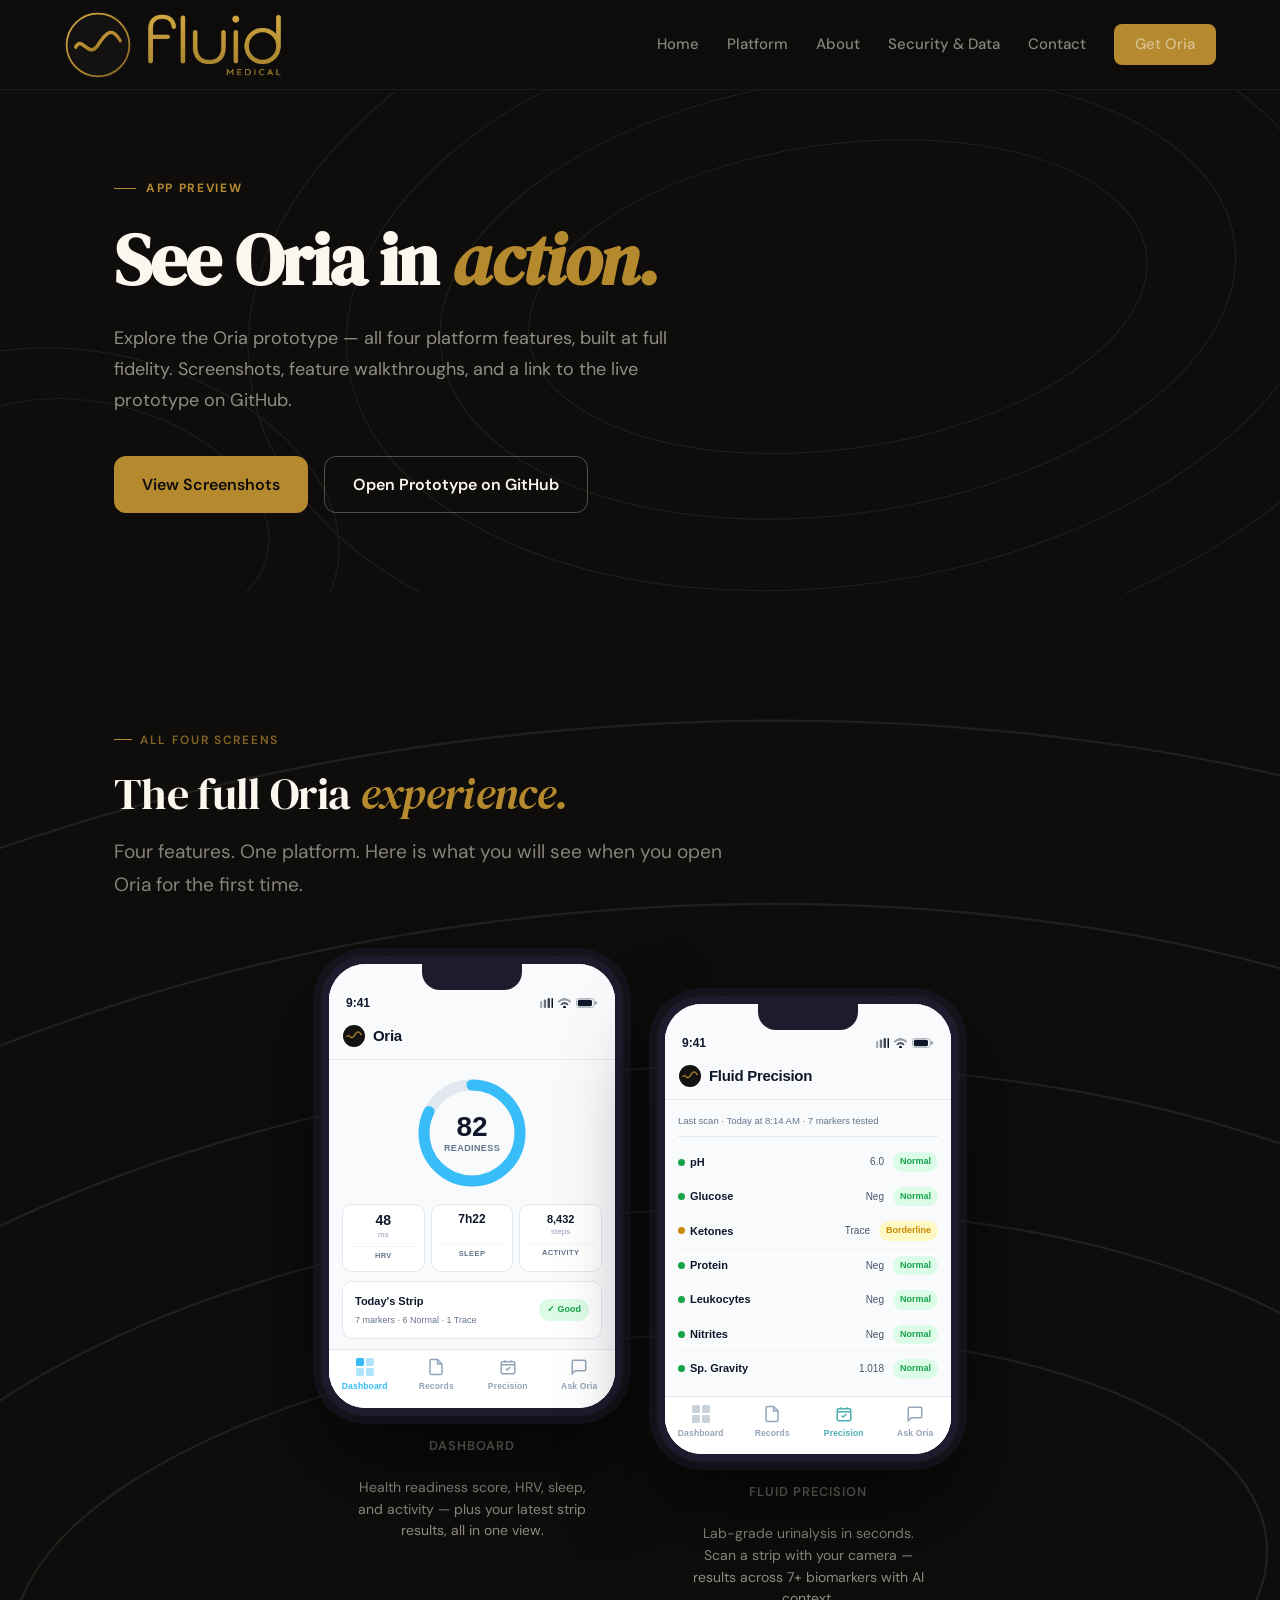
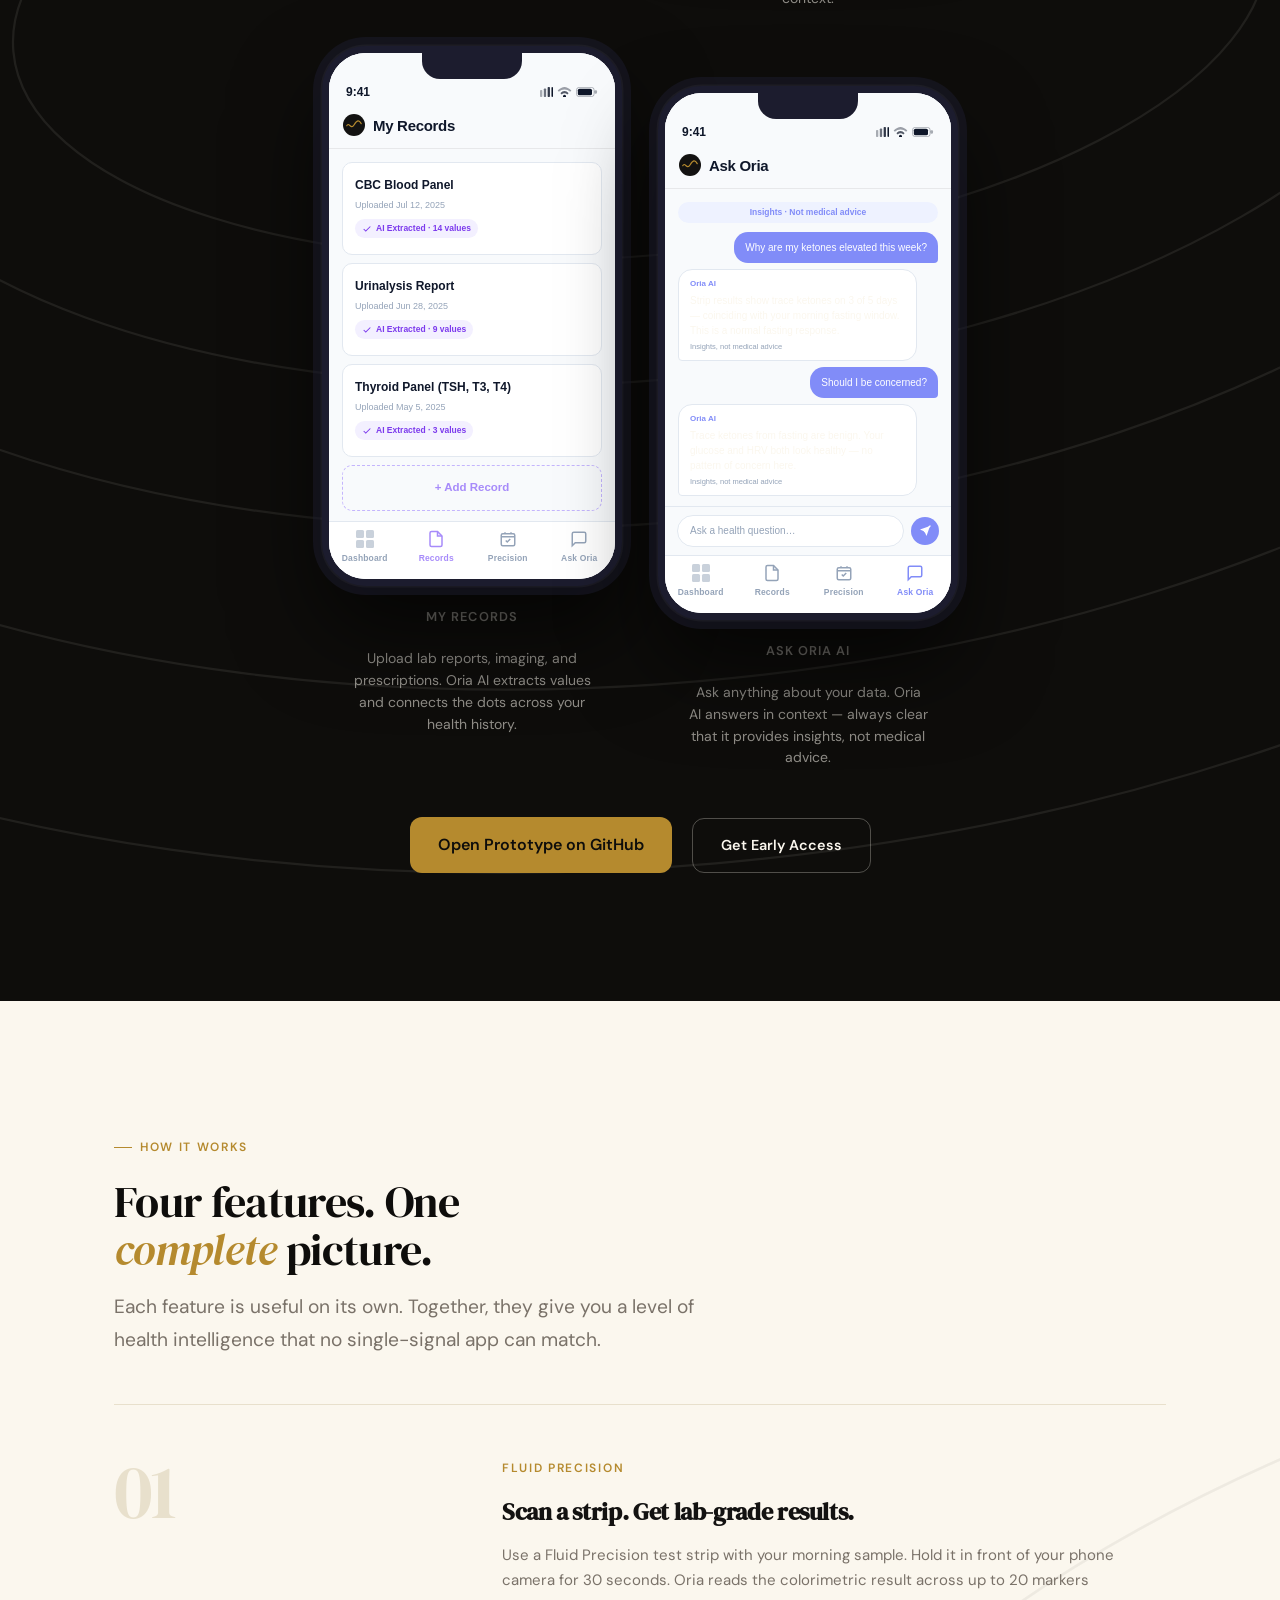
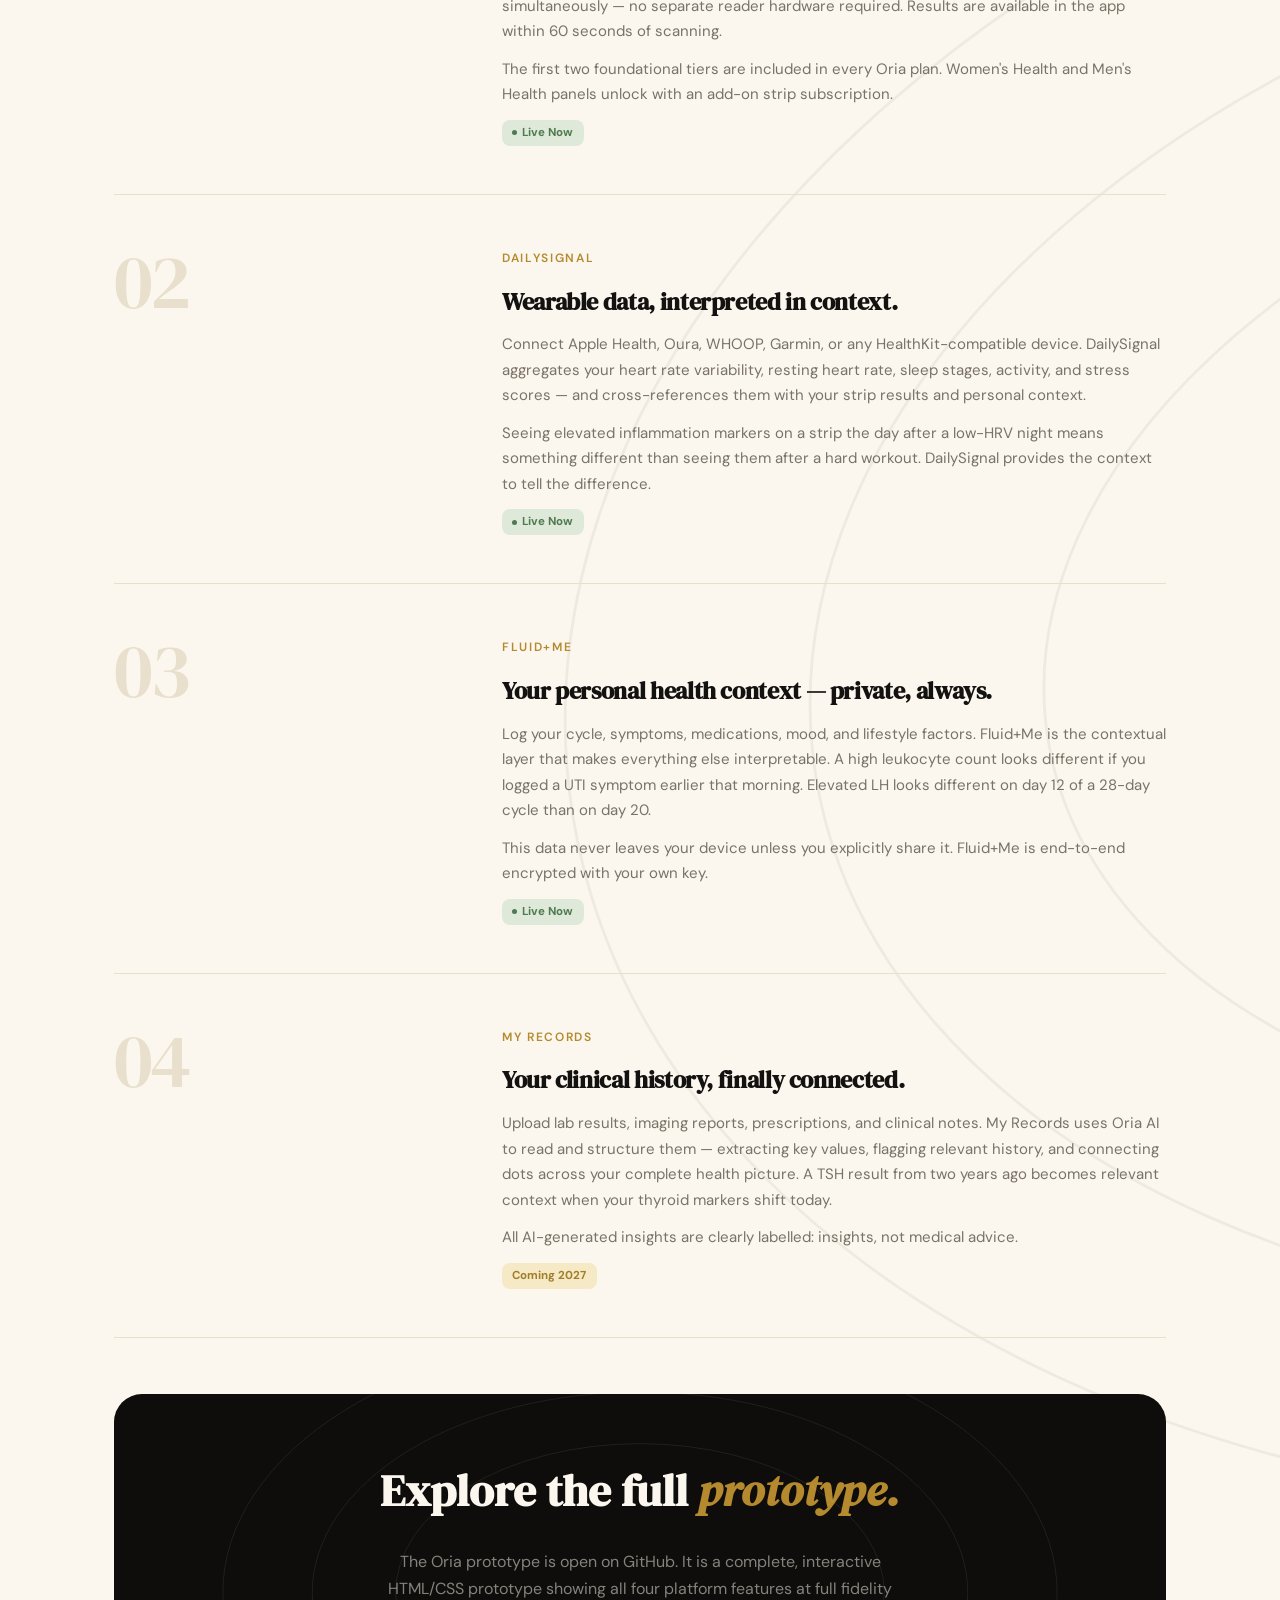
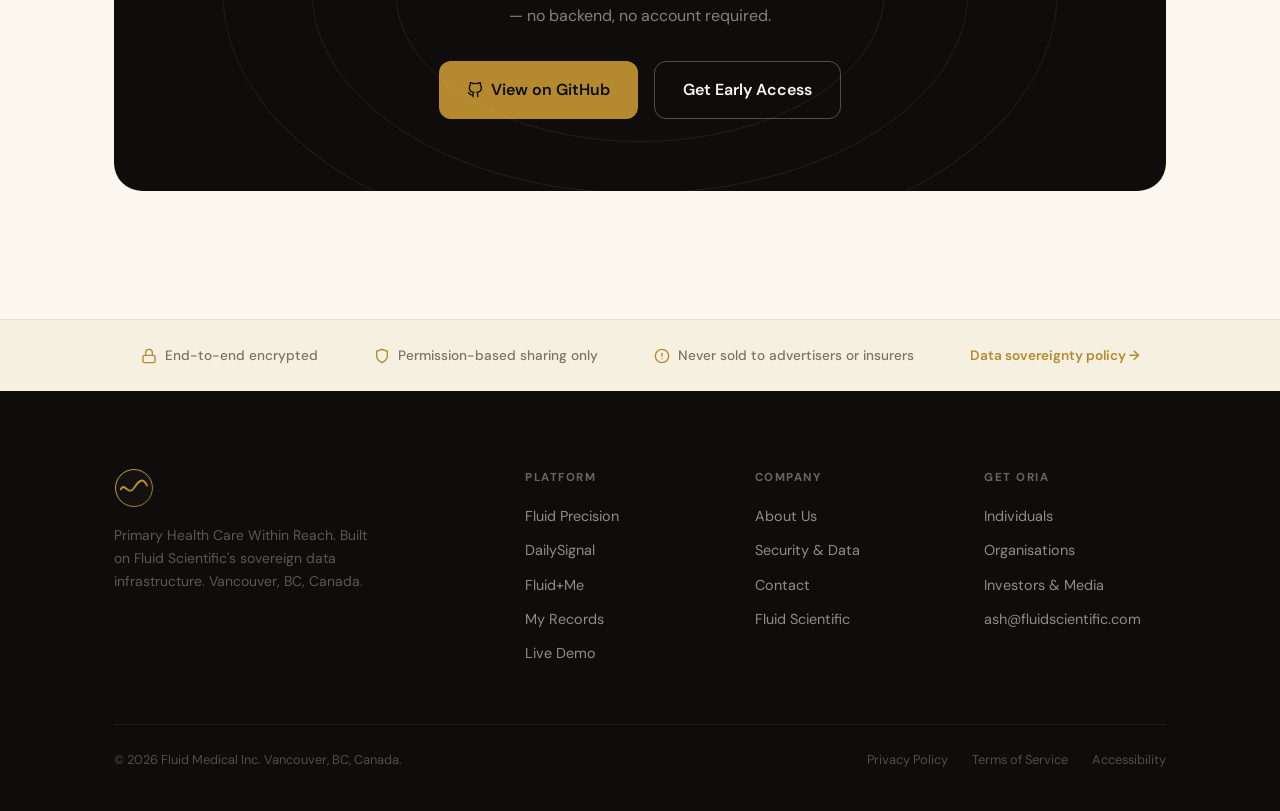
<file: old1505fluidmedical-demo.html>
<!DOCTYPE html>
<html lang="en">
<head>
<meta charset="UTF-8">
<meta name="viewport" content="width=device-width, initial-scale=1.0">
<title>Demo — Fluid Medical</title>
<link rel="stylesheet" href="colors_and_type.css">
<style>
*,*::before,*::after{box-sizing:border-box;margin:0;padding:0}
html{scroll-behavior:smooth}
body{font-family:var(--fm-font-sans);background:var(--fm-bg);color:var(--fm-fg);line-height:var(--fm-leading-relaxed);-webkit-font-smoothing:antialiased}
img{display:block;max-width:100%}
a{color:inherit;text-decoration:none}
ul{list-style:none}
.container{max-width:var(--fm-container);margin:0 auto;padding:0 clamp(1.5rem,5vw,4rem);position:relative;z-index:1}
.section-pad{padding:clamp(5rem,10vw,9rem) 0}
.topo{position:absolute;inset:0;pointer-events:none;z-index:0;overflow:hidden}
.topo svg{width:100%;height:100%}
.topo--ink{opacity:.08;color:var(--fm-cream-100)}
.topo--cream{opacity:.05;color:var(--fm-ink-800)}

/* NAV */
#nav{position:fixed;top:0;left:0;right:0;z-index:300;height:90px;display:flex;align-items:center;justify-content:space-between;padding:0 clamp(1.5rem,5vw,4rem);background:rgba(14,13,11,.96);backdrop-filter:blur(16px);border-bottom:1px solid rgba(251,247,238,.06);transition:box-shadow .22s}
#nav.scrolled{box-shadow:0 4px 32px rgba(14,13,11,.55)}
.nav-logo{display:flex;align-items:center;gap:11px}
.nav-mark{width:68px;height:68px;flex-shrink:0}
.nav-wordmark{height:68px;width:auto}
.nav-links{display:flex;align-items:center;gap:1.75rem}
.nav-links a{color:rgba(251,247,238,.5);font-size:.9375rem;font-weight:500;transition:color .15s}
.nav-links a:hover,.nav-links a.active{color:var(--fm-cream-100)}
.btn-nav{background:var(--fm-brand);color:var(--fm-ink-900);padding:.5rem 1.3rem;border-radius:var(--fm-r-sm);font-size:.9rem;font-weight:700;transition:background .15s,transform .15s}
.btn-nav:hover{background:var(--fm-brand-hover);transform:translateY(-1px);color:var(--fm-ink-900)}
.hamburger{display:none;flex-direction:column;gap:5px;cursor:pointer;background:none;border:none;padding:4px}
.hamburger span{display:block;width:22px;height:2px;background:var(--fm-cream-100);border-radius:2px}
.mob{display:none;position:fixed;top:90px;left:0;right:0;z-index:299;background:var(--fm-ink-900);padding:1.5rem 2rem 2rem;border-bottom:1px solid rgba(251,247,238,.08);flex-direction:column}
.mob.open{display:flex}
.mob a{color:var(--fm-cream-100);font-size:1rem;font-weight:500;padding:.7rem 0;border-bottom:1px solid rgba(251,247,238,.07)}
.mob .btn-nav{margin-top:.75rem;text-align:center;display:block;border:none}

/* BUTTONS */
.btn{display:inline-flex;align-items:center;gap:8px;padding:.875rem 1.75rem;border-radius:var(--fm-r-md);font-family:var(--fm-font-sans);font-size:1rem;font-weight:600;cursor:pointer;border:none;transition:background .15s,transform .15s,box-shadow .2s;text-decoration:none}
.btn:hover{transform:translateY(-2px);box-shadow:0 8px 28px rgba(20,18,14,.22)}
.btn-brass{background:var(--fm-brand);color:var(--fm-ink-900)}
.btn-brass:hover{background:var(--fm-brand-hover)}
.btn-outline-cream{background:transparent;color:var(--fm-cream-100);border:1.5px solid rgba(251,247,238,.28)}
.btn-outline-cream:hover{border-color:rgba(251,247,238,.7);background:rgba(251,247,238,.06);box-shadow:none}

/* PAGE HERO */
.page-hero{padding-top:calc(90px + 5rem);padding-bottom:5rem;background:var(--fm-ink-900);color:var(--fm-cream-100);position:relative;overflow:hidden}
.page-hero-eyebrow{display:inline-flex;align-items:center;gap:10px;font-size:.75rem;font-weight:700;letter-spacing:.14em;text-transform:uppercase;color:var(--fm-brand);margin-bottom:1.4rem}
.page-hero-eyebrow-line{width:22px;height:1px;background:var(--fm-brand)}
.page-hero h1{font-family:var(--fm-font-display);font-size:clamp(2.6rem,6vw,4.5rem);line-height:1.08;letter-spacing:-.025em;color:var(--fm-cream-100)}
.page-hero h1 em{font-style:italic;color:var(--fm-brand)}
.page-hero-lead{font-size:clamp(1rem,1.6vw,1.125rem);color:rgba(251,247,238,.55);max-width:580px;margin-top:1.5rem;line-height:1.72}

/* SCREENSHOT GALLERY — light mode, near life-size */
.gallery-section{background:var(--fm-bg-inverse);color:var(--fm-cream-100);position:relative;overflow:hidden}
.gallery-grid{display:grid;grid-template-columns:repeat(2,300px);gap:2.25rem;margin-top:3.5rem;justify-content:center;align-items:start}
.g-card{display:flex;flex-direction:column;align-items:center;gap:1.25rem}
.g-card:nth-child(2n){margin-top:2.5rem}
/* Phone frame — light mode, near life-size */
.g-frame{width:300px;background:#F8FAFC;border-radius:44px;border:7px solid #1C1C2E;box-shadow:0 0 0 1.5px rgba(255,255,255,.04),0 0 0 9px rgba(28,28,46,.5),0 44px 88px rgba(0,0,0,.65);overflow:hidden;position:relative;font-family:'SF Pro Display','Segoe UI',-apple-system,BlinkMacSystemFont,sans-serif;display:flex;flex-direction:column}
.g-notch{position:absolute;top:0;left:50%;transform:translateX(-50%);width:100px;height:26px;background:#1C1C2E;border-radius:0 0 18px 18px;z-index:10}
.g-screen{display:flex;flex-direction:column;background:#F8FAFC;flex:1}
.g-statusbar{display:flex;justify-content:space-between;align-items:center;padding:29px 17px 5px;background:#F8FAFC}
.g-time{font-size:12px;font-weight:700;color:#0F172A}
.g-icons{display:flex;align-items:center;gap:4px;color:#0F172A}
.g-appbar{display:flex;align-items:center;gap:8px;padding:5px 14px 10px;background:#F8FAFC;border-bottom:1px solid rgba(0,0,0,.07)}
.g-appbar-logo{width:22px;height:22px;flex-shrink:0}
.g-appbar-title{font-size:15px;font-weight:700;color:#0F172A;letter-spacing:-.3px}
.g-content{flex:1;padding:13px 13px 10px}
.g-tabbar{display:flex;border-top:1px solid #E2E8F0;background:#FFFFFF;padding:8px 0 14px;flex-shrink:0}
.g-tab{flex:1;display:flex;flex-direction:column;align-items:center;gap:3px;font-size:8.5px;font-weight:600;color:#94A3B8;letter-spacing:.02em}
.g-tab.act{color:var(--tc)}
.g-label{font-size:.8rem;font-weight:600;letter-spacing:.08em;text-transform:uppercase;color:rgba(251,247,238,.45)}
.g-desc{font-size:.875rem;color:rgba(251,247,238,.55);text-align:center;max-width:240px;line-height:1.55}
/* Dashboard screen */
.gd-ring-wrap{display:flex;justify-content:center;margin-bottom:11px;position:relative;line-height:0}
.gd-ring-score{position:absolute;top:50%;left:50%;transform:translate(-50%,-50%);text-align:center;line-height:normal}
.gd-score-num{font-size:28px;font-weight:800;color:#0F172A;line-height:1}
.gd-score-lbl{font-size:9px;color:#64748B;font-weight:600;text-transform:uppercase;letter-spacing:.4px;margin-top:2px}
.gd-metrics{display:grid;grid-template-columns:repeat(3,1fr);gap:6px;margin-bottom:9px}
.gd-metric{background:#FFFFFF;border-radius:10px;padding:8px 5px;text-align:center;border:1px solid #E2E8F0}
.gd-m-val{font-size:14px;font-weight:800;color:#0F172A;line-height:1.1}
.gd-m-unit{font-size:8px;color:#94A3B8;font-weight:500}
.gd-m-lbl{font-size:7.5px;color:#64748B;font-weight:700;text-transform:uppercase;letter-spacing:.4px;margin-top:4px;border-top:1px solid #F1F5F9;padding-top:3px}
.gd-strip-card{background:#FFFFFF;border-radius:10px;padding:10px 12px;border:1px solid #E2E8F0;display:flex;justify-content:space-between;align-items:center}
.gd-strip-title{font-size:11px;font-weight:700;color:#0F172A}
.gd-strip-sub{font-size:9px;color:#64748B;margin-top:2px}
.gd-strip-ok{font-size:9px;font-weight:700;padding:3px 8px;border-radius:20px;background:#DCFCE7;color:#16A34A}
/* Precision screen */
.gp-scan-meta{font-size:9.5px;color:#64748B;font-weight:500;margin-bottom:8px;padding-bottom:7px;border-bottom:1px solid #E2E8F0}
.gp-row{display:flex;align-items:center;padding:7px 0;border-bottom:1px solid #F1F5F9;gap:5px}
.gp-row:last-child{border-bottom:none}
.gp-dot{width:7px;height:7px;border-radius:50%;flex-shrink:0}
.gp-marker{font-size:11px;font-weight:600;color:#0F172A;flex:1}
.gp-value{font-size:10px;color:#475569;width:44px;text-align:right;margin-right:4px}
.gp-status{font-size:9px;font-weight:700;padding:2px 7px;border-radius:20px;white-space:nowrap}
.gp-norm{background:#DCFCE7;color:#16A34A}
.gp-warn{background:#FEF9C3;color:#CA8A04}
/* Records screen */
.gr-card{background:#FFFFFF;border-radius:10px;padding:12px;border:1px solid #E2E8F0;margin-bottom:8px}
.gr-card-title{font-size:12px;font-weight:700;color:#0F172A}
.gr-card-date{font-size:9px;color:#94A3B8;margin-top:2px}
.gr-ai-tag{display:inline-flex;align-items:center;gap:4px;font-size:8.5px;font-weight:700;background:#F3F0FF;color:#7C3AED;padding:2px 7px;border-radius:20px;margin-top:6px}
.gr-add{border:1.5px dashed #C4B5FD;border-radius:10px;padding:12px;text-align:center;color:#A78BFA;font-size:11.5px;font-weight:700}
/* Ask Oria screen */
.ga-disc{font-size:8.5px;font-weight:700;color:#818CF8;background:#EEF2FF;border-radius:20px;padding:3px 10px;text-align:center;margin-bottom:9px;display:inline-block}
.ga-msgs{display:flex;flex-direction:column;gap:6px}
.ga-user{background:#818CF8;color:#FFFFFF;border-radius:14px 14px 4px 14px;padding:8px 11px;font-size:10px;line-height:1.5;align-self:flex-end;max-width:82%}
.ga-ai{background:#FFFFFF;border:1px solid #E2E8F0;border-radius:14px 14px 14px 4px;padding:8px 11px;font-size:10px;line-height:1.5;max-width:92%}
.ga-ai-name{font-size:8px;font-weight:700;color:#818CF8;margin-bottom:3px}
.ga-ai-foot{font-size:7.5px;color:#94A3B8;margin-top:3px}
.ga-input-area{border-top:1px solid #E2E8F0;padding:8px 12px;background:#F8FAFC;display:flex;align-items:center;gap:7px;flex-shrink:0}
.ga-input-pill{flex:1;background:#FFFFFF;border:1px solid #E2E8F0;border-radius:20px;padding:6px 12px;font-size:10px;color:#94A3B8}
.ga-send-btn{width:28px;height:28px;border-radius:50%;background:#818CF8;display:flex;align-items:center;justify-content:center;flex-shrink:0}

/* FEATURE WALKTHROUGH */
.walkthrough{margin-top:3rem;display:flex;flex-direction:column;gap:0}
.wt-step{display:grid;grid-template-columns:1fr 2fr;gap:3.5rem;align-items:start;padding:3rem 0;border-top:1px solid var(--fm-border)}
.wt-step:last-child{border-bottom:1px solid var(--fm-border)}
.wt-num{font-family:var(--fm-font-display);font-size:clamp(3rem,6vw,5rem);line-height:1;color:var(--fm-ink-100);letter-spacing:-.04em}
.wt-title{font-family:var(--fm-font-display);font-size:1.5rem;letter-spacing:-.015em;margin-bottom:.65rem}
.wt-desc{font-size:.9375rem;color:var(--fm-fg-muted);line-height:1.7}
.wt-badge{display:inline-flex;align-items:center;gap:5px;font-size:.72rem;font-weight:700;padding:.2rem .65rem;border-radius:var(--fm-r-sm);background:var(--fm-success-bg);color:var(--fm-success);margin-top:.75rem}
.wt-badge::before{content:'';display:block;width:5px;height:5px;border-radius:50%;background:var(--fm-success)}

/* PROTOTYPE CTA */
.proto-cta{background:var(--fm-ink-900);color:var(--fm-cream-100);border-radius:var(--fm-r-2xl);padding:clamp(3rem,6vw,4.5rem);display:flex;flex-direction:column;align-items:center;text-align:center;gap:2rem;position:relative;overflow:hidden;margin-top:3.5rem}
.proto-cta h3{font-family:var(--fm-font-display);font-size:clamp(1.8rem,3.5vw,2.8rem);color:var(--fm-cream-100);line-height:1.12}
.proto-cta h3 em{font-style:italic;color:var(--fm-brand)}
.proto-cta p{color:rgba(251,247,238,.5);max-width:520px;font-size:1rem;line-height:1.7}
.proto-btns{display:flex;gap:1rem;flex-wrap:wrap;justify-content:center}

/* PRIVACY STRIP */
.privacy-strip{background:var(--fm-cream-200);border-top:1px solid var(--fm-border)}
.privacy-inner{display:flex;align-items:center;justify-content:center;flex-wrap:wrap;gap:2rem 3.5rem;padding:1.5rem 0}
.privacy-item{display:flex;align-items:center;gap:.5rem;font-size:.85rem;font-weight:500;color:var(--fm-fg-muted)}
.privacy-icon{color:var(--fm-brand);flex-shrink:0}
.privacy-link{color:var(--fm-brand);font-weight:600;font-size:.85rem}

/* FOOTER */
footer{background:var(--fm-ink-900);padding:clamp(3rem,6vw,5rem) 0 2.5rem}
.footer-grid{display:grid;grid-template-columns:2fr 1fr 1fr 1fr;gap:3rem;margin-bottom:3rem}
.footer-mark{width:40px;height:40px;margin-bottom:1rem}
.footer-tagline{color:rgba(251,247,238,.32);font-size:.875rem;line-height:1.65;max-width:260px;margin-top:.5rem}
.footer-col h5{color:rgba(251,247,238,.38);font-size:.72rem;font-weight:700;letter-spacing:.13em;text-transform:uppercase;margin-bottom:1rem}
.footer-col a{display:block;color:rgba(251,247,238,.55);font-size:.9rem;margin-bottom:.6rem;transition:color .15s}
.footer-col a:hover{color:var(--fm-cream-100)}
.footer-bottom{border-top:1px solid rgba(251,247,238,.07);padding-top:1.5rem;display:flex;justify-content:space-between;align-items:center;flex-wrap:wrap;gap:1rem}
.footer-copy{color:rgba(251,247,238,.28);font-size:.8rem}
.footer-legal{display:flex;gap:1.5rem}
.footer-legal a{color:rgba(251,247,238,.28);font-size:.8rem;transition:color .15s}
.footer-legal a:hover{color:rgba(251,247,238,.55)}

@media(max-width:980px){.gallery-grid{grid-template-columns:repeat(2,300px)}}
@media(max-width:780px){.wt-step{grid-template-columns:1fr}}
@media(max-width:640px){.nav-links{display:none}.hamburger{display:flex}.gallery-grid{grid-template-columns:minmax(280px,300px)}.g-card:nth-child(2n){margin-top:0}.footer-grid{grid-template-columns:1fr 1fr;gap:2rem}.privacy-inner{flex-direction:column;align-items:flex-start;padding:0 2rem;gap:.85rem}}
@media(max-width:420px){.footer-grid{grid-template-columns:1fr}}
</style>
</head>
<body>

<!-- NAV -->
<nav id="nav">
  <a href="fluidmedical-home.html" class="nav-logo" aria-label="Fluid Medical">
    <div class="nav-mark">
      <svg xmlns="http://www.w3.org/2000/svg" viewBox="0 0 64 64"><defs><linearGradient id="nm" x1="0" y1="0" x2="1" y2="1"><stop offset="0%" stop-color="#D4A943"/><stop offset="55%" stop-color="#B58A2E"/><stop offset="100%" stop-color="#8A6822"/></linearGradient></defs><circle cx="32" cy="32" r="32" fill="#131211"/><circle cx="32" cy="32" r="29.5" fill="none" stroke="url(#nm)" stroke-width="1.6"/><path d="M11 34 C 17 22, 23 46, 32 32 S 46 16, 53 28" fill="none" stroke="url(#nm)" stroke-width="3.2" stroke-linecap="round"/></svg>
    </div>
    <img src="assets/wordmarks/fluid-medical-wordmark-brass.png" alt="Fluid Medical" class="nav-wordmark">
  </a>
  <div class="nav-links">
    <a href="fluidmedical-home.html">Home</a>
    <a href="fluidmedical-platform.html">Platform</a>
    <a href="fluidmedical-about.html">About</a>
    <a href="fluidmedical-security.html">Security &amp; Data</a>
    <a href="fluidmedical-contact.html">Contact</a>
    <a href="fluidmedical-contact.html" class="btn-nav">Get Oria</a>
  </div>
  <button class="hamburger" onclick="toggleMenu()" aria-label="Menu"><span></span><span></span><span></span></button>
</nav>
<div class="mob" id="mob">
  <a href="fluidmedical-home.html">Home</a>
  <a href="fluidmedical-platform.html">Platform</a>
  <a href="fluidmedical-about.html">About</a>
  <a href="fluidmedical-security.html">Security &amp; Data</a>
  <a href="fluidmedical-contact.html">Contact</a>
  <a href="fluidmedical-contact.html" class="btn-nav">Get Oria</a>
</div>

<!-- PAGE HERO -->
<section class="page-hero">
  <div class="topo topo--ink">
    <svg xmlns="http://www.w3.org/2000/svg" viewBox="0 0 1400 600" preserveAspectRatio="xMidYMid slice"><g fill="none" stroke="currentColor" stroke-width="1"><ellipse cx="900" cy="300" rx="600" ry="370" transform="rotate(-8 900 300)"/><ellipse cx="900" cy="300" rx="500" ry="292" transform="rotate(-8 900 300)"/><ellipse cx="900" cy="300" rx="405" ry="220" transform="rotate(-8 900 300)"/><ellipse cx="900" cy="300" rx="315" ry="154" transform="rotate(-8 900 300)"/><ellipse cx="150" cy="520" rx="250" ry="162" transform="rotate(14 150 520)"/><ellipse cx="150" cy="520" rx="178" ry="112" transform="rotate(14 150 520)"/></g></svg>
  </div>
  <div class="container">
    <div style="max-width:720px">
      <div class="page-hero-eyebrow"><span class="page-hero-eyebrow-line"></span>App Preview</div>
      <h1>See Oria in <em>action.</em></h1>
      <p class="page-hero-lead">Explore the Oria prototype — all four platform features, built at full fidelity. Screenshots, feature walkthroughs, and a link to the live prototype on GitHub.</p>
      <div style="display:flex;flex-wrap:wrap;gap:1rem;margin-top:2.5rem">
        <a href="#gallery" class="btn btn-brass">View Screenshots</a>
        <a href="https://ash-fluid.github.io/Wave2.0/" target="_blank" rel="noopener" class="btn btn-outline-cream">Open Prototype on GitHub</a>
      </div>
    </div>
  </div>
</section>

<!-- FULL APP SCREENSHOT GALLERY -->
<section class="gallery-section section-pad" id="gallery">
  <div class="topo topo--ink">
    <svg xmlns="http://www.w3.org/2000/svg" viewBox="0 0 1400 900" preserveAspectRatio="xMidYMid slice"><g fill="none" stroke="currentColor" stroke-width="1"><ellipse cx="700" cy="450" rx="660" ry="390" transform="rotate(-5 700 450)"/><ellipse cx="700" cy="450" rx="556" ry="308" transform="rotate(-5 700 450)"/><ellipse cx="700" cy="450" rx="460" ry="236" transform="rotate(-5 700 450)"/><ellipse cx="700" cy="450" rx="368" ry="172" transform="rotate(-5 700 450)"/><ellipse cx="700" cy="450" rx="282" ry="116" transform="rotate(-5 700 450)"/></g></svg>
  </div>
  <div class="container">
    <div style="max-width:640px;margin-bottom:.5rem">
      <div class="fm-eyebrow" style="margin-bottom:1.25rem;color:rgba(181,138,46,.7)">All four screens</div>
      <h2 class="fm-h2" style="color:var(--fm-cream-100)">The full Oria <em>experience.</em></h2>
      <p class="fm-lead" style="color:rgba(251,247,238,.5);margin-top:1rem">Four features. One platform. Here is what you will see when you open Oria for the first time.</p>
    </div>

    <div class="gallery-grid">

      <!-- ══ PHONE 1: DASHBOARD ══ -->
      <div class="g-card">
        <div class="g-frame">
          <div class="g-notch"></div>
          <div class="g-screen">
            <div class="g-statusbar">
              <span class="g-time">9:41</span>
              <span class="g-icons">
                <svg width="13" height="10" viewBox="0 0 17 13" fill="currentColor"><rect x="0" y="4" width="3" height="9" rx="1" opacity=".35"/><rect x="5" y="2" width="3" height="11" rx="1" opacity=".6"/><rect x="10" y="0" width="3" height="13" rx="1" opacity=".85"/><rect x="15" y="0" width="2" height="13" rx="1"/></svg>
                <svg width="15" height="10" viewBox="0 0 24 16" fill="currentColor"><path d="M1 5.5C4.8 2 8.7 0 12 0s7.2 2 11 5.5l-2 2A13 13 0 0012 4a13 13 0 00-9 3.5L1 5.5z" opacity=".4"/><path d="M5.5 10C7.5 7.8 9.6 6.5 12 6.5s4.5 1.3 6.5 3.5l-2 2A7 7 0 0012 10a7 7 0 00-4.5 2L5.5 10z" opacity=".7"/><circle cx="12" cy="15" r="2.5"/></svg>
                <svg width="22" height="10" viewBox="0 0 26 12" fill="currentColor"><rect x=".5" y=".5" width="21" height="11" rx="3" fill="none" stroke="currentColor" stroke-width="1" opacity=".35"/><rect x="22" y="4" width="3" height="4" rx="1" opacity=".35"/><rect x="2" y="2" width="17" height="8" rx="2"/></svg>
              </span>
            </div>
            <div class="g-appbar">
              <svg class="g-appbar-logo" xmlns="http://www.w3.org/2000/svg" viewBox="0 0 64 64"><circle cx="32" cy="32" r="32" fill="#131211"/><path d="M11 34 C 17 22, 23 46, 32 32 S 46 16, 53 28" fill="none" stroke="#B58A2E" stroke-width="3.5" stroke-linecap="round"/></svg>
              <span class="g-appbar-title">Oria</span>
            </div>
            <div class="g-content">
              <div class="gd-ring-wrap">
                <svg width="120" height="120" viewBox="0 0 120 120">
                  <circle cx="60" cy="60" r="48" fill="none" stroke="#E2E8F0" stroke-width="11"/>
                  <circle cx="60" cy="60" r="48" fill="none" stroke="#38BDF8" stroke-width="11" stroke-dasharray="302" stroke-dashoffset="54" stroke-linecap="round" transform="rotate(-90 60 60)"/>
                </svg>
                <div class="gd-ring-score">
                  <div class="gd-score-num">82</div>
                  <div class="gd-score-lbl">Readiness</div>
                </div>
              </div>
              <div class="gd-metrics">
                <div class="gd-metric"><div class="gd-m-val">48</div><div class="gd-m-unit">ms</div><div class="gd-m-lbl">HRV</div></div>
                <div class="gd-metric"><div class="gd-m-val" style="font-size:12px">7h22</div><div class="gd-m-unit">&nbsp;</div><div class="gd-m-lbl">Sleep</div></div>
                <div class="gd-metric"><div class="gd-m-val" style="font-size:11px">8,432</div><div class="gd-m-unit">steps</div><div class="gd-m-lbl">Activity</div></div>
              </div>
              <div class="gd-strip-card">
                <div><div class="gd-strip-title">Today's Strip</div><div class="gd-strip-sub">7 markers · 6 Normal · 1 Trace</div></div>
                <div class="gd-strip-ok">✓ Good</div>
              </div>
            </div>
            <div class="g-tabbar">
              <div class="g-tab act" style="--tc:#38BDF8">
                <svg width="18" height="18" viewBox="0 0 18 18" fill="currentColor"><rect x="0" y="0" width="8" height="8" rx="1.5"/><rect x="10" y="0" width="8" height="8" rx="1.5" opacity=".4"/><rect x="10" y="10" width="8" height="8" rx="1.5" opacity=".4"/><rect x="0" y="10" width="8" height="8" rx="1.5" opacity=".4"/></svg>
                Dashboard
              </div>
              <div class="g-tab">
                <svg width="18" height="18" viewBox="0 0 24 24" fill="none" stroke="currentColor" stroke-width="2"><path d="M14 2H6a2 2 0 00-2 2v16a2 2 0 002 2h12a2 2 0 002-2V8z"/><polyline points="14 2 14 8 20 8"/></svg>
                Records
              </div>
              <div class="g-tab">
                <svg width="18" height="18" viewBox="0 0 24 24" fill="none" stroke="currentColor" stroke-width="2"><path d="M8 3v2m8-2v2M3 9h18M5 5h14a2 2 0 012 2v12a2 2 0 01-2 2H5a2 2 0 01-2-2V7a2 2 0 012-2z"/><path d="M9 14l2 2 4-4"/></svg>
                Precision
              </div>
              <div class="g-tab">
                <svg width="18" height="18" viewBox="0 0 24 24" fill="none" stroke="currentColor" stroke-width="2"><path d="M21 15a2 2 0 01-2 2H7l-4 4V5a2 2 0 012-2h14a2 2 0 012 2z"/></svg>
                Ask Oria
              </div>
            </div>
          </div>
        </div>
        <div class="g-label">Dashboard</div>
        <div class="g-desc">Health readiness score, HRV, sleep, and activity — plus your latest strip results, all in one view.</div>
      </div>

      <!-- ══ PHONE 2: FLUID PRECISION ══ -->
      <div class="g-card">
        <div class="g-frame">
          <div class="g-notch"></div>
          <div class="g-screen">
            <div class="g-statusbar">
              <span class="g-time">9:41</span>
              <span class="g-icons">
                <svg width="13" height="10" viewBox="0 0 17 13" fill="currentColor"><rect x="0" y="4" width="3" height="9" rx="1" opacity=".35"/><rect x="5" y="2" width="3" height="11" rx="1" opacity=".6"/><rect x="10" y="0" width="3" height="13" rx="1" opacity=".85"/><rect x="15" y="0" width="2" height="13" rx="1"/></svg>
                <svg width="15" height="10" viewBox="0 0 24 16" fill="currentColor"><path d="M1 5.5C4.8 2 8.7 0 12 0s7.2 2 11 5.5l-2 2A13 13 0 0012 4a13 13 0 00-9 3.5L1 5.5z" opacity=".4"/><path d="M5.5 10C7.5 7.8 9.6 6.5 12 6.5s4.5 1.3 6.5 3.5l-2 2A7 7 0 0012 10a7 7 0 00-4.5 2L5.5 10z" opacity=".7"/><circle cx="12" cy="15" r="2.5"/></svg>
                <svg width="22" height="10" viewBox="0 0 26 12" fill="currentColor"><rect x=".5" y=".5" width="21" height="11" rx="3" fill="none" stroke="currentColor" stroke-width="1" opacity=".35"/><rect x="22" y="4" width="3" height="4" rx="1" opacity=".35"/><rect x="2" y="2" width="17" height="8" rx="2"/></svg>
              </span>
            </div>
            <div class="g-appbar">
              <svg class="g-appbar-logo" xmlns="http://www.w3.org/2000/svg" viewBox="0 0 64 64"><circle cx="32" cy="32" r="32" fill="#131211"/><path d="M11 34 C 17 22, 23 46, 32 32 S 46 16, 53 28" fill="none" stroke="#B58A2E" stroke-width="3.5" stroke-linecap="round"/></svg>
              <span class="g-appbar-title">Fluid Precision</span>
            </div>
            <div class="g-content">
              <div class="gp-scan-meta">Last scan · Today at 8:14 AM · 7 markers tested</div>
              <div class="gp-row"><div class="gp-dot" style="background:#16A34A"></div><div class="gp-marker">pH</div><div class="gp-value">6.0</div><div class="gp-status gp-norm">Normal</div></div>
              <div class="gp-row"><div class="gp-dot" style="background:#16A34A"></div><div class="gp-marker">Glucose</div><div class="gp-value">Neg</div><div class="gp-status gp-norm">Normal</div></div>
              <div class="gp-row"><div class="gp-dot" style="background:#CA8A04"></div><div class="gp-marker">Ketones</div><div class="gp-value">Trace</div><div class="gp-status gp-warn">Borderline</div></div>
              <div class="gp-row"><div class="gp-dot" style="background:#16A34A"></div><div class="gp-marker">Protein</div><div class="gp-value">Neg</div><div class="gp-status gp-norm">Normal</div></div>
              <div class="gp-row"><div class="gp-dot" style="background:#16A34A"></div><div class="gp-marker">Leukocytes</div><div class="gp-value">Neg</div><div class="gp-status gp-norm">Normal</div></div>
              <div class="gp-row"><div class="gp-dot" style="background:#16A34A"></div><div class="gp-marker">Nitrites</div><div class="gp-value">Neg</div><div class="gp-status gp-norm">Normal</div></div>
              <div class="gp-row"><div class="gp-dot" style="background:#16A34A"></div><div class="gp-marker">Sp. Gravity</div><div class="gp-value">1.018</div><div class="gp-status gp-norm">Normal</div></div>
            </div>
            <div class="g-tabbar">
              <div class="g-tab"><svg width="18" height="18" viewBox="0 0 18 18" fill="currentColor"><rect x="0" y="0" width="8" height="8" rx="1.5" opacity=".5"/><rect x="10" y="0" width="8" height="8" rx="1.5" opacity=".5"/><rect x="10" y="10" width="8" height="8" rx="1.5" opacity=".5"/><rect x="0" y="10" width="8" height="8" rx="1.5" opacity=".5"/></svg>Dashboard</div>
              <div class="g-tab"><svg width="18" height="18" viewBox="0 0 24 24" fill="none" stroke="currentColor" stroke-width="2"><path d="M14 2H6a2 2 0 00-2 2v16a2 2 0 002 2h12a2 2 0 002-2V8z"/><polyline points="14 2 14 8 20 8"/></svg>Records</div>
              <div class="g-tab act" style="--tc:#4AADB3"><svg width="18" height="18" viewBox="0 0 24 24" fill="none" stroke="currentColor" stroke-width="2"><path d="M8 3v2m8-2v2M3 9h18M5 5h14a2 2 0 012 2v12a2 2 0 01-2 2H5a2 2 0 01-2-2V7a2 2 0 012-2z"/><path d="M9 14l2 2 4-4"/></svg>Precision</div>
              <div class="g-tab"><svg width="18" height="18" viewBox="0 0 24 24" fill="none" stroke="currentColor" stroke-width="2"><path d="M21 15a2 2 0 01-2 2H7l-4 4V5a2 2 0 012-2h14a2 2 0 012 2z"/></svg>Ask Oria</div>
            </div>
          </div>
        </div>
        <div class="g-label">Fluid Precision</div>
        <div class="g-desc">Lab-grade urinalysis in seconds. Scan a strip with your camera — results across 7+ biomarkers with AI context.</div>
      </div>

      <!-- ══ PHONE 3: MY RECORDS ══ -->
      <div class="g-card">
        <div class="g-frame">
          <div class="g-notch"></div>
          <div class="g-screen">
            <div class="g-statusbar">
              <span class="g-time">9:41</span>
              <span class="g-icons">
                <svg width="13" height="10" viewBox="0 0 17 13" fill="currentColor"><rect x="0" y="4" width="3" height="9" rx="1" opacity=".35"/><rect x="5" y="2" width="3" height="11" rx="1" opacity=".6"/><rect x="10" y="0" width="3" height="13" rx="1" opacity=".85"/><rect x="15" y="0" width="2" height="13" rx="1"/></svg>
                <svg width="15" height="10" viewBox="0 0 24 16" fill="currentColor"><path d="M1 5.5C4.8 2 8.7 0 12 0s7.2 2 11 5.5l-2 2A13 13 0 0012 4a13 13 0 00-9 3.5L1 5.5z" opacity=".4"/><path d="M5.5 10C7.5 7.8 9.6 6.5 12 6.5s4.5 1.3 6.5 3.5l-2 2A7 7 0 0012 10a7 7 0 00-4.5 2L5.5 10z" opacity=".7"/><circle cx="12" cy="15" r="2.5"/></svg>
                <svg width="22" height="10" viewBox="0 0 26 12" fill="currentColor"><rect x=".5" y=".5" width="21" height="11" rx="3" fill="none" stroke="currentColor" stroke-width="1" opacity=".35"/><rect x="22" y="4" width="3" height="4" rx="1" opacity=".35"/><rect x="2" y="2" width="17" height="8" rx="2"/></svg>
              </span>
            </div>
            <div class="g-appbar">
              <svg class="g-appbar-logo" xmlns="http://www.w3.org/2000/svg" viewBox="0 0 64 64"><circle cx="32" cy="32" r="32" fill="#131211"/><path d="M11 34 C 17 22, 23 46, 32 32 S 46 16, 53 28" fill="none" stroke="#B58A2E" stroke-width="3.5" stroke-linecap="round"/></svg>
              <span class="g-appbar-title">My Records</span>
            </div>
            <div class="g-content">
              <div class="gr-card">
                <div class="gr-card-title">CBC Blood Panel</div>
                <div class="gr-card-date">Uploaded Jul 12, 2025</div>
                <div class="gr-ai-tag"><svg width="10" height="10" viewBox="0 0 24 24" fill="none" stroke="currentColor" stroke-width="2.5"><polyline points="20 6 9 17 4 12"/></svg>AI Extracted · 14 values</div>
              </div>
              <div class="gr-card">
                <div class="gr-card-title">Urinalysis Report</div>
                <div class="gr-card-date">Uploaded Jun 28, 2025</div>
                <div class="gr-ai-tag"><svg width="10" height="10" viewBox="0 0 24 24" fill="none" stroke="currentColor" stroke-width="2.5"><polyline points="20 6 9 17 4 12"/></svg>AI Extracted · 9 values</div>
              </div>
              <div class="gr-card">
                <div class="gr-card-title">Thyroid Panel (TSH, T3, T4)</div>
                <div class="gr-card-date">Uploaded May 5, 2025</div>
                <div class="gr-ai-tag"><svg width="10" height="10" viewBox="0 0 24 24" fill="none" stroke="currentColor" stroke-width="2.5"><polyline points="20 6 9 17 4 12"/></svg>AI Extracted · 3 values</div>
              </div>
              <div class="gr-add">+ Add Record</div>
            </div>
            <div class="g-tabbar">
              <div class="g-tab"><svg width="18" height="18" viewBox="0 0 18 18" fill="currentColor"><rect x="0" y="0" width="8" height="8" rx="1.5" opacity=".5"/><rect x="10" y="0" width="8" height="8" rx="1.5" opacity=".5"/><rect x="10" y="10" width="8" height="8" rx="1.5" opacity=".5"/><rect x="0" y="10" width="8" height="8" rx="1.5" opacity=".5"/></svg>Dashboard</div>
              <div class="g-tab act" style="--tc:#A78BFA"><svg width="18" height="18" viewBox="0 0 24 24" fill="none" stroke="currentColor" stroke-width="2"><path d="M14 2H6a2 2 0 00-2 2v16a2 2 0 002 2h12a2 2 0 002-2V8z"/><polyline points="14 2 14 8 20 8"/></svg>Records</div>
              <div class="g-tab"><svg width="18" height="18" viewBox="0 0 24 24" fill="none" stroke="currentColor" stroke-width="2"><path d="M8 3v2m8-2v2M3 9h18M5 5h14a2 2 0 012 2v12a2 2 0 01-2 2H5a2 2 0 01-2-2V7a2 2 0 012-2z"/><path d="M9 14l2 2 4-4"/></svg>Precision</div>
              <div class="g-tab"><svg width="18" height="18" viewBox="0 0 24 24" fill="none" stroke="currentColor" stroke-width="2"><path d="M21 15a2 2 0 01-2 2H7l-4 4V5a2 2 0 012-2h14a2 2 0 012 2z"/></svg>Ask Oria</div>
            </div>
          </div>
        </div>
        <div class="g-label">My Records</div>
        <div class="g-desc">Upload lab reports, imaging, and prescriptions. Oria AI extracts values and connects the dots across your health history.</div>
      </div>

      <!-- ══ PHONE 4: ASK ORIA AI ══ -->
      <div class="g-card">
        <div class="g-frame">
          <div class="g-notch"></div>
          <div class="g-screen">
            <div class="g-statusbar">
              <span class="g-time">9:41</span>
              <span class="g-icons">
                <svg width="13" height="10" viewBox="0 0 17 13" fill="currentColor"><rect x="0" y="4" width="3" height="9" rx="1" opacity=".35"/><rect x="5" y="2" width="3" height="11" rx="1" opacity=".6"/><rect x="10" y="0" width="3" height="13" rx="1" opacity=".85"/><rect x="15" y="0" width="2" height="13" rx="1"/></svg>
                <svg width="15" height="10" viewBox="0 0 24 16" fill="currentColor"><path d="M1 5.5C4.8 2 8.7 0 12 0s7.2 2 11 5.5l-2 2A13 13 0 0012 4a13 13 0 00-9 3.5L1 5.5z" opacity=".4"/><path d="M5.5 10C7.5 7.8 9.6 6.5 12 6.5s4.5 1.3 6.5 3.5l-2 2A7 7 0 0012 10a7 7 0 00-4.5 2L5.5 10z" opacity=".7"/><circle cx="12" cy="15" r="2.5"/></svg>
                <svg width="22" height="10" viewBox="0 0 26 12" fill="currentColor"><rect x=".5" y=".5" width="21" height="11" rx="3" fill="none" stroke="currentColor" stroke-width="1" opacity=".35"/><rect x="22" y="4" width="3" height="4" rx="1" opacity=".35"/><rect x="2" y="2" width="17" height="8" rx="2"/></svg>
              </span>
            </div>
            <div class="g-appbar">
              <svg class="g-appbar-logo" xmlns="http://www.w3.org/2000/svg" viewBox="0 0 64 64"><circle cx="32" cy="32" r="32" fill="#131211"/><path d="M11 34 C 17 22, 23 46, 32 32 S 46 16, 53 28" fill="none" stroke="#B58A2E" stroke-width="3.5" stroke-linecap="round"/></svg>
              <span class="g-appbar-title">Ask Oria</span>
            </div>
            <div class="g-content" style="display:flex;flex-direction:column;">
              <div class="ga-disc">Insights · Not medical advice</div>
              <div class="ga-msgs">
                <div class="ga-user">Why are my ketones elevated this week?</div>
                <div class="ga-ai">
                  <div class="ga-ai-name">Oria AI</div>
                  Strip results show trace ketones on 3 of 5 days — coinciding with your morning fasting window. This is a normal fasting response.
                  <div class="ga-ai-foot">Insights, not medical advice</div>
                </div>
                <div class="ga-user">Should I be concerned?</div>
                <div class="ga-ai">
                  <div class="ga-ai-name">Oria AI</div>
                  Trace ketones from fasting are benign. Your glucose and HRV both look healthy — no pattern of concern here.
                  <div class="ga-ai-foot">Insights, not medical advice</div>
                </div>
              </div>
            </div>
            <div class="ga-input-area">
              <div class="ga-input-pill">Ask a health question…</div>
              <div class="ga-send-btn"><svg width="12" height="12" viewBox="0 0 24 24" fill="none" stroke="#FFFFFF" stroke-width="2.5" stroke-linecap="round" stroke-linejoin="round"><line x1="22" y1="2" x2="11" y2="13"/><polygon points="22 2 15 22 11 13 2 9 22 2" fill="#FFFFFF" stroke="none"/></svg></div>
            </div>
            <div class="g-tabbar">
              <div class="g-tab"><svg width="18" height="18" viewBox="0 0 18 18" fill="currentColor"><rect x="0" y="0" width="8" height="8" rx="1.5" opacity=".5"/><rect x="10" y="0" width="8" height="8" rx="1.5" opacity=".5"/><rect x="10" y="10" width="8" height="8" rx="1.5" opacity=".5"/><rect x="0" y="10" width="8" height="8" rx="1.5" opacity=".5"/></svg>Dashboard</div>
              <div class="g-tab"><svg width="18" height="18" viewBox="0 0 24 24" fill="none" stroke="currentColor" stroke-width="2"><path d="M14 2H6a2 2 0 00-2 2v16a2 2 0 002 2h12a2 2 0 002-2V8z"/><polyline points="14 2 14 8 20 8"/></svg>Records</div>
              <div class="g-tab"><svg width="18" height="18" viewBox="0 0 24 24" fill="none" stroke="currentColor" stroke-width="2"><path d="M8 3v2m8-2v2M3 9h18M5 5h14a2 2 0 012 2v12a2 2 0 01-2 2H5a2 2 0 01-2-2V7a2 2 0 012-2z"/><path d="M9 14l2 2 4-4"/></svg>Precision</div>
              <div class="g-tab act" style="--tc:#818CF8"><svg width="18" height="18" viewBox="0 0 24 24" fill="none" stroke="currentColor" stroke-width="2"><path d="M21 15a2 2 0 01-2 2H7l-4 4V5a2 2 0 012-2h14a2 2 0 012 2z"/></svg>Ask Oria</div>
            </div>
          </div>
        </div>
        <div class="g-label">Ask Oria AI</div>
        <div class="g-desc">Ask anything about your data. Oria AI answers in context — always clear that it provides insights, not medical advice.</div>
      </div>

    </div>

    <div style="margin-top:3rem;text-align:center">
      <a href="https://ash-fluid.github.io/Wave2.0/" target="_blank" rel="noopener" class="btn btn-brass" style="margin-right:1rem">Open Prototype on GitHub</a>
      <a href="fluidmedical-contact.html" class="btn btn-outline-cream" style="font-size:.9rem">Get Early Access</a>
    </div>
  </div>
</section>

<!-- FEATURE WALKTHROUGH -->
<section class="section-pad" id="walkthrough" style="position:relative;overflow:hidden">
  <div class="topo topo--cream">
    <svg xmlns="http://www.w3.org/2000/svg" viewBox="0 0 1400 900" preserveAspectRatio="xMidYMid slice"><g fill="none" stroke="currentColor" stroke-width="1"><ellipse cx="1150" cy="430" rx="480" ry="320" transform="rotate(-9 1150 430)"/><ellipse cx="1150" cy="430" rx="392" ry="252" transform="rotate(-9 1150 430)"/><ellipse cx="1150" cy="430" rx="308" ry="188" transform="rotate(-9 1150 430)"/></g></svg>
  </div>
  <div class="container">
    <div style="max-width:600px">
      <div class="fm-eyebrow" style="margin-bottom:1.25rem">How it works</div>
      <h2 class="fm-h2">Four features. One <em>complete</em> picture.</h2>
      <p class="fm-lead" style="margin-top:1rem">Each feature is useful on its own. Together, they give you a level of health intelligence that no single-signal app can match.</p>
    </div>
    <div class="walkthrough">
      <div class="wt-step">
        <div>
          <div class="wt-num">01</div>
        </div>
        <div>
          <div class="fm-eyebrow no-rule" style="margin-bottom:.75rem">Fluid Precision</div>
          <h3 class="wt-title">Scan a strip. Get lab-grade results.</h3>
          <p class="wt-desc">Use a Fluid Precision test strip with your morning sample. Hold it in front of your phone camera for 30 seconds. Oria reads the colorimetric result across up to 20 markers simultaneously — no separate reader hardware required. Results are available in the app within 60 seconds of scanning.</p>
          <p class="wt-desc" style="margin-top:.75rem">The first two foundational tiers are included in every Oria plan. Women's Health and Men's Health panels unlock with an add-on strip subscription.</p>
          <div class="wt-badge">Live Now</div>
        </div>
      </div>
      <div class="wt-step">
        <div>
          <div class="wt-num">02</div>
        </div>
        <div>
          <div class="fm-eyebrow no-rule" style="margin-bottom:.75rem">DailySignal</div>
          <h3 class="wt-title">Wearable data, interpreted in context.</h3>
          <p class="wt-desc">Connect Apple Health, Oura, WHOOP, Garmin, or any HealthKit-compatible device. DailySignal aggregates your heart rate variability, resting heart rate, sleep stages, activity, and stress scores — and cross-references them with your strip results and personal context.</p>
          <p class="wt-desc" style="margin-top:.75rem">Seeing elevated inflammation markers on a strip the day after a low-HRV night means something different than seeing them after a hard workout. DailySignal provides the context to tell the difference.</p>
          <div class="wt-badge">Live Now</div>
        </div>
      </div>
      <div class="wt-step">
        <div>
          <div class="wt-num">03</div>
        </div>
        <div>
          <div class="fm-eyebrow no-rule" style="margin-bottom:.75rem">Fluid+Me</div>
          <h3 class="wt-title">Your personal health context — private, always.</h3>
          <p class="wt-desc">Log your cycle, symptoms, medications, mood, and lifestyle factors. Fluid+Me is the contextual layer that makes everything else interpretable. A high leukocyte count looks different if you logged a UTI symptom earlier that morning. Elevated LH looks different on day 12 of a 28-day cycle than on day 20.</p>
          <p class="wt-desc" style="margin-top:.75rem">This data never leaves your device unless you explicitly share it. Fluid+Me is end-to-end encrypted with your own key.</p>
          <div class="wt-badge">Live Now</div>
        </div>
      </div>
      <div class="wt-step">
        <div>
          <div class="wt-num">04</div>
        </div>
        <div>
          <div class="fm-eyebrow no-rule" style="margin-bottom:.75rem">My Records</div>
          <h3 class="wt-title">Your clinical history, finally connected.</h3>
          <p class="wt-desc">Upload lab results, imaging reports, prescriptions, and clinical notes. My Records uses Oria AI to read and structure them — extracting key values, flagging relevant history, and connecting dots across your complete health picture. A TSH result from two years ago becomes relevant context when your thyroid markers shift today.</p>
          <p class="wt-desc" style="margin-top:.75rem">All AI-generated insights are clearly labelled: insights, not medical advice.</p>
          <div style="display:inline-flex;align-items:center;gap:5px;font-size:.72rem;font-weight:700;padding:.2rem .65rem;border-radius:var(--fm-r-sm);background:var(--fm-brand-tint);color:var(--fm-brand-active);margin-top:.75rem">Coming 2027</div>
        </div>
      </div>
    </div>

    <div class="proto-cta">
      <div class="topo topo--ink"><svg xmlns="http://www.w3.org/2000/svg" viewBox="0 0 900 400"><g fill="none" stroke="currentColor" stroke-width="1"><ellipse cx="450" cy="200" rx="420" ry="260"/><ellipse cx="450" cy="200" rx="330" ry="202"/><ellipse cx="450" cy="200" rx="246" ry="150"/></g></svg></div>
      <h3>Explore the full <em>prototype.</em></h3>
      <p>The Oria prototype is open on GitHub. It is a complete, interactive HTML/CSS prototype showing all four platform features at full fidelity — no backend, no account required.</p>
      <div class="proto-btns">
        <a href="https://ash-fluid.github.io/Wave2.0/" target="_blank" rel="noopener" class="btn btn-brass">
          <svg width="16" height="16" viewBox="0 0 24 24" fill="none" stroke="currentColor" stroke-width="2" stroke-linecap="round"><path d="M9 19c-5 1.5-5-2.5-7-3m14 6v-3.87a3.37 3.37 0 00-.94-2.61c3.14-.35 6.44-1.54 6.44-7A5.44 5.44 0 0020 4.77 5.07 5.07 0 0019.91 1S18.73.65 16 2.48a13.38 13.38 0 00-7 0C6.27.65 5.09 1 5.09 1A5.07 5.07 0 005 4.77a5.44 5.44 0 00-1.5 3.78c0 5.42 3.3 6.61 6.44 7A3.37 3.37 0 009 18.13V22"/></svg>
          View on GitHub
        </a>
        <a href="fluidmedical-contact.html" class="btn btn-outline-cream">Get Early Access</a>
      </div>
    </div>
  </div>
</section>

<!-- PRIVACY STRIP -->
<div class="privacy-strip">
  <div class="container">
    <div class="privacy-inner">
      <div class="privacy-item"><svg class="privacy-icon" width="16" height="16" viewBox="0 0 24 24" fill="none" stroke="currentColor" stroke-width="2" stroke-linecap="round"><rect x="3" y="11" width="18" height="11" rx="2"/><path d="M7 11V7a5 5 0 0110 0v4"/></svg><span>End-to-end encrypted</span></div>
      <div class="privacy-item"><svg class="privacy-icon" width="16" height="16" viewBox="0 0 24 24" fill="none" stroke="currentColor" stroke-width="2" stroke-linecap="round"><path d="M12 22s8-4 8-10V5l-8-3-8 3v7c0 6 8 10 8 10z"/></svg><span>Permission-based sharing only</span></div>
      <div class="privacy-item"><svg class="privacy-icon" width="16" height="16" viewBox="0 0 24 24" fill="none" stroke="currentColor" stroke-width="2" stroke-linecap="round"><circle cx="12" cy="12" r="10"/><line x1="12" y1="8" x2="12" y2="12"/><line x1="12" y1="16" x2="12.01" y2="16"/></svg><span>Never sold to advertisers or insurers</span></div>
      <div class="privacy-item"><a href="fluidmedical-security.html" class="privacy-link">Data sovereignty policy →</a></div>
    </div>
  </div>
</div>

<!-- FOOTER -->
<footer>
  <div class="container">
    <div class="footer-grid">
      <div>
        <div class="footer-mark"><svg xmlns="http://www.w3.org/2000/svg" viewBox="0 0 64 64"><defs><linearGradient id="ff" x1="0" y1="0" x2="1" y2="1"><stop offset="0%" stop-color="#D4A943"/><stop offset="55%" stop-color="#B58A2E"/><stop offset="100%" stop-color="#8A6822"/></linearGradient></defs><circle cx="32" cy="32" r="32" fill="#131211"/><circle cx="32" cy="32" r="29.5" fill="none" stroke="url(#ff)" stroke-width="1.6"/><path d="M11 34 C 17 22, 23 46, 32 32 S 46 16, 53 28" fill="none" stroke="url(#ff)" stroke-width="3.2" stroke-linecap="round"/></svg></div>
        <p class="footer-tagline">Primary Health Care Within Reach. Built on Fluid Scientific's sovereign data infrastructure. Vancouver, BC, Canada.</p>
      </div>
      <div class="footer-col"><h5>Platform</h5><a href="fluidmedical-platform.html">Fluid Precision</a><a href="fluidmedical-platform.html">DailySignal</a><a href="fluidmedical-platform.html">Fluid+Me</a><a href="fluidmedical-platform.html">My Records</a><a href="fluidmedical-demo.html">Live Demo</a></div>
      <div class="footer-col"><h5>Company</h5><a href="fluidmedical-about.html">About Us</a><a href="fluidmedical-security.html">Security &amp; Data</a><a href="fluidmedical-contact.html">Contact</a><a href="https://fluidscientific.com" target="_blank" rel="noopener">Fluid Scientific</a></div>
      <div class="footer-col"><h5>Get Oria</h5><a href="fluidmedical-contact.html">Individuals</a><a href="fluidmedical-contact.html">Organisations</a><a href="fluidmedical-contact.html">Investors &amp; Media</a><a href="mailto:ash@fluidscientific.com">ash@fluidscientific.com</a></div>
    </div>
    <div class="footer-bottom">
      <div class="footer-copy">&copy; 2026 Fluid Medical Inc. Vancouver, BC, Canada.</div>
      <div class="footer-legal"><a href="#">Privacy Policy</a><a href="#">Terms of Service</a><a href="#">Accessibility</a></div>
    </div>
  </div>
</footer>

<script>
const nav=document.getElementById('nav');
window.addEventListener('scroll',()=>nav.classList.toggle('scrolled',scrollY>10),{passive:true});
function toggleMenu(){document.getElementById('mob').classList.toggle('open')}
document.querySelectorAll('.mob a').forEach(l=>l.addEventListener('click',()=>document.getElementById('mob').classList.remove('open')));
</script>
</body>
</html>
</file>
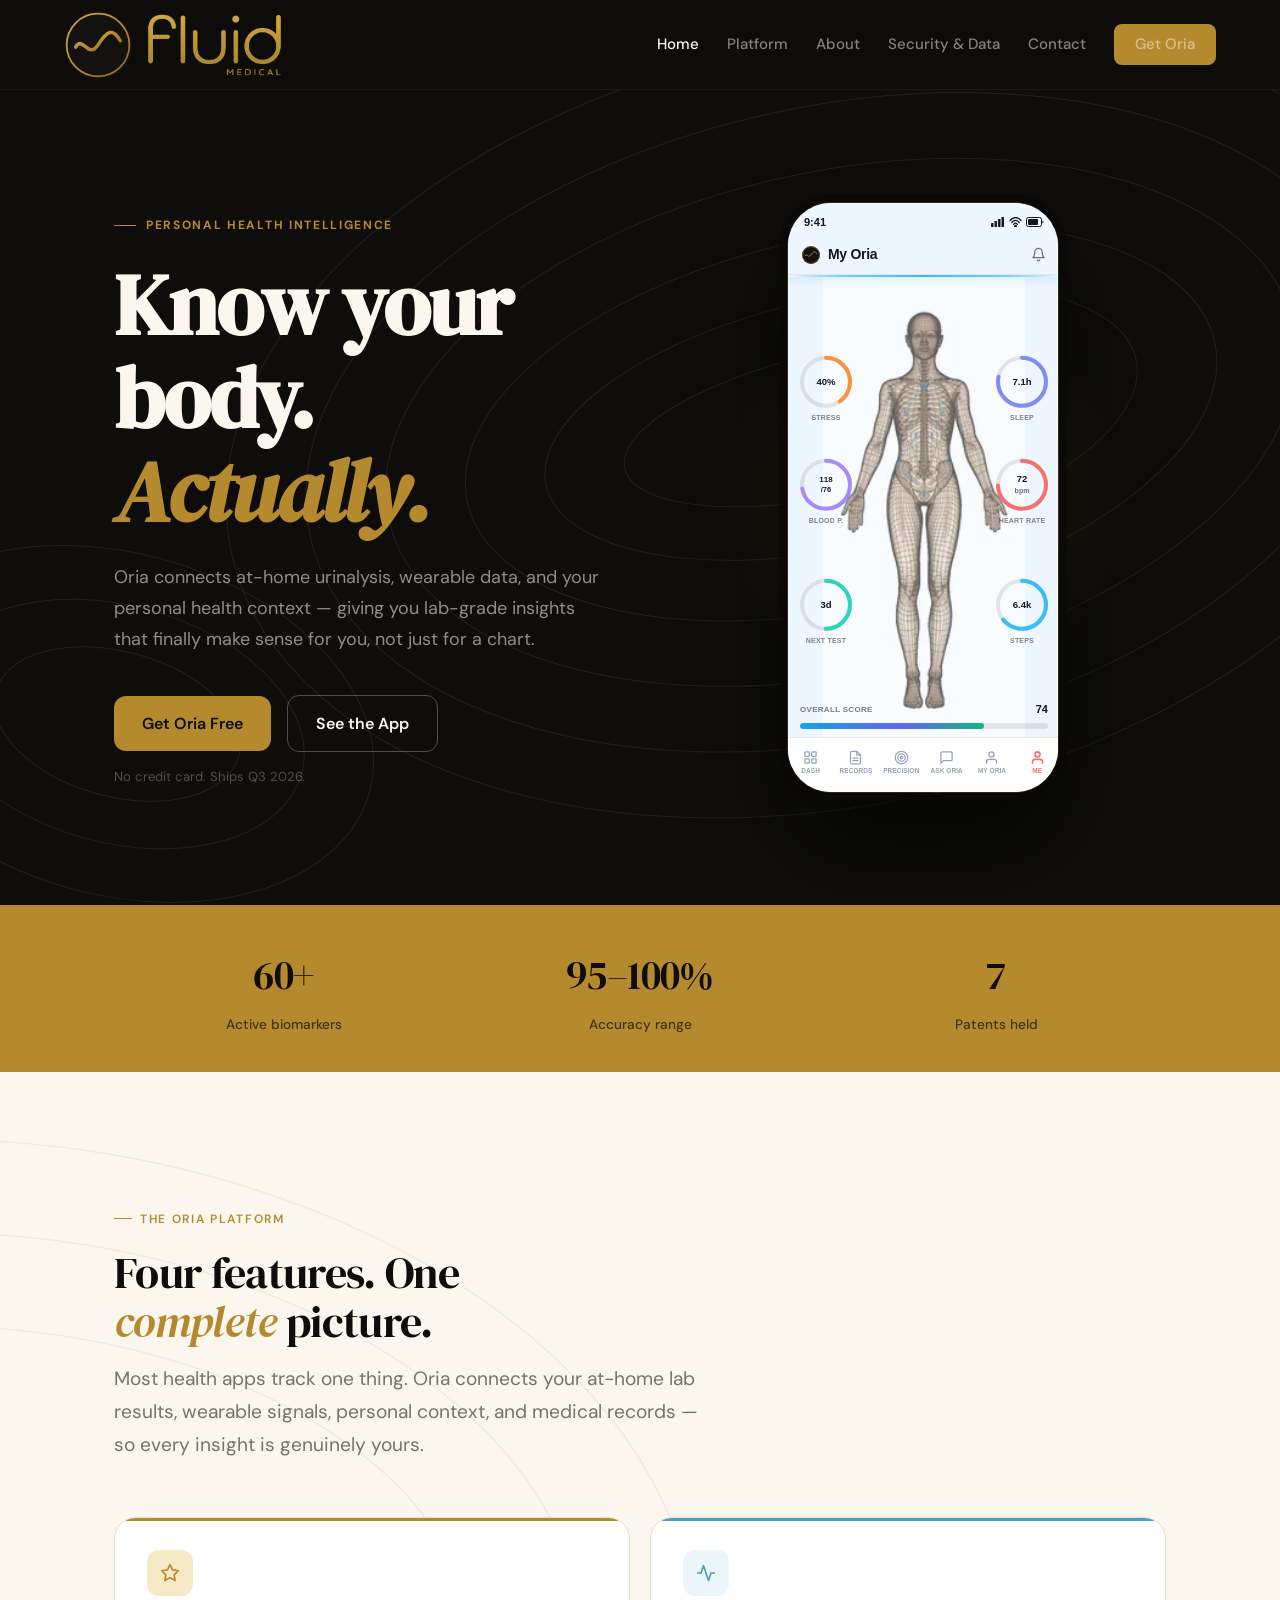
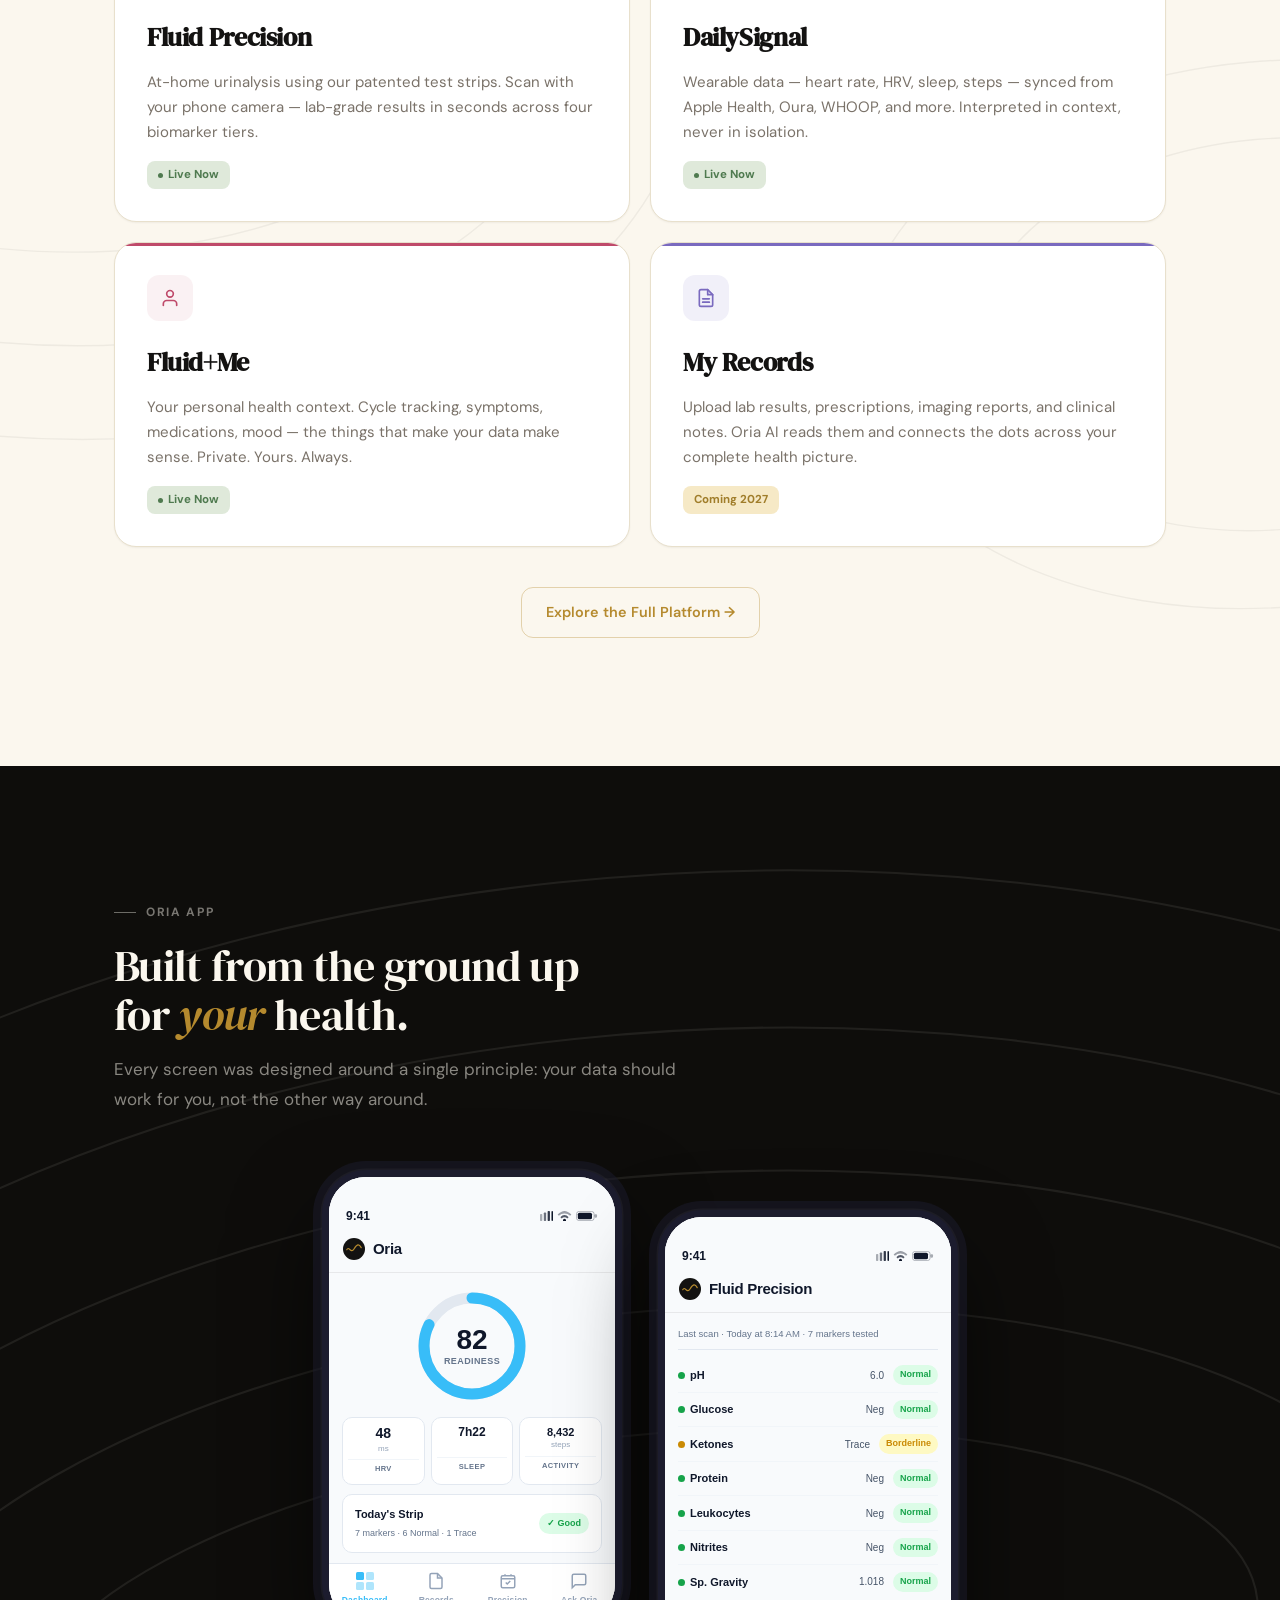
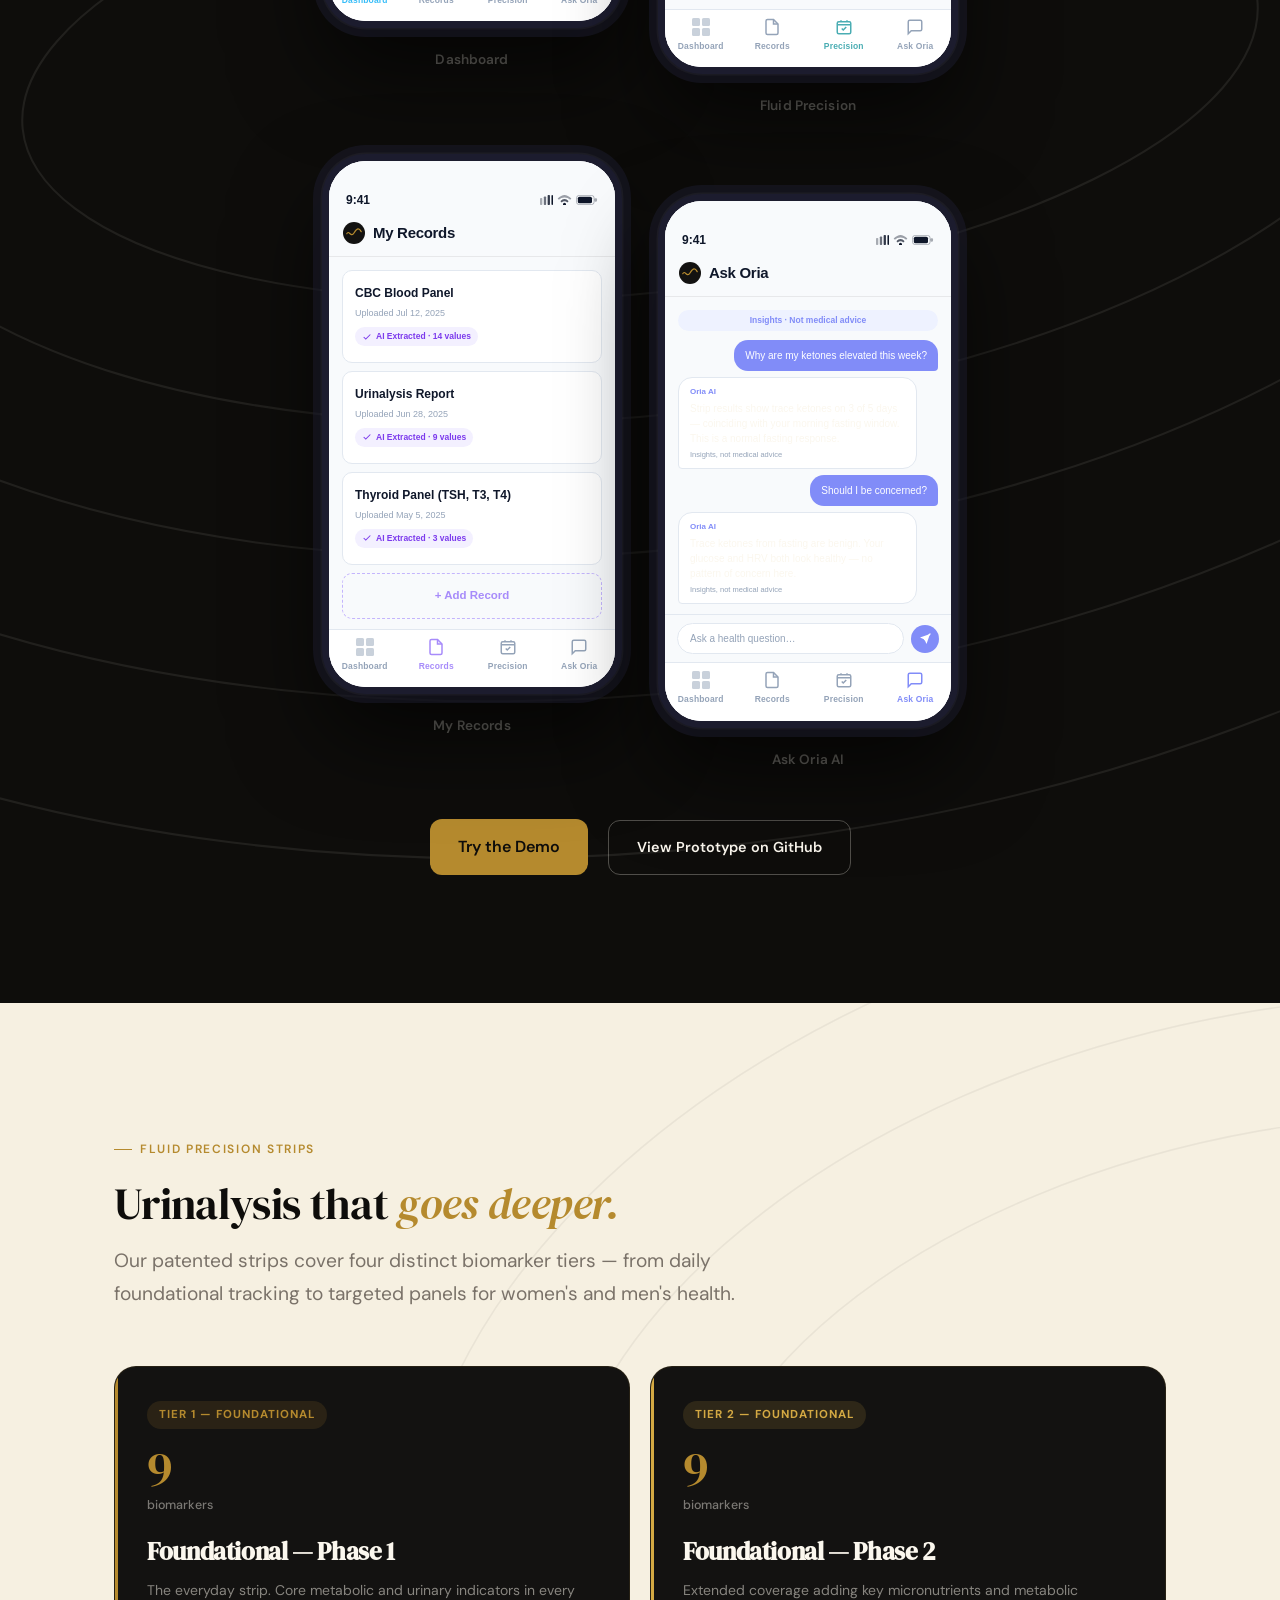
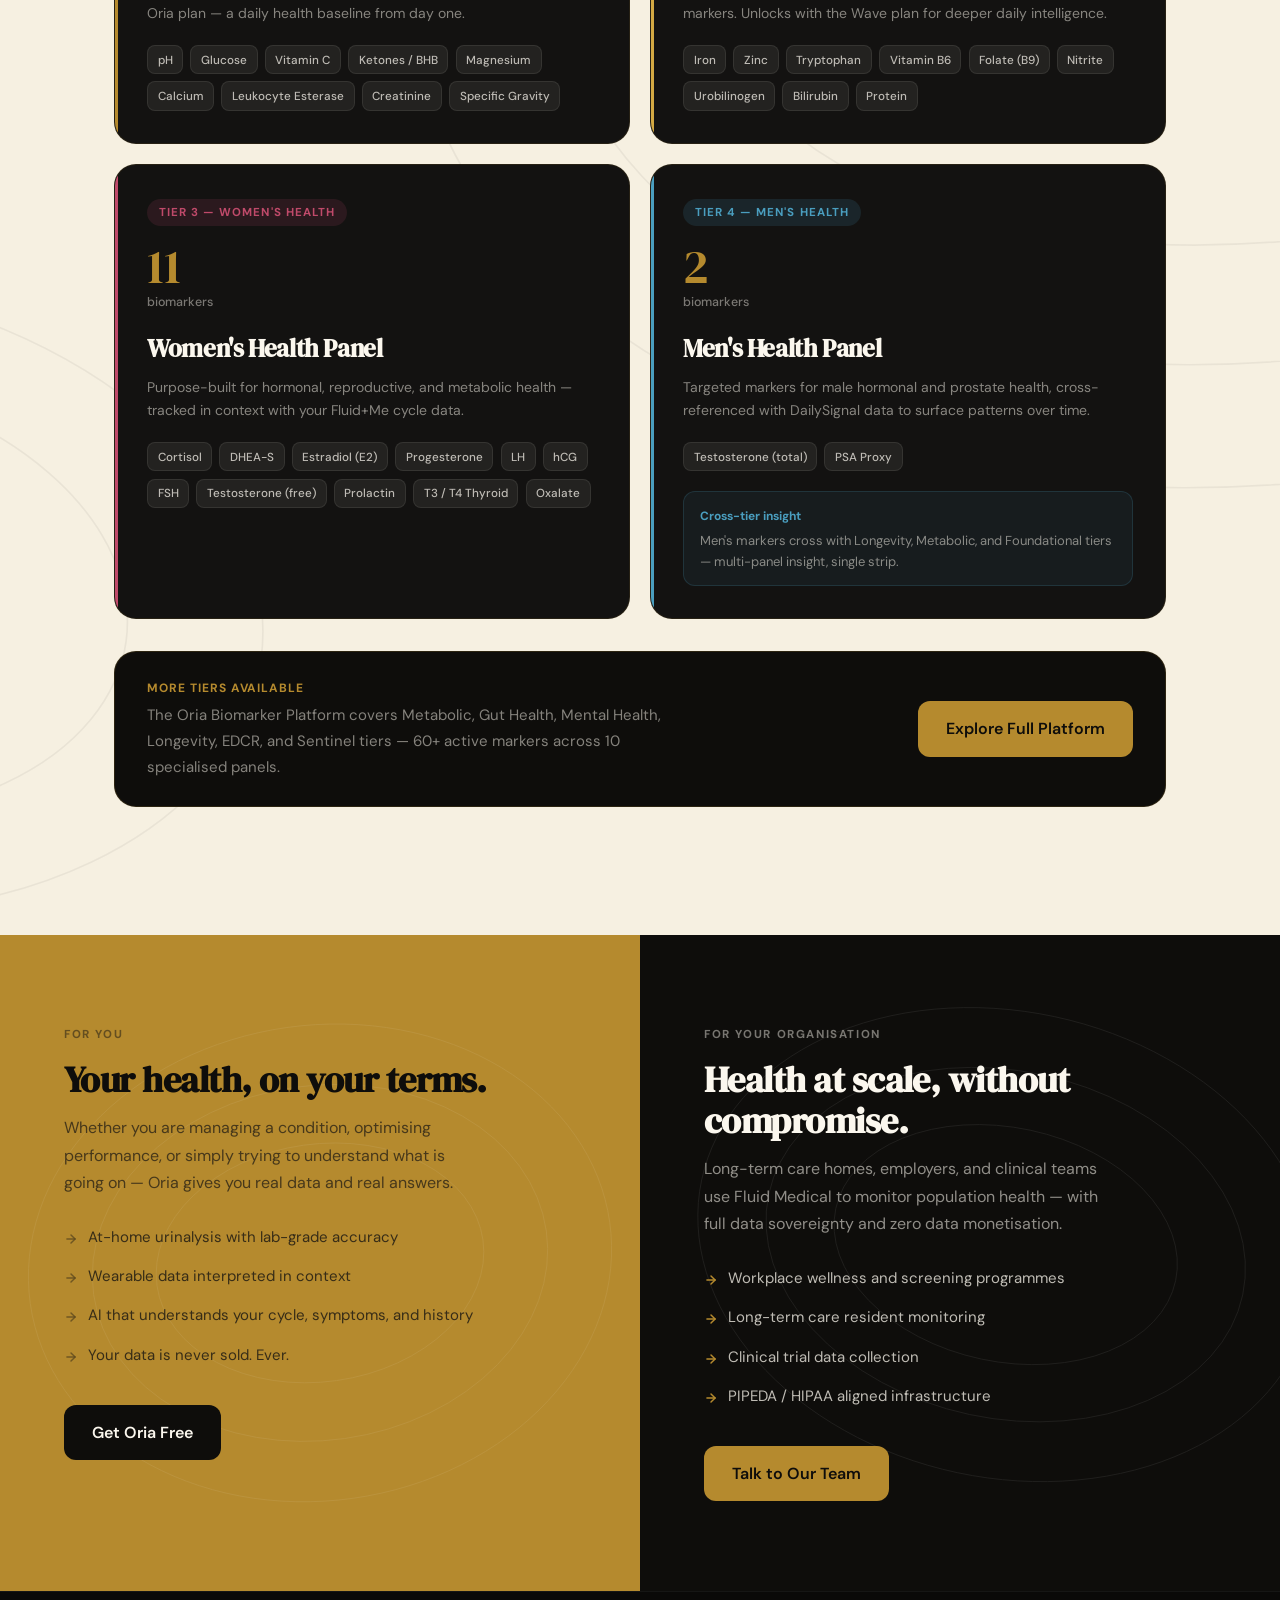
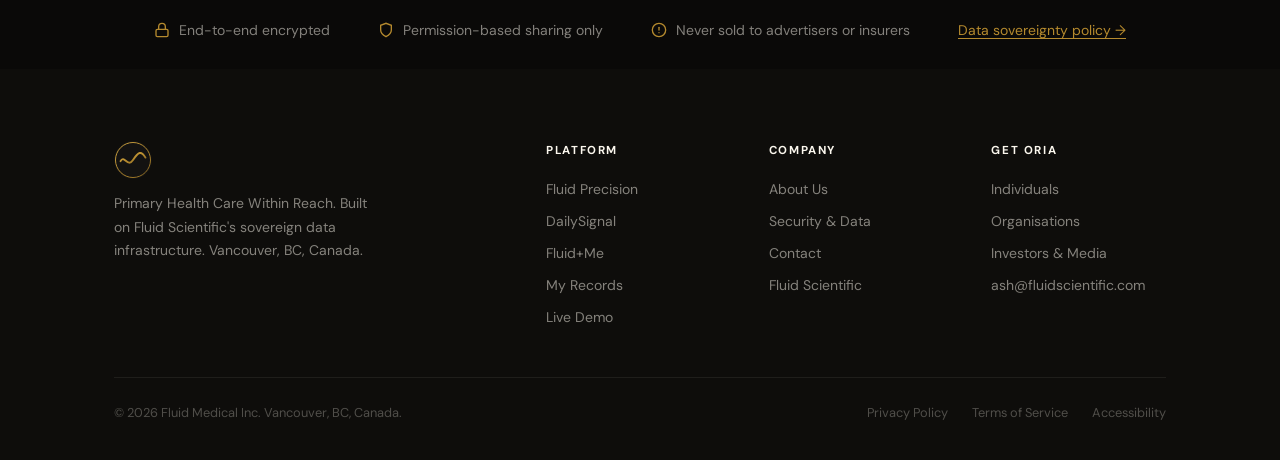
<file: old1505fluidmedical-home.html>
<!DOCTYPE html>
<html lang="en">
<head>
<meta charset="UTF-8">
<meta name="viewport" content="width=device-width, initial-scale=1.0">
<title>Fluid Medical — Know Your Body. Actually.</title>
<link rel="stylesheet" href="colors_and_type.css">
<style>
*,*::before,*::after{box-sizing:border-box;margin:0;padding:0}
html{scroll-behavior:smooth}
body{font-family:var(--fm-font-sans);background:var(--fm-bg);color:var(--fm-fg);line-height:var(--fm-leading-relaxed);-webkit-font-smoothing:antialiased}
img{display:block;max-width:100%}
a{color:inherit;text-decoration:none}
ul{list-style:none}
.container{max-width:var(--fm-container);margin:0 auto;padding:0 clamp(1.5rem,5vw,4rem);position:relative;z-index:1}
.section-pad{padding:clamp(5rem,10vw,9rem) 0}
.topo{position:absolute;inset:0;pointer-events:none;z-index:0;overflow:hidden}
.topo svg{width:100%;height:100%}
.topo--ink{opacity:.08;color:var(--fm-cream-100)}
.topo--cream{opacity:.05;color:var(--fm-ink-800)}

/* NAV */
#nav{position:fixed;top:0;left:0;right:0;z-index:300;height:90px;display:flex;align-items:center;justify-content:space-between;padding:0 clamp(1.5rem,5vw,4rem);background:rgba(14,13,11,.96);backdrop-filter:blur(16px);border-bottom:1px solid rgba(251,247,238,.06);transition:box-shadow .22s}
#nav.scrolled{box-shadow:0 4px 32px rgba(14,13,11,.55)}
.nav-logo{display:flex;align-items:center;gap:11px}
.nav-mark{width:68px;height:68px;flex-shrink:0}
.nav-wordmark{height:68px;width:auto}
.nav-links{display:flex;align-items:center;gap:1.75rem}
.nav-links a{color:rgba(251,247,238,.5);font-size:.9375rem;font-weight:500;transition:color .15s}
.nav-links a:hover,.nav-links a.active{color:var(--fm-cream-100)}
.btn-nav{background:var(--fm-brand);color:var(--fm-ink-900);padding:.5rem 1.3rem;border-radius:var(--fm-r-sm);font-size:.9rem;font-weight:700;transition:background .15s,transform .15s}
.btn-nav:hover{background:var(--fm-brand-hover);transform:translateY(-1px);color:var(--fm-ink-900)}
.hamburger{display:none;flex-direction:column;gap:5px;cursor:pointer;background:none;border:none;padding:4px}
.hamburger span{display:block;width:22px;height:2px;background:var(--fm-cream-100);border-radius:2px}
.mob{display:none;position:fixed;top:90px;left:0;right:0;z-index:299;background:var(--fm-ink-900);padding:1.5rem 2rem 2rem;border-bottom:1px solid rgba(251,247,238,.08);flex-direction:column}
.mob.open{display:flex}
.mob a{color:var(--fm-cream-100);font-size:1rem;font-weight:500;padding:.7rem 0;border-bottom:1px solid rgba(251,247,238,.07)}
.mob .btn-nav{margin-top:.75rem;text-align:center;display:block;border:none}

/* BUTTONS */
.btn{display:inline-flex;align-items:center;gap:8px;padding:.875rem 1.75rem;border-radius:var(--fm-r-md);font-family:var(--fm-font-sans);font-size:1rem;font-weight:600;cursor:pointer;border:none;transition:background .15s,transform .15s,box-shadow .2s;text-decoration:none}
.btn:hover{transform:translateY(-2px);box-shadow:0 8px 28px rgba(20,18,14,.22)}
.btn-brass{background:var(--fm-brand);color:var(--fm-ink-900)}
.btn-brass:hover{background:var(--fm-brand-hover)}
.btn-outline-cream{background:transparent;color:var(--fm-cream-100);border:1.5px solid rgba(251,247,238,.28)}
.btn-outline-cream:hover{border-color:rgba(251,247,238,.7);background:rgba(251,247,238,.06);box-shadow:none}
.btn-ink{background:var(--fm-ink-900);color:var(--fm-cream-100)}
.btn-ink:hover{background:var(--fm-ink-700)}

/* HERO */
.hero{min-height:100vh;display:flex;align-items:center;padding-top:90px;background:var(--fm-ink-900);color:var(--fm-cream-100);position:relative;overflow:hidden}
.hero-inner{display:grid;grid-template-columns:1fr 1fr;gap:5rem;align-items:center;padding:clamp(4rem,10vw,7rem) 0;width:100%}
.hero-eyebrow{display:inline-flex;align-items:center;gap:10px;font-size:.75rem;font-weight:700;letter-spacing:.14em;text-transform:uppercase;color:var(--fm-brand);margin-bottom:1.4rem}
.hero-eyebrow-line{width:22px;height:1px;background:var(--fm-brand)}
.hero h1{font-family:var(--fm-font-display);font-size:clamp(2.8rem,7vw,5.4rem);line-height:1.08;letter-spacing:-.025em;color:var(--fm-cream-100)}
.hero h1 em{font-style:italic;color:var(--fm-brand)}
.hero-sub{font-size:clamp(1rem,1.8vw,1.125rem);color:rgba(251,247,238,.55);max-width:490px;margin:1.5rem 0 2.5rem;line-height:1.72}
.hero-ctas{display:flex;flex-wrap:wrap;gap:1rem;align-items:center}
.hero-note{font-size:.82rem;color:rgba(251,247,238,.28);margin-top:.85rem}
.phone-stage{position:relative;display:flex;justify-content:center}
.phone-glow{position:absolute;top:50%;left:50%;transform:translate(-50%,-50%);width:440px;height:440px;background:radial-gradient(circle,rgba(181,138,46,.2) 0%,transparent 65%);pointer-events:none}
.phone-shell{width:272px;border-radius:44px;border:1.5px solid rgba(181,138,46,.22);box-shadow:0 0 0 8px rgba(10,9,8,.72),0 52px 96px rgba(0,0,0,.6);position:relative;overflow:hidden;z-index:1}
.phone-screenshot{width:100%;display:block}
/* Me screen — inline Oria body-map widget */
@keyframes cpulse{0%,100%{opacity:.28}50%{opacity:.85}}
@keyframes bodyscan{0%{transform:translateY(0)}100%{transform:translateY(458px)}}
.me-screen{width:272px;height:589px;background:#EEF6FF;display:flex;flex-direction:column;overflow:hidden;font-family:'SF Pro Display','Segoe UI',-apple-system,BlinkMacSystemFont,sans-serif}
.me-sb{display:flex;justify-content:space-between;align-items:center;padding:10px 16px 4px;background:#EEF6FF;flex-shrink:0;height:32px}
.me-time{font-size:11px;font-weight:700;color:#0F172A}
.me-sb-r{display:flex;align-items:center;gap:4px;color:#0F172A}
.me-appbar{display:flex;align-items:center;gap:8px;padding:6px 14px;background:#EEF6FF;border-bottom:1px solid rgba(15,23,42,.07);flex-shrink:0;height:40px}
.me-appbar-title{font-size:14px;font-weight:700;color:#0F172A;letter-spacing:-.3px;flex:1}
.me-appbar-icon{color:#64748B}
.me-canvas{flex:1;position:relative;overflow:hidden;background:#EEF6FF}
.me-body-svg{position:absolute;inset:0;width:100%;height:100%}
.me-body-img{position:absolute;top:0;left:50%;transform:translateX(-50%);height:100%;width:auto;filter:invert(1) opacity(.65);pointer-events:none}
.me-cn{fill:rgba(56,170,230,.7);animation:cpulse 3.8s ease-in-out infinite}
.me-ce{stroke:rgba(56,170,230,.32);stroke-width:1;fill:none;animation:cpulse 3.8s ease-in-out .6s infinite}
.me-scan-line{position:absolute;left:0;right:0;top:0;height:2px;background:linear-gradient(90deg,transparent,rgba(56,189,248,.7) 20%,rgba(56,189,248,1) 50%,rgba(56,189,248,.7) 80%,transparent);box-shadow:0 0 8px rgba(56,189,248,.55),0 0 20px rgba(56,189,248,.25);animation:bodyscan 2.5s ease-in-out infinite alternate;pointer-events:none}
.me-node{position:absolute;transform:translate(-50%,-50%);display:flex;flex-direction:column;align-items:center;gap:2px}
.me-ring-wrap{position:relative;width:60px;height:60px}
.me-ring-inner{position:absolute;top:0;left:0;width:60px;height:60px;display:flex;align-items:center;justify-content:center;flex-direction:column;gap:0}
.me-val{font-size:9.5px;font-weight:800;color:#0F172A;line-height:1.15;text-align:center}
.me-lbl{font-size:7px;font-weight:700;color:rgba(15,23,42,.52);letter-spacing:.2px;text-transform:uppercase;text-align:center;line-height:1.2;white-space:nowrap}
.me-score-wrap{position:absolute;bottom:8px;left:12px;right:12px}
.me-score-head{display:flex;justify-content:space-between;align-items:center;margin-bottom:4px}
.me-score-ttl{font-size:8px;font-weight:700;color:rgba(15,23,42,.55);text-transform:uppercase;letter-spacing:.3px}
.me-score-pct{font-size:11px;font-weight:800;color:#0F172A}
.me-score-track{height:6px;background:rgba(15,23,42,.1);border-radius:3px;overflow:hidden}
.me-score-fill{width:74%;height:100%;border-radius:3px;background:linear-gradient(90deg,#0EA5E9,#6366F1 55%,#10B981)}
.me-tabbar{display:flex;border-top:1px solid #E2E8F0;background:#FFFFFF;padding:7px 0 12px;flex-shrink:0;height:55px}
.me-tab{flex:1;display:flex;flex-direction:column;align-items:center;justify-content:center;gap:2px;font-size:6.5px;font-weight:600;color:#94A3B8;letter-spacing:.01em;line-height:1.2}
.me-tab.act{color:#F87171}

/* STATS */
.stats-bar{background:var(--fm-brand);color:var(--fm-ink-900);padding:2.25rem 0}
.stats-inner{display:grid;grid-template-columns:repeat(3,1fr);gap:1rem;text-align:center}
.stat-num{font-family:var(--fm-font-display);font-size:clamp(1.75rem,3.5vw,2.5rem);letter-spacing:-.015em}
.stat-label{font-size:.85rem;opacity:.7;margin-top:.2rem;font-weight:500}

/* PODS */
.pods-grid{display:grid;grid-template-columns:repeat(2,1fr);gap:1.25rem;margin-top:3.5rem}
.pod{border-radius:var(--fm-r-xl);padding:2rem;background:var(--fm-paper);border:1px solid var(--fm-border);box-shadow:var(--fm-shadow-1);position:relative;overflow:hidden;transition:border-color .2s,transform .2s,box-shadow .2s}
.pod::before{content:'';position:absolute;top:0;left:0;right:0;height:3px;border-radius:1.5px}
.pod-1::before{background:var(--fm-brand)}
.pod-2::before{background:#4A9EBF}
.pod-3::before{background:#BF4A6A}
.pod-4::before{background:#7A6ABF}
.pod:hover{border-color:var(--fm-brand);transform:translateY(-4px);box-shadow:var(--fm-shadow-brass)}
.pod-icon{width:46px;height:46px;border-radius:var(--fm-r-md);background:var(--fm-brand-tint);display:flex;align-items:center;justify-content:center;margin-bottom:1.2rem}
.pod-num{font-size:.72rem;font-weight:700;letter-spacing:.14em;text-transform:uppercase;color:var(--fm-brand);margin-bottom:.4rem}
.pod h3{font-family:var(--fm-font-display);font-size:clamp(1.2rem,2vw,1.6rem);letter-spacing:-.015em;margin-bottom:.65rem}
.pod p{font-size:.9375rem;color:var(--fm-fg-muted);line-height:1.68}
.pod-badge{display:inline-flex;align-items:center;gap:5px;font-size:.72rem;font-weight:700;padding:.25rem .7rem;border-radius:var(--fm-r-sm);margin-top:1rem}
.badge-live{background:var(--fm-success-bg);color:var(--fm-success)}
.badge-live::before{content:'';display:block;width:5px;height:5px;border-radius:50%;background:var(--fm-success)}
.badge-soon{background:var(--fm-brand-tint);color:var(--fm-brand-active)}

/* APP SCREENSHOTS — light mode, near life-size */
.screenshots-section{background:var(--fm-bg-inverse);color:var(--fm-cream-100);position:relative;overflow:hidden}
.ss-grid{display:grid;grid-template-columns:repeat(2,300px);gap:2.25rem;margin-top:3.5rem;justify-content:center;align-items:start}
.ss-card{display:flex;flex-direction:column;align-items:center;gap:1.25rem}
.ss-card:nth-child(2n){margin-top:2.5rem}
/* Phone frame — light mode, near life-size (~300px ≈ iPhone at normal display density) */
.ss-frame{width:300px;background:#F8FAFC;border-radius:44px;border:7px solid #1C1C2E;box-shadow:0 0 0 1.5px rgba(255,255,255,.04),0 0 0 9px rgba(28,28,46,.5),0 44px 88px rgba(0,0,0,.65);overflow:hidden;position:relative;font-family:'SF Pro Display','Segoe UI',-apple-system,BlinkMacSystemFont,sans-serif;display:flex;flex-direction:column}
.ss-notch{position:absolute;top:0;left:50%;transform:translateX(-50%);width:100px;height:26px;background:#1C1C2E;border-radius:0 0 18px 18px;z-index:10}
.ss-screen{display:flex;flex-direction:column;background:#F8FAFC;flex:1}
.ss-statusbar{display:flex;justify-content:space-between;align-items:center;padding:29px 17px 5px;background:#F8FAFC}
.ss-time{font-size:12px;font-weight:700;color:#0F172A}
.ss-icons{display:flex;align-items:center;gap:4px;color:#0F172A}
.ss-appbar{display:flex;align-items:center;gap:8px;padding:5px 14px 10px;background:#F8FAFC;border-bottom:1px solid rgba(0,0,0,.07)}
.ss-appbar-logo{width:22px;height:22px;flex-shrink:0}
.ss-appbar-title{font-size:15px;font-weight:700;color:#0F172A;letter-spacing:-.3px}
.ss-content{flex:1;padding:13px 13px 10px}
.ss-tabbar{display:flex;border-top:1px solid #E2E8F0;background:#FFFFFF;padding:8px 0 14px;flex-shrink:0}
.ss-tab{flex:1;display:flex;flex-direction:column;align-items:center;gap:3px;font-size:8.5px;font-weight:600;color:#94A3B8;letter-spacing:.02em}
.ss-tab.act{color:var(--tc)}
.ss-label{font-size:.85rem;font-weight:600;color:rgba(251,247,238,.4);text-align:center;letter-spacing:.01em}
/* Dashboard */
.sd-ring-wrap{display:flex;justify-content:center;margin-bottom:11px;position:relative;line-height:0}
.sd-ring-score{position:absolute;top:50%;left:50%;transform:translate(-50%,-50%);text-align:center;line-height:normal}
.sd-score-num{font-size:28px;font-weight:800;color:#0F172A;line-height:1}
.sd-score-lbl{font-size:9px;color:#64748B;font-weight:600;text-transform:uppercase;letter-spacing:.4px;margin-top:2px}
.sd-metrics{display:grid;grid-template-columns:repeat(3,1fr);gap:6px;margin-bottom:9px}
.sd-metric{background:#FFFFFF;border-radius:10px;padding:8px 5px;text-align:center;border:1px solid #E2E8F0}
.sd-m-val{font-size:14px;font-weight:800;color:#0F172A;line-height:1.1}
.sd-m-unit{font-size:8px;color:#94A3B8;font-weight:500}
.sd-m-lbl{font-size:7.5px;color:#64748B;font-weight:700;text-transform:uppercase;letter-spacing:.4px;margin-top:4px;border-top:1px solid #F1F5F9;padding-top:3px}
.sd-strip-card{background:#FFFFFF;border-radius:10px;padding:10px 12px;border:1px solid #E2E8F0;display:flex;justify-content:space-between;align-items:center}
.sd-strip-title{font-size:11px;font-weight:700;color:#0F172A}
.sd-strip-sub{font-size:9px;color:#64748B;margin-top:2px}
.sd-strip-ok{font-size:9px;font-weight:700;padding:3px 8px;border-radius:20px;background:#DCFCE7;color:#16A34A}
/* Precision */
.sp-scan-meta{font-size:9.5px;color:#64748B;font-weight:500;margin-bottom:8px;padding-bottom:7px;border-bottom:1px solid #E2E8F0}
.sp-row{display:flex;align-items:center;padding:7px 0;border-bottom:1px solid #F1F5F9;gap:5px}
.sp-row:last-child{border-bottom:none}
.sp-dot{width:7px;height:7px;border-radius:50%;flex-shrink:0}
.sp-marker{font-size:11px;font-weight:600;color:#0F172A;flex:1}
.sp-value{font-size:10px;color:#475569;width:44px;text-align:right;margin-right:4px}
.sp-status{font-size:9px;font-weight:700;padding:2px 7px;border-radius:20px;white-space:nowrap}
.sp-norm{background:#DCFCE7;color:#16A34A}
.sp-warn{background:#FEF9C3;color:#CA8A04}
/* Records */
.sr-card{background:#FFFFFF;border-radius:10px;padding:12px;border:1px solid #E2E8F0;margin-bottom:8px}
.sr-card-title{font-size:12px;font-weight:700;color:#0F172A}
.sr-card-date{font-size:9px;color:#94A3B8;margin-top:2px}
.sr-ai-tag{display:inline-flex;align-items:center;gap:4px;font-size:8.5px;font-weight:700;background:#F3F0FF;color:#7C3AED;padding:2px 7px;border-radius:20px;margin-top:6px}
.sr-add{border:1.5px dashed #C4B5FD;border-radius:10px;padding:12px;text-align:center;color:#A78BFA;font-size:11.5px;font-weight:700}
/* Ask Oria */
.sa-disc{font-size:8.5px;font-weight:700;color:#818CF8;background:#EEF2FF;border-radius:20px;padding:3px 10px;text-align:center;margin-bottom:9px;display:inline-block}
.sa-msgs{display:flex;flex-direction:column;gap:6px}
.sa-user{background:#818CF8;color:#FFFFFF;border-radius:14px 14px 4px 14px;padding:8px 11px;font-size:10px;line-height:1.5;align-self:flex-end;max-width:82%}
.sa-ai{background:#FFFFFF;border:1px solid #E2E8F0;border-radius:14px 14px 14px 4px;padding:8px 11px;font-size:10px;line-height:1.5;max-width:92%}
.sa-ai-name{font-size:8px;font-weight:700;color:#818CF8;margin-bottom:3px}
.sa-ai-foot{font-size:7.5px;color:#94A3B8;margin-top:3px}
.sa-input-area{border-top:1px solid #E2E8F0;padding:8px 12px;background:#F8FAFC;display:flex;align-items:center;gap:7px;flex-shrink:0}
.sa-input-pill{flex:1;background:#FFFFFF;border:1px solid #E2E8F0;border-radius:20px;padding:6px 12px;font-size:10px;color:#94A3B8}
.sa-send-btn{width:28px;height:28px;border-radius:50%;background:#818CF8;display:flex;align-items:center;justify-content:center;flex-shrink:0}

/* TIERS */
.tiers-section{background:var(--fm-bg-alt);position:relative;overflow:hidden}
.tiers-grid{display:grid;grid-template-columns:repeat(2,1fr);gap:1.25rem}
.tier-card{border-radius:var(--fm-r-xl);background:var(--fm-surface-inverse);color:var(--fm-cream-100);padding:2rem;border:1px solid rgba(181,138,46,.12);position:relative;overflow:hidden;transition:border-color .2s,transform .2s}
.tier-card::before{content:'';position:absolute;top:0;left:0;width:3px;bottom:0;border-radius:1.5px}
.tc-f1::before{background:var(--fm-brand)}
.tc-f2::before{background:var(--fm-brass-400)}
.tc-wh::before{background:#BF4A6A}
.tc-mh::before{background:#4A9EBF}
.tier-card:hover{border-color:var(--fm-brand);transform:translateY(-4px)}
.tier-pill{display:inline-flex;align-items:center;gap:6px;font-size:.72rem;font-weight:700;letter-spacing:.09em;text-transform:uppercase;padding:.25rem .75rem;border-radius:var(--fm-r-pill);margin-bottom:1rem}
.tp-f1{background:rgba(181,138,46,.14);color:var(--fm-brand)}
.tp-f2{background:rgba(212,169,67,.14);color:var(--fm-brass-400)}
.tp-wh{background:rgba(191,74,106,.14);color:#BF4A6A}
.tp-mh{background:rgba(74,158,191,.14);color:#4A9EBF}
.tier-count{font-family:var(--fm-font-display);font-size:3rem;color:var(--fm-brand);line-height:1;margin-bottom:.1rem}
.tier-count-lbl{font-size:.78rem;color:rgba(251,247,238,.45);font-weight:500;margin-bottom:.85rem}
.tier-card h3{font-family:var(--fm-font-display);font-size:clamp(1.2rem,2vw,1.55rem);letter-spacing:-.015em;margin-bottom:.4rem;color:var(--fm-cream-100)}
.tier-sub{font-size:.875rem;color:rgba(251,247,238,.5);line-height:1.65;margin-bottom:1.25rem}
.markers{display:flex;flex-wrap:wrap;gap:.45rem}
.marker-chip{font-size:.73rem;padding:.22rem .6rem;border-radius:var(--fm-r-sm);background:rgba(251,247,238,.07);color:rgba(251,247,238,.72);font-weight:500;border:1px solid rgba(251,247,238,.08)}
.tiers-cta-band{margin-top:2rem;padding:1.6rem 2rem;background:var(--fm-ink-900);border:1px solid rgba(181,138,46,.18);border-radius:var(--fm-r-xl);display:flex;align-items:center;justify-content:space-between;flex-wrap:wrap;gap:1.5rem}
.tiers-cta-label{font-size:.75rem;font-weight:700;color:var(--fm-brand);text-transform:uppercase;letter-spacing:.08em;margin-bottom:.3rem}
.tiers-cta-desc{color:rgba(251,247,238,.5);font-size:.9375rem;max-width:520px}

/* AUDIENCE */
.audience-grid{display:grid;grid-template-columns:1fr 1fr}
.audience-panel{padding:clamp(3.5rem,7vw,6rem) clamp(2rem,5vw,4.5rem);position:relative;overflow:hidden}
.ap-you{background:var(--fm-brand)}
.ap-org{background:var(--fm-ink-900);color:var(--fm-cream-100)}
.aud-eyebrow{font-size:.72rem;font-weight:700;letter-spacing:.14em;text-transform:uppercase;margin-bottom:.9rem}
.ap-you .aud-eyebrow{color:rgba(19,18,17,.5)}
.ap-org .aud-eyebrow{color:rgba(251,247,238,.45)}
.audience-panel h3{font-family:var(--fm-font-display);font-size:clamp(1.5rem,3vw,2.25rem);letter-spacing:-.015em;line-height:1.15;margin-bottom:.85rem}
.ap-you h3{color:var(--fm-ink-900)}
.ap-org h3{color:var(--fm-cream-100)}
.aud-desc{font-size:1rem;line-height:1.72;margin-bottom:1.75rem;max-width:400px}
.ap-you .aud-desc{color:rgba(19,18,17,.68)}
.ap-org .aud-desc{color:rgba(251,247,238,.55)}
.aud-list{display:flex;flex-direction:column;gap:.6rem;margin-bottom:2rem}
.aud-list li{font-size:.9375rem;display:flex;align-items:flex-start;gap:10px}
.ap-you .aud-list li{color:rgba(19,18,17,.78)}
.ap-org .aud-list li{color:rgba(251,247,238,.75)}
.aud-arr{flex-shrink:0;margin-top:4px;opacity:.55}

/* PRIVACY */
.privacy-strip{background:#0A0908;border-top:1px solid rgba(251,247,238,.05);padding:1.65rem 0}
.privacy-inner{display:flex;align-items:center;justify-content:center;gap:3rem;flex-wrap:wrap}
.privacy-item{display:flex;align-items:center;gap:9px}
.privacy-item span{font-size:.875rem;color:rgba(251,247,238,.5)}
.privacy-icon{color:var(--fm-brand)}
.privacy-link{color:var(--fm-brand);font-size:.875rem;text-decoration:underline;text-underline-offset:3px}

/* FOOTER */
footer{background:var(--fm-ink-900);color:rgba(251,247,238,.5);padding:4.5rem 0 2.25rem}
.footer-grid{display:grid;grid-template-columns:2.2fr 1fr 1fr 1fr;gap:3rem;margin-bottom:2.5rem}
.footer-mark{width:38px;height:38px;margin-bottom:.85rem}
.footer-tagline{font-size:.875rem;line-height:1.65;max-width:265px}
.footer-col h5{color:var(--fm-cream-100);font-size:.72rem;font-weight:700;letter-spacing:.14em;text-transform:uppercase;margin-bottom:1rem}
.footer-col a{display:block;font-size:.875rem;margin-bottom:.5rem;color:rgba(251,247,238,.5);transition:color .15s}
.footer-col a:hover{color:var(--fm-cream-100)}
.footer-bottom{border-top:1px solid rgba(251,247,238,.07);padding-top:1.5rem;display:flex;justify-content:space-between;align-items:center;flex-wrap:wrap;gap:1rem}
.footer-copy{color:rgba(251,247,238,.28);font-size:.8rem}
.footer-legal{display:flex;gap:1.5rem}
.footer-legal a{color:rgba(251,247,238,.28);font-size:.8rem;transition:color .15s}
.footer-legal a:hover{color:rgba(251,247,238,.55)}

/* RESPONSIVE */
@media(max-width:980px){.ss-grid{grid-template-columns:repeat(2,300px)}}
@media(max-width:860px){.hero-inner{grid-template-columns:1fr;gap:3.5rem}.phone-stage{order:-1}.pods-grid{grid-template-columns:1fr}.tiers-grid{grid-template-columns:1fr}.audience-grid{grid-template-columns:1fr}.stats-inner{grid-template-columns:repeat(2,1fr);gap:2rem}.footer-grid{grid-template-columns:1fr 1fr;gap:2rem}}
@media(max-width:640px){.nav-links{display:none}.hamburger{display:flex}.ss-grid{grid-template-columns:minmax(280px,300px)}.ss-card:nth-child(2n){margin-top:0}.footer-grid{grid-template-columns:1fr}.privacy-inner{flex-direction:column;align-items:flex-start;padding:0 2rem;gap:.85rem}.tiers-cta-band{flex-direction:column}}
@media(max-width:440px){.phone-shell{width:240px}.me-screen{transform:scale(0.8824);transform-origin:top left}}
</style>
</head>
<body>

<!-- NAV -->
<nav id="nav">
  <a href="fluidmedical-home.html" class="nav-logo" aria-label="Fluid Medical">
    <div class="nav-mark">
      <svg xmlns="http://www.w3.org/2000/svg" viewBox="0 0 64 64"><defs><linearGradient id="nm" x1="0" y1="0" x2="1" y2="1"><stop offset="0%" stop-color="#D4A943"/><stop offset="55%" stop-color="#B58A2E"/><stop offset="100%" stop-color="#8A6822"/></linearGradient></defs><circle cx="32" cy="32" r="32" fill="#131211"/><circle cx="32" cy="32" r="29.5" fill="none" stroke="url(#nm)" stroke-width="1.6"/><path d="M11 34 C 17 22, 23 46, 32 32 S 46 16, 53 28" fill="none" stroke="url(#nm)" stroke-width="3.2" stroke-linecap="round"/></svg>
    </div>
    <img src="assets/wordmarks/fluid-medical-wordmark-brass.png" alt="Fluid Medical" class="nav-wordmark">
  </a>
  <div class="nav-links">
    <a href="fluidmedical-home.html" class="active">Home</a>
    <a href="fluidmedical-platform.html">Platform</a>
    <a href="fluidmedical-about.html">About</a>
    <a href="fluidmedical-security.html">Security &amp; Data</a>
    <a href="fluidmedical-contact.html">Contact</a>
    <a href="fluidmedical-contact.html" class="btn-nav">Get Oria</a>
  </div>
  <button class="hamburger" onclick="toggleMenu()" aria-label="Menu"><span></span><span></span><span></span></button>
</nav>
<div class="mob" id="mob">
  <a href="fluidmedical-home.html">Home</a>
  <a href="fluidmedical-platform.html">Platform</a>
  <a href="fluidmedical-about.html">About</a>
  <a href="fluidmedical-security.html">Security &amp; Data</a>
  <a href="fluidmedical-contact.html">Contact</a>
  <a href="fluidmedical-contact.html" class="btn-nav">Get Oria</a>
</div>

<!-- HERO -->
<section class="hero" id="home">
  <div class="topo topo--ink">
    <svg xmlns="http://www.w3.org/2000/svg" viewBox="0 0 1400 900" preserveAspectRatio="xMidYMid slice"><g fill="none" stroke="currentColor" stroke-width="1"><ellipse cx="900" cy="420" rx="620" ry="380" transform="rotate(-12 900 420)"/><ellipse cx="900" cy="420" rx="540" ry="315" transform="rotate(-12 900 420)"/><ellipse cx="900" cy="420" rx="460" ry="250" transform="rotate(-12 900 420)"/><ellipse cx="900" cy="420" rx="380" ry="185" transform="rotate(-12 900 420)"/><ellipse cx="900" cy="420" rx="300" ry="125" transform="rotate(-12 900 420)"/><ellipse cx="900" cy="420" rx="220" ry="72" transform="rotate(-12 900 420)"/><ellipse cx="180" cy="720" rx="260" ry="170" transform="rotate(15 180 720)"/><ellipse cx="180" cy="720" rx="190" ry="118" transform="rotate(15 180 720)"/><ellipse cx="180" cy="720" rx="125" ry="72" transform="rotate(15 180 720)"/></g></svg>
  </div>
  <div class="container">
    <div class="hero-inner">
      <div>
        <div class="hero-eyebrow"><span class="hero-eyebrow-line"></span>Personal Health Intelligence</div>
        <h1>Know your body.<br><em>Actually.</em></h1>
        <p class="hero-sub">Oria connects at-home urinalysis, wearable data, and your personal health context — giving you lab-grade insights that finally make sense for you, not just for a chart.</p>
        <div class="hero-ctas">
          <a href="fluidmedical-contact.html" class="btn btn-brass">Get Oria Free</a>
          <a href="fluidmedical-demo.html" class="btn btn-outline-cream">See the App</a>
        </div>
        <p class="hero-note">No credit card. Ships Q3 2026.</p>
      </div>
      <div class="phone-stage">
        <div class="phone-glow"></div>
        <div class="phone-shell">
          <div class="me-screen">
            <!-- Status bar -->
            <div class="me-sb">
              <span class="me-time">9:41</span>
              <div class="me-sb-r">
                <svg width="14" height="10" viewBox="0 0 14 10" fill="currentColor"><rect x="0" y="6" width="2.5" height="4" rx=".4"/><rect x="3.5" y="4" width="2.5" height="6" rx=".4"/><rect x="7" y="2" width="2.5" height="8" rx=".4"/><rect x="10.5" y="0" width="2.5" height="10" rx=".4"/></svg>
                <svg width="13" height="10" viewBox="0 0 13 10" fill="none" stroke="currentColor" stroke-width="1.3" stroke-linecap="round"><path d="M1 3.5C2.8 1.5 4.8.5 6.5.5S10.2 1.5 12 3.5"/><path d="M2.8 5.5C4 4.1 5.2 3.4 6.5 3.4S9 4.1 10.2 5.5"/><path d="M4.6 7.4C5.2 6.6 5.9 6.2 6.5 6.2S7.8 6.6 8.4 7.4"/><circle cx="6.5" cy="9.2" r=".8" fill="currentColor"/></svg>
                <svg width="18" height="10" viewBox="0 0 18 10" fill="none"><rect x=".5" y=".5" width="15" height="9" rx="2" stroke="currentColor" stroke-width="1"/><path d="M16.5 3.5v3c.55-.18 1-.72 1-1.5s-.45-1.32-1-1.5z" fill="currentColor"/><rect x="2" y="2" width="10" height="6" rx="1" fill="currentColor"/></svg>
              </div>
            </div>
            <!-- App bar -->
            <div class="me-appbar">
              <svg width="18" height="18" xmlns="http://www.w3.org/2000/svg" viewBox="0 0 64 64"><defs><linearGradient id="hmg" x1="0" y1="0" x2="1" y2="1"><stop offset="0%" stop-color="#D4A943"/><stop offset="100%" stop-color="#8A6822"/></linearGradient></defs><circle cx="32" cy="32" r="32" fill="#131211"/><circle cx="32" cy="32" r="29.5" fill="none" stroke="url(#hmg)" stroke-width="1.6"/><path d="M11 34C17 22 23 46 32 32s14-16 21-4" fill="none" stroke="url(#hmg)" stroke-width="3.2" stroke-linecap="round"/></svg>
              <span class="me-appbar-title">My Oria</span>
              <svg class="me-appbar-icon" width="15" height="15" viewBox="0 0 24 24" fill="none" stroke="currentColor" stroke-width="2" stroke-linecap="round" stroke-linejoin="round"><path d="M18 8A6 6 0 0 0 6 8c0 7-3 9-3 9h18s-3-2-3-9"/><path d="M13.73 21a2 2 0 0 1-3.46 0"/></svg>
            </div>
            <!-- Canvas -->
            <div class="me-canvas">
              <!-- Body image (real anatomica SVG) -->
              <img class="me-body-img" src="[data-uri]" aria-hidden="true">
              <!-- Constellation + scan SVG overlay -->
              <svg class="me-body-svg" viewBox="0 0 272 462" xmlns="http://www.w3.org/2000/svg" preserveAspectRatio="xMidYMid meet">
                <!-- Constellation nodes -->
                <circle class="me-cn" cx="136" cy="110" r="2.2"/>
                <circle class="me-cn" cx="117" cy="137" r="1.8" style="animation-delay:.4s"/>
                <circle class="me-cn" cx="155" cy="137" r="1.8" style="animation-delay:.8s"/>
                <circle class="me-cn" cx="110" cy="188" r="1.6" style="animation-delay:.2s"/>
                <circle class="me-cn" cx="162" cy="188" r="1.6" style="animation-delay:1.1s"/>
                <circle class="me-cn" cx="136" cy="220" r="2" style="animation-delay:.65s"/>
                <circle class="me-cn" cx="128" cy="160" r="1.4" style="animation-delay:.9s"/>
                <circle class="me-cn" cx="144" cy="160" r="1.4" style="animation-delay:1.3s"/>
                <!-- Constellation edges -->
                <line class="me-ce" x1="136" y1="110" x2="117" y2="137"/>
                <line class="me-ce" x1="136" y1="110" x2="155" y2="137"/>
                <line class="me-ce" x1="117" y1="137" x2="128" y2="160"/>
                <line class="me-ce" x1="155" y1="137" x2="144" y2="160"/>
                <line class="me-ce" x1="128" y1="160" x2="110" y2="188"/>
                <line class="me-ce" x1="144" y1="160" x2="162" y2="188"/>
                <line class="me-ce" x1="110" y1="188" x2="136" y2="220"/>
                <line class="me-ce" x1="162" y1="188" x2="136" y2="220"/>
              </svg>
              <!-- Animated scan line -->
              <div class="me-scan-line"></div>
              <!-- Metric node 1: Stress -->
              <div class="me-node" style="left:38px;top:112px">
                <div class="me-ring-wrap">
                  <svg width="60" height="60" viewBox="0 0 60 60"><circle cx="30" cy="30" r="24" fill="none" stroke="rgba(15,23,42,.1)" stroke-width="4"/><circle cx="30" cy="30" r="24" fill="none" stroke="#FB923C" stroke-width="4" stroke-dasharray="150.8" stroke-dashoffset="90.5" stroke-linecap="round" transform="rotate(-90 30 30)"/></svg>
                  <div class="me-ring-inner"><div class="me-val">40%</div></div>
                </div>
                <div class="me-lbl">STRESS</div>
              </div>
              <!-- Metric node 2: Sleep -->
              <div class="me-node" style="left:234px;top:112px">
                <div class="me-ring-wrap">
                  <svg width="60" height="60" viewBox="0 0 60 60"><circle cx="30" cy="30" r="24" fill="none" stroke="rgba(15,23,42,.1)" stroke-width="4"/><circle cx="30" cy="30" r="24" fill="none" stroke="#818CF8" stroke-width="4" stroke-dasharray="150.8" stroke-dashoffset="33.2" stroke-linecap="round" transform="rotate(-90 30 30)"/></svg>
                  <div class="me-ring-inner"><div class="me-val">7.1h</div></div>
                </div>
                <div class="me-lbl">SLEEP</div>
              </div>
              <!-- Metric node 3: Blood Pressure -->
              <div class="me-node" style="left:38px;top:215px">
                <div class="me-ring-wrap">
                  <svg width="60" height="60" viewBox="0 0 60 60"><circle cx="30" cy="30" r="24" fill="none" stroke="rgba(15,23,42,.1)" stroke-width="4"/><circle cx="30" cy="30" r="24" fill="none" stroke="#A78BFA" stroke-width="4" stroke-dasharray="150.8" stroke-dashoffset="42.2" stroke-linecap="round" transform="rotate(-90 30 30)"/></svg>
                  <div class="me-ring-inner"><div class="me-val" style="font-size:8px;line-height:1.3">118<br><span style="font-size:7.5px">/76</span></div></div>
                </div>
                <div class="me-lbl">BLOOD P.</div>
              </div>
              <!-- Metric node 4: Heart Rate -->
              <div class="me-node" style="left:234px;top:215px">
                <div class="me-ring-wrap">
                  <svg width="60" height="60" viewBox="0 0 60 60"><circle cx="30" cy="30" r="24" fill="none" stroke="rgba(15,23,42,.1)" stroke-width="4"/><circle cx="30" cy="30" r="24" fill="none" stroke="#F87171" stroke-width="4" stroke-dasharray="150.8" stroke-dashoffset="39.2" stroke-linecap="round" transform="rotate(-90 30 30)"/></svg>
                  <div class="me-ring-inner"><div class="me-val">72<br><span style="font-size:7px;font-weight:600;color:#64748B">bpm</span></div></div>
                </div>
                <div class="me-lbl">HEART RATE</div>
              </div>
              <!-- Metric node 5: Next Test -->
              <div class="me-node" style="left:38px;top:335px">
                <div class="me-ring-wrap">
                  <svg width="60" height="60" viewBox="0 0 60 60"><circle cx="30" cy="30" r="24" fill="none" stroke="rgba(15,23,42,.1)" stroke-width="4"/><circle cx="30" cy="30" r="24" fill="none" stroke="#2DD4BF" stroke-width="4" stroke-dasharray="150.8" stroke-dashoffset="75.4" stroke-linecap="round" transform="rotate(-90 30 30)"/></svg>
                  <div class="me-ring-inner"><div class="me-val">3d</div></div>
                </div>
                <div class="me-lbl">NEXT TEST</div>
              </div>
              <!-- Metric node 6: Steps -->
              <div class="me-node" style="left:234px;top:335px">
                <div class="me-ring-wrap">
                  <svg width="60" height="60" viewBox="0 0 60 60"><circle cx="30" cy="30" r="24" fill="none" stroke="rgba(15,23,42,.1)" stroke-width="4"/><circle cx="30" cy="30" r="24" fill="none" stroke="#38BDF8" stroke-width="4" stroke-dasharray="150.8" stroke-dashoffset="54.3" stroke-linecap="round" transform="rotate(-90 30 30)"/></svg>
                  <div class="me-ring-inner"><div class="me-val">6.4k</div></div>
                </div>
                <div class="me-lbl">STEPS</div>
              </div>
              <!-- Overall Score bar -->
              <div class="me-score-wrap">
                <div class="me-score-head"><span class="me-score-ttl">Overall Score</span><span class="me-score-pct">74</span></div>
                <div class="me-score-track"><div class="me-score-fill"></div></div>
              </div>
            </div>
            <!-- Tab bar -->
            <div class="me-tabbar">
              <div class="me-tab">
                <svg width="15" height="15" viewBox="0 0 24 24" fill="none" stroke="currentColor" stroke-width="2" stroke-linecap="round" stroke-linejoin="round"><rect x="3" y="3" width="7" height="7" rx="1"/><rect x="14" y="3" width="7" height="7" rx="1"/><rect x="3" y="14" width="7" height="7" rx="1"/><rect x="14" y="14" width="7" height="7" rx="1"/></svg>
                DASH
              </div>
              <div class="me-tab">
                <svg width="15" height="15" viewBox="0 0 24 24" fill="none" stroke="currentColor" stroke-width="2" stroke-linecap="round" stroke-linejoin="round"><path d="M14 2H6a2 2 0 0 0-2 2v16a2 2 0 0 0 2 2h12a2 2 0 0 0 2-2V8z"/><polyline points="14,2 14,8 20,8"/><line x1="16" y1="13" x2="8" y2="13"/><line x1="16" y1="17" x2="8" y2="17"/></svg>
                RECORDS
              </div>
              <div class="me-tab">
                <svg width="15" height="15" viewBox="0 0 24 24" fill="none" stroke="currentColor" stroke-width="2" stroke-linecap="round" stroke-linejoin="round"><circle cx="12" cy="12" r="10"/><circle cx="12" cy="12" r="6"/><circle cx="12" cy="12" r="2"/></svg>
                PRECISION
              </div>
              <div class="me-tab">
                <svg width="15" height="15" viewBox="0 0 24 24" fill="none" stroke="currentColor" stroke-width="2" stroke-linecap="round" stroke-linejoin="round"><path d="M21 15a2 2 0 0 1-2 2H7l-4 4V5a2 2 0 0 1 2-2h14a2 2 0 0 1 2 2z"/></svg>
                ASK ORIA
              </div>
              <div class="me-tab">
                <svg width="15" height="15" viewBox="0 0 24 24" fill="none" stroke="currentColor" stroke-width="2" stroke-linecap="round" stroke-linejoin="round"><path d="M20 21v-2a4 4 0 0 0-4-4H8a4 4 0 0 0-4 4v2"/><circle cx="12" cy="7" r="4"/></svg>
                MY ORIA
              </div>
              <div class="me-tab act">
                <svg width="15" height="15" viewBox="0 0 24 24" fill="none" stroke="currentColor" stroke-width="2.5" stroke-linecap="round" stroke-linejoin="round"><path d="M20 21v-2a4 4 0 0 0-4-4H8a4 4 0 0 0-4 4v2"/><circle cx="12" cy="7" r="4"/></svg>
                ME
              </div>
            </div>
          </div>
        </div>
      </div>
    </div>
  </div>
</section>

<!-- STATS -->
<div class="stats-bar">
  <div class="container">
    <div class="stats-inner">
      <div><div class="stat-num">60+</div><div class="stat-label">Active biomarkers</div></div>
      <div><div class="stat-num">95–100%</div><div class="stat-label">Accuracy range</div></div>
      <div><div class="stat-num">7</div><div class="stat-label">Patents held</div></div>
    </div>
  </div>
</div>

<!-- PODS -->
<section class="section-pad" id="platform" style="position:relative;overflow:hidden;">
  <div class="topo topo--cream">
    <svg xmlns="http://www.w3.org/2000/svg" viewBox="0 0 1400 900" preserveAspectRatio="xMidYMid slice"><g fill="none" stroke="currentColor" stroke-width="1"><ellipse cx="260" cy="360" rx="480" ry="310" transform="rotate(7 260 360)"/><ellipse cx="260" cy="360" rx="400" ry="245" transform="rotate(7 260 360)"/><ellipse cx="260" cy="360" rx="320" ry="180" transform="rotate(7 260 360)"/><ellipse cx="1140" cy="600" rx="290" ry="190" transform="rotate(-5 1140 600)"/><ellipse cx="1140" cy="600" rx="210" ry="136" transform="rotate(-5 1140 600)"/></g></svg>
  </div>
  <div class="container">
    <div style="max-width:600px;">
      <div class="fm-eyebrow" style="margin-bottom:1.25rem;">The Oria Platform</div>
      <h2 class="fm-h2">Four features. One <em>complete</em> picture.</h2>
      <p class="fm-lead" style="margin-top:1rem;">Most health apps track one thing. Oria connects your at-home lab results, wearable signals, personal context, and medical records — so every insight is genuinely yours.</p>
    </div>
    <div class="pods-grid">
      <div class="pod pod-1">
        <div class="pod-icon"><svg width="20" height="20" viewBox="0 0 24 24" fill="none" stroke="var(--fm-brand)" stroke-width="2" stroke-linecap="round" stroke-linejoin="round"><path d="M12 2l3.09 6.26L22 9.27l-5 4.87 1.18 6.88L12 17.77l-6.18 3.25L7 14.14 2 9.27l6.91-1.01L12 2z"/></svg></div>
        <h3>Fluid Precision</h3>
        <p>At-home urinalysis using our patented test strips. Scan with your phone camera — lab-grade results in seconds across four biomarker tiers.</p>
        <div class="pod-badge badge-live">Live Now</div>
      </div>
      <div class="pod pod-2">
        <div class="pod-icon" style="background:rgba(74,158,191,.1)"><svg width="20" height="20" viewBox="0 0 24 24" fill="none" stroke="#4A9EBF" stroke-width="2" stroke-linecap="round" stroke-linejoin="round"><polyline points="22 12 18 12 15 21 9 3 6 12 2 12"/></svg></div>
        <h3>DailySignal</h3>
        <p>Wearable data — heart rate, HRV, sleep, steps — synced from Apple Health, Oura, WHOOP, and more. Interpreted in context, never in isolation.</p>
        <div class="pod-badge badge-live">Live Now</div>
      </div>
      <div class="pod pod-3">
        <div class="pod-icon" style="background:rgba(191,74,106,.08)"><svg width="20" height="20" viewBox="0 0 24 24" fill="none" stroke="#BF4A6A" stroke-width="2" stroke-linecap="round" stroke-linejoin="round"><path d="M20 21v-2a4 4 0 00-4-4H8a4 4 0 00-4 4v2"/><circle cx="12" cy="7" r="4"/></svg></div>
        <h3>Fluid+Me</h3>
        <p>Your personal health context. Cycle tracking, symptoms, medications, mood — the things that make your data make sense. Private. Yours. Always.</p>
        <div class="pod-badge badge-live">Live Now</div>
      </div>
      <div class="pod pod-4">
        <div class="pod-icon" style="background:rgba(122,106,191,.1)"><svg width="20" height="20" viewBox="0 0 24 24" fill="none" stroke="#7A6ABF" stroke-width="2" stroke-linecap="round" stroke-linejoin="round"><path d="M14 2H6a2 2 0 00-2 2v16a2 2 0 002 2h12a2 2 0 002-2V8z"/><polyline points="14 2 14 8 20 8"/><line x1="16" y1="13" x2="8" y2="13"/><line x1="16" y1="17" x2="8" y2="17"/></svg></div>
        <h3>My Records</h3>
        <p>Upload lab results, prescriptions, imaging reports, and clinical notes. Oria AI reads them and connects the dots across your complete health picture.</p>
        <div class="pod-badge badge-soon">Coming 2027</div>
      </div>
    </div>
    <div style="margin-top:2.5rem;text-align:center;">
      <a href="fluidmedical-platform.html" class="btn" style="background:transparent;color:var(--fm-brand);border:1.5px solid rgba(181,138,46,.35);padding:.75rem 1.5rem;font-size:.9rem">Explore the Full Platform →</a>
    </div>
  </div>
</section>

<!-- APP SCREENSHOTS — light mode, near life-size -->
<section class="screenshots-section section-pad" id="app">
  <div class="topo topo--ink">
    <svg xmlns="http://www.w3.org/2000/svg" viewBox="0 0 1400 900" preserveAspectRatio="xMidYMid slice"><g fill="none" stroke="currentColor" stroke-width="1"><ellipse cx="700" cy="440" rx="650" ry="385" transform="rotate(-6 700 440)"/><ellipse cx="700" cy="440" rx="562" ry="308" transform="rotate(-6 700 440)"/><ellipse cx="700" cy="440" rx="476" ry="238" transform="rotate(-6 700 440)"/><ellipse cx="700" cy="440" rx="390" ry="172" transform="rotate(-6 700 440)"/><ellipse cx="700" cy="440" rx="304" ry="112" transform="rotate(-6 700 440)"/></g></svg>
  </div>
  <div class="container">
    <div style="max-width:600px;">
      <div style="display:inline-flex;align-items:center;gap:10px;font-size:.75rem;font-weight:700;letter-spacing:.14em;text-transform:uppercase;color:rgba(251,247,238,.45);margin-bottom:1.25rem;"><span style="display:inline-block;width:22px;height:1px;background:rgba(251,247,238,.4)"></span>Oria App</div>
      <h2 class="fm-h2" style="color:var(--fm-cream-100);">Built from the ground up<br>for <em>your</em> health.</h2>
      <p style="margin-top:1rem;color:rgba(251,247,238,.52);font-size:1.0625rem;line-height:1.72;">Every screen was designed around a single principle: your data should work for you, not the other way around.</p>
    </div>

    <div class="ss-grid">

      <!-- ══ PHONE 1: DASHBOARD ══ -->
      <div class="ss-card">
        <div class="ss-frame">
          <div class="ss-screen">
            <div class="ss-statusbar">
              <span class="ss-time">9:41</span>
              <span class="ss-icons">
                <svg width="13" height="10" viewBox="0 0 17 13" fill="currentColor"><rect x="0" y="4" width="3" height="9" rx="1" opacity=".35"/><rect x="5" y="2" width="3" height="11" rx="1" opacity=".6"/><rect x="10" y="0" width="3" height="13" rx="1" opacity=".85"/><rect x="15" y="0" width="2" height="13" rx="1"/></svg>
                <svg width="15" height="10" viewBox="0 0 24 16" fill="currentColor"><path d="M1 5.5C4.8 2 8.7 0 12 0s7.2 2 11 5.5l-2 2A13 13 0 0012 4a13 13 0 00-9 3.5L1 5.5z" opacity=".4"/><path d="M5.5 10C7.5 7.8 9.6 6.5 12 6.5s4.5 1.3 6.5 3.5l-2 2A7 7 0 0012 10a7 7 0 00-4.5 2L5.5 10z" opacity=".7"/><circle cx="12" cy="15" r="2.5"/></svg>
                <svg width="22" height="10" viewBox="0 0 26 12" fill="currentColor"><rect x=".5" y=".5" width="21" height="11" rx="3" fill="none" stroke="currentColor" stroke-width="1" opacity=".35"/><rect x="22" y="4" width="3" height="4" rx="1" opacity=".35"/><rect x="2" y="2" width="17" height="8" rx="2"/></svg>
              </span>
            </div>
            <div class="ss-appbar">
              <svg class="ss-appbar-logo" xmlns="http://www.w3.org/2000/svg" viewBox="0 0 64 64"><circle cx="32" cy="32" r="32" fill="#131211"/><path d="M11 34 C 17 22, 23 46, 32 32 S 46 16, 53 28" fill="none" stroke="#B58A2E" stroke-width="3.5" stroke-linecap="round"/></svg>
              <span class="ss-appbar-title">Oria</span>
            </div>
            <div class="ss-content">
              <!-- Health Readiness ring -->
              <div class="sd-ring-wrap">
                <svg width="120" height="120" viewBox="0 0 120 120">
                  <circle cx="60" cy="60" r="48" fill="none" stroke="#E2E8F0" stroke-width="11"/>
                  <circle cx="60" cy="60" r="48" fill="none" stroke="#38BDF8" stroke-width="11" stroke-dasharray="302" stroke-dashoffset="54" stroke-linecap="round" transform="rotate(-90 60 60)"/>
                </svg>
                <div class="sd-ring-score">
                  <div class="sd-score-num">82</div>
                  <div class="sd-score-lbl">Readiness</div>
                </div>
              </div>
              <!-- Metrics -->
              <div class="sd-metrics">
                <div class="sd-metric">
                  <div class="sd-m-val">48</div>
                  <div class="sd-m-unit">ms</div>
                  <div class="sd-m-lbl">HRV</div>
                </div>
                <div class="sd-metric">
                  <div class="sd-m-val" style="font-size:12px">7h22</div>
                  <div class="sd-m-unit">&nbsp;</div>
                  <div class="sd-m-lbl">Sleep</div>
                </div>
                <div class="sd-metric">
                  <div class="sd-m-val" style="font-size:11px">8,432</div>
                  <div class="sd-m-unit">steps</div>
                  <div class="sd-m-lbl">Activity</div>
                </div>
              </div>
              <!-- Today's strip -->
              <div class="sd-strip-card">
                <div>
                  <div class="sd-strip-title">Today's Strip</div>
                  <div class="sd-strip-sub">7 markers · 6 Normal · 1 Trace</div>
                </div>
                <div class="sd-strip-ok">✓ Good</div>
              </div>
            </div>
            <div class="ss-tabbar">
              <div class="ss-tab act" style="--tc:#38BDF8">
                <svg width="18" height="18" viewBox="0 0 18 18" fill="currentColor"><rect x="0" y="0" width="8" height="8" rx="1.5"/><rect x="10" y="0" width="8" height="8" rx="1.5" opacity=".4"/><rect x="10" y="10" width="8" height="8" rx="1.5" opacity=".4"/><rect x="0" y="10" width="8" height="8" rx="1.5" opacity=".4"/></svg>
                Dashboard
              </div>
              <div class="ss-tab">
                <svg width="18" height="18" viewBox="0 0 24 24" fill="none" stroke="currentColor" stroke-width="2"><path d="M14 2H6a2 2 0 00-2 2v16a2 2 0 002 2h12a2 2 0 002-2V8z"/><polyline points="14 2 14 8 20 8"/></svg>
                Records
              </div>
              <div class="ss-tab">
                <svg width="18" height="18" viewBox="0 0 24 24" fill="none" stroke="currentColor" stroke-width="2"><path d="M8 3v2m8-2v2M3 9h18M5 5h14a2 2 0 012 2v12a2 2 0 01-2 2H5a2 2 0 01-2-2V7a2 2 0 012-2z"/><path d="M9 14l2 2 4-4"/></svg>
                Precision
              </div>
              <div class="ss-tab">
                <svg width="18" height="18" viewBox="0 0 24 24" fill="none" stroke="currentColor" stroke-width="2"><path d="M21 15a2 2 0 01-2 2H7l-4 4V5a2 2 0 012-2h14a2 2 0 012 2z"/></svg>
                Ask Oria
              </div>
            </div>
          </div>
        </div>
        <div class="ss-label">Dashboard</div>
      </div>

      <!-- ══ PHONE 2: FLUID PRECISION ══ -->
      <div class="ss-card">
        <div class="ss-frame">
          <div class="ss-screen">
            <div class="ss-statusbar">
              <span class="ss-time">9:41</span>
              <span class="ss-icons">
                <svg width="13" height="10" viewBox="0 0 17 13" fill="currentColor"><rect x="0" y="4" width="3" height="9" rx="1" opacity=".35"/><rect x="5" y="2" width="3" height="11" rx="1" opacity=".6"/><rect x="10" y="0" width="3" height="13" rx="1" opacity=".85"/><rect x="15" y="0" width="2" height="13" rx="1"/></svg>
                <svg width="15" height="10" viewBox="0 0 24 16" fill="currentColor"><path d="M1 5.5C4.8 2 8.7 0 12 0s7.2 2 11 5.5l-2 2A13 13 0 0012 4a13 13 0 00-9 3.5L1 5.5z" opacity=".4"/><path d="M5.5 10C7.5 7.8 9.6 6.5 12 6.5s4.5 1.3 6.5 3.5l-2 2A7 7 0 0012 10a7 7 0 00-4.5 2L5.5 10z" opacity=".7"/><circle cx="12" cy="15" r="2.5"/></svg>
                <svg width="22" height="10" viewBox="0 0 26 12" fill="currentColor"><rect x=".5" y=".5" width="21" height="11" rx="3" fill="none" stroke="currentColor" stroke-width="1" opacity=".35"/><rect x="22" y="4" width="3" height="4" rx="1" opacity=".35"/><rect x="2" y="2" width="17" height="8" rx="2"/></svg>
              </span>
            </div>
            <div class="ss-appbar">
              <svg class="ss-appbar-logo" xmlns="http://www.w3.org/2000/svg" viewBox="0 0 64 64"><circle cx="32" cy="32" r="32" fill="#131211"/><path d="M11 34 C 17 22, 23 46, 32 32 S 46 16, 53 28" fill="none" stroke="#B58A2E" stroke-width="3.5" stroke-linecap="round"/></svg>
              <span class="ss-appbar-title">Fluid Precision</span>
            </div>
            <div class="ss-content">
              <div class="sp-scan-meta">Last scan · Today at 8:14 AM · 7 markers tested</div>
              <div class="sp-row">
                <div class="sp-dot" style="background:#16A34A"></div>
                <div class="sp-marker">pH</div>
                <div class="sp-value">6.0</div>
                <div class="sp-status sp-norm">Normal</div>
              </div>
              <div class="sp-row">
                <div class="sp-dot" style="background:#16A34A"></div>
                <div class="sp-marker">Glucose</div>
                <div class="sp-value">Neg</div>
                <div class="sp-status sp-norm">Normal</div>
              </div>
              <div class="sp-row">
                <div class="sp-dot" style="background:#CA8A04"></div>
                <div class="sp-marker">Ketones</div>
                <div class="sp-value">Trace</div>
                <div class="sp-status sp-warn">Borderline</div>
              </div>
              <div class="sp-row">
                <div class="sp-dot" style="background:#16A34A"></div>
                <div class="sp-marker">Protein</div>
                <div class="sp-value">Neg</div>
                <div class="sp-status sp-norm">Normal</div>
              </div>
              <div class="sp-row">
                <div class="sp-dot" style="background:#16A34A"></div>
                <div class="sp-marker">Leukocytes</div>
                <div class="sp-value">Neg</div>
                <div class="sp-status sp-norm">Normal</div>
              </div>
              <div class="sp-row">
                <div class="sp-dot" style="background:#16A34A"></div>
                <div class="sp-marker">Nitrites</div>
                <div class="sp-value">Neg</div>
                <div class="sp-status sp-norm">Normal</div>
              </div>
              <div class="sp-row">
                <div class="sp-dot" style="background:#16A34A"></div>
                <div class="sp-marker">Sp. Gravity</div>
                <div class="sp-value">1.018</div>
                <div class="sp-status sp-norm">Normal</div>
              </div>
            </div>
            <div class="ss-tabbar">
              <div class="ss-tab">
                <svg width="18" height="18" viewBox="0 0 18 18" fill="currentColor"><rect x="0" y="0" width="8" height="8" rx="1.5" opacity=".5"/><rect x="10" y="0" width="8" height="8" rx="1.5" opacity=".5"/><rect x="10" y="10" width="8" height="8" rx="1.5" opacity=".5"/><rect x="0" y="10" width="8" height="8" rx="1.5" opacity=".5"/></svg>
                Dashboard
              </div>
              <div class="ss-tab">
                <svg width="18" height="18" viewBox="0 0 24 24" fill="none" stroke="currentColor" stroke-width="2"><path d="M14 2H6a2 2 0 00-2 2v16a2 2 0 002 2h12a2 2 0 002-2V8z"/><polyline points="14 2 14 8 20 8"/></svg>
                Records
              </div>
              <div class="ss-tab act" style="--tc:#4AADB3">
                <svg width="18" height="18" viewBox="0 0 24 24" fill="none" stroke="currentColor" stroke-width="2"><path d="M8 3v2m8-2v2M3 9h18M5 5h14a2 2 0 012 2v12a2 2 0 01-2 2H5a2 2 0 01-2-2V7a2 2 0 012-2z"/><path d="M9 14l2 2 4-4"/></svg>
                Precision
              </div>
              <div class="ss-tab">
                <svg width="18" height="18" viewBox="0 0 24 24" fill="none" stroke="currentColor" stroke-width="2"><path d="M21 15a2 2 0 01-2 2H7l-4 4V5a2 2 0 012-2h14a2 2 0 012 2z"/></svg>
                Ask Oria
              </div>
            </div>
          </div>
        </div>
        <div class="ss-label">Fluid Precision</div>
      </div>

      <!-- ══ PHONE 3: MY RECORDS ══ -->
      <div class="ss-card">
        <div class="ss-frame">
          <div class="ss-screen">
            <div class="ss-statusbar">
              <span class="ss-time">9:41</span>
              <span class="ss-icons">
                <svg width="13" height="10" viewBox="0 0 17 13" fill="currentColor"><rect x="0" y="4" width="3" height="9" rx="1" opacity=".35"/><rect x="5" y="2" width="3" height="11" rx="1" opacity=".6"/><rect x="10" y="0" width="3" height="13" rx="1" opacity=".85"/><rect x="15" y="0" width="2" height="13" rx="1"/></svg>
                <svg width="15" height="10" viewBox="0 0 24 16" fill="currentColor"><path d="M1 5.5C4.8 2 8.7 0 12 0s7.2 2 11 5.5l-2 2A13 13 0 0012 4a13 13 0 00-9 3.5L1 5.5z" opacity=".4"/><path d="M5.5 10C7.5 7.8 9.6 6.5 12 6.5s4.5 1.3 6.5 3.5l-2 2A7 7 0 0012 10a7 7 0 00-4.5 2L5.5 10z" opacity=".7"/><circle cx="12" cy="15" r="2.5"/></svg>
                <svg width="22" height="10" viewBox="0 0 26 12" fill="currentColor"><rect x=".5" y=".5" width="21" height="11" rx="3" fill="none" stroke="currentColor" stroke-width="1" opacity=".35"/><rect x="22" y="4" width="3" height="4" rx="1" opacity=".35"/><rect x="2" y="2" width="17" height="8" rx="2"/></svg>
              </span>
            </div>
            <div class="ss-appbar">
              <svg class="ss-appbar-logo" xmlns="http://www.w3.org/2000/svg" viewBox="0 0 64 64"><circle cx="32" cy="32" r="32" fill="#131211"/><path d="M11 34 C 17 22, 23 46, 32 32 S 46 16, 53 28" fill="none" stroke="#B58A2E" stroke-width="3.5" stroke-linecap="round"/></svg>
              <span class="ss-appbar-title">My Records</span>
            </div>
            <div class="ss-content">
              <div class="sr-card">
                <div class="sr-card-title">CBC Blood Panel</div>
                <div class="sr-card-date">Uploaded Jul 12, 2025</div>
                <div class="sr-ai-tag">
                  <svg width="10" height="10" viewBox="0 0 24 24" fill="none" stroke="currentColor" stroke-width="2.5"><polyline points="20 6 9 17 4 12"/></svg>
                  AI Extracted · 14 values
                </div>
              </div>
              <div class="sr-card">
                <div class="sr-card-title">Urinalysis Report</div>
                <div class="sr-card-date">Uploaded Jun 28, 2025</div>
                <div class="sr-ai-tag">
                  <svg width="10" height="10" viewBox="0 0 24 24" fill="none" stroke="currentColor" stroke-width="2.5"><polyline points="20 6 9 17 4 12"/></svg>
                  AI Extracted · 9 values
                </div>
              </div>
              <div class="sr-card">
                <div class="sr-card-title">Thyroid Panel (TSH, T3, T4)</div>
                <div class="sr-card-date">Uploaded May 5, 2025</div>
                <div class="sr-ai-tag">
                  <svg width="10" height="10" viewBox="0 0 24 24" fill="none" stroke="currentColor" stroke-width="2.5"><polyline points="20 6 9 17 4 12"/></svg>
                  AI Extracted · 3 values
                </div>
              </div>
              <div class="sr-add">+ Add Record</div>
            </div>
            <div class="ss-tabbar">
              <div class="ss-tab">
                <svg width="18" height="18" viewBox="0 0 18 18" fill="currentColor"><rect x="0" y="0" width="8" height="8" rx="1.5" opacity=".5"/><rect x="10" y="0" width="8" height="8" rx="1.5" opacity=".5"/><rect x="10" y="10" width="8" height="8" rx="1.5" opacity=".5"/><rect x="0" y="10" width="8" height="8" rx="1.5" opacity=".5"/></svg>
                Dashboard
              </div>
              <div class="ss-tab act" style="--tc:#A78BFA">
                <svg width="18" height="18" viewBox="0 0 24 24" fill="none" stroke="currentColor" stroke-width="2"><path d="M14 2H6a2 2 0 00-2 2v16a2 2 0 002 2h12a2 2 0 002-2V8z"/><polyline points="14 2 14 8 20 8"/></svg>
                Records
              </div>
              <div class="ss-tab">
                <svg width="18" height="18" viewBox="0 0 24 24" fill="none" stroke="currentColor" stroke-width="2"><path d="M8 3v2m8-2v2M3 9h18M5 5h14a2 2 0 012 2v12a2 2 0 01-2 2H5a2 2 0 01-2-2V7a2 2 0 012-2z"/><path d="M9 14l2 2 4-4"/></svg>
                Precision
              </div>
              <div class="ss-tab">
                <svg width="18" height="18" viewBox="0 0 24 24" fill="none" stroke="currentColor" stroke-width="2"><path d="M21 15a2 2 0 01-2 2H7l-4 4V5a2 2 0 012-2h14a2 2 0 012 2z"/></svg>
                Ask Oria
              </div>
            </div>
          </div>
        </div>
        <div class="ss-label">My Records</div>
      </div>

      <!-- ══ PHONE 4: ASK ORIA AI ══ -->
      <div class="ss-card">
        <div class="ss-frame">
          <div class="ss-screen">
            <div class="ss-statusbar">
              <span class="ss-time">9:41</span>
              <span class="ss-icons">
                <svg width="13" height="10" viewBox="0 0 17 13" fill="currentColor"><rect x="0" y="4" width="3" height="9" rx="1" opacity=".35"/><rect x="5" y="2" width="3" height="11" rx="1" opacity=".6"/><rect x="10" y="0" width="3" height="13" rx="1" opacity=".85"/><rect x="15" y="0" width="2" height="13" rx="1"/></svg>
                <svg width="15" height="10" viewBox="0 0 24 16" fill="currentColor"><path d="M1 5.5C4.8 2 8.7 0 12 0s7.2 2 11 5.5l-2 2A13 13 0 0012 4a13 13 0 00-9 3.5L1 5.5z" opacity=".4"/><path d="M5.5 10C7.5 7.8 9.6 6.5 12 6.5s4.5 1.3 6.5 3.5l-2 2A7 7 0 0012 10a7 7 0 00-4.5 2L5.5 10z" opacity=".7"/><circle cx="12" cy="15" r="2.5"/></svg>
                <svg width="22" height="10" viewBox="0 0 26 12" fill="currentColor"><rect x=".5" y=".5" width="21" height="11" rx="3" fill="none" stroke="currentColor" stroke-width="1" opacity=".35"/><rect x="22" y="4" width="3" height="4" rx="1" opacity=".35"/><rect x="2" y="2" width="17" height="8" rx="2"/></svg>
              </span>
            </div>
            <div class="ss-appbar">
              <svg class="ss-appbar-logo" xmlns="http://www.w3.org/2000/svg" viewBox="0 0 64 64"><circle cx="32" cy="32" r="32" fill="#131211"/><path d="M11 34 C 17 22, 23 46, 32 32 S 46 16, 53 28" fill="none" stroke="#B58A2E" stroke-width="3.5" stroke-linecap="round"/></svg>
              <span class="ss-appbar-title">Ask Oria</span>
            </div>
            <div class="ss-content" style="display:flex;flex-direction:column;">
              <div class="sa-disc">Insights · Not medical advice</div>
              <div class="sa-msgs">
                <div class="sa-user">Why are my ketones elevated this week?</div>
                <div class="sa-ai">
                  <div class="sa-ai-name">Oria AI</div>
                  Strip results show trace ketones on 3 of 5 days — coinciding with your morning fasting window. This is a normal fasting response.
                  <div class="sa-ai-foot">Insights, not medical advice</div>
                </div>
                <div class="sa-user">Should I be concerned?</div>
                <div class="sa-ai">
                  <div class="sa-ai-name">Oria AI</div>
                  Trace ketones from fasting are benign. Your glucose and HRV both look healthy — no pattern of concern here.
                  <div class="sa-ai-foot">Insights, not medical advice</div>
                </div>
              </div>
            </div>
            <div class="sa-input-area">
              <div class="sa-input-pill">Ask a health question…</div>
              <div class="sa-send-btn">
                <svg width="12" height="12" viewBox="0 0 24 24" fill="none" stroke="#FFFFFF" stroke-width="2.5" stroke-linecap="round" stroke-linejoin="round"><line x1="22" y1="2" x2="11" y2="13"/><polygon points="22 2 15 22 11 13 2 9 22 2" fill="#FFFFFF" stroke="none"/></svg>
              </div>
            </div>
            <div class="ss-tabbar">
              <div class="ss-tab">
                <svg width="18" height="18" viewBox="0 0 18 18" fill="currentColor"><rect x="0" y="0" width="8" height="8" rx="1.5" opacity=".5"/><rect x="10" y="0" width="8" height="8" rx="1.5" opacity=".5"/><rect x="10" y="10" width="8" height="8" rx="1.5" opacity=".5"/><rect x="0" y="10" width="8" height="8" rx="1.5" opacity=".5"/></svg>
                Dashboard
              </div>
              <div class="ss-tab">
                <svg width="18" height="18" viewBox="0 0 24 24" fill="none" stroke="currentColor" stroke-width="2"><path d="M14 2H6a2 2 0 00-2 2v16a2 2 0 002 2h12a2 2 0 002-2V8z"/><polyline points="14 2 14 8 20 8"/></svg>
                Records
              </div>
              <div class="ss-tab">
                <svg width="18" height="18" viewBox="0 0 24 24" fill="none" stroke="currentColor" stroke-width="2"><path d="M8 3v2m8-2v2M3 9h18M5 5h14a2 2 0 012 2v12a2 2 0 01-2 2H5a2 2 0 01-2-2V7a2 2 0 012-2z"/><path d="M9 14l2 2 4-4"/></svg>
                Precision
              </div>
              <div class="ss-tab act" style="--tc:#818CF8">
                <svg width="18" height="18" viewBox="0 0 24 24" fill="none" stroke="currentColor" stroke-width="2"><path d="M21 15a2 2 0 01-2 2H7l-4 4V5a2 2 0 012-2h14a2 2 0 012 2z"/></svg>
                Ask Oria
              </div>
            </div>
          </div>
        </div>
        <div class="ss-label">Ask Oria AI</div>
      </div>

    </div>

    <div style="margin-top:3rem;text-align:center;">
      <a href="fluidmedical-demo.html" class="btn btn-brass" style="margin-right:1rem;">Try the Demo</a>
      <a href="https://ash-fluid.github.io/Wave2.0/" target="_blank" rel="noopener" class="btn btn-outline-cream" style="font-size:.9rem;">View Prototype on GitHub</a>
    </div>
  </div>
</section>

<!-- TIERS -->
<section class="tiers-section section-pad" id="strips">
  <div class="topo topo--cream">
    <svg xmlns="http://www.w3.org/2000/svg" viewBox="0 0 1400 900" preserveAspectRatio="xMidYMid slice"><g fill="none" stroke="currentColor" stroke-width="1"><ellipse cx="1100" cy="280" rx="540" ry="350" transform="rotate(-10 1100 280)"/><ellipse cx="1100" cy="280" rx="455" ry="278" transform="rotate(-10 1100 280)"/><ellipse cx="1100" cy="280" rx="370" ry="208" transform="rotate(-10 1100 280)"/><ellipse cx="200" cy="700" rx="280" ry="185" transform="rotate(8 200 700)"/><ellipse cx="200" cy="700" rx="200" ry="130" transform="rotate(8 200 700)"/></g></svg>
  </div>
  <div class="container">
    <div style="max-width:660px;margin-bottom:3.5rem;">
      <div class="fm-eyebrow" style="margin-bottom:1.25rem;">Fluid Precision Strips</div>
      <h2 class="fm-h2">Urinalysis that <em>goes deeper.</em></h2>
      <p class="fm-lead" style="margin-top:1rem;">Our patented strips cover four distinct biomarker tiers — from daily foundational tracking to targeted panels for women's and men's health.</p>
    </div>
    <div class="tiers-grid">
      <div class="tier-card tc-f1">
        <div class="tier-pill tp-f1">Tier 1 — Foundational</div>
        <div class="tier-count">9</div><div class="tier-count-lbl">biomarkers</div>
        <h3>Foundational — Phase 1</h3>
        <p class="tier-sub">The everyday strip. Core metabolic and urinary indicators in every Oria plan — a daily health baseline from day one.</p>
        <div class="markers"><span class="marker-chip">pH</span><span class="marker-chip">Glucose</span><span class="marker-chip">Vitamin C</span><span class="marker-chip">Ketones / BHB</span><span class="marker-chip">Magnesium</span><span class="marker-chip">Calcium</span><span class="marker-chip">Leukocyte Esterase</span><span class="marker-chip">Creatinine</span><span class="marker-chip">Specific Gravity</span></div>
      </div>
      <div class="tier-card tc-f2">
        <div class="tier-pill tp-f2">Tier 2 — Foundational</div>
        <div class="tier-count">9</div><div class="tier-count-lbl">biomarkers</div>
        <h3>Foundational — Phase 2</h3>
        <p class="tier-sub">Extended coverage adding key micronutrients and metabolic markers. Unlocks with the Wave plan for deeper daily intelligence.</p>
        <div class="markers"><span class="marker-chip">Iron</span><span class="marker-chip">Zinc</span><span class="marker-chip">Tryptophan</span><span class="marker-chip">Vitamin B6</span><span class="marker-chip">Folate (B9)</span><span class="marker-chip">Nitrite</span><span class="marker-chip">Urobilinogen</span><span class="marker-chip">Bilirubin</span><span class="marker-chip">Protein</span></div>
      </div>
      <div class="tier-card tc-wh">
        <div class="tier-pill tp-wh">Tier 3 — Women's Health</div>
        <div class="tier-count">11</div><div class="tier-count-lbl">biomarkers</div>
        <h3>Women's Health Panel</h3>
        <p class="tier-sub">Purpose-built for hormonal, reproductive, and metabolic health — tracked in context with your Fluid+Me cycle data.</p>
        <div class="markers"><span class="marker-chip">Cortisol</span><span class="marker-chip">DHEA-S</span><span class="marker-chip">Estradiol (E2)</span><span class="marker-chip">Progesterone</span><span class="marker-chip">LH</span><span class="marker-chip">hCG</span><span class="marker-chip">FSH</span><span class="marker-chip">Testosterone (free)</span><span class="marker-chip">Prolactin</span><span class="marker-chip">T3 / T4 Thyroid</span><span class="marker-chip">Oxalate</span></div>
      </div>
      <div class="tier-card tc-mh">
        <div class="tier-pill tp-mh">Tier 4 — Men's Health</div>
        <div class="tier-count">2</div><div class="tier-count-lbl">biomarkers</div>
        <h3>Men's Health Panel</h3>
        <p class="tier-sub">Targeted markers for male hormonal and prostate health, cross-referenced with DailySignal data to surface patterns over time.</p>
        <div class="markers"><span class="marker-chip">Testosterone (total)</span><span class="marker-chip">PSA Proxy</span></div>
        <div style="margin-top:1.25rem;padding:.85rem 1rem;background:rgba(74,158,191,.08);border:1px solid rgba(74,158,191,.18);border-radius:var(--fm-r-md);">
          <div style="font-size:.75rem;font-weight:700;color:#4A9EBF;margin-bottom:.3rem;">Cross-tier insight</div>
          <div style="font-size:.8125rem;color:rgba(251,247,238,.5);line-height:1.55;">Men's markers cross with Longevity, Metabolic, and Foundational tiers — multi-panel insight, single strip.</div>
        </div>
      </div>
    </div>
    <div class="tiers-cta-band">
      <div><div class="tiers-cta-label">More tiers available</div><div class="tiers-cta-desc">The Oria Biomarker Platform covers Metabolic, Gut Health, Mental Health, Longevity, EDCR, and Sentinel tiers — 60+ active markers across 10 specialised panels.</div></div>
      <a href="fluidmedical-platform.html" class="btn btn-brass" style="flex-shrink:0;">Explore Full Platform</a>
    </div>
  </div>
</section>

<!-- AUDIENCE -->
<section id="contact">
  <div class="audience-grid">
    <div class="audience-panel ap-you" style="position:relative;overflow:hidden;">
      <div class="topo" style="opacity:.07"><svg xmlns="http://www.w3.org/2000/svg" viewBox="0 0 700 600"><g fill="none" stroke="white" stroke-width="1"><ellipse cx="350" cy="300" rx="320" ry="260" transform="rotate(-8 350 300)"/><ellipse cx="350" cy="300" rx="250" ry="194" transform="rotate(-8 350 300)"/><ellipse cx="350" cy="300" rx="180" ry="130" transform="rotate(-8 350 300)"/></g></svg></div>
      <div style="position:relative;z-index:1">
        <div class="aud-eyebrow">For You</div>
        <h3>Your health, on your terms.</h3>
        <p class="aud-desc">Whether you are managing a condition, optimising performance, or simply trying to understand what is going on — Oria gives you real data and real answers.</p>
        <ul class="aud-list">
          <li><span class="aud-arr"><svg width="14" height="14" viewBox="0 0 24 24" fill="none" stroke="currentColor" stroke-width="2.5" stroke-linecap="round"><line x1="5" y1="12" x2="19" y2="12"/><polyline points="12 5 19 12 12 19"/></svg></span>At-home urinalysis with lab-grade accuracy</li>
          <li><span class="aud-arr"><svg width="14" height="14" viewBox="0 0 24 24" fill="none" stroke="currentColor" stroke-width="2.5" stroke-linecap="round"><line x1="5" y1="12" x2="19" y2="12"/><polyline points="12 5 19 12 12 19"/></svg></span>Wearable data interpreted in context</li>
          <li><span class="aud-arr"><svg width="14" height="14" viewBox="0 0 24 24" fill="none" stroke="currentColor" stroke-width="2.5" stroke-linecap="round"><line x1="5" y1="12" x2="19" y2="12"/><polyline points="12 5 19 12 12 19"/></svg></span>AI that understands your cycle, symptoms, and history</li>
          <li><span class="aud-arr"><svg width="14" height="14" viewBox="0 0 24 24" fill="none" stroke="currentColor" stroke-width="2.5" stroke-linecap="round"><line x1="5" y1="12" x2="19" y2="12"/><polyline points="12 5 19 12 12 19"/></svg></span>Your data is never sold. Ever.</li>
        </ul>
        <a href="fluidmedical-contact.html" class="btn btn-ink">Get Oria Free</a>
      </div>
    </div>
    <div class="audience-panel ap-org" style="position:relative;overflow:hidden;">
      <div class="topo" style="opacity:.07"><svg xmlns="http://www.w3.org/2000/svg" viewBox="0 0 700 600"><g fill="none" stroke="white" stroke-width="1"><ellipse cx="400" cy="280" rx="340" ry="255" transform="rotate(12 400 280)"/><ellipse cx="400" cy="280" rx="265" ry="190" transform="rotate(12 400 280)"/><ellipse cx="400" cy="280" rx="190" ry="128" transform="rotate(12 400 280)"/></g></svg></div>
      <div style="position:relative;z-index:1">
        <div class="aud-eyebrow">For Your Organisation</div>
        <h3 style="color:var(--fm-cream-100)">Health at scale, without compromise.</h3>
        <p class="aud-desc">Long-term care homes, employers, and clinical teams use Fluid Medical to monitor population health — with full data sovereignty and zero data monetisation.</p>
        <ul class="aud-list">
          <li><span class="aud-arr" style="color:var(--fm-brand);opacity:1"><svg width="14" height="14" viewBox="0 0 24 24" fill="none" stroke="currentColor" stroke-width="2.5" stroke-linecap="round"><line x1="5" y1="12" x2="19" y2="12"/><polyline points="12 5 19 12 12 19"/></svg></span>Workplace wellness and screening programmes</li>
          <li><span class="aud-arr" style="color:var(--fm-brand);opacity:1"><svg width="14" height="14" viewBox="0 0 24 24" fill="none" stroke="currentColor" stroke-width="2.5" stroke-linecap="round"><line x1="5" y1="12" x2="19" y2="12"/><polyline points="12 5 19 12 12 19"/></svg></span>Long-term care resident monitoring</li>
          <li><span class="aud-arr" style="color:var(--fm-brand);opacity:1"><svg width="14" height="14" viewBox="0 0 24 24" fill="none" stroke="currentColor" stroke-width="2.5" stroke-linecap="round"><line x1="5" y1="12" x2="19" y2="12"/><polyline points="12 5 19 12 12 19"/></svg></span>Clinical trial data collection</li>
          <li><span class="aud-arr" style="color:var(--fm-brand);opacity:1"><svg width="14" height="14" viewBox="0 0 24 24" fill="none" stroke="currentColor" stroke-width="2.5" stroke-linecap="round"><line x1="5" y1="12" x2="19" y2="12"/><polyline points="12 5 19 12 12 19"/></svg></span>PIPEDA / HIPAA aligned infrastructure</li>
        </ul>
        <a href="fluidmedical-contact.html" class="btn btn-brass">Talk to Our Team</a>
      </div>
    </div>
  </div>
</section>

<!-- PRIVACY -->
<div class="privacy-strip">
  <div class="container">
    <div class="privacy-inner">
      <div class="privacy-item"><svg class="privacy-icon" width="16" height="16" viewBox="0 0 24 24" fill="none" stroke="currentColor" stroke-width="2" stroke-linecap="round"><rect x="3" y="11" width="18" height="11" rx="2"/><path d="M7 11V7a5 5 0 0110 0v4"/></svg><span>End-to-end encrypted</span></div>
      <div class="privacy-item"><svg class="privacy-icon" width="16" height="16" viewBox="0 0 24 24" fill="none" stroke="currentColor" stroke-width="2" stroke-linecap="round"><path d="M12 22s8-4 8-10V5l-8-3-8 3v7c0 6 8 10 8 10z"/></svg><span>Permission-based sharing only</span></div>
      <div class="privacy-item"><svg class="privacy-icon" width="16" height="16" viewBox="0 0 24 24" fill="none" stroke="currentColor" stroke-width="2" stroke-linecap="round"><circle cx="12" cy="12" r="10"/><line x1="12" y1="8" x2="12" y2="12"/><line x1="12" y1="16" x2="12.01" y2="16"/></svg><span>Never sold to advertisers or insurers</span></div>
      <div class="privacy-item"><a href="fluidmedical-security.html" class="privacy-link">Data sovereignty policy →</a></div>
    </div>
  </div>
</div>

<!-- FOOTER -->
<footer>
  <div class="container">
    <div class="footer-grid">
      <div>
        <div class="footer-mark"><svg xmlns="http://www.w3.org/2000/svg" viewBox="0 0 64 64"><defs><linearGradient id="fm" x1="0" y1="0" x2="1" y2="1"><stop offset="0%" stop-color="#D4A943"/><stop offset="55%" stop-color="#B58A2E"/><stop offset="100%" stop-color="#8A6822"/></linearGradient></defs><circle cx="32" cy="32" r="32" fill="#131211"/><circle cx="32" cy="32" r="29.5" fill="none" stroke="url(#fm)" stroke-width="1.6"/><path d="M11 34 C 17 22, 23 46, 32 32 S 46 16, 53 28" fill="none" stroke="url(#fm)" stroke-width="3.2" stroke-linecap="round"/></svg></div>
        <p class="footer-tagline">Primary Health Care Within Reach. Built on Fluid Scientific's sovereign data infrastructure. Vancouver, BC, Canada.</p>
      </div>
      <div class="footer-col"><h5>Platform</h5><a href="fluidmedical-platform.html">Fluid Precision</a><a href="fluidmedical-platform.html">DailySignal</a><a href="fluidmedical-platform.html">Fluid+Me</a><a href="fluidmedical-platform.html">My Records</a><a href="fluidmedical-demo.html">Live Demo</a></div>
      <div class="footer-col"><h5>Company</h5><a href="fluidmedical-about.html">About Us</a><a href="fluidmedical-security.html">Security &amp; Data</a><a href="fluidmedical-contact.html">Contact</a><a href="https://fluidscientific.com" target="_blank" rel="noopener">Fluid Scientific</a></div>
      <div class="footer-col"><h5>Get Oria</h5><a href="fluidmedical-contact.html">Individuals</a><a href="fluidmedical-contact.html">Organisations</a><a href="fluidmedical-contact.html">Investors &amp; Media</a><a href="mailto:ash@fluidscientific.com">ash@fluidscientific.com</a></div>
    </div>
    <div class="footer-bottom">
      <div class="footer-copy">&copy; 2026 Fluid Medical Inc. Vancouver, BC, Canada.</div>
      <div class="footer-legal"><a href="#">Privacy Policy</a><a href="#">Terms of Service</a><a href="#">Accessibility</a></div>
    </div>
  </div>
</footer>

<script>
const nav=document.getElementById('nav');
window.addEventListener('scroll',()=>nav.classList.toggle('scrolled',scrollY>10),{passive:true});
function toggleMenu(){document.getElementById('mob').classList.toggle('open')}
document.querySelectorAll('.mob a').forEach(l=>l.addEventListener('click',()=>document.getElementById('mob').classList.remove('open')));
document.querySelectorAll('a[href^="#"]').forEach(a=>a.addEventListener('click',e=>{const id=a.getAttribute('href').slice(1);if(!id)return;const el=document.getElementById(id);if(!el)return;e.preventDefault();window.scrollTo({top:el.getBoundingClientRect().top+scrollY-nav.offsetHeight-16,behavior:'smooth'})}));
</script>
</body>
</html>
</file>
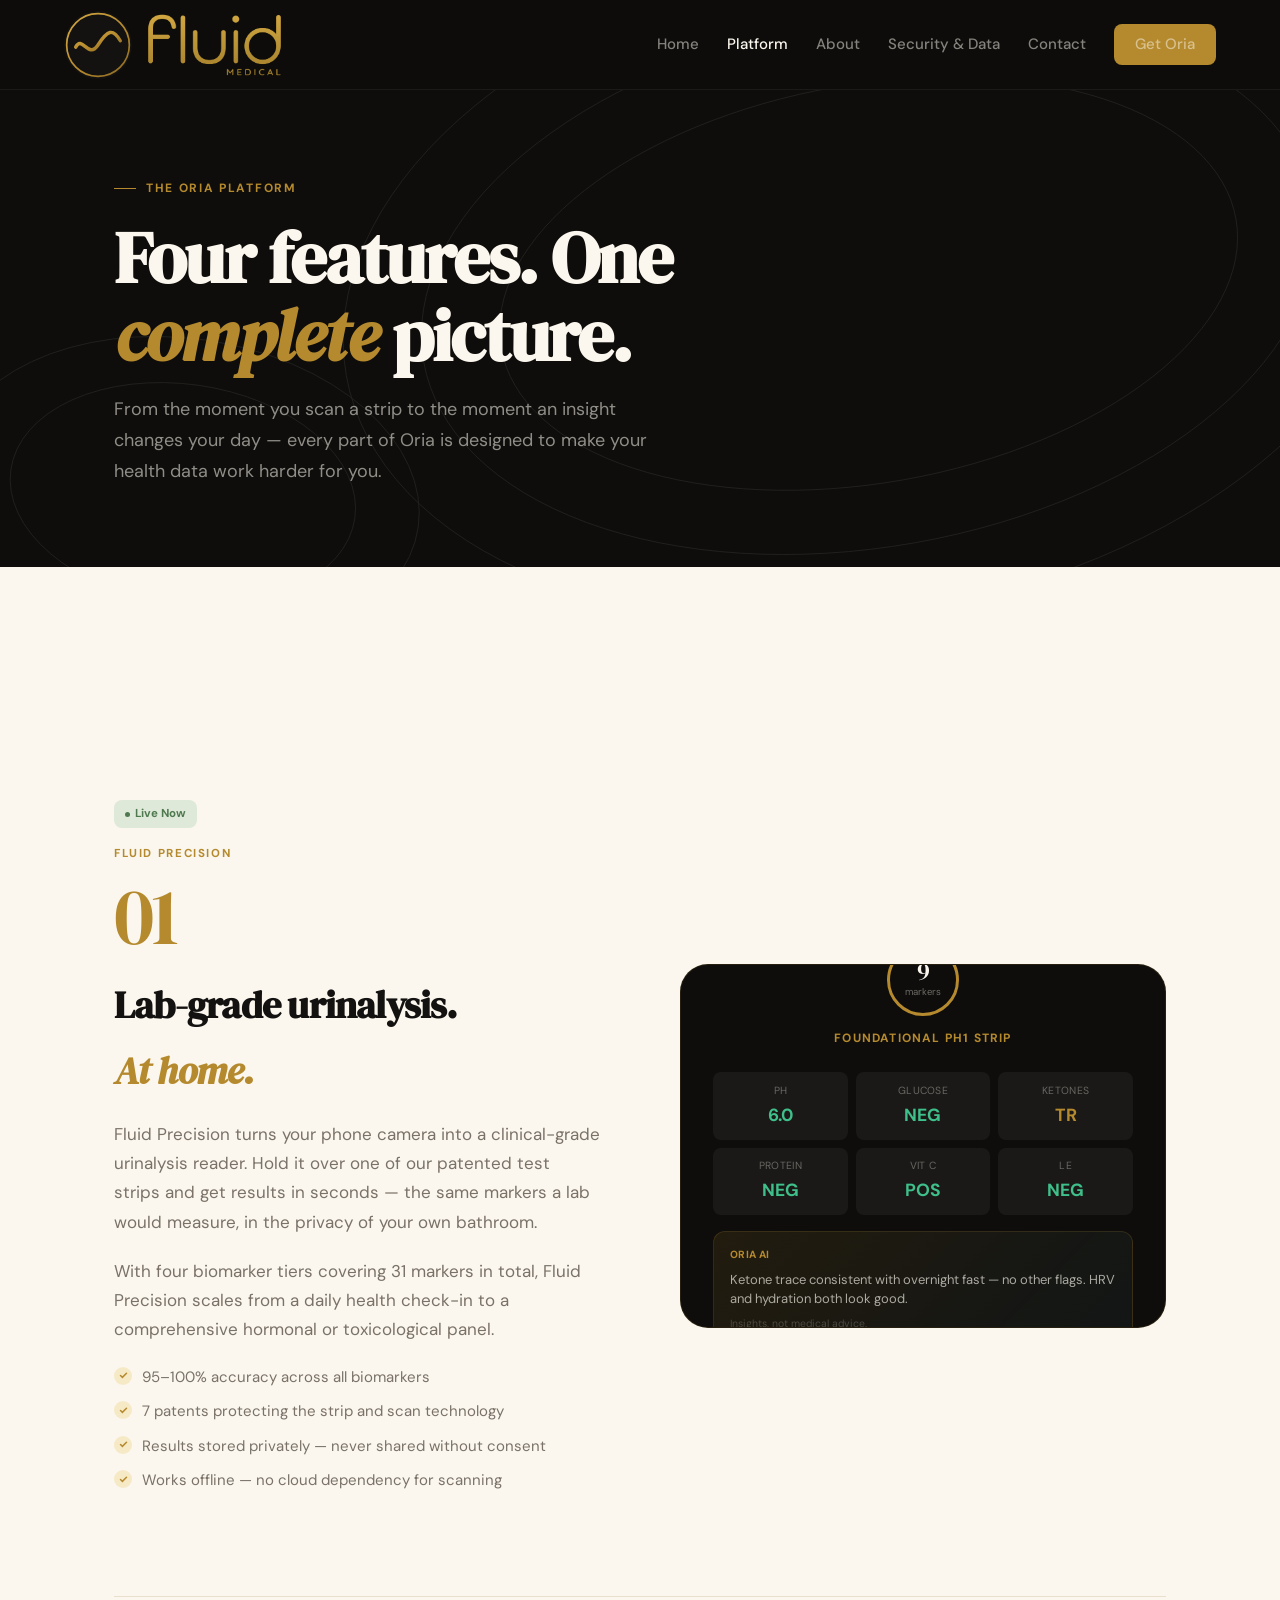
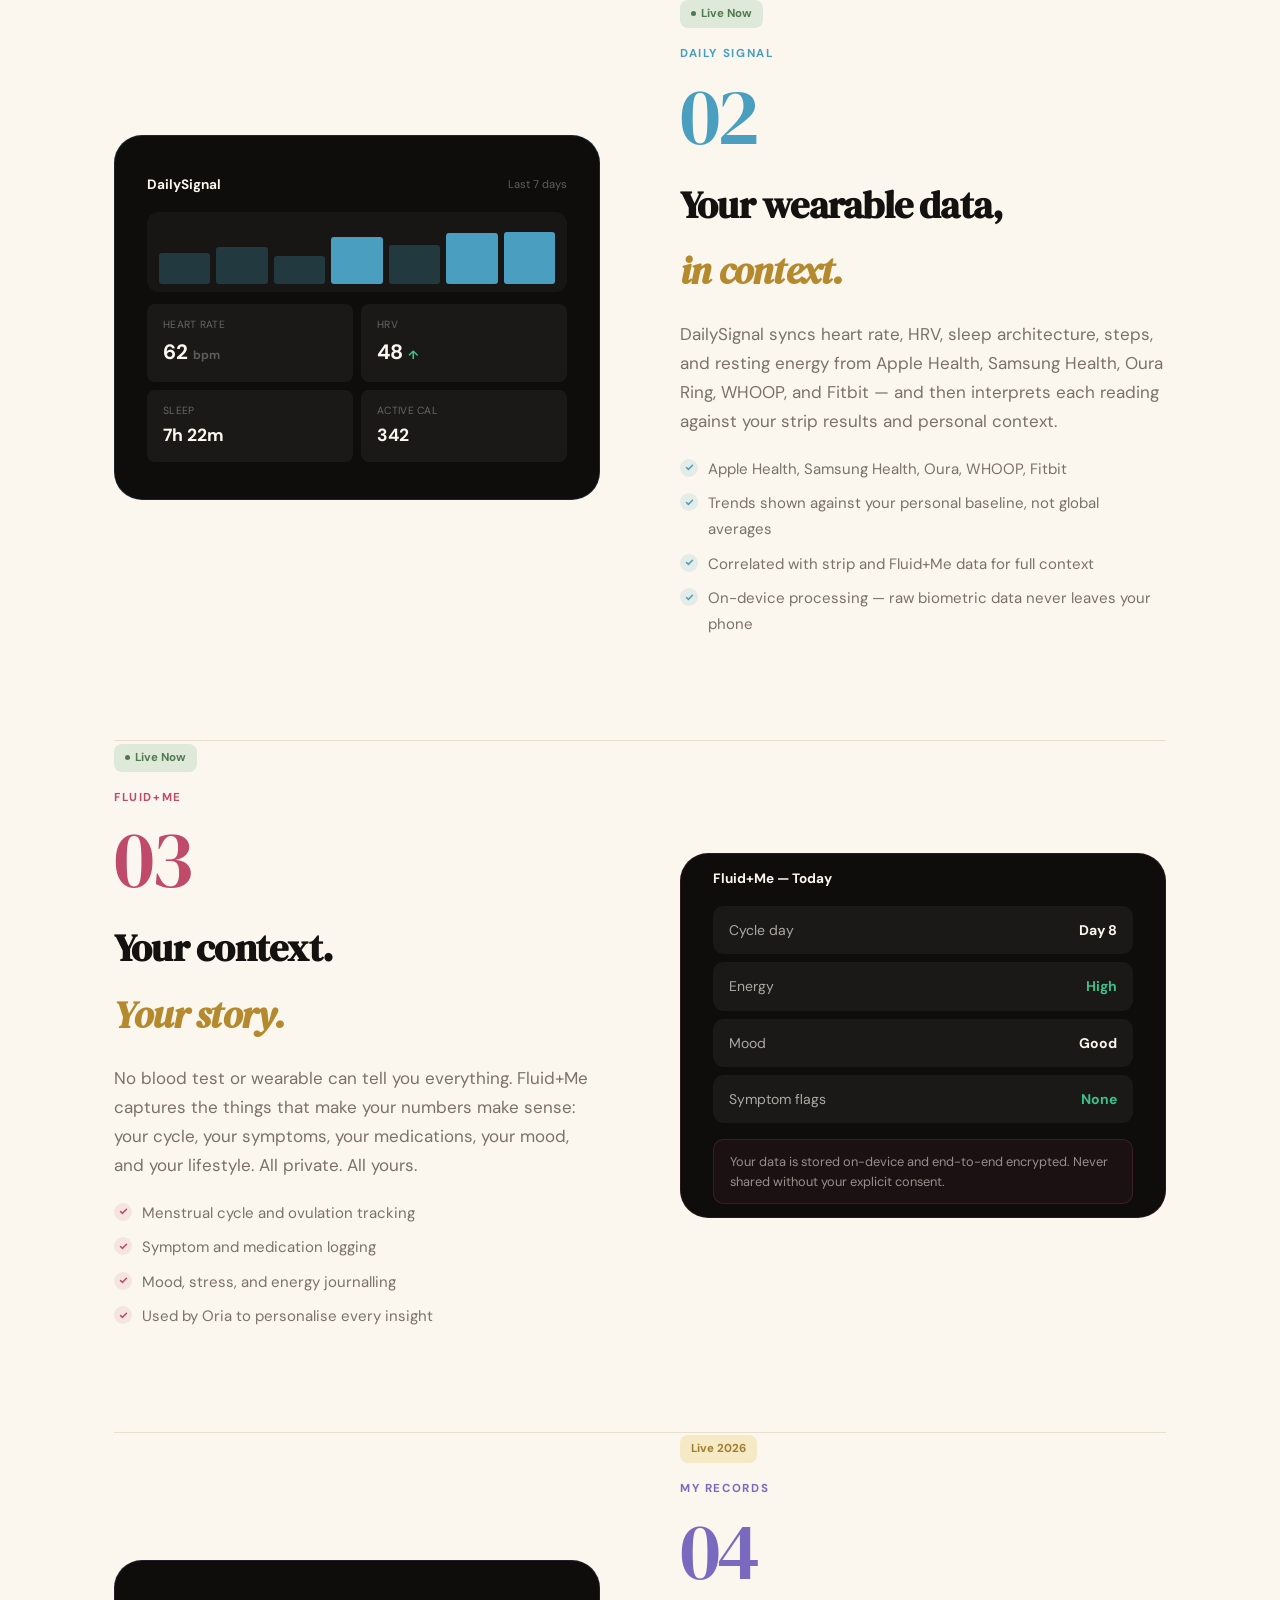
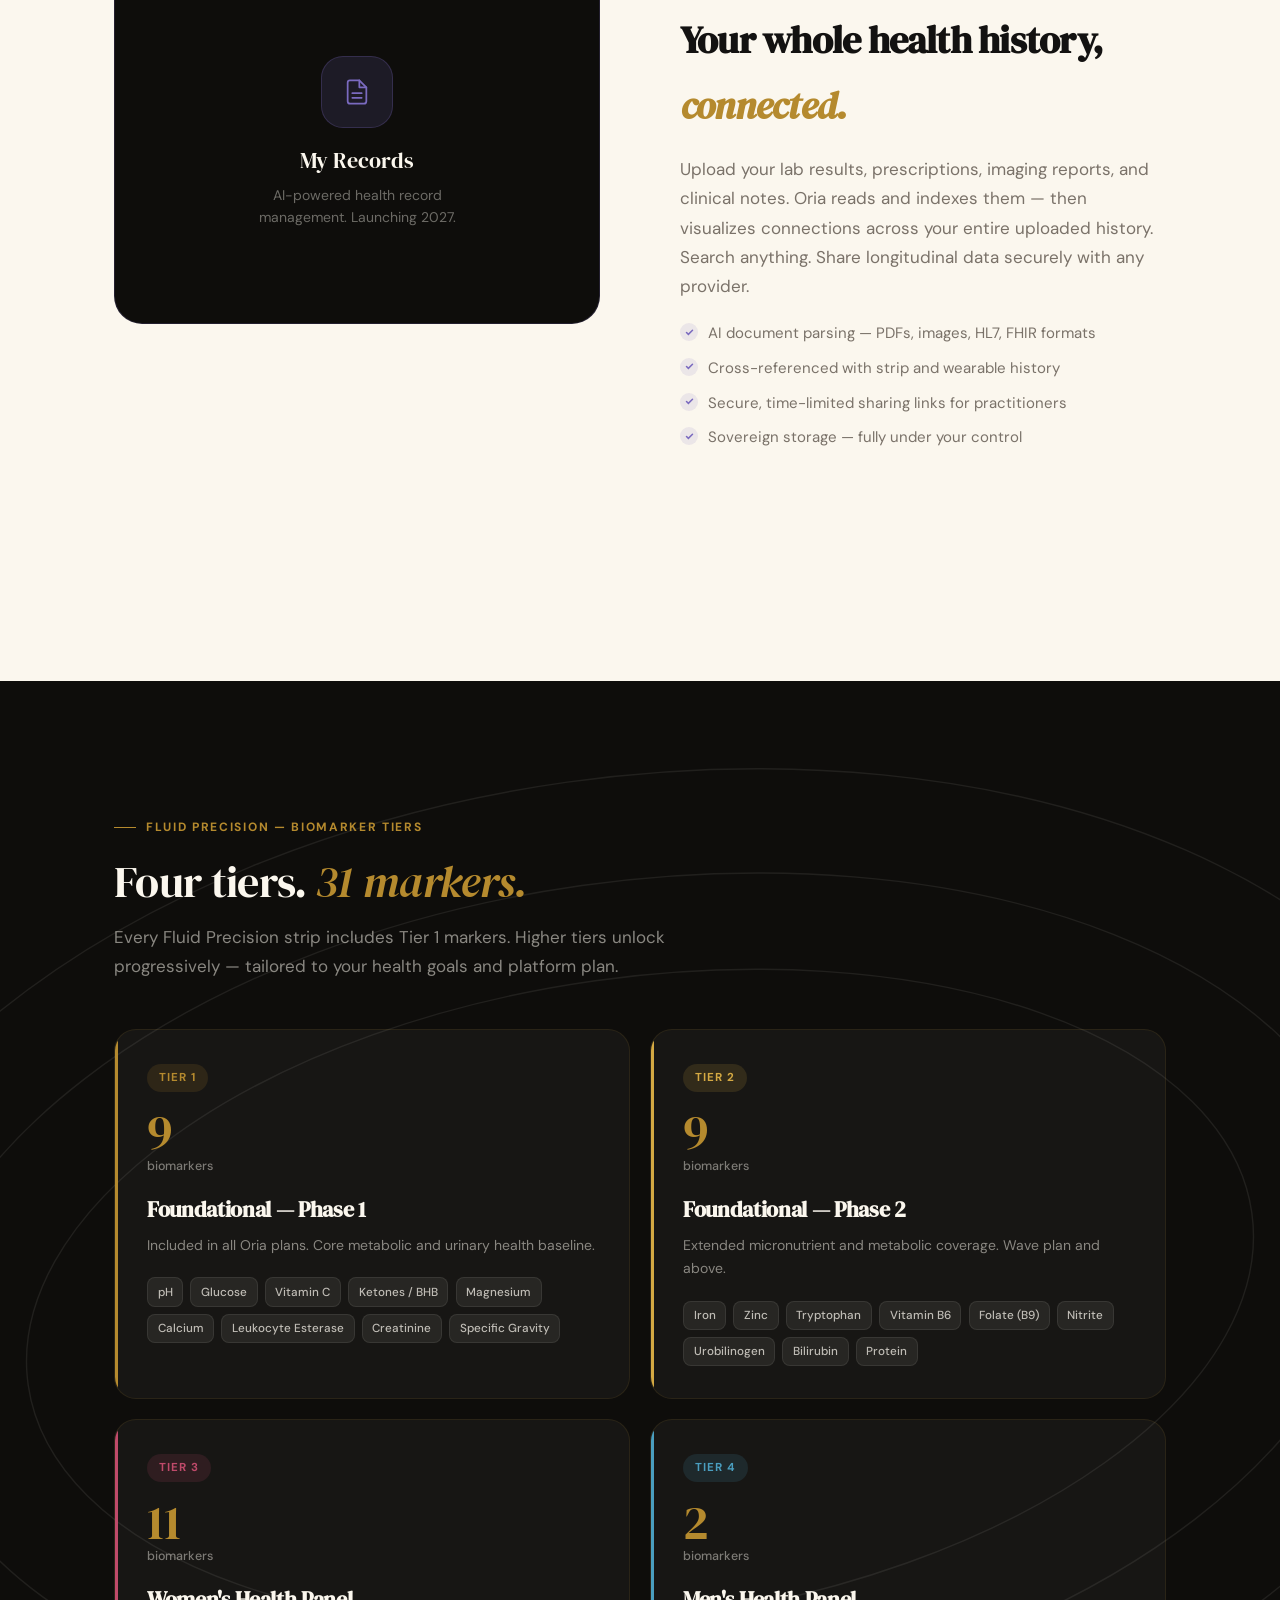
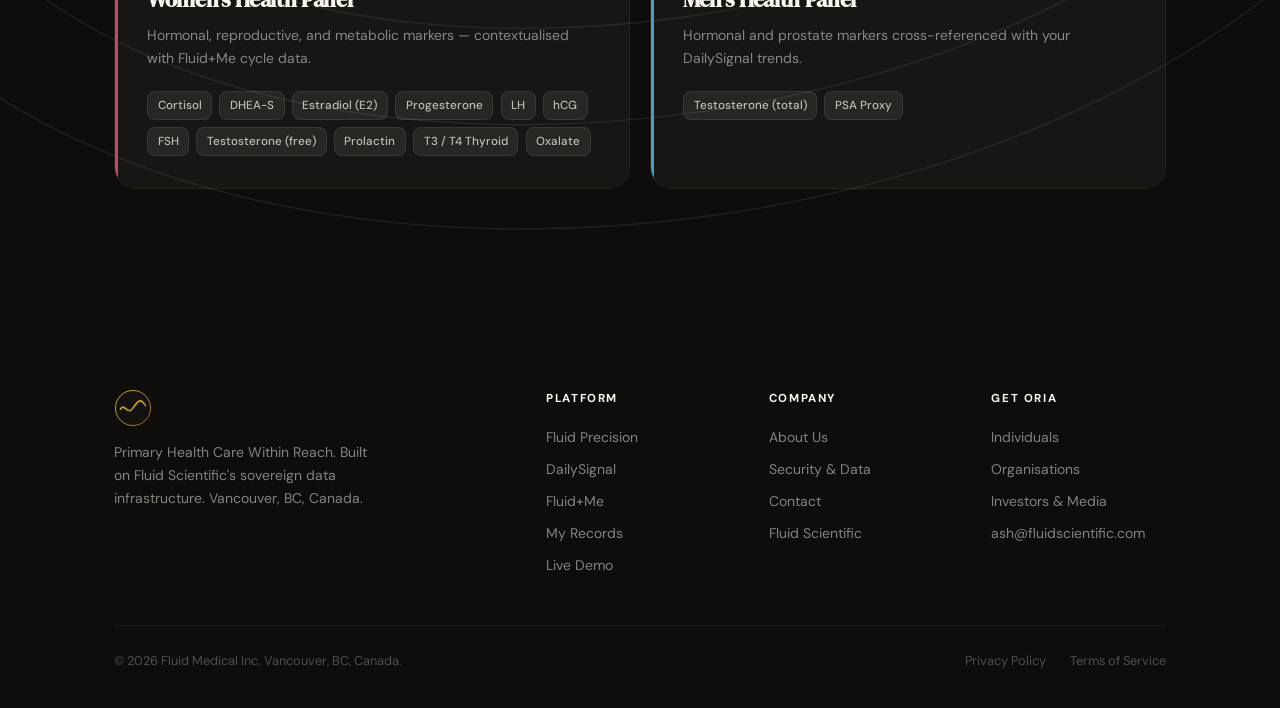
<file: old1505fluidmedical-platform.html>
<!DOCTYPE html>
<html lang="en">
<head>
<meta charset="UTF-8">
<meta name="viewport" content="width=device-width, initial-scale=1.0">
<title>Platform — Fluid Medical</title>
<link rel="stylesheet" href="colors_and_type.css">
<style>
*,*::before,*::after{box-sizing:border-box;margin:0;padding:0}
html{scroll-behavior:smooth}
body{font-family:var(--fm-font-sans);background:var(--fm-bg);color:var(--fm-fg);line-height:var(--fm-leading-relaxed);-webkit-font-smoothing:antialiased}
img{display:block;max-width:100%}
a{color:inherit;text-decoration:none}
ul{list-style:none}
.container{max-width:var(--fm-container);margin:0 auto;padding:0 clamp(1.5rem,5vw,4rem);position:relative;z-index:1}
.section-pad{padding:clamp(5rem,10vw,9rem) 0}
.topo{position:absolute;inset:0;pointer-events:none;z-index:0;overflow:hidden}
.topo svg{width:100%;height:100%}
.topo--ink{opacity:.08;color:var(--fm-cream-100)}
.topo--cream{opacity:.05;color:var(--fm-ink-800)}

/* NAV */
#nav{position:fixed;top:0;left:0;right:0;z-index:300;height:90px;display:flex;align-items:center;justify-content:space-between;padding:0 clamp(1.5rem,5vw,4rem);background:rgba(14,13,11,.96);backdrop-filter:blur(16px);border-bottom:1px solid rgba(251,247,238,.06);transition:box-shadow .22s}
#nav.scrolled{box-shadow:0 4px 32px rgba(14,13,11,.55)}
.nav-logo{display:flex;align-items:center;gap:11px}
.nav-mark{width:68px;height:68px;flex-shrink:0}
.nav-wordmark{height:68px;width:auto}
.nav-links{display:flex;align-items:center;gap:1.75rem}
.nav-links a{color:rgba(251,247,238,.5);font-size:.9375rem;font-weight:500;transition:color .15s}
.nav-links a:hover,.nav-links a.active{color:var(--fm-cream-100)}
.btn-nav{background:var(--fm-brand);color:var(--fm-ink-900);padding:.5rem 1.3rem;border-radius:var(--fm-r-sm);font-size:.9rem;font-weight:700;transition:background .15s,transform .15s}
.btn-nav:hover{background:var(--fm-brand-hover);transform:translateY(-1px);color:var(--fm-ink-900)}
.hamburger{display:none;flex-direction:column;gap:5px;cursor:pointer;background:none;border:none;padding:4px}
.hamburger span{display:block;width:22px;height:2px;background:var(--fm-cream-100);border-radius:2px}
.mob{display:none;position:fixed;top:90px;left:0;right:0;z-index:299;background:var(--fm-ink-900);padding:1.5rem 2rem 2rem;border-bottom:1px solid rgba(251,247,238,.08);flex-direction:column}
.mob.open{display:flex}
.mob a{color:var(--fm-cream-100);font-size:1rem;font-weight:500;padding:.7rem 0;border-bottom:1px solid rgba(251,247,238,.07)}
.mob .btn-nav{margin-top:.75rem;text-align:center;display:block;border:none}

/* BTN */
.btn{display:inline-flex;align-items:center;gap:8px;padding:.875rem 1.75rem;border-radius:var(--fm-r-md);font-family:var(--fm-font-sans);font-size:1rem;font-weight:600;cursor:pointer;border:none;transition:background .15s,transform .15s;text-decoration:none}
.btn:hover{transform:translateY(-2px)}
.btn-brass{background:var(--fm-brand);color:var(--fm-ink-900)}
.btn-brass:hover{background:var(--fm-brand-hover)}
.btn-outline-cream{background:transparent;color:var(--fm-cream-100);border:1.5px solid rgba(251,247,238,.28)}
.btn-outline-cream:hover{border-color:rgba(251,247,238,.7);background:rgba(251,247,238,.06)}

/* PAGE HERO */
.page-hero{background:var(--fm-ink-900);color:var(--fm-cream-100);padding:calc(90px + 5rem) 0 5rem;position:relative;overflow:hidden}
.page-hero-eyebrow{display:inline-flex;align-items:center;gap:10px;font-size:.75rem;font-weight:700;letter-spacing:.14em;text-transform:uppercase;color:var(--fm-brand);margin-bottom:1.25rem}
.page-hero-line{width:22px;height:1px;background:var(--fm-brand)}
.page-hero h1{font-family:var(--fm-font-display);font-size:clamp(2.5rem,6vw,4.5rem);line-height:1.08;letter-spacing:-.025em;max-width:700px}
.page-hero h1 em{font-style:italic;color:var(--fm-brand)}
.page-hero p{font-size:clamp(1rem,1.6vw,1.125rem);color:rgba(251,247,238,.55);max-width:560px;margin-top:1.25rem;line-height:1.72}

/* FEATURE DETAIL */
.feature-block{display:grid;grid-template-columns:1fr 1fr;gap:5rem;align-items:center;padding:clamp(4rem,8vw,7rem) 0}
.feature-block.reverse{direction:rtl}
.feature-block.reverse>*{direction:ltr}
.feature-block:not(:last-child){border-bottom:1px solid var(--fm-border)}
.feat-eyebrow{font-size:.72rem;font-weight:700;letter-spacing:.14em;text-transform:uppercase;margin-bottom:.75rem}
.feat-num{font-family:var(--fm-font-display);font-size:5rem;line-height:1;letter-spacing:-.04em;margin-bottom:1rem}
.feature-block h2{font-family:var(--fm-font-display);font-size:clamp(1.8rem,3vw,2.6rem);letter-spacing:-.02em;margin-bottom:1rem}
.feature-block h2 em{font-style:italic;color:var(--fm-brand)}
.feature-block p{font-size:1.0625rem;color:var(--fm-fg-muted);line-height:1.72;margin-bottom:1.25rem}
.feat-checklist{display:flex;flex-direction:column;gap:.55rem}
.feat-checklist li{display:flex;align-items:flex-start;gap:10px;font-size:.9375rem;color:var(--fm-fg-muted)}
.feat-check{width:18px;height:18px;border-radius:50%;background:var(--fm-brand-tint);display:flex;align-items:center;justify-content:center;flex-shrink:0;margin-top:2px}
.feat-badge{display:inline-flex;align-items:center;gap:5px;font-size:.72rem;font-weight:700;padding:.25rem .7rem;border-radius:var(--fm-r-sm);margin-bottom:1rem}
.badge-live{background:var(--fm-success-bg);color:var(--fm-success)}
.badge-live::before{content:'';display:block;width:5px;height:5px;border-radius:50%;background:var(--fm-success)}
.badge-soon{background:var(--fm-brand-tint);color:var(--fm-brand-active)}

/* VISUAL PANELS */
.feat-visual{border-radius:var(--fm-r-2xl);overflow:hidden;background:var(--fm-ink-900);aspect-ratio:4/3;display:flex;align-items:center;justify-content:center;position:relative;border:1px solid rgba(181,138,46,.15)}
.feat-visual-inner{padding:2rem;width:100%}

/* TIERS GRID */
.tiers-section{background:var(--fm-ink-900);color:var(--fm-cream-100);position:relative;overflow:hidden}
.tiers-grid{display:grid;grid-template-columns:repeat(2,1fr);gap:1.25rem;margin-top:3rem}
.tier-card{border-radius:var(--fm-r-xl);background:rgba(251,247,238,.04);color:var(--fm-cream-100);padding:2rem;border:1px solid rgba(181,138,46,.12);position:relative;overflow:hidden;transition:border-color .2s,transform .2s}
.tier-card::before{content:'';position:absolute;top:0;left:0;width:3px;bottom:0}
.tc-f1::before{background:var(--fm-brand)}.tc-f2::before{background:var(--fm-brass-400)}.tc-wh::before{background:#BF4A6A}.tc-mh::before{background:#4A9EBF}
.tier-card:hover{border-color:var(--fm-brand);transform:translateY(-4px)}
.tier-pill{display:inline-flex;align-items:center;font-size:.72rem;font-weight:700;letter-spacing:.09em;text-transform:uppercase;padding:.25rem .75rem;border-radius:var(--fm-r-pill);margin-bottom:1rem}
.tp-f1{background:rgba(181,138,46,.14);color:var(--fm-brand)}.tp-f2{background:rgba(212,169,67,.14);color:var(--fm-brass-400)}.tp-wh{background:rgba(191,74,106,.14);color:#BF4A6A}.tp-mh{background:rgba(74,158,191,.14);color:#4A9EBF}
.tier-count{font-family:var(--fm-font-display);font-size:3rem;color:var(--fm-brand);line-height:1}
.tier-count-lbl{font-size:.78rem;color:rgba(251,247,238,.45);font-weight:500;margin-bottom:.85rem}
.tier-card h3{font-family:var(--fm-font-display);font-size:1.35rem;letter-spacing:-.015em;margin-bottom:.4rem;color:var(--fm-cream-100)}
.tier-sub{font-size:.875rem;color:rgba(251,247,238,.5);line-height:1.65;margin-bottom:1.25rem}
.markers{display:flex;flex-wrap:wrap;gap:.45rem}
.marker-chip{font-size:.73rem;padding:.22rem .6rem;border-radius:var(--fm-r-sm);background:rgba(251,247,238,.07);color:rgba(251,247,238,.72);font-weight:500;border:1px solid rgba(251,247,238,.08)}

/* FOOTER */
footer{background:var(--fm-ink-900);color:rgba(251,247,238,.5);padding:4.5rem 0 2.25rem}
.footer-grid{display:grid;grid-template-columns:2.2fr 1fr 1fr 1fr;gap:3rem;margin-bottom:2.5rem}
.footer-mark{width:38px;height:38px;margin-bottom:.85rem}
.footer-tagline{font-size:.875rem;line-height:1.65;max-width:265px}
.footer-col h5{color:var(--fm-cream-100);font-size:.72rem;font-weight:700;letter-spacing:.14em;text-transform:uppercase;margin-bottom:1rem}
.footer-col a{display:block;font-size:.875rem;margin-bottom:.5rem;color:rgba(251,247,238,.5);transition:color .15s}
.footer-col a:hover{color:var(--fm-cream-100)}
.footer-bottom{border-top:1px solid rgba(251,247,238,.07);padding-top:1.5rem;display:flex;justify-content:space-between;align-items:center;flex-wrap:wrap;gap:1rem}
.footer-copy{color:rgba(251,247,238,.28);font-size:.8rem}
.footer-legal{display:flex;gap:1.5rem}
.footer-legal a{color:rgba(251,247,238,.28);font-size:.8rem}
.footer-legal a:hover{color:rgba(251,247,238,.55)}

@media(max-width:860px){.feature-block{grid-template-columns:1fr}.feature-block.reverse{direction:ltr}.tiers-grid{grid-template-columns:1fr}.footer-grid{grid-template-columns:1fr 1fr;gap:2rem}}
@media(max-width:640px){.nav-links{display:none}.hamburger{display:flex}.footer-grid{grid-template-columns:1fr}}
</style>
</head>
<body>

<nav id="nav">
  <a href="fluidmedical-home.html" class="nav-logo">
    <div class="nav-mark"><svg xmlns="http://www.w3.org/2000/svg" viewBox="0 0 64 64"><defs><linearGradient id="nm" x1="0" y1="0" x2="1" y2="1"><stop offset="0%" stop-color="#D4A943"/><stop offset="55%" stop-color="#B58A2E"/><stop offset="100%" stop-color="#8A6822"/></linearGradient></defs><circle cx="32" cy="32" r="32" fill="#131211"/><circle cx="32" cy="32" r="29.5" fill="none" stroke="url(#nm)" stroke-width="1.6"/><path d="M11 34 C 17 22, 23 46, 32 32 S 46 16, 53 28" fill="none" stroke="url(#nm)" stroke-width="3.2" stroke-linecap="round"/></svg></div>
    <img src="assets/wordmarks/fluid-medical-wordmark-brass.png" alt="Fluid Medical" class="nav-wordmark">
  </a>
  <div class="nav-links">
    <a href="fluidmedical-home.html">Home</a>
    <a href="fluidmedical-platform.html" class="active">Platform</a>
    <a href="fluidmedical-about.html">About</a>
    <a href="fluidmedical-security.html">Security &amp; Data</a>
    <a href="fluidmedical-contact.html">Contact</a>
    <a href="fluidmedical-contact.html" class="btn-nav">Get Oria</a>
  </div>
  <button class="hamburger" onclick="toggleMenu()"><span></span><span></span><span></span></button>
</nav>
<div class="mob" id="mob">
  <a href="fluidmedical-home.html">Home</a><a href="fluidmedical-platform.html">Platform</a><a href="fluidmedical-about.html">About</a><a href="fluidmedical-security.html">Security &amp; Data</a><a href="fluidmedical-contact.html">Contact</a><a href="fluidmedical-contact.html" class="btn-nav">Get Oria</a>
</div>

<!-- PAGE HERO -->
<section class="page-hero">
  <div class="topo topo--ink">
    <svg xmlns="http://www.w3.org/2000/svg" viewBox="0 0 1400 700" preserveAspectRatio="xMidYMid slice"><g fill="none" stroke="currentColor" stroke-width="1"><ellipse cx="950" cy="350" rx="580" ry="360" transform="rotate(-10 950 350)"/><ellipse cx="950" cy="350" rx="494" ry="288" transform="rotate(-10 950 350)"/><ellipse cx="950" cy="350" rx="408" ry="218" transform="rotate(-10 950 350)"/><ellipse cx="200" cy="580" rx="260" ry="170" transform="rotate(8 200 580)"/><ellipse cx="200" cy="580" rx="190" ry="120" transform="rotate(8 200 580)"/></g></svg>
  </div>
  <div class="container">
    <div class="page-hero-eyebrow"><span class="page-hero-line"></span>The Oria Platform</div>
    <h1>Four features. One <em>complete</em> picture.</h1>
    <p>From the moment you scan a strip to the moment an insight changes your day — every part of Oria is designed to make your health data work harder for you.</p>
  </div>
</section>

<!-- FEATURE 1: FLUID PRECISION -->
<section class="section-pad" style="position:relative;overflow:hidden" id="precision">
  <div class="container">
    <div class="feature-block">
      <div>
        <div class="feat-badge badge-live">Live Now</div>
        <div class="feat-eyebrow" style="color:var(--fm-brand)">Fluid Precision</div>
        <div class="feat-num" style="color:var(--fm-brand)">01</div>
        <h2>Lab-grade urinalysis.<br><em>At home.</em></h2>
        <p>Fluid Precision turns your phone camera into a clinical-grade urinalysis reader. Hold it over one of our patented test strips and get results in seconds — the same markers a lab would measure, in the privacy of your own bathroom.</p>
        <p>With four biomarker tiers covering 31 markers in total, Fluid Precision scales from a daily health check-in to a comprehensive hormonal or toxicological panel.</p>
        <ul class="feat-checklist">
          <li><div class="feat-check"><svg width="9" height="9" viewBox="0 0 12 12" fill="none" stroke="var(--fm-brand)" stroke-width="2" stroke-linecap="round"><polyline points="2,6 4.5,8.5 10,3"/></svg></div>95–100% accuracy across all biomarkers</li>
          <li><div class="feat-check"><svg width="9" height="9" viewBox="0 0 12 12" fill="none" stroke="var(--fm-brand)" stroke-width="2" stroke-linecap="round"><polyline points="2,6 4.5,8.5 10,3"/></svg></div>7 patents protecting the strip and scan technology</li>
          <li><div class="feat-check"><svg width="9" height="9" viewBox="0 0 12 12" fill="none" stroke="var(--fm-brand)" stroke-width="2" stroke-linecap="round"><polyline points="2,6 4.5,8.5 10,3"/></svg></div>Results stored privately — never shared without consent</li>
          <li><div class="feat-check"><svg width="9" height="9" viewBox="0 0 12 12" fill="none" stroke="var(--fm-brand)" stroke-width="2" stroke-linecap="round"><polyline points="2,6 4.5,8.5 10,3"/></svg></div>Works offline — no cloud dependency for scanning</li>
        </ul>
      </div>
      <div class="feat-visual">
        <div class="feat-visual-inner">
          <div style="text-align:center;margin-bottom:1.5rem">
            <div style="width:72px;height:72px;border-radius:50%;border:3px solid var(--fm-brand);display:flex;align-items:center;justify-content:center;margin:0 auto">
              <div style="text-align:center"><div style="font-family:var(--fm-font-display);font-size:1.5rem;color:var(--fm-cream-100);line-height:1">9</div><div style="font-size:.6rem;color:rgba(251,247,238,.4)">markers</div></div>
            </div>
            <div style="font-size:.75rem;color:var(--fm-brand);font-weight:700;margin-top:.75rem;text-transform:uppercase;letter-spacing:.1em">Foundational Ph1 Strip</div>
          </div>
          <div style="display:grid;grid-template-columns:repeat(3,1fr);gap:.5rem">
            <div style="background:rgba(251,247,238,.05);border-radius:.5rem;padding:.6rem .75rem;text-align:center"><div style="font-size:.65rem;color:rgba(251,247,238,.35);text-transform:uppercase;letter-spacing:.3px">pH</div><div style="font-size:1.1rem;font-weight:700;color:#3FBF8A">6.0</div></div>
            <div style="background:rgba(251,247,238,.05);border-radius:.5rem;padding:.6rem .75rem;text-align:center"><div style="font-size:.65rem;color:rgba(251,247,238,.35);text-transform:uppercase;letter-spacing:.3px">Glucose</div><div style="font-size:1.1rem;font-weight:700;color:#3FBF8A">NEG</div></div>
            <div style="background:rgba(251,247,238,.05);border-radius:.5rem;padding:.6rem .75rem;text-align:center"><div style="font-size:.65rem;color:rgba(251,247,238,.35);text-transform:uppercase;letter-spacing:.3px">Ketones</div><div style="font-size:1.1rem;font-weight:700;color:var(--fm-brand)">TR</div></div>
            <div style="background:rgba(251,247,238,.05);border-radius:.5rem;padding:.6rem .75rem;text-align:center"><div style="font-size:.65rem;color:rgba(251,247,238,.35);text-transform:uppercase;letter-spacing:.3px">Protein</div><div style="font-size:1.1rem;font-weight:700;color:#3FBF8A">NEG</div></div>
            <div style="background:rgba(251,247,238,.05);border-radius:.5rem;padding:.6rem .75rem;text-align:center"><div style="font-size:.65rem;color:rgba(251,247,238,.35);text-transform:uppercase;letter-spacing:.3px">Vit C</div><div style="font-size:1.1rem;font-weight:700;color:#3FBF8A">POS</div></div>
            <div style="background:rgba(251,247,238,.05);border-radius:.5rem;padding:.6rem .75rem;text-align:center"><div style="font-size:.65rem;color:rgba(251,247,238,.35);text-transform:uppercase;letter-spacing:.3px">LE</div><div style="font-size:1.1rem;font-weight:700;color:#3FBF8A">NEG</div></div>
          </div>
          <div style="margin-top:1rem;background:linear-gradient(135deg,rgba(181,138,46,.12),rgba(74,158,191,.06));border:1px solid rgba(181,138,46,.18);border-radius:.75rem;padding:.85rem 1rem">
            <div style="font-size:.65rem;font-weight:700;color:var(--fm-brand);text-transform:uppercase;letter-spacing:.4px;margin-bottom:.4rem">Oria AI</div>
            <div style="font-size:.8125rem;color:rgba(251,247,238,.65);line-height:1.5">Ketone trace consistent with overnight fast — no other flags. HRV and hydration both look good.</div>
            <div style="font-size:.65rem;color:rgba(251,247,238,.22);margin-top:.4rem">Insights, not medical advice.</div>
          </div>
        </div>
      </div>
    </div>

    <!-- FEATURE 2: DAILYSIGNAL -->
    <div class="feature-block reverse" id="signal" style="padding-top:0">
      <div>
        <div class="feat-badge badge-live">Live Now</div>
        <div class="feat-eyebrow" style="color:#4A9EBF">Daily Signal</div>
        <div class="feat-num" style="color:#4A9EBF">02</div>
        <h2>Your wearable data,<br><em>in context.</em></h2>
        <p>DailySignal syncs heart rate, HRV, sleep architecture, steps, and resting energy from Apple Health, Samsung Health, Oura Ring, WHOOP, and Fitbit — and then interprets each reading against your strip results and personal context.</p>
        <ul class="feat-checklist">
          <li><div class="feat-check" style="background:rgba(74,158,191,.12)"><svg width="9" height="9" viewBox="0 0 12 12" fill="none" stroke="#4A9EBF" stroke-width="2" stroke-linecap="round"><polyline points="2,6 4.5,8.5 10,3"/></svg></div>Apple Health, Samsung Health, Oura, WHOOP, Fitbit</li>
          <li><div class="feat-check" style="background:rgba(74,158,191,.12)"><svg width="9" height="9" viewBox="0 0 12 12" fill="none" stroke="#4A9EBF" stroke-width="2" stroke-linecap="round"><polyline points="2,6 4.5,8.5 10,3"/></svg></div>Trends shown against your personal baseline, not global averages</li>
          <li><div class="feat-check" style="background:rgba(74,158,191,.12)"><svg width="9" height="9" viewBox="0 0 12 12" fill="none" stroke="#4A9EBF" stroke-width="2" stroke-linecap="round"><polyline points="2,6 4.5,8.5 10,3"/></svg></div>Correlated with strip and Fluid+Me data for full context</li>
          <li><div class="feat-check" style="background:rgba(74,158,191,.12)"><svg width="9" height="9" viewBox="0 0 12 12" fill="none" stroke="#4A9EBF" stroke-width="2" stroke-linecap="round"><polyline points="2,6 4.5,8.5 10,3"/></svg></div>On-device processing — raw biometric data never leaves your phone</li>
        </ul>
      </div>
      <div class="feat-visual" style="border-color:rgba(74,158,191,.18)">
        <div class="feat-visual-inner">
          <div style="display:flex;justify-content:space-between;align-items:center;margin-bottom:1rem">
            <div style="font-size:.85rem;font-weight:700;color:var(--fm-cream-100)">DailySignal</div>
            <div style="font-size:.7rem;color:rgba(251,247,238,.35)">Last 7 days</div>
          </div>
          <div style="display:flex;align-items:flex-end;gap:6px;height:80px;background:rgba(251,247,238,.04);border-radius:.75rem;padding:.75rem .75rem .5rem">
            <div style="flex:1;background:rgba(74,158,191,.25);border-radius:3px;height:52%"></div>
            <div style="flex:1;background:rgba(74,158,191,.25);border-radius:3px;height:62%"></div>
            <div style="flex:1;background:rgba(74,158,191,.25);border-radius:3px;height:47%"></div>
            <div style="flex:1;background:#4A9EBF;border-radius:3px;height:79%"></div>
            <div style="flex:1;background:rgba(74,158,191,.25);border-radius:3px;height:66%"></div>
            <div style="flex:1;background:#4A9EBF;border-radius:3px;height:85%"></div>
            <div style="flex:1;background:#4A9EBF;border-radius:3px;height:88%"></div>
          </div>
          <div style="display:grid;grid-template-columns:1fr 1fr;gap:.5rem;margin-top:.75rem">
            <div style="background:rgba(251,247,238,.05);border-radius:.5rem;padding:.75rem 1rem"><div style="font-size:.65rem;color:rgba(251,247,238,.35);text-transform:uppercase;letter-spacing:.3px">Heart Rate</div><div style="font-size:1.3rem;font-weight:700;color:var(--fm-cream-100)">62 <span style="font-size:.75rem;color:rgba(251,247,238,.3)">bpm</span></div></div>
            <div style="background:rgba(251,247,238,.05);border-radius:.5rem;padding:.75rem 1rem"><div style="font-size:.65rem;color:rgba(251,247,238,.35);text-transform:uppercase;letter-spacing:.3px">HRV</div><div style="font-size:1.3rem;font-weight:700;color:var(--fm-cream-100)">48 <span style="font-size:.75rem;color:#3FBF8A">↑</span></div></div>
            <div style="background:rgba(251,247,238,.05);border-radius:.5rem;padding:.75rem 1rem"><div style="font-size:.65rem;color:rgba(251,247,238,.35);text-transform:uppercase;letter-spacing:.3px">Sleep</div><div style="font-size:1.1rem;font-weight:700;color:var(--fm-cream-100)">7h 22m</div></div>
            <div style="background:rgba(251,247,238,.05);border-radius:.5rem;padding:.75rem 1rem"><div style="font-size:.65rem;color:rgba(251,247,238,.35);text-transform:uppercase;letter-spacing:.3px">Active Cal</div><div style="font-size:1.1rem;font-weight:700;color:var(--fm-cream-100)">342</div></div>
          </div>
        </div>
      </div>
    </div>

    <!-- FEATURE 3: FLUID+ME -->
    <div class="feature-block" id="me" style="padding-top:0">
      <div>
        <div class="feat-badge badge-live">Live Now</div>
        <div class="feat-eyebrow" style="color:#BF4A6A">Fluid+Me</div>
        <div class="feat-num" style="color:#BF4A6A">03</div>
        <h2>Your context.<br><em>Your story.</em></h2>
        <p>No blood test or wearable can tell you everything. Fluid+Me captures the things that make your numbers make sense: your cycle, your symptoms, your medications, your mood, and your lifestyle. All private. All yours.</p>
        <ul class="feat-checklist">
          <li><div class="feat-check" style="background:rgba(191,74,106,.1)"><svg width="9" height="9" viewBox="0 0 12 12" fill="none" stroke="#BF4A6A" stroke-width="2" stroke-linecap="round"><polyline points="2,6 4.5,8.5 10,3"/></svg></div>Menstrual cycle and ovulation tracking</li>
          <li><div class="feat-check" style="background:rgba(191,74,106,.1)"><svg width="9" height="9" viewBox="0 0 12 12" fill="none" stroke="#BF4A6A" stroke-width="2" stroke-linecap="round"><polyline points="2,6 4.5,8.5 10,3"/></svg></div>Symptom and medication logging</li>
          <li><div class="feat-check" style="background:rgba(191,74,106,.1)"><svg width="9" height="9" viewBox="0 0 12 12" fill="none" stroke="#BF4A6A" stroke-width="2" stroke-linecap="round"><polyline points="2,6 4.5,8.5 10,3"/></svg></div>Mood, stress, and energy journalling</li>
          <li><div class="feat-check" style="background:rgba(191,74,106,.1)"><svg width="9" height="9" viewBox="0 0 12 12" fill="none" stroke="#BF4A6A" stroke-width="2" stroke-linecap="round"><polyline points="2,6 4.5,8.5 10,3"/></svg></div>Used by Oria to personalise every insight</li>
        </ul>
      </div>
      <div class="feat-visual" style="border-color:rgba(191,74,106,.18)">
        <div class="feat-visual-inner">
          <div style="font-size:.85rem;font-weight:700;color:var(--fm-cream-100);margin-bottom:1rem">Fluid+Me — Today</div>
          <div style="display:flex;flex-direction:column;gap:.5rem">
            <div style="background:rgba(251,247,238,.05);border-radius:.65rem;padding:.75rem 1rem;display:flex;align-items:center;justify-content:space-between"><span style="font-size:.875rem;color:rgba(251,247,238,.65)">Cycle day</span><span style="font-size:.875rem;font-weight:700;color:var(--fm-cream-100)">Day 8</span></div>
            <div style="background:rgba(251,247,238,.05);border-radius:.65rem;padding:.75rem 1rem;display:flex;align-items:center;justify-content:space-between"><span style="font-size:.875rem;color:rgba(251,247,238,.65)">Energy</span><span style="font-size:.875rem;font-weight:700;color:#3FBF8A">High</span></div>
            <div style="background:rgba(251,247,238,.05);border-radius:.65rem;padding:.75rem 1rem;display:flex;align-items:center;justify-content:space-between"><span style="font-size:.875rem;color:rgba(251,247,238,.65)">Mood</span><span style="font-size:.875rem;font-weight:700;color:var(--fm-cream-100)">Good</span></div>
            <div style="background:rgba(251,247,238,.05);border-radius:.65rem;padding:.75rem 1rem;display:flex;align-items:center;justify-content:space-between"><span style="font-size:.875rem;color:rgba(251,247,238,.65)">Symptom flags</span><span style="font-size:.875rem;font-weight:700;color:#3FBF8A">None</span></div>
          </div>
          <div style="margin-top:1rem;padding:.75rem 1rem;background:rgba(191,74,106,.08);border:1px solid rgba(191,74,106,.2);border-radius:.65rem;font-size:.8rem;color:rgba(251,247,238,.55);line-height:1.55">Your data is stored on-device and end-to-end encrypted. Never shared without your explicit consent.</div>
        </div>
      </div>
    </div>

    <!-- FEATURE 4: MY RECORDS -->
    <div class="feature-block reverse" id="records" style="padding-top:0">
      <div>
        <div class="feat-badge badge-soon">Live 2026</div>
        <div class="feat-eyebrow" style="color:#7A6ABF">My Records</div>
        <div class="feat-num" style="color:#7A6ABF">04</div>
        <h2>Your whole health history,<br><em>connected.</em></h2>
        <p>Upload your lab results, prescriptions, imaging reports, and clinical notes. Oria reads and indexes them — then visualizes connections across your entire uploaded history. Search anything. Share longitudinal data securely with any provider.</p>
        <ul class="feat-checklist">
          <li><div class="feat-check" style="background:rgba(122,106,191,.12)"><svg width="9" height="9" viewBox="0 0 12 12" fill="none" stroke="#7A6ABF" stroke-width="2" stroke-linecap="round"><polyline points="2,6 4.5,8.5 10,3"/></svg></div>AI document parsing — PDFs, images, HL7, FHIR formats</li>
          <li><div class="feat-check" style="background:rgba(122,106,191,.12)"><svg width="9" height="9" viewBox="0 0 12 12" fill="none" stroke="#7A6ABF" stroke-width="2" stroke-linecap="round"><polyline points="2,6 4.5,8.5 10,3"/></svg></div>Cross-referenced with strip and wearable history</li>
          <li><div class="feat-check" style="background:rgba(122,106,191,.12)"><svg width="9" height="9" viewBox="0 0 12 12" fill="none" stroke="#7A6ABF" stroke-width="2" stroke-linecap="round"><polyline points="2,6 4.5,8.5 10,3"/></svg></div>Secure, time-limited sharing links for practitioners</li>
          <li><div class="feat-check" style="background:rgba(122,106,191,.12)"><svg width="9" height="9" viewBox="0 0 12 12" fill="none" stroke="#7A6ABF" stroke-width="2" stroke-linecap="round"><polyline points="2,6 4.5,8.5 10,3"/></svg></div>Sovereign storage — fully under your control</li>
        </ul>
      </div>
      <div class="feat-visual" style="border-color:rgba(122,106,191,.2)">
        <div class="feat-visual-inner" style="display:flex;align-items:center;justify-content:center;min-height:280px">
          <div style="text-align:center">
            <div style="width:72px;height:72px;border-radius:var(--fm-r-xl);background:rgba(122,106,191,.15);border:1px solid rgba(122,106,191,.25);display:flex;align-items:center;justify-content:center;margin:0 auto .85rem">
              <svg width="28" height="28" viewBox="0 0 24 24" fill="none" stroke="#7A6ABF" stroke-width="1.5" stroke-linecap="round" stroke-linejoin="round"><path d="M14 2H6a2 2 0 00-2 2v16a2 2 0 002 2h12a2 2 0 002-2V8z"/><polyline points="14 2 14 8 20 8"/><line x1="16" y1="13" x2="8" y2="13"/><line x1="16" y1="17" x2="8" y2="17"/></svg>
            </div>
            <div style="font-family:var(--fm-font-display);font-size:1.35rem;color:var(--fm-cream-100);margin-bottom:.4rem">My Records</div>
            <div style="font-size:.875rem;color:rgba(251,247,238,.4);max-width:220px;line-height:1.55">AI-powered health record management. Launching 2027.</div>
          </div>
        </div>
      </div>
    </div>
  </div>
</section>

<!-- BIOMARKER TIERS -->
<section class="tiers-section section-pad">
  <div class="topo topo--ink"><svg xmlns="http://www.w3.org/2000/svg" viewBox="0 0 1400 900" preserveAspectRatio="xMidYMid slice"><g fill="none" stroke="currentColor" stroke-width="1"><ellipse cx="700" cy="450" rx="620" ry="380" transform="rotate(-8 700 450)"/><ellipse cx="700" cy="450" rx="535" ry="304" transform="rotate(-8 700 450)"/><ellipse cx="700" cy="450" rx="450" ry="234" transform="rotate(-8 700 450)"/></g></svg></div>
  <div class="container">
    <div style="max-width:640px;margin-bottom:3rem">
      <div style="display:inline-flex;align-items:center;gap:10px;font-size:.75rem;font-weight:700;letter-spacing:.14em;text-transform:uppercase;color:var(--fm-brand);margin-bottom:1.25rem"><span style="width:22px;height:1px;background:var(--fm-brand)"></span>Fluid Precision — Biomarker Tiers</div>
      <h2 class="fm-h2" style="color:var(--fm-cream-100)">Four tiers. <em>31 markers.</em></h2>
      <p style="color:rgba(251,247,238,.52);font-size:1.0625rem;line-height:1.72;margin-top:1rem">Every Fluid Precision strip includes Tier 1 markers. Higher tiers unlock progressively — tailored to your health goals and platform plan.</p>
    </div>
    <div class="tiers-grid">
      <div class="tier-card tc-f1"><div class="tier-pill tp-f1">Tier 1</div><div class="tier-count">9</div><div class="tier-count-lbl">biomarkers</div><h3>Foundational — Phase 1</h3><p class="tier-sub">Included in all Oria plans. Core metabolic and urinary health baseline.</p><div class="markers"><span class="marker-chip">pH</span><span class="marker-chip">Glucose</span><span class="marker-chip">Vitamin C</span><span class="marker-chip">Ketones / BHB</span><span class="marker-chip">Magnesium</span><span class="marker-chip">Calcium</span><span class="marker-chip">Leukocyte Esterase</span><span class="marker-chip">Creatinine</span><span class="marker-chip">Specific Gravity</span></div></div>
      <div class="tier-card tc-f2"><div class="tier-pill tp-f2">Tier 2</div><div class="tier-count">9</div><div class="tier-count-lbl">biomarkers</div><h3>Foundational — Phase 2</h3><p class="tier-sub">Extended micronutrient and metabolic coverage. Wave plan and above.</p><div class="markers"><span class="marker-chip">Iron</span><span class="marker-chip">Zinc</span><span class="marker-chip">Tryptophan</span><span class="marker-chip">Vitamin B6</span><span class="marker-chip">Folate (B9)</span><span class="marker-chip">Nitrite</span><span class="marker-chip">Urobilinogen</span><span class="marker-chip">Bilirubin</span><span class="marker-chip">Protein</span></div></div>
      <div class="tier-card tc-wh"><div class="tier-pill tp-wh">Tier 3</div><div class="tier-count">11</div><div class="tier-count-lbl">biomarkers</div><h3>Women's Health Panel</h3><p class="tier-sub">Hormonal, reproductive, and metabolic markers — contextualised with Fluid+Me cycle data.</p><div class="markers"><span class="marker-chip">Cortisol</span><span class="marker-chip">DHEA-S</span><span class="marker-chip">Estradiol (E2)</span><span class="marker-chip">Progesterone</span><span class="marker-chip">LH</span><span class="marker-chip">hCG</span><span class="marker-chip">FSH</span><span class="marker-chip">Testosterone (free)</span><span class="marker-chip">Prolactin</span><span class="marker-chip">T3 / T4 Thyroid</span><span class="marker-chip">Oxalate</span></div></div>
      <div class="tier-card tc-mh"><div class="tier-pill tp-mh">Tier 4</div><div class="tier-count">2</div><div class="tier-count-lbl">biomarkers</div><h3>Men's Health Panel</h3><p class="tier-sub">Hormonal and prostate markers cross-referenced with your DailySignal trends.</p><div class="markers"><span class="marker-chip">Testosterone (total)</span><span class="marker-chip">PSA Proxy</span></div></div>
    </div>
  </div>
</section>

<!-- FOOTER -->
<footer>
  <div class="container">
    <div class="footer-grid">
      <div><div class="footer-mark"><svg xmlns="http://www.w3.org/2000/svg" viewBox="0 0 64 64"><defs><linearGradient id="fm" x1="0" y1="0" x2="1" y2="1"><stop offset="0%" stop-color="#D4A943"/><stop offset="55%" stop-color="#B58A2E"/><stop offset="100%" stop-color="#8A6822"/></linearGradient></defs><circle cx="32" cy="32" r="32" fill="#131211"/><circle cx="32" cy="32" r="29.5" fill="none" stroke="url(#fm)" stroke-width="1.6"/><path d="M11 34 C 17 22, 23 46, 32 32 S 46 16, 53 28" fill="none" stroke="url(#fm)" stroke-width="3.2" stroke-linecap="round"/></svg></div><p class="footer-tagline">Primary Health Care Within Reach. Built on Fluid Scientific's sovereign data infrastructure. Vancouver, BC, Canada.</p></div>
      <div class="footer-col"><h5>Platform</h5><a href="#precision">Fluid Precision</a><a href="#signal">DailySignal</a><a href="#me">Fluid+Me</a><a href="#records">My Records</a><a href="fluidmedical-demo.html">Live Demo</a></div>
      <div class="footer-col"><h5>Company</h5><a href="fluidmedical-about.html">About Us</a><a href="fluidmedical-security.html">Security &amp; Data</a><a href="fluidmedical-contact.html">Contact</a><a href="https://fluidscientific.com" target="_blank" rel="noopener">Fluid Scientific</a></div>
      <div class="footer-col"><h5>Get Oria</h5><a href="fluidmedical-contact.html">Individuals</a><a href="fluidmedical-contact.html">Organisations</a><a href="fluidmedical-contact.html">Investors &amp; Media</a><a href="mailto:ash@fluidscientific.com">ash@fluidscientific.com</a></div>
    </div>
    <div class="footer-bottom"><div class="footer-copy">&copy; 2026 Fluid Medical Inc. Vancouver, BC, Canada.</div><div class="footer-legal"><a href="#">Privacy Policy</a><a href="#">Terms of Service</a></div></div>
  </div>
</footer>
<script>
const nav=document.getElementById('nav');
window.addEventListener('scroll',()=>nav.classList.toggle('scrolled',scrollY>10),{passive:true});
function toggleMenu(){document.getElementById('mob').classList.toggle('open')}
document.querySelectorAll('.mob a').forEach(l=>l.addEventListener('click',()=>document.getElementById('mob').classList.remove('open')));
</script>
</body>
</html>
</file>
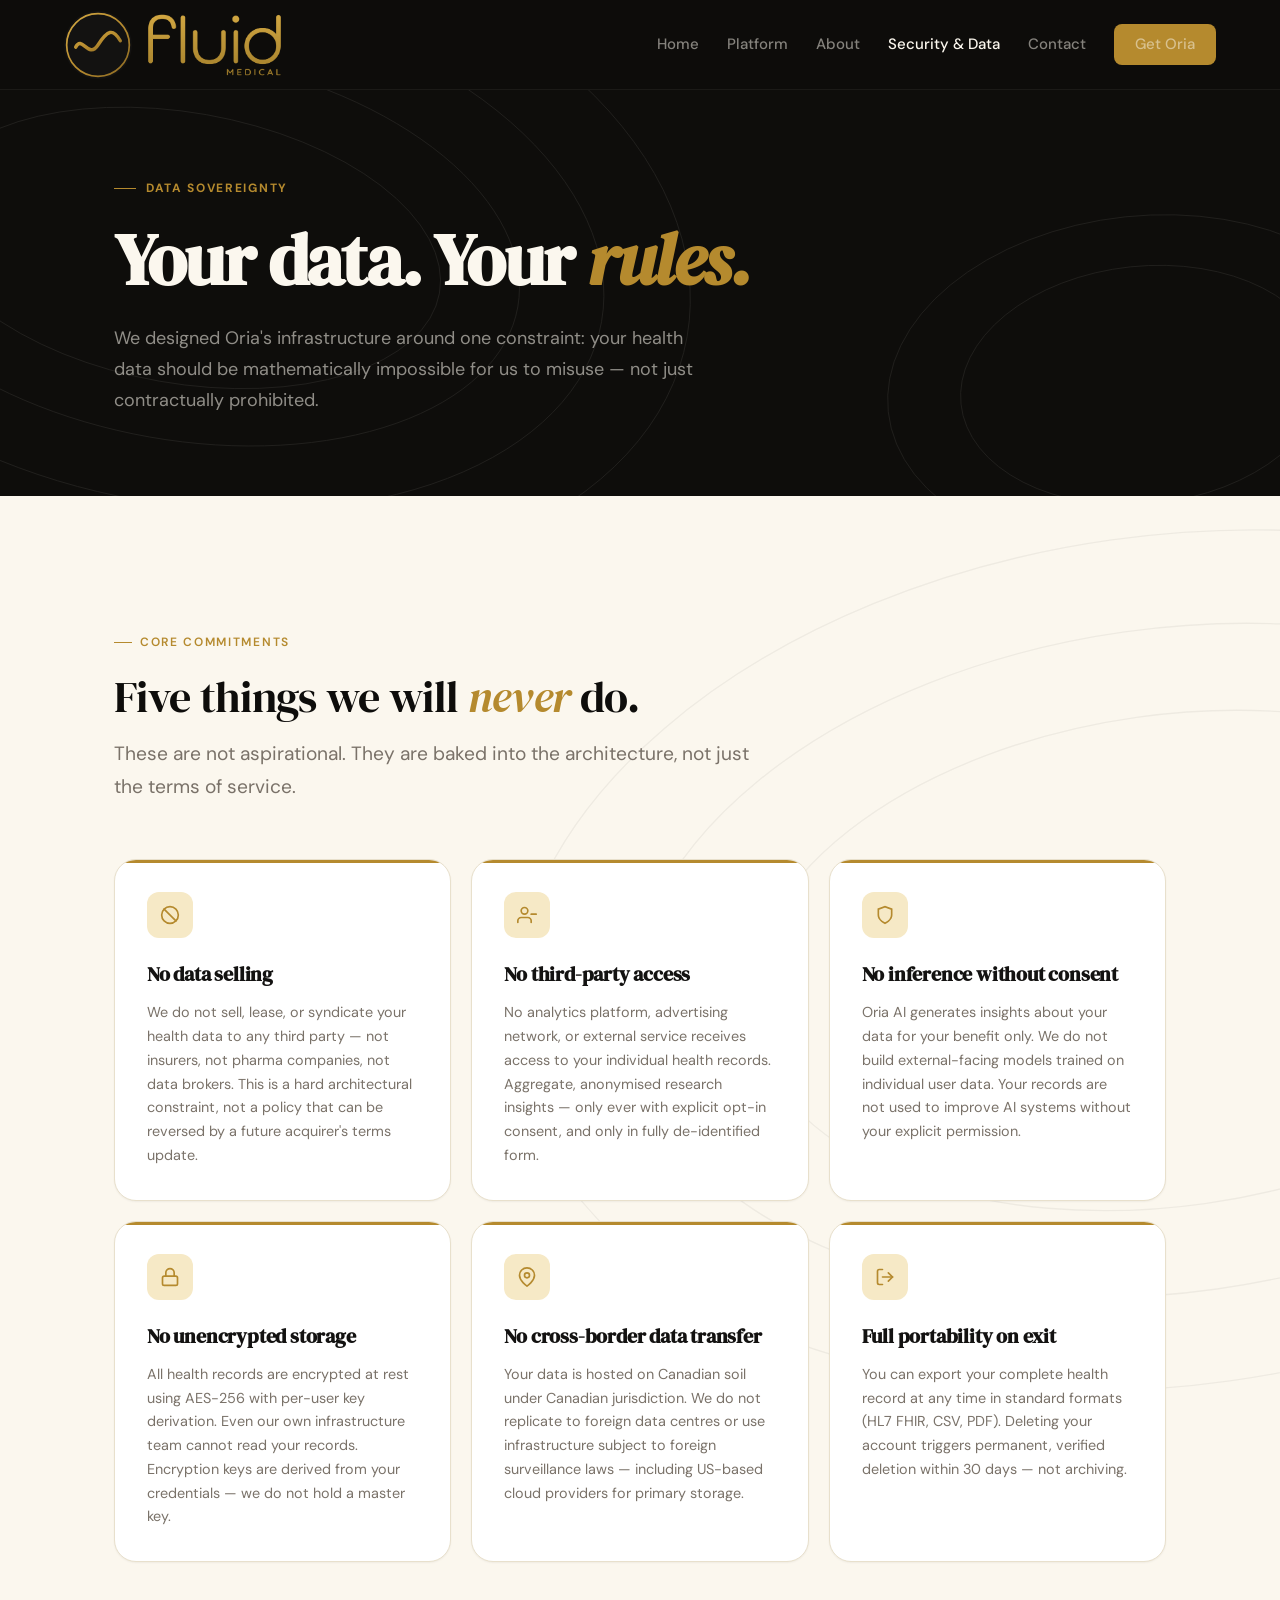
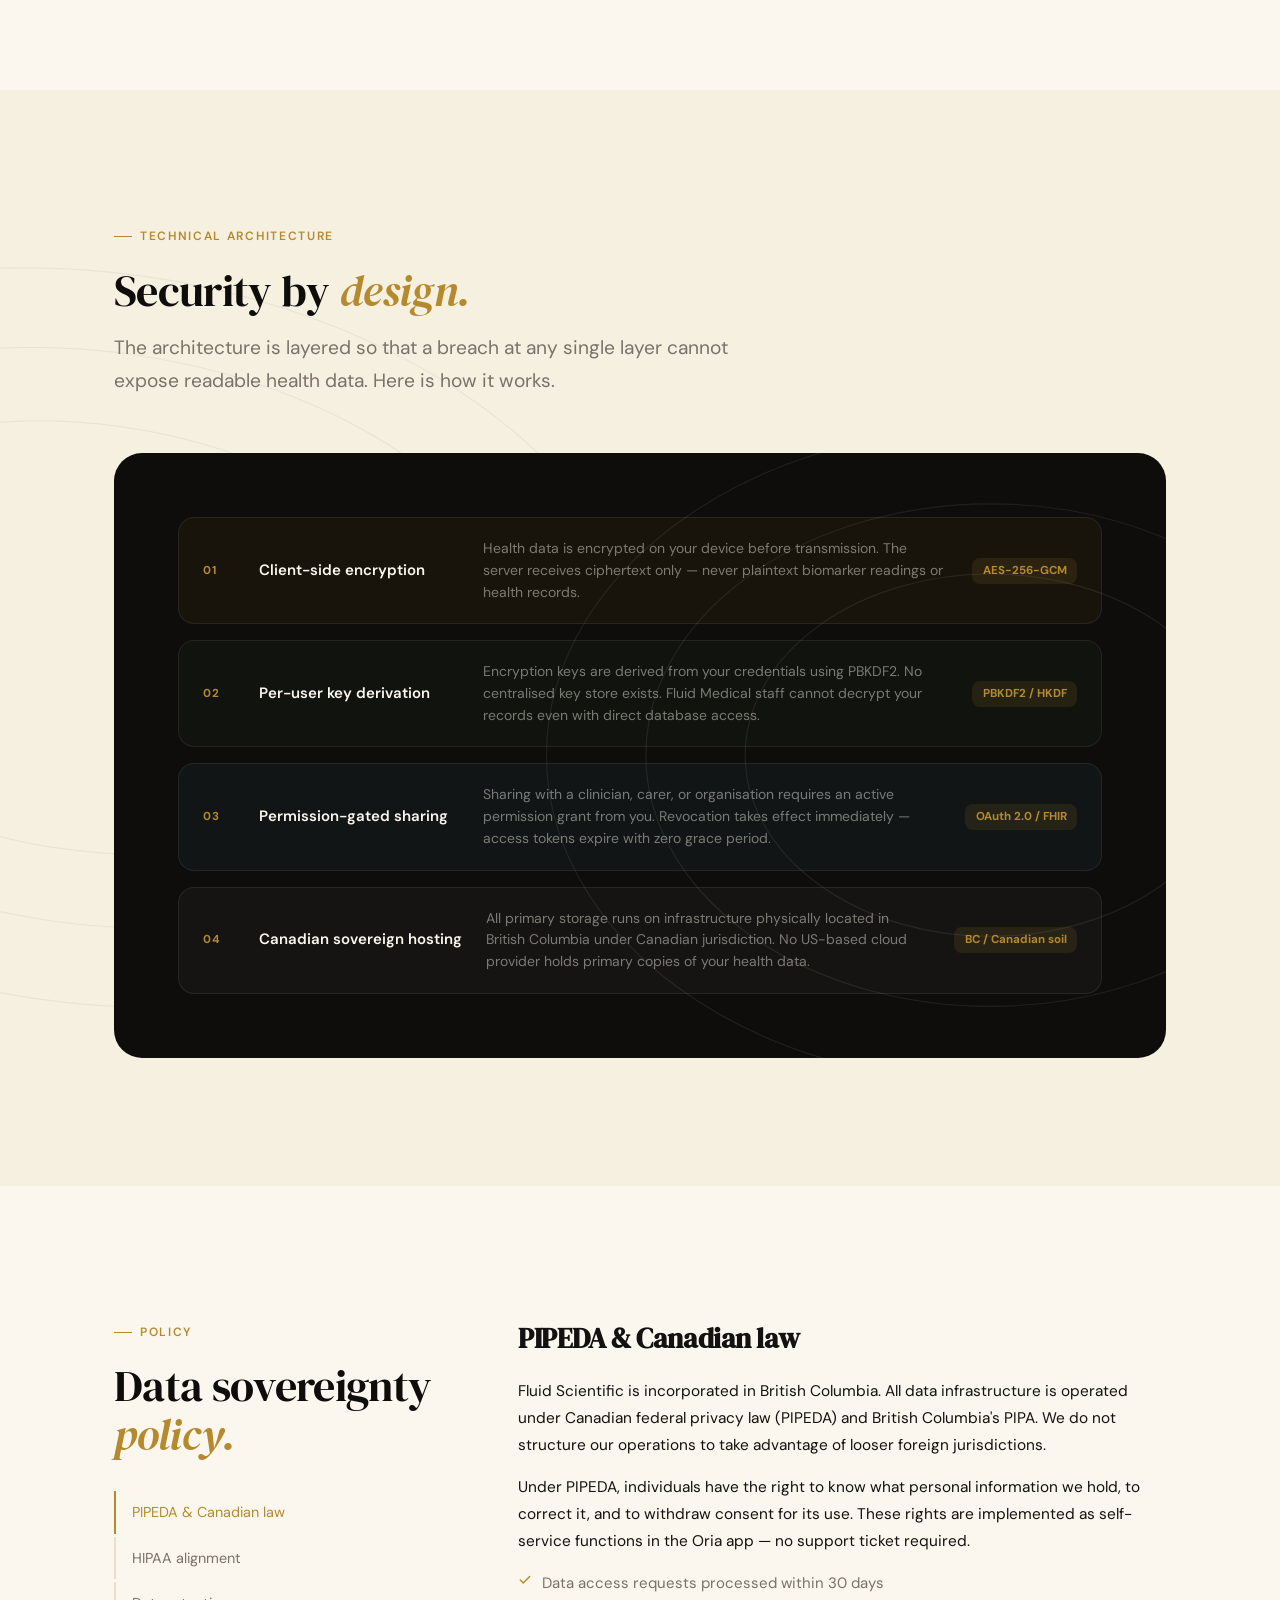
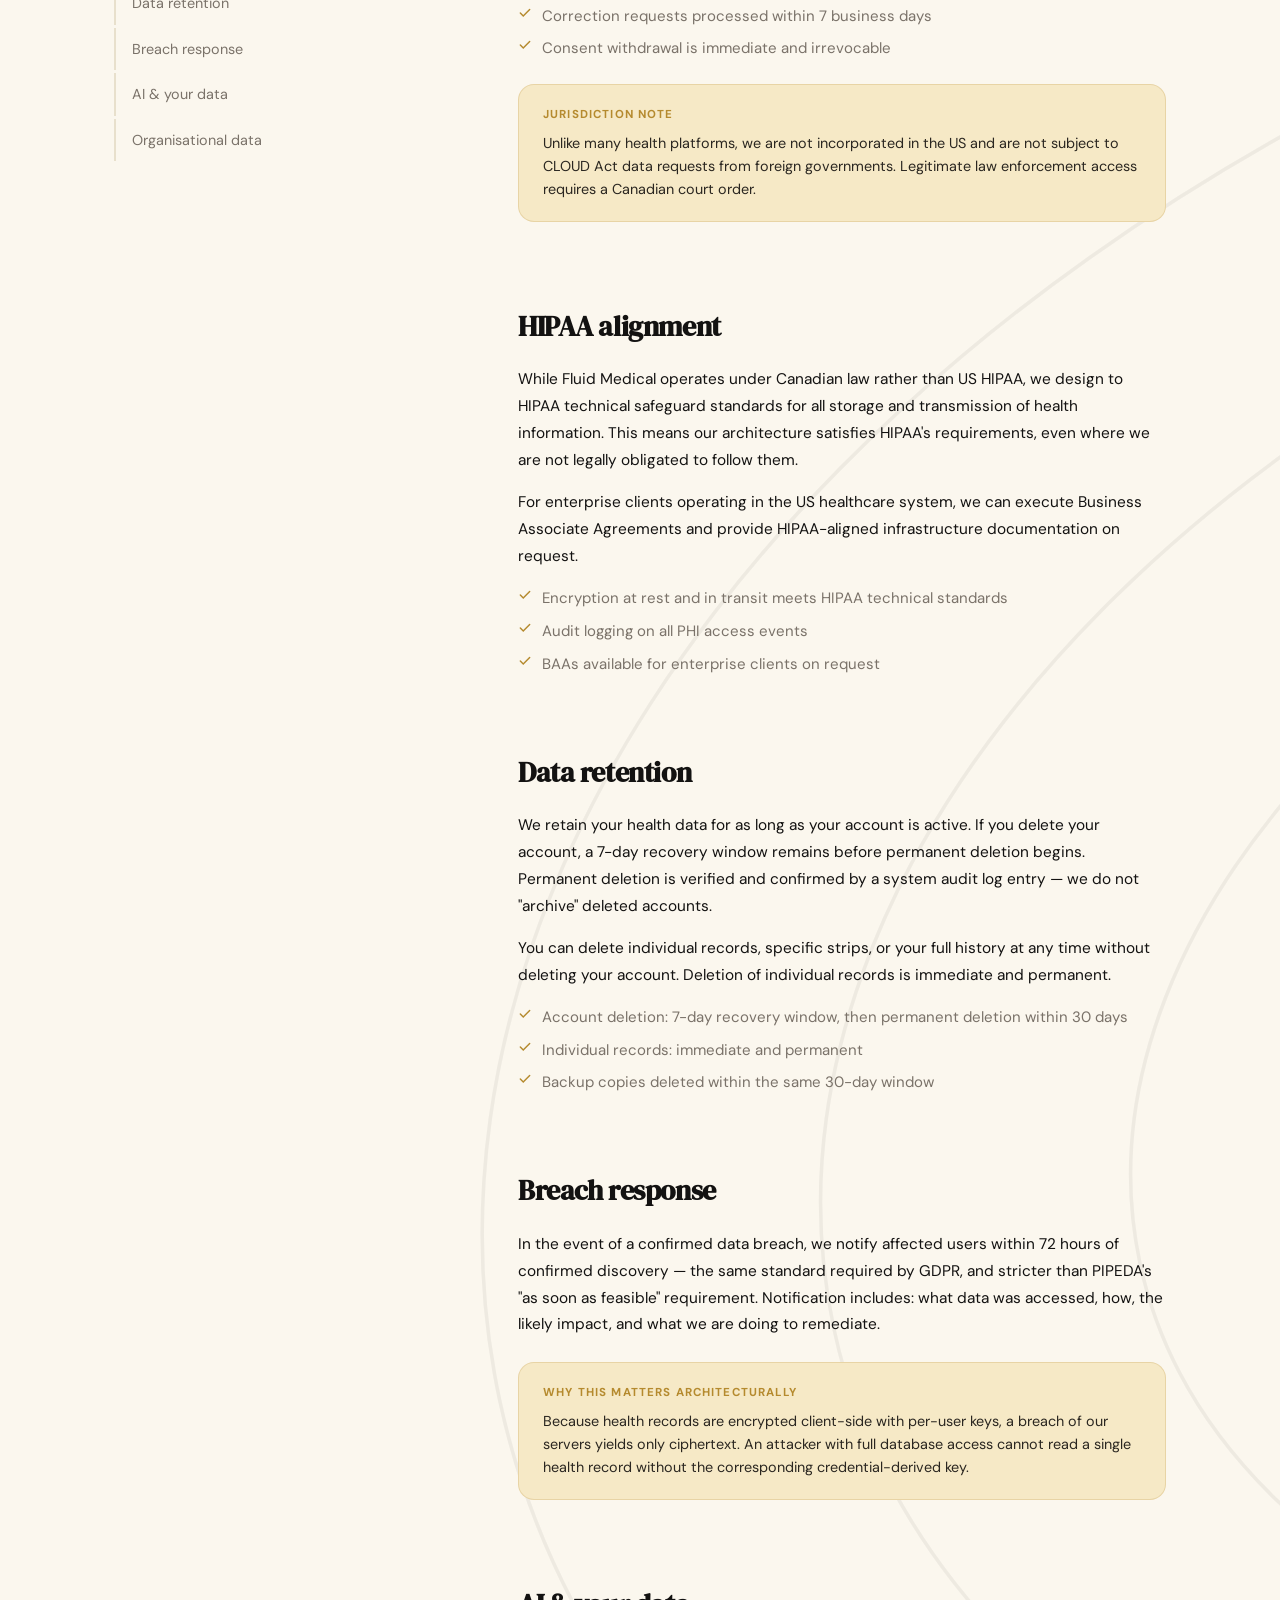
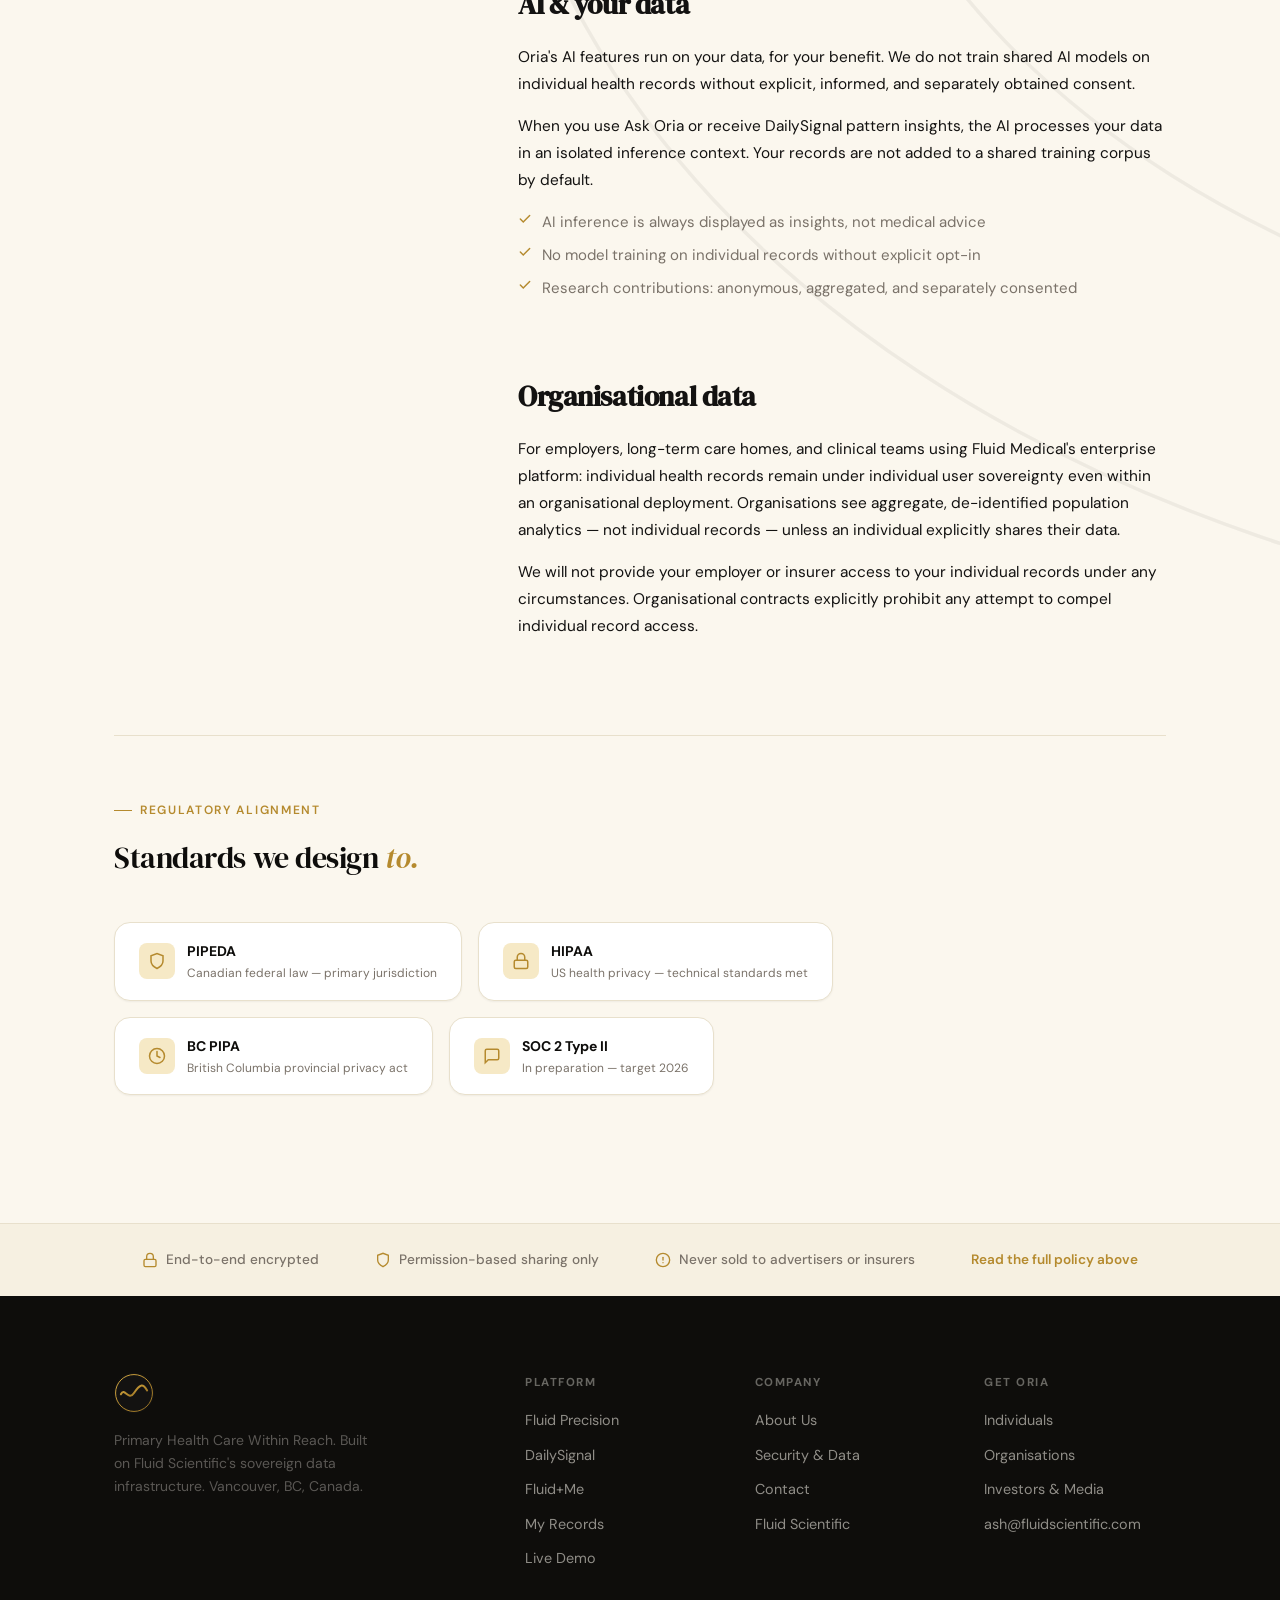
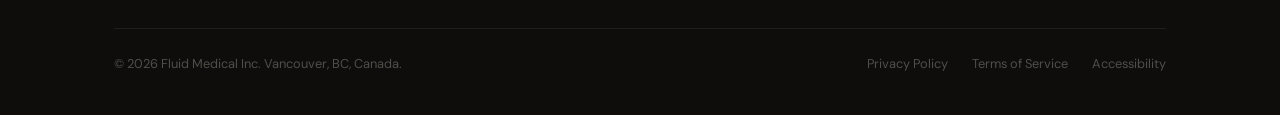
<file: Old1505fluidmedical-security.html>
<!DOCTYPE html>
<html lang="en">
<head>
<meta charset="UTF-8">
<meta name="viewport" content="width=device-width, initial-scale=1.0">
<title>Security &amp; Data — Fluid Medical</title>
<link rel="stylesheet" href="colors_and_type.css">
<style>
*,*::before,*::after{box-sizing:border-box;margin:0;padding:0}
html{scroll-behavior:smooth}
body{font-family:var(--fm-font-sans);background:var(--fm-bg);color:var(--fm-fg);line-height:var(--fm-leading-relaxed);-webkit-font-smoothing:antialiased}
img{display:block;max-width:100%}
a{color:inherit;text-decoration:none}
ul{list-style:none}
.container{max-width:var(--fm-container);margin:0 auto;padding:0 clamp(1.5rem,5vw,4rem);position:relative;z-index:1}
.section-pad{padding:clamp(5rem,10vw,9rem) 0}
.topo{position:absolute;inset:0;pointer-events:none;z-index:0;overflow:hidden}
.topo svg{width:100%;height:100%}
.topo--ink{opacity:.08;color:var(--fm-cream-100)}
.topo--cream{opacity:.05;color:var(--fm-ink-800)}

/* NAV */
#nav{position:fixed;top:0;left:0;right:0;z-index:300;height:90px;display:flex;align-items:center;justify-content:space-between;padding:0 clamp(1.5rem,5vw,4rem);background:rgba(14,13,11,.96);backdrop-filter:blur(16px);border-bottom:1px solid rgba(251,247,238,.06);transition:box-shadow .22s}
#nav.scrolled{box-shadow:0 4px 32px rgba(14,13,11,.55)}
.nav-logo{display:flex;align-items:center;gap:11px}
.nav-mark{width:68px;height:68px;flex-shrink:0}
.nav-wordmark{height:68px;width:auto}
.nav-links{display:flex;align-items:center;gap:1.75rem}
.nav-links a{color:rgba(251,247,238,.5);font-size:.9375rem;font-weight:500;transition:color .15s}
.nav-links a:hover,.nav-links a.active{color:var(--fm-cream-100)}
.btn-nav{background:var(--fm-brand);color:var(--fm-ink-900);padding:.5rem 1.3rem;border-radius:var(--fm-r-sm);font-size:.9rem;font-weight:700;transition:background .15s,transform .15s}
.btn-nav:hover{background:var(--fm-brand-hover);transform:translateY(-1px);color:var(--fm-ink-900)}
.hamburger{display:none;flex-direction:column;gap:5px;cursor:pointer;background:none;border:none;padding:4px}
.hamburger span{display:block;width:22px;height:2px;background:var(--fm-cream-100);border-radius:2px}
.mob{display:none;position:fixed;top:90px;left:0;right:0;z-index:299;background:var(--fm-ink-900);padding:1.5rem 2rem 2rem;border-bottom:1px solid rgba(251,247,238,.08);flex-direction:column}
.mob.open{display:flex}
.mob a{color:var(--fm-cream-100);font-size:1rem;font-weight:500;padding:.7rem 0;border-bottom:1px solid rgba(251,247,238,.07)}
.mob .btn-nav{margin-top:.75rem;text-align:center;display:block;border:none}

/* BUTTONS */
.btn{display:inline-flex;align-items:center;gap:8px;padding:.875rem 1.75rem;border-radius:var(--fm-r-md);font-family:var(--fm-font-sans);font-size:1rem;font-weight:600;cursor:pointer;border:none;transition:background .15s,transform .15s,box-shadow .2s;text-decoration:none}
.btn:hover{transform:translateY(-2px);box-shadow:0 8px 28px rgba(20,18,14,.22)}
.btn-brass{background:var(--fm-brand);color:var(--fm-ink-900)}
.btn-brass:hover{background:var(--fm-brand-hover)}

/* PAGE HERO */
.page-hero{padding-top:calc(90px + 5rem);padding-bottom:5rem;background:var(--fm-ink-900);color:var(--fm-cream-100);position:relative;overflow:hidden}
.page-hero-inner{max-width:760px}
.page-hero-eyebrow{display:inline-flex;align-items:center;gap:10px;font-size:.75rem;font-weight:700;letter-spacing:.14em;text-transform:uppercase;color:var(--fm-brand);margin-bottom:1.4rem}
.page-hero-eyebrow-line{width:22px;height:1px;background:var(--fm-brand)}
.page-hero h1{font-family:var(--fm-font-display);font-size:clamp(2.6rem,6vw,4.5rem);line-height:1.08;letter-spacing:-.025em;color:var(--fm-cream-100)}
.page-hero h1 em{font-style:italic;color:var(--fm-brand)}
.page-hero-lead{font-size:clamp(1rem,1.6vw,1.125rem);color:rgba(251,247,238,.55);max-width:580px;margin-top:1.5rem;line-height:1.72}

/* COMMITMENT CARDS */
.commit-grid{display:grid;grid-template-columns:repeat(3,1fr);gap:1.25rem;margin-top:3.5rem}
.commit-card{border-radius:var(--fm-r-xl);padding:2rem;background:var(--fm-paper);border:1px solid var(--fm-border);box-shadow:var(--fm-shadow-1);position:relative;overflow:hidden}
.commit-card::before{content:'';position:absolute;top:0;left:0;right:0;height:3px;background:var(--fm-brand)}
.commit-icon{width:46px;height:46px;border-radius:var(--fm-r-md);background:var(--fm-brand-tint);display:flex;align-items:center;justify-content:center;margin-bottom:1.2rem}
.commit-card h3{font-family:var(--fm-font-display);font-size:1.25rem;letter-spacing:-.01em;margin-bottom:.6rem}
.commit-card p{font-size:.9rem;color:var(--fm-fg-muted);line-height:1.65}

/* ARCHITECTURE DIAGRAM */
.arch-block{background:var(--fm-ink-900);color:var(--fm-cream-100);border-radius:var(--fm-r-2xl);padding:clamp(2.5rem,5vw,4rem);position:relative;overflow:hidden;margin-top:3.5rem}
.arch-layers{display:flex;flex-direction:column;gap:1rem;position:relative;z-index:1}
.arch-layer{display:flex;align-items:center;gap:1.5rem;padding:1.25rem 1.5rem;border-radius:var(--fm-r-lg);border:1px solid rgba(251,247,238,.08)}
.arch-layer-num{font-size:.72rem;font-weight:700;letter-spacing:.12em;text-transform:uppercase;color:var(--fm-brand);min-width:2rem}
.arch-layer-title{font-family:var(--fm-font-sans);font-weight:600;font-size:.9375rem;color:var(--fm-cream-100);min-width:200px}
.arch-layer-desc{font-size:.875rem;color:rgba(251,247,238,.45);line-height:1.55;flex:1}
.arch-layer-badge{flex-shrink:0;font-size:.72rem;font-weight:700;padding:.2rem .65rem;border-radius:var(--fm-r-sm);background:rgba(181,138,46,.12);color:var(--fm-brand)}
.arch-layer:nth-child(1){background:rgba(181,138,46,.06)}
.arch-layer:nth-child(2){background:rgba(79,122,79,.06)}
.arch-layer:nth-child(3){background:rgba(74,158,191,.06)}
.arch-layer:nth-child(4){background:rgba(255,255,255,.03)}

/* POLICY SECTIONS */
.policy-grid{display:grid;grid-template-columns:1fr 2fr;gap:5rem;align-items:start}
.policy-toc{position:sticky;top:calc(var(--fm-nav-h) + 2rem)}
.policy-toc a{display:block;padding:.55rem 0;font-size:.9rem;color:var(--fm-fg-muted);border-left:2px solid var(--fm-border);padding-left:1rem;margin-bottom:.2rem;transition:color .15s,border-color .15s}
.policy-toc a:hover,.policy-toc a.active{color:var(--fm-brand);border-left-color:var(--fm-brand)}
.policy-section{padding-top:3.5rem;scroll-margin-top:calc(var(--fm-nav-h) + 2rem)}
.policy-section:first-child{padding-top:0}
.policy-section h3{font-family:var(--fm-font-display);font-size:1.75rem;letter-spacing:-.015em;margin-bottom:1rem}
.policy-section p{font-size:.9625rem;line-height:1.75;color:var(--fm-fg);margin-bottom:1em}
.policy-section ul{margin:1em 0;display:flex;flex-direction:column;gap:.55rem}
.policy-section ul li{display:flex;align-items:flex-start;gap:.65rem;font-size:.9375rem;color:var(--fm-fg-muted);line-height:1.6}
.check-icon{flex-shrink:0;margin-top:2px;color:var(--fm-brand)}
.policy-callout{background:var(--fm-brand-tint);border:1px solid rgba(181,138,46,.22);border-radius:var(--fm-r-lg);padding:1.25rem 1.5rem;margin:1.5rem 0}
.policy-callout-label{font-size:.72rem;font-weight:700;letter-spacing:.1em;text-transform:uppercase;color:var(--fm-brand);margin-bottom:.4rem}
.policy-callout p{font-size:.9rem;color:var(--fm-ink-700);margin-bottom:0;line-height:1.6}

/* COMPLIANCE BADGES */
.compliance-row{display:flex;flex-wrap:wrap;gap:1rem;margin-top:3rem}
.compliance-badge{display:flex;align-items:center;gap:.75rem;padding:1rem 1.5rem;background:var(--fm-paper);border:1px solid var(--fm-border);border-radius:var(--fm-r-lg);box-shadow:var(--fm-shadow-1)}
.compliance-badge-icon{width:36px;height:36px;border-radius:var(--fm-r-sm);background:var(--fm-brand-tint);display:flex;align-items:center;justify-content:center;flex-shrink:0}
.compliance-badge-name{font-weight:700;font-size:.875rem;color:var(--fm-fg-strong)}
.compliance-badge-desc{font-size:.75rem;color:var(--fm-fg-muted)}

/* PRIVACY STRIP */
.privacy-strip{background:var(--fm-cream-200);border-top:1px solid var(--fm-border)}
.privacy-inner{display:flex;align-items:center;justify-content:center;flex-wrap:wrap;gap:2rem 3.5rem;padding:1.5rem 0}
.privacy-item{display:flex;align-items:center;gap:.5rem;font-size:.85rem;font-weight:500;color:var(--fm-fg-muted)}
.privacy-icon{color:var(--fm-brand);flex-shrink:0}
.privacy-link{color:var(--fm-brand);font-weight:600;font-size:.85rem}

/* FOOTER */
footer{background:var(--fm-ink-900);padding:clamp(3rem,6vw,5rem) 0 2.5rem}
.footer-grid{display:grid;grid-template-columns:2fr 1fr 1fr 1fr;gap:3rem;margin-bottom:3rem}
.footer-mark{width:40px;height:40px;margin-bottom:1rem}
.footer-tagline{color:rgba(251,247,238,.32);font-size:.875rem;line-height:1.65;max-width:260px;margin-top:.5rem}
.footer-col h5{color:rgba(251,247,238,.38);font-size:.72rem;font-weight:700;letter-spacing:.13em;text-transform:uppercase;margin-bottom:1rem}
.footer-col a{display:block;color:rgba(251,247,238,.55);font-size:.9rem;margin-bottom:.6rem;transition:color .15s}
.footer-col a:hover{color:var(--fm-cream-100)}
.footer-bottom{border-top:1px solid rgba(251,247,238,.07);padding-top:1.5rem;display:flex;justify-content:space-between;align-items:center;flex-wrap:wrap;gap:1rem}
.footer-copy{color:rgba(251,247,238,.28);font-size:.8rem}
.footer-legal{display:flex;gap:1.5rem}
.footer-legal a{color:rgba(251,247,238,.28);font-size:.8rem;transition:color .15s}
.footer-legal a:hover{color:rgba(251,247,238,.55)}

@media(max-width:980px){.commit-grid{grid-template-columns:1fr 1fr}.policy-grid{grid-template-columns:1fr}.policy-toc{position:static;display:flex;flex-wrap:wrap;gap:.5rem 0}}
@media(max-width:640px){.nav-links{display:none}.hamburger{display:flex}.commit-grid{grid-template-columns:1fr}.arch-layer{flex-direction:column;align-items:flex-start;gap:.5rem}.arch-layer-title{min-width:auto}.footer-grid{grid-template-columns:1fr 1fr;gap:2rem}.privacy-inner{flex-direction:column;align-items:flex-start;padding:0 2rem;gap:.85rem}}
@media(max-width:500px){.footer-grid{grid-template-columns:1fr}}
</style>
</head>
<body>

<!-- NAV -->
<nav id="nav">
  <a href="fluidmedical-home.html" class="nav-logo" aria-label="Fluid Medical">
    <div class="nav-mark">
      <svg xmlns="http://www.w3.org/2000/svg" viewBox="0 0 64 64"><defs><linearGradient id="nm" x1="0" y1="0" x2="1" y2="1"><stop offset="0%" stop-color="#D4A943"/><stop offset="55%" stop-color="#B58A2E"/><stop offset="100%" stop-color="#8A6822"/></linearGradient></defs><circle cx="32" cy="32" r="32" fill="#131211"/><circle cx="32" cy="32" r="29.5" fill="none" stroke="url(#nm)" stroke-width="1.6"/><path d="M11 34 C 17 22, 23 46, 32 32 S 46 16, 53 28" fill="none" stroke="url(#nm)" stroke-width="3.2" stroke-linecap="round"/></svg>
    </div>
    <img src="assets/wordmarks/fluid-medical-wordmark-brass.png" alt="Fluid Medical" class="nav-wordmark">
  </a>
  <div class="nav-links">
    <a href="fluidmedical-home.html">Home</a>
    <a href="fluidmedical-platform.html">Platform</a>
    <a href="fluidmedical-about.html">About</a>
    <a href="fluidmedical-security.html" class="active">Security &amp; Data</a>
    <a href="fluidmedical-contact.html">Contact</a>
    <a href="fluidmedical-contact.html" class="btn-nav">Get Oria</a>
  </div>
  <button class="hamburger" onclick="toggleMenu()" aria-label="Menu"><span></span><span></span><span></span></button>
</nav>
<div class="mob" id="mob">
  <a href="fluidmedical-home.html">Home</a>
  <a href="fluidmedical-platform.html">Platform</a>
  <a href="fluidmedical-about.html">About</a>
  <a href="fluidmedical-security.html">Security &amp; Data</a>
  <a href="fluidmedical-contact.html">Contact</a>
  <a href="fluidmedical-contact.html" class="btn-nav">Get Oria</a>
</div>

<!-- PAGE HERO -->
<section class="page-hero">
  <div class="topo topo--ink">
    <svg xmlns="http://www.w3.org/2000/svg" viewBox="0 0 1400 600" preserveAspectRatio="xMidYMid slice"><g fill="none" stroke="currentColor" stroke-width="1"><ellipse cx="200" cy="300" rx="560" ry="360" transform="rotate(10 200 300)"/><ellipse cx="200" cy="300" rx="465" ry="280" transform="rotate(10 200 300)"/><ellipse cx="200" cy="300" rx="372" ry="210" transform="rotate(10 200 300)"/><ellipse cx="200" cy="300" rx="285" ry="148" transform="rotate(10 200 300)"/><ellipse cx="1250" cy="450" rx="280" ry="185" transform="rotate(-6 1250 450)"/><ellipse cx="1250" cy="450" rx="200" ry="130" transform="rotate(-6 1250 450)"/></g></svg>
  </div>
  <div class="container">
    <div class="page-hero-inner">
      <div class="page-hero-eyebrow"><span class="page-hero-eyebrow-line"></span>Data Sovereignty</div>
      <h1>Your data. Your <em>rules.</em></h1>
      <p class="page-hero-lead">We designed Oria's infrastructure around one constraint: your health data should be mathematically impossible for us to misuse — not just contractually prohibited.</p>
    </div>
  </div>
</section>

<!-- CORE COMMITMENTS -->
<section class="section-pad" style="position:relative;overflow:hidden">
  <div class="topo topo--cream">
    <svg xmlns="http://www.w3.org/2000/svg" viewBox="0 0 1400 900" preserveAspectRatio="xMidYMid slice"><g fill="none" stroke="currentColor" stroke-width="1"><ellipse cx="1100" cy="350" rx="500" ry="320" transform="rotate(-8 1100 350)"/><ellipse cx="1100" cy="350" rx="410" ry="250" transform="rotate(-8 1100 350)"/><ellipse cx="1100" cy="350" rx="320" ry="185" transform="rotate(-8 1100 350)"/></g></svg>
  </div>
  <div class="container">
    <div style="max-width:640px;margin-bottom:.5rem">
      <div class="fm-eyebrow" style="margin-bottom:1.25rem">Core commitments</div>
      <h2 class="fm-h2">Five things we will <em>never</em> do.</h2>
      <p class="fm-lead" style="margin-top:1rem">These are not aspirational. They are baked into the architecture, not just the terms of service.</p>
    </div>
    <div class="commit-grid">
      <div class="commit-card">
        <div class="commit-icon"><svg width="20" height="20" viewBox="0 0 24 24" fill="none" stroke="var(--fm-brand)" stroke-width="2" stroke-linecap="round"><circle cx="12" cy="12" r="10"/><line x1="4.93" y1="4.93" x2="19.07" y2="19.07"/></svg></div>
        <h3>No data selling</h3>
        <p>We do not sell, lease, or syndicate your health data to any third party — not insurers, not pharma companies, not data brokers. This is a hard architectural constraint, not a policy that can be reversed by a future acquirer's terms update.</p>
      </div>
      <div class="commit-card">
        <div class="commit-icon"><svg width="20" height="20" viewBox="0 0 24 24" fill="none" stroke="var(--fm-brand)" stroke-width="2" stroke-linecap="round"><path d="M17 21v-2a4 4 0 00-4-4H5a4 4 0 00-4 4v2"/><circle cx="9" cy="7" r="4"/><line x1="23" y1="11" x2="17" y2="11"/></svg></div>
        <h3>No third-party access</h3>
        <p>No analytics platform, advertising network, or external service receives access to your individual health records. Aggregate, anonymised research insights — only ever with explicit opt-in consent, and only in fully de-identified form.</p>
      </div>
      <div class="commit-card">
        <div class="commit-icon"><svg width="20" height="20" viewBox="0 0 24 24" fill="none" stroke="var(--fm-brand)" stroke-width="2" stroke-linecap="round"><path d="M12 22s8-4 8-10V5l-8-3-8 3v7c0 6 8 10 8 10z"/></svg></div>
        <h3>No inference without consent</h3>
        <p>Oria AI generates insights about your data for your benefit only. We do not build external-facing models trained on individual user data. Your records are not used to improve AI systems without your explicit permission.</p>
      </div>
      <div class="commit-card">
        <div class="commit-icon"><svg width="20" height="20" viewBox="0 0 24 24" fill="none" stroke="var(--fm-brand)" stroke-width="2" stroke-linecap="round"><rect x="3" y="11" width="18" height="11" rx="2"/><path d="M7 11V7a5 5 0 0110 0v4"/></svg></div>
        <h3>No unencrypted storage</h3>
        <p>All health records are encrypted at rest using AES-256 with per-user key derivation. Even our own infrastructure team cannot read your records. Encryption keys are derived from your credentials — we do not hold a master key.</p>
      </div>
      <div class="commit-card">
        <div class="commit-icon"><svg width="20" height="20" viewBox="0 0 24 24" fill="none" stroke="var(--fm-brand)" stroke-width="2" stroke-linecap="round"><path d="M21 10c0 7-9 13-9 13s-9-6-9-13a9 9 0 0118 0z"/><circle cx="12" cy="10" r="3"/></svg></div>
        <h3>No cross-border data transfer</h3>
        <p>Your data is hosted on Canadian soil under Canadian jurisdiction. We do not replicate to foreign data centres or use infrastructure subject to foreign surveillance laws — including US-based cloud providers for primary storage.</p>
      </div>
      <div class="commit-card">
        <div class="commit-icon"><svg width="20" height="20" viewBox="0 0 24 24" fill="none" stroke="var(--fm-brand)" stroke-width="2" stroke-linecap="round"><path d="M9 21H5a2 2 0 01-2-2V5a2 2 0 012-2h4"/><polyline points="16 17 21 12 16 7"/><line x1="21" y1="12" x2="9" y2="12"/></svg></div>
        <h3>Full portability on exit</h3>
        <p>You can export your complete health record at any time in standard formats (HL7 FHIR, CSV, PDF). Deleting your account triggers permanent, verified deletion within 30 days — not archiving.</p>
      </div>
    </div>
  </div>
</section>

<!-- ARCHITECTURE -->
<section class="section-pad" style="background:var(--fm-bg-alt);position:relative;overflow:hidden">
  <div class="topo topo--cream">
    <svg xmlns="http://www.w3.org/2000/svg" viewBox="0 0 1400 900" preserveAspectRatio="xMidYMid slice"><g fill="none" stroke="currentColor" stroke-width="1"><ellipse cx="250" cy="450" rx="460" ry="300" transform="rotate(8 250 450)"/><ellipse cx="250" cy="450" rx="375" ry="235" transform="rotate(8 250 450)"/><ellipse cx="250" cy="450" rx="295" ry="175" transform="rotate(8 250 450)"/></g></svg>
  </div>
  <div class="container">
    <div style="max-width:640px">
      <div class="fm-eyebrow" style="margin-bottom:1.25rem">Technical architecture</div>
      <h2 class="fm-h2">Security by <em>design.</em></h2>
      <p class="fm-lead" style="margin-top:1rem">The architecture is layered so that a breach at any single layer cannot expose readable health data. Here is how it works.</p>
    </div>
    <div class="arch-block">
      <div class="topo topo--ink"><svg xmlns="http://www.w3.org/2000/svg" viewBox="0 0 900 500"><g fill="none" stroke="currentColor" stroke-width="1"><ellipse cx="750" cy="250" rx="380" ry="280"/><ellipse cx="750" cy="250" rx="295" ry="215"/><ellipse cx="750" cy="250" rx="210" ry="155"/></g></svg></div>
      <div class="arch-layers">
        <div class="arch-layer">
          <div class="arch-layer-num">01</div>
          <div class="arch-layer-title">Client-side encryption</div>
          <div class="arch-layer-desc">Health data is encrypted on your device before transmission. The server receives ciphertext only — never plaintext biomarker readings or health records.</div>
          <div class="arch-layer-badge">AES-256-GCM</div>
        </div>
        <div class="arch-layer">
          <div class="arch-layer-num">02</div>
          <div class="arch-layer-title">Per-user key derivation</div>
          <div class="arch-layer-desc">Encryption keys are derived from your credentials using PBKDF2. No centralised key store exists. Fluid Medical staff cannot decrypt your records even with direct database access.</div>
          <div class="arch-layer-badge">PBKDF2 / HKDF</div>
        </div>
        <div class="arch-layer">
          <div class="arch-layer-num">03</div>
          <div class="arch-layer-title">Permission-gated sharing</div>
          <div class="arch-layer-desc">Sharing with a clinician, carer, or organisation requires an active permission grant from you. Revocation takes effect immediately — access tokens expire with zero grace period.</div>
          <div class="arch-layer-badge">OAuth 2.0 / FHIR</div>
        </div>
        <div class="arch-layer">
          <div class="arch-layer-num">04</div>
          <div class="arch-layer-title">Canadian sovereign hosting</div>
          <div class="arch-layer-desc">All primary storage runs on infrastructure physically located in British Columbia under Canadian jurisdiction. No US-based cloud provider holds primary copies of your health data.</div>
          <div class="arch-layer-badge">BC / Canadian soil</div>
        </div>
      </div>
    </div>
  </div>
</section>

<!-- COMPLIANCE & POLICY -->
<section class="section-pad" style="position:relative;overflow:hidden" id="policy">
  <div class="topo topo--cream">
    <svg xmlns="http://www.w3.org/2000/svg" viewBox="0 0 1400 900" preserveAspectRatio="xMidYMid slice"><g fill="none" stroke="currentColor" stroke-width="1"><ellipse cx="1150" cy="400" rx="500" ry="330" transform="rotate(-12 1150 400)"/><ellipse cx="1150" cy="400" rx="405" ry="258" transform="rotate(-12 1150 400)"/><ellipse cx="1150" cy="400" rx="318" ry="192" transform="rotate(-12 1150 400)"/></g></svg>
  </div>
  <div class="container">
    <div class="policy-grid">
      <div>
        <div class="fm-eyebrow" style="margin-bottom:1.25rem">Policy</div>
        <h2 class="fm-h2" style="margin-bottom:2rem">Data sovereignty <em>policy.</em></h2>
        <nav class="policy-toc" aria-label="Policy sections">
          <a href="#pipeda" class="active">PIPEDA &amp; Canadian law</a>
          <a href="#hipaa">HIPAA alignment</a>
          <a href="#retention">Data retention</a>
          <a href="#breach">Breach response</a>
          <a href="#ai-data">AI &amp; your data</a>
          <a href="#org-data">Organisational data</a>
        </nav>
      </div>

      <div>
        <div class="policy-section" id="pipeda">
          <h3>PIPEDA &amp; Canadian law</h3>
          <p>Fluid Scientific is incorporated in British Columbia. All data infrastructure is operated under Canadian federal privacy law (PIPEDA) and British Columbia's PIPA. We do not structure our operations to take advantage of looser foreign jurisdictions.</p>
          <p>Under PIPEDA, individuals have the right to know what personal information we hold, to correct it, and to withdraw consent for its use. These rights are implemented as self-service functions in the Oria app — no support ticket required.</p>
          <ul>
            <li><svg class="check-icon" width="14" height="14" viewBox="0 0 24 24" fill="none" stroke="currentColor" stroke-width="2.5" stroke-linecap="round"><polyline points="20 6 9 17 4 12"/></svg>Data access requests processed within 30 days</li>
            <li><svg class="check-icon" width="14" height="14" viewBox="0 0 24 24" fill="none" stroke="currentColor" stroke-width="2.5" stroke-linecap="round"><polyline points="20 6 9 17 4 12"/></svg>Correction requests processed within 7 business days</li>
            <li><svg class="check-icon" width="14" height="14" viewBox="0 0 24 24" fill="none" stroke="currentColor" stroke-width="2.5" stroke-linecap="round"><polyline points="20 6 9 17 4 12"/></svg>Consent withdrawal is immediate and irrevocable</li>
          </ul>
          <div class="policy-callout">
            <div class="policy-callout-label">Jurisdiction note</div>
            <p>Unlike many health platforms, we are not incorporated in the US and are not subject to CLOUD Act data requests from foreign governments. Legitimate law enforcement access requires a Canadian court order.</p>
          </div>
        </div>

        <div class="policy-section" id="hipaa">
          <h3>HIPAA alignment</h3>
          <p>While Fluid Medical operates under Canadian law rather than US HIPAA, we design to HIPAA technical safeguard standards for all storage and transmission of health information. This means our architecture satisfies HIPAA's requirements, even where we are not legally obligated to follow them.</p>
          <p>For enterprise clients operating in the US healthcare system, we can execute Business Associate Agreements and provide HIPAA-aligned infrastructure documentation on request.</p>
          <ul>
            <li><svg class="check-icon" width="14" height="14" viewBox="0 0 24 24" fill="none" stroke="currentColor" stroke-width="2.5" stroke-linecap="round"><polyline points="20 6 9 17 4 12"/></svg>Encryption at rest and in transit meets HIPAA technical standards</li>
            <li><svg class="check-icon" width="14" height="14" viewBox="0 0 24 24" fill="none" stroke="currentColor" stroke-width="2.5" stroke-linecap="round"><polyline points="20 6 9 17 4 12"/></svg>Audit logging on all PHI access events</li>
            <li><svg class="check-icon" width="14" height="14" viewBox="0 0 24 24" fill="none" stroke="currentColor" stroke-width="2.5" stroke-linecap="round"><polyline points="20 6 9 17 4 12"/></svg>BAAs available for enterprise clients on request</li>
          </ul>
        </div>

        <div class="policy-section" id="retention">
          <h3>Data retention</h3>
          <p>We retain your health data for as long as your account is active. If you delete your account, a 7-day recovery window remains before permanent deletion begins. Permanent deletion is verified and confirmed by a system audit log entry — we do not "archive" deleted accounts.</p>
          <p>You can delete individual records, specific strips, or your full history at any time without deleting your account. Deletion of individual records is immediate and permanent.</p>
          <ul>
            <li><svg class="check-icon" width="14" height="14" viewBox="0 0 24 24" fill="none" stroke="currentColor" stroke-width="2.5" stroke-linecap="round"><polyline points="20 6 9 17 4 12"/></svg>Account deletion: 7-day recovery window, then permanent deletion within 30 days</li>
            <li><svg class="check-icon" width="14" height="14" viewBox="0 0 24 24" fill="none" stroke="currentColor" stroke-width="2.5" stroke-linecap="round"><polyline points="20 6 9 17 4 12"/></svg>Individual records: immediate and permanent</li>
            <li><svg class="check-icon" width="14" height="14" viewBox="0 0 24 24" fill="none" stroke="currentColor" stroke-width="2.5" stroke-linecap="round"><polyline points="20 6 9 17 4 12"/></svg>Backup copies deleted within the same 30-day window</li>
          </ul>
        </div>

        <div class="policy-section" id="breach">
          <h3>Breach response</h3>
          <p>In the event of a confirmed data breach, we notify affected users within 72 hours of confirmed discovery — the same standard required by GDPR, and stricter than PIPEDA's "as soon as feasible" requirement. Notification includes: what data was accessed, how, the likely impact, and what we are doing to remediate.</p>
          <div class="policy-callout">
            <div class="policy-callout-label">Why this matters architecturally</div>
            <p>Because health records are encrypted client-side with per-user keys, a breach of our servers yields only ciphertext. An attacker with full database access cannot read a single health record without the corresponding credential-derived key.</p>
          </div>
        </div>

        <div class="policy-section" id="ai-data">
          <h3>AI &amp; your data</h3>
          <p>Oria's AI features run on your data, for your benefit. We do not train shared AI models on individual health records without explicit, informed, and separately obtained consent.</p>
          <p>When you use Ask Oria or receive DailySignal pattern insights, the AI processes your data in an isolated inference context. Your records are not added to a shared training corpus by default.</p>
          <ul>
            <li><svg class="check-icon" width="14" height="14" viewBox="0 0 24 24" fill="none" stroke="currentColor" stroke-width="2.5" stroke-linecap="round"><polyline points="20 6 9 17 4 12"/></svg>AI inference is always displayed as insights, not medical advice</li>
            <li><svg class="check-icon" width="14" height="14" viewBox="0 0 24 24" fill="none" stroke="currentColor" stroke-width="2.5" stroke-linecap="round"><polyline points="20 6 9 17 4 12"/></svg>No model training on individual records without explicit opt-in</li>
            <li><svg class="check-icon" width="14" height="14" viewBox="0 0 24 24" fill="none" stroke="currentColor" stroke-width="2.5" stroke-linecap="round"><polyline points="20 6 9 17 4 12"/></svg>Research contributions: anonymous, aggregated, and separately consented</li>
          </ul>
        </div>

        <div class="policy-section" id="org-data">
          <h3>Organisational data</h3>
          <p>For employers, long-term care homes, and clinical teams using Fluid Medical's enterprise platform: individual health records remain under individual user sovereignty even within an organisational deployment. Organisations see aggregate, de-identified population analytics — not individual records — unless an individual explicitly shares their data.</p>
          <p>We will not provide your employer or insurer access to your individual records under any circumstances. Organisational contracts explicitly prohibit any attempt to compel individual record access.</p>
        </div>
      </div>
    </div>

    <!-- COMPLIANCE BADGES -->
    <div style="margin-top:5rem;padding-top:3.5rem;border-top:1px solid var(--fm-border)">
      <div class="fm-eyebrow" style="margin-bottom:1.25rem">Regulatory alignment</div>
      <h3 class="fm-h3" style="margin-bottom:.5rem">Standards we design <em>to.</em></h3>
      <div class="compliance-row">
        <div class="compliance-badge">
          <div class="compliance-badge-icon"><svg width="18" height="18" viewBox="0 0 24 24" fill="none" stroke="var(--fm-brand)" stroke-width="2" stroke-linecap="round"><path d="M12 22s8-4 8-10V5l-8-3-8 3v7c0 6 8 10 8 10z"/></svg></div>
          <div><div class="compliance-badge-name">PIPEDA</div><div class="compliance-badge-desc">Canadian federal law — primary jurisdiction</div></div>
        </div>
        <div class="compliance-badge">
          <div class="compliance-badge-icon"><svg width="18" height="18" viewBox="0 0 24 24" fill="none" stroke="var(--fm-brand)" stroke-width="2" stroke-linecap="round"><rect x="3" y="11" width="18" height="11" rx="2"/><path d="M7 11V7a5 5 0 0110 0v4"/></svg></div>
          <div><div class="compliance-badge-name">HIPAA</div><div class="compliance-badge-desc">US health privacy — technical standards met</div></div>
        </div>
        <div class="compliance-badge">
          <div class="compliance-badge-icon"><svg width="18" height="18" viewBox="0 0 24 24" fill="none" stroke="var(--fm-brand)" stroke-width="2" stroke-linecap="round"><circle cx="12" cy="12" r="10"/><polyline points="12 6 12 12 16 14"/></svg></div>
          <div><div class="compliance-badge-name">BC PIPA</div><div class="compliance-badge-desc">British Columbia provincial privacy act</div></div>
        </div>
        <div class="compliance-badge">
          <div class="compliance-badge-icon"><svg width="18" height="18" viewBox="0 0 24 24" fill="none" stroke="var(--fm-brand)" stroke-width="2" stroke-linecap="round"><path d="M21 15a2 2 0 01-2 2H7l-4 4V5a2 2 0 012-2h14a2 2 0 012 2z"/></svg></div>
          <div><div class="compliance-badge-name">SOC 2 Type II</div><div class="compliance-badge-desc">In preparation — target 2026</div></div>
        </div>
      </div>
    </div>
  </div>
</section>

<!-- PRIVACY STRIP -->
<div class="privacy-strip">
  <div class="container">
    <div class="privacy-inner">
      <div class="privacy-item"><svg class="privacy-icon" width="16" height="16" viewBox="0 0 24 24" fill="none" stroke="currentColor" stroke-width="2" stroke-linecap="round"><rect x="3" y="11" width="18" height="11" rx="2"/><path d="M7 11V7a5 5 0 0110 0v4"/></svg><span>End-to-end encrypted</span></div>
      <div class="privacy-item"><svg class="privacy-icon" width="16" height="16" viewBox="0 0 24 24" fill="none" stroke="currentColor" stroke-width="2" stroke-linecap="round"><path d="M12 22s8-4 8-10V5l-8-3-8 3v7c0 6 8 10 8 10z"/></svg><span>Permission-based sharing only</span></div>
      <div class="privacy-item"><svg class="privacy-icon" width="16" height="16" viewBox="0 0 24 24" fill="none" stroke="currentColor" stroke-width="2" stroke-linecap="round"><circle cx="12" cy="12" r="10"/><line x1="12" y1="8" x2="12" y2="12"/><line x1="12" y1="16" x2="12.01" y2="16"/></svg><span>Never sold to advertisers or insurers</span></div>
      <div class="privacy-item"><a href="#policy" class="privacy-link">Read the full policy above</a></div>
    </div>
  </div>
</div>

<!-- FOOTER -->
<footer>
  <div class="container">
    <div class="footer-grid">
      <div>
        <div class="footer-mark"><svg xmlns="http://www.w3.org/2000/svg" viewBox="0 0 64 64"><defs><linearGradient id="ff" x1="0" y1="0" x2="1" y2="1"><stop offset="0%" stop-color="#D4A943"/><stop offset="55%" stop-color="#B58A2E"/><stop offset="100%" stop-color="#8A6822"/></linearGradient></defs><circle cx="32" cy="32" r="32" fill="#131211"/><circle cx="32" cy="32" r="29.5" fill="none" stroke="url(#ff)" stroke-width="1.6"/><path d="M11 34 C 17 22, 23 46, 32 32 S 46 16, 53 28" fill="none" stroke="url(#ff)" stroke-width="3.2" stroke-linecap="round"/></svg></div>
        <p class="footer-tagline">Primary Health Care Within Reach. Built on Fluid Scientific's sovereign data infrastructure. Vancouver, BC, Canada.</p>
      </div>
      <div class="footer-col"><h5>Platform</h5><a href="fluidmedical-platform.html">Fluid Precision</a><a href="fluidmedical-platform.html">DailySignal</a><a href="fluidmedical-platform.html">Fluid+Me</a><a href="fluidmedical-platform.html">My Records</a><a href="fluidmedical-demo.html">Live Demo</a></div>
      <div class="footer-col"><h5>Company</h5><a href="fluidmedical-about.html">About Us</a><a href="fluidmedical-security.html">Security &amp; Data</a><a href="fluidmedical-contact.html">Contact</a><a href="https://fluidscientific.com" target="_blank" rel="noopener">Fluid Scientific</a></div>
      <div class="footer-col"><h5>Get Oria</h5><a href="fluidmedical-contact.html">Individuals</a><a href="fluidmedical-contact.html">Organisations</a><a href="fluidmedical-contact.html">Investors &amp; Media</a><a href="mailto:ash@fluidscientific.com">ash@fluidscientific.com</a></div>
    </div>
    <div class="footer-bottom">
      <div class="footer-copy">&copy; 2026 Fluid Medical Inc. Vancouver, BC, Canada.</div>
      <div class="footer-legal"><a href="#">Privacy Policy</a><a href="#">Terms of Service</a><a href="#">Accessibility</a></div>
    </div>
  </div>
</footer>

<script>
const nav=document.getElementById('nav');
window.addEventListener('scroll',()=>nav.classList.toggle('scrolled',scrollY>10),{passive:true});
function toggleMenu(){document.getElementById('mob').classList.toggle('open')}
document.querySelectorAll('.mob a').forEach(l=>l.addEventListener('click',()=>document.getElementById('mob').classList.remove('open')));
// Highlight policy TOC on scroll
const tocLinks=document.querySelectorAll('.policy-toc a');
const sections=Array.from(tocLinks).map(a=>document.querySelector(a.getAttribute('href'))).filter(Boolean);
window.addEventListener('scroll',()=>{
  const y=scrollY+120;
  let curr='';
  sections.forEach(s=>{if(s.offsetTop<=y)curr=s.id});
  tocLinks.forEach(a=>{a.classList.toggle('active',a.getAttribute('href')==='#'+curr)});
},{passive:true});
</script>
</body>
</html>
</file>
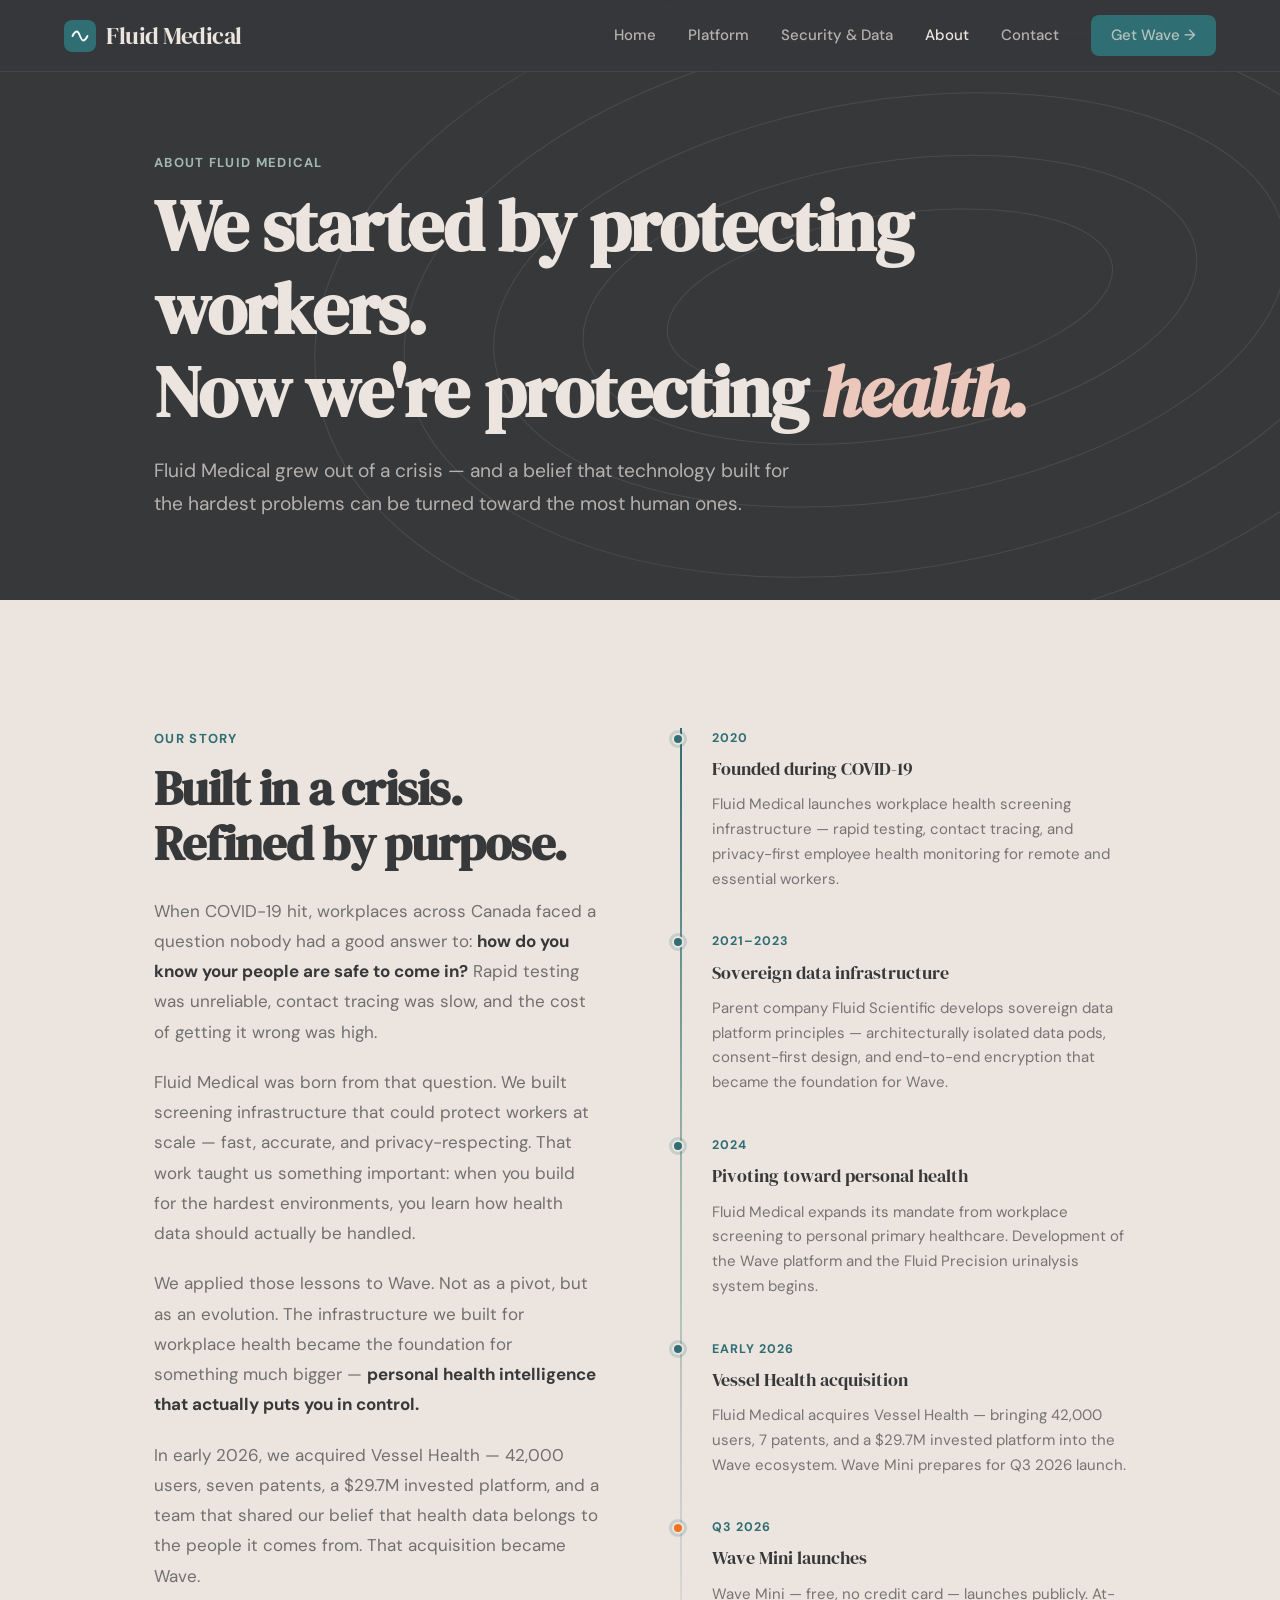
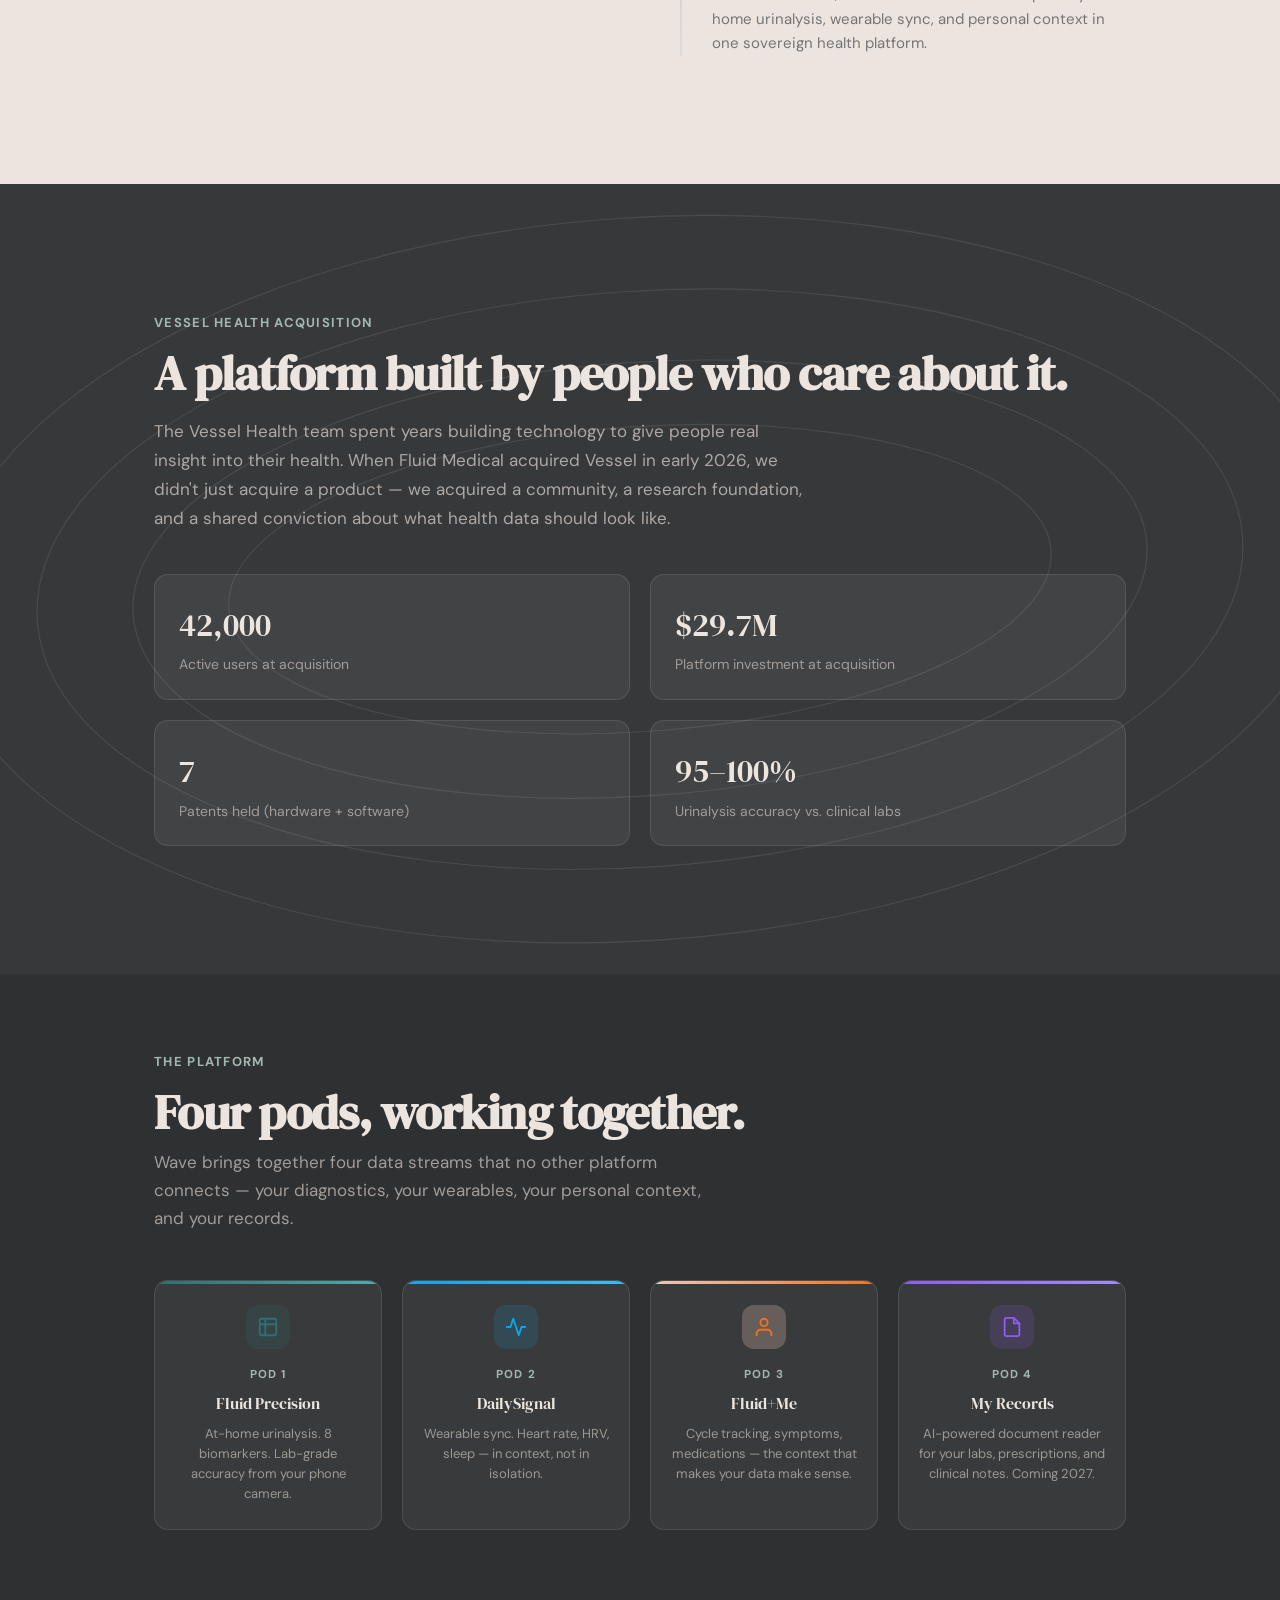
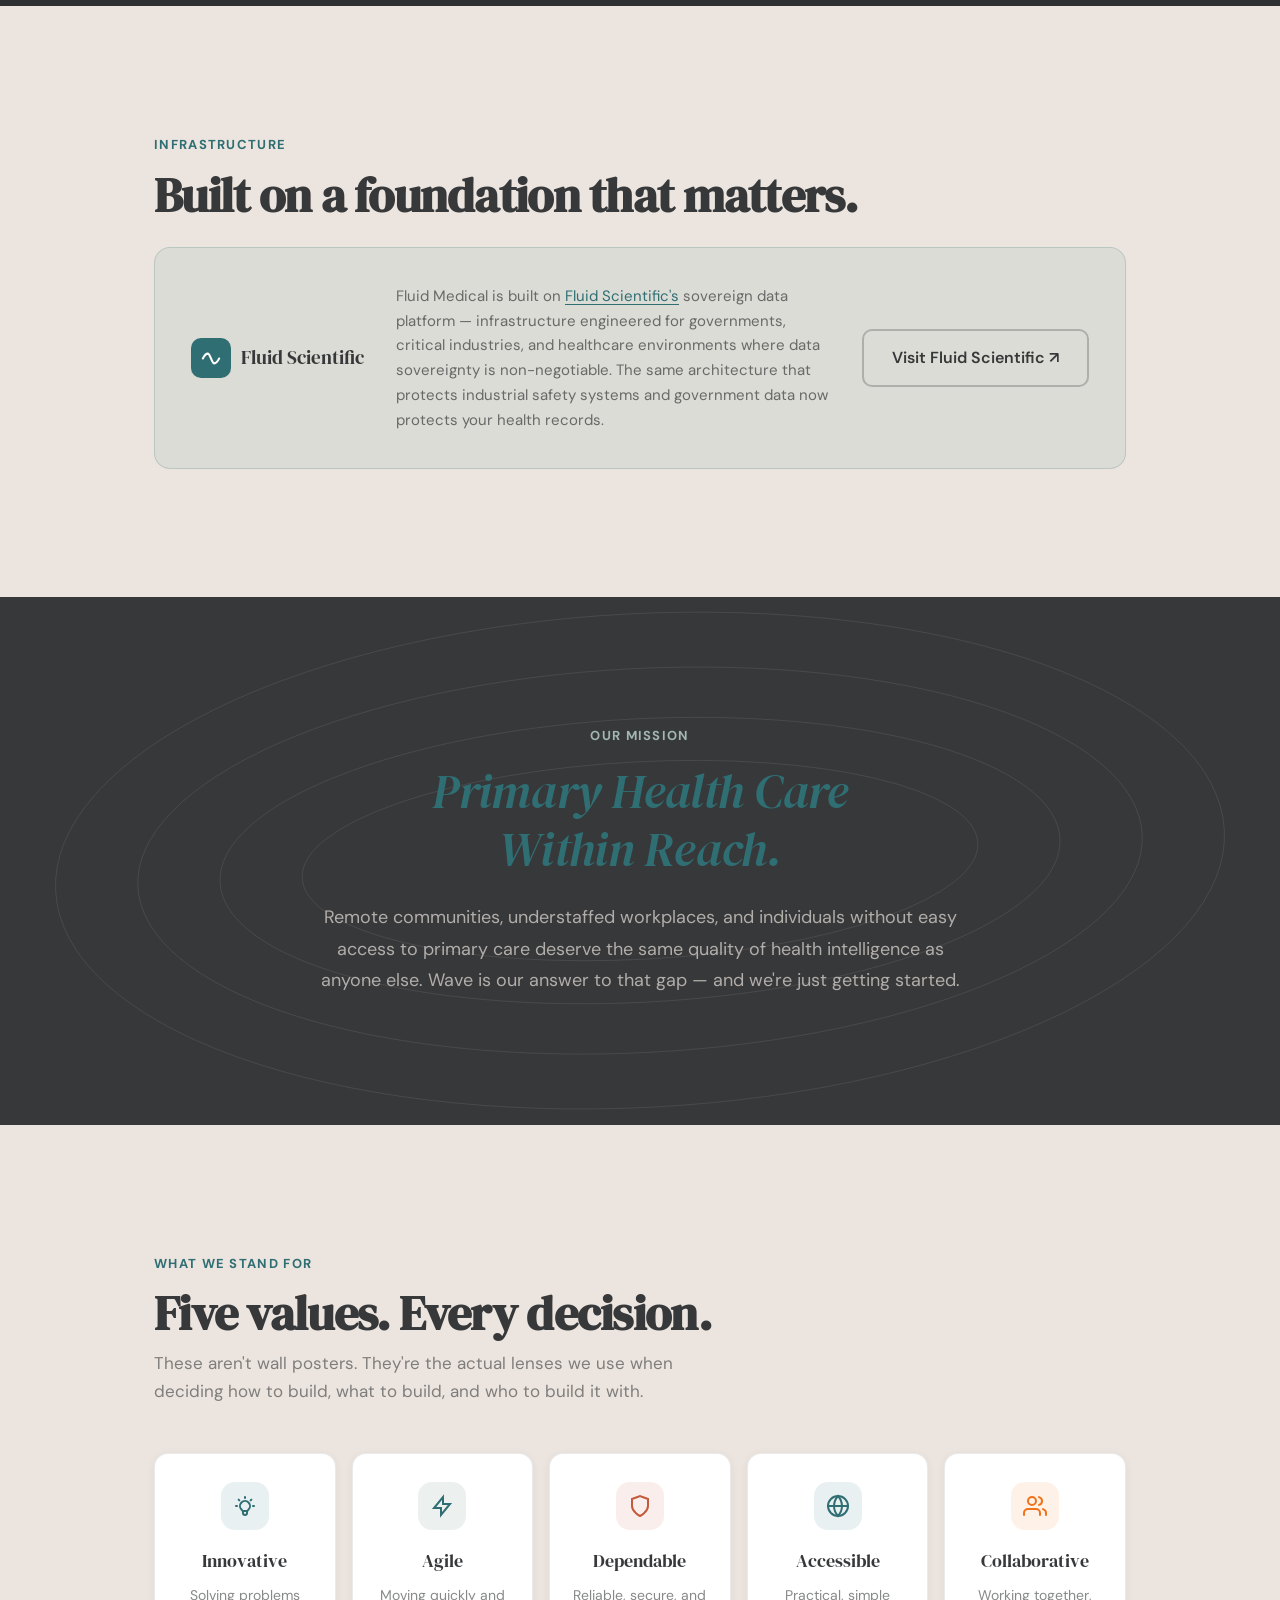
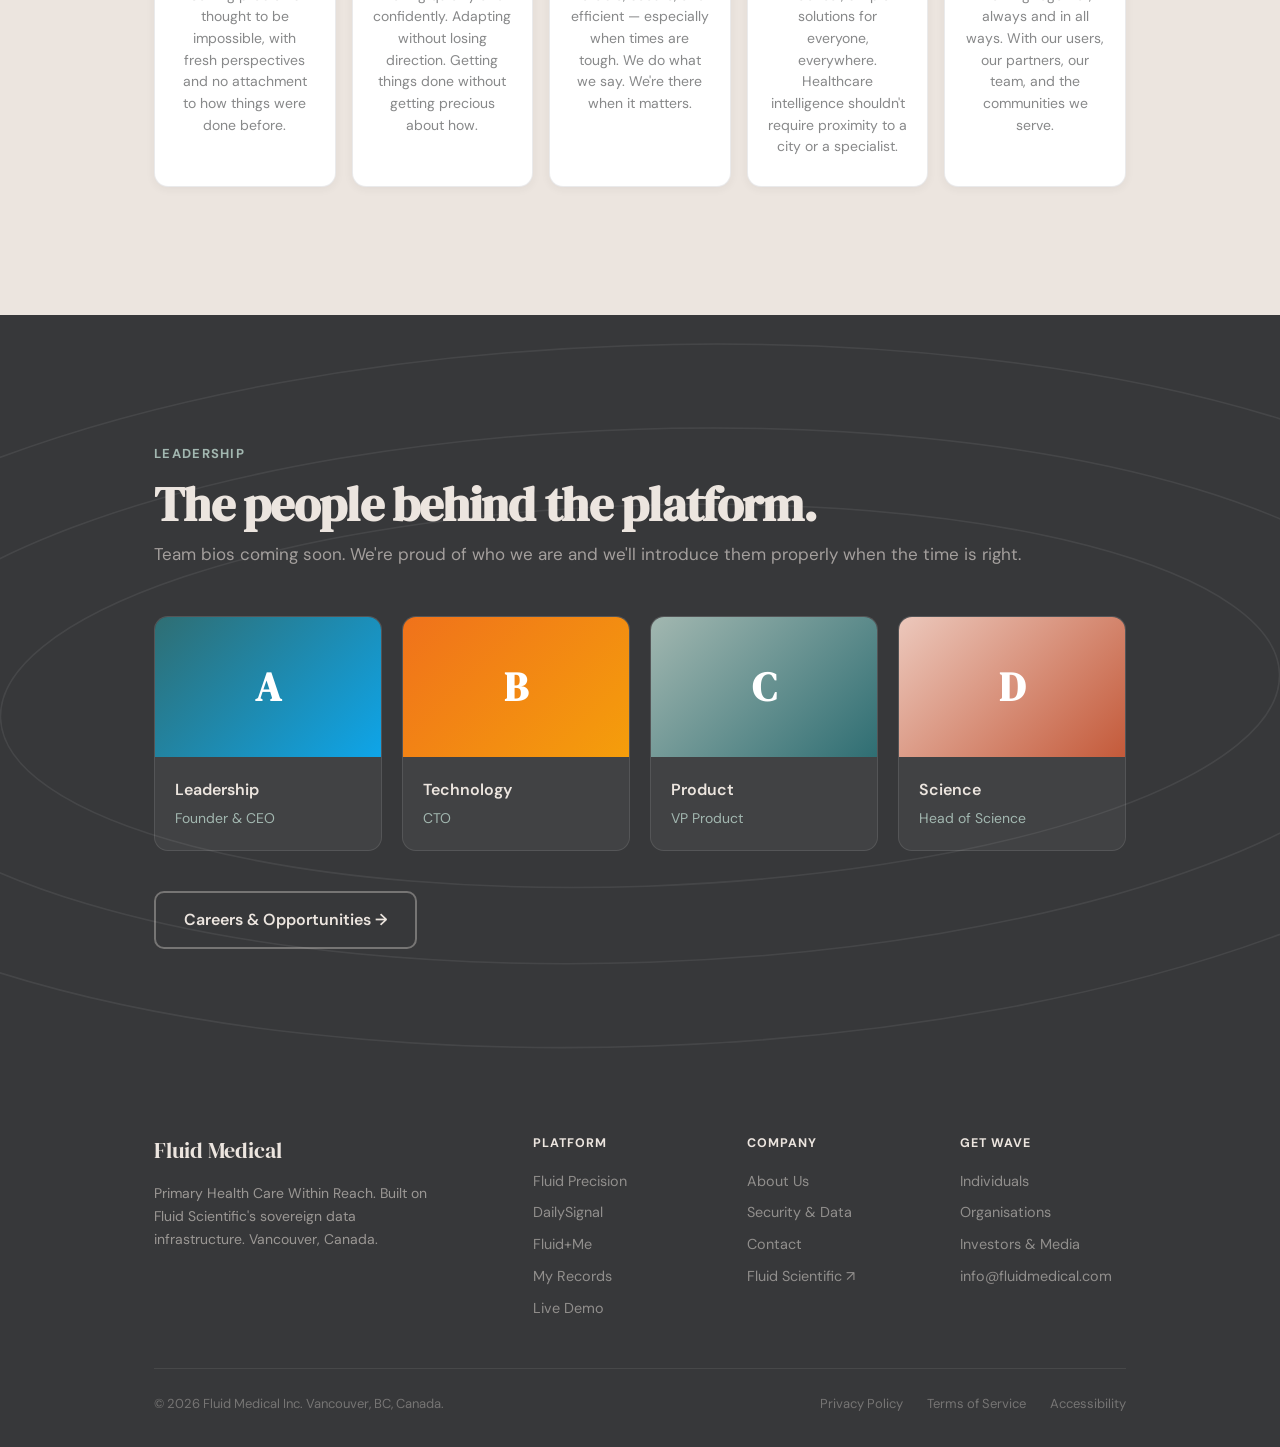
<file: old_fluidmedical-about.html>
<!DOCTYPE html>
<html lang="en">
<head>
<meta charset="UTF-8">
<meta name="viewport" content="width=device-width, initial-scale=1.0">
<title>About — Fluid Medical</title>
<link rel="preconnect" href="https://fonts.googleapis.com">
<link rel="preconnect" href="https://fonts.gstatic.com" crossorigin>
<link href="https://fonts.googleapis.com/css2?family=DM+Serif+Display:ital@0;1&family=DM+Sans:opsz,wght@9..40,300;9..40,400;9..40,500;9..40,600;9..40,700&display=swap" rel="stylesheet">
<style>
*, *::before, *::after { box-sizing: border-box; margin: 0; padding: 0; }
:root {
  --charcoal: #37383A; --platinum: #ECE5DF; --teal: #2F6E73;
  --sage: #A2B7B0; --tangerine: #F0721B; --blush: #ECC8BC; --white: #ffffff;
  --nav-h: 72px;
}
html { scroll-behavior: smooth; }
body { font-family: 'DM Sans', system-ui, sans-serif; background: var(--platinum); color: var(--charcoal); line-height: 1.65; -webkit-font-smoothing: antialiased; }
a { color: inherit; text-decoration: none; }
h1, h2, h3, h4 { font-family: 'DM Serif Display', Georgia, serif; line-height: 1.15; }
h1 { font-size: clamp(2.4rem, 6vw, 4.5rem); letter-spacing: -0.02em; }
h2 { font-size: clamp(1.8rem, 4vw, 3rem); letter-spacing: -0.015em; }
h3 { font-size: clamp(1.2rem, 2.5vw, 1.6rem); }
p { font-size: 1.0625rem; }

/* ── Nav ── */
nav { position: fixed; top: 0; left: 0; right: 0; z-index: 100; height: var(--nav-h); display: flex; align-items: center; justify-content: space-between; padding: 0 clamp(1.5rem, 5vw, 4rem); background: rgba(55,56,58,0.97); backdrop-filter: blur(12px); border-bottom: 1px solid rgba(255,255,255,0.07); transition: box-shadow 0.3s; }
.nav-logo { font-family: 'DM Serif Display', serif; font-size: 1.5rem; color: var(--platinum); letter-spacing: -0.02em; display: flex; align-items: center; gap: 10px; }
.nav-logo-mark { width: 32px; height: 32px; background: var(--teal); border-radius: 8px; display: flex; align-items: center; justify-content: center; }
.nav-links { display: flex; align-items: center; gap: 2rem; }
.nav-links a { color: rgba(236,229,223,0.7); font-size: 0.9375rem; font-weight: 500; transition: color 0.2s; }
.nav-links a:hover, .nav-links a.active { color: var(--platinum); }
.btn-nav { background: var(--teal); color: var(--white); padding: 0.5rem 1.25rem; border-radius: 8px; font-size: 0.9375rem; font-weight: 600; transition: background 0.2s, transform 0.15s; }
.btn-nav:hover { background: #246063; transform: translateY(-1px); }
.hamburger { display: none; flex-direction: column; gap: 5px; cursor: pointer; padding: 4px; background: none; border: none; }
.hamburger span { display: block; width: 22px; height: 2px; background: var(--platinum); border-radius: 2px; }
.mobile-menu { display: none; position: fixed; top: var(--nav-h); left: 0; right: 0; z-index: 99; background: var(--charcoal); padding: 1.5rem 2rem 2rem; flex-direction: column; gap: 0.25rem; border-bottom: 1px solid rgba(255,255,255,0.1); }
.mobile-menu.open { display: flex; }
.mobile-menu a { color: var(--platinum); font-size: 1rem; font-weight: 500; padding: 0.65rem 0; border-bottom: 1px solid rgba(255,255,255,0.07); }
.mobile-menu .btn-nav { margin-top: 0.75rem; justify-content: center; border-bottom: none; }

/* ── Layout ── */
.topo-wrap { position: absolute; inset: 0; overflow: hidden; pointer-events: none; opacity: 0.09; z-index: 0; }
.topo-wrap svg { width: 100%; height: 100%; }
.section { position: relative; overflow: hidden; }
.section-dark { background: var(--charcoal); color: var(--platinum); }
.section-light { background: var(--platinum); color: var(--charcoal); }
.section-blush { background: var(--blush); color: var(--charcoal); }
.container { max-width: 1100px; margin: 0 auto; padding: 0 clamp(1.5rem, 5vw, 4rem); position: relative; z-index: 1; }
.container-narrow { max-width: 800px; margin: 0 auto; padding: 0 clamp(1.5rem, 5vw, 4rem); position: relative; z-index: 1; }
.section-pad { padding: clamp(5rem, 10vw, 9rem) 0; }
.eyebrow { font-size: 0.8125rem; font-weight: 700; letter-spacing: 0.1em; text-transform: uppercase; margin-bottom: 0.75rem; }
.eyebrow-sage { color: var(--sage); }
.eyebrow-teal { color: var(--teal); }
.eyebrow-tangerine { color: var(--tangerine); }

/* ── Buttons ── */
.btn { display: inline-flex; align-items: center; gap: 8px; padding: 0.85rem 1.75rem; border-radius: 10px; font-family: 'DM Sans', sans-serif; font-size: 1rem; font-weight: 600; cursor: pointer; border: none; transition: background 0.2s, transform 0.15s, box-shadow 0.2s; text-decoration: none; }
.btn:hover { transform: translateY(-2px); box-shadow: 0 8px 24px rgba(0,0,0,0.18); }
.btn-primary { background: var(--teal); color: var(--white); }
.btn-primary:hover { background: #246063; }
.btn-outline-light { background: transparent; color: var(--platinum); border: 2px solid rgba(236,229,223,0.35); }
.btn-outline-light:hover { border-color: var(--platinum); background: rgba(236,229,223,0.08); box-shadow: none; }
.btn-outline-dark { background: transparent; color: var(--charcoal); border: 2px solid rgba(55,56,58,0.28); }
.btn-outline-dark:hover { border-color: var(--charcoal); background: rgba(55,56,58,0.06); box-shadow: none; }

/* ── Hero ── */
.page-hero { background: var(--charcoal); color: var(--platinum); padding: calc(var(--nav-h) + 5rem) 0 5rem; position: relative; overflow: hidden; }
.page-hero h1 em { font-style: italic; color: var(--blush); }
.page-hero-sub { font-size: clamp(1rem, 2vw, 1.2rem); color: rgba(236,229,223,0.7); margin-top: 1.25rem; line-height: 1.72; max-width: 640px; }

/* ── Origin Story ── */
.origin-grid { display: grid; grid-template-columns: 1fr 1fr; gap: 5rem; align-items: start; }
.origin-text p { color: rgba(55,56,58,0.68); line-height: 1.78; margin-bottom: 1.25rem; font-size: 1.0625rem; }
.origin-text p strong { color: var(--charcoal); }
.timeline { position: relative; padding-left: 2rem; }
.timeline::before { content: ''; position: absolute; left: 0; top: 0; bottom: 0; width: 2px; background: linear-gradient(to bottom, var(--teal), var(--sage), rgba(162,183,176,0.2)); }
.timeline-item { position: relative; margin-bottom: 2.5rem; }
.timeline-item:last-child { margin-bottom: 0; }
.timeline-dot { position: absolute; left: -2.5rem; top: 0.3rem; width: 12px; height: 12px; border-radius: 50%; background: var(--teal); border: 2px solid var(--platinum); box-shadow: 0 0 0 3px rgba(47,110,115,0.2); }
.timeline-year { font-size: 0.78rem; font-weight: 700; letter-spacing: 0.08em; text-transform: uppercase; color: var(--teal); margin-bottom: 0.35rem; }
.timeline-title { font-family: 'DM Serif Display', serif; font-size: 1.15rem; margin-bottom: 0.5rem; color: var(--charcoal); }
.timeline-desc { font-size: 0.9375rem; color: rgba(55,56,58,0.65); line-height: 1.65; }

/* ── Acquisition Stats ── */
.acq-banner {
  background: var(--charcoal); color: var(--platinum);
  border-radius: 20px; padding: clamp(2.5rem, 5vw, 4rem);
  position: relative; overflow: hidden;
  margin: 3rem 0 0;
}
.acq-banner-inner { display: grid; grid-template-columns: 1fr 1fr; gap: 4rem; align-items: center; }
.acq-stats { display: grid; grid-template-columns: 1fr 1fr; gap: 1.25rem; }
.acq-stat { background: rgba(255,255,255,0.06); border: 1px solid rgba(255,255,255,0.1); border-radius: 14px; padding: 1.5rem; }
.acq-stat-num { font-family: 'DM Serif Display', serif; font-size: 2rem; color: var(--platinum); margin-bottom: 0.25rem; }
.acq-stat-label { color: rgba(236,229,223,0.55); font-size: 0.875rem; line-height: 1.4; }
.acq-text p { color: rgba(236,229,223,0.7); line-height: 1.72; font-size: 1.0625rem; margin-bottom: 1.25rem; }
.acq-badge { display: inline-flex; align-items: center; gap: 6px; background: rgba(240,114,27,0.2); border: 1px solid rgba(240,114,27,0.3); color: var(--tangerine); font-size: 0.8125rem; font-weight: 700; padding: 0.35rem 0.9rem; border-radius: 100px; margin-bottom: 1.25rem; }

/* ── 4 Pods Visual ── */
.pods-4-grid { display: grid; grid-template-columns: repeat(4, 1fr); gap: 1.25rem; margin-top: 3rem; }
.pod-mini { border-radius: 14px; padding: 1.5rem 1.25rem; border: 1px solid rgba(255,255,255,0.1); background: rgba(255,255,255,0.05); text-align: center; position: relative; overflow: hidden; transition: border-color 0.3s, transform 0.3s; }
.pod-mini:hover { border-color: rgba(47,110,115,0.4); transform: translateY(-4px); }
.pod-mini::before { content: ''; position: absolute; top: 0; left: 0; right: 0; height: 3px; }
.pod-mini.p1::before { background: linear-gradient(90deg, #2F6E73, #4AADB3); }
.pod-mini.p2::before { background: linear-gradient(90deg, #0EA5E9, #38BDF8); }
.pod-mini.p3::before { background: linear-gradient(90deg, #ECC8BC, #F0721B); }
.pod-mini.p4::before { background: linear-gradient(90deg, #8B5CF6, #A78BFA); }
.pod-mini-icon { width: 44px; height: 44px; border-radius: 12px; margin: 0 auto 1rem; display: flex; align-items: center; justify-content: center; }
.pod-mini-num { font-size: 0.72rem; font-weight: 700; letter-spacing: 0.1em; text-transform: uppercase; color: var(--sage); margin-bottom: 0.35rem; }
.pod-mini-name { font-family: 'DM Serif Display', serif; font-size: 1rem; color: var(--platinum); margin-bottom: 0.5rem; }
.pod-mini-desc { font-size: 0.8125rem; color: rgba(236,229,223,0.55); line-height: 1.55; }

/* ── Mission ── */
.mission-quote { font-family: 'DM Serif Display', serif; font-size: clamp(1.8rem, 4vw, 3rem); line-height: 1.2; letter-spacing: -0.015em; margin-bottom: 1.5rem; }
.mission-quote em { font-style: italic; color: var(--teal); }

/* ── Values ── */
.values-grid { display: grid; grid-template-columns: repeat(5, 1fr); gap: 1rem; margin-top: 3rem; }
.value-card { border-radius: 14px; padding: 1.75rem 1.25rem; text-align: center; background: white; border: 1px solid rgba(55,56,58,0.1); box-shadow: 0 2px 10px rgba(55,56,58,0.06); transition: transform 0.3s, box-shadow 0.3s; }
.value-card:hover { transform: translateY(-4px); box-shadow: 0 12px 36px rgba(55,56,58,0.1); }
.value-icon { width: 48px; height: 48px; border-radius: 14px; margin: 0 auto 1rem; display: flex; align-items: center; justify-content: center; }
.value-name { font-family: 'DM Serif Display', serif; font-size: 1.15rem; margin-bottom: 0.5rem; }
.value-desc { font-size: 0.875rem; color: rgba(55,56,58,0.6); line-height: 1.55; }

/* ── Fluid Scientific reference ── */
.sci-ref { border-radius: 16px; padding: 2.25rem; background: rgba(47,110,115,0.08); border: 1px solid rgba(47,110,115,0.2); display: flex; align-items: center; gap: 2rem; flex-wrap: wrap; }
.sci-ref-logo { display: flex; align-items: center; gap: 10px; flex-shrink: 0; }
.sci-ref-mark { width: 40px; height: 40px; background: var(--teal); border-radius: 10px; display: flex; align-items: center; justify-content: center; }
.sci-ref-name { font-family: 'DM Serif Display', serif; font-size: 1.2rem; color: var(--charcoal); }
.sci-ref-text { flex: 1; color: rgba(55,56,58,0.7); font-size: 0.9375rem; line-height: 1.65; }

/* ── Team ── */
.team-placeholder { display: grid; grid-template-columns: repeat(4, 1fr); gap: 1.25rem; margin-top: 3rem; }
.team-card { border-radius: 14px; overflow: hidden; background: rgba(255,255,255,0.05); border: 1px solid rgba(255,255,255,0.1); }
.team-photo { height: 140px; display: flex; align-items: center; justify-content: center; font-size: 2.5rem; font-weight: 700; font-family: 'DM Serif Display', serif; color: white; }
.team-info { padding: 1.25rem; }
.team-name { color: var(--platinum); font-weight: 600; margin-bottom: 0.25rem; }
.team-role { color: var(--sage); font-size: 0.875rem; }

/* ── Footer ── */
footer { background: var(--charcoal); color: rgba(236,229,223,0.55); padding: 3.5rem 0 2rem; }
.footer-inner { display: grid; grid-template-columns: 2fr 1fr 1fr 1fr; gap: 3rem; margin-bottom: 2.5rem; }
.footer-logo { font-family: 'DM Serif Display', serif; font-size: 1.4rem; color: var(--platinum); margin-bottom: 0.75rem; }
.footer-tagline { font-size: 0.875rem; line-height: 1.65; max-width: 280px; }
.footer-col h5 { color: var(--platinum); font-size: 0.78rem; font-weight: 700; letter-spacing: 0.08em; text-transform: uppercase; margin-bottom: 1rem; }
.footer-col a { display: block; font-size: 0.9rem; margin-bottom: 0.5rem; color: rgba(236,229,223,0.5); transition: color 0.2s; }
.footer-col a:hover { color: var(--platinum); }
.footer-bottom { border-top: 1px solid rgba(255,255,255,0.08); padding-top: 1.5rem; display: flex; justify-content: space-between; align-items: center; flex-wrap: wrap; gap: 1rem; }
.footer-copy { color: rgba(236,229,223,0.35); font-size: 0.8125rem; }
.footer-legal { display: flex; gap: 1.5rem; }
.footer-legal a { color: rgba(236,229,223,0.35); font-size: 0.8125rem; transition: color 0.2s; }
.footer-legal a:hover { color: rgba(236,229,223,0.65); }

@media (max-width: 900px) {
  .origin-grid { grid-template-columns: 1fr; gap: 3rem; }
  .acq-banner-inner { grid-template-columns: 1fr; gap: 2.5rem; }
  .pods-4-grid { grid-template-columns: 1fr 1fr; }
  .values-grid { grid-template-columns: 1fr 1fr; }
  .team-placeholder { grid-template-columns: 1fr 1fr; }
  .footer-inner { grid-template-columns: 1fr 1fr; gap: 2rem; }
}
@media (max-width: 640px) {
  .nav-links { display: none; }
  .hamburger { display: flex; }
  .acq-stats { grid-template-columns: 1fr; }
  .pods-4-grid { grid-template-columns: 1fr 1fr; }
  .values-grid { grid-template-columns: 1fr; }
  .team-placeholder { grid-template-columns: 1fr 1fr; }
  .footer-inner { grid-template-columns: 1fr; gap: 1.5rem; }
  .sci-ref { flex-direction: column; gap: 1rem; }
}
</style>
</head>
<body>

<nav id="mainNav">
  <a href="fluidmedical-home.html" class="nav-logo">
    <div class="nav-logo-mark"><svg width="18" height="12" viewBox="0 0 24 16" fill="none" stroke="white" stroke-width="2.5" stroke-linecap="round"><path d="M2 8c0 0 3-6 6-6s5 12 8 12 6-6 6-6"/></svg></div>
    Fluid Medical
  </a>
  <div class="nav-links">
    <a href="fluidmedical-home.html">Home</a>
    <a href="fluidmedical-platform.html">Platform</a>
    <a href="fluidmedical-security.html">Security &amp; Data</a>
    <a href="fluidmedical-about.html" class="active">About</a>
    <a href="fluidmedical-contact.html">Contact</a>
    <a href="fluidmedical-contact.html" class="btn-nav">Get Wave →</a>
  </div>
  <button class="hamburger" onclick="toggleMenu()" aria-label="Menu"><span></span><span></span><span></span></button>
</nav>
<div class="mobile-menu" id="mobileMenu">
  <a href="fluidmedical-home.html">Home</a>
  <a href="fluidmedical-platform.html">Platform</a>
  <a href="fluidmedical-security.html">Security &amp; Data</a>
  <a href="fluidmedical-about.html">About</a>
  <a href="fluidmedical-contact.html">Contact</a>
  <a href="fluidmedical-contact.html" class="btn-nav">Get Wave →</a>
</div>

<!-- ── Hero ── -->
<section class="page-hero section">
  <div class="topo-wrap">
    <svg viewBox="0 0 1400 600" xmlns="http://www.w3.org/2000/svg" preserveAspectRatio="xMidYMid slice">
      <g fill="none" stroke="white" stroke-width="1">
        <ellipse cx="950" cy="300" rx="580" ry="340" transform="rotate(-9 950 300)"/>
        <ellipse cx="950" cy="300" rx="490" ry="270" transform="rotate(-9 950 300)"/>
        <ellipse cx="950" cy="300" rx="400" ry="200" transform="rotate(-9 950 300)"/>
        <ellipse cx="950" cy="300" rx="310" ry="138" transform="rotate(-9 950 300)"/>
        <ellipse cx="950" cy="300" rx="225" ry="85" transform="rotate(-9 950 300)"/>
      </g>
    </svg>
  </div>
  <div class="container">
    <div class="eyebrow eyebrow-sage">About Fluid Medical</div>
    <h1>We started by protecting workers.<br>Now we're protecting <em>health.</em></h1>
    <p class="page-hero-sub">Fluid Medical grew out of a crisis — and a belief that technology built for the hardest problems can be turned toward the most human ones.</p>
  </div>
</section>

<!-- ── Origin Story ── -->
<section class="section section-light section-pad">
  <div class="container">
    <div class="origin-grid">
      <div class="origin-text">
        <div class="eyebrow eyebrow-teal">Our Story</div>
        <h2 style="margin-bottom:1.5rem;">Built in a crisis. Refined by purpose.</h2>
        <p>When COVID-19 hit, workplaces across Canada faced a question nobody had a good answer to: <strong>how do you know your people are safe to come in?</strong> Rapid testing was unreliable, contact tracing was slow, and the cost of getting it wrong was high.</p>
        <p>Fluid Medical was born from that question. We built screening infrastructure that could protect workers at scale — fast, accurate, and privacy-respecting. That work taught us something important: when you build for the hardest environments, you learn how health data should actually be handled.</p>
        <p>We applied those lessons to Wave. Not as a pivot, but as an evolution. The infrastructure we built for workplace health became the foundation for something much bigger — <strong>personal health intelligence that actually puts you in control.</strong></p>
        <p>In early 2026, we acquired Vessel Health — 42,000 users, seven patents, a $29.7M invested platform, and a team that shared our belief that health data belongs to the people it comes from. That acquisition became Wave.</p>
      </div>
      <div>
        <div class="timeline">
          <div class="timeline-item">
            <div class="timeline-dot"></div>
            <div class="timeline-year">2020</div>
            <div class="timeline-title">Founded during COVID-19</div>
            <p class="timeline-desc">Fluid Medical launches workplace health screening infrastructure — rapid testing, contact tracing, and privacy-first employee health monitoring for remote and essential workers.</p>
          </div>
          <div class="timeline-item">
            <div class="timeline-dot"></div>
            <div class="timeline-year">2021–2023</div>
            <div class="timeline-title">Sovereign data infrastructure</div>
            <p class="timeline-desc">Parent company Fluid Scientific develops sovereign data platform principles — architecturally isolated data pods, consent-first design, and end-to-end encryption that became the foundation for Wave.</p>
          </div>
          <div class="timeline-item">
            <div class="timeline-dot"></div>
            <div class="timeline-year">2024</div>
            <div class="timeline-title">Pivoting toward personal health</div>
            <p class="timeline-desc">Fluid Medical expands its mandate from workplace screening to personal primary healthcare. Development of the Wave platform and the Fluid Precision urinalysis system begins.</p>
          </div>
          <div class="timeline-item">
            <div class="timeline-dot"></div>
            <div class="timeline-year">Early 2026</div>
            <div class="timeline-title">Vessel Health acquisition</div>
            <p class="timeline-desc">Fluid Medical acquires Vessel Health — bringing 42,000 users, 7 patents, and a $29.7M invested platform into the Wave ecosystem. Wave Mini prepares for Q3 2026 launch.</p>
          </div>
          <div class="timeline-item">
            <div class="timeline-dot" style="background:var(--tangerine);"></div>
            <div class="timeline-year">Q3 2026</div>
            <div class="timeline-title">Wave Mini launches</div>
            <p class="timeline-desc">Wave Mini — free, no credit card — launches publicly. At-home urinalysis, wearable sync, and personal context in one sovereign health platform.</p>
          </div>
        </div>
      </div>
    </div>
  </div>
</section>

<!-- ── Vessel Health Acquisition ── -->
<section class="section section-dark section-pad">
  <div class="topo-wrap">
    <svg viewBox="0 0 1400 700" xmlns="http://www.w3.org/2000/svg" preserveAspectRatio="xMidYMid slice">
      <g fill="none" stroke="white" stroke-width="1">
        <ellipse cx="700" cy="350" rx="620" ry="320" transform="rotate(-4 700 350)"/>
        <ellipse cx="700" cy="350" rx="535" ry="255" transform="rotate(-4 700 350)"/>
        <ellipse cx="700" cy="350" rx="450" ry="192" transform="rotate(-4 700 350)"/>
        <ellipse cx="700" cy="350" rx="365" ry="135" transform="rotate(-4 700 350)"/>
      </g>
    </svg>
  </div>
  <div class="container">
    <div class="eyebrow eyebrow-sage">Vessel Health Acquisition</div>
    <h2 style="color:var(--platinum);margin-bottom:1rem;">A platform built by people who care about it.</h2>
    <p style="color:rgba(236,229,223,0.65);max-width:660px;line-height:1.72;margin-bottom:2.5rem;">The Vessel Health team spent years building technology to give people real insight into their health. When Fluid Medical acquired Vessel in early 2026, we didn't just acquire a product — we acquired a community, a research foundation, and a shared conviction about what health data should look like.</p>
    <div class="acq-stats">
      <div class="acq-stat">
        <div class="acq-stat-num">42,000</div>
        <div class="acq-stat-label">Active users at acquisition</div>
      </div>
      <div class="acq-stat">
        <div class="acq-stat-num">$29.7M</div>
        <div class="acq-stat-label">Platform investment at acquisition</div>
      </div>
      <div class="acq-stat">
        <div class="acq-stat-num">7</div>
        <div class="acq-stat-label">Patents held (hardware + software)</div>
      </div>
      <div class="acq-stat">
        <div class="acq-stat-num">95–100%</div>
        <div class="acq-stat-label">Urinalysis accuracy vs. clinical labs</div>
      </div>
    </div>
  </div>
</section>

<!-- ── 4 Pods ── -->
<section class="section section-dark">
  <div style="background:rgba(0,0,0,0.15);padding:clamp(3rem,6vw,5rem) 0;">
    <div class="container">
      <div class="eyebrow eyebrow-sage" style="margin-bottom:0.75rem;">The Platform</div>
      <h2 style="color:var(--platinum);margin-bottom:0.5rem;">Four pods, working together.</h2>
      <p style="color:rgba(236,229,223,0.6);max-width:580px;">Wave brings together four data streams that no other platform connects — your diagnostics, your wearables, your personal context, and your records.</p>
      <div class="pods-4-grid">
        <div class="pod-mini p1">
          <div class="pod-mini-icon" style="background:rgba(47,110,115,0.2);">
            <svg width="22" height="22" viewBox="0 0 24 24" fill="none" stroke="#2F6E73" stroke-width="2" stroke-linecap="round" stroke-linejoin="round"><path d="M9 3H5a2 2 0 00-2 2v4m6-6h10a2 2 0 012 2v4M9 3v18m0 0h10a2 2 0 002-2V9M9 21H5a2 2 0 01-2-2V9m0 0h18"/></svg>
          </div>
          <div class="pod-mini-num">Pod 1</div>
          <div class="pod-mini-name">Fluid Precision</div>
          <p class="pod-mini-desc">At-home urinalysis. 8 biomarkers. Lab-grade accuracy from your phone camera.</p>
        </div>
        <div class="pod-mini p2">
          <div class="pod-mini-icon" style="background:rgba(14,165,233,0.15);">
            <svg width="22" height="22" viewBox="0 0 24 24" fill="none" stroke="#0EA5E9" stroke-width="2" stroke-linecap="round" stroke-linejoin="round"><polyline points="22 12 18 12 15 21 9 3 6 12 2 12"/></svg>
          </div>
          <div class="pod-mini-num">Pod 2</div>
          <div class="pod-mini-name">DailySignal</div>
          <p class="pod-mini-desc">Wearable sync. Heart rate, HRV, sleep — in context, not in isolation.</p>
        </div>
        <div class="pod-mini p3">
          <div class="pod-mini-icon" style="background:rgba(236,200,188,0.25);">
            <svg width="22" height="22" viewBox="0 0 24 24" fill="none" stroke="#F0721B" stroke-width="2" stroke-linecap="round" stroke-linejoin="round"><path d="M20 21v-2a4 4 0 00-4-4H8a4 4 0 00-4 4v2"/><circle cx="12" cy="7" r="4"/></svg>
          </div>
          <div class="pod-mini-num">Pod 3</div>
          <div class="pod-mini-name">Fluid+Me</div>
          <p class="pod-mini-desc">Cycle tracking, symptoms, medications — the context that makes your data make sense.</p>
        </div>
        <div class="pod-mini p4">
          <div class="pod-mini-icon" style="background:rgba(139,92,246,0.15);">
            <svg width="22" height="22" viewBox="0 0 24 24" fill="none" stroke="#8B5CF6" stroke-width="2" stroke-linecap="round" stroke-linejoin="round"><path d="M14 2H6a2 2 0 00-2 2v16a2 2 0 002 2h12a2 2 0 002-2V8z"/><polyline points="14 2 14 8 20 8"/></svg>
          </div>
          <div class="pod-mini-num">Pod 4</div>
          <div class="pod-mini-name">My Records</div>
          <p class="pod-mini-desc">AI-powered document reader for your labs, prescriptions, and clinical notes. Coming 2027.</p>
        </div>
      </div>
    </div>
  </div>
</section>

<!-- ── Fluid Scientific ── -->
<section class="section section-light section-pad">
  <div class="container">
    <div class="eyebrow eyebrow-teal">Infrastructure</div>
    <h2 style="margin-bottom:1.5rem;">Built on a foundation that matters.</h2>
    <div class="sci-ref">
      <div class="sci-ref-logo">
        <div class="sci-ref-mark"><svg width="20" height="13" viewBox="0 0 24 16" fill="none" stroke="white" stroke-width="2.5" stroke-linecap="round"><path d="M2 8c0 0 3-6 6-6s5 12 8 12 6-6 6-6"/></svg></div>
        <div class="sci-ref-name">Fluid Scientific</div>
      </div>
      <div class="sci-ref-text">
        Fluid Medical is built on <a href="https://fluidscientific.com" target="_blank" style="color:var(--teal);text-decoration:underline;text-underline-offset:3px;">Fluid Scientific's</a> sovereign data platform — infrastructure engineered for governments, critical industries, and healthcare environments where data sovereignty is non-negotiable. The same architecture that protects industrial safety systems and government data now protects your health records.
      </div>
      <a href="https://fluidscientific.com" target="_blank" class="btn btn-outline-dark" style="flex-shrink:0;">Visit Fluid Scientific ↗</a>
    </div>
  </div>
</section>

<!-- ── Mission ── -->
<section class="section section-dark section-pad">
  <div class="topo-wrap">
    <svg viewBox="0 0 1400 600" xmlns="http://www.w3.org/2000/svg" preserveAspectRatio="xMidYMid slice">
      <g fill="none" stroke="white" stroke-width="1">
        <ellipse cx="700" cy="300" rx="640" ry="270" transform="rotate(-3 700 300)"/>
        <ellipse cx="700" cy="300" rx="550" ry="210" transform="rotate(-3 700 300)"/>
        <ellipse cx="700" cy="300" rx="460" ry="155" transform="rotate(-3 700 300)"/>
        <ellipse cx="700" cy="300" rx="370" ry="108" transform="rotate(-3 700 300)"/>
      </g>
    </svg>
  </div>
  <div class="container" style="text-align:center;max-width:800px;">
    <div class="eyebrow eyebrow-sage" style="margin-bottom:1rem;">Our Mission</div>
    <div class="mission-quote">
      <em>Primary Health Care<br>Within Reach.</em>
    </div>
    <p style="color:rgba(236,229,223,0.68);font-size:1.125rem;line-height:1.75;max-width:640px;margin:0 auto;">Remote communities, understaffed workplaces, and individuals without easy access to primary care deserve the same quality of health intelligence as anyone else. Wave is our answer to that gap — and we're just getting started.</p>
  </div>
</section>

<!-- ── Values ── -->
<section class="section section-light section-pad">
  <div class="container">
    <div class="eyebrow eyebrow-teal">What We Stand For</div>
    <h2 style="margin-bottom:0.5rem;">Five values. Every decision.</h2>
    <p style="color:rgba(55,56,58,0.6);max-width:560px;">These aren't wall posters. They're the actual lenses we use when deciding how to build, what to build, and who to build it with.</p>
    <div class="values-grid">
      <div class="value-card">
        <div class="value-icon" style="background:rgba(47,110,115,0.1);">
          <svg width="24" height="24" viewBox="0 0 24 24" fill="none" stroke="#2F6E73" stroke-width="2" stroke-linecap="round"><path d="M9.663 17h4.673M12 3v1m6.364 1.636l-.707.707M21 12h-1M4 12H3m3.343-5.657l-.707-.707m2.828 9.9a5 5 0 117.072 0l-.548.547A3.374 3.374 0 0014 18.469V19a2 2 0 11-4 0v-.531c0-.895-.356-1.754-.988-2.386l-.548-.547z"/></svg>
        </div>
        <div class="value-name">Innovative</div>
        <p class="value-desc">Solving problems thought to be impossible, with fresh perspectives and no attachment to how things were done before.</p>
      </div>
      <div class="value-card">
        <div class="value-icon" style="background:rgba(162,183,176,0.2);">
          <svg width="24" height="24" viewBox="0 0 24 24" fill="none" stroke="#2F6E73" stroke-width="2" stroke-linecap="round"><path d="M13 10V3L4 14h7v7l9-11h-7z"/></svg>
        </div>
        <div class="value-name">Agile</div>
        <p class="value-desc">Moving quickly and confidently. Adapting without losing direction. Getting things done without getting precious about how.</p>
      </div>
      <div class="value-card">
        <div class="value-icon" style="background:rgba(236,200,188,0.3);">
          <svg width="24" height="24" viewBox="0 0 24 24" fill="none" stroke="#C45A3A" stroke-width="2" stroke-linecap="round"><path d="M12 22s8-4 8-10V5l-8-3-8 3v7c0 6 8 10 8 10z"/></svg>
        </div>
        <div class="value-name">Dependable</div>
        <p class="value-desc">Reliable, secure, and efficient — especially when times are tough. We do what we say. We're there when it matters.</p>
      </div>
      <div class="value-card">
        <div class="value-icon" style="background:rgba(47,110,115,0.1);">
          <svg width="24" height="24" viewBox="0 0 24 24" fill="none" stroke="#2F6E73" stroke-width="2" stroke-linecap="round"><circle cx="12" cy="12" r="10"/><line x1="2" y1="12" x2="22" y2="12"/><path d="M12 2a15.3 15.3 0 014 10 15.3 15.3 0 01-4 10 15.3 15.3 0 01-4-10 15.3 15.3 0 014-10z"/></svg>
        </div>
        <div class="value-name">Accessible</div>
        <p class="value-desc">Practical, simple solutions for everyone, everywhere. Healthcare intelligence shouldn't require proximity to a city or a specialist.</p>
      </div>
      <div class="value-card">
        <div class="value-icon" style="background:rgba(240,114,27,0.1);">
          <svg width="24" height="24" viewBox="0 0 24 24" fill="none" stroke="#F0721B" stroke-width="2" stroke-linecap="round"><path d="M17 21v-2a4 4 0 00-4-4H5a4 4 0 00-4 4v2"/><circle cx="9" cy="7" r="4"/><path d="M23 21v-2a4 4 0 00-3-3.87"/><path d="M16 3.13a4 4 0 010 7.75"/></svg>
        </div>
        <div class="value-name">Collaborative</div>
        <p class="value-desc">Working together, always and in all ways. With our users, our partners, our team, and the communities we serve.</p>
      </div>
    </div>
  </div>
</section>

<!-- ── Team ── -->
<section class="section section-dark section-pad">
  <div class="topo-wrap" style="opacity:0.07;">
    <svg viewBox="0 0 1400 500" xmlns="http://www.w3.org/2000/svg" preserveAspectRatio="xMidYMid slice">
      <g fill="none" stroke="white" stroke-width="1">
        <ellipse cx="700" cy="250" rx="620" ry="230" transform="rotate(-2 700 250)"/>
        <ellipse cx="700" cy="250" rx="520" ry="175" transform="rotate(-2 700 250)"/>
        <ellipse cx="700" cy="250" rx="420" ry="125" transform="rotate(-2 700 250)"/>
      </g>
    </svg>
  </div>
  <div class="container">
    <div class="eyebrow eyebrow-sage">Leadership</div>
    <h2 style="color:var(--platinum);margin-bottom:0.5rem;">The people behind the platform.</h2>
    <p style="color:rgba(236,229,223,0.6);">Team bios coming soon. We're proud of who we are and we'll introduce them properly when the time is right.</p>
    <div class="team-placeholder">
      <div class="team-card">
        <div class="team-photo" style="background:linear-gradient(135deg,var(--teal),#0EA5E9);">A</div>
        <div class="team-info"><div class="team-name">Leadership</div><div class="team-role">Founder & CEO</div></div>
      </div>
      <div class="team-card">
        <div class="team-photo" style="background:linear-gradient(135deg,var(--tangerine),#F59E0B);">B</div>
        <div class="team-info"><div class="team-name">Technology</div><div class="team-role">CTO</div></div>
      </div>
      <div class="team-card">
        <div class="team-photo" style="background:linear-gradient(135deg,var(--sage),var(--teal));">C</div>
        <div class="team-info"><div class="team-name">Product</div><div class="team-role">VP Product</div></div>
      </div>
      <div class="team-card">
        <div class="team-photo" style="background:linear-gradient(135deg,var(--blush),#C45A3A);">D</div>
        <div class="team-info"><div class="team-name">Science</div><div class="team-role">Head of Science</div></div>
      </div>
    </div>
    <div style="margin-top:2.5rem;">
      <a href="fluidmedical-contact.html" class="btn btn-outline-light">Careers &amp; Opportunities →</a>
    </div>
  </div>
</section>

<!-- ── Footer ── -->
<footer>
  <div class="container">
    <div class="footer-inner">
      <div>
        <div class="footer-logo">Fluid Medical</div>
        <p class="footer-tagline">Primary Health Care Within Reach. Built on Fluid Scientific's sovereign data infrastructure. Vancouver, Canada.</p>
      </div>
      <div class="footer-col">
        <h5>Platform</h5>
        <a href="fluidmedical-platform.html">Fluid Precision</a>
        <a href="fluidmedical-platform.html">DailySignal</a>
        <a href="fluidmedical-platform.html">Fluid+Me</a>
        <a href="fluidmedical-platform.html">My Records</a>
        <a href="fluidmedical-demo.html">Live Demo</a>
      </div>
      <div class="footer-col">
        <h5>Company</h5>
        <a href="fluidmedical-about.html">About Us</a>
        <a href="fluidmedical-security.html">Security &amp; Data</a>
        <a href="fluidmedical-contact.html">Contact</a>
        <a href="https://fluidscientific.com" target="_blank">Fluid Scientific ↗</a>
      </div>
      <div class="footer-col">
        <h5>Get Wave</h5>
        <a href="fluidmedical-contact.html">Individuals</a>
        <a href="fluidmedical-contact.html">Organisations</a>
        <a href="fluidmedical-contact.html">Investors &amp; Media</a>
        <a href="mailto:info@fluidmedical.com">info@fluidmedical.com</a>
      </div>
    </div>
    <div class="footer-bottom">
      <div class="footer-copy">© 2026 Fluid Medical Inc. Vancouver, BC, Canada.</div>
      <div class="footer-legal"><a href="#">Privacy Policy</a><a href="#">Terms of Service</a><a href="#">Accessibility</a></div>
    </div>
  </div>
</footer>

<script>
function toggleMenu() { document.getElementById('mobileMenu').classList.toggle('open'); }
document.querySelectorAll('.mobile-menu a').forEach(l => l.addEventListener('click', () => { document.getElementById('mobileMenu').classList.remove('open'); }));
window.addEventListener('scroll', () => { document.getElementById('mainNav').style.boxShadow = window.scrollY > 10 ? '0 4px 20px rgba(0,0,0,0.35)' : 'none'; });
</script>
</body>
</html>
</file>
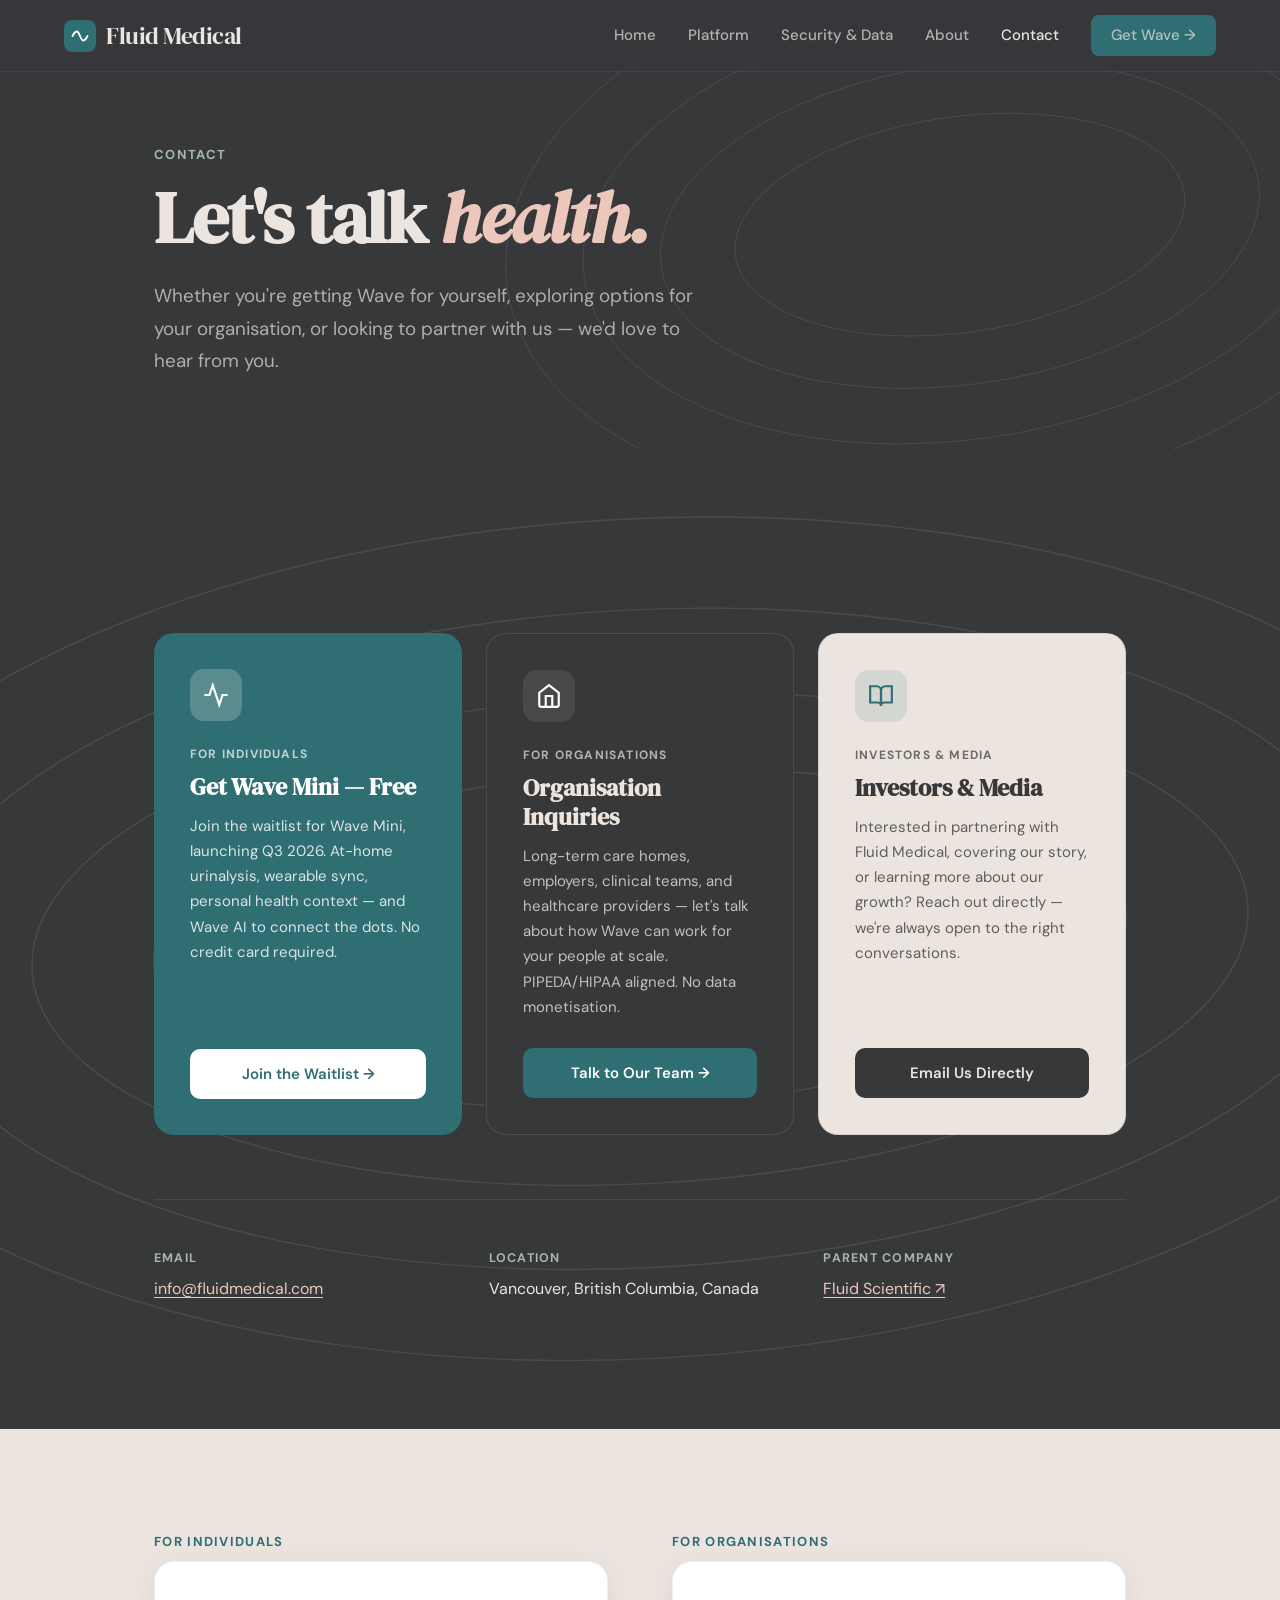
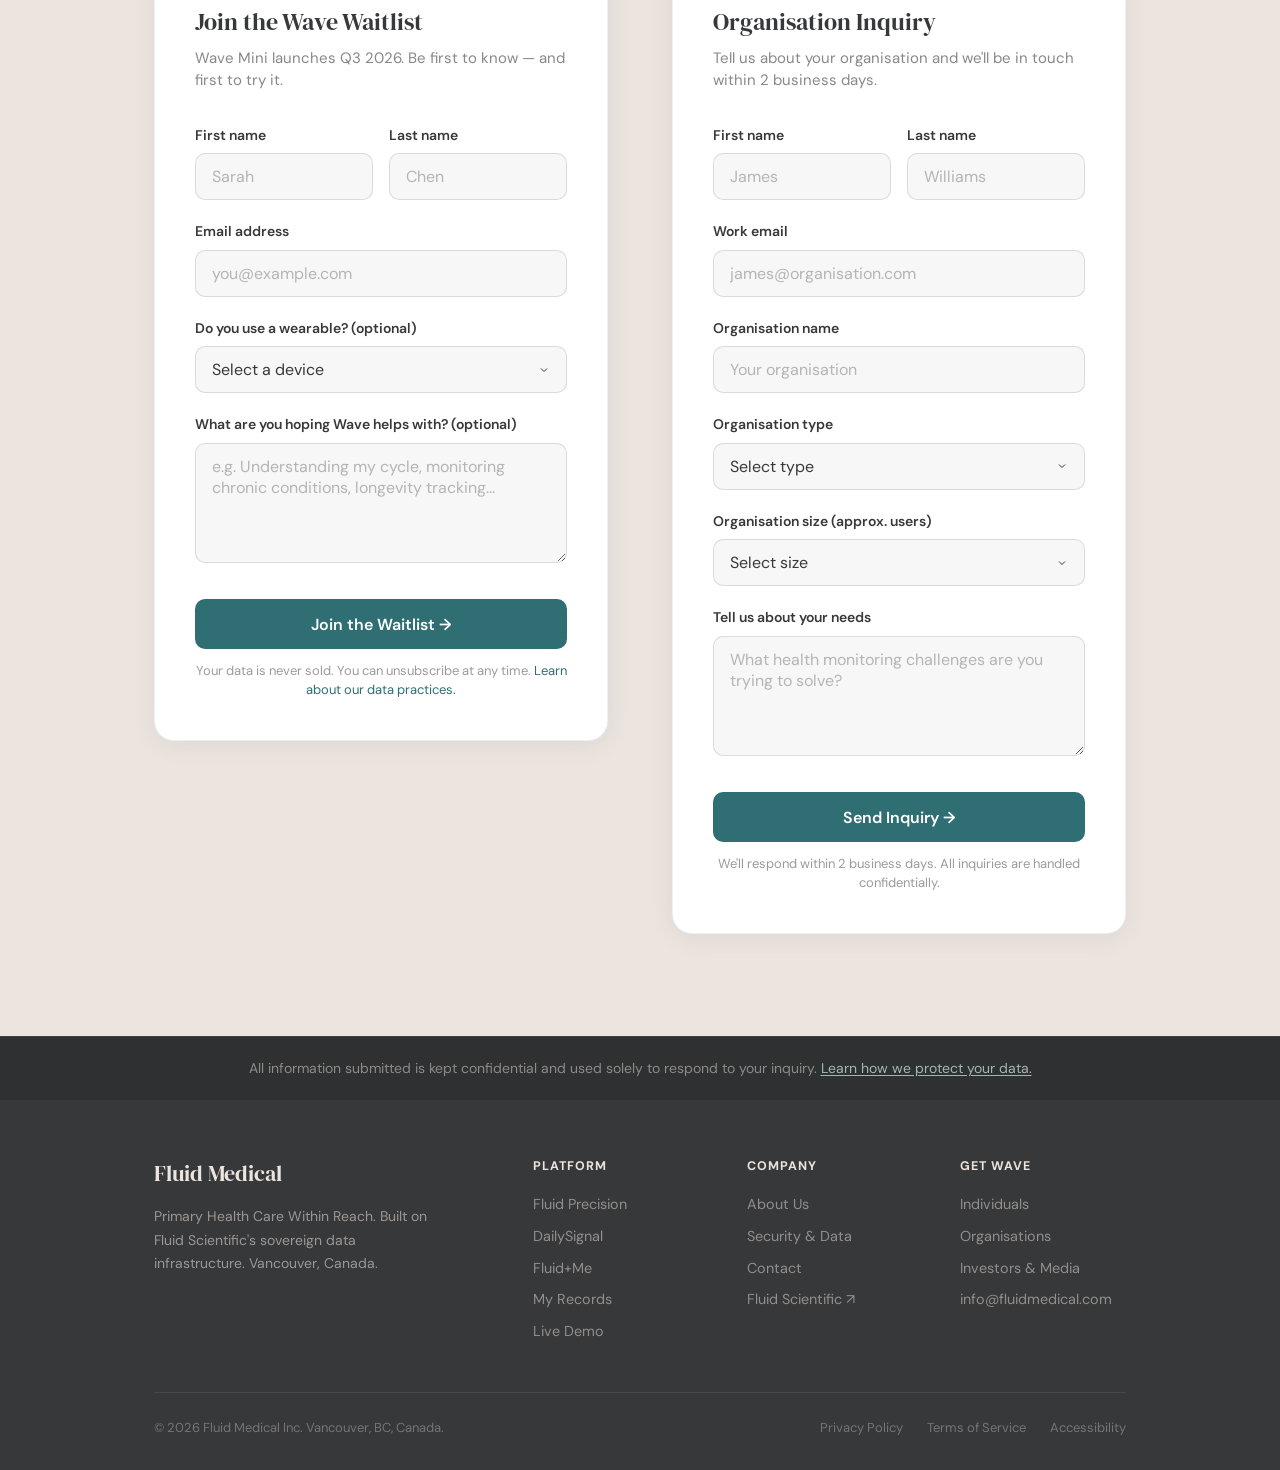
<file: old_fluidmedical-contact.html>
<!DOCTYPE html>
<html lang="en">
<head>
<meta charset="UTF-8">
<meta name="viewport" content="width=device-width, initial-scale=1.0">
<title>Contact — Fluid Medical</title>
<link rel="preconnect" href="https://fonts.googleapis.com">
<link rel="preconnect" href="https://fonts.gstatic.com" crossorigin>
<link href="https://fonts.googleapis.com/css2?family=DM+Serif+Display:ital@0;1&family=DM+Sans:opsz,wght@9..40,300;9..40,400;9..40,500;9..40,600;9..40,700&display=swap" rel="stylesheet">
<style>
*, *::before, *::after { box-sizing: border-box; margin: 0; padding: 0; }
:root {
  --charcoal: #37383A; --platinum: #ECE5DF; --teal: #2F6E73;
  --sage: #A2B7B0; --tangerine: #F0721B; --blush: #ECC8BC; --white: #ffffff;
  --nav-h: 72px;
}
html { scroll-behavior: smooth; }
body { font-family: 'DM Sans', system-ui, sans-serif; background: var(--platinum); color: var(--charcoal); line-height: 1.65; -webkit-font-smoothing: antialiased; }
a { color: inherit; text-decoration: none; }
h1, h2, h3, h4 { font-family: 'DM Serif Display', Georgia, serif; line-height: 1.15; }
h1 { font-size: clamp(2.4rem, 6vw, 4.5rem); letter-spacing: -0.02em; }
h2 { font-size: clamp(1.6rem, 3.5vw, 2.5rem); letter-spacing: -0.015em; }
h3 { font-size: clamp(1.2rem, 2.2vw, 1.5rem); }
p { font-size: 1.0625rem; }

/* ── Nav ── */
nav { position: fixed; top: 0; left: 0; right: 0; z-index: 100; height: var(--nav-h); display: flex; align-items: center; justify-content: space-between; padding: 0 clamp(1.5rem, 5vw, 4rem); background: rgba(55,56,58,0.97); backdrop-filter: blur(12px); border-bottom: 1px solid rgba(255,255,255,0.07); transition: box-shadow 0.3s; }
.nav-logo { font-family: 'DM Serif Display', serif; font-size: 1.5rem; color: var(--platinum); letter-spacing: -0.02em; display: flex; align-items: center; gap: 10px; }
.nav-logo-mark { width: 32px; height: 32px; background: var(--teal); border-radius: 8px; display: flex; align-items: center; justify-content: center; }
.nav-links { display: flex; align-items: center; gap: 2rem; }
.nav-links a { color: rgba(236,229,223,0.7); font-size: 0.9375rem; font-weight: 500; transition: color 0.2s; }
.nav-links a:hover, .nav-links a.active { color: var(--platinum); }
.btn-nav { background: var(--teal); color: var(--white); padding: 0.5rem 1.25rem; border-radius: 8px; font-size: 0.9375rem; font-weight: 600; transition: background 0.2s, transform 0.15s; }
.btn-nav:hover { background: #246063; transform: translateY(-1px); }
.hamburger { display: none; flex-direction: column; gap: 5px; cursor: pointer; padding: 4px; background: none; border: none; }
.hamburger span { display: block; width: 22px; height: 2px; background: var(--platinum); border-radius: 2px; }
.mobile-menu { display: none; position: fixed; top: var(--nav-h); left: 0; right: 0; z-index: 99; background: var(--charcoal); padding: 1.5rem 2rem 2rem; flex-direction: column; gap: 0.25rem; border-bottom: 1px solid rgba(255,255,255,0.1); }
.mobile-menu.open { display: flex; }
.mobile-menu a { color: var(--platinum); font-size: 1rem; font-weight: 500; padding: 0.65rem 0; border-bottom: 1px solid rgba(255,255,255,0.07); }
.mobile-menu .btn-nav { margin-top: 0.75rem; justify-content: center; border-bottom: none; }

/* ── Layout ── */
.topo-wrap { position: absolute; inset: 0; overflow: hidden; pointer-events: none; opacity: 0.09; z-index: 0; }
.topo-wrap svg { width: 100%; height: 100%; }
.section { position: relative; overflow: hidden; }
.section-dark { background: var(--charcoal); color: var(--platinum); }
.section-light { background: var(--platinum); color: var(--charcoal); }
.container { max-width: 1100px; margin: 0 auto; padding: 0 clamp(1.5rem, 5vw, 4rem); position: relative; z-index: 1; }
.section-pad { padding: clamp(5rem, 10vw, 9rem) 0; }
.eyebrow { font-size: 0.8125rem; font-weight: 700; letter-spacing: 0.1em; text-transform: uppercase; margin-bottom: 0.75rem; }
.eyebrow-sage { color: var(--sage); }
.eyebrow-teal { color: var(--teal); }

/* ── Hero ── */
.page-hero { background: var(--charcoal); color: var(--platinum); padding: calc(var(--nav-h) + 4.5rem) 0 4.5rem; position: relative; overflow: hidden; }
.page-hero h1 em { font-style: italic; color: var(--blush); }
.page-hero-sub { font-size: clamp(1rem, 2vw, 1.175rem); color: rgba(236,229,223,0.68); margin-top: 1.25rem; line-height: 1.72; max-width: 560px; }

/* ── Contact Cards ── */
.contact-cards { display: grid; grid-template-columns: repeat(3, 1fr); gap: 1.5rem; margin-top: 3.5rem; }
.contact-card { border-radius: 20px; padding: 2.25rem; position: relative; overflow: hidden; display: flex; flex-direction: column; }
.contact-card.card-wave { background: var(--teal); color: white; }
.contact-card.card-org { background: var(--charcoal); color: var(--platinum); border: 1px solid rgba(255,255,255,0.1); }
.contact-card.card-invest { background: var(--platinum); color: var(--charcoal); border: 1px solid rgba(55,56,58,0.12); }
.card-icon { width: 52px; height: 52px; border-radius: 14px; display: flex; align-items: center; justify-content: center; margin-bottom: 1.5rem; }
.card-wave .card-icon { background: rgba(255,255,255,0.2); }
.card-org .card-icon { background: rgba(255,255,255,0.08); }
.card-invest .card-icon { background: rgba(47,110,115,0.12); }
.card-label { font-size: 0.75rem; font-weight: 700; letter-spacing: 0.1em; text-transform: uppercase; margin-bottom: 0.5rem; opacity: 0.7; }
.card-title { font-family: 'DM Serif Display', serif; font-size: 1.5rem; margin-bottom: 0.75rem; line-height: 1.2; }
.card-desc { font-size: 0.9375rem; line-height: 1.68; margin-bottom: 1.75rem; opacity: 0.78; flex: 1; }
.card-wave .card-desc { opacity: 0.82; }
.card-cta-btn { display: inline-flex; align-items: center; gap: 8px; padding: 0.8rem 1.5rem; border-radius: 10px; font-size: 0.9375rem; font-weight: 600; cursor: pointer; border: none; transition: all 0.2s; font-family: 'DM Sans', sans-serif; text-align: center; justify-content: center; }
.card-wave .card-cta-btn { background: white; color: var(--teal); }
.card-wave .card-cta-btn:hover { background: var(--platinum); }
.card-org .card-cta-btn { background: var(--teal); color: white; }
.card-org .card-cta-btn:hover { background: #246063; }
.card-invest .card-cta-btn { background: var(--charcoal); color: var(--platinum); }
.card-invest .card-cta-btn:hover { background: #4a4b4e; }

/* ── Forms ── */
.form-section { padding: clamp(4rem, 8vw, 7rem) 0; }
.forms-grid { display: grid; grid-template-columns: 1fr 1fr; gap: 4rem; align-items: start; }
.form-card { background: white; border-radius: 20px; padding: 2.5rem; box-shadow: 0 4px 24px rgba(55,56,58,0.08); border: 1px solid rgba(55,56,58,0.08); }
.form-card-title { font-family: 'DM Serif Display', serif; font-size: 1.5rem; margin-bottom: 0.35rem; }
.form-card-sub { color: rgba(55,56,58,0.6); font-size: 0.9375rem; margin-bottom: 2rem; line-height: 1.5; }
.form-group { margin-bottom: 1.25rem; }
.form-label { display: block; font-size: 0.875rem; font-weight: 600; color: var(--charcoal); margin-bottom: 0.4rem; }
.form-input {
  width: 100%; padding: 0.75rem 1rem;
  background: rgba(55,56,58,0.04); border: 1.5px solid rgba(55,56,58,0.15);
  border-radius: 10px; font-size: 1rem; font-family: 'DM Sans', sans-serif;
  color: var(--charcoal); outline: none; transition: border-color 0.2s, background 0.2s;
}
.form-input:focus { border-color: var(--teal); background: rgba(47,110,115,0.03); }
.form-input::placeholder { color: rgba(55,56,58,0.35); }
textarea.form-input { resize: vertical; min-height: 120px; }
select.form-input { appearance: none; background-image: url("data:image/svg+xml,%3Csvg xmlns='http://www.w3.org/2000/svg' width='12' height='12' viewBox='0 0 24 24' fill='none' stroke='%2337383A' stroke-width='2'%3E%3Cpolyline points='6 9 12 15 18 9'%3E%3C/polyline%3E%3C/svg%3E"); background-repeat: no-repeat; background-position: right 1rem center; padding-right: 2.5rem; }
.form-row { display: grid; grid-template-columns: 1fr 1fr; gap: 1rem; }
.form-submit { width: 100%; padding: 0.9rem; background: var(--teal); color: white; border: none; border-radius: 10px; font-size: 1rem; font-weight: 600; cursor: pointer; font-family: 'DM Sans', sans-serif; transition: background 0.2s, transform 0.15s; margin-top: 0.5rem; }
.form-submit:hover { background: #246063; transform: translateY(-1px); }
.form-note { font-size: 0.8125rem; color: rgba(55,56,58,0.5); margin-top: 0.75rem; line-height: 1.5; text-align: center; }
.form-success { display: none; text-align: center; padding: 2rem 0; }
.form-success svg { width: 52px; height: 52px; margin: 0 auto 1rem; color: var(--teal); }
.form-success h4 { font-family: 'DM Serif Display', serif; font-size: 1.3rem; margin-bottom: 0.5rem; }
.form-success p { color: rgba(55,56,58,0.65); font-size: 0.9375rem; }

/* ── Info Section ── */
.info-grid { display: grid; grid-template-columns: 1fr 1fr 1fr; gap: 2rem; margin-top: 3rem; }
.info-item { display: flex; flex-direction: column; gap: 0.5rem; }
.info-label { font-size: 0.78rem; font-weight: 700; letter-spacing: 0.1em; text-transform: uppercase; color: var(--sage); }
.info-value { font-size: 1rem; color: var(--platinum); line-height: 1.5; }
.info-value a { color: var(--blush); text-decoration: underline; text-underline-offset: 3px; }

/* ── Privacy strip ── */
.privacy-mini { background: rgba(0,0,0,0.15); border-top: 1px solid rgba(255,255,255,0.07); padding: 1.25rem 0; text-align: center; }
.privacy-mini p { color: rgba(236,229,223,0.5); font-size: 0.875rem; }
.privacy-mini a { color: var(--sage); text-decoration: underline; text-underline-offset: 2px; }

/* ── Footer ── */
footer { background: var(--charcoal); color: rgba(236,229,223,0.55); padding: 3.5rem 0 2rem; }
.footer-inner { display: grid; grid-template-columns: 2fr 1fr 1fr 1fr; gap: 3rem; margin-bottom: 2.5rem; }
.footer-logo { font-family: 'DM Serif Display', serif; font-size: 1.4rem; color: var(--platinum); margin-bottom: 0.75rem; }
.footer-tagline { font-size: 0.875rem; line-height: 1.65; max-width: 280px; }
.footer-col h5 { color: var(--platinum); font-size: 0.78rem; font-weight: 700; letter-spacing: 0.08em; text-transform: uppercase; margin-bottom: 1rem; }
.footer-col a { display: block; font-size: 0.9rem; margin-bottom: 0.5rem; color: rgba(236,229,223,0.5); transition: color 0.2s; }
.footer-col a:hover { color: var(--platinum); }
.footer-bottom { border-top: 1px solid rgba(255,255,255,0.08); padding-top: 1.5rem; display: flex; justify-content: space-between; align-items: center; flex-wrap: wrap; gap: 1rem; }
.footer-copy { color: rgba(236,229,223,0.35); font-size: 0.8125rem; }
.footer-legal { display: flex; gap: 1.5rem; }
.footer-legal a { color: rgba(236,229,223,0.35); font-size: 0.8125rem; transition: color 0.2s; }
.footer-legal a:hover { color: rgba(236,229,223,0.65); }

@media (max-width: 900px) {
  .contact-cards { grid-template-columns: 1fr; }
  .forms-grid { grid-template-columns: 1fr; gap: 2rem; }
  .info-grid { grid-template-columns: 1fr 1fr; }
  .footer-inner { grid-template-columns: 1fr 1fr; gap: 2rem; }
}
@media (max-width: 640px) {
  .nav-links { display: none; }
  .hamburger { display: flex; }
  .form-row { grid-template-columns: 1fr; }
  .info-grid { grid-template-columns: 1fr; }
  .footer-inner { grid-template-columns: 1fr; gap: 1.5rem; }
}
</style>
</head>
<body>

<nav id="mainNav">
  <a href="fluidmedical-home.html" class="nav-logo">
    <div class="nav-logo-mark"><svg width="18" height="12" viewBox="0 0 24 16" fill="none" stroke="white" stroke-width="2.5" stroke-linecap="round"><path d="M2 8c0 0 3-6 6-6s5 12 8 12 6-6 6-6"/></svg></div>
    Fluid Medical
  </a>
  <div class="nav-links">
    <a href="fluidmedical-home.html">Home</a>
    <a href="fluidmedical-platform.html">Platform</a>
    <a href="fluidmedical-security.html">Security &amp; Data</a>
    <a href="fluidmedical-about.html">About</a>
    <a href="fluidmedical-contact.html" class="active">Contact</a>
    <a href="fluidmedical-contact.html" class="btn-nav">Get Wave →</a>
  </div>
  <button class="hamburger" onclick="toggleMenu()" aria-label="Menu"><span></span><span></span><span></span></button>
</nav>
<div class="mobile-menu" id="mobileMenu">
  <a href="fluidmedical-home.html">Home</a>
  <a href="fluidmedical-platform.html">Platform</a>
  <a href="fluidmedical-security.html">Security &amp; Data</a>
  <a href="fluidmedical-about.html">About</a>
  <a href="fluidmedical-contact.html">Contact</a>
  <a href="fluidmedical-contact.html" class="btn-nav">Get Wave →</a>
</div>

<!-- ── Hero ── -->
<section class="page-hero section">
  <div class="topo-wrap">
    <svg viewBox="0 0 1400 500" xmlns="http://www.w3.org/2000/svg" preserveAspectRatio="xMidYMid slice">
      <g fill="none" stroke="white" stroke-width="1">
        <ellipse cx="1050" cy="250" rx="500" ry="300" transform="rotate(-8 1050 250)"/>
        <ellipse cx="1050" cy="250" rx="415" ry="235" transform="rotate(-8 1050 250)"/>
        <ellipse cx="1050" cy="250" rx="330" ry="175" transform="rotate(-8 1050 250)"/>
        <ellipse cx="1050" cy="250" rx="248" ry="118" transform="rotate(-8 1050 250)"/>
      </g>
    </svg>
  </div>
  <div class="container">
    <div class="eyebrow eyebrow-sage">Contact</div>
    <h1>Let's talk <em>health.</em></h1>
    <p class="page-hero-sub">Whether you're getting Wave for yourself, exploring options for your organisation, or looking to partner with us — we'd love to hear from you.</p>
  </div>
</section>

<!-- ── Contact Cards ── -->
<section class="section section-dark section-pad">
  <div class="topo-wrap">
    <svg viewBox="0 0 1400 700" xmlns="http://www.w3.org/2000/svg" preserveAspectRatio="xMidYMid slice">
      <g fill="none" stroke="white" stroke-width="1">
        <ellipse cx="700" cy="350" rx="620" ry="300" transform="rotate(-3 700 350)"/>
        <ellipse cx="700" cy="350" rx="525" ry="235" transform="rotate(-3 700 350)"/>
        <ellipse cx="700" cy="350" rx="435" ry="175" transform="rotate(-3 700 350)"/>
        <ellipse cx="700" cy="350" rx="348" ry="120" transform="rotate(-3 700 350)"/>
      </g>
    </svg>
  </div>
  <div class="container">
    <div class="contact-cards">
      <!-- Card 1: Get Wave -->
      <div class="contact-card card-wave">
        <div class="card-icon">
          <svg width="26" height="26" viewBox="0 0 24 24" fill="none" stroke="white" stroke-width="2" stroke-linecap="round"><path d="M22 12h-4l-3 9L9 3l-3 9H2"/></svg>
        </div>
        <div class="card-label">For Individuals</div>
        <h3 class="card-title">Get Wave Mini — Free</h3>
        <p class="card-desc">Join the waitlist for Wave Mini, launching Q3 2026. At-home urinalysis, wearable sync, personal health context — and Wave AI to connect the dots. No credit card required.</p>
        <a href="#individual-form" class="card-cta-btn">Join the Waitlist →</a>
      </div>

      <!-- Card 2: Organisation Inquiries -->
      <div class="contact-card card-org">
        <div class="card-icon">
          <svg width="26" height="26" viewBox="0 0 24 24" fill="none" stroke="white" stroke-width="2" stroke-linecap="round"><path d="M3 9l9-7 9 7v11a2 2 0 01-2 2H5a2 2 0 01-2-2z"/><polyline points="9 22 9 12 15 12 15 22"/></svg>
        </div>
        <div class="card-label">For Organisations</div>
        <h3 class="card-title">Organisation Inquiries</h3>
        <p class="card-desc">Long-term care homes, employers, clinical teams, and healthcare providers — let's talk about how Wave can work for your people at scale. PIPEDA/HIPAA aligned. No data monetisation.</p>
        <a href="#org-form" class="card-cta-btn">Talk to Our Team →</a>
      </div>

      <!-- Card 3: Investors & Media -->
      <div class="contact-card card-invest">
        <div class="card-icon">
          <svg width="26" height="26" viewBox="0 0 24 24" fill="none" stroke="#2F6E73" stroke-width="2" stroke-linecap="round"><path d="M2 3h6a4 4 0 014 4v14a3 3 0 00-3-3H2z"/><path d="M22 3h-6a4 4 0 00-4 4v14a3 3 0 013-3h7z"/></svg>
        </div>
        <div class="card-label">Investors &amp; Media</div>
        <h3 class="card-title">Investors &amp; Media</h3>
        <p class="card-desc">Interested in partnering with Fluid Medical, covering our story, or learning more about our growth? Reach out directly — we're always open to the right conversations.</p>
        <a href="mailto:info@fluidmedical.com" class="card-cta-btn">Email Us Directly</a>
      </div>
    </div>

    <!-- Direct contact info -->
    <div class="info-grid" style="margin-top:4rem;border-top:1px solid rgba(255,255,255,0.08);padding-top:3rem;">
      <div class="info-item">
        <div class="info-label">Email</div>
        <div class="info-value"><a href="mailto:info@fluidmedical.com">info@fluidmedical.com</a></div>
      </div>
      <div class="info-item">
        <div class="info-label">Location</div>
        <div class="info-value">Vancouver, British Columbia, Canada</div>
      </div>
      <div class="info-item">
        <div class="info-label">Parent Company</div>
        <div class="info-value"><a href="https://fluidscientific.com" target="_blank">Fluid Scientific ↗</a></div>
      </div>
    </div>
  </div>
</section>

<!-- ── Forms ── -->
<section class="section section-light form-section">
  <div class="container">
    <div class="forms-grid">

      <!-- Individual / Waitlist Form -->
      <div id="individual-form">
        <div class="eyebrow eyebrow-teal" style="margin-bottom:0.5rem;">For Individuals</div>
        <div class="form-card">
          <div class="form-card-title">Join the Wave Waitlist</div>
          <p class="form-card-sub">Wave Mini launches Q3 2026. Be first to know — and first to try it.</p>
          <form id="waitlistForm" onsubmit="handleSubmit(event, 'waitlistForm', 'waitlistSuccess')">
            <div class="form-row">
              <div class="form-group">
                <label class="form-label" for="fname">First name</label>
                <input type="text" id="fname" class="form-input" placeholder="Sarah" required>
              </div>
              <div class="form-group">
                <label class="form-label" for="lname">Last name</label>
                <input type="text" id="lname" class="form-input" placeholder="Chen" required>
              </div>
            </div>
            <div class="form-group">
              <label class="form-label" for="email">Email address</label>
              <input type="email" id="email" class="form-input" placeholder="you@example.com" required>
            </div>
            <div class="form-group">
              <label class="form-label" for="wearable">Do you use a wearable? (optional)</label>
              <select id="wearable" class="form-input">
                <option value="">Select a device</option>
                <option>Apple Watch</option>
                <option>Oura Ring</option>
                <option>WHOOP</option>
                <option>Samsung Galaxy Watch</option>
                <option>Fitbit</option>
                <option>Garmin</option>
                <option>No wearable</option>
                <option>Other</option>
              </select>
            </div>
            <div class="form-group">
              <label class="form-label" for="why">What are you hoping Wave helps with? (optional)</label>
              <textarea id="why" class="form-input" placeholder="e.g. Understanding my cycle, monitoring chronic conditions, longevity tracking..."></textarea>
            </div>
            <button type="submit" class="form-submit">Join the Waitlist →</button>
            <p class="form-note">Your data is never sold. You can unsubscribe at any time. <a href="fluidmedical-security.html" style="color:var(--teal);">Learn about our data practices.</a></p>
          </form>
          <div class="form-success" id="waitlistSuccess">
            <svg viewBox="0 0 24 24" fill="none" stroke="currentColor" stroke-width="1.5" stroke-linecap="round"><path d="M22 11.08V12a10 10 0 11-5.93-9.14"/><polyline points="22 4 12 14.01 9 11.01"/></svg>
            <h4>You're on the list!</h4>
            <p>We'll be in touch before Wave Mini launches Q3 2026. We're excited to have you.</p>
          </div>
        </div>
      </div>

      <!-- Organisation Form -->
      <div id="org-form">
        <div class="eyebrow eyebrow-teal" style="margin-bottom:0.5rem;">For Organisations</div>
        <div class="form-card">
          <div class="form-card-title">Organisation Inquiry</div>
          <p class="form-card-sub">Tell us about your organisation and we'll be in touch within 2 business days.</p>
          <form id="orgForm" onsubmit="handleSubmit(event, 'orgForm', 'orgSuccess')">
            <div class="form-row">
              <div class="form-group">
                <label class="form-label" for="org-fname">First name</label>
                <input type="text" id="org-fname" class="form-input" placeholder="James" required>
              </div>
              <div class="form-group">
                <label class="form-label" for="org-lname">Last name</label>
                <input type="text" id="org-lname" class="form-input" placeholder="Williams" required>
              </div>
            </div>
            <div class="form-group">
              <label class="form-label" for="org-email">Work email</label>
              <input type="email" id="org-email" class="form-input" placeholder="james@organisation.com" required>
            </div>
            <div class="form-group">
              <label class="form-label" for="org-name">Organisation name</label>
              <input type="text" id="org-name" class="form-input" placeholder="Your organisation" required>
            </div>
            <div class="form-group">
              <label class="form-label" for="org-type">Organisation type</label>
              <select id="org-type" class="form-input" required>
                <option value="">Select type</option>
                <option>Long-term care facility</option>
                <option>Employer / workplace wellness</option>
                <option>Clinical / healthcare practice</option>
                <option>Research / clinical trials</option>
                <option>Government / public health</option>
                <option>Other</option>
              </select>
            </div>
            <div class="form-group">
              <label class="form-label" for="org-size">Organisation size (approx. users)</label>
              <select id="org-size" class="form-input">
                <option value="">Select size</option>
                <option>Under 50</option>
                <option>50–200</option>
                <option>200–500</option>
                <option>500–2,000</option>
                <option>2,000+</option>
              </select>
            </div>
            <div class="form-group">
              <label class="form-label" for="org-msg">Tell us about your needs</label>
              <textarea id="org-msg" class="form-input" placeholder="What health monitoring challenges are you trying to solve?" required></textarea>
            </div>
            <button type="submit" class="form-submit">Send Inquiry →</button>
            <p class="form-note">We'll respond within 2 business days. All inquiries are handled confidentially.</p>
          </form>
          <div class="form-success" id="orgSuccess">
            <svg viewBox="0 0 24 24" fill="none" stroke="currentColor" stroke-width="1.5" stroke-linecap="round"><path d="M22 11.08V12a10 10 0 11-5.93-9.14"/><polyline points="22 4 12 14.01 9 11.01"/></svg>
            <h4>Message received.</h4>
            <p>Our team will be in touch within 2 business days. Thank you for reaching out.</p>
          </div>
        </div>
      </div>
    </div>
  </div>
</section>

<!-- ── Privacy mini ── -->
<section class="section section-dark">
  <div class="privacy-mini">
    <div class="container">
      <p>All information submitted is kept confidential and used solely to respond to your inquiry. <a href="fluidmedical-security.html">Learn how we protect your data.</a></p>
    </div>
  </div>
</section>

<!-- ── Footer ── -->
<footer>
  <div class="container">
    <div class="footer-inner">
      <div>
        <div class="footer-logo">Fluid Medical</div>
        <p class="footer-tagline">Primary Health Care Within Reach. Built on Fluid Scientific's sovereign data infrastructure. Vancouver, Canada.</p>
      </div>
      <div class="footer-col">
        <h5>Platform</h5>
        <a href="fluidmedical-platform.html">Fluid Precision</a>
        <a href="fluidmedical-platform.html">DailySignal</a>
        <a href="fluidmedical-platform.html">Fluid+Me</a>
        <a href="fluidmedical-platform.html">My Records</a>
        <a href="fluidmedical-demo.html">Live Demo</a>
      </div>
      <div class="footer-col">
        <h5>Company</h5>
        <a href="fluidmedical-about.html">About Us</a>
        <a href="fluidmedical-security.html">Security &amp; Data</a>
        <a href="fluidmedical-contact.html">Contact</a>
        <a href="https://fluidscientific.com" target="_blank">Fluid Scientific ↗</a>
      </div>
      <div class="footer-col">
        <h5>Get Wave</h5>
        <a href="fluidmedical-contact.html">Individuals</a>
        <a href="fluidmedical-contact.html">Organisations</a>
        <a href="fluidmedical-contact.html">Investors &amp; Media</a>
        <a href="mailto:info@fluidmedical.com">info@fluidmedical.com</a>
      </div>
    </div>
    <div class="footer-bottom">
      <div class="footer-copy">© 2026 Fluid Medical Inc. Vancouver, BC, Canada.</div>
      <div class="footer-legal"><a href="#">Privacy Policy</a><a href="#">Terms of Service</a><a href="#">Accessibility</a></div>
    </div>
  </div>
</footer>

<script>
function toggleMenu() { document.getElementById('mobileMenu').classList.toggle('open'); }
document.querySelectorAll('.mobile-menu a').forEach(l => l.addEventListener('click', () => { document.getElementById('mobileMenu').classList.remove('open'); }));
window.addEventListener('scroll', () => { document.getElementById('mainNav').style.boxShadow = window.scrollY > 10 ? '0 4px 20px rgba(0,0,0,0.35)' : 'none'; });

function handleSubmit(event, formId, successId) {
  event.preventDefault();
  const form = document.getElementById(formId);
  const success = document.getElementById(successId);
  form.style.display = 'none';
  success.style.display = 'block';
}

// Smooth scroll to forms from cards
document.querySelectorAll('a[href^="#"]').forEach(anchor => {
  anchor.addEventListener('click', function(e) {
    e.preventDefault();
    const target = document.querySelector(this.getAttribute('href'));
    if (target) {
      const offset = 100;
      const pos = target.getBoundingClientRect().top + window.pageYOffset - offset;
      window.scrollTo({ top: pos, behavior: 'smooth' });
    }
  });
});
</script>
</body>
</html>
</file>
<file: colors_and_type.css>
/* Fluid Medical Design System - Tokens */
@import url('https://fonts.googleapis.com/css2?family=DM+Serif+Display:ital@0;1&family=DM+Sans:opsz,wght@9..40,300;9..40,400;9..40,500;9..40,600;9..40,700&display=swap');
:root {
  --fm-ink-900: #0E0D0B;
  --fm-ink-800: #131211;
  --fm-ink-700: #2A2620;
  --fm-ink-600: #3D372E;
  --fm-ink-500: #5C544A;
  --fm-ink-400: #7A7269;
  --fm-ink-300: #A19A8E;
  --fm-ink-200: #D6CFC1;
  --fm-ink-100: #E8E0CC;
  --fm-ink-050: #F2EDDF;
  --fm-brass-900: #6B4F18;
  --fm-brass-800: #8A6822;
  --fm-brass-700: #A07D2A;
  --fm-brass-600: #B58A2E;
  --fm-brass-500: #C99B3A;
  --fm-brass-400: #D4A943;
  --fm-brass-300: #E2BE69;
  --fm-brass-200: #EFD89C;
  --fm-brass-100: #F6E9C6;
  --fm-brass-050: #FBF4DF;
  --fm-cream-100: #FBF7EE;
  --fm-cream-200: #F6F0E1;
  --fm-cream-300: #EFE7D2;
  --fm-paper: #FFFFFF;
  --fm-sage-700: #3F5E50;
  --fm-sage-600: #527466;
  --fm-sage-500: #6E8B7E;
  --fm-sage-100: #DCE5DE;
  --fm-coral-700: #9E3A1F;
  --fm-coral-600: #C95A3A;
  --fm-coral-100: #F2D8CC;
  --fm-success: #4F7A4F;
  --fm-success-bg: #DFE9DA;
  --fm-warn: #C28E32;
  --fm-warn-bg: #F6E5C2;
  --fm-danger: #B33A2E;
  --fm-danger-bg: #F2D2CC;
  --fm-info: #3A6677;
  --fm-info-bg: #D6E2E7;
  --fm-bg: var(--fm-cream-100);
  --fm-bg-alt: var(--fm-cream-200);
  --fm-bg-deep: var(--fm-cream-300);
  --fm-bg-inverse: var(--fm-ink-900);
  --fm-surface: var(--fm-paper);
  --fm-surface-alt: var(--fm-cream-200);
  --fm-surface-inverse: var(--fm-ink-800);
  --fm-fg: var(--fm-ink-800);
  --fm-fg-strong: var(--fm-ink-900);
  --fm-fg-muted: var(--fm-ink-400);
  --fm-fg-faint: var(--fm-ink-300);
  --fm-fg-on-dark: var(--fm-cream-100);
  --fm-fg-on-brass: var(--fm-ink-900);
  --fm-brand: var(--fm-brass-600);
  --fm-brand-hover: var(--fm-brass-400);
  --fm-brand-active: var(--fm-brass-700);
  --fm-brand-tint: var(--fm-brass-100);
  --fm-border: var(--fm-ink-100);
  --fm-border-strong: var(--fm-ink-200);
  --fm-border-on-dark: rgba(251,247,238,0.12);
  --fm-focus-ring: var(--fm-brass-600);
  --fm-font-display: 'DM Serif Display', 'Georgia', serif;
  --fm-font-sans: 'DM Sans', system-ui, -apple-system, sans-serif;
  --fm-font-mono: 'JetBrains Mono', ui-monospace, monospace;
  --fm-text-2xs: 11px; --fm-text-xs: 12px; --fm-text-sm: 14px; --fm-text-base: 16px;
  --fm-text-lg: 18px; --fm-text-xl: 22px; --fm-text-2xl: 28px; --fm-text-3xl: 36px;
  --fm-text-4xl: 48px; --fm-text-5xl: 64px; --fm-text-6xl: 84px;
  --fm-leading-tight: 1.1; --fm-leading-snug: 1.25; --fm-leading-normal: 1.55; --fm-leading-relaxed: 1.72;
  --fm-track-tighter: -0.025em; --fm-track-tight: -0.015em; --fm-track-normal: 0; --fm-track-wide: 0.08em; --fm-track-wider: 0.14em;
  --fm-sp-1: 4px; --fm-sp-2: 8px; --fm-sp-3: 12px; --fm-sp-4: 16px; --fm-sp-5: 24px;
  --fm-sp-6: 32px; --fm-sp-7: 48px; --fm-sp-8: 64px; --fm-sp-9: 96px; --fm-sp-10: 128px;
  --fm-r-xs: 4px; --fm-r-sm: 8px; --fm-r-md: 12px; --fm-r-lg: 16px; --fm-r-xl: 22px; --fm-r-2xl: 28px; --fm-r-pill: 999px;
  --fm-shadow-1: 0 1px 2px rgba(20,18,14,0.05); --fm-shadow-2: 0 2px 6px rgba(20,18,14,0.06);
  --fm-shadow-3: 0 8px 24px rgba(20,18,14,0.08); --fm-shadow-4: 0 18px 48px rgba(20,18,14,0.12);
  --fm-shadow-brass: 0 10px 30px rgba(181,138,46,0.25);
  --fm-shadow-inset: inset 0 1px 0 rgba(255,255,255,0.6);
  --fm-ease-out: cubic-bezier(0.22,0.61,0.36,1); --fm-ease-in-out: cubic-bezier(0.65,0,0.35,1);
  --fm-ease-spring: cubic-bezier(0.34,1.56,0.64,1);
  --fm-dur-fast: 120ms; --fm-dur-base: 220ms; --fm-dur-slow: 420ms;
  --fm-container: 1180px; --fm-container-narrow: 760px; --fm-nav-h: 72px;
}
.fm-display,.fm-h1,.fm-h2,.fm-h3,.fm-h4,.fm-h5{font-family:var(--fm-font-display);font-weight:400;line-height:var(--fm-leading-tight);letter-spacing:var(--fm-track-tight);color:var(--fm-fg-strong);text-wrap:balance}
.fm-display{font-size:clamp(48px,8vw,96px);letter-spacing:var(--fm-track-tighter);line-height:1.02}
.fm-h1{font-size:clamp(40px,6vw,64px)}.fm-h2{font-size:clamp(30px,4vw,44px)}.fm-h3{font-size:clamp(22px,2.6vw,30px)}
.fm-h4{font-size:20px;line-height:1.25}.fm-h5{font-size:17px;line-height:1.3}
.fm-display em,.fm-h1 em,.fm-h2 em,.fm-h3 em{font-style:italic;color:var(--fm-brand)}
.fm-body,.fm-p{font-family:var(--fm-font-sans);font-size:var(--fm-text-base);line-height:var(--fm-leading-relaxed);color:var(--fm-fg)}
.fm-lead{font-family:var(--fm-font-sans);font-size:clamp(17px,1.5vw,20px);line-height:var(--fm-leading-relaxed);color:var(--fm-fg-muted);font-weight:400}
.fm-small{font-family:var(--fm-font-sans);font-size:var(--fm-text-sm);line-height:var(--fm-leading-normal);color:var(--fm-fg-muted)}
.fm-caption{font-family:var(--fm-font-sans);font-size:var(--fm-text-xs);line-height:var(--fm-leading-normal);color:var(--fm-fg-muted)}
.fm-eyebrow{font-family:var(--fm-font-sans);font-size:var(--fm-text-xs);font-weight:600;letter-spacing:var(--fm-track-wider);text-transform:uppercase;color:var(--fm-brand);display:inline-flex;align-items:center;gap:8px}
.fm-eyebrow::before{content:'';width:18px;height:1px;background:var(--fm-brand)}
.fm-eyebrow.no-rule::before{display:none}
.fm-quote{font-family:var(--fm-font-display);font-style:italic;font-size:clamp(24px,3vw,36px);line-height:1.3;color:var(--fm-fg-strong);letter-spacing:var(--fm-track-tight)}
.fm-mono{font-family:var(--fm-font-mono);font-size:var(--fm-text-sm);letter-spacing:0}
.fm-typeset h1{font:400 clamp(40px,6vw,64px)/1.1 var(--fm-font-display);letter-spacing:var(--fm-track-tight)}
.fm-typeset h2{font:400 clamp(30px,4vw,44px)/1.15 var(--fm-font-display);letter-spacing:var(--fm-track-tight)}
.fm-typeset h3{font:400 22px/1.2 var(--fm-font-display)}.fm-typeset h4{font:600 18px/1.3 var(--fm-font-sans)}
.fm-typeset p{font:400 16px/1.72 var(--fm-font-sans);margin-bottom:1em}
.fm-typeset a{color:var(--fm-brand);text-decoration:underline;text-underline-offset:3px;text-decoration-color:var(--fm-brass-200)}
.fm-typeset a:hover{text-decoration-color:var(--fm-brand)}
.fm-typeset code{font:500 0.92em/1 var(--fm-font-mono);background:var(--fm-bg-alt);padding:2px 6px;border-radius:4px}
</file>
